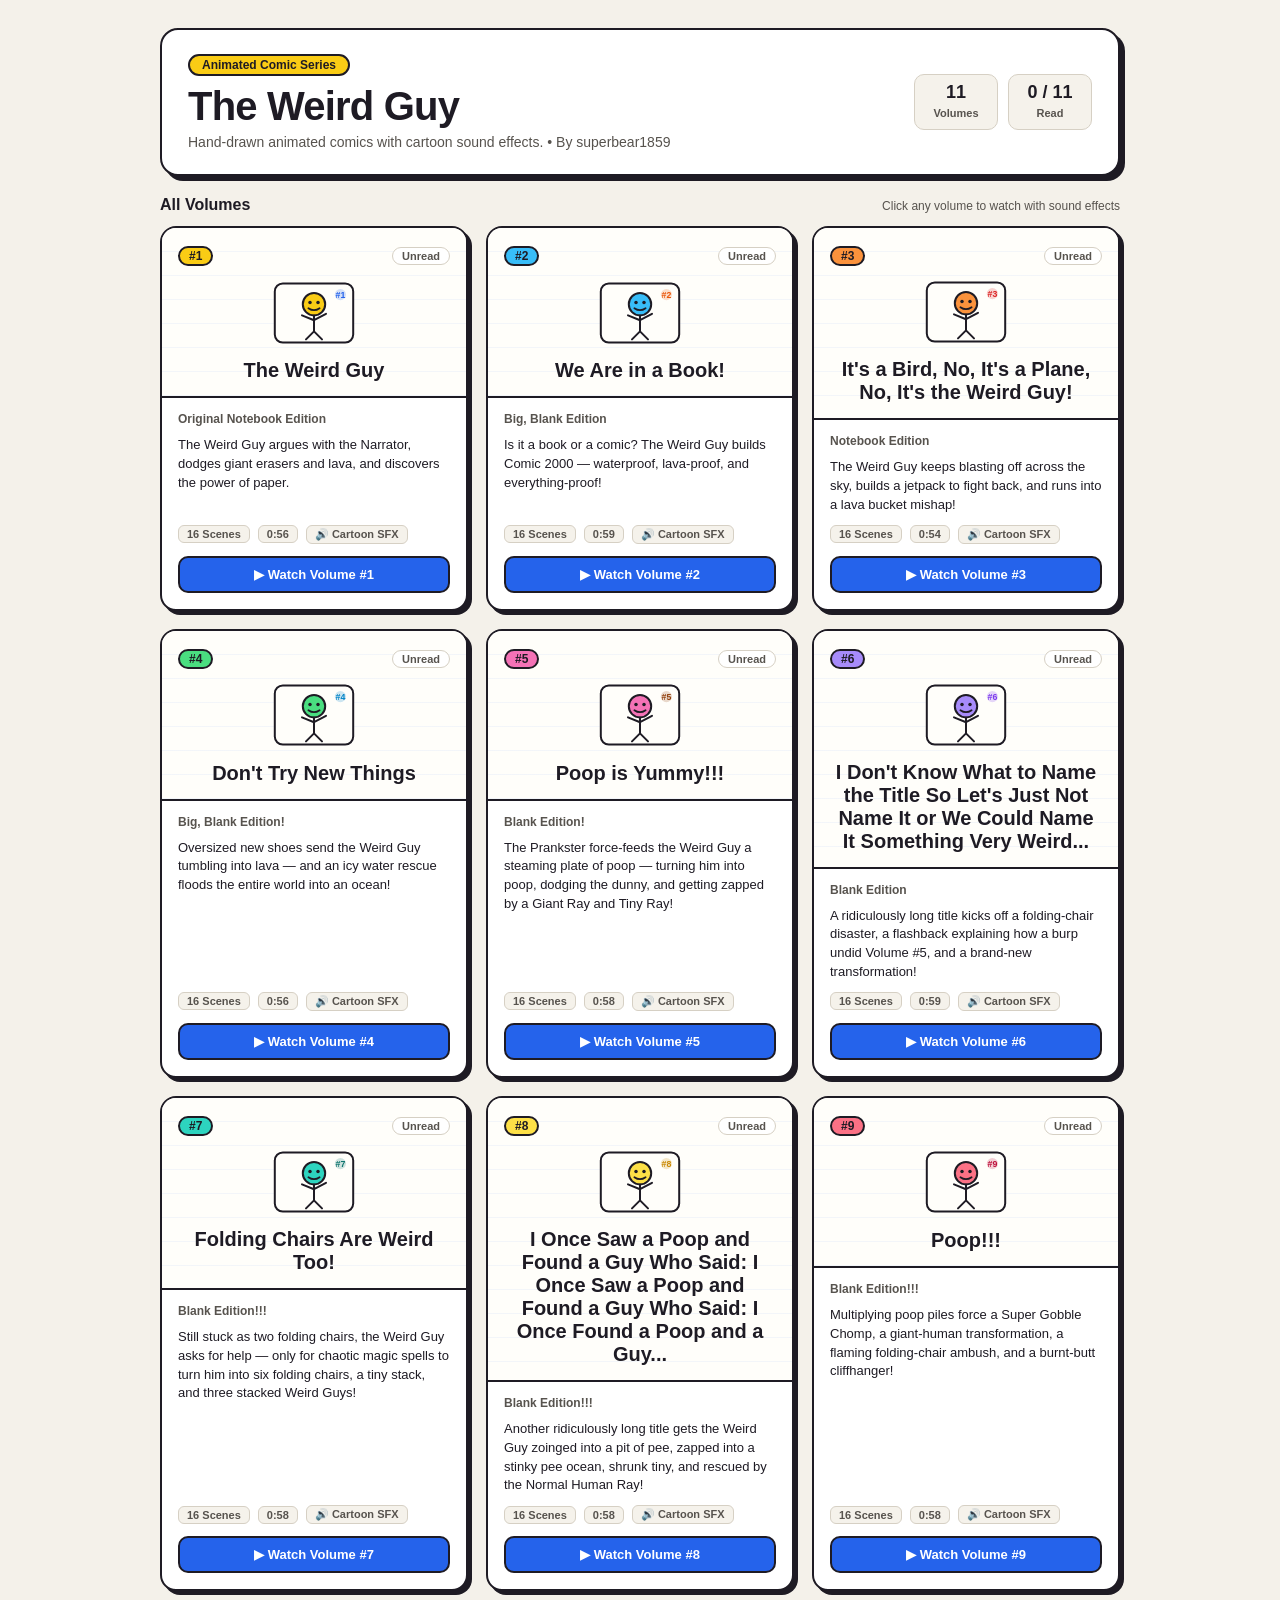
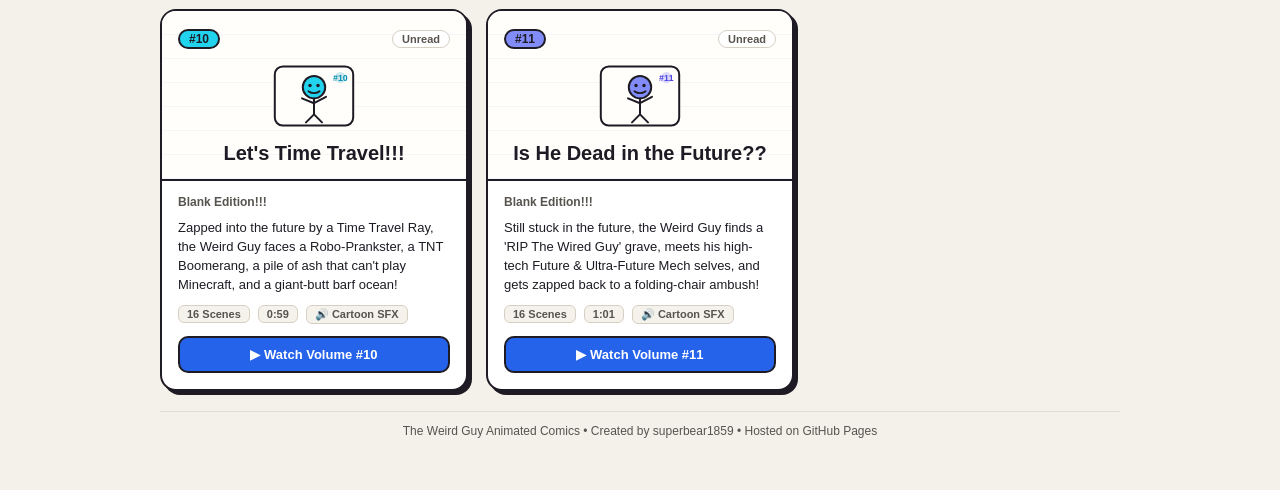
<file: index.html>
<!DOCTYPE html>
<html lang="en">
<head>
  <meta charset="utf-8" />
  <meta name="viewport" content="width=device-width, initial-scale=1.0" />
  <title>The Weird Guy — Animated Comic Series by superbear1859</title>
  <link rel="stylesheet" href="assets/reader.css?v=2" />
</head>
<body>
  <main class="library-wrap">
    <header class="hero">
      <div>
        <span class="hero-kicker">Animated Comic Series</span>
        <h1 id="seriesTitle" class="hero-title">The Weird Guy</h1>
        <p id="seriesSub" class="hero-sub">Hand-drawn animated comics with cartoon sound effects &bull; By superbear1859</p>
      </div>
      <div class="hero-stats" id="heroStats">
        <div class="stat-chip">
          <span class="stat-num" id="statVols">—</span>
          <span class="stat-lbl">Volumes</span>
        </div>
        <div class="stat-chip">
          <span class="stat-num" id="statRead">0</span>
          <span class="stat-lbl">Read</span>
        </div>
      </div>
    </header>

    <section id="continueBanner" class="continue-banner" style="display: none;"></section>

    <section>
      <div class="section-header" style="margin-bottom: 12px;">
        <h2 class="section-title">All Volumes</h2>
        <span class="section-hint">Click any volume to watch with sound effects</span>
      </div>
      <div id="shelfGrid" class="shelf-grid"></div>
    </section>

    <footer class="site-footer">
      The Weird Guy Animated Comics &bull; Created by superbear1859 &bull; Hosted on GitHub Pages
    </footer>
  </main>

  <script src="assets/nav.js?v=3"></script>
  <script>
    (function () {
      'use strict';

      const esc = s => String(s)
        .replace(/&/g, '&amp;')
        .replace(/</g, '&lt;')
        .replace(/>/g, '&gt;')
        .replace(/"/g, '&quot;');

      function weirdGuyCoverDoodle(vol) {
        const accent = vol.coverAccent || '#2563EB';
        const badge = vol.badgeColor || '#FACC15';
        return `
          <svg width="88" height="72" viewBox="0 0 110 90" aria-hidden="true">
            <rect x="6" y="8" width="98" height="74" rx="10" fill="#FFFEFA" stroke="#1E1B24" stroke-width="2.5" />
            <circle cx="55" cy="34" r="14" fill="${badge}" stroke="#1E1B24" stroke-width="2.5" />
            <circle cx="50" cy="32" r="2.2" fill="#1E1B24" />
            <circle cx="60" cy="32" r="2.2" fill="#1E1B24" />
            <path d="M 48 39 Q 55 44 62 39" fill="none" stroke="#1E1B24" stroke-width="2.2" stroke-linecap="round" />
            <path d="M 55 48 L 55 68 M 55 54 L 40 48 M 55 54 L 70 46 M 55 68 L 45 78 M 55 68 L 65 78"
                  fill="none" stroke="#1E1B24" stroke-width="2.5" stroke-linecap="round" />
            <circle cx="88" cy="22" r="7" fill="${accent}" opacity="0.2" />
            <text x="88" y="26" text-anchor="middle" font-size="11" font-weight="900" fill="${accent}">#${esc(vol.number)}</text>
          </svg>
        `;
      }

      function renderLibrary(data) {
        const series = data.series || {};
        const volumes = Array.isArray(data.volumes) ? data.volumes : [];
        const progress = window.WeirdGuyProgress ? window.WeirdGuyProgress.load() : { lastVolumeId: null, volumes: {} };

        if (series.title) {
          document.getElementById('seriesTitle').textContent = series.title;
        }
        if (series.tagline || series.author) {
          const parts = [series.tagline, series.author ? `By ${series.author}` : ''].filter(Boolean);
          document.getElementById('seriesSub').textContent = parts.join(' • ');
        }

        const readCount = volumes.filter(v => progress.volumes[v.id] && progress.volumes[v.id].completed).length;
        document.getElementById('statVols').textContent = String(volumes.length);
        document.getElementById('statRead').textContent = `${readCount} / ${volumes.length}`;

        // Continue Reading banner
        const banner = document.getElementById('continueBanner');
        if (progress.lastVolumeId) {
          const lastIdx = volumes.findIndex(v => v.id === progress.lastVolumeId);
          const lastVol = lastIdx >= 0 ? volumes[lastIdx] : null;
          const lastProg = lastVol ? progress.volumes[lastVol.id] : null;

          if (lastVol && lastProg) {
            const nextVol = volumes[lastIdx + 1] || null;
            if (lastProg.completed && nextVol && !(progress.volumes[nextVol.id] && progress.volumes[nextVol.id].completed)) {
              banner.style.display = 'flex';
              banner.innerHTML = `
                <div class="continue-info">
                  <span class="continue-label">Up Next</span>
                  <span class="continue-title">Volume #${esc(nextVol.number)}: ${esc(nextVol.title)}</span>
                  <span class="continue-meta">You finished Volume #${esc(lastVol.number)} &bull; Ready for the next adventure!</span>
                </div>
                <a class="btn-primary" href="${esc(nextVol.path)}">Start Volume #${esc(nextVol.number)} &rarr;</a>
              `;
            } else if (!lastProg.completed && lastProg.sceneIdx > 0) {
              const panelLabel = lastProg.sceneIdx === 0 ? 'Cover' : `Panel ${lastProg.sceneIdx}`;
              banner.style.display = 'flex';
              banner.innerHTML = `
                <div class="continue-info">
                  <span class="continue-label">Continue Reading</span>
                  <span class="continue-title">Volume #${esc(lastVol.number)}: ${esc(lastVol.title)}</span>
                  <span class="continue-meta">Left off at ${panelLabel} (${lastProg.sceneIdx + 1} / ${lastProg.totalScenes || lastVol.panels})</span>
                </div>
                <a class="btn-primary" href="${esc(lastVol.path)}#scene=${lastProg.sceneIdx}">Resume &rarr;</a>
              `;
            }
          }
        }

        // Shelf Grid
        const grid = document.getElementById('shelfGrid');
        grid.innerHTML = volumes.map(vol => {
          const vp = progress.volumes[vol.id];
          const total = (vp && vp.totalScenes) || vol.panels || 16;
          const pct = vp ? (vp.completed ? 100 : Math.min(99, Math.round(((vp.sceneIdx + 1) / total) * 100))) : 0;

          let statusHtml = '<span class="vol-status">Unread</span>';
          let ctaLabel = `Watch Volume #${vol.number}`;
          let href = vol.path;

          if (vp && vp.completed) {
            statusHtml = '<span class="vol-status read">&#10003; Read</span>';
            ctaLabel = 'Watch Again';
          } else if (vp && vp.sceneIdx > 0) {
            statusHtml = `<span class="vol-status reading">Panel ${vp.sceneIdx} / ${total}</span>`;
            ctaLabel = 'Continue Watching';
            href = `${vol.path}#scene=${vp.sceneIdx}`;
          }

          const coverArt = vol.cover
            ? `<img src="${esc(vol.cover)}" alt="Volume ${esc(vol.number)} cover" style="max-height:84px;border-radius:8px;border:2px solid #1E1B24;" />`
            : weirdGuyCoverDoodle(vol);

          const progressHtml = vp ? `
            <div class="progress-wrap">
              <div class="progress-track">
                <div class="progress-fill${vp.completed ? ' done' : ''}" style="width: ${pct}%"></div>
              </div>
              <span class="progress-text">${vp.completed ? 'Completed' : `${pct}% watched`}</span>
            </div>
          ` : '';

          return `
            <article class="vol-card">
              <div class="vol-cover">
                <div class="vol-cover-top">
                  <span class="badge-num" style="background: ${esc(vol.badgeColor || '#FACC15')}">#${esc(vol.number)}</span>
                  ${statusHtml}
                </div>
                <div class="vol-cover-art">${coverArt}</div>
                <div class="vol-cover-title">${esc(vol.title)}</div>
              </div>
              <div class="vol-body">
                <div class="vol-edition">${esc(vol.edition || '')}</div>
                <p class="vol-desc">${esc(vol.description || '')}</p>
                <div class="vol-meta">
                  <span class="meta-pill">${esc(vol.panels)} Scenes</span>
                  <span class="meta-pill">${esc(vol.duration)}</span>
                  <span class="meta-pill">&#128266; Cartoon SFX</span>
                </div>
                ${progressHtml}
                <div class="vol-actions">
                  <a class="vol-read-btn" href="${esc(href)}">&#9654; ${esc(ctaLabel)}</a>
                </div>
              </div>
            </article>
          `;
        }).join('');
      }

      function loadLibrary() {
        fetch('volumes.json', { cache: 'no-cache' })
          .then(r => {
            if (!r.ok) throw new Error('Could not load volumes.json');
            return r.json();
          })
          .then(renderLibrary)
          .catch(() => {
            document.getElementById('shelfGrid').innerHTML = `
              <div class="card" style="grid-column: 1 / -1;">
                <p style="font-size:14px;font-weight:700;margin-bottom:6px;">Open via a local server or GitHub Pages</p>
                <p style="font-size:13px;color:#57534E;">
                  Your browser blocked loading <code>volumes.json</code> directly from <code>file://</code>.
                  Run <code>python3 -m http.server</code> in this folder (or open the GitHub Pages URL) to browse volumes.
                </p>
              </div>
            `;
          });
      }

      loadLibrary();
      window.addEventListener('pageshow', (e) => {
        if (e.persisted) loadLibrary();
      });
    })();
  </script>
</body>
</html>
</file>
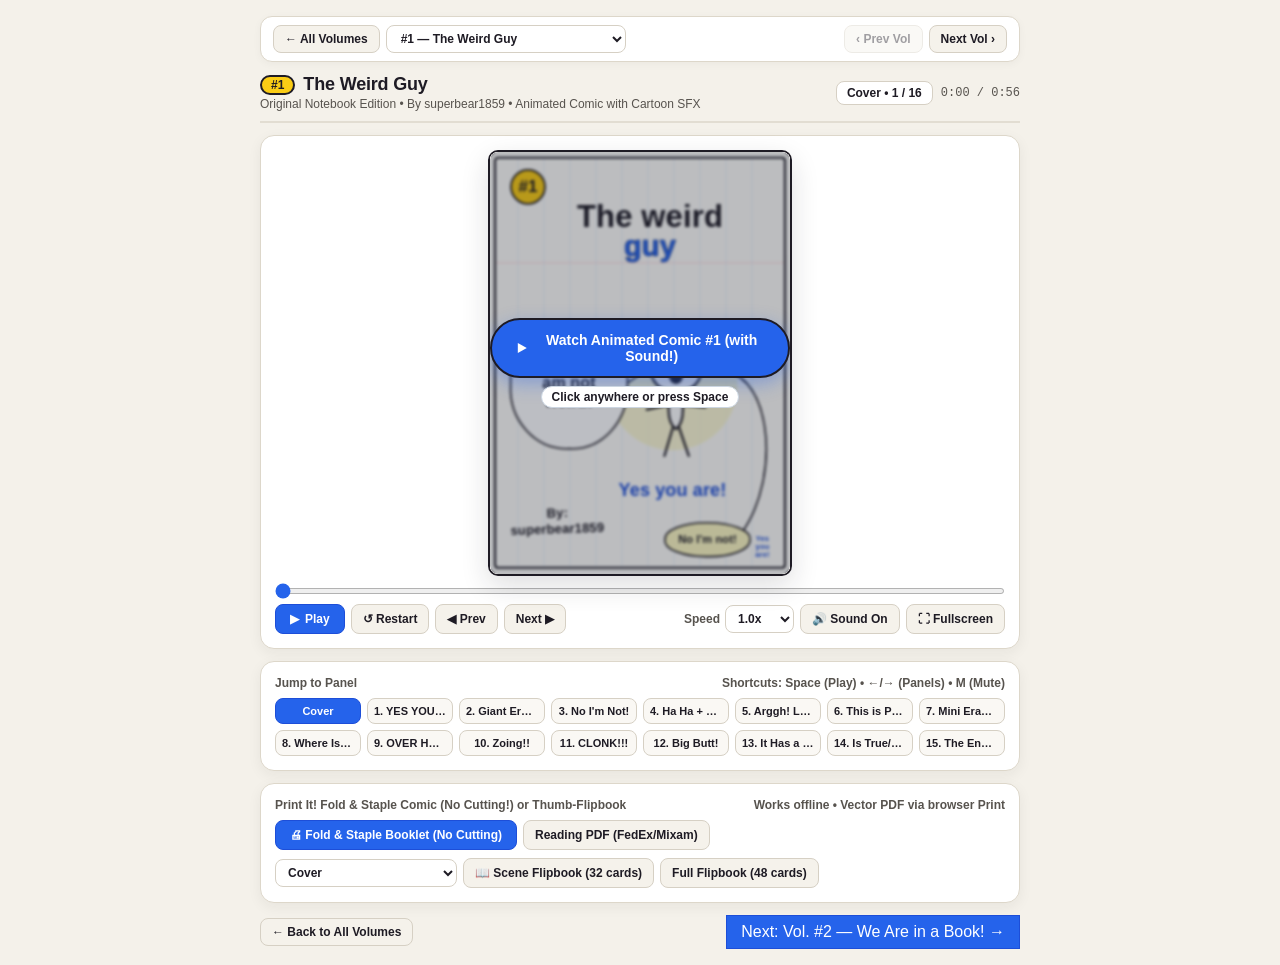
<file: volumes/01/index.html>
<!DOCTYPE html>
<html lang="en">
<head>
  <meta charset="utf-8" />
  <meta name="viewport" content="width=device-width, initial-scale=1.0" />
  <title>The Weird Guy #1 — Animated Comic by superbear1859</title>
  <link rel="stylesheet" href="../../assets/reader.css?v=2" />
</head>
<body>
  <div class="wrap">
    <nav id="seriesNav" class="series-nav" aria-label="Series navigation"></nav>

    <div class="topbar">
      <div>
        <div class="title-row">
          <span class="badge-num" style="background: #FACC15;">#1</span>
          <h1>The Weird Guy</h1>
        </div>
        <div class="subtitle">Original Notebook Edition &bull; By superbear1859 &bull; Animated Comic with Cartoon SFX</div>
      </div>
      <div class="meta-row">
        <span id="sceneBadge" class="pill-badge">Cover &bull; 1 / 16</span>
        <span id="timeReadout" class="time-txt">0:00 / 0:59</span>
      </div>
    </div>

    <div class="card stage-wrap">
      <div class="comic-stage-shell" id="stageContainer" title="Click to Play / Pause">
        <div id="stage" style="width:100%;height:100%;"></div>
        <div id="playOverlay">
          <button id="overlayPlayBtn">
            <svg width="18" height="18" viewBox="0 0 24 24" fill="currentColor"><polygon points="6,4 20,12 6,20"/></svg>
            Watch Animated Comic #1 (with Sound!)
          </button>
          <span class="overlay-hint">Click anywhere or press Space</span>
        </div>
      </div>

      <div class="controls">
        <input id="scrubber" type="range" min="0" max="1000" value="0" step="1" aria-label="Animation timeline" />
        <div class="btn-bar">
          <div class="btn-group">
            <button id="btnPlay" class="btn-primary"><span id="playIcon">&#9654;</span><span id="playLabel">Play</span></button>
            <button id="btnRestart" class="btn-sec" title="Restart from Cover">&#8634; Restart</button>
            <button id="btnPrev" class="btn-sec" title="Previous Panel (Left Arrow)">&#9664; Prev</button>
            <button id="btnNext" class="btn-sec" title="Next Panel (Right Arrow)">Next &#9654;</button>
          </div>
          <div class="btn-group">
            <label class="speed-lbl">Speed
              <select id="speedSelect">
                <option value="0.75">0.75x</option>
                <option value="1" selected>1.0x</option>
                <option value="1.25">1.25x</option>
              </select>
            </label>
            <button id="btnMute" class="btn-sec" title="Toggle Sound Effects (M)">&#128266; Sound On</button>
          </div>
        </div>
      </div>
    </div>

    <div class="card">
      <div class="grid-head">
        <span>Jump to Panel</span>
        <span>Shortcuts: Space (Play) &bull; &larr;/&rarr; (Panels) &bull; M (Mute)</span>
      </div>
      <div id="sceneGrid"></div>
    </div>

    <div id="bottomVolNav" class="bottom-vol-nav"></div>
  </div>

  <script src="../../assets/nav.js?v=3" data-volume-id="01"></script>
<script>
/* ============================================================================
 * THE WEIRD GUY #1 — By superbear1859 (Original Notebook Edition)
 * Self-Contained Hand-Drawn SVG Comic Engine + Web Audio Cartoon SFX Engine
 * ============================================================================ */
(function () {
  'use strict';

  const NS = 'http://www.w3.org/2000/svg';
  const INK = '#1E1B24';
  const PAPER = '#FFFEFA';
  const FONT = "'Humor Sans', 'Comic Neue', 'Comic Sans MS', 'Chalkboard SE', 'Marker Felt', cursive, sans-serif";

  const clamp = (v, a = 0, b = 1) => Math.max(a, Math.min(b, v));
  const lerp = (a, b, t) => a + (b - a) * t;
  const invLerp = (a, b, v) => clamp((v - a) / (b - a), 0, 1);
  const easeOutCubic = t => 1 - Math.pow(1 - clamp(t), 3);
  const easeInOutCubic = t => {
    t = clamp(t);
    return t < 0.5 ? 4 * t * t * t : 1 - Math.pow(-2 * t + 2, 3) / 2;
  };
  const easeOutBack = (t, s = 1.70158) => {
    t = clamp(t) - 1;
    return 1 + (s + 1) * t * t * t + s * t * t;
  };
  const easeOutElastic = t => {
    t = clamp(t);
    if (t === 0 || t === 1) return t;
    return Math.pow(2, -10 * t) * Math.sin((t * 10 - 0.75) * ((2 * Math.PI) / 3)) + 1;
  };
  const easeOutBounce = t => {
    t = clamp(t);
    const n1 = 7.5625, d1 = 2.75;
    if (t < 1 / d1) return n1 * t * t;
    if (t < 2 / d1) return n1 * (t -= 1.5 / d1) * t + 0.75;
    if (t < 2.5 / d1) return n1 * (t -= 2.25 / d1) * t + 0.9375;
    return n1 * (t -= 2.625 / d1) * t + 0.984375;
  };

  const SCENES = [
    { id: 'cover',   panelNum: null, title: 'Cover',           duration: 4.3 },
    { id: 'panel1',  panelNum: 1,    title: 'YES YOU ARE!!!',  duration: 4.4 },
    { id: 'panel2',  panelNum: 2,    title: 'Giant Eraser!',   duration: 3.6 },
    { id: 'panel3',  panelNum: 3,    title: 'No I\'m Not!',    duration: 2.9 },
    { id: 'panel4',  panelNum: 4,    title: 'Ha Ha + Pfft!',   duration: 3.7 },
    { id: 'panel5',  panelNum: 5,    title: 'Arggh! Lava!',    duration: 4.1 },
    { id: 'panel6',  panelNum: 6,    title: 'This is Paper!',  duration: 3.5 },
    { id: 'panel7',  panelNum: 7,    title: 'Mini Eraser!',    duration: 3.5 },
    { id: 'panel8',  panelNum: 8,    title: 'Where Is He?',    duration: 2.7 },
    { id: 'panel9',  panelNum: 9,    title: 'OVER HERE!!!',    duration: 3.2 },
    { id: 'panel10', panelNum: 10,   title: 'Zoing!!',         duration: 2.3 },
    { id: 'panel11', panelNum: 11,   title: 'CLONK!!!',        duration: 3.0 },
    { id: 'panel12', panelNum: 12,   title: 'Big Butt!',       duration: 2.9 },
    { id: 'panel13', panelNum: 13,   title: 'It Has a Crack!', duration: 2.8 },
    { id: 'panel14', panelNum: 14,   title: 'Is True/False!',  duration: 4.4 },
    { id: 'panel15', panelNum: 15,   title: 'The End / Final', duration: 4.8 }
  ];

  let acc = 0;
  for (const s of SCENES) { s.start = acc; acc += s.duration; s.end = acc; }
  const TOTAL_DURATION = acc;

  const AUDIO_CUES = [
    // Cover
    { sceneIdx: 0, localT: 0.08, type: 'intro_jingle' },
    { sceneIdx: 0, localT: 1.05, type: 'weird_talk', count: 5, pitch: 530 },
    { sceneIdx: 0, localT: 2.05, type: 'narrator_talk', count: 3, pitch: 205 },
    { sceneIdx: 0, localT: 2.80, type: 'weird_talk', count: 3, pitch: 580 },
    { sceneIdx: 0, localT: 3.55, type: 'ping', pitch: 215 },
    // Panel 1 - Escalating Yes you are / No I'm not -> YES YOU ARE!!!
    { sceneIdx: 1, localT: 0.12, type: 'ping', pitch: 200 },
    { sceneIdx: 1, localT: 0.60, type: 'ping', pitch: 530 },
    { sceneIdx: 1, localT: 1.05, type: 'ping', pitch: 220 },
    { sceneIdx: 1, localT: 1.48, type: 'ping', pitch: 570 },
    { sceneIdx: 1, localT: 1.92, type: 'ping', pitch: 240 },
    { sceneIdx: 1, localT: 2.34, type: 'ping', pitch: 620 },
    { sceneIdx: 1, localT: 2.85, type: 'mega_boom' },
    // Panel 2 - Giant eraser fell from the sky! + ZOING!
    { sceneIdx: 2, localT: 0.15, type: 'fall_whistle' },
    { sceneIdx: 2, localT: 0.72, type: 'giant_slam' },
    { sceneIdx: 2, localT: 0.85, type: 'zoing' },
    // Panel 3 - That is what you deserve! + thud + No I'm not!
    { sceneIdx: 3, localT: 0.12, type: 'narrator_talk', count: 5, pitch: 205 },
    { sceneIdx: 3, localT: 0.65, type: 'thud' },
    { sceneIdx: 3, localT: 1.35, type: 'weird_talk', count: 3, pitch: 540 },
    // Panel 4 - Ha ha ha + prankster pfft! + Arggh!
    { sceneIdx: 4, localT: 0.10, type: 'evil_laugh' },
    { sceneIdx: 4, localT: 1.25, type: 'giggle' },
    { sceneIdx: 4, localT: 1.65, type: 'fart_pfft' },
    { sceneIdx: 4, localT: 2.35, type: 'weird_yell', pitch: 660 },
    // Panel 5 - Lava falling + Yet another giant eraser + Arggh! Lava!
    { sceneIdx: 5, localT: 0.20, type: 'lava_sizzle' },
    { sceneIdx: 5, localT: 1.10, type: 'weird_yell', pitch: 680 },
    { sceneIdx: 5, localT: 1.65, type: 'fall_whistle' },
    { sceneIdx: 5, localT: 2.22, type: 'giant_slam' },
    // Panel 6 - Wait, this is paper!
    { sceneIdx: 6, localT: 0.35, type: 'paper_crinkle' },
    { sceneIdx: 6, localT: 1.25, type: 'thought_ding' },
    { sceneIdx: 6, localT: 1.55, type: 'weird_talk', count: 5, pitch: 520 },
    // Panel 7 - Pulls out mini eraser and erases paper-lava!
    { sceneIdx: 7, localT: 0.45, type: 'ding' },
    { sceneIdx: 7, localT: 1.05, type: 'eraser_scrub' },
    // Panel 8 - Where is the Narrator???
    { sceneIdx: 8, localT: 0.30, type: 'weird_talk', count: 6, pitch: 540 },
    // Panel 9 - OVER HERE!!! + ZOING!
    { sceneIdx: 9, localT: 0.12, type: 'mega_boom' },
    { sceneIdx: 9, localT: 0.55, type: 'zoing' },
    // Panel 10 - Still flying ZOING!
    { sceneIdx: 10, localT: 0.25, type: 'zoing' },
    // Panel 11 - CLONK!!! + owww!
    { sceneIdx: 11, localT: 0.52, type: 'clonk' },
    { sceneIdx: 11, localT: 1.15, type: 'squeak_ow' },
    // Panel 12 - My butt is big!
    { sceneIdx: 12, localT: 0.35, type: 'bump_boing' },
    { sceneIdx: 12, localT: 0.90, type: 'weird_talk', count: 4, pitch: 520 },
    // Panel 13 - It has a crack!
    { sceneIdx: 13, localT: 0.45, type: 'weird_talk', count: 4, pitch: 580 },
    // Panel 14 - Everyone's butt has a crack! / That's not true! / Is true! / Is false! / Is true!
    { sceneIdx: 14, localT: 0.12, type: 'narrator_talk', count: 6, pitch: 200 },
    { sceneIdx: 14, localT: 1.15, type: 'weird_talk', count: 4, pitch: 560 },
    { sceneIdx: 14, localT: 2.05, type: 'ping', pitch: 225 },
    { sceneIdx: 14, localT: 2.65, type: 'ping', pitch: 600 },
    { sceneIdx: 14, localT: 3.35, type: 'ping', pitch: 245 },
    // Panel 15 - You can guess what happens... The End / It should be The Final! / Nuh-uh! / Uh-huh! / Nuh-uh!
    { sceneIdx: 15, localT: 0.12, type: 'narrator_talk', count: 5, pitch: 210 },
    { sceneIdx: 15, localT: 1.05, type: 'outro_jingle' },
    { sceneIdx: 15, localT: 2.05, type: 'weird_talk', count: 6, pitch: 550 },
    { sceneIdx: 15, localT: 3.05, type: 'ping', pitch: 220 },
    { sceneIdx: 15, localT: 3.55, type: 'ping', pitch: 590 },
    { sceneIdx: 15, localT: 4.05, type: 'ping', pitch: 205 }
  ].map((c, idx) => ({ ...c, id: idx, globalT: SCENES[c.sceneIdx].start + c.localT }));

  // --- SVG Primitives ---
  const esc = str => String(str).replace(/&/g, '&amp;').replace(/</g, '&lt;').replace(/>/g, '&gt;').replace(/"/g, '&quot;');

  function svgText(x, y, text, opts = {}) {
    const { size = 28, weight = '700', fill = INK, anchor = 'middle', rot = 0, opacity = 1, stroke = 'none', strokeWidth = 0, letterSpacing = 0.3 } = opts;
    if (opacity <= 0.005) return '';
    const tf = rot ? ` transform="rotate(${rot.toFixed(1)} ${x.toFixed(1)} ${y.toFixed(1)})"` : '';
    const st = stroke !== 'none' ? ` stroke="${stroke}" stroke-width="${strokeWidth}" paint-order="stroke"` : '';
    return `<text x="${x.toFixed(1)}" y="${y.toFixed(1)}" font-family="${FONT}" font-size="${size}" font-weight="${weight}" fill="${fill}" text-anchor="${anchor}" letter-spacing="${letterSpacing}" opacity="${opacity.toFixed(3)}"${st}${tf}>${esc(text)}</text>`;
  }

  function svgMultiText(x, y, lines, opts = {}) {
    const lineH = opts.lineHeight || (opts.size || 24) * 1.18;
    const startY = y - ((lines.length - 1) * lineH) / 2;
    return lines.map((line, i) => svgText(x, startY + i * lineH, line, opts)).join('');
  }

  function speechBubble(opts) {
    const { cx, cy, rx, ry, tailX, tailY, lines = [], fontSize = 22, lineHeight, fill = '#FFFFFF', stroke = INK, strokeWidth = 3.2, textColor = INK, spiky = false, scale = 1, opacity = 1, rot = 0 } = opts;
    if (opacity <= 0.005 || scale <= 0.01) return '';
    let shape = '';
    if (spiky) {
      const spikes = 16, pts = [];
      for (let i = 0; i < spikes * 2; i++) {
        const a = (i / (spikes * 2)) * Math.PI * 2;
        const m = i % 2 === 0 ? 1.12 : 0.88;
        pts.push(`${(Math.cos(a) * rx * m).toFixed(1)},${(Math.sin(a) * ry * m).toFixed(1)}`);
      }
      let tail = '';
      if (tailX !== undefined && tailY !== undefined) {
        const dx = tailX - cx, dy = tailY - cy, ang = Math.atan2(dy, dx);
        tail = `<path d="M ${(Math.cos(ang - 0.25) * rx * 0.72).toFixed(1)} ${(Math.sin(ang - 0.25) * ry * 0.72).toFixed(1)} L ${dx.toFixed(1)} ${dy.toFixed(1)} L ${(Math.cos(ang + 0.25) * rx * 0.72).toFixed(1)} ${(Math.sin(ang + 0.25) * ry * 0.72).toFixed(1)}" fill="${fill}" stroke="${stroke}" stroke-width="${strokeWidth}" stroke-linejoin="round" stroke-linecap="round"/>`;
      }
      shape = `${tail}<polygon points="${pts.join(' ')}" fill="${fill}" stroke="${stroke}" stroke-width="${strokeWidth}" stroke-linejoin="round"/>`;
    } else {
      const k = 0.55228;
      const d = [
        `M 0 ${(-ry).toFixed(1)}`,
        `C ${(rx * k * 1.03).toFixed(1)} ${(-ry * 0.99).toFixed(1)}, ${(rx * 1.02).toFixed(1)} ${(-ry * k).toFixed(1)}, ${(rx * 0.99).toFixed(1)} 0`,
        `C ${(rx * 1.01).toFixed(1)} ${(ry * k * 1.02).toFixed(1)}, ${(rx * k).toFixed(1)} ${(ry * 1.02).toFixed(1)}, 0 ${(ry * 0.99).toFixed(1)}`,
        `C ${(-rx * k * 1.02).toFixed(1)} ${(ry * 1.01).toFixed(1)}, ${(-rx * 1.02).toFixed(1)} ${(ry * k).toFixed(1)}, ${(-rx * 0.99).toFixed(1)} 0`,
        `C ${(-rx * 1.01).toFixed(1)} ${(-ry * k * 1.02).toFixed(1)}, ${(-rx * k).toFixed(1)} ${(-ry * 1.02).toFixed(1)}, 0 ${(-ry).toFixed(1)} Z`
      ].join(' ');
      let tail = '', maskPatch = '';
      if (tailX !== undefined && tailY !== undefined) {
        const dx = tailX - cx, dy = tailY - cy, ang = Math.atan2(dy, dx);
        const b1x = Math.cos(ang - 0.24) * rx * 0.85, b1y = Math.sin(ang - 0.24) * ry * 0.85;
        const b2x = Math.cos(ang + 0.24) * rx * 0.85, b2y = Math.sin(ang + 0.24) * ry * 0.85;
        const midX = (b1x + b2x) * 0.35 + dx * 0.35, midY = (b1y + b2y) * 0.35 + dy * 0.35;
        tail = `<path d="M ${b1x.toFixed(1)} ${b1y.toFixed(1)} Q ${midX.toFixed(1)} ${midY.toFixed(1)} ${dx.toFixed(1)} ${dy.toFixed(1)} Q ${(midX + (b2x - b1x) * 0.3).toFixed(1)} ${(midY + (b2y - b1y) * 0.3).toFixed(1)} ${b2x.toFixed(1)} ${b2y.toFixed(1)}" fill="${fill}" stroke="${stroke}" stroke-width="${strokeWidth}" stroke-linejoin="round" stroke-linecap="round"/>`;
        maskPatch = `<path d="M ${(b1x * 0.95).toFixed(1)} ${(b1y * 0.95).toFixed(1)} L ${(dx * 0.78).toFixed(1)} ${(dy * 0.78).toFixed(1)} L ${(b2x * 0.95).toFixed(1)} ${(b2y * 0.95).toFixed(1)} Z" fill="${fill}" stroke="none"/>`;
      }
      shape = `${tail}<path d="${d}" fill="${fill}" stroke="${stroke}" stroke-width="${strokeWidth}" stroke-linejoin="round"/>${maskPatch}`;
    }
    const txt = svgMultiText(0, 6, lines, { size: fontSize, lineHeight: lineHeight || fontSize * 1.15, fill: textColor });
    return `<g transform="translate(${cx.toFixed(1)} ${cy.toFixed(1)}) rotate(${rot.toFixed(1)}) scale(${scale.toFixed(3)})" opacity="${opacity.toFixed(3)}">${shape}${txt}</g>`;
  }

  function handArrow(x1, y1, x2, y2, cx, cy, color = INK) {
    const ang = Math.atan2(y2 - cy, x2 - cx), len = 13;
    return `<g stroke="${color}" stroke-width="3" fill="none" stroke-linecap="round" stroke-linejoin="round">
      <path d="M ${x1.toFixed(1)} ${y1.toFixed(1)} Q ${cx.toFixed(1)} ${cy.toFixed(1)} ${x2.toFixed(1)} ${y2.toFixed(1)}"/>
      <path d="M ${(x2 - Math.cos(ang - 0.5) * len).toFixed(1)} ${(y2 - Math.sin(ang - 0.5) * len).toFixed(1)} L ${x2.toFixed(1)} ${y2.toFixed(1)} L ${(x2 - Math.cos(ang + 0.5) * len).toFixed(1)} ${(y2 - Math.sin(ang + 0.5) * len).toFixed(1)}"/>
    </g>`;
  }

  // --- Characters ---
  function weirdGuy(opts = {}) {
    const {
      x = 300, y = 500, scale = 1, rot = 0,
      eyes = 'normal', mouth = 'open', arms = 'out', legs = 'stand',
      bigButt = false, buttScale = 1, holdingEraser = false, eraserProgress = 0,
      t = 0, opacity = 1
    } = opts;
    if (opacity <= 0.005) return '';
    const mouthPulse = mouth === 'yell' ? 1 + Math.sin(t * 28) * 0.08 : 1;
    const hw = Math.sin(t * 14) * 2.5;

    // Comedic giant cartoon butt sticking out right side (Panels 12, 13, 14!)
    let buttSvg = '';
    if (bigButt && buttScale > 0.02) {
      buttSvg = `<g transform="translate(8 36) scale(${buttScale.toFixed(3)})">
        <path d="M 0 -22 C 36 -30, 62 -12, 54 6 C 48 16, 36 16, 28 10 C 44 22, 48 42, 26 48 C 6 52, -4 34, -2 20 Z"
              fill="#FFFFFF" stroke="${INK}" stroke-width="3.6" stroke-linejoin="round"/>
        <!-- Distinct cartoon crack line -->
        <path d="M 28 10 Q 16 14 8 12" fill="none" stroke="${INK}" stroke-width="3.2" stroke-linecap="round"/>
      </g>`;
    }

    const torso = `<path d="M -2 -8 C -16 -2, -16 44, 0 54 C 15 44, 15 -2, 2 -8 Z" fill="#FFF" stroke="${INK}" stroke-width="3.6" stroke-linecap="round" stroke-linejoin="round"/>`;

    let legSvg = '';
    if (legs === 'flying') legSvg = `<path d="M -5 50 L -26 94 M 5 50 L 28 92" stroke="${INK}" stroke-width="3.6" stroke-linecap="round"/>`;
    else if (legs === 'kicking') {
      const k = Math.sin(t * 18) * 6;
      legSvg = `<path d="M -5 50 L ${(-24 + k).toFixed(1)} 95 M 5 50 L ${(26 - k).toFixed(1)} 92" stroke="${INK}" stroke-width="3.6" stroke-linecap="round"/>`;
    } else legSvg = `<path d="M -5 51 Q -12 75 -19 98 M 5 51 Q 13 75 21 98" stroke="${INK}" stroke-width="3.6" stroke-linecap="round" fill="none"/>`;

    let armSvg = '';
    if (holdingEraser) {
      const scrub = Math.sin(eraserProgress * Math.PI * 6) * 14;
      armSvg = `
        <path d="M -11 14 L -46 20" stroke="${INK}" stroke-width="3.6" stroke-linecap="round"/>
        <path d="M 11 10 C 56 4, 62 -52, ${(18 + scrub).toFixed(1)} -108" fill="none" stroke="${INK}" stroke-width="3.6" stroke-linecap="round"/>
        <!-- Little pink & blue handheld eraser! -->
        <g transform="translate(${(16 + scrub).toFixed(1)} -122) rotate(${(-24 + scrub * 0.6).toFixed(1)})">
          <rect x="-14" y="-22" width="28" height="44" rx="4" fill="#F472B6" stroke="${INK}" stroke-width="2.6"/>
          <rect x="-14" y="-8" width="28" height="22" fill="#EFF6FF" stroke="${INK}" stroke-width="2.2"/>
          <line x1="-5" y1="-8" x2="-5" y2="14" stroke="#3B82F6" stroke-width="3"/>
          <line x1="5" y1="-8" x2="5" y2="14" stroke="#3B82F6" stroke-width="3"/>
        </g>`;
    } else if (arms === 'up') {
      armSvg = `<path d="M -11 12 L -46 -12 M 11 12 L 46 -14" stroke="${INK}" stroke-width="3.6" stroke-linecap="round"/>`;
    } else if (arms === 'flying') {
      armSvg = `<path d="M -11 10 L -46 32 M 11 10 L 46 32" stroke="${INK}" stroke-width="3.6" stroke-linecap="round"/>`;
    } else if (arms === 'splat') {
      armSvg = `<path d="M -11 14 L -44 46 M 11 14 L 44 42" stroke="${INK}" stroke-width="3.6" stroke-linecap="round"/>`;
    } else {
      armSvg = `<path d="M -11 14 L -48 22 M 11 14 L 48 18" stroke="${INK}" stroke-width="3.6" stroke-linecap="round"/>`;
    }

    const head = `<path d="M 0 -92 C 26 -93, 44 -74, 42 -48 C 43 -22, 24 -7, 0 -8 C -25 -7, -43 -23, -42 -49 C -43 -75, -24 -92, 0 -92 Z" fill="#FFF" stroke="${INK}" stroke-width="3.8" stroke-linejoin="round"/>`;
    const hair = `<path d="M ${(-15 + hw * 0.4).toFixed(1)} -120 L -1 -91 L ${(16 + hw * 0.4).toFixed(1)} -122" fill="none" stroke="${INK}" stroke-width="3.6" stroke-linecap="round" stroke-linejoin="round"/>`;

    let eyeSvg = '';
    if (eyes === 'squint') eyeSvg = `<path d="M -22 -70 L -10 -62 L -22 -54 M 22 -70 L 10 -62 L 22 -54" fill="none" stroke="${INK}" stroke-width="3.5" stroke-linecap="round" stroke-linejoin="round"/>`;
    else if (eyes === 'angry') eyeSvg = `<path d="M -14 -76 L -12 -55 M 14 -76 L 12 -55" stroke="${INK}" stroke-width="4.2" stroke-linecap="round"/>`;
    else if (eyes === 'happy') eyeSvg = `<path d="M -12 -74 L -12 -56 M 12 -74 L 12 -56" stroke="${INK}" stroke-width="3.6" stroke-linecap="round"/>`;
    else eyeSvg = `<path d="M -12 -75 L -11 -56 M 12 -75 L 13 -56" stroke="${INK}" stroke-width="3.6" stroke-linecap="round"/>`;

    let mouthSvg = '';
    if (mouth === 'smile') mouthSvg = `<path d="M -18 -42 Q 0 -22 18 -42" fill="none" stroke="${INK}" stroke-width="3.6" stroke-linecap="round"/>`;
    else if (mouth === 'frown') mouthSvg = `<path d="M -16 -30 Q 0 -46 16 -30" fill="none" stroke="${INK}" stroke-width="3.6" stroke-linecap="round"/>`;
    else if (mouth === 'yell') mouthSvg = `<g transform="translate(0 -34) scale(${mouthPulse.toFixed(3)})"><ellipse cx="0" cy="0" rx="14" ry="20" fill="${INK}"/><ellipse cx="0" cy="10" rx="8" ry="6" fill="#DC2626" opacity="0.85"/></g>`;
    else mouthSvg = `<ellipse cx="0" cy="-36" rx="12" ry="16" fill="${INK}"/>`;

    return `<g transform="translate(${x.toFixed(1)} ${y.toFixed(1)}) rotate(${rot.toFixed(1)}) scale(${scale.toFixed(3)})" opacity="${opacity.toFixed(3)}">${buttSvg}${legSvg}${torso}${armSvg}${head}${hair}${eyeSvg}${mouthSvg}</g>`;
  }

  function prankster(opts = {}) {
    const { x = 150, y = 700, scale = 1, t = 0, opacity = 1 } = opts;
    if (opacity <= 0.005) return '';
    const bob = Math.sin(t * 10) * 2.5;
    return `<g transform="translate(${x.toFixed(1)} ${(y + bob).toFixed(1)}) scale(${scale.toFixed(3)})" opacity="${opacity.toFixed(3)}">
      <path d="M -4 38 L -18 70 M 4 38 L 18 70" stroke="${INK}" stroke-width="3.3" stroke-linecap="round"/>
      <ellipse cx="0" cy="18" rx="9" ry="22" fill="#FFF" stroke="${INK}" stroke-width="3.3"/>
      <path d="M -9 10 L -38 20 M 9 10 L 34 16" stroke="${INK}" stroke-width="3.3" stroke-linecap="round"/>
      <circle cx="0" cy="-26" r="24" fill="#FFF" stroke="${INK}" stroke-width="3.4"/>
      <path d="M -7 -36 L -7 -23 M 7 -36 L 7 -23" stroke="${INK}" stroke-width="3.2" stroke-linecap="round"/>
      <path d="M -13 -19 Q 0 -6 13 -19" fill="none" stroke="${INK}" stroke-width="3.2" stroke-linecap="round"/>
    </g>`;
  }

  function giantEraser(opts = {}) {
    const { x = 165, y = 550, scale = 1, rot = 0, opacity = 1 } = opts;
    if (opacity <= 0.005) return '';
    return `<g transform="translate(${x.toFixed(1)} ${y.toFixed(1)}) rotate(${rot.toFixed(1)}) scale(${scale.toFixed(3)})" opacity="${opacity.toFixed(3)}">
      <rect x="-78" y="-110" width="156" height="210" rx="10" fill="#F472B6" stroke="${INK}" stroke-width="4"/>
      <rect x="-78" y="-56" width="156" height="128" fill="#EFF6FF" stroke="${INK}" stroke-width="3.8"/>
      <line x1="-46" y1="-56" x2="-46" y2="72" stroke="#3B82F6" stroke-width="10" opacity="0.75"/>
      <line x1="-16" y1="-56" x2="-16" y2="72" stroke="#3B82F6" stroke-width="10" opacity="0.75"/>
      <line x1="16" y1="-56" x2="16" y2="72" stroke="#3B82F6" stroke-width="10" opacity="0.75"/>
      <line x1="46" y1="-56" x2="46" y2="72" stroke="#3B82F6" stroke-width="10" opacity="0.75"/>
      <line x1="-46" y1="-56" x2="-46" y2="72" stroke="${INK}" stroke-width="3"/>
      <line x1="-16" y1="-56" x2="-16" y2="72" stroke="${INK}" stroke-width="3"/>
      <line x1="16" y1="-56" x2="16" y2="72" stroke="${INK}" stroke-width="3"/>
      <line x1="46" y1="-56" x2="46" y2="72" stroke="${INK}" stroke-width="3"/>
      <rect x="-78" y="-56" width="156" height="128" fill="none" stroke="${INK}" stroke-width="3.8"/>
      <line x1="-60" y1="-94" x2="54" y2="-94" stroke="#FBCFE8" stroke-width="6" stroke-linecap="round"/>
      ${svgText(0, 14, 'ERASER', { size: 22, fill: INK, stroke: '#FFF', strokeWidth: 5 })}
    </g>`;
  }

  // Notebook-paper Lava-Sheet (Panels 5, 6, 7 — starts glowing orange-red lava, turns into ruled paper!)
  function lavaPaperSheet(opts = {}) {
    const { x = 250, y = 260, width = 220, height = 250, paperMix = 0, erased = 0, t = 0 } = opts;
    const wave = Math.sin(t * 10) * 6;
    const fill = paperMix < 0.5 ? '#FB923C' : '#FFFEFA';
    const stroke = paperMix < 0.5 ? '#DC2626' : INK;
    const hw = width / 2, hh = height / 2;
    const op = clamp(1 - erased * 0.65, 0.25, 1);

    // Wavy steam/heat lines rising above
    let steam = '';
    for (let i = -1; i <= 1; i++) {
      const sx = i * (hw * 0.55);
      steam += `<path d="M ${sx.toFixed(1)} ${(-hh - 12).toFixed(1)} Q ${(sx - 14 + wave).toFixed(1)} ${(-hh - 48).toFixed(1)} ${sx.toFixed(1)} ${(-hh - 82).toFixed(1)} T ${(sx + 6).toFixed(1)} ${(-hh - 135).toFixed(1)}" fill="none" stroke="${paperMix < 0.5 ? '#EA580C' : '#94A3B8'}" stroke-width="3.4" stroke-linecap="round" opacity="${op.toFixed(2)}"/>`;
    }

    // Wavy interior lines (lava ripples -> notebook blue lines!)
    let innerLines = '';
    const lineColor = paperMix < 0.5 ? '#FDE047' : '#93C5FD';
    for (let i = 1; i <= 4; i++) {
      const ly = -hh + (height * i) / 5.5;
      innerLines += `<path d="M ${(-hw * 0.72).toFixed(1)} ${ly.toFixed(1)} Q 0 ${(ly + (paperMix < 0.5 ? 14 : 5)).toFixed(1)} ${(hw * 0.72).toFixed(1)} ${ly.toFixed(1)}" fill="none" stroke="${lineColor}" stroke-width="${paperMix < 0.5 ? 5 : 2.6}" stroke-linecap="round" opacity="${op.toFixed(2)}"/>`;
    }

    // Jagged dripping/torn bottom edge
    const d = `M ${(-hw).toFixed(1)} ${(-hh).toFixed(1)}
               Q ${(-hw * 0.3).toFixed(1)} ${(-hh + 26).toFixed(1)} 0 ${(-hh + 6).toFixed(1)}
               Q ${(hw * 0.4).toFixed(1)} ${(-hh + 24).toFixed(1)} ${hw.toFixed(1)} ${(-hh).toFixed(1)}
               L ${(hw * 0.85).toFixed(1)} ${(hh * 0.55).toFixed(1)}
               Q ${(hw * 0.45).toFixed(1)} ${(hh * 0.78).toFixed(1)} ${(hw * 0.15).toFixed(1)} ${(hh * 1.02).toFixed(1)}
               Q ${(-hw * 0.18).toFixed(1)} ${(hh * 0.80).toFixed(1)} ${(-hw * 0.45).toFixed(1)} ${(hh * 0.92).toFixed(1)}
               Q ${(-hw * 0.78).toFixed(1)} ${(hh * 0.65).toFixed(1)} ${(-hw * 0.92).toFixed(1)} ${(hh * 0.45).toFixed(1)} Z`;

    return `<g transform="translate(${x.toFixed(1)} ${y.toFixed(1)})">
      ${steam}
      <path d="${d}" fill="${fill}" stroke="${stroke}" stroke-width="3.6" stroke-linejoin="round" opacity="${op.toFixed(2)}"/>
      ${innerLines}
    </g>`;
  }

  // Subtle Ruled Notebook Paper Wrapper (honoring the original #1 lined notebook sheet!)
  function wrapPanel(innerSvg, { panelNum = null, shakeX = 0, shakeY = 0, binderHole = false } = {}) {
    const badge = panelNum !== null
      ? `<g opacity="0.78"><rect x="20" y="786" width="38" height="32" rx="7" fill="#FFF" stroke="${INK}" stroke-width="2.4"/>${svgText(39, 810, String(panelNum), { size: 21 })}</g>`
      : '';
    // Gentle notebook paper lines (light cyan ruled lines + subtle top pink margin)
    let ruledLines = '<line x1="12" y1="220" x2="588" y2="220" stroke="#F43F5E" stroke-width="1.6" opacity="0.22"/>';
    for (let x = 56; x <= 560; x += 52) {
      ruledLines += `<line x1="${x}" y1="12" x2="${x}" y2="828" stroke="#60A5FA" stroke-width="1.2" opacity="0.20"/>`;
    }
    const hole = binderHole ? `<circle cx="535" cy="778" r="18" fill="#E5E7EB" stroke="#CBD5E1" stroke-width="2"/>` : '';
    return `<svg xmlns="${NS}" viewBox="0 0 600 840" width="100%" height="100%" style="background:${PAPER};">
      <defs>
        <clipPath id="pc1"><rect x="12" y="12" width="576" height="816" rx="4"/></clipPath>
      </defs>
      <rect x="0" y="0" width="600" height="840" fill="${PAPER}"/>
      <g clip-path="url(#pc1)">
        ${ruledLines}
        ${hole}
        <g transform="translate(${shakeX.toFixed(1)} ${shakeY.toFixed(1)})">${innerSvg}</g>
      </g>
      <rect x="10" y="10" width="580" height="820" rx="6" fill="none" stroke="${INK}" stroke-width="4.2"/>
      ${badge}
    </svg>`;
  }

  function renderScene(sceneIdx, localT) {
    const s = SCENES[sceneIdx];
    const t = clamp(localT, 0, s.duration);
    let out = '', shakeX = 0, shakeY = 0;

    switch (sceneIdx) {
      // ---------------------------------------------------------------------
      // SCENE 0: COVER — "#1 The weird guy" + back-and-forth right on the cover!
      // ---------------------------------------------------------------------
      case 0: {
        const bS = easeOutBack(invLerp(0.05, 0.45, t));
        const tOp = invLerp(0.15, 0.55, t);
        const gY = lerp(640, 485, easeOutBack(invLerp(0.35, 0.9, t))) + Math.sin(t * 5) * 3;
        const b1 = easeOutBack(invLerp(1.0, 1.45, t));
        const n1 = invLerp(2.0, 2.35, t);
        const b2 = easeOutBack(invLerp(2.75, 3.15, t));
        const n2 = invLerp(3.5, 3.85, t);

        out += `<circle cx="365" cy="465" r="130" fill="#FEF9C3" opacity="0.65"/>`;
        out += `<g transform="translate(76 68) scale(${bS.toFixed(3)})"><circle cx="0" cy="0" r="34" fill="#FACC15" stroke="${INK}" stroke-width="3.6"/>${svgText(0, 11, '#1', { size: 34 })}</g>`;
        out += `<g opacity="${tOp.toFixed(3)}">${svgText(320, 148, 'The weird', { size: 62 })}${svgText(320, 206, 'guy', { size: 58, fill: '#2563EB', stroke: INK, strokeWidth: 1.5 })}</g>`;

        // Weird Guy standing center-right
        out += weirdGuy({ x: 372, y: gY, scale: 1.22, eyes: t > 2.0 ? 'angry' : 'normal', mouth: 'open', t });

        // Left bubble: "Hey! I am not weird!"
        out += speechBubble({
          cx: 158, cy: 465, rx: 118, ry: 128,
          tailX: 306, tailY: 438,
          lines: ['Hey! I', 'am not', 'weird!'],
          fontSize: 32, scale: b1
        });

        // Narrator interruption right on the cover: "Yes you are!"
        out += svgText(365, 686, 'Yes you are!', { size: 36, fill: '#1D4ED8', opacity: n1 });

        // Sweeping curved bubble down to bottom-right: "No I'm not!"
        if (b2 > 0.02) {
          out += `<g opacity="${clamp(b2).toFixed(3)}">
            <path d="M 442 436 C 562 415, 588 645, 502 762" fill="none" stroke="${INK}" stroke-width="3.2" stroke-linecap="round"/>
            ${speechBubble({ cx: 435, cy: 774, rx: 86, ry: 34, lines: ["No I'm not!"], fontSize: 22, scale: b2, fill: '#FEF9C3' })}
          </g>`;
        }

        // Tiny cheekily tucked "Yes you are!" in bottom-right corner
        out += svgMultiText(545, 792, ['Yes', 'you', 'are!'], { size: 15, lineHeight: 16, fill: '#1D4ED8', opacity: n2 });

        // Author signature
        out += `<g opacity="${tOp.toFixed(3)}">
          ${svgMultiText(135, 745, ['By:', 'superbear1859'], { size: 26, lineHeight: 32, rot: -2 })}
        </g>`;
        break;
      }

      // ---------------------------------------------------------------------
      // SCENE 1: PANEL 1 — Rapid-fire "Yes you are! / No I'm not!" -> YES YOU ARE!!!
      // ---------------------------------------------------------------------
      case 1: {
        if (t >= 2.85 && t < 3.65) {
          const d = 1 - invLerp(2.85, 3.65, t);
          shakeX = Math.sin(t * 95) * 14 * d; shakeY = Math.cos(t * 110) * 10 * d;
        }
        const gSh = (t > 0.5 && t < 2.85) ? Math.sin(t * 42) * 3 : 0;

        out += weirdGuy({ x: 425 + gSh, y: 495, scale: 1.15, eyes: 'angry', mouth: t > 2.85 ? 'yell' : 'open', arms: t > 2.85 ? 'up' : 'out', t });

        // Ping-pong sequence matching original Panel 1!
        out += svgText(300, 92, 'Yes you are!', { size: 46, fill: '#1D4ED8', opacity: invLerp(0.08, 0.35, t) });
        out += speechBubble({ cx: 325, cy: 186, rx: 148, ry: 44, tailX: 425, tailY: 382, lines: ["No I'm not!"], fontSize: 30, scale: easeOutBack(invLerp(0.55, 0.88, t)) });
        out += svgText(335, 286, 'Yes you are!', { size: 40, fill: '#1D4ED8', rot: -2, opacity: invLerp(1.0, 1.28, t) });
        out += speechBubble({ cx: 210, cy: 378, rx: 132, ry: 42, tailX: 356, tailY: 428, lines: ["No I'm not!"], fontSize: 28, scale: easeOutBack(invLerp(1.45, 1.78, t)), fill: '#FEF9C3' });
        out += svgMultiText(168, 512, ['Yes you', 'are!'], { size: 42, lineHeight: 48, fill: '#1D4ED8', rot: -4, opacity: invLerp(1.88, 2.15, t) });
        out += speechBubble({ cx: 248, cy: 644, rx: 138, ry: 40, tailX: 392, tailY: 540, lines: ["No I'm not!"], fontSize: 28, scale: easeOutBack(invLerp(2.3, 2.62, t)), fill: '#FEF9C3' });

        // GIANT "YES YOU ARE!!!"
        const bigS = easeOutElastic(invLerp(2.85, 3.35, t));
        if (bigS > 0.02) {
          out += `<g transform="translate(306 762) rotate(-3) scale(${bigS.toFixed(3)})">
            ${svgText(0, 16, 'YES YOU ARE!!!', { size: 58, fill: '#DC2626', stroke: '#FEF08A', strokeWidth: 8 })}
          </g>`;
        }
        break;
      }

      // ---------------------------------------------------------------------
      // SCENE 2: PANEL 2 — Giant eraser fell from the sky! + ZOING!
      // ---------------------------------------------------------------------
      case 2: {
        const dropP = easeInOutCubic(invLerp(0.15, 0.72, t));
        const flyP = easeOutCubic(invLerp(0.70, 2.35, t));
        const gX = lerp(220, 660, flyP), gY = 390 - Math.sin(flyP * Math.PI) * 55;
        if (t >= 0.70 && t < 1.10) {
          const d = 1 - invLerp(0.70, 1.10, t);
          shakeX = Math.sin(t * 110) * 14 * d; shakeY = Math.cos(t * 95) * 12 * d;
        }

        // Motion box outline above where eraser fell from (matching original drawing!)
        if (dropP > 0.4) {
          out += `<g stroke="#94A3B8" stroke-width="3" fill="none" stroke-dasharray="10 8" opacity="0.55">
            <rect x="82" y="258" width="150" height="145" rx="6"/>
            <line x1="120" y1="258" x2="120" y2="403"/><line x1="192" y1="258" x2="192" y2="403"/>
          </g>`;
        }

        // Giant striped eraser slamming down on the left!
        out += giantEraser({ x: 158, y: lerp(-180, 568, dropP), scale: 0.98, rot: -4 });

        // Speed lines & flying Weird Guy!
        if (t > 0.65) {
          const trX = gX - 95;
          out += `<g stroke="${INK}" stroke-width="4" stroke-linecap="round" opacity="${clamp(1 - invLerp(2.0, 2.35, t)).toFixed(2)}">
            <line x1="${(trX - 110).toFixed(1)}" y1="${(gY - 32).toFixed(1)}" x2="${(trX - 10).toFixed(1)}" y2="${(gY - 22).toFixed(1)}"/>
            <line x1="${(trX - 140).toFixed(1)}" y1="${gY.toFixed(1)}" x2="${(trX - 18).toFixed(1)}" y2="${gY.toFixed(1)}" stroke="#F59E0B" stroke-width="5"/>
            <line x1="${(trX - 105).toFixed(1)}" y1="${(gY + 32).toFixed(1)}" x2="${(trX - 10).toFixed(1)}" y2="${(gY + 22).toFixed(1)}"/>
          </g>`;
          out += weirdGuy({ x: gX, y: gY, scale: 1.08, rot: 90, eyes: 'angry', mouth: 'frown', arms: 'flying', legs: 'flying', t });
        }

        out += svgText(355, 510, 'zoing!', { size: 54, fill: '#EA580C', rot: -6, opacity: invLerp(0.8, 1.15, t) });

        // Arrow & "Giant eraser fell from the sky!"
        const lOp = invLerp(1.05, 1.45, t);
        if (lOp > 0.02) {
          out += `<g opacity="${lOp.toFixed(3)}">
            ${handArrow(335, 725, 250, 682, 295, 695, INK)}
            ${svgMultiText(448, 745, ['Giant eraser', 'fell from', 'the sky!'], { size: 28, lineHeight: 32, fill: '#BE185D' })}
          </g>`;
        }
        break;
      }

      // ---------------------------------------------------------------------
      // SCENE 3: PANEL 3 — "That is what you deserve!" / upside down "No I'm not!"
      // ---------------------------------------------------------------------
      case 3: {
        const cT = easeOutBounce(invLerp(0.45, 0.95, t));
        out += svgMultiText(300, 128, ['That is what', 'you deserve!'], { size: 54, lineHeight: 64, opacity: invLerp(0.08, 0.45, t) });
        if (cT > 0.8) out += `<ellipse cx="215" cy="765" rx="75" ry="12" fill="#CBD5E1" opacity="0.65"/>`;
        out += weirdGuy({ x: 215, y: lerp(240, 695, cT), scale: 1.06, rot: 178, eyes: 'angry', mouth: 'open', legs: 'kicking', t });
        out += speechBubble({ cx: 382, cy: 522, rx: 112, ry: 72, tailX: 256, tailY: 640, lines: ["No I'm", 'not!'], fontSize: 34, scale: easeOutBack(invLerp(1.3, 1.72, t)), fill: '#FEF9C3' });
        break;
      }

      // ---------------------------------------------------------------------
      // SCENE 4: PANEL 4 — Giant "Ha ha ha..." + Prankster FART CLOUD! + "Arggh!"
      // ---------------------------------------------------------------------
      case 4: {
        const lB = Math.sin(t * 20) * 5;
        const pfftP = easeOutBack(invLerp(1.62, 2.15, t));
        out += `<g transform="translate(0 ${lB.toFixed(1)})" opacity="${invLerp(0.05, 0.4, t).toFixed(3)}">
          ${svgMultiText(285, 225, ['Ha ha ha', 'ha ha ha', 'ha ha ha!'], { size: 64, lineHeight: 82, fill: '#7C3AED', rot: -2 })}
        </g>`;

        // Prankster bottom-left letting rip a hilarious puffy green fart cloud!
        out += prankster({ x: 118, y: 695, scale: 0.92, t, opacity: invLerp(1.0, 1.35, t) });
        if (pfftP > 0.02) {
          out += `<g transform="translate(152 722) scale(${pfftP.toFixed(3)})">
            <path d="M 0 12 Q 35 -12 72 6 Q 108 -36 154 -14 Q 198 -28 210 14 Q 218 52 174 56 Q 135 66 96 46 Q 48 54 0 28 Z"
                  fill="#A3E635" fill-opacity="0.82" stroke="#4D7C0F" stroke-width="3.2" stroke-linejoin="round"/>
            ${svgText(98, 26, 'pfft!!', { size: 28, fill: '#365314', rot: -8 })}
          </g>`;
        }

        // Upside-down Weird Guy right in the blast zone: "Arggh!"
        out += weirdGuy({ x: 396, y: 710, scale: 0.94, rot: 175, eyes: 'angry', mouth: 'yell', legs: 'kicking', t });
        out += speechBubble({ cx: 492, cy: 560, rx: 86, ry: 58, tailX: 422, tailY: 660, lines: ['Arggh!'], fontSize: 32, scale: easeOutBack(invLerp(2.3, 2.75, t)), spiky: true, fill: '#FEE2E2', textColor: '#B91C1C' });
        break;
      }

      // ---------------------------------------------------------------------
      // SCENE 5: PANEL 5 — "Arggh! Lava!" + "Yet another giant eraser fell from the sky!"
      // ---------------------------------------------------------------------
      case 5: {
        const lavaY = lerp(-120, 290, easeOutCubic(invLerp(0.1, 1.0, t)));
        const erDrop = easeInOutCubic(invLerp(1.65, 2.22, t));
        if (t >= 2.20 && t < 2.60) {
          const d = 1 - invLerp(2.20, 2.60, t);
          shakeX = Math.sin(t * 110) * 14 * d; shakeY = Math.cos(t * 95) * 12 * d;
        }

        // Giant steaming wave of "lava" dropping from above!
        out += lavaPaperSheet({ x: 255, y: lavaY, width: 250, height: 240, paperMix: 0, t });

        // Weird Guy panicking on bottom-left!
        out += weirdGuy({ x: 215, y: 692, scale: 1.04, eyes: 'angry', mouth: 'yell', arms: 'up', t });
        out += speechBubble({ cx: 102, cy: 618, rx: 78, ry: 78, tailX: 178, tailY: 642, lines: ['Arggh!', 'Lava!'], fontSize: 27, scale: easeOutBack(invLerp(1.05, 1.48, t)), spiky: true, fill: '#FEF2F2', textColor: '#DC2626' });

        // Second Giant Eraser crashing on bottom-right!
        out += giantEraser({ x: 452, y: lerp(-180, 692, erDrop), scale: 0.88 });

        const lOp = invLerp(2.35, 2.75, t);
        if (lOp > 0.02) {
          out += `<g opacity="${lOp.toFixed(3)}">
            ${handArrow(456, 540, 456, 588, 464, 565, INK)}
            ${svgMultiText(455, 458, ['Yet another', 'giant eraser', 'fell from', 'the sky!'], { size: 24, lineHeight: 28, fill: '#BE185D' })}
          </g>`;
        }
        break;
      }

      // ---------------------------------------------------------------------
      // SCENE 6: PANEL 6 — Lava narrows -> "Wait, this is paper!"
      // ---------------------------------------------------------------------
      case 6: {
        const revealP = invLerp(0.85, 1.45, t);
        const dropY = lerp(240, 355, easeOutCubic(invLerp(0.05, 0.9, t)));
        out += lavaPaperSheet({ x: 245, y: dropY, width: 175, height: 310, paperMix: revealP, t });

        // Sparkle epiphany when it turns into ruled notebook paper!
        if (revealP > 0.5) {
          out += `<g stroke="#38BDF8" stroke-width="3.4" stroke-linecap="round">
            <path d="M 122 310 L 122 332 M 111 321 L 133 321"/>
            <path d="M 366 280 L 366 302 M 355 291 L 377 291"/>
          </g>`;
        }

        out += weirdGuy({ x: 245, y: 695, scale: 1.08, eyes: 'normal', mouth: 'open', arms: 'out', t });
        out += speechBubble({ cx: 446, cy: 610, rx: 112, ry: 74, tailX: 298, tailY: 642, lines: ['Wait,', 'this is', 'paper!'], fontSize: 30, scale: easeOutBack(invLerp(1.45, 1.92, t)), fill: '#E0F2FE' });
        break;
      }

      // ---------------------------------------------------------------------
      // SCENE 7: PANEL 7 — Smug Weird Guy pulls out mini "← eraser" and erases it!
      // ---------------------------------------------------------------------
      case 7: {
        const erProg = invLerp(1.0, 2.5, t);
        out += lavaPaperSheet({ x: 248, y: 345, width: 175, height: 300, paperMix: 1, erased: erProg, t });

        // Cute pink eraser crumbs falling as he erases the paper-lava!
        if (erProg > 0.15) {
          out += `<g fill="#F472B6" stroke="${INK}" stroke-width="1.5" opacity="${clamp(erProg * 1.2).toFixed(2)}">
            <ellipse cx="215" cy="542" rx="7" ry="3.5" transform="rotate(-18 215 542)"/>
            <ellipse cx="288" cy="560" rx="6" ry="3" transform="rotate(24 288 560)"/>
            <ellipse cx="255" cy="515" rx="8" ry="3.5" transform="rotate(10 255 515)"/>
          </g>`;
        }

        // Smiling triumphant Weird Guy holding up his little eraser!
        out += weirdGuy({ x: 248, y: 695, scale: 1.08, eyes: 'happy', mouth: 'smile', holdingEraser: true, eraserProgress: erProg, t });

        const lOp = invLerp(0.55, 0.95, t);
        if (lOp > 0.02) {
          out += `<g opacity="${lOp.toFixed(3)}">
            ${handArrow(406, 566, 304, 560, 355, 554, '#BE185D')}
            ${svgText(475, 578, 'eraser', { size: 34, fill: '#BE185D', rot: -4 })}
          </g>`;
        }
        break;
      }

      // ---------------------------------------------------------------------
      // SCENE 8: PANEL 8 — "Where is the Narrator???"
      // ---------------------------------------------------------------------
      case 8: {
        const look = Math.sin(t * 4) * 6;
        out += weirdGuy({ x: 292 + look, y: 615, scale: 1.22, eyes: 'angry', mouth: 'open', arms: 'out', t });
        out += speechBubble({
          cx: 325, cy: 295, rx: 146, ry: 118,
          tailX: 292, tailY: 488,
          lines: ['Where', 'is the', 'Narrator???'],
          fontSize: 34, scale: easeOutBack(invLerp(0.25, 0.72, t))
        });
        break;
      }

      // ---------------------------------------------------------------------
      // SCENE 9: PANEL 9 — GIANT "OVER HERE!!!" + ZOING!
      // ---------------------------------------------------------------------
      case 9: {
        if (t >= 0.12 && t < 0.85) {
          const d = 1 - invLerp(0.12, 0.85, t);
          shakeX = Math.sin(t * 95) * 16 * d; shakeY = Math.cos(t * 110) * 12 * d;
        }
        const fp = easeOutCubic(invLerp(0.45, 2.35, t));
        const gX = lerp(40, 680, fp), gY = 540 + Math.sin(fp * Math.PI * 3) * 14;
        const ohS = easeOutElastic(invLerp(0.06, 0.55, t));

        out += `<g transform="translate(300 205) scale(${ohS.toFixed(3)})">
          ${svgText(0, -18, 'OVER', { size: 112, fill: '#DC2626', stroke: '#FEF08A', strokeWidth: 10 })}
          ${svgText(0, 96, 'HERE!!!', { size: 104, fill: '#DC2626', stroke: '#FEF08A', strokeWidth: 10 })}
        </g>`;

        const trX = gX - 95;
        out += `<g stroke="${INK}" stroke-width="4" stroke-linecap="round">
          <line x1="${(trX - 150).toFixed(1)}" y1="498" x2="${(trX - 12).toFixed(1)}" y2="508"/>
          <line x1="${(trX - 185).toFixed(1)}" y1="540" x2="${(trX - 24).toFixed(1)}" y2="540" stroke="#F59E0B" stroke-width="5"/>
          <line x1="${(trX - 140).toFixed(1)}" y1="582" x2="${(trX - 12).toFixed(1)}" y2="572"/>
        </g>`;
        out += weirdGuy({ x: gX, y: gY, scale: 1.16, rot: 72, eyes: 'angry', mouth: 'open', arms: 'flying', legs: 'flying', t });
        out += svgText(315, 755, 'zoing!', { size: 64, fill: '#EA580C', stroke: '#FEF08A', strokeWidth: 7, rot: -4, opacity: invLerp(0.55, 0.95, t) });
        break;
      }

      // ---------------------------------------------------------------------
      // SCENE 10: PANEL 10 — Still flying across the next panel! "zoing!"
      // ---------------------------------------------------------------------
      case 10: {
        const fp = easeOutCubic(invLerp(0.05, 1.95, t));
        const gX = lerp(-90, 680, fp), gY = 485 + Math.sin(fp * Math.PI * 3) * 14;
        const trX = gX - 95;
        out += `<g stroke="${INK}" stroke-width="4.2" stroke-linecap="round">
          <line x1="${(trX - 165).toFixed(1)}" y1="440" x2="${(trX - 12).toFixed(1)}" y2="452"/>
          <line x1="${(trX - 205).toFixed(1)}" y1="485" x2="${(trX - 24).toFixed(1)}" y2="485" stroke="#F59E0B" stroke-width="5.5"/>
          <line x1="${(trX - 155).toFixed(1)}" y1="530" x2="${(trX - 12).toFixed(1)}" y2="518"/>
        </g>`;
        out += weirdGuy({ x: gX, y: gY, scale: 1.22, rot: 68, eyes: 'squint', mouth: 'open', arms: 'flying', legs: 'flying', t });
        out += svgText(330, 745, 'zoing!', { size: 68, fill: '#EA580C', stroke: '#FEF08A', strokeWidth: 7, rot: -5, opacity: invLerp(0.2, 0.55, t) });
        break;
      }

      // ---------------------------------------------------------------------
      // SCENE 11: PANEL 11 — Faceplant "CLONK!!!" + "owww!"
      // ---------------------------------------------------------------------
      case 11: {
        const fallP = easeOutBounce(invLerp(0.05, 0.62, t));
        const gY = lerp(260, 756, fallP);
        if (t >= 0.48 && t < 0.85) {
          const d = 1 - invLerp(0.48, 0.85, t);
          shakeX = Math.sin(t * 105) * 12 * d; shakeY = Math.cos(t * 90) * 10 * d;
        }

        // Floor shadow & impact burst
        if (fallP > 0.78) {
          out += `<ellipse cx="320" cy="795" rx="135" ry="14" fill="#CBD5E1" opacity="0.65"/>`;
          out += `<g stroke="#F59E0B" stroke-width="4" stroke-linecap="round">
            <line x1="165" y1="735" x2="128" y2="710"/>
            <line x1="468" y1="738" x2="508" y2="712"/>
            <line x1="478" y1="772" x2="520" y2="770"/>
          </g>`;
        }

        // Weird Guy splayed flat on his face!
        out += weirdGuy({ x: 315, y: gY, scale: 1.15, rot: 92, eyes: 'squint', mouth: 'open', arms: 'splat', legs: 'flying', t });

        out += `<g transform="translate(205 645) rotate(-10) scale(${easeOutBack(invLerp(0.48, 0.85, t)).toFixed(3)})">
          ${svgText(0, 0, 'CLONK!!!', { size: 50, fill: '#B91C1C', stroke: '#FEF08A', strokeWidth: 7 })}
        </g>`;

        out += speechBubble({
          cx: 412, cy: 468, rx: 122, ry: 92,
          tailX: 392, tailY: 695,
          lines: ['owww!'], fontSize: 48, scale: easeOutBack(invLerp(1.1, 1.55, t)),
          fill: '#FEE2E2', textColor: '#B91C1C', rot: 8
        });
        break;
      }

      // ---------------------------------------------------------------------
      // SCENE 12: PANEL 12 — "My butt is big!"
      // ---------------------------------------------------------------------
      case 12: {
        const buttS = easeOutElastic(invLerp(0.32, 0.92, t));
        out += `<ellipse cx="320" cy="755" rx="72" ry="13" fill="#CBD5E1" opacity="0.6"/>`;
        out += weirdGuy({ x: 298, y: 635, scale: 1.16, eyes: 'angry', mouth: 'open', arms: 'out', bigButt: true, buttScale: buttS, t });
        out += speechBubble({
          cx: 262, cy: 310, rx: 146, ry: 126,
          tailX: 296, tailY: 502,
          lines: ['My', 'butt', 'is big!'],
          fontSize: 44, scale: easeOutBack(invLerp(0.85, 1.32, t)), fill: '#FEF9C3'
        });
        break;
      }

      // ---------------------------------------------------------------------
      // SCENE 13: PANEL 13 — "It has a crack!"
      // ---------------------------------------------------------------------
      case 13: {
        out += `<ellipse cx="322" cy="755" rx="74" ry="13" fill="#CBD5E1" opacity="0.6"/>`;
        out += weirdGuy({ x: 295, y: 635, scale: 1.18, eyes: 'angry', mouth: 'open', arms: 'out', bigButt: true, buttScale: 1.04, t });
        out += speechBubble({
          cx: 290, cy: 335, rx: 128, ry: 98,
          tailX: 295, tailY: 505,
          lines: ['It has', 'a crack!'],
          fontSize: 38, scale: easeOutBack(invLerp(0.4, 0.85, t)), fill: '#FFFFFF'
        });
        break;
      }

      // ---------------------------------------------------------------------
      // SCENE 14: PANEL 14 — "Everyone's butt has a crack!" / "That's not true!" / Is true! / Is false! / Is true!
      // ---------------------------------------------------------------------
      case 14: {
        out += svgMultiText(298, 128, ["Everyone's", 'butt has', 'a crack!'], {
          size: 50, lineHeight: 58, fill: '#1D4ED8', opacity: invLerp(0.08, 0.45, t)
        });

        out += weirdGuy({ x: 358, y: 515, scale: 1.14, eyes: 'angry', mouth: 'open', arms: 'out', bigButt: true, buttScale: 1, t });

        out += speechBubble({
          cx: 152, cy: 405, rx: 118, ry: 92,
          tailX: 295, tailY: 448,
          lines: ["That's", 'not', 'true!'],
          fontSize: 32, scale: easeOutBack(invLerp(1.1, 1.52, t))
        });

        out += svgText(215, 622, 'Is true!', { size: 38, fill: '#1D4ED8', rot: 6, opacity: invLerp(2.0, 2.35, t) });

        out += speechBubble({
          cx: 278, cy: 742, rx: 126, ry: 54,
          tailX: 352, tailY: 635,
          lines: ['Is false!'], fontSize: 36, scale: easeOutBack(invLerp(2.6, 3.0, t)), fill: '#FEF9C3'
        });

        out += svgText(506, 756, 'Is true!', { size: 34, fill: '#1D4ED8', rot: -4, opacity: invLerp(3.3, 3.65, t) });
        break;
      }

      // ---------------------------------------------------------------------
      // SCENE 15: PANEL 15 — "You can guess what happens... The End" + "It should be The Final!" / Nuh-uh! / Uh-huh! / Nuh-uh!
      // ---------------------------------------------------------------------
      case 15: {
        out += svgMultiText(300, 128, ['You can', 'guess what', 'happens...'], {
          size: 46, lineHeight: 54, fill: '#475569', opacity: invLerp(0.08, 0.5, t)
        });

        const endS = easeOutBack(invLerp(1.0, 1.55, t));
        out += `<g transform="translate(300 355) scale(${endS.toFixed(3)})">
          ${svgText(0, 16, 'The End', { size: 88, fill: INK })}
          <path d="M -155 42 Q 0 30 155 42" fill="none" stroke="#F59E0B" stroke-width="5.5" stroke-linecap="round"/>
        </g>`;

        // Tiny stubborn Weird Guy refusing to let the comic end!
        out += weirdGuy({ x: 162, y: 632, scale: 0.92, eyes: 'angry', mouth: 'open', arms: 'out', t, opacity: invLerp(1.7, 2.05, t) });

        out += speechBubble({
          cx: 398, cy: 558, rx: 148, ry: 76,
          tailX: 215, tailY: 590,
          lines: ['It should be', '"The Final"!'],
          fontSize: 28, scale: easeOutBack(invLerp(2.0, 2.45, t)), fill: '#FEF9C3'
        });

        out += svgText(445, 682, 'Nuh-uh!', { size: 34, fill: '#1D4ED8', rot: -3, opacity: invLerp(3.0, 3.3, t) });

        out += speechBubble({
          cx: 392, cy: 748, rx: 108, ry: 28,
          tailX: 225, tailY: 690,
          lines: ['Uh-huh!'], fontSize: 25, scale: easeOutBack(invLerp(3.5, 3.85, t)), fill: '#FFFFFF'
        });

        out += svgText(435, 812, 'Nuh-uh!', { size: 28, fill: '#1D4ED8', rot: 2, opacity: invLerp(4.0, 4.35, t) });
        break;
      }
    }

    return wrapPanel(out, {
      panelNum: s.panelNum,
      shakeX,
      shakeY,
      binderHole: [4, 5, 12, 13, 15].includes(sceneIdx)
    });
  }

  function timeToScene(globalT) {
    const t = clamp(globalT, 0, TOTAL_DURATION);
    for (let i = 0; i < SCENES.length; i++) {
      if (t < SCENES[i].end || i === SCENES.length - 1) return { sceneIdx: i, localT: t - SCENES[i].start };
    }
    return { sceneIdx: 0, localT: 0 };
  }

  // =========================================================================
  // REAL-TIME WEB AUDIO CARTOON SFX & CHATTER SYNTHESIZER
  // =========================================================================
  let audioCtx = null;
  let muted = false;

  function ensureAudio() {
    if (!audioCtx) {
      const AC = window.AudioContext || window.webkitAudioContext;
      if (AC) audioCtx = new AC();
    }
    if (audioCtx && audioCtx.state === 'suspended') audioCtx.resume();
  }

  function playTone(freq, dur, type = 'triangle', vol = 0.16, delay = 0) {
    if (!audioCtx || muted) return;
    const now = audioCtx.currentTime + delay;
    const osc = audioCtx.createOscillator(), g = audioCtx.createGain();
    osc.type = type; osc.frequency.setValueAtTime(freq, now);
    g.gain.setValueAtTime(0.0001, now);
    g.gain.linearRampToValueAtTime(vol, now + 0.008);
    g.gain.exponentialRampToValueAtTime(0.0001, now + dur);
    osc.connect(g); g.connect(audioCtx.destination);
    osc.start(now); osc.stop(now + dur + 0.02);
  }

  function playSweep(f0, f1, dur, type = 'triangle', vol = 0.18, delay = 0) {
    if (!audioCtx || muted) return;
    const now = audioCtx.currentTime + delay;
    const osc = audioCtx.createOscillator(), g = audioCtx.createGain();
    osc.type = type;
    osc.frequency.setValueAtTime(Math.max(20, f0), now);
    osc.frequency.exponentialRampToValueAtTime(Math.max(20, f1), now + dur);
    g.gain.setValueAtTime(0.0001, now);
    g.gain.linearRampToValueAtTime(vol, now + 0.01);
    g.gain.exponentialRampToValueAtTime(0.0001, now + dur);
    osc.connect(g); g.connect(audioCtx.destination);
    osc.start(now); osc.stop(now + dur + 0.02);
  }

  function playNoise(dur, vol = 0.16, filterFreq = 1200, filterType = 'bandpass', delay = 0) {
    if (!audioCtx || muted) return;
    const now = audioCtx.currentTime + delay;
    const len = Math.max(1, Math.floor(audioCtx.sampleRate * dur));
    const buf = audioCtx.createBuffer(1, len, audioCtx.sampleRate);
    const data = buf.getChannelData(0);
    for (let i = 0; i < len; i++) data[i] = Math.random() * 2 - 1;
    const src = audioCtx.createBufferSource(); src.buffer = buf;
    const flt = audioCtx.createBiquadFilter(); flt.type = filterType; flt.frequency.setValueAtTime(filterFreq, now);
    const g = audioCtx.createGain();
    g.gain.setValueAtTime(vol, now); g.gain.exponentialRampToValueAtTime(0.0001, now + dur);
    src.connect(flt); flt.connect(g); g.connect(audioCtx.destination);
    src.start(now);
  }

  function triggerCue(cue) {
    if (muted || !audioCtx) return;
    const tp = cue.type;
    if (tp === 'intro_jingle') {
      [392, 494, 587, 784].forEach((f, i) => playTone(f, 0.16, 'triangle', 0.18, i * 0.10));
    } else if (tp === 'outro_jingle') {
      [[523, 0.16, 0], [494, 0.16, 0.15], [466, 0.16, 0.30], [440, 0.42, 0.45]].forEach(([f, d, dl]) => playTone(f, d, 'triangle', 0.18, dl));
    } else if (tp === 'weird_talk') {
      const cnt = cue.count || 5, base = cue.pitch || 530;
      for (let i = 0; i < cnt; i++) playTone(base + (Math.random() * 150 - 55), 0.065, 'square', 0.08, i * 0.085);
    } else if (tp === 'narrator_talk') {
      const cnt = cue.count || 5, base = cue.pitch || 205;
      for (let i = 0; i < cnt; i++) playTone(base + (Math.random() * 45 - 20), 0.10, 'sawtooth', 0.10, i * 0.115);
    } else if (tp === 'weird_yell') {
      const b = cue.pitch || 640;
      playSweep(b * 0.85, b * 1.25, 0.25, 'square', 0.12);
    } else if (tp === 'ping') {
      const f = cue.pitch || 440;
      playTone(f, 0.11, f > 350 ? 'square' : 'sawtooth', 0.11);
    } else if (tp === 'mega_boom') {
      playSweep(145, 40, 0.65, 'sawtooth', 0.24);
      playNoise(0.45, 0.24, 240, 'lowpass');
    } else if (tp === 'zoing') {
      playSweep(230, 980, 0.24, 'triangle', 0.22, 0);
      playSweep(980, 410, 0.34, 'sine', 0.18, 0.22);
    } else if (tp === 'thud') {
      playSweep(160, 44, 0.22, 'sine', 0.26);
      playNoise(0.14, 0.18, 300, 'lowpass');
    } else if (tp === 'clonk') {
      playSweep(280, 62, 0.25, 'triangle', 0.28);
      playTone(620, 0.12, 'square', 0.11);
      playNoise(0.16, 0.20, 500, 'lowpass');
    } else if (tp === 'giggle') {
      [720, 860, 780, 960].forEach((f, i) => playTone(f, 0.075, 'triangle', 0.13, i * 0.08));
    } else if (tp === 'evil_laugh') {
      [310, 290, 275, 320, 285, 260, 240, 220].forEach((f, i) => playTone(f, 0.085, 'sawtooth', 0.12, i * 0.105));
    } else if (tp === 'fart_pfft') {
      playSweep(140, 62, 0.42, 'sawtooth', 0.24);
      playNoise(0.38, 0.18, 420, 'bandpass');
    } else if (tp === 'lava_sizzle') {
      playNoise(0.85, 0.20, 2200, 'highpass');
      for (let i = 0; i < 6; i++) playSweep(160 + i * 24, 310 + i * 32, 0.09, 'sine', 0.10, i * 0.11);
    } else if (tp === 'paper_crinkle') {
      for (let i = 0; i < 4; i++) playNoise(0.08, 0.14, 3400, 'highpass', i * 0.10);
    } else if (tp === 'fall_whistle') {
      playSweep(1050, 220, 0.55, 'sine', 0.17);
    } else if (tp === 'giant_slam') {
      playSweep(130, 34, 0.42, 'sine', 0.32);
      playNoise(0.32, 0.28, 260, 'lowpass');
    } else if (tp === 'eraser_scrub') {
      for (let i = 0; i < 5; i++) {
        playSweep(i % 2 === 0 ? 420 : 680, i % 2 === 0 ? 760 : 380, 0.13, 'triangle', 0.14, i * 0.145);
        playNoise(0.11, 0.10, 1900, 'bandpass', i * 0.145);
      }
    } else if (tp === 'ding') {
      playTone(1046.5, 0.35, 'sine', 0.16);
      playTone(1568, 0.32, 'sine', 0.11, 0.06);
    } else if (tp === 'thought_ding') {
      playTone(880, 0.22, 'sine', 0.13);
      playTone(1318.5, 0.32, 'sine', 0.13, 0.10);
    } else if (tp === 'bump_boing') {
      playSweep(180, 560, 0.34, 'triangle', 0.20);
    } else if (tp === 'squeak_ow') {
      playSweep(760, 1150, 0.20, 'triangle', 0.18);
    }
  }

  // =========================================================================
  // PLAYER STATE & UI
  // =========================================================================
  const stageEl = document.getElementById('stage');
  const sceneBadge = document.getElementById('sceneBadge');
  const timeReadout = document.getElementById('timeReadout');
  const scrubber = document.getElementById('scrubber');
  const playOverlay = document.getElementById('playOverlay');
  const btnPlay = document.getElementById('btnPlay');
  const playIcon = document.getElementById('playIcon');
  const playLabel = document.getElementById('playLabel');
  const btnRestart = document.getElementById('btnRestart');
  const btnPrev = document.getElementById('btnPrev');
  const btnNext = document.getElementById('btnNext');
  const btnMute = document.getElementById('btnMute');
  const speedSelect = document.getElementById('speedSelect');
  const sceneGrid = document.getElementById('sceneGrid');

  let currentTime = 0, playing = false, speed = 1.0, lastFrameTs = null;
  let firedCues = new Set(), activeSceneIdx = -1, hasInteracted = false;

  SCENES.forEach((s, i) => {
    const btn = document.createElement('button');
    btn.className = 'scene-pill';
    btn.dataset.idx = i;
    btn.textContent = s.panelNum === null ? 'Cover' : `${s.panelNum}. ${s.title}`;
    btn.title = s.panelNum === null ? 'Cover' : `Panel ${s.panelNum}: ${s.title}`;
    btn.addEventListener('click', () => {
      ensureAudio();
      playOverlay.style.opacity = '0';
      playOverlay.style.pointerEvents = 'none';
      seekTo(s.start + 0.01);
      setPlaying(true);
    });
    sceneGrid.appendChild(btn);
  });

  const fmtTime = sec => `${Math.floor(sec / 60)}:${String(Math.floor(sec % 60)).padStart(2, '0')}`;

  function updateUI() {
    const { sceneIdx, localT } = timeToScene(currentTime);
    const s = SCENES[sceneIdx];
    stageEl.innerHTML = renderScene(sceneIdx, localT);
    sceneBadge.textContent = `${s.panelNum === null ? 'Cover' : 'Panel ' + s.panelNum} • ${sceneIdx + 1} / ${SCENES.length}`;
    timeReadout.textContent = `${fmtTime(currentTime)} / ${fmtTime(TOTAL_DURATION)}`;
    scrubber.value = Math.round((currentTime / TOTAL_DURATION) * 1000);
    if (sceneIdx !== activeSceneIdx) {
      activeSceneIdx = sceneIdx;
      for (const el of sceneGrid.children) {
        const isCur = Number(el.dataset.idx) === sceneIdx;
        el.className = isCur ? 'scene-pill active' : 'scene-pill';
      }
      if (hasInteracted && window.WeirdGuyProgress) {
        window.WeirdGuyProgress.save('01', sceneIdx, SCENES.length, currentTime >= TOTAL_DURATION - 0.1);
      }
    }
  }

  function seekTo(t) {
    hasInteracted = true;
    currentTime = clamp(t, 0, TOTAL_DURATION);
    firedCues = new Set();
    for (const c of AUDIO_CUES) if (c.globalT < currentTime - 0.05) firedCues.add(c.id);
    updateUI();
  }

  function setPlaying(val) {
    playing = val;
    playIcon.innerHTML = playing ? '&#10074;&#10074;' : '&#9654;';
    playLabel.textContent = playing ? 'Pause' : 'Play';
    if (playing) {
      hasInteracted = true;
      ensureAudio();
      playOverlay.style.opacity = '0';
      playOverlay.style.pointerEvents = 'none';
      if (currentTime >= TOTAL_DURATION - 0.05) seekTo(0);
      lastFrameTs = performance.now();
      requestAnimationFrame(tick);
    }
  }

  function tick(now) {
    if (!playing) return;
    const dt = Math.min(0.08, (now - lastFrameTs) / 1000) * speed;
    lastFrameTs = now;
    currentTime = Math.min(TOTAL_DURATION, currentTime + dt);
    for (const c of AUDIO_CUES) {
      if (!firedCues.has(c.id) && c.globalT <= currentTime) {
        firedCues.add(c.id);
        triggerCue(c);
      }
    }
    updateUI();
    if (currentTime >= TOTAL_DURATION) {
      if (window.WeirdGuyProgress) window.WeirdGuyProgress.save('01', SCENES.length - 1, SCENES.length, true);
      setPlaying(false);
    }
    else requestAnimationFrame(tick);
  }

  btnPlay.addEventListener('click', () => setPlaying(!playing));
  document.getElementById('stageContainer').addEventListener('click', () => setPlaying(!playing));
  document.getElementById('overlayPlayBtn').addEventListener('click', (e) => { e.stopPropagation(); setPlaying(true); });
  btnRestart.addEventListener('click', () => { seekTo(0); setPlaying(true); });
  btnPrev.addEventListener('click', () => seekTo(SCENES[Math.max(0, activeSceneIdx - 1)].start + 0.01));
  btnNext.addEventListener('click', () => seekTo(SCENES[Math.min(SCENES.length - 1, activeSceneIdx + 1)].start + 0.01));
  scrubber.addEventListener('input', () => seekTo((Number(scrubber.value) / 1000) * TOTAL_DURATION));
  speedSelect.addEventListener('change', () => { speed = Number(speedSelect.value) || 1; });
  btnMute.addEventListener('click', () => {
    muted = !muted;
    btnMute.innerHTML = muted ? '&#128263; Muted' : '&#128266; Sound On';
  });
  window.addEventListener('keydown', (e) => {
    if (e.target && (e.target.tagName === 'INPUT' || e.target.tagName === 'SELECT')) return;
    if (e.code === 'Space') { e.preventDefault(); setPlaying(!playing); }
    else if (e.code === 'ArrowLeft') { e.preventDefault(); btnPrev.click(); }
    else if (e.code === 'ArrowRight') { e.preventDefault(); btnNext.click(); }
    else if (e.key === 'm' || e.key === 'M') { btnMute.click(); }
  });

  // Expose volume hook for assets/print.js
  window.WeirdGuyVolume = {
    id: '01',
    number: 1,
    title: 'The Weird Guy',
    edition: 'Original Notebook Edition',
    author: 'superbear1859',
    scenes: SCENES,
    renderScene
  };

  // Render full cover showcase frame initially (or jump to saved #scene=N)
  const initialScene = window.WeirdGuyProgress ? window.WeirdGuyProgress.getInitialSceneFromHash(SCENES.length) : null;
  if (initialScene !== null && initialScene > 0) {
    currentTime = SCENES[initialScene].start + 0.01;
    updateUI();
  } else {
    currentTime = 3.9;
    updateUI();
    currentTime = 0;
    scrubber.value = 0;
    timeReadout.textContent = `0:00 / ${fmtTime(TOTAL_DURATION)}`;
  }
})();
</script>
  <script src="../../assets/print.js?v=2"></script>
</body>
</html>
</file>
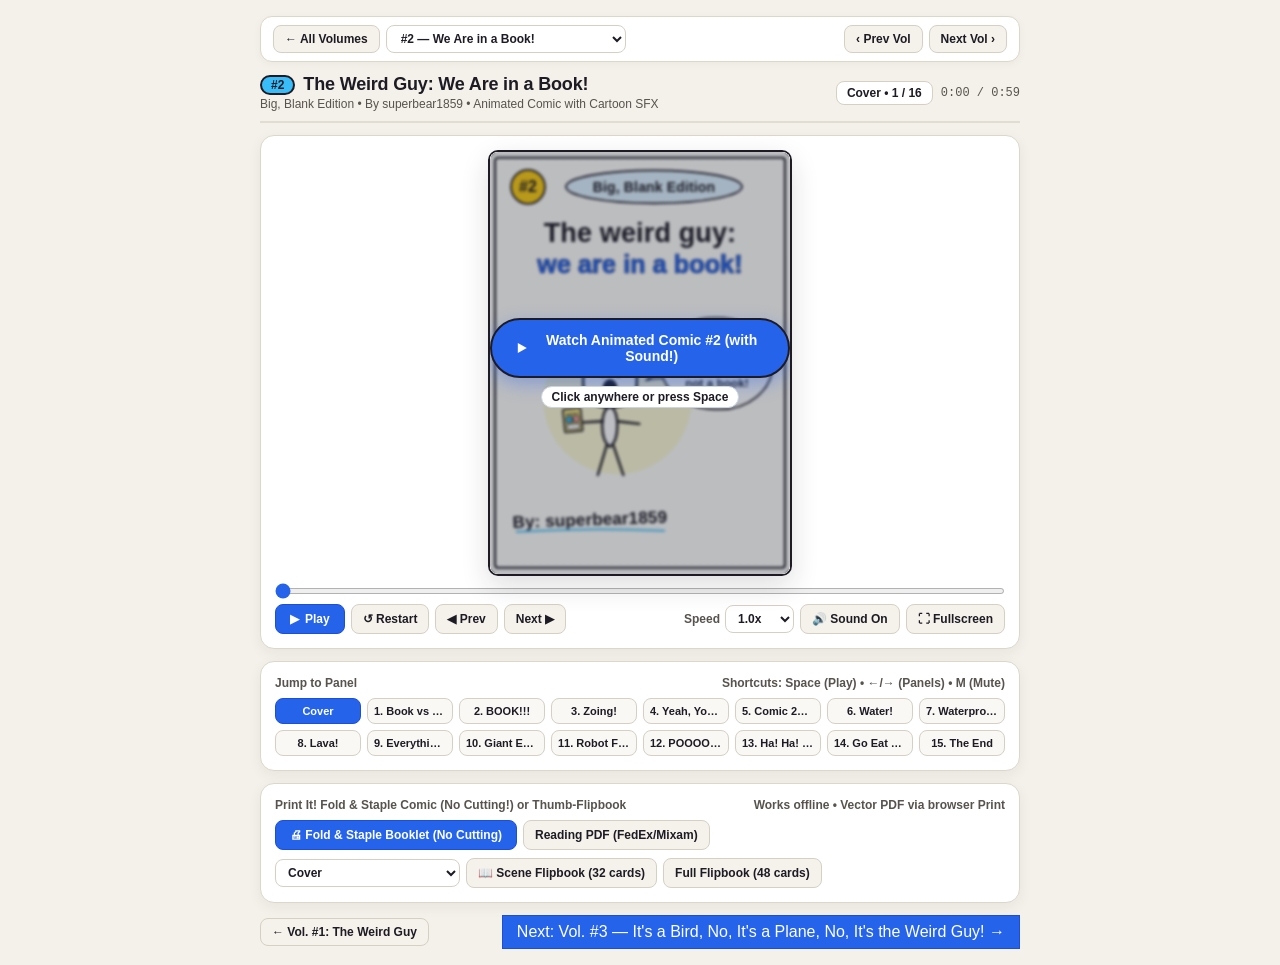
<file: volumes/02/index.html>
<!DOCTYPE html>
<html lang="en">
<head>
  <meta charset="utf-8" />
  <meta name="viewport" content="width=device-width, initial-scale=1.0" />
  <title>The Weird Guy #2: We Are in a Book! — Animated Comic by superbear1859</title>
  <link rel="stylesheet" href="../../assets/reader.css?v=2" />
</head>
<body>
  <div class="wrap">
    <nav id="seriesNav" class="series-nav" aria-label="Series navigation"></nav>

    <div class="topbar">
      <div>
        <div class="title-row">
          <span class="badge-num" style="background: #38BDF8;">#2</span>
          <h1>The Weird Guy: We Are in a Book!</h1>
        </div>
        <div class="subtitle">Big, Blank Edition &bull; By superbear1859 &bull; Animated Comic with Cartoon SFX</div>
      </div>
      <div class="meta-row">
        <span id="sceneBadge" class="pill-badge">Cover &bull; 1 / 16</span>
        <span id="timeReadout" class="time-txt">0:00 / 0:59</span>
      </div>
    </div>

    <div class="card stage-wrap">
      <div class="comic-stage-shell" id="stageContainer" title="Click to Play / Pause">
        <div id="stage" style="width:100%;height:100%;"></div>
        <div id="playOverlay">
          <button id="overlayPlayBtn">
            <svg width="18" height="18" viewBox="0 0 24 24" fill="currentColor"><polygon points="6,4 20,12 6,20"/></svg>
            Watch Animated Comic #2 (with Sound!)
          </button>
          <span class="overlay-hint">Click anywhere or press Space</span>
        </div>
      </div>

      <div class="controls">
        <input id="scrubber" type="range" min="0" max="1000" value="0" step="1" aria-label="Animation timeline" />
        <div class="btn-bar">
          <div class="btn-group">
            <button id="btnPlay" class="btn-primary"><span id="playIcon">&#9654;</span><span id="playLabel">Play</span></button>
            <button id="btnRestart" class="btn-sec" title="Restart from Cover">&#8634; Restart</button>
            <button id="btnPrev" class="btn-sec" title="Previous Panel (Left Arrow)">&#9664; Prev</button>
            <button id="btnNext" class="btn-sec" title="Next Panel (Right Arrow)">Next &#9654;</button>
          </div>
          <div class="btn-group">
            <label class="speed-lbl">Speed
              <select id="speedSelect">
                <option value="0.75">0.75x</option>
                <option value="1" selected>1.0x</option>
                <option value="1.25">1.25x</option>
              </select>
            </label>
            <button id="btnMute" class="btn-sec" title="Toggle Sound Effects (M)">&#128266; Sound On</button>
          </div>
        </div>
      </div>
    </div>

    <div class="card">
      <div class="grid-head">
        <span>Jump to Panel</span>
        <span>Shortcuts: Space (Play) &bull; &larr;/&rarr; (Panels) &bull; M (Mute)</span>
      </div>
      <div id="sceneGrid"></div>
    </div>

    <div id="bottomVolNav" class="bottom-vol-nav"></div>
  </div>

  <script src="../../assets/nav.js?v=3" data-volume-id="02"></script>
<script>
/* ============================================================================
 * THE WEIRD GUY #2: WE ARE IN A BOOK! (Big, Blank Edition) — By superbear1859
 * Self-Contained Hand-Drawn SVG Comic Engine + Web Audio Cartoon SFX Engine
 * ============================================================================ */
(function () {
  'use strict';

  const NS = 'http://www.w3.org/2000/svg';
  const INK = '#1E1B24';
  const PAPER = '#FFFEFA';
  const FONT = "'Humor Sans', 'Comic Neue', 'Comic Sans MS', 'Chalkboard SE', 'Marker Felt', cursive, sans-serif";

  const clamp = (v, a = 0, b = 1) => Math.max(a, Math.min(b, v));
  const lerp = (a, b, t) => a + (b - a) * t;
  const invLerp = (a, b, v) => clamp((v - a) / (b - a), 0, 1);
  const easeOutCubic = t => 1 - Math.pow(1 - clamp(t), 3);
  const easeInOutCubic = t => {
    t = clamp(t);
    return t < 0.5 ? 4 * t * t * t : 1 - Math.pow(-2 * t + 2, 3) / 2;
  };
  const easeOutBack = (t, s = 1.70158) => {
    t = clamp(t) - 1;
    return 1 + (s + 1) * t * t * t + s * t * t;
  };
  const easeOutElastic = t => {
    t = clamp(t);
    if (t === 0 || t === 1) return t;
    return Math.pow(2, -10 * t) * Math.sin((t * 10 - 0.75) * ((2 * Math.PI) / 3)) + 1;
  };
  const easeOutBounce = t => {
    t = clamp(t);
    const n1 = 7.5625, d1 = 2.75;
    if (t < 1 / d1) return n1 * t * t;
    if (t < 2 / d1) return n1 * (t -= 1.5 / d1) * t + 0.75;
    if (t < 2.5 / d1) return n1 * (t -= 2.25 / d1) * t + 0.9375;
    return n1 * (t -= 2.625 / d1) * t + 0.984375;
  };

  const SCENES = [
    { id: 'cover',   panelNum: null, title: 'Cover',             duration: 3.8 },
    { id: 'panel1',  panelNum: 1,    title: 'Book vs Comic',     duration: 4.2 },
    { id: 'panel2',  panelNum: 2,    title: 'BOOK!!!',           duration: 4.5 },
    { id: 'panel3',  panelNum: 3,    title: 'Zoing!',            duration: 2.7 },
    { id: 'panel4',  panelNum: 4,    title: 'Yeah, You Do!',     duration: 2.7 },
    { id: 'panel5',  panelNum: 5,    title: 'Comic 2000',        duration: 4.2 },
    { id: 'panel6',  panelNum: 6,    title: 'Water!',            duration: 3.9 },
    { id: 'panel7',  panelNum: 7,    title: 'Waterproof!',       duration: 3.5 },
    { id: 'panel8',  panelNum: 8,    title: 'Lava!',             duration: 3.9 },
    { id: 'panel9',  panelNum: 9,    title: 'Everything Proof',  duration: 3.5 },
    { id: 'panel10', panelNum: 10,   title: 'Giant Eraser!',     duration: 4.5 },
    { id: 'panel11', panelNum: 11,   title: 'Robot Fail!',       duration: 2.9 },
    { id: 'panel12', panelNum: 12,   title: 'POOOOP!!!!',        duration: 3.7 },
    { id: 'panel13', panelNum: 13,   title: 'Ha! Ha! Ha!',       duration: 3.0 },
    { id: 'panel14', panelNum: 14,   title: 'Go Eat Cheese!',    duration: 4.5 },
    { id: 'panel15', panelNum: 15,   title: 'The End',           duration: 3.8 }
  ];

  let acc = 0;
  for (const s of SCENES) { s.start = acc; acc += s.duration; s.end = acc; }
  const TOTAL_DURATION = acc;

  const AUDIO_CUES = [
    { sceneIdx: 0, localT: 0.08, type: 'intro_jingle' },
    { sceneIdx: 0, localT: 1.35, type: 'weird_talk', count: 7, pitch: 520 },
    { sceneIdx: 1, localT: 0.15, type: 'narrator_talk', count: 5, pitch: 205 },
    { sceneIdx: 1, localT: 1.05, type: 'weird_talk', count: 6, pitch: 540 },
    { sceneIdx: 1, localT: 1.95, type: 'ping', pitch: 220 },
    { sceneIdx: 1, localT: 2.35, type: 'ping', pitch: 560 },
    { sceneIdx: 1, localT: 2.75, type: 'ping', pitch: 240 },
    { sceneIdx: 1, localT: 3.15, type: 'ping', pitch: 600 },
    { sceneIdx: 1, localT: 3.55, type: 'ping', pitch: 260 },
    { sceneIdx: 2, localT: 0.15, type: 'rapid_argue', count: 16, span: 2.55 },
    { sceneIdx: 2, localT: 2.85, type: 'mega_boom', pitch: 95 },
    { sceneIdx: 3, localT: 0.15, type: 'narrator_talk', count: 6, pitch: 225 },
    { sceneIdx: 3, localT: 0.55, type: 'zoing' },
    { sceneIdx: 4, localT: 0.12, type: 'grumble' },
    { sceneIdx: 4, localT: 0.65, type: 'thud' },
    { sceneIdx: 4, localT: 1.15, type: 'weird_talk', count: 4, pitch: 510 },
    { sceneIdx: 5, localT: 0.08, type: 'harp_swipe' },
    { sceneIdx: 5, localT: 0.85, type: 'robot_boot' },
    { sceneIdx: 5, localT: 1.85, type: 'weird_talk', count: 9, pitch: 550 },
    { sceneIdx: 6, localT: 0.15, type: 'giggle' },
    { sceneIdx: 6, localT: 0.70, type: 'water_splash' },
    { sceneIdx: 6, localT: 1.35, type: 'short_circuit' },
    { sceneIdx: 6, localT: 2.05, type: 'weird_yell', pitch: 640 },
    { sceneIdx: 7, localT: 0.08, type: 'clock_tick' },
    { sceneIdx: 7, localT: 0.80, type: 'robot_clank' },
    { sceneIdx: 7, localT: 1.55, type: 'ding' },
    { sceneIdx: 7, localT: 1.75, type: 'weird_talk', count: 5, pitch: 560 },
    { sceneIdx: 8, localT: 0.15, type: 'giggle' },
    { sceneIdx: 8, localT: 0.65, type: 'lava_sizzle' },
    { sceneIdx: 8, localT: 1.90, type: 'weird_yell', pitch: 700 },
    { sceneIdx: 9, localT: 0.08, type: 'clock_tick' },
    { sceneIdx: 9, localT: 0.75, type: 'shield_hum' },
    { sceneIdx: 9, localT: 1.65, type: 'weird_talk', count: 5, pitch: 590 },
    { sceneIdx: 10, localT: 0.20, type: 'giggle' },
    { sceneIdx: 10, localT: 0.55, type: 'fall_whistle' },
    { sceneIdx: 10, localT: 1.12, type: 'giant_slam' },
    { sceneIdx: 10, localT: 1.50, type: 'eraser_scrub' },
    { sceneIdx: 10, localT: 2.45, type: 'weird_yell', pitch: 740 },
    { sceneIdx: 11, localT: 0.15, type: 'narrator_talk', count: 6, pitch: 195 },
    { sceneIdx: 11, localT: 1.10, type: 'rage_arggh' },
    { sceneIdx: 12, localT: 0.10, type: 'poop_horn' },
    { sceneIdx: 12, localT: 0.55, type: 'zoing' },
    { sceneIdx: 12, localT: 1.85, type: 'thought_ding' },
    { sceneIdx: 13, localT: 0.12, type: 'evil_laugh' },
    { sceneIdx: 13, localT: 0.55, type: 'zoing' },
    { sceneIdx: 13, localT: 1.35, type: 'weird_yell', pitch: 630 },
    { sceneIdx: 14, localT: 0.12, type: 'narrator_shout' },
    { sceneIdx: 14, localT: 0.75, type: 'thud' },
    { sceneIdx: 14, localT: 1.15, type: 'bump_boing' },
    { sceneIdx: 14, localT: 1.75, type: 'squeak_ow' },
    { sceneIdx: 14, localT: 2.40, type: 'weird_talk', count: 5, pitch: 610 },
    { sceneIdx: 15, localT: 0.25, type: 'outro_jingle' },
    { sceneIdx: 15, localT: 1.45, type: 'weird_yell', pitch: 490 }
  ].map((c, idx) => ({ ...c, id: idx, globalT: SCENES[c.sceneIdx].start + c.localT }));

  // --- SVG Primitives ---
  const esc = str => String(str).replace(/&/g, '&amp;').replace(/</g, '&lt;').replace(/>/g, '&gt;').replace(/"/g, '&quot;');

  function svgText(x, y, text, opts = {}) {
    const { size = 28, weight = '700', fill = INK, anchor = 'middle', rot = 0, opacity = 1, stroke = 'none', strokeWidth = 0, letterSpacing = 0.3 } = opts;
    if (opacity <= 0.005) return '';
    const tf = rot ? ` transform="rotate(${rot.toFixed(1)} ${x.toFixed(1)} ${y.toFixed(1)})"` : '';
    const st = stroke !== 'none' ? ` stroke="${stroke}" stroke-width="${strokeWidth}" paint-order="stroke"` : '';
    return `<text x="${x.toFixed(1)}" y="${y.toFixed(1)}" font-family="${FONT}" font-size="${size}" font-weight="${weight}" fill="${fill}" text-anchor="${anchor}" letter-spacing="${letterSpacing}" opacity="${opacity.toFixed(3)}"${st}${tf}>${esc(text)}</text>`;
  }

  function svgMultiText(x, y, lines, opts = {}) {
    const lineH = opts.lineHeight || (opts.size || 24) * 1.18;
    const startY = y - ((lines.length - 1) * lineH) / 2;
    return lines.map((line, i) => svgText(x, startY + i * lineH, line, opts)).join('');
  }

  function speechBubble(opts) {
    const { cx, cy, rx, ry, tailX, tailY, lines = [], fontSize = 22, lineHeight, fill = '#FFFFFF', stroke = INK, strokeWidth = 3.2, textColor = INK, spiky = false, scale = 1, opacity = 1, rot = 0 } = opts;
    if (opacity <= 0.005 || scale <= 0.01) return '';
    let shape = '';
    if (spiky) {
      const spikes = 16;
      const pts = [];
      for (let i = 0; i < spikes * 2; i++) {
        const a = (i / (spikes * 2)) * Math.PI * 2;
        const m = i % 2 === 0 ? 1.12 : 0.88;
        pts.push(`${(Math.cos(a) * rx * m).toFixed(1)},${(Math.sin(a) * ry * m).toFixed(1)}`);
      }
      let tail = '';
      if (tailX !== undefined && tailY !== undefined) {
        const dx = tailX - cx, dy = tailY - cy, ang = Math.atan2(dy, dx);
        const b1x = Math.cos(ang - 0.25) * rx * 0.72, b1y = Math.sin(ang - 0.25) * ry * 0.72;
        const b2x = Math.cos(ang + 0.25) * rx * 0.72, b2y = Math.sin(ang + 0.25) * ry * 0.72;
        tail = `<path d="M ${b1x.toFixed(1)} ${b1y.toFixed(1)} L ${dx.toFixed(1)} ${dy.toFixed(1)} L ${b2x.toFixed(1)} ${b2y.toFixed(1)}" fill="${fill}" stroke="${stroke}" stroke-width="${strokeWidth}" stroke-linejoin="round" stroke-linecap="round"/>`;
      }
      shape = `${tail}<polygon points="${pts.join(' ')}" fill="${fill}" stroke="${stroke}" stroke-width="${strokeWidth}" stroke-linejoin="round"/>`;
    } else {
      const k = 0.55228;
      const d = [
        `M 0 ${(-ry).toFixed(1)}`,
        `C ${(rx * k * 1.03).toFixed(1)} ${(-ry * 0.99).toFixed(1)}, ${(rx * 1.02).toFixed(1)} ${(-ry * k).toFixed(1)}, ${(rx * 0.99).toFixed(1)} 0`,
        `C ${(rx * 1.01).toFixed(1)} ${(ry * k * 1.02).toFixed(1)}, ${(rx * k).toFixed(1)} ${(ry * 1.02).toFixed(1)}, 0 ${(ry * 0.99).toFixed(1)}`,
        `C ${(-rx * k * 1.02).toFixed(1)} ${(ry * 1.01).toFixed(1)}, ${(-rx * 1.02).toFixed(1)} ${(ry * k).toFixed(1)}, ${(-rx * 0.99).toFixed(1)} 0`,
        `C ${(-rx * 1.01).toFixed(1)} ${(-ry * k * 1.02).toFixed(1)}, ${(-rx * k).toFixed(1)} ${(-ry * 1.02).toFixed(1)}, 0 ${(-ry).toFixed(1)} Z`
      ].join(' ');
      let tail = '', maskPatch = '';
      if (tailX !== undefined && tailY !== undefined) {
        const dx = tailX - cx, dy = tailY - cy, ang = Math.atan2(dy, dx);
        const b1x = Math.cos(ang - 0.24) * rx * 0.85, b1y = Math.sin(ang - 0.24) * ry * 0.85;
        const b2x = Math.cos(ang + 0.24) * rx * 0.85, b2y = Math.sin(ang + 0.24) * ry * 0.85;
        const midX = (b1x + b2x) * 0.35 + dx * 0.35, midY = (b1y + b2y) * 0.35 + dy * 0.35;
        tail = `<path d="M ${b1x.toFixed(1)} ${b1y.toFixed(1)} Q ${midX.toFixed(1)} ${midY.toFixed(1)} ${dx.toFixed(1)} ${dy.toFixed(1)} Q ${(midX + (b2x - b1x) * 0.3).toFixed(1)} ${(midY + (b2y - b1y) * 0.3).toFixed(1)} ${b2x.toFixed(1)} ${b2y.toFixed(1)}" fill="${fill}" stroke="${stroke}" stroke-width="${strokeWidth}" stroke-linejoin="round" stroke-linecap="round"/>`;
        maskPatch = `<path d="M ${(b1x * 0.95).toFixed(1)} ${(b1y * 0.95).toFixed(1)} L ${(dx * 0.78).toFixed(1)} ${(dy * 0.78).toFixed(1)} L ${(b2x * 0.95).toFixed(1)} ${(b2y * 0.95).toFixed(1)} Z" fill="${fill}" stroke="none"/>`;
      }
      shape = `${tail}<path d="${d}" fill="${fill}" stroke="${stroke}" stroke-width="${strokeWidth}" stroke-linejoin="round"/>${maskPatch}`;
    }
    const txt = svgMultiText(0, 6, lines, { size: fontSize, lineHeight: lineHeight || fontSize * 1.15, fill: textColor });
    return `<g transform="translate(${cx.toFixed(1)} ${cy.toFixed(1)}) rotate(${rot.toFixed(1)}) scale(${scale.toFixed(3)})" opacity="${opacity.toFixed(3)}">${shape}${txt}</g>`;
  }

  function thoughtBubble(opts) {
    const { cx, cy, rx, ry, dotStartX, dotStartY, lines, fontSize = 20, scale = 1, opacity = 1 } = opts;
    if (opacity <= 0.005 || scale <= 0.01) return '';
    const d1x = lerp(dotStartX, cx, 0.28) - cx, d1y = lerp(dotStartY, cy, 0.28) - cy;
    const d2x = lerp(dotStartX, cx, 0.54) - cx, d2y = lerp(dotStartY, cy, 0.54) - cy;
    let d = '';
    for (let i = 0; i < 10; i++) {
      const a0 = (i / 10) * Math.PI * 2, a1 = ((i + 1) / 10) * Math.PI * 2, am = (a0 + a1) / 2;
      if (i === 0) d += `M ${(Math.cos(a0) * rx * 0.9).toFixed(1)} ${(Math.sin(a0) * ry * 0.9).toFixed(1)} `;
      d += `Q ${(Math.cos(am) * rx * 1.16).toFixed(1)} ${(Math.sin(am) * ry * 1.16).toFixed(1)} ${(Math.cos(a1) * rx * 0.9).toFixed(1)} ${(Math.sin(a1) * ry * 0.9).toFixed(1)} `;
    }
    return `<g transform="translate(${cx.toFixed(1)} ${cy.toFixed(1)}) scale(${scale.toFixed(3)})" opacity="${opacity.toFixed(3)}">
      <circle cx="${d1x.toFixed(1)}" cy="${d1y.toFixed(1)}" r="6" fill="#FFF" stroke="${INK}" stroke-width="2.8"/>
      <circle cx="${d2x.toFixed(1)}" cy="${d2y.toFixed(1)}" r="10" fill="#FFF" stroke="${INK}" stroke-width="2.8"/>
      <path d="${d}Z" fill="#FFF" stroke="${INK}" stroke-width="3" stroke-linejoin="round"/>
      ${svgMultiText(0, 5, lines, { size: fontSize, lineHeight: fontSize * 1.15, fill: INK })}
    </g>`;
  }

  function handArrow(x1, y1, x2, y2, cx, cy, color = INK) {
    const ang = Math.atan2(y2 - cy, x2 - cx), len = 13;
    return `<g stroke="${color}" stroke-width="3" fill="none" stroke-linecap="round" stroke-linejoin="round">
      <path d="M ${x1.toFixed(1)} ${y1.toFixed(1)} Q ${cx.toFixed(1)} ${cy.toFixed(1)} ${x2.toFixed(1)} ${y2.toFixed(1)}"/>
      <path d="M ${(x2 - Math.cos(ang - 0.5) * len).toFixed(1)} ${(y2 - Math.sin(ang - 0.5) * len).toFixed(1)} L ${x2.toFixed(1)} ${y2.toFixed(1)} L ${(x2 - Math.cos(ang + 0.5) * len).toFixed(1)} ${(y2 - Math.sin(ang + 0.5) * len).toFixed(1)}"/>
    </g>`;
  }

  function weirdGuy(opts = {}) {
    const { x = 300, y = 500, scale = 1, rot = 0, eyes = 'normal', mouth = 'open', arms = 'out', legs = 'stand', bump = false, bumpScale = 1, bumpSide = 'left', t = 0, opacity = 1 } = opts;
    if (opacity <= 0.005) return '';
    const mouthPulse = mouth === 'yell' ? 1 + Math.sin(t * 28) * 0.08 : 1;
    const hw = Math.sin(t * 14) * 2.5;
    const torso = `<path d="M -2 -8 C -16 -2, -16 44, 0 54 C 15 44, 15 -2, 2 -8 Z" fill="#FFF" stroke="${INK}" stroke-width="3.6" stroke-linecap="round" stroke-linejoin="round"/>`;
    let legSvg = '';
    if (legs === 'flying') legSvg = `<path d="M -5 50 L -26 94 M 5 50 L 28 92" stroke="${INK}" stroke-width="3.6" stroke-linecap="round"/>`;
    else if (legs === 'kicking') {
      const k = Math.sin(t * 18) * 6;
      legSvg = `<path d="M -5 50 L ${(-24 + k).toFixed(1)} 95 M 5 50 L ${(26 - k).toFixed(1)} 92" stroke="${INK}" stroke-width="3.6" stroke-linecap="round"/>`;
    } else legSvg = `<path d="M -5 51 Q -12 75 -19 98 M 5 51 Q 13 75 21 98" stroke="${INK}" stroke-width="3.6" stroke-linecap="round" fill="none"/>`;

    let armSvg = '';
    if (arms === 'comic') {
      armSvg = `<path d="M -11 14 L -48 16 M 11 14 L 46 18" stroke="${INK}" stroke-width="3.6" stroke-linecap="round"/>
        <g transform="translate(-74, -4) rotate(-6)">
          <rect x="0" y="0" width="28" height="36" rx="2" fill="#FEF08A" stroke="${INK}" stroke-width="2.6"/>
          <line x1="4" y1="8" x2="24" y2="8" stroke="${INK}" stroke-width="1.8"/>
          <rect x="4" y="12" width="9" height="9" fill="#38BDF8" stroke="${INK}" stroke-width="1.3"/>
          <rect x="15" y="12" width="9" height="9" fill="#FCA5A5" stroke="${INK}" stroke-width="1.3"/>
          <rect x="4" y="24" width="20" height="8" fill="#FFF" stroke="${INK}" stroke-width="1.3"/>
        </g>`;
    } else if (arms === 'headgrab') {
      armSvg = `<path d="M -11 10 C -58 6, -66 -46, -34 -56 M 11 10 C 58 6, 66 -46, 34 -56" fill="none" stroke="${INK}" stroke-width="3.8" stroke-linecap="round"/>`;
    } else if (arms === 'up') {
      armSvg = `<path d="M -11 12 L -46 -12 M 11 12 L 46 -14" stroke="${INK}" stroke-width="3.6" stroke-linecap="round"/>`;
    } else if (arms === 'proud') {
      armSvg = `<path d="M -11 12 L -48 4 M 11 12 L 48 2" stroke="${INK}" stroke-width="3.6" stroke-linecap="round"/>`;
    } else if (arms === 'flying') {
      armSvg = `<path d="M -11 10 L -46 32 M 11 10 L 46 32" stroke="${INK}" stroke-width="3.6" stroke-linecap="round"/>`;
    } else {
      armSvg = `<path d="M -11 14 L -48 22 M 11 14 L 48 18" stroke="${INK}" stroke-width="3.6" stroke-linecap="round"/>`;
    }

    const head = `<path d="M 0 -92 C 26 -93, 44 -74, 42 -48 C 43 -22, 24 -7, 0 -8 C -25 -7, -43 -23, -42 -49 C -43 -75, -24 -92, 0 -92 Z" fill="#FFF" stroke="${INK}" stroke-width="3.8" stroke-linejoin="round"/>`;
    const hair = `<path d="M ${(-15 + hw * 0.4).toFixed(1)} -120 L -1 -91 L ${(16 + hw * 0.4).toFixed(1)} -122" fill="none" stroke="${INK}" stroke-width="3.6" stroke-linecap="round" stroke-linejoin="round"/>`;

    let bumpSvg = '';
    if (bump && bumpScale > 0.02) {
      const bx = bumpSide === 'left' ? -36 : 36, bang = bumpSide === 'left' ? -35 : 35;
      const bs = bumpScale * (1 + Math.sin(t * 14) * 0.06);
      bumpSvg = `<g transform="translate(${bx} -72) rotate(${bang}) scale(${bs.toFixed(3)})">
        <path d="M -14 6 C -18 -14, -8 -24, 0 -24 C 9 -24, 18 -14, 14 6 Z" fill="#EF4444" stroke="${INK}" stroke-width="3.2" stroke-linejoin="round"/>
        <ellipse cx="-4" cy="-12" rx="4" ry="6" fill="#FCA5A5" opacity="0.85" transform="rotate(-15 -4 -12)"/>
        <line x1="-18" y1="-22" x2="-26" y2="-30" stroke="#EF4444" stroke-width="2.8" stroke-linecap="round"/>
        <line x1="0" y1="-29" x2="0" y2="-40" stroke="#EF4444" stroke-width="2.8" stroke-linecap="round"/>
        <line x1="18" y1="-22" x2="26" y2="-30" stroke="#EF4444" stroke-width="2.8" stroke-linecap="round"/>
      </g>`;
    }

    let eyeSvg = '';
    if (eyes === 'squint') eyeSvg = `<path d="M -22 -70 L -10 -62 L -22 -54 M 22 -70 L 10 -62 L 22 -54" fill="none" stroke="${INK}" stroke-width="3.5" stroke-linecap="round" stroke-linejoin="round"/>`;
    else if (eyes === 'angry') eyeSvg = `<path d="M -14 -76 L -12 -55 M 14 -76 L 12 -55" stroke="${INK}" stroke-width="4.2" stroke-linecap="round"/>`;
    else if (eyes === 'shocked') eyeSvg = `<path d="M -13 -77 L -11 -56 M 13 -77 L 11 -56" stroke="${INK}" stroke-width="3.8" stroke-linecap="round"/><path d="M 48 -78 Q 56 -68 50 -62 Q 44 -68 48 -78 Z" fill="#38BDF8" stroke="${INK}" stroke-width="2"/>`;
    else eyeSvg = `<path d="M -12 -75 L -11 -56 M 12 -75 L 13 -56" stroke="${INK}" stroke-width="3.6" stroke-linecap="round"/>`;

    let mouthSvg = '';
    if (mouth === 'yell') mouthSvg = `<g transform="translate(0 -34) scale(${mouthPulse.toFixed(3)})"><ellipse cx="0" cy="0" rx="14" ry="20" fill="${INK}"/><ellipse cx="0" cy="10" rx="8" ry="6" fill="#DC2626" opacity="0.85"/></g>`;
    else if (mouth === 'proud') mouthSvg = `<g transform="translate(0 -35)"><ellipse cx="0" cy="0" rx="11" ry="15" fill="${INK}"/><ellipse cx="0" cy="7" rx="6" ry="4" fill="#EF4444" opacity="0.75"/></g>`;
    else mouthSvg = `<ellipse cx="0" cy="-36" rx="12" ry="16" fill="${INK}"/>`;

    return `<g transform="translate(${x.toFixed(1)} ${y.toFixed(1)}) rotate(${rot.toFixed(1)}) scale(${scale.toFixed(3)})" opacity="${opacity.toFixed(3)}">${legSvg}${torso}${armSvg}${bumpSvg}${head}${hair}${eyeSvg}${mouthSvg}</g>`;
  }

  function prankster(opts = {}) {
    const { x = 300, y = 120, scale = 1, rot = 0, mode = 'bucket', t = 0, opacity = 1 } = opts;
    if (opacity <= 0.005) return '';
    const bob = Math.sin(t * 10) * 3;
    const arms = mode === 'cheer'
      ? `<path d="M -9 10 L -38 -10 M 9 10 L 38 -12" stroke="${INK}" stroke-width="3.3" stroke-linecap="round"/>`
      : `<path d="M -9 10 L -38 20 M 9 10 L 34 16" stroke="${INK}" stroke-width="3.3" stroke-linecap="round"/>`;
    return `<g transform="translate(${x.toFixed(1)} ${(y + bob).toFixed(1)}) rotate(${rot.toFixed(1)}) scale(${scale.toFixed(3)})" opacity="${opacity.toFixed(3)}">
      <path d="M -4 38 L -18 70 M 4 38 L 18 70" stroke="${INK}" stroke-width="3.3" stroke-linecap="round"/>
      <ellipse cx="0" cy="18" rx="9" ry="22" fill="#FFF" stroke="${INK}" stroke-width="3.3"/>
      ${arms}
      <circle cx="0" cy="-26" r="24" fill="#FFF" stroke="${INK}" stroke-width="3.4"/>
      <path d="M -7 -36 L -7 -23 M 7 -36 L 7 -23" stroke="${INK}" stroke-width="3.2" stroke-linecap="round"/>
      <path d="M -13 -19 Q 0 -6 13 -19" fill="none" stroke="${INK}" stroke-width="3.2" stroke-linecap="round"/>
    </g>`;
  }

  function robotV1(opts = {}) {
    const { x = 185, y = 485, scale = 1, glow = 1, damaged = 0, t = 0, opacity = 1 } = opts;
    if (opacity <= 0.005) return '';
    const blink = 0.75 + 0.25 * Math.sin(t * 14);
    const rays = glow > 0.2 ? `<g stroke="#F59E0B" stroke-width="3" stroke-linecap="round" opacity="${(glow * blink).toFixed(2)}"><line x1="0" y1="-190" x2="0" y2="-208"/><line x1="-22" y1="-182" x2="-35" y2="-194"/><line x1="22" y1="-182" x2="35" y2="-194"/><line x1="-28" y1="-162" x2="-44" y2="-165"/><line x1="28" y1="-162" x2="44" y2="-165"/></g>` : '';
    return `<g transform="translate(${x.toFixed(1)} ${y.toFixed(1)}) rotate(${(damaged * 8).toFixed(1)}) scale(${scale.toFixed(3)})" opacity="${opacity.toFixed(3)}">
      ${rays}
      <rect x="-5" y="-154" width="10" height="44" fill="#94A3B8" stroke="${INK}" stroke-width="3"/>
      <circle cx="0" cy="-164" r="15" fill="${damaged > 0.4 ? '#94A3B8' : '#FACC15'}" stroke="${INK}" stroke-width="3.2"/>
      <rect x="-66" y="-134" width="18" height="72" rx="2" fill="#CBD5E1" stroke="${INK}" stroke-width="3.2"/>
      <rect x="-61" y="-148" width="8" height="14" fill="#94A3B8" stroke="${INK}" stroke-width="2.6"/>
      <rect x="48" y="-134" width="18" height="72" rx="2" fill="#CBD5E1" stroke="${INK}" stroke-width="3.2"/>
      <rect x="53" y="-148" width="8" height="14" fill="#94A3B8" stroke="${INK}" stroke-width="2.6"/>
      <rect x="-48" y="-114" width="96" height="72" rx="4" fill="#E2E8F0" stroke="${INK}" stroke-width="3.6"/>
      <rect x="-32" y="-96" width="22" height="22" fill="#FFF" stroke="${INK}" stroke-width="3"/>
      <rect x="-24" y="-88" width="10" height="10" fill="${damaged > 0.4 ? '#EF4444' : '#0284C7'}"/>
      <rect x="10" y="-96" width="22" height="22" fill="#FFF" stroke="${INK}" stroke-width="3"/>
      <rect x="14" y="-88" width="10" height="10" fill="${damaged > 0.4 ? '#EF4444' : '#0284C7'}"/>
      <rect x="-18" y="-64" width="36" height="14" fill="#FFF" stroke="${INK}" stroke-width="2.6"/>
      <line x1="-10" y1="-64" x2="-10" y2="-50" stroke="${INK}" stroke-width="2.2"/>
      <line x1="0" y1="-64" x2="0" y2="-50" stroke="${INK}" stroke-width="2.2"/>
      <line x1="10" y1="-64" x2="10" y2="-50" stroke="${INK}" stroke-width="2.2"/>
      <rect x="-32" y="-42" width="64" height="108" rx="3" fill="#CBD5E1" stroke="${INK}" stroke-width="3.6"/>
      <rect x="-18" y="-30" width="36" height="22" fill="#38BDF8" stroke="${INK}" stroke-width="2.5"/>
      <rect x="-18" y="-2" width="36" height="22" fill="#FDE047" stroke="${INK}" stroke-width="2.5"/>
      <rect x="-18" y="26" width="16" height="16" fill="#F87171" stroke="${INK}" stroke-width="2.4"/>
      <rect x="2" y="26" width="16" height="16" fill="#4ADE80" stroke="${INK}" stroke-width="2.4"/>
      <rect x="-18" y="46" width="36" height="12" fill="#94A3B8" stroke="${INK}" stroke-width="2.2"/>
      <rect x="-86" y="-20" width="54" height="20" fill="#E2E8F0" stroke="${INK}" stroke-width="3.2"/>
      <line x1="-68" y1="-20" x2="-68" y2="0" stroke="${INK}" stroke-width="2.6"/>
      <line x1="-50" y1="-20" x2="-50" y2="0" stroke="${INK}" stroke-width="2.6"/>
      <rect x="-92" y="-12" width="16" height="34" fill="#94A3B8" stroke="${INK}" stroke-width="3"/>
      <rect x="32" y="-20" width="56" height="20" fill="#E2E8F0" stroke="${INK}" stroke-width="3.2"/>
      <line x1="52" y1="-20" x2="52" y2="0" stroke="${INK}" stroke-width="2.6"/>
      <line x1="70" y1="-20" x2="70" y2="0" stroke="${INK}" stroke-width="2.6"/>
      <rect x="70" y="-56" width="22" height="56" fill="#94A3B8" stroke="${INK}" stroke-width="3.2"/>
      <polygon points="-24,66 -8,66 -22,120 -38,120" fill="#CBD5E1" stroke="${INK}" stroke-width="3.2" stroke-linejoin="round"/>
      <polygon points="8,66 24,66 38,120 22,120" fill="#CBD5E1" stroke="${INK}" stroke-width="3.2" stroke-linejoin="round"/>
      <path d="M -42 120 L -46 154 L -34 140 L -26 156 L -16 120 Z" fill="#475569" stroke="${INK}" stroke-width="3" stroke-linejoin="round"/>
      <path d="M 16 120 L 26 156 L 34 140 L 46 154 L 42 120 Z" fill="#475569" stroke="${INK}" stroke-width="3" stroke-linejoin="round"/>
      ${damaged > 0.2 ? `<g stroke="#FACC15" stroke-width="3.5" fill="none" stroke-linecap="round"><path d="M -55 -85 L -75 -98 L -65 -72 L -88 -75"/><path d="M 55 -40 L 82 -52 L 72 -25 L 95 -28"/><path d="M -30 -150 L -15 -170 L -40 -175"/></g>` : ''}
    </g>`;
  }

  function robotV2(opts = {}) {
    const { x = 195, y = 510, scale = 1, wheelRot = 0, charred = 0, opacity = 1 } = opts;
    if (opacity <= 0.005) return '';
    const bodyFill = charred > 0.4 ? '#475569' : '#BAE6FD';
    const tubeFill = charred > 0.4 ? '#334155' : '#7DD3FC';
    return `<g transform="translate(${x.toFixed(1)} ${y.toFixed(1)}) scale(${scale.toFixed(3)})" opacity="${opacity.toFixed(3)}">
      <rect x="-14" y="-118" width="28" height="68" rx="4" fill="${tubeFill}" stroke="${INK}" stroke-width="3.6"/>
      <ellipse cx="0" cy="-118" rx="18" ry="8" fill="#1E293B" stroke="${INK}" stroke-width="3"/>
      <rect x="-102" y="-14" width="44" height="30" rx="4" fill="${tubeFill}" stroke="${INK}" stroke-width="3.5"/>
      <ellipse cx="-102" cy="1" rx="8" ry="15" fill="#1E293B" stroke="${INK}" stroke-width="2.8"/>
      <rect x="58" y="-14" width="44" height="30" rx="4" fill="${tubeFill}" stroke="${INK}" stroke-width="3.5"/>
      <ellipse cx="102" cy="1" rx="8" ry="15" fill="#1E293B" stroke="${INK}" stroke-width="2.8"/>
      <rect x="-60" y="-52" width="120" height="106" rx="12" fill="${bodyFill}" stroke="${INK}" stroke-width="4"/>
      ${charred < 0.3 ? `<path d="M -46 -36 L -22 -36 M -46 -26 L -34 -26" stroke="#FFF" stroke-width="4" stroke-linecap="round" opacity="0.85"/>` : ''}
      ${svgText(0, -4, 'comic', { size: 30, fill: charred > 0.5 ? '#94A3B8' : INK })}
      ${svgText(0, 30, '2000', { size: 30, fill: charred > 0.5 ? '#94A3B8' : INK })}
      <g transform="translate(-38, 74) rotate(${wheelRot.toFixed(1)})"><circle cx="0" cy="0" r="24" fill="#334155" stroke="${INK}" stroke-width="3.8"/><circle cx="0" cy="0" r="10" fill="#CBD5E1" stroke="${INK}" stroke-width="2.6"/><line x1="-10" y1="0" x2="10" y2="0" stroke="${INK}" stroke-width="2.4"/><line x1="0" y1="-10" x2="0" y2="10" stroke="${INK}" stroke-width="2.4"/></g>
      <g transform="translate(38, 74) rotate(${wheelRot.toFixed(1)})"><circle cx="0" cy="0" r="24" fill="#334155" stroke="${INK}" stroke-width="3.8"/><circle cx="0" cy="0" r="10" fill="#CBD5E1" stroke="${INK}" stroke-width="2.6"/><line x1="-10" y1="0" x2="10" y2="0" stroke="${INK}" stroke-width="2.4"/><line x1="0" y1="-10" x2="0" y2="10" stroke="${INK}" stroke-width="2.4"/></g>
    </g>`;
  }

  function robotV3(opts = {}) {
    const { x = 195, y = 490, scale = 1, t = 0, erased = 0, opacity = 1 } = opts;
    if (opacity <= 0.005) return '';
    const r1 = (t * 25) % 360, r2 = (-t * 18) % 360;
    const coreOp = clamp(1 - erased * 0.72, 0.22, 1);
    let ticks = '';
    for (let i = 0; i < 16; i++) {
      const a = (i / 16) * Math.PI * 2;
      ticks += `<line x1="${(Math.cos(a) * 118).toFixed(1)}" y1="${(Math.sin(a) * 128).toFixed(1)}" x2="${(Math.cos(a) * 146).toFixed(1)}" y2="${(Math.sin(a) * 158).toFixed(1)}" stroke="${INK}" stroke-width="2.6" stroke-linecap="round" opacity="${(coreOp * 0.75).toFixed(2)}"/>`;
    }
    return `<g transform="translate(${x.toFixed(1)} ${y.toFixed(1)}) scale(${scale.toFixed(3)})" opacity="${opacity.toFixed(3)}">
      <g opacity="${coreOp.toFixed(2)}">
        <ellipse cx="0" cy="0" rx="146" ry="158" fill="#E0F2FE" fill-opacity="0.35" stroke="#38BDF8" stroke-width="4" stroke-dasharray="18 8" transform="rotate(${r1.toFixed(1)})"/>
        <ellipse cx="0" cy="0" rx="126" ry="136" fill="#EDE9FE" fill-opacity="0.3" stroke="${INK}" stroke-width="3.2" transform="rotate(${(r2 * 0.5).toFixed(1)})"/>
        <ellipse cx="0" cy="0" rx="104" ry="112" fill="none" stroke="#8B5CF6" stroke-width="3.2" transform="rotate(${(-r1 * 0.7).toFixed(1)})"/>
        <ellipse cx="0" cy="0" rx="82" ry="88" fill="#FEF9C3" fill-opacity="0.35" stroke="${INK}" stroke-width="3"/>
        ${ticks}
      </g>
      <g opacity="${coreOp.toFixed(2)}">
        <rect x="-12" y="-92" width="24" height="38" rx="3" fill="#CBD5E1" stroke="${INK}" stroke-width="3.2"/>
        <rect x="-56" y="-54" width="112" height="92" rx="8" fill="#DBEAFE" stroke="${INK}" stroke-width="3.6"/>
        ${svgText(0, 4, 'comic', { size: 32, fill: INK })}
      </g>
    </g>`;
  }

  function giantEraser(opts = {}) {
    const { x = 185, y = 600, scale = 1, rot = 0, opacity = 1 } = opts;
    if (opacity <= 0.005) return '';
    return `<g transform="translate(${x.toFixed(1)} ${y.toFixed(1)}) rotate(${rot.toFixed(1)}) scale(${scale.toFixed(3)})" opacity="${opacity.toFixed(3)}">
      <rect x="-78" y="-110" width="156" height="210" rx="10" fill="#F472B6" stroke="${INK}" stroke-width="4"/>
      <rect x="-78" y="-56" width="156" height="128" fill="#EFF6FF" stroke="${INK}" stroke-width="3.8"/>
      <line x1="-46" y1="-56" x2="-46" y2="72" stroke="#3B82F6" stroke-width="10" opacity="0.75"/>
      <line x1="-16" y1="-56" x2="-16" y2="72" stroke="#3B82F6" stroke-width="10" opacity="0.75"/>
      <line x1="16" y1="-56" x2="16" y2="72" stroke="#3B82F6" stroke-width="10" opacity="0.75"/>
      <line x1="46" y1="-56" x2="46" y2="72" stroke="#3B82F6" stroke-width="10" opacity="0.75"/>
      <line x1="-46" y1="-56" x2="-46" y2="72" stroke="${INK}" stroke-width="3"/>
      <line x1="-16" y1="-56" x2="-16" y2="72" stroke="${INK}" stroke-width="3"/>
      <line x1="16" y1="-56" x2="16" y2="72" stroke="${INK}" stroke-width="3"/>
      <line x1="46" y1="-56" x2="46" y2="72" stroke="${INK}" stroke-width="3"/>
      <rect x="-78" y="-56" width="156" height="128" fill="none" stroke="${INK}" stroke-width="3.8"/>
      <line x1="-60" y1="-94" x2="54" y2="-94" stroke="#FBCFE8" stroke-width="6" stroke-linecap="round"/>
      ${svgText(0, 14, 'ERASER', { size: 22, fill: INK, stroke: '#FFF', strokeWidth: 5 })}
    </g>`;
  }

  function bucket(opts = {}) {
    const { x = 180, y = 175, rot = 148, fill = '#FDE047', rimFill = '#38BDF8', scale = 1, opacity = 1 } = opts;
    if (opacity <= 0.005) return '';
    return `<g transform="translate(${x.toFixed(1)} ${y.toFixed(1)}) rotate(${rot.toFixed(1)}) scale(${scale.toFixed(3)})" opacity="${opacity.toFixed(3)}">
      <path d="M -42 -48 C -56 -88, 56 -88, 42 -48" fill="none" stroke="${INK}" stroke-width="3.2"/>
      <polygon points="-44,-48 44,-48 34,56 -34,56" fill="${fill}" stroke="${INK}" stroke-width="3.6" stroke-linejoin="round"/>
      <ellipse cx="0" cy="-48" rx="44" ry="12" fill="${rimFill}" stroke="${INK}" stroke-width="3.4"/>
    </g>`;
  }

  function wrapPanel(innerSvg, { panelNum = null, shakeX = 0, shakeY = 0 } = {}) {
    const badge = panelNum !== null
      ? `<g opacity="0.72"><rect x="20" y="786" width="38" height="32" rx="7" fill="#FFF" stroke="${INK}" stroke-width="2.4"/>${svgText(39, 810, String(panelNum), { size: 21 })}</g>`
      : '';
    return `<svg xmlns="${NS}" viewBox="0 0 600 840" width="100%" height="100%" style="background:${PAPER};">
      <defs>
        <clipPath id="pc"><rect x="12" y="12" width="576" height="816" rx="4"/></clipPath>
        <pattern id="ht" width="16" height="16" patternUnits="userSpaceOnUse"><circle cx="4" cy="4" r="1.2" fill="#94A3B8" opacity="0.12"/></pattern>
      </defs>
      <rect x="0" y="0" width="600" height="840" fill="${PAPER}"/>
      <rect x="12" y="12" width="576" height="816" fill="url(#ht)"/>
      <g clip-path="url(#pc)"><g transform="translate(${shakeX.toFixed(1)} ${shakeY.toFixed(1)})">${innerSvg}</g></g>
      <rect x="10" y="10" width="580" height="820" rx="6" fill="none" stroke="${INK}" stroke-width="4.2"/>
      ${badge}
    </svg>`;
  }

  function renderScene(sceneIdx, localT) {
    const s = SCENES[sceneIdx];
    const t = clamp(localT, 0, s.duration);
    let out = '', shakeX = 0, shakeY = 0;

    switch (sceneIdx) {
      case 0: {
        const bS = easeOutBack(invLerp(0.05, 0.45, t));
        const tY = lerp(-40, 0, easeOutBack(invLerp(0.2, 0.75, t)));
        const tOp = invLerp(0.2, 0.5, t);
        const gY = lerp(670, 515, easeOutBack(invLerp(0.45, 1.05, t))) + Math.sin(t * 5) * 4;
        const bubS = easeOutBack(invLerp(1.25, 1.75, t));
        const aOp = invLerp(2.1, 2.6, t);
        out += `<circle cx="255" cy="495" r="148" fill="#FEF9C3" opacity="0.65"/>`;
        out += `<g transform="translate(76 68) scale(${bS.toFixed(3)})"><circle cx="0" cy="0" r="34" fill="#FACC15" stroke="${INK}" stroke-width="3.6"/>${svgText(0, 11, '#2', { size: 32 })}</g>`;
        out += `<g transform="translate(328 68) scale(${bS.toFixed(3)})"><ellipse cx="0" cy="0" rx="176" ry="33" fill="#E0F2FE" stroke="${INK}" stroke-width="3.4"/>${svgText(0, 10, 'Big, Blank Edition', { size: 28 })}</g>`;
        out += `<g transform="translate(0 ${tY.toFixed(1)})" opacity="${tOp.toFixed(3)}">${svgText(300, 178, 'The weird guy:', { size: 54 })}${svgText(300, 240, 'we are in a book!', { size: 50, fill: '#2563EB', stroke: INK, strokeWidth: 1.5 })}</g>`;
        out += weirdGuy({ x: 240, y: gY, scale: 1.28, arms: 'comic', t });
        out += speechBubble({ cx: 454, cy: 422, rx: 112, ry: 92, tailX: 312, tailY: 455, lines: ['Hey!', 'We are in', 'a comic,', 'not a book!'], fontSize: 23, scale: bubS });
        out += `<g opacity="${aOp.toFixed(3)}">${svgText(200, 745, 'By: superbear1859', { size: 34, rot: -2 })}<path d="M 54 758 Q 200 749 348 756" fill="none" stroke="#38BDF8" stroke-width="5" stroke-linecap="round" opacity="0.7"/></g>`;
        break;
      }
      case 1: {
        const gJump = (t > 1.0 && t < 1.5) ? -Math.sin(invLerp(1.0, 1.5, t) * Math.PI) * 24 : 0;
        out += svgMultiText(270, 108, ['We are in', 'a book!'], { size: 52, lineHeight: 62, opacity: invLerp(0.08, 0.4, t) });
        out += weirdGuy({ x: 190, y: 545 + gJump, scale: 1.25, eyes: t > 1.0 ? 'angry' : 'normal', t });
        out += speechBubble({ cx: 418, cy: 365, rx: 120, ry: 94, tailX: 256, tailY: 468, lines: ['No,', 'we are in', 'a comic!'], fontSize: 28, scale: easeOutBack(invLerp(1.0, 1.4, t)) });
        out += svgText(435, 515, 'book!', { size: 38, fill: '#1D4ED8', rot: -6, opacity: invLerp(1.9, 2.15, t) });
        out += speechBubble({ cx: 432, cy: 590, rx: 98, ry: 34, tailX: 285, tailY: 560, lines: ['comic!'], fontSize: 29, scale: easeOutBack(invLerp(2.3, 2.55, t)), fill: '#FEF9C3' });
        out += svgText(445, 675, 'book!', { size: 36, fill: '#1D4ED8', rot: 4, opacity: invLerp(2.7, 2.95, t) });
        out += speechBubble({ cx: 432, cy: 738, rx: 94, ry: 30, tailX: 305, tailY: 690, lines: ['comic!'], fontSize: 27, scale: easeOutBack(invLerp(3.1, 3.35, t)), fill: '#FEF9C3' });
        out += svgText(455, 804, 'book!', { size: 34, fill: '#1D4ED8', rot: -4, opacity: invLerp(3.5, 3.75, t) });
        break;
      }
      case 2: {
        if (t >= 2.85 && t < 3.65) {
          const d = 1 - invLerp(2.85, 3.65, t);
          shakeX = Math.sin(t * 95) * 14 * d; shakeY = Math.cos(t * 110) * 10 * d;
        }
        const gSh = (t > 0.3 && t < 2.85) ? Math.sin(t * 45) * 3.5 : 0;
        out += weirdGuy({ x: 130 + gSh, y: 395, scale: 1.15, eyes: 'angry', mouth: t > 2.85 ? 'yell' : 'open', arms: t > 2.85 ? 'up' : 'out', t });
        const items = [
          { txt: 'comic!', b: 1, y: 52, x: 356, s: 22 }, { txt: 'book!', b: 0, y: 92, x: 348, s: 23 },
          { txt: 'comic!', b: 1, y: 134, x: 358, s: 22 }, { txt: 'book!', b: 0, y: 176, x: 344, s: 24 },
          { txt: 'comic!', b: 1, y: 220, x: 354, s: 23 }, { txt: 'book!', b: 0, y: 264, x: 340, s: 24 },
          { txt: 'comic!', b: 1, y: 310, x: 346, s: 24 }, { txt: 'book!', b: 0, y: 356, x: 334, s: 25 },
          { txt: 'comic!', b: 1, y: 404, x: 340, s: 25 }, { txt: 'book!', b: 0, y: 454, x: 330, s: 26 },
          { txt: 'comic!', b: 1, y: 506, x: 336, s: 26 }, { txt: 'book!', b: 0, y: 560, x: 326, s: 27 },
          { txt: 'comic!', b: 1, y: 616, x: 332, s: 27 }, { txt: 'book!', b: 0, y: 676, x: 300, s: 27 },
          { txt: 'comic!', b: 1, y: 746, x: 222, s: 27 }
        ];
        const sp = invLerp(0.1, 2.65, t);
        items.forEach((it, idx) => {
          const sc = easeOutBack(invLerp(idx / items.length, idx / items.length + 0.1, sp));
          if (sc <= 0.02) return;
          if (it.b) out += speechBubble({ cx: it.x, cy: it.y, rx: 74 + idx * 1.1, ry: 22 + idx * 0.35, lines: [it.txt], fontSize: it.s, scale: sc, strokeWidth: 2.8 });
          else out += svgText(it.x, it.y + 8, it.txt, { size: it.s + 2, fill: '#1D4ED8', rot: (idx % 2 ? -5 : 5), opacity: clamp(sc) });
        });
        const bbS = easeOutElastic(invLerp(2.85, 3.25, t));
        if (bbS > 0.02) {
          out += `<g transform="translate(454 736) rotate(-9) scale(${bbS.toFixed(3)})">
            <path d="M -88 -56 L -110 -82 M -96 0 L -126 -6 M -76 50 L -102 72 M 74 -58 L 96 -84 M 78 48 L 100 68" stroke="#EF4444" stroke-width="4.5" stroke-linecap="round"/>
            ${svgText(0, 15, 'Book!!!', { size: 54, fill: '#DC2626', stroke: '#FEF08A', strokeWidth: 8 })}
          </g>`;
        }
        break;
      }
      case 3: {
        const fp = easeOutCubic(invLerp(0.45, 2.2, t));
        const gX = lerp(-80, 680, fp), gY = 470 + Math.sin(fp * Math.PI * 3) * 14;
        out += svgMultiText(300, 122, ['I think I talk', 'too loud!'], { size: 48, lineHeight: 60, opacity: invLerp(0.08, 0.45, t) });
        const trX = gX - 100;
        out += `<g stroke="${INK}" stroke-width="4" stroke-linecap="round" opacity="${clamp(invLerp(0.45, 0.7, t) * (1 - invLerp(1.85, 2.2, t))).toFixed(2)}">
          <line x1="${(trX - 150).toFixed(1)}" y1="422" x2="${(trX - 10).toFixed(1)}" y2="432"/>
          <line x1="${(trX - 190).toFixed(1)}" y1="470" x2="${(trX - 25).toFixed(1)}" y2="470" stroke="#F59E0B" stroke-width="5"/>
          <line x1="${(trX - 140).toFixed(1)}" y1="518" x2="${(trX - 10).toFixed(1)}" y2="508"/>
        </g>`;
        out += weirdGuy({ x: gX, y: gY, scale: 1.18, rot: 90, eyes: 'squint', arms: 'flying', legs: 'flying', t });
        out += `<g transform="translate(360 620) rotate(-6) scale(${easeOutBack(invLerp(0.6, 1.15, t)).toFixed(3)})">${svgText(0, 0, 'zoing!', { size: 60, fill: '#EA580C', stroke: '#FEF08A', strokeWidth: 7 })}</g>`;
        break;
      }
      case 4: {
        const gSh = (t > 0.1 && t < 0.8) ? Math.sin(t * 70) * 4 : 0;
        const cT = easeOutBounce(invLerp(0.45, 1.0, t));
        out += svgText(185 + gSh, 130, 'Grrrrrr!', { size: 60, fill: '#B91C1C', rot: -4, opacity: invLerp(0.08, 0.45, t) });
        if (cT > 0.75) out += `<g stroke="#F59E0B" stroke-width="3.6" stroke-linecap="round"><line x1="255" y1="770" x2="225" y2="755"/><line x1="270" y1="795" x2="238" y2="800"/><line x1="485" y1="778" x2="518" y2="762"/></g>`;
        out += weirdGuy({ x: 375, y: lerp(240, 725, cT), scale: 1.12, rot: 158, eyes: 'dazed', legs: 'kicking', t });
        out += speechBubble({ cx: 455, cy: 525, rx: 86, ry: 94, tailX: 410, tailY: 660, lines: ['Yeah,', 'you', 'do!'], fontSize: 30, scale: easeOutBack(invLerp(1.1, 1.55, t)) });
        break;
      }
      case 5: {
        const rX = lerp(-130, 180, easeOutBack(invLerp(0.55, 1.35, t), 1.1));
        const gX = lerp(680, 430, easeOutCubic(invLerp(1.0, 1.65, t)));
        out += `<g opacity="${invLerp(0.05, 0.4, t).toFixed(3)}"><rect x="24" y="24" width="215" height="66" rx="10" fill="#FEF08A" stroke="${INK}" stroke-width="3.2"/>${svgText(132, 70, 'Later...', { size: 42 })}</g>`;
        out += `<ellipse cx="${rX.toFixed(1)}" cy="650" rx="82" ry="16" fill="#CBD5E1" opacity="0.6"/>`;
        out += `<ellipse cx="${gX.toFixed(1)}" cy="725" rx="52" ry="12" fill="#CBD5E1" opacity="0.6"/>`;
        out += robotV1({ x: rX, y: 488, scale: 1.02, glow: 1, t });
        out += weirdGuy({ x: gX, y: 615, scale: 1.12, mouth: 'proud', arms: 'proud', t });
        out += speechBubble({ cx: 432, cy: 338, rx: 136, ry: 120, tailX: 432, tailY: 500, lines: ['I am', 'finally', 'done with', 'the Comic', '2000!'], fontSize: 27, scale: easeOutBack(invLerp(1.8, 2.3, t)) });
        break;
      }
      case 6: {
        const pY = lerp(-80, 82, easeOutBack(invLerp(0.05, 0.55, t)));
        const tip = lerp(45, 156, easeInOutCubic(invLerp(0.45, 1.0, t)));
        const wp = invLerp(0.75, 1.55, t), dmg = invLerp(1.15, 2.0, t);
        out += robotV1({ x: 170, y: 600, scale: 0.92, glow: 1 - dmg, damaged: dmg, t });
        if (wp > 0.02) {
          const sb = lerp(240, 740, wp), w = Math.sin(t * 20) * 7;
          out += `<g opacity="0.88"><path d="M 142 248 C ${(112 + w).toFixed(1)} 380, ${(225 - w).toFixed(1)} 470, 128 ${sb.toFixed(1)} L 228 ${sb.toFixed(1)} C ${(260 + w).toFixed(1)} 490, ${(175 - w).toFixed(1)} 380, 198 248 Z" fill="#38BDF8" stroke="#0284C7" stroke-width="3.2"/>${wp > 0.65 ? `<ellipse cx="172" cy="742" rx="110" ry="24" fill="#38BDF8" stroke="#0284C7" stroke-width="3"/><circle cx="88" cy="680" r="8" fill="#7DD3FC" stroke="#0284C7" stroke-width="2.2"/><circle cx="268" cy="665" r="10" fill="#7DD3FC" stroke="#0284C7" stroke-width="2.2"/><circle cx="242" cy="590" r="7" fill="#7DD3FC" stroke="#0284C7" stroke-width="2"/>` : ''}</g>`;
        }
        out += bucket({ x: 184, y: 196, rot: tip, fill: '#E2E8F0', rimFill: '#38BDF8', scale: 1.05 });
        out += prankster({ x: 274, y: pY, scale: 0.96, mode: 'bucket', t });
        const lOp = invLerp(1.0, 1.35, t);
        if (lOp > 0.02) out += `<g opacity="${lOp.toFixed(3)}">${handArrow(298, 520, 212, 502, 258, 502, '#0284C7')}${svgText(344, 535, 'water', { size: 30, fill: '#0284C7', rot: -6 })}</g>`;
        out += weirdGuy({ x: 452, y: 635, scale: 1.12, eyes: dmg > 0.2 ? 'angry' : 'normal', mouth: 'yell', t });
        out += speechBubble({ cx: 452, cy: 380, rx: 88, ry: 58, tailX: 452, tailY: 515, lines: ['Hey!'], fontSize: 40, scale: easeOutBack(invLerp(2.0, 2.45, t)) });
        break;
      }
      case 7: {
        const rp = easeOutCubic(invLerp(0.55, 1.5, t)), rX = lerp(-130, 192, rp);
        out += `<g opacity="${invLerp(0.05, 0.4, t).toFixed(3)}"><rect x="24" y="24" width="448" height="62" rx="10" fill="#FEF08A" stroke="${INK}" stroke-width="3.2"/>${svgText(248, 65, 'Three hours later...', { size: 33 })}</g>`;
        if (rp > 0.85) out += `<g stroke="#0EA5E9" stroke-width="3.2" stroke-linecap="round" opacity="${(0.7 + 0.3 * Math.sin(t * 10)).toFixed(2)}"><path d="M 92 410 L 92 432 M 81 421 L 103 421 M 285 430 L 285 450 M 275 440 L 295 440"/></g>`;
        out += `<ellipse cx="${rX.toFixed(1)}" cy="628" rx="95" ry="15" fill="#CBD5E1" opacity="0.6"/>`;
        out += robotV2({ x: rX, y: 525, scale: 1.04, wheelRot: rp * 360 });
        out += weirdGuy({ x: 446, y: 615, scale: 1.14, mouth: 'proud', arms: 'proud', t });
        out += speechBubble({ cx: 442, cy: 315, rx: 122, ry: 88, tailX: 446, tailY: 495, lines: ['Done!', 'Waterproof!'], fontSize: 30, scale: easeOutBack(invLerp(1.65, 2.15, t)), fill: '#E0F2FE' });
        break;
      }
      case 8: {
        const pY = lerp(-80, 84, easeOutBack(invLerp(0.05, 0.5, t)));
        const tip = lerp(45, 156, easeInOutCubic(invLerp(0.45, 0.95, t)));
        const lp = invLerp(0.7, 1.55, t), cp = invLerp(1.15, 2.0, t);
        if (t > 1.85 && t < 2.45) { shakeX = Math.sin(t * 85) * 6; shakeY = Math.cos(t * 95) * 4; }
        out += robotV2({ x: 180, y: 615, scale: 0.92, charred: cp });
        if (lp > 0.02) {
          const sb = lerp(245, 700, lp), w = Math.sin(t * 16) * 8;
          out += `<g><path d="M 142 246 C ${(108 + w).toFixed(1)} 360, ${(225 - w).toFixed(1)} 455, 134 ${sb.toFixed(1)} L 226 ${sb.toFixed(1)} C ${(258 + w).toFixed(1)} 470, ${(182 - w).toFixed(1)} 360, 198 246 Z" fill="#F97316" stroke="#DC2626" stroke-width="3.6"/><path d="M 158 260 C ${(142 + w * 0.6).toFixed(1)} 370, ${(196 - w * 0.6).toFixed(1)} 470, 165 ${Math.min(sb - 15, 650).toFixed(1)}" fill="none" stroke="#FDE047" stroke-width="10" stroke-linecap="round" opacity="0.85"/></g>`;
        }
        if (cp > 0.1) out += `<g transform="translate(180 618) scale(${cp.toFixed(3)})"><path d="M -78 10 C -88 -45, -40 -75, 10 -65 C 65 -72, 90 -30, 74 22 C 85 65, 35 88, -10 78 C -65 86, -88 52, -78 10 Z" fill="#1E1B24" stroke="#EA580C" stroke-width="4" opacity="0.92"/><path d="M -45 -25 Q 0 -45 42 -15 Q 52 25 -15 45 Q -55 25 -35 -10" fill="none" stroke="#475569" stroke-width="3.5"/><path d="M -30 -78 Q -42 -105 -22 -128 M 28 -75 Q 42 -102 22 -128" fill="none" stroke="#94A3B8" stroke-width="4" stroke-linecap="round" opacity="0.7"/></g>`;
        out += bucket({ x: 184, y: 196, rot: tip, fill: '#CBD5E1', rimFill: '#F97316', scale: 1.05 });
        out += prankster({ x: 274, y: pY, scale: 0.96, mode: 'bucket', t });
        const lOp = invLerp(0.95, 1.3, t);
        if (lOp > 0.02) out += `<g opacity="${lOp.toFixed(3)}">${handArrow(282, 478, 218, 466, 250, 462, '#DC2626')}${svgText(322, 492, 'lava', { size: 30, fill: '#DC2626', rot: -4 })}</g>`;
        out += weirdGuy({ x: 458, y: 635, scale: 1.14, eyes: 'angry', mouth: 'yell', arms: 'up', t });
        out += speechBubble({ cx: 458, cy: 348, rx: 102, ry: 72, tailX: 458, tailY: 515, lines: ['HEY!!!'], fontSize: 42, scale: easeOutBack(invLerp(1.85, 2.3, t)), spiky: true, fill: '#FEF2F2', textColor: '#DC2626' });
        break;
      }
      case 9: {
        out += `<g opacity="${invLerp(0.05, 0.4, t).toFixed(3)}"><rect x="24" y="24" width="412" height="62" rx="10" fill="#FEF08A" stroke="${INK}" stroke-width="3.2"/>${svgText(230, 65, 'Ten hours later...', { size: 33 })}</g>`;
        out += robotV3({ x: 200, y: 505, scale: easeOutBack(invLerp(0.55, 1.35, t)) * 1.04, t });
        out += weirdGuy({ x: 468, y: 595, scale: 1.12, mouth: 'proud', arms: 'proud', t });
        out += speechBubble({ cx: 452, cy: 300, rx: 118, ry: 84, tailX: 464, tailY: 470, lines: ['Everything', 'proof!'], fontSize: 30, scale: easeOutBack(invLerp(1.6, 2.1, t)), fill: '#EDE9FE' });
        break;
      }
      case 10: {
        const pY = lerp(-60, 185, easeOutBack(invLerp(0.05, 0.55, t)));
        const dp = easeInOutCubic(invLerp(0.55, 1.12, t));
        const sp = invLerp(1.35, 2.35, t);
        const sX = (sp > 0 && sp < 1) ? Math.sin(sp * Math.PI * 6) * 28 : 0;
        const er = clamp(invLerp(1.1, 2.25, t), 0, 0.85);
        if (t >= 1.10 && t < 1.48) { const d = 1 - invLerp(1.10, 1.48, t); shakeX = Math.sin(t * 110) * 16 * d; shakeY = Math.cos(t * 95) * 14 * d; }
        out += robotV3({ x: 185, y: 475, scale: 0.96, t, erased: er });
        if (er > 0.1) out += `<g stroke="#94A3B8" stroke-width="5" stroke-linecap="round" opacity="0.45"><line x1="115" y1="300" x2="115" y2="510"/><line x1="158" y1="280" x2="158" y2="510"/><line x1="205" y1="290" x2="205" y2="510"/><line x1="252" y1="310" x2="252" y2="510"/></g>`;
        out += giantEraser({ x: 185 + sX, y: lerp(-160, 622, dp), scale: 0.96, rot: sX * 0.12 });
        if (er > 0.2) out += `<g fill="#F472B6" stroke="${INK}" stroke-width="1.6"><ellipse cx="95" cy="738" rx="9" ry="4" transform="rotate(-15 95 738)"/><ellipse cx="132" cy="752" rx="7" ry="3.5" transform="rotate(20 132 752)"/><ellipse cx="268" cy="744" rx="10" ry="4" transform="rotate(12 268 744)"/><ellipse cx="295" cy="726" rx="6" ry="3" transform="rotate(-25 295 726)"/></g>`;
        out += prankster({ x: 245, y: pY, scale: 1.05, mode: 'cheer', t });
        const lOp = invLerp(1.35, 1.75, t);
        if (lOp > 0.02) out += `<g opacity="${lOp.toFixed(3)}">${handArrow(348, 682, 272, 658, 308, 660, INK)}${svgMultiText(430, 725, ['threw a', 'giant', 'eraser'], { size: 30, lineHeight: 34, fill: '#BE185D' })}</g>`;
        out += weirdGuy({ x: 472, y: 540, scale: 1.12, eyes: 'shocked', mouth: 'yell', arms: 'headgrab', t });
        out += speechBubble({ cx: 458, cy: 255, rx: 112, ry: 82, tailX: 468, tailY: 418, lines: ['What!!!'], fontSize: 40, scale: easeOutBack(invLerp(2.35, 2.8, t)), spiky: true, fill: '#FEF9C3' });
        break;
      }
      case 11: {
        const rSh = t > 1.05 ? Math.sin(t * 70) * 6 : 0;
        out += svgMultiText(260, 128, ['You fail', 'at making', 'robots!'], { size: 52, lineHeight: 62, opacity: invLerp(0.08, 0.45, t) });
        out += weirdGuy({ x: 278 + rSh, y: 585, scale: 1.48, eyes: 'angry', mouth: 'yell', arms: 'headgrab', t });
        if (t > 1.05) out += `<g stroke="#EF4444" stroke-width="4" fill="none" stroke-linecap="round"><path d="M 160 445 L 130 420 M 148 475 L 114 470 M 396 445 L 426 420 M 408 475 L 442 470"/></g>`;
        out += speechBubble({ cx: 446, cy: 330, rx: 115, ry: 72, tailX: 342, tailY: 458, lines: ['Arggh!!!'], fontSize: 38, scale: easeOutBack(invLerp(1.05, 1.48, t)), spiky: true, fill: '#FEE2E2', textColor: '#B91C1C' });
        break;
      }
      case 12: {
        const fp = easeOutCubic(invLerp(0.45, 2.0, t)), gX = lerp(-60, 410, fp), gY = 470 + Math.sin(fp * Math.PI * 3) * 10;
        if (t > 0.08 && t < 0.7) { const d = 1 - invLerp(0.08, 0.7, t); shakeX = Math.sin(t * 90) * 14 * d; shakeY = Math.cos(t * 105) * 10 * d; }
        out += `<g transform="translate(300 148) rotate(-3) scale(${easeOutElastic(invLerp(0.05, 0.65, t)).toFixed(3)})">${svgText(0, 18, 'POOOOP!!!!', { size: 78, fill: '#92400E', stroke: '#FEF08A', strokeWidth: 9 })}</g>`;
        out += `<g stroke="${INK}" stroke-width="4" stroke-linecap="round"><line x1="${(gX - 240).toFixed(1)}" y1="432" x2="${(gX - 110).toFixed(1)}" y2="442"/><line x1="${(gX - 270).toFixed(1)}" y1="470" x2="${(gX - 120).toFixed(1)}" y2="470" stroke="#F59E0B" stroke-width="5"/><line x1="${(gX - 230).toFixed(1)}" y1="508" x2="${(gX - 110).toFixed(1)}" y2="498"/></g>`;
        out += weirdGuy({ x: gX, y: gY, scale: 1.12, rot: 90, eyes: 'squint', arms: 'flying', legs: 'flying', t });
        out += svgText(218, 608, 'zoing!', { size: 52, fill: '#EA580C', rot: -6, opacity: invLerp(0.5, 0.9, t) });
        out += speechBubble({ cx: Math.min(gX + 55, 480), cy: 318, rx: 86, ry: 52, tailX: gX + 35, tailY: 418, lines: ['Arggh!'], fontSize: 30, scale: easeOutBack(invLerp(0.65, 1.05, t)) });
        out += thoughtBubble({ cx: 416, cy: 710, rx: 128, ry: 82, dotStartX: gX + 32, dotStartY: 525, lines: ['This seems', 'to happen', 'a lot!'], fontSize: 25, scale: easeOutBack(invLerp(1.8, 2.35, t)) });
        break;
      }
      case 13: {
        const fp = easeOutCubic(invLerp(0.45, 2.2, t)), gX = lerp(-60, 680, fp), gY = 478 + Math.sin(fp * Math.PI * 3) * 12;
        out += `<g transform="translate(0 ${(Math.sin(t * 22) * 5).toFixed(1)})" opacity="${invLerp(0.05, 0.4, t).toFixed(3)}">${svgText(285, 118, 'Ha! Ha! Ha!', { size: 56, fill: '#7C3AED', rot: -2 })}${svgText(300, 194, 'Hahahahahahaha!', { size: 46, fill: '#7C3AED', rot: 2 })}</g>`;
        out += `<g stroke="${INK}" stroke-width="4" stroke-linecap="round"><line x1="${(gX - 240).toFixed(1)}" y1="436" x2="${(gX - 110).toFixed(1)}" y2="446"/><line x1="${(gX - 275).toFixed(1)}" y1="478" x2="${(gX - 120).toFixed(1)}" y2="478" stroke="#F59E0B" stroke-width="5"/><line x1="${(gX - 230).toFixed(1)}" y1="520" x2="${(gX - 110).toFixed(1)}" y2="510"/></g>`;
        out += weirdGuy({ x: gX, y: gY, scale: 1.14, rot: 90, eyes: 'squint', arms: 'flying', legs: 'flying', t });
        out += svgText(335, 622, 'zoing!', { size: 56, fill: '#EA580C', rot: -5, opacity: invLerp(0.55, 0.95, t) });
        out += speechBubble({ cx: 486, cy: 718, rx: 92, ry: 58, tailX: Math.min(gX + 40, 445), tailY: 535, lines: ['Arggh!'], fontSize: 32, scale: easeOutBack(invLerp(1.2, 1.6, t)), fill: '#FEF2F2' });
        break;
      }
      case 14: {
        const cT = easeOutBounce(invLerp(0.45, 0.95, t));
        out += `<g opacity="${invLerp(0.08, 0.45, t).toFixed(3)}">${svgText(300, 128, 'Go eat cheese!!!', { size: 58, fill: '#D97706', stroke: '#FEF9C3', strokeWidth: 7, rot: -2 })}</g>`;
        if (cT > 0.8) out += `<ellipse cx="222" cy="762" rx="85" ry="12" fill="#CBD5E1" opacity="0.65"/>`;
        out += weirdGuy({ x: 222, y: lerp(260, 686, cT), scale: 1.0, rot: 174, eyes: 'dazed', legs: 'kicking', bump: true, bumpScale: easeOutElastic(invLerp(1.12, 1.65, t)), bumpSide: 'left', t });
        out += speechBubble({ cx: 96, cy: 690, rx: 56, ry: 44, tailX: 165, tailY: 720, lines: ['ow!!'], fontSize: 28, scale: easeOutBack(invLerp(1.7, 2.05, t)), fill: '#FEE2E2', textColor: '#B91C1C' });
        out += speechBubble({ cx: 288, cy: 454, rx: 118, ry: 88, tailX: 228, tailY: 595, lines: ['You eat', 'cheese!!!'], fontSize: 32, scale: easeOutBack(invLerp(2.35, 2.8, t)), fill: '#FEF9C3' });
        const lOp = invLerp(1.6, 2.0, t);
        if (lOp > 0.02) out += `<g opacity="${lOp.toFixed(3)}">${handArrow(348, 706, 282, 738, 314, 732, '#DC2626')}${svgMultiText(455, 690, ['Big, red,', 'bump because', 'he got hurt'], { size: 24, lineHeight: 28, fill: '#DC2626' })}</g>`;
        break;
      }
      case 15: {
        out += `<g transform="translate(300 265) scale(${easeOutBack(invLerp(0.15, 0.85, t)).toFixed(3)})">${svgText(0, 18, 'The End', { size: 88 })}<path d="M -155 44 Q 0 32 155 44" fill="none" stroke="#F59E0B" stroke-width="5.5" stroke-linecap="round"/></g>`;
        out += `<ellipse cx="368" cy="702" rx="54" ry="12" fill="#CBD5E1" opacity="0.6"/>`;
        out += weirdGuy({ x: 368, y: 585, scale: 1.24, eyes: 'angry', bump: true, bumpSide: 'left', t, opacity: invLerp(0.55, 1.0, t) });
        out += speechBubble({ cx: 172, cy: 525, rx: 94, ry: 62, tailX: 292, tailY: 530, lines: ['Arggh!!'], fontSize: 34, scale: easeOutBack(invLerp(1.4, 1.9, t)), fill: '#FEE2E2', textColor: '#B91C1C' });
        out += svgText(300, 792, 'The Weird Guy #2  •  By superbear1859', { size: 20, fill: '#64748B', opacity: invLerp(2.1, 2.7, t) * 0.85 });
        break;
      }
    }
    return wrapPanel(out, { panelNum: s.panelNum, shakeX, shakeY });
  }

  function timeToScene(globalT) {
    const t = clamp(globalT, 0, TOTAL_DURATION);
    for (let i = 0; i < SCENES.length; i++) {
      if (t < SCENES[i].end || i === SCENES.length - 1) return { sceneIdx: i, localT: t - SCENES[i].start };
    }
    return { sceneIdx: 0, localT: 0 };
  }

  // =========================================================================
  // REAL-TIME WEB AUDIO CARTOON SFX & CHATTER SYNTHESIZER
  // =========================================================================
  let audioCtx = null;
  let muted = false;

  function ensureAudio() {
    if (!audioCtx) {
      const AC = window.AudioContext || window.webkitAudioContext;
      if (AC) audioCtx = new AC();
    }
    if (audioCtx && audioCtx.state === 'suspended') audioCtx.resume();
  }

  function playTone(freq, dur, type = 'triangle', vol = 0.16, delay = 0) {
    if (!audioCtx || muted) return;
    const now = audioCtx.currentTime + delay;
    const osc = audioCtx.createOscillator();
    const g = audioCtx.createGain();
    osc.type = type;
    osc.frequency.setValueAtTime(freq, now);
    g.gain.setValueAtTime(0.0001, now);
    g.gain.linearRampToValueAtTime(vol, now + 0.008);
    g.gain.exponentialRampToValueAtTime(0.0001, now + dur);
    osc.connect(g); g.connect(audioCtx.destination);
    osc.start(now); osc.stop(now + dur + 0.02);
  }

  function playSweep(f0, f1, dur, type = 'triangle', vol = 0.18, delay = 0) {
    if (!audioCtx || muted) return;
    const now = audioCtx.currentTime + delay;
    const osc = audioCtx.createOscillator();
    const g = audioCtx.createGain();
    osc.type = type;
    osc.frequency.setValueAtTime(Math.max(20, f0), now);
    osc.frequency.exponentialRampToValueAtTime(Math.max(20, f1), now + dur);
    g.gain.setValueAtTime(0.0001, now);
    g.gain.linearRampToValueAtTime(vol, now + 0.01);
    g.gain.exponentialRampToValueAtTime(0.0001, now + dur);
    osc.connect(g); g.connect(audioCtx.destination);
    osc.start(now); osc.stop(now + dur + 0.02);
  }

  function playNoise(dur, vol = 0.16, filterFreq = 1200, filterType = 'bandpass', delay = 0) {
    if (!audioCtx || muted) return;
    const now = audioCtx.currentTime + delay;
    const len = Math.max(1, Math.floor(audioCtx.sampleRate * dur));
    const buf = audioCtx.createBuffer(1, len, audioCtx.sampleRate);
    const data = buf.getChannelData(0);
    for (let i = 0; i < len; i++) data[i] = Math.random() * 2 - 1;
    const src = audioCtx.createBufferSource();
    src.buffer = buf;
    const flt = audioCtx.createBiquadFilter();
    flt.type = filterType; flt.frequency.setValueAtTime(filterFreq, now);
    const g = audioCtx.createGain();
    g.gain.setValueAtTime(vol, now);
    g.gain.exponentialRampToValueAtTime(0.0001, now + dur);
    src.connect(flt); flt.connect(g); g.connect(audioCtx.destination);
    src.start(now);
  }

  function triggerCue(cue) {
    if (muted || !audioCtx) return;
    const tp = cue.type;
    if (tp === 'intro_jingle') {
      [392, 494, 587, 784].forEach((f, i) => playTone(f, 0.16, 'triangle', 0.18, i * 0.10));
    } else if (tp === 'outro_jingle') {
      [[523, 0.16, 0], [494, 0.16, 0.15], [466, 0.16, 0.30], [440, 0.42, 0.45]].forEach(([f, d, dl]) => playTone(f, d, 'triangle', 0.18, dl));
    } else if (tp === 'weird_talk') {
      const cnt = cue.count || 6, base = cue.pitch || 520;
      for (let i = 0; i < cnt; i++) playTone(base + (Math.random() * 160 - 60), 0.065, 'square', 0.08, i * 0.085);
    } else if (tp === 'narrator_talk') {
      const cnt = cue.count || 5, base = cue.pitch || 200;
      for (let i = 0; i < cnt; i++) playTone(base + (Math.random() * 50 - 20), 0.10, 'sawtooth', 0.10, i * 0.115);
    } else if (tp === 'weird_yell') {
      const b = cue.pitch || 640;
      playSweep(b * 0.85, b * 1.25, 0.25, 'square', 0.12);
    } else if (tp === 'ping') {
      const f = cue.pitch || 440;
      playTone(f, 0.11, f > 350 ? 'square' : 'sawtooth', 0.11);
    } else if (tp === 'rapid_argue') {
      const cnt = cue.count || 16, span = cue.span || 2.55;
      for (let i = 0; i < cnt; i++) {
        const u = i / Math.max(1, cnt - 1), dt = span * Math.pow(u, 0.85);
        playTone(i % 2 === 0 ? 500 + u * 280 : 185 + u * 110, 0.08, i % 2 === 0 ? 'square' : 'sawtooth', 0.10, dt);
      }
    } else if (tp === 'mega_boom') {
      playSweep(145, 40, 0.65, 'sawtooth', 0.24);
      playNoise(0.45, 0.24, 240, 'lowpass');
    } else if (tp === 'zoing') {
      playSweep(230, 980, 0.24, 'triangle', 0.22, 0);
      playSweep(980, 410, 0.34, 'sine', 0.18, 0.22);
    } else if (tp === 'grumble') {
      playSweep(125, 92, 0.52, 'sawtooth', 0.16);
    } else if (tp === 'thud') {
      playSweep(160, 44, 0.22, 'sine', 0.26);
      playNoise(0.14, 0.18, 300, 'lowpass');
    } else if (tp === 'harp_swipe') {
      [392, 494, 587, 740, 880, 1175].forEach((f, i) => playTone(f, 0.16, 'sine', 0.12, i * 0.055));
    } else if (tp === 'robot_boot') {
      [330, 440, 660, 880].forEach((f, i) => playTone(f, 0.10, 'square', 0.09, i * 0.085));
    } else if (tp === 'giggle') {
      [720, 860, 780, 960].forEach((f, i) => playTone(f, 0.075, 'triangle', 0.13, i * 0.08));
    } else if (tp === 'water_splash') {
      playNoise(0.65, 0.20, 1400, 'bandpass');
      for (let i = 0; i < 6; i++) playSweep(420 + i * 60, 980 + i * 70, 0.07, 'sine', 0.09, i * 0.07);
    } else if (tp === 'short_circuit') {
      for (let i = 0; i < 5; i++) playNoise(0.06, 0.18, 3200, 'highpass', i * 0.09);
      playSweep(540, 130, 0.45, 'sawtooth', 0.12, 0.08);
    } else if (tp === 'clock_tick') {
      for (let i = 0; i < 4; i++) playTone(i % 2 === 0 ? 1100 : 860, 0.04, 'triangle', 0.13, i * 0.15);
    } else if (tp === 'robot_clank') {
      playSweep(240, 140, 0.18, 'square', 0.11, 0);
      playSweep(280, 170, 0.18, 'square', 0.11, 0.21);
    } else if (tp === 'ding') {
      playTone(1046.5, 0.35, 'sine', 0.16);
      playTone(1568, 0.32, 'sine', 0.11, 0.06);
    } else if (tp === 'lava_sizzle') {
      playNoise(0.95, 0.22, 2400, 'highpass');
      for (let i = 0; i < 7; i++) playSweep(160 + i * 22, 320 + i * 35, 0.09, 'sine', 0.11, i * 0.11);
    } else if (tp === 'shield_hum') {
      playSweep(220, 440, 0.72, 'triangle', 0.14);
      playSweep(330, 660, 0.72, 'sine', 0.12);
    } else if (tp === 'fall_whistle') {
      playSweep(1050, 220, 0.55, 'sine', 0.17);
    } else if (tp === 'giant_slam') {
      playSweep(130, 34, 0.42, 'sine', 0.32);
      playNoise(0.32, 0.28, 260, 'lowpass');
    } else if (tp === 'eraser_scrub') {
      for (let i = 0; i < 5; i++) {
        playSweep(i % 2 === 0 ? 420 : 680, i % 2 === 0 ? 760 : 380, 0.13, 'triangle', 0.14, i * 0.145);
        playNoise(0.11, 0.10, 1900, 'bandpass', i * 0.145);
      }
    } else if (tp === 'rage_arggh') {
      playSweep(460, 720, 0.48, 'sawtooth', 0.15);
    } else if (tp === 'poop_horn') {
      playSweep(190, 95, 0.46, 'sawtooth', 0.22);
      playSweep(140, 68, 0.42, 'square', 0.12, 0.04);
    } else if (tp === 'thought_ding') {
      playTone(880, 0.22, 'sine', 0.13);
      playTone(1318.5, 0.32, 'sine', 0.13, 0.10);
    } else if (tp === 'evil_laugh') {
      [310, 290, 275, 320, 285, 260, 240, 220].forEach((f, i) => playTone(f, 0.085, 'sawtooth', 0.12, i * 0.105));
    } else if (tp === 'narrator_shout') {
      playSweep(230, 310, 0.28, 'sawtooth', 0.18);
      playSweep(290, 175, 0.30, 'sawtooth', 0.15, 0.24);
    } else if (tp === 'bump_boing') {
      playSweep(180, 560, 0.34, 'triangle', 0.20);
    } else if (tp === 'squeak_ow') {
      playSweep(780, 1180, 0.16, 'triangle', 0.18);
    }
  }

  // =========================================================================
  // PLAYER STATE & INTERACTIVE UI
  // =========================================================================
  const stageEl = document.getElementById('stage');
  const sceneBadge = document.getElementById('sceneBadge');
  const timeReadout = document.getElementById('timeReadout');
  const scrubber = document.getElementById('scrubber');
  const playOverlay = document.getElementById('playOverlay');
  const btnPlay = document.getElementById('btnPlay');
  const playIcon = document.getElementById('playIcon');
  const playLabel = document.getElementById('playLabel');
  const btnRestart = document.getElementById('btnRestart');
  const btnPrev = document.getElementById('btnPrev');
  const btnNext = document.getElementById('btnNext');
  const btnMute = document.getElementById('btnMute');
  const speedSelect = document.getElementById('speedSelect');
  const sceneGrid = document.getElementById('sceneGrid');

  let currentTime = 0;
  let playing = false;
  let speed = 1.0;
  let lastFrameTs = null;
  let firedCues = new Set();
  let activeSceneIdx = -1;
  let hasInteracted = false;

  // Build 16 scene pills
  SCENES.forEach((s, i) => {
    const btn = document.createElement('button');
    btn.className = 'scene-pill';
    btn.dataset.idx = i;
    btn.textContent = s.panelNum === null ? 'Cover' : `${s.panelNum}. ${s.title}`;
    btn.title = s.panelNum === null ? 'Cover' : `Panel ${s.panelNum}: ${s.title}`;
    btn.addEventListener('click', () => {
      ensureAudio();
      playOverlay.style.opacity = '0';
      playOverlay.style.pointerEvents = 'none';
      seekTo(s.start + 0.01);
      setPlaying(true);
    });
    sceneGrid.appendChild(btn);
  });

  function fmtTime(sec) {
    const m = Math.floor(sec / 60);
    const s = Math.floor(sec % 60);
    return `${m}:${String(s).padStart(2, '0')}`;
  }

  function updateUI() {
    const { sceneIdx, localT } = timeToScene(currentTime);
    const s = SCENES[sceneIdx];
    stageEl.innerHTML = renderScene(sceneIdx, localT);
    sceneBadge.textContent = `${s.panelNum === null ? 'Cover' : 'Panel ' + s.panelNum} • ${sceneIdx + 1} / ${SCENES.length}`;
    timeReadout.textContent = `${fmtTime(currentTime)} / ${fmtTime(TOTAL_DURATION)}`;
    scrubber.value = Math.round((currentTime / TOTAL_DURATION) * 1000);

    if (sceneIdx !== activeSceneIdx) {
      activeSceneIdx = sceneIdx;
      for (const el of sceneGrid.children) {
        const isCur = Number(el.dataset.idx) === sceneIdx;
        el.className = isCur ? 'scene-pill active' : 'scene-pill';
      }
      if (hasInteracted && window.WeirdGuyProgress) {
        window.WeirdGuyProgress.save('02', sceneIdx, SCENES.length, currentTime >= TOTAL_DURATION - 0.1);
      }
    }
  }

  function seekTo(t) {
    hasInteracted = true;
    currentTime = clamp(t, 0, TOTAL_DURATION);
    firedCues = new Set();
    for (const c of AUDIO_CUES) {
      if (c.globalT < currentTime - 0.05) firedCues.add(c.id);
    }
    updateUI();
  }

  function setPlaying(val) {
    playing = val;
    playIcon.innerHTML = playing ? '&#10074;&#10074;' : '&#9654;';
    playLabel.textContent = playing ? 'Pause' : 'Play';
    if (playing) {
      hasInteracted = true;
      ensureAudio();
      playOverlay.style.opacity = '0';
      playOverlay.style.pointerEvents = 'none';
      if (currentTime >= TOTAL_DURATION - 0.05) seekTo(0);
      lastFrameTs = performance.now();
      requestAnimationFrame(tick);
    }
  }

  function tick(now) {
    if (!playing) return;
    const dt = Math.min(0.08, (now - lastFrameTs) / 1000) * speed;
    lastFrameTs = now;
    currentTime = Math.min(TOTAL_DURATION, currentTime + dt);

    // Fire any audio cues crossed during this tick
    for (const c of AUDIO_CUES) {
      if (!firedCues.has(c.id) && c.globalT <= currentTime) {
        firedCues.add(c.id);
        triggerCue(c);
      }
    }

    updateUI();
    if (currentTime >= TOTAL_DURATION) {
      if (window.WeirdGuyProgress) window.WeirdGuyProgress.save('02', SCENES.length - 1, SCENES.length, true);
      setPlaying(false);
    } else {
      requestAnimationFrame(tick);
    }
  }

  // Event wiring
  btnPlay.addEventListener('click', () => setPlaying(!playing));
  document.getElementById('stageContainer').addEventListener('click', () => setPlaying(!playing));
  document.getElementById('overlayPlayBtn').addEventListener('click', (e) => { e.stopPropagation(); setPlaying(true); });
  btnRestart.addEventListener('click', () => { seekTo(0); setPlaying(true); });
  btnPrev.addEventListener('click', () => {
    const idx = Math.max(0, activeSceneIdx - 1);
    seekTo(SCENES[idx].start + 0.01);
  });
  btnNext.addEventListener('click', () => {
    const idx = Math.min(SCENES.length - 1, activeSceneIdx + 1);
    seekTo(SCENES[idx].start + 0.01);
  });
  scrubber.addEventListener('input', () => {
    seekTo((Number(scrubber.value) / 1000) * TOTAL_DURATION);
  });
  speedSelect.addEventListener('change', () => { speed = Number(speedSelect.value) || 1; });
  btnMute.addEventListener('click', () => {
    muted = !muted;
    btnMute.innerHTML = muted ? '&#128263; Muted' : '&#128266; Sound On';
  });

  window.addEventListener('keydown', (e) => {
    if (e.target && (e.target.tagName === 'INPUT' || e.target.tagName === 'SELECT')) return;
    if (e.code === 'Space') { e.preventDefault(); setPlaying(!playing); }
    else if (e.code === 'ArrowLeft') { e.preventDefault(); btnPrev.click(); }
    else if (e.code === 'ArrowRight') { e.preventDefault(); btnNext.click(); }
    else if (e.key === 'm' || e.key === 'M') { btnMute.click(); }
  });

  // Expose volume hook for assets/print.js
  window.WeirdGuyVolume = {
    id: '02',
    number: 2,
    title: 'We Are in a Book!',
    edition: 'Big, Blank Edition',
    author: 'superbear1859',
    scenes: SCENES,
    renderScene
  };

  // Render crisp initial cover showcase frame (or jump to saved #scene=N)
  const initialScene = window.WeirdGuyProgress ? window.WeirdGuyProgress.getInitialSceneFromHash(SCENES.length) : null;
  if (initialScene !== null && initialScene > 0) {
    currentTime = SCENES[initialScene].start + 0.01;
    updateUI();
  } else {
    currentTime = 2.8;
    updateUI();
    currentTime = 0;
    scrubber.value = 0;
    timeReadout.textContent = `0:00 / ${fmtTime(TOTAL_DURATION)}`;
  }
})();
</script>
  <script src="../../assets/print.js?v=2"></script>
</body>
</html>
</file>
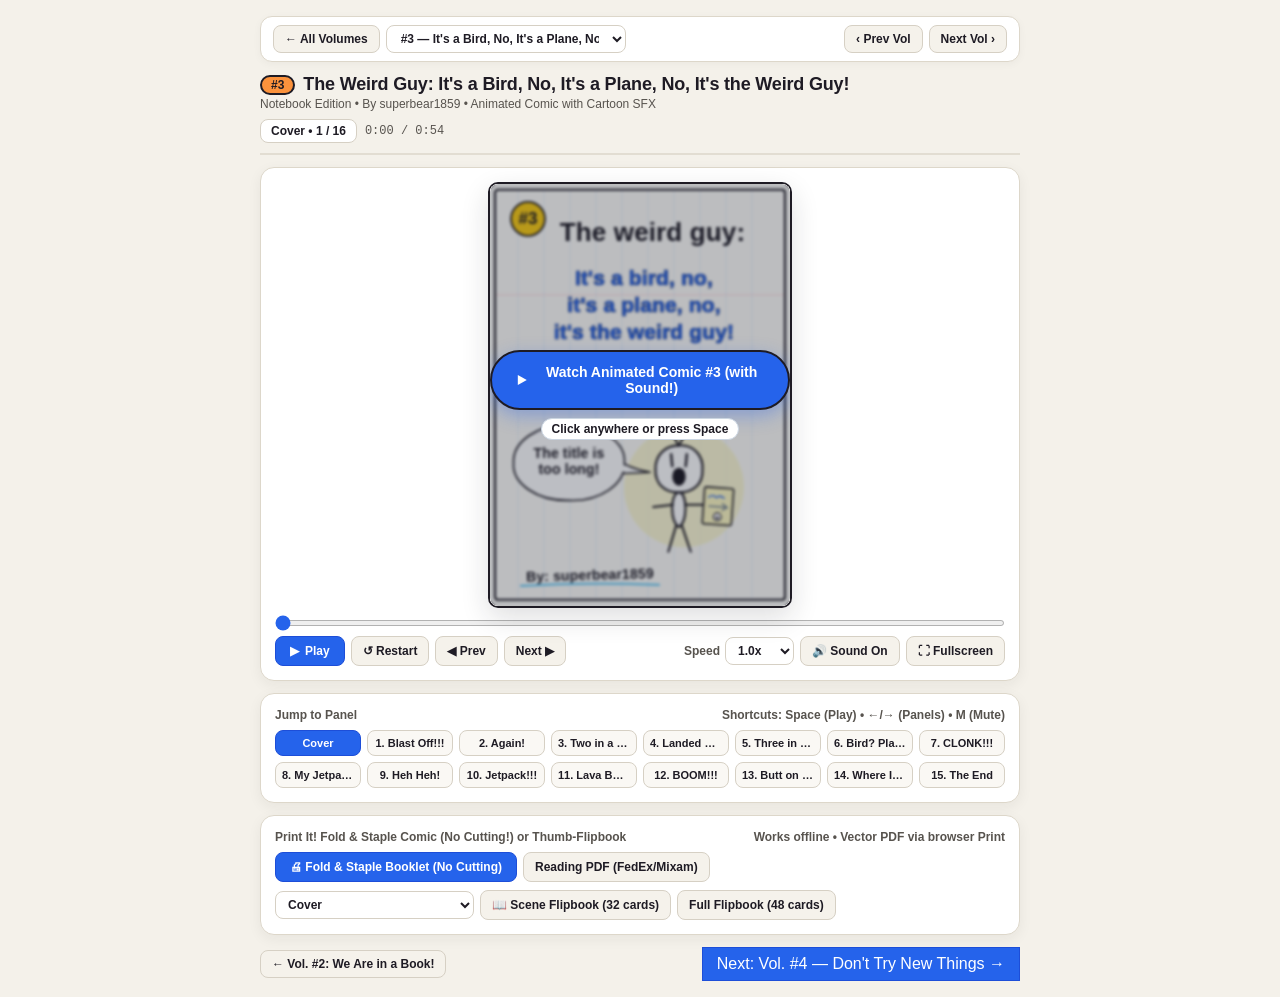
<file: volumes/03/index.html>
<!DOCTYPE html>
<html lang="en">
<head>
  <meta charset="utf-8" />
  <meta name="viewport" content="width=device-width, initial-scale=1.0" />
  <title>The Weird Guy #3: It's a Bird, No, It's a Plane, No, It's the Weird Guy! — Animated Comic by superbear1859</title>
  <link rel="stylesheet" href="../../assets/reader.css?v=2" />
</head>
<body>
  <div class="wrap">
    <nav id="seriesNav" class="series-nav" aria-label="Series navigation"></nav>

    <div class="topbar">
      <div>
        <div class="title-row">
          <span class="badge-num" style="background: #FB923C;">#3</span>
          <h1>The Weird Guy: It's a Bird, No, It's a Plane, No, It's the Weird Guy!</h1>
        </div>
        <div class="subtitle">Notebook Edition &bull; By superbear1859 &bull; Animated Comic with Cartoon SFX</div>
      </div>
      <div class="meta-row">
        <span id="sceneBadge" class="pill-badge">Cover &bull; 1 / 16</span>
        <span id="timeReadout" class="time-txt">0:00 / 0:54</span>
      </div>
    </div>

    <div class="card stage-wrap">
      <div class="comic-stage-shell" id="stageContainer" title="Click to Play / Pause">
        <div id="stage" style="width:100%;height:100%;"></div>
        <div id="playOverlay">
          <button id="overlayPlayBtn">
            <svg width="18" height="18" viewBox="0 0 24 24" fill="currentColor"><polygon points="6,4 20,12 6,20"/></svg>
            Watch Animated Comic #3 (with Sound!)
          </button>
          <span class="overlay-hint">Click anywhere or press Space</span>
        </div>
      </div>

      <div class="controls">
        <input id="scrubber" type="range" min="0" max="1000" value="0" step="1" aria-label="Animation timeline" />
        <div class="btn-bar">
          <div class="btn-group">
            <button id="btnPlay" class="btn-primary"><span id="playIcon">&#9654;</span><span id="playLabel">Play</span></button>
            <button id="btnRestart" class="btn-sec" title="Restart from Cover">&#8634; Restart</button>
            <button id="btnPrev" class="btn-sec" title="Previous Panel (Left Arrow)">&#9664; Prev</button>
            <button id="btnNext" class="btn-sec" title="Next Panel (Right Arrow)">Next &#9654;</button>
          </div>
          <div class="btn-group">
            <label class="speed-lbl">Speed
              <select id="speedSelect">
                <option value="0.75">0.75x</option>
                <option value="1" selected>1.0x</option>
                <option value="1.25">1.25x</option>
              </select>
            </label>
            <button id="btnMute" class="btn-sec" title="Toggle Sound Effects (M)">&#128266; Sound On</button>
          </div>
        </div>
      </div>
    </div>

    <div class="card">
      <div class="grid-head">
        <span>Jump to Panel</span>
        <span>Shortcuts: Space (Play) &bull; &larr;/&rarr; (Panels) &bull; M (Mute)</span>
      </div>
      <div id="sceneGrid"></div>
    </div>

    <div id="bottomVolNav" class="bottom-vol-nav"></div>
  </div>

  <script src="../../assets/nav.js?v=3" data-volume-id="03"></script>
<script>
/* ============================================================================
 * THE WEIRD GUY #3: It's a Bird, No, It's a Plane, No, It's the Weird Guy!
 * By superbear1859 — Hand-Drawn SVG Comic Engine + Web Audio Cartoon SFX
 * ============================================================================ */
(function () {
  'use strict';

  const NS = 'http://www.w3.org/2000/svg';
  const INK = '#1E1B24';
  const PAPER = '#FFFEFA';
  const FONT = "'Humor Sans', 'Comic Neue', 'Comic Sans MS', 'Chalkboard SE', 'Marker Felt', cursive, sans-serif";

  const clamp = (v, a = 0, b = 1) => Math.max(a, Math.min(b, v));
  const lerp = (a, b, t) => a + (b - a) * t;
  const invLerp = (a, b, v) => clamp((v - a) / (b - a), 0, 1);
  const easeOutCubic = t => 1 - Math.pow(1 - clamp(t), 3);
  const easeInOutCubic = t => {
    t = clamp(t);
    return t < 0.5 ? 4 * t * t * t : 1 - Math.pow(-2 * t + 2, 3) / 2;
  };
  const easeOutBack = (t, s = 1.70158) => {
    t = clamp(t) - 1;
    return 1 + (s + 1) * t * t * t + s * t * t;
  };
  const easeOutElastic = t => {
    t = clamp(t);
    if (t === 0 || t === 1) return t;
    return Math.pow(2, -10 * t) * Math.sin((t * 10 - 0.75) * ((2 * Math.PI) / 3)) + 1;
  };
  const easeOutBounce = t => {
    t = clamp(t);
    const n1 = 7.5625, d1 = 2.75;
    if (t < 1 / d1) return n1 * t * t;
    if (t < 2 / d1) return n1 * (t -= 1.5 / d1) * t + 0.75;
    if (t < 2.5 / d1) return n1 * (t -= 2.25 / d1) * t + 0.9375;
    return n1 * (t -= 2.625 / d1) * t + 0.984375;
  };

  const SCENES = [
    { id: 'cover',   panelNum: null, title: 'Cover',             duration: 3.9 },
    { id: 'panel1',  panelNum: 1,    title: 'Blast Off!!!',      duration: 3.3 },
    { id: 'panel2',  panelNum: 2,    title: 'Again!',            duration: 2.5 },
    { id: 'panel3',  panelNum: 3,    title: 'Two in a Row?!',    duration: 3.4 },
    { id: 'panel4',  panelNum: 4,    title: 'Landed on Feet!',   duration: 2.7 },
    { id: 'panel5',  panelNum: 5,    title: 'Three in a Row?!',  duration: 3.2 },
    { id: 'panel6',  panelNum: 6,    title: 'Bird? Plane?',      duration: 4.3 },
    { id: 'panel7',  panelNum: 7,    title: 'CLONK!!!',          duration: 2.8 },
    { id: 'panel8',  panelNum: 8,    title: 'My Jetpack!',       duration: 3.2 },
    { id: 'panel9',  panelNum: 9,    title: 'Heh Heh!',          duration: 3.5 },
    { id: 'panel10', panelNum: 10,   title: 'Jetpack!!!',        duration: 3.6 },
    { id: 'panel11', panelNum: 11,   title: 'Lava Bucket!',      duration: 3.9 },
    { id: 'panel12', panelNum: 12,   title: 'BOOM!!!',           duration: 3.1 },
    { id: 'panel13', panelNum: 13,   title: 'Butt on Fire!',     duration: 3.5 },
    { id: 'panel14', panelNum: 14,   title: 'Where Is My Butt?', duration: 3.8 },
    { id: 'panel15', panelNum: 15,   title: 'The End',           duration: 4.1 }
  ];

  let acc = 0;
  for (const s of SCENES) { s.start = acc; acc += s.duration; s.end = acc; }
  const TOTAL_DURATION = acc;

  const AUDIO_CUES = [
    // Cover
    { sceneIdx: 0, localT: 0.08, type: 'intro_jingle' },
    { sceneIdx: 0, localT: 1.35, type: 'weird_talk', count: 5, pitch: 525 },
    // Panel 1 - BLAST OFF!!! + zoing! + Ugh! + Not again!!!
    { sceneIdx: 1, localT: 0.10, type: 'mega_boom' },
    { sceneIdx: 1, localT: 0.45, type: 'zoing' },
    { sceneIdx: 1, localT: 1.55, type: 'thought_ding' },
    // Panel 2 - Again! + thud + Grr!
    { sceneIdx: 2, localT: 0.10, type: 'narrator_talk', count: 3, pitch: 205 },
    { sceneIdx: 2, localT: 0.52, type: 'thud' },
    { sceneIdx: 2, localT: 1.10, type: 'grumble' },
    // Panel 3 - BLAST OFF AGAIN!!!!!! + zoing left + Two in a row + What!!!
    { sceneIdx: 3, localT: 0.10, type: 'mega_boom' },
    { sceneIdx: 3, localT: 0.48, type: 'zoing' },
    { sceneIdx: 3, localT: 1.35, type: 'thought_ding' },
    { sceneIdx: 3, localT: 1.95, type: 'weird_yell', pitch: 660 },
    // Panel 4 - Again!! + bounce + I landed on my feet!
    { sceneIdx: 4, localT: 0.10, type: 'narrator_talk', count: 3, pitch: 215 },
    { sceneIdx: 4, localT: 0.62, type: 'ding' },
    { sceneIdx: 4, localT: 1.15, type: 'weird_talk', count: 5, pitch: 570 },
    // Panel 5 - BLAST OFF YET AGAIN!!! + zoing + Three in a row!
    { sceneIdx: 5, localT: 0.10, type: 'mega_boom' },
    { sceneIdx: 5, localT: 0.48, type: 'zoing' },
    { sceneIdx: 5, localT: 1.25, type: 'weird_yell', pitch: 690 },
    // Panel 6 - Bird / Plane / Weird Guy bystanders!
    { sceneIdx: 6, localT: 0.20, type: 'zoing' },
    { sceneIdx: 6, localT: 1.05, type: 'ping', pitch: 680 },
    { sceneIdx: 6, localT: 1.85, type: 'ping', pitch: 760 },
    { sceneIdx: 6, localT: 2.65, type: 'ping', pitch: 860 },
    // Panel 7 - CLONK!!! + Argggh!!!
    { sceneIdx: 7, localT: 0.45, type: 'clonk' },
    { sceneIdx: 7, localT: 1.05, type: 'rage_arggh' },
    // Panel 8 - I am done with my jetpack!
    { sceneIdx: 8, localT: 0.45, type: 'robot_boot' },
    { sceneIdx: 8, localT: 1.10, type: 'weird_talk', count: 7, pitch: 550 },
    // Panel 9 - BLAST OFF!!! + Heh heh! + poop!!!
    { sceneIdx: 9, localT: 0.10, type: 'mega_boom' },
    { sceneIdx: 9, localT: 0.50, type: 'jetpack_whoosh' },
    { sceneIdx: 9, localT: 1.25, type: 'giggle' },
    { sceneIdx: 9, localT: 2.05, type: 'poop_horn' },
    // Panel 10 - Why are you not clonking!!??? + Jetpack!!!
    { sceneIdx: 10, localT: 0.12, type: 'narrator_talk', count: 6, pitch: 205 },
    { sceneIdx: 10, localT: 0.85, type: 'jetpack_whoosh' },
    { sceneIdx: 10, localT: 1.65, type: 'weird_talk', count: 4, pitch: 600 },
    // Panel 11 - Prankster pours LAVA on jetpack! + Hey!!!!!!
    { sceneIdx: 11, localT: 0.15, type: 'giggle' },
    { sceneIdx: 11, localT: 0.70, type: 'lava_sizzle' },
    { sceneIdx: 11, localT: 1.95, type: 'weird_yell', pitch: 720 },
    // Panel 12 - BOOM!!! + Arggh!!!
    { sceneIdx: 12, localT: 0.18, type: 'explosion_boom' },
    { sceneIdx: 12, localT: 1.15, type: 'rage_arggh' },
    // Panel 13 - Your butt is on fire!!! + Ahhhh!!
    { sceneIdx: 13, localT: 0.12, type: 'narrator_talk', count: 5, pitch: 215 },
    { sceneIdx: 13, localT: 0.60, type: 'fire_roar' },
    { sceneIdx: 13, localT: 1.35, type: 'weird_yell', pitch: 760 },
    // Panel 14 - Hahahaha hahaha!!! + Hey, where is my butt??!!!!
    { sceneIdx: 14, localT: 0.10, type: 'evil_laugh' },
    { sceneIdx: 14, localT: 1.45, type: 'weird_talk', count: 7, pitch: 610 },
    // Panel 15 - It burned to ashes!!! + The End + I can't poop!!!
    { sceneIdx: 15, localT: 0.12, type: 'narrator_talk', count: 5, pitch: 195 },
    { sceneIdx: 15, localT: 1.10, type: 'outro_jingle' },
    { sceneIdx: 15, localT: 2.25, type: 'weird_yell', pitch: 540 }
  ].map((c, idx) => ({ ...c, id: idx, globalT: SCENES[c.sceneIdx].start + c.localT }));

  // --- SVG Primitives ---
  const esc = str => String(str).replace(/&/g, '&amp;').replace(/</g, '&lt;').replace(/>/g, '&gt;').replace(/"/g, '&quot;');

  function svgText(x, y, text, opts = {}) {
    const { size = 28, weight = '700', fill = INK, anchor = 'middle', rot = 0, opacity = 1, stroke = 'none', strokeWidth = 0, letterSpacing = 0.3 } = opts;
    if (opacity <= 0.005) return '';
    const tf = rot ? ` transform="rotate(${rot.toFixed(1)} ${x.toFixed(1)} ${y.toFixed(1)})"` : '';
    const st = stroke !== 'none' ? ` stroke="${stroke}" stroke-width="${strokeWidth}" paint-order="stroke"` : '';
    return `<text x="${x.toFixed(1)}" y="${y.toFixed(1)}" font-family="${FONT}" font-size="${size}" font-weight="${weight}" fill="${fill}" text-anchor="${anchor}" letter-spacing="${letterSpacing}" opacity="${opacity.toFixed(3)}"${st}${tf}>${esc(text)}</text>`;
  }

  function svgMultiText(x, y, lines, opts = {}) {
    const lineH = opts.lineHeight || (opts.size || 24) * 1.18;
    const startY = y - ((lines.length - 1) * lineH) / 2;
    return lines.map((line, i) => svgText(x, startY + i * lineH, line, opts)).join('');
  }

  function speechBubble(opts) {
    const { cx, cy, rx, ry, tailX, tailY, lines = [], fontSize = 22, lineHeight, fill = '#FFFFFF', stroke = INK, strokeWidth = 3.2, textColor = INK, spiky = false, scale = 1, opacity = 1, rot = 0 } = opts;
    if (opacity <= 0.005 || scale <= 0.01) return '';
    let shape = '';
    if (spiky) {
      const spikes = 16, pts = [];
      for (let i = 0; i < spikes * 2; i++) {
        const a = (i / (spikes * 2)) * Math.PI * 2;
        const m = i % 2 === 0 ? 1.12 : 0.88;
        pts.push(`${(Math.cos(a) * rx * m).toFixed(1)},${(Math.sin(a) * ry * m).toFixed(1)}`);
      }
      let tail = '';
      if (tailX !== undefined && tailY !== undefined) {
        const dx = tailX - cx, dy = tailY - cy, ang = Math.atan2(dy, dx);
        tail = `<path d="M ${(Math.cos(ang - 0.25) * rx * 0.72).toFixed(1)} ${(Math.sin(ang - 0.25) * ry * 0.72).toFixed(1)} L ${dx.toFixed(1)} ${dy.toFixed(1)} L ${(Math.cos(ang + 0.25) * rx * 0.72).toFixed(1)} ${(Math.sin(ang + 0.25) * ry * 0.72).toFixed(1)}" fill="${fill}" stroke="${stroke}" stroke-width="${strokeWidth}" stroke-linejoin="round" stroke-linecap="round"/>`;
      }
      shape = `${tail}<polygon points="${pts.join(' ')}" fill="${fill}" stroke="${stroke}" stroke-width="${strokeWidth}" stroke-linejoin="round"/>`;
    } else {
      const k = 0.55228;
      const d = [
        `M 0 ${(-ry).toFixed(1)}`,
        `C ${(rx * k * 1.03).toFixed(1)} ${(-ry * 0.99).toFixed(1)}, ${(rx * 1.02).toFixed(1)} ${(-ry * k).toFixed(1)}, ${(rx * 0.99).toFixed(1)} 0`,
        `C ${(rx * 1.01).toFixed(1)} ${(ry * k * 1.02).toFixed(1)}, ${(rx * k).toFixed(1)} ${(ry * 1.02).toFixed(1)}, 0 ${(ry * 0.99).toFixed(1)}`,
        `C ${(-rx * k * 1.02).toFixed(1)} ${(ry * 1.01).toFixed(1)}, ${(-rx * 1.02).toFixed(1)} ${(ry * k).toFixed(1)}, ${(-rx * 0.99).toFixed(1)} 0`,
        `C ${(-rx * 1.01).toFixed(1)} ${(-ry * k * 1.02).toFixed(1)}, ${(-rx * k).toFixed(1)} ${(-ry * 1.02).toFixed(1)}, 0 ${(-ry).toFixed(1)} Z`
      ].join(' ');
      let tail = '', maskPatch = '';
      if (tailX !== undefined && tailY !== undefined) {
        const dx = tailX - cx, dy = tailY - cy, ang = Math.atan2(dy, dx);
        const b1x = Math.cos(ang - 0.24) * rx * 0.85, b1y = Math.sin(ang - 0.24) * ry * 0.85;
        const b2x = Math.cos(ang + 0.24) * rx * 0.85, b2y = Math.sin(ang + 0.24) * ry * 0.85;
        const midX = (b1x + b2x) * 0.35 + dx * 0.35, midY = (b1y + b2y) * 0.35 + dy * 0.35;
        tail = `<path d="M ${b1x.toFixed(1)} ${b1y.toFixed(1)} Q ${midX.toFixed(1)} ${midY.toFixed(1)} ${dx.toFixed(1)} ${dy.toFixed(1)} Q ${(midX + (b2x - b1x) * 0.3).toFixed(1)} ${(midY + (b2y - b1y) * 0.3).toFixed(1)} ${b2x.toFixed(1)} ${b2y.toFixed(1)}" fill="${fill}" stroke="${stroke}" stroke-width="${strokeWidth}" stroke-linejoin="round" stroke-linecap="round"/>`;
        maskPatch = `<path d="M ${(b1x * 0.95).toFixed(1)} ${(b1y * 0.95).toFixed(1)} L ${(dx * 0.78).toFixed(1)} ${(dy * 0.78).toFixed(1)} L ${(b2x * 0.95).toFixed(1)} ${(b2y * 0.95).toFixed(1)} Z" fill="${fill}" stroke="none"/>`;
      }
      shape = `${tail}<path d="${d}" fill="${fill}" stroke="${stroke}" stroke-width="${strokeWidth}" stroke-linejoin="round"/>${maskPatch}`;
    }
    const txt = svgMultiText(0, 6, lines, { size: fontSize, lineHeight: lineHeight || fontSize * 1.15, fill: textColor });
    return `<g transform="translate(${cx.toFixed(1)} ${cy.toFixed(1)}) rotate(${rot.toFixed(1)}) scale(${scale.toFixed(3)})" opacity="${opacity.toFixed(3)}">${shape}${txt}</g>`;
  }

  function thoughtBubble(opts) {
    const { cx, cy, rx, ry, dotStartX, dotStartY, lines, fontSize = 20, scale = 1, opacity = 1 } = opts;
    if (opacity <= 0.005 || scale <= 0.01) return '';
    const d1x = lerp(dotStartX, cx, 0.28) - cx, d1y = lerp(dotStartY, cy, 0.28) - cy;
    const d2x = lerp(dotStartX, cx, 0.54) - cx, d2y = lerp(dotStartY, cy, 0.54) - cy;
    let d = '';
    for (let i = 0; i < 10; i++) {
      const a0 = (i / 10) * Math.PI * 2, a1 = ((i + 1) / 10) * Math.PI * 2, am = (a0 + a1) / 2;
      if (i === 0) d += `M ${(Math.cos(a0) * rx * 0.9).toFixed(1)} ${(Math.sin(a0) * ry * 0.9).toFixed(1)} `;
      d += `Q ${(Math.cos(am) * rx * 1.16).toFixed(1)} ${(Math.sin(am) * ry * 1.16).toFixed(1)} ${(Math.cos(a1) * rx * 0.9).toFixed(1)} ${(Math.sin(a1) * ry * 0.9).toFixed(1)} `;
    }
    return `<g transform="translate(${cx.toFixed(1)} ${cy.toFixed(1)}) scale(${scale.toFixed(3)})" opacity="${opacity.toFixed(3)}">
      <circle cx="${d1x.toFixed(1)}" cy="${d1y.toFixed(1)}" r="6" fill="#FFF" stroke="${INK}" stroke-width="2.8"/>
      <circle cx="${d2x.toFixed(1)}" cy="${d2y.toFixed(1)}" r="10" fill="#FFF" stroke="${INK}" stroke-width="2.8"/>
      <path d="${d}Z" fill="#FFF" stroke="${INK}" stroke-width="3" stroke-linejoin="round"/>
      ${svgMultiText(0, 5, lines, { size: fontSize, lineHeight: fontSize * 1.15, fill: INK })}
    </g>`;
  }

  function handArrow(x1, y1, x2, y2, cx, cy, color = INK) {
    const ang = Math.atan2(y2 - cy, x2 - cx), len = 13;
    return `<g stroke="${color}" stroke-width="3" fill="none" stroke-linecap="round" stroke-linejoin="round">
      <path d="M ${x1.toFixed(1)} ${y1.toFixed(1)} Q ${cx.toFixed(1)} ${cy.toFixed(1)} ${x2.toFixed(1)} ${y2.toFixed(1)}"/>
      <path d="M ${(x2 - Math.cos(ang - 0.5) * len).toFixed(1)} ${(y2 - Math.sin(ang - 0.5) * len).toFixed(1)} L ${x2.toFixed(1)} ${y2.toFixed(1)} L ${(x2 - Math.cos(ang + 0.5) * len).toFixed(1)} ${(y2 - Math.sin(ang + 0.5) * len).toFixed(1)}"/>
    </g>`;
  }

  // --- Characters & Props ---
  function weirdGuy(opts = {}) {
    const {
      x = 300, y = 500, scale = 1, rot = 0,
      eyes = 'normal', mouth = 'open', arms = 'out', legs = 'stand',
      jetpack = false, jetFlame = false, jetCharred = 0,
      bigButtFire = false, buttFireT = 0, poster = false,
      t = 0, opacity = 1
    } = opts;
    if (opacity <= 0.005) return '';
    const mouthPulse = mouth === 'yell' ? 1 + Math.sin(t * 28) * 0.08 : 1;
    const hw = Math.sin(t * 14) * 2.5;

    // Jetpack strapped to left/back side of torso (matches Panels 8, 9, 10, 11!)
    let jetSvg = '';
    if (jetpack) {
      const fPulse = 0.88 + 0.22 * Math.sin(t * 36);
      const flame = jetFlame ? `<g transform="translate(-32 54) scale(${fPulse.toFixed(2)})">
        <path d="M -22 0 L -28 48 L -10 34 L 0 64 L 12 34 L 26 48 L 20 0 Z" fill="#F97316" stroke="#DC2626" stroke-width="3" stroke-linejoin="round"/>
        <path d="M -11 0 L -12 30 L 0 42 L 10 28 L 10 0 Z" fill="#FDE047"/>
      </g>` : '';
      const packFill = jetCharred > 0.35 ? '#334155' : '#CBD5E1';
      const charredBlob = jetCharred > 0.15 ? `<g transform="translate(-34 18) scale(${jetCharred.toFixed(2)})">
        <path d="M -32 -20 C -22 -42, 22 -38, 28 -12 C 36 16, 18 36, -12 34 C -36 30, -40 4, -32 -20 Z" fill="#1E1B24" stroke="#EA580C" stroke-width="3.2" opacity="0.9"/>
      </g>` : '';
      jetSvg = `<g>
        ${flame}
        <!-- Backpack canister -->
        <rect x="-58" y="-12" width="48" height="60" rx="6" fill="${packFill}" stroke="${INK}" stroke-width="3.4"/>
        <line x1="-34" y1="-12" x2="-34" y2="48" stroke="${INK}" stroke-width="2.6"/>
        <!-- Dark thruster nozzle -->
        <ellipse cx="-34" cy="50" rx="26" ry="10" fill="#1E293B" stroke="${INK}" stroke-width="3"/>
        <!-- Shoulder strap -->
        <path d="M -10 2 L 6 12 M -10 32 L 6 38" stroke="${INK}" stroke-width="3.2" stroke-linecap="round"/>
        ${charredBlob}
      </g>`;
    }

    // Giant Flaming Cartoon Butt (Panel 13!)
    let buttFireSvg = '';
    if (bigButtFire) {
      const fS = 0.94 + 0.12 * Math.sin(buttFireT * 24);
      buttFireSvg = `<g transform="translate(-8 34)">
        <!-- Huge roaring outer flame burst -->
        <g transform="scale(${fS.toFixed(3)})">
          <path d="M 6 -60 L -42 -118 L -66 -74 L -132 -120 L -116 -56 L -185 -68 L -142 -12 L -198 18 L -146 52 L -186 108 L -118 88 L -128 150 L -64 106 L -38 148 L 12 96 Z"
                fill="#F97316" stroke="#DC2626" stroke-width="4" stroke-linejoin="round"/>
          <path d="M 4 -36 L -34 -74 L -56 -42 L -108 -68 L -96 -20 L -142 6 L -102 36 L -126 82 L -68 62 L -36 96 L 8 64 Z"
                fill="#FDE047" opacity="0.9"/>
        </g>
        <!-- Giant cartoon butt inside the flames -->
        <path d="M 0 -28 C -44 -38, -76 -16, -66 8 C -58 20, -42 20, -34 12 C -54 28, -58 54, -30 60 C -6 66, 6 44, 4 24 Z"
              fill="#FFFFFF" stroke="${INK}" stroke-width="3.8" stroke-linejoin="round"/>
        <path d="M -34 12 Q -18 18 -8 15" fill="none" stroke="${INK}" stroke-width="3.2" stroke-linecap="round"/>
      </g>`;
    }

    const torso = `<path d="M -2 -8 C -16 -2, -16 44, 0 54 C 15 44, 15 -2, 2 -8 Z" fill="#FFF" stroke="${INK}" stroke-width="3.6" stroke-linecap="round" stroke-linejoin="round"/>`;

    let legSvg = '';
    if (legs === 'flying') legSvg = `<path d="M -5 50 L -26 94 M 5 50 L 28 92" stroke="${INK}" stroke-width="3.6" stroke-linecap="round"/>`;
    else if (legs === 'kicking') {
      const k = Math.sin(t * 18) * 6;
      legSvg = `<path d="M -5 50 L ${(-24 + k).toFixed(1)} 95 M 5 50 L ${(26 - k).toFixed(1)} 92" stroke="${INK}" stroke-width="3.6" stroke-linecap="round"/>`;
    } else legSvg = `<path d="M -5 51 Q -12 75 -19 98 M 5 51 Q 13 75 21 98" stroke="${INK}" stroke-width="3.6" stroke-linecap="round" fill="none"/>`;

    let armSvg = '';
    if (poster) {
      // Holding tiny illustrated cover poster (bird, plane, flying weird guy!)
      armSvg = `<path d="M -11 14 L -46 18 M 11 14 L 46 14" stroke="${INK}" stroke-width="3.6" stroke-linecap="round"/>
        <g transform="translate(46 -18) rotate(4)">
          <rect x="0" y="0" width="52" height="66" rx="3" fill="#FEF9C3" stroke="${INK}" stroke-width="2.8"/>
          <path d="M 8 18 Q 16 12 22 18 Q 28 12 36 18" fill="none" stroke="#2563EB" stroke-width="2.2" stroke-linecap="round"/>
          <path d="M 10 34 L 42 34 L 34 28 M 42 34 L 34 40" fill="none" stroke="#64748B" stroke-width="2.2" stroke-linecap="round"/>
          <circle cx="26" cy="52" r="7" fill="#FFF" stroke="${INK}" stroke-width="2"/>
          <circle cx="26" cy="54" r="2.5" fill="${INK}"/>
        </g>`;
    } else if (arms === 'up') {
      armSvg = `<path d="M -11 12 L -46 -12 M 11 12 L 46 -14" stroke="${INK}" stroke-width="3.6" stroke-linecap="round"/>`;
    } else if (arms === 'flying') {
      armSvg = `<path d="M -11 10 L -46 32 M 11 10 L 46 32" stroke="${INK}" stroke-width="3.6" stroke-linecap="round"/>`;
    } else {
      armSvg = `<path d="M -11 14 L -48 22 M 11 14 L 48 18" stroke="${INK}" stroke-width="3.6" stroke-linecap="round"/>`;
    }

    const head = `<path d="M 0 -92 C 26 -93, 44 -74, 42 -48 C 43 -22, 24 -7, 0 -8 C -25 -7, -43 -23, -42 -49 C -43 -75, -24 -92, 0 -92 Z" fill="#FFF" stroke="${INK}" stroke-width="3.8" stroke-linejoin="round"/>`;
    const hair = `<path d="M ${(-15 + hw * 0.4).toFixed(1)} -120 L -1 -91 L ${(16 + hw * 0.4).toFixed(1)} -122" fill="none" stroke="${INK}" stroke-width="3.6" stroke-linecap="round" stroke-linejoin="round"/>`;

    let eyeSvg = '';
    if (eyes === 'squint') eyeSvg = `<path d="M -22 -70 L -10 -62 L -22 -54 M 22 -70 L 10 -62 L 22 -54" fill="none" stroke="${INK}" stroke-width="3.5" stroke-linecap="round" stroke-linejoin="round"/>`;
    else if (eyes === 'angry') eyeSvg = `<path d="M -14 -76 L -12 -55 M 14 -76 L 12 -55" stroke="${INK}" stroke-width="4.2" stroke-linecap="round"/>`;
    else eyeSvg = `<path d="M -12 -75 L -11 -56 M 12 -75 L 13 -56" stroke="${INK}" stroke-width="3.6" stroke-linecap="round"/>`;

    let mouthSvg = '';
    if (mouth === 'yell') mouthSvg = `<g transform="translate(0 -34) scale(${mouthPulse.toFixed(3)})"><ellipse cx="0" cy="0" rx="14" ry="20" fill="${INK}"/><ellipse cx="0" cy="10" rx="8" ry="6" fill="#DC2626" opacity="0.85"/></g>`;
    else if (mouth === 'smug') mouthSvg = `<path d="M -15 -40 Q 0 -24 15 -40" fill="none" stroke="${INK}" stroke-width="3.6" stroke-linecap="round"/>`;
    else mouthSvg = `<ellipse cx="0" cy="-36" rx="12" ry="16" fill="${INK}"/>`;

    return `<g transform="translate(${x.toFixed(1)} ${y.toFixed(1)}) rotate(${rot.toFixed(1)}) scale(${scale.toFixed(3)})" opacity="${opacity.toFixed(3)}">${buttFireSvg}${jetSvg}${legSvg}${torso}${armSvg}${head}${hair}${eyeSvg}${mouthSvg}</g>`;
  }

  function stickFriend(opts = {}) {
    const { x = 150, y = 700, scale = 1, t = 0, opacity = 1 } = opts;
    if (opacity <= 0.005) return '';
    const bob = Math.sin(t * 9 + x) * 2.5;
    return `<g transform="translate(${x.toFixed(1)} ${(y + bob).toFixed(1)}) scale(${scale.toFixed(3)})" opacity="${opacity.toFixed(3)}">
      <path d="M -4 38 L -18 70 M 4 38 L 18 70" stroke="${INK}" stroke-width="3.3" stroke-linecap="round"/>
      <ellipse cx="0" cy="18" rx="9" ry="22" fill="#FFF" stroke="${INK}" stroke-width="3.3"/>
      <path d="M -9 10 L -36 18 M 9 10 L 36 16" stroke="${INK}" stroke-width="3.3" stroke-linecap="round"/>
      <circle cx="0" cy="-26" r="24" fill="#FFF" stroke="${INK}" stroke-width="3.4"/>
      <path d="M -7 -36 L -7 -23 M 7 -36 L 7 -23" stroke="${INK}" stroke-width="3.2" stroke-linecap="round"/>
      <path d="M -13 -19 Q 0 -6 13 -19" fill="none" stroke="${INK}" stroke-width="3.2" stroke-linecap="round"/>
    </g>`;
  }

  function bucket(opts = {}) {
    const { x = 180, y = 175, rot = 148, fill = '#CBD5E1', rimFill = '#F97316', scale = 1, opacity = 1 } = opts;
    if (opacity <= 0.005) return '';
    return `<g transform="translate(${x.toFixed(1)} ${y.toFixed(1)}) rotate(${rot.toFixed(1)}) scale(${scale.toFixed(3)})" opacity="${opacity.toFixed(3)}">
      <path d="M -42 -48 C -56 -88, 56 -88, 42 -48" fill="none" stroke="${INK}" stroke-width="3.2"/>
      <polygon points="-44,-48 44,-48 34,56 -34,56" fill="${fill}" stroke="${INK}" stroke-width="3.6" stroke-linejoin="round"/>
      <ellipse cx="0" cy="-48" rx="44" ry="12" fill="${rimFill}" stroke="${INK}" stroke-width="3.4"/>
    </g>`;
  }

  // Ruled Notebook Paper Wrapper matching Vol. 1 & Vol. 3's original lined sheets!
  function wrapPanel(innerSvg, { panelNum = null, shakeX = 0, shakeY = 0, binderHole = false } = {}) {
    const badge = panelNum !== null
      ? `<g opacity="0.78"><rect x="20" y="786" width="38" height="32" rx="7" fill="#FFF" stroke="${INK}" stroke-width="2.4"/>${svgText(39, 810, String(panelNum), { size: 21 })}</g>`
      : '';
    let ruledLines = '<line x1="12" y1="220" x2="588" y2="220" stroke="#F43F5E" stroke-width="1.6" opacity="0.22"/>';
    for (let x = 56; x <= 560; x += 52) {
      ruledLines += `<line x1="${x}" y1="12" x2="${x}" y2="828" stroke="#60A5FA" stroke-width="1.2" opacity="0.20"/>`;
    }
    const hole = binderHole ? `<circle cx="535" cy="778" r="18" fill="#E5E7EB" stroke="#CBD5E1" stroke-width="2"/>` : '';
    return `<svg xmlns="${NS}" viewBox="0 0 600 840" width="100%" height="100%" style="background:${PAPER};">
      <defs><clipPath id="pc3"><rect x="12" y="12" width="576" height="816" rx="4"/></clipPath></defs>
      <rect x="0" y="0" width="600" height="840" fill="${PAPER}"/>
      <g clip-path="url(#pc3)">
        ${ruledLines}
        ${hole}
        <g transform="translate(${shakeX.toFixed(1)} ${shakeY.toFixed(1)})">${innerSvg}</g>
      </g>
      <rect x="10" y="10" width="580" height="820" rx="6" fill="none" stroke="${INK}" stroke-width="4.2"/>
      ${badge}
    </svg>`;
  }

  function renderScene(sceneIdx, localT) {
    const s = SCENES[sceneIdx];
    const t = clamp(localT, 0, s.duration);
    let out = '', shakeX = 0, shakeY = 0;

    switch (sceneIdx) {
      // ---------------------------------------------------------------------
      // SCENE 0: COVER — "#3 The weird guy: It's a bird, no, it's a plane, no, it's the weird guy!"
      // ---------------------------------------------------------------------
      case 0: {
        const bS = easeOutBack(invLerp(0.05, 0.45, t));
        const tOp = invLerp(0.18, 0.55, t);
        const gY = lerp(740, 625, easeOutBack(invLerp(0.45, 1.05, t))) + Math.sin(t * 5) * 3;
        const bubS = easeOutBack(invLerp(1.3, 1.8, t));
        const aOp = invLerp(2.1, 2.6, t);

        out += `<circle cx="388" cy="605" r="120" fill="#FEF9C3" opacity="0.65"/>`;
        out += `<g transform="translate(76 68) scale(${bS.toFixed(3)})"><circle cx="0" cy="0" r="34" fill="#FACC15" stroke="${INK}" stroke-width="3.6"/>${svgText(0, 11, '#3', { size: 34 })}</g>`;

        // Hilariously long title!
        out += `<g opacity="${tOp.toFixed(3)}">
          ${svgText(325, 112, 'The weird guy:', { size: 52 })}
          ${svgMultiText(308, 255, [
            "It's a bird, no,",
            "it's a plane, no,",
            "it's the weird guy!"
          ], { size: 42, lineHeight: 54, fill: '#2563EB', stroke: INK, strokeWidth: 1.4 })}
        </g>`;

        // Weird Guy holding little comic poster
        out += weirdGuy({ x: 378, y: gY, scale: 1.12, eyes: 'angry', mouth: 'open', poster: true, t });

        // "The title is too long!"
        out += speechBubble({
          cx: 158, cy: 556, rx: 112, ry: 76,
          tailX: 320, tailY: 575,
          lines: ['The title is', 'too long!'],
          fontSize: 28, scale: bubS, fill: '#FFFFFF'
        });

        // Author credit (superbear1859 per privacy rule)
        out += `<g opacity="${aOp.toFixed(3)}">
          ${svgText(200, 790, 'By: superbear1859', { size: 28, fill: INK, rot: -1.5 })}
          <path d="M 62 802 Q 200 794 338 800" fill="none" stroke="#38BDF8" stroke-width="4.5" stroke-linecap="round" opacity="0.7"/>
        </g>`;
        break;
      }

      // ---------------------------------------------------------------------
      // SCENE 1: PANEL 1 — "BLAST OFF!!!" + zoing!!! + "Ugh!" + "Not again!!!"
      // ---------------------------------------------------------------------
      case 1: {
        if (t >= 0.08 && t < 0.65) {
          const d = 1 - invLerp(0.08, 0.65, t);
          shakeX = Math.sin(t * 95) * 14 * d; shakeY = Math.cos(t * 110) * 10 * d;
        }
        const fp = easeOutCubic(invLerp(0.35, 2.0, t));
        const gX = lerp(40, 385, fp), gY = 420 + Math.sin(fp * Math.PI * 3) * 12;

        out += `<g transform="translate(300 112) scale(${easeOutElastic(invLerp(0.05, 0.5, t)).toFixed(3)})">
          ${svgText(0, 14, 'BLAST OFF!!!', { size: 68, fill: '#DC2626', stroke: '#FEF08A', strokeWidth: 8 })}
        </g>`;

        const trX = gX - 95;
        out += `<g stroke="${INK}" stroke-width="4" stroke-linecap="round">
          <line x1="${(trX - 150).toFixed(1)}" y1="382" x2="${(trX - 10).toFixed(1)}" y2="392"/>
          <line x1="${(trX - 190).toFixed(1)}" y1="420" x2="${(trX - 24).toFixed(1)}" y2="420" stroke="#F59E0B" stroke-width="5"/>
          <line x1="${(trX - 140).toFixed(1)}" y1="458" x2="${(trX - 10).toFixed(1)}" y2="448"/>
        </g>`;
        out += weirdGuy({ x: gX, y: gY, scale: 1.12, rot: 90, eyes: 'squint', arms: 'flying', legs: 'flying', t });

        out += speechBubble({ cx: 345, cy: 256, rx: 84, ry: 54, tailX: gX + 36, tailY: 368, lines: ['Ugh!'], fontSize: 34, scale: easeOutBack(invLerp(0.7, 1.1, t)) });
        out += svgText(255, 565, 'zoing!!!', { size: 54, fill: '#EA580C', rot: -6, opacity: invLerp(0.5, 0.9, t) });
        out += thoughtBubble({ cx: 432, cy: 678, rx: 108, ry: 74, dotStartX: gX + 35, dotStartY: 475, lines: ['Not', 'again!!!'], fontSize: 28, scale: easeOutBack(invLerp(1.45, 1.95, t)) });
        break;
      }

      // ---------------------------------------------------------------------
      // SCENE 2: PANEL 2 — "Again!" + upside-down crash + "Grr!"
      // ---------------------------------------------------------------------
      case 2: {
        const cT = easeOutBounce(invLerp(0.35, 0.9, t));
        out += svgText(215, 128, 'Again!', { size: 62, fill: '#1D4ED8', rot: -3, opacity: invLerp(0.05, 0.4, t) });
        if (cT > 0.8) out += `<ellipse cx="268" cy="774" rx="76" ry="12" fill="#CBD5E1" opacity="0.65"/>`;
        out += weirdGuy({ x: 268, y: lerp(250, 704, cT), scale: 1.04, rot: 178, eyes: 'angry', mouth: 'open', legs: 'kicking', t });
        out += speechBubble({ cx: 438, cy: 680, rx: 78, ry: 54, tailX: 318, tailY: 726, lines: ['Grr!'], fontSize: 36, scale: easeOutBack(invLerp(1.05, 1.48, t)), fill: '#FEE2E2', textColor: '#B91C1C' });
        break;
      }

      // ---------------------------------------------------------------------
      // SCENE 3: PANEL 3 — "BLAST OFF AGAIN!!!!!!" (flying LEFT!) + "Two in a row??!!" + "What!!!"
      // ---------------------------------------------------------------------
      case 3: {
        if (t >= 0.08 && t < 0.65) {
          const d = 1 - invLerp(0.08, 0.65, t);
          shakeX = Math.sin(t * 95) * 14 * d; shakeY = Math.cos(t * 110) * 10 * d;
        }
        const fp = easeOutCubic(invLerp(0.35, 2.0, t));
        const gX = lerp(560, 265, fp), gY = 475 + Math.sin(fp * Math.PI * 3) * 12;

        out += `<g transform="translate(300 118) scale(${easeOutElastic(invLerp(0.05, 0.5, t)).toFixed(3)})">
          ${svgMultiText(0, 0, ['BLAST OFF', 'AGAIN!!!!!!'], { size: 56, lineHeight: 62, fill: '#DC2626', stroke: '#FEF08A', strokeWidth: 8 })}
        </g>`;

        // Speed lines behind flying-LEFT Weird Guy!
        const trX = gX + 95;
        out += `<g stroke="${INK}" stroke-width="4" stroke-linecap="round">
          <line x1="${(trX + 10).toFixed(1)}" y1="442" x2="${(trX + 145).toFixed(1)}" y2="432"/>
          <line x1="${(trX + 24).toFixed(1)}" y1="475" x2="${(trX + 185).toFixed(1)}" y2="475" stroke="#F59E0B" stroke-width="5"/>
          <line x1="${(trX + 10).toFixed(1)}" y1="508" x2="${(trX + 140).toFixed(1)}" y2="518"/>
        </g>`;
        // Rotated -90 deg so head faces LEFT!
        out += weirdGuy({ x: gX, y: gY, scale: 1.12, rot: -90, eyes: 'squint', arms: 'flying', legs: 'flying', t });

        out += thoughtBubble({ cx: 220, cy: 295, rx: 112, ry: 68, dotStartX: gX - 35, dotStartY: 420, lines: ['Two in a', 'row??!!'], fontSize: 26, scale: easeOutBack(invLerp(1.25, 1.75, t)) });
        out += speechBubble({ cx: 205, cy: 665, rx: 94, ry: 60, tailX: gX - 28, tailY: 530, lines: ['What!!!'], fontSize: 34, scale: easeOutBack(invLerp(1.85, 2.3, t)), spiky: true, fill: '#FEF9C3' });
        out += svgText(448, 720, 'zoing!!!', { size: 52, fill: '#EA580C', rot: 6, opacity: invLerp(0.55, 0.95, t) });
        break;
      }

      // ---------------------------------------------------------------------
      // SCENE 4: PANEL 4 — "Again!!" + "I landed on my feet!"
      // ---------------------------------------------------------------------
      case 4: {
        const landT = easeOutBounce(invLerp(0.25, 0.85, t));
        out += svgText(215, 140, 'Again!!', { size: 64, fill: '#1D4ED8', rot: -6, opacity: invLerp(0.05, 0.4, t) });
        if (landT > 0.8) out += `<ellipse cx="382" cy="752" rx="64" ry="12" fill="#CBD5E1" opacity="0.65"/>`;
        out += weirdGuy({ x: 382, y: lerp(260, 645, landT), scale: 1.12, eyes: 'normal', mouth: 'open', arms: 'up', t });
        out += speechBubble({ cx: 405, cy: 402, rx: 108, ry: 108, tailX: 382, tailY: 525, lines: ['I', 'landed', 'on my', 'feet!'], fontSize: 30, scale: easeOutBack(invLerp(1.05, 1.55, t)), fill: '#DCFCE7' });
        break;
      }

      // ---------------------------------------------------------------------
      // SCENE 5: PANEL 5 — "BLAST OFF YET AGAIN!!!!!!!!!!!!" + "Three in a row!??!!"
      // ---------------------------------------------------------------------
      case 5: {
        if (t >= 0.08 && t < 0.65) {
          const d = 1 - invLerp(0.08, 0.65, t);
          shakeX = Math.sin(t * 95) * 15 * d; shakeY = Math.cos(t * 110) * 11 * d;
        }
        const fp = easeOutCubic(invLerp(0.35, 2.1, t));
        const gX = lerp(40, 380, fp), gY = 475 + Math.sin(fp * Math.PI * 3) * 12;

        out += `<g transform="translate(300 105) scale(${easeOutElastic(invLerp(0.05, 0.5, t)).toFixed(3)})">
          ${svgMultiText(0, 0, ['BLAST OFF YET', 'AGAIN!!!!!!!!'], { size: 50, lineHeight: 56, fill: '#DC2626', stroke: '#FEF08A', strokeWidth: 8 })}
        </g>`;

        const trX = gX - 95;
        out += `<g stroke="${INK}" stroke-width="4" stroke-linecap="round">
          <line x1="${(trX - 150).toFixed(1)}" y1="435" x2="${(trX - 10).toFixed(1)}" y2="445"/>
          <line x1="${(trX - 190).toFixed(1)}" y1="475" x2="${(trX - 24).toFixed(1)}" y2="475" stroke="#F59E0B" stroke-width="5"/>
          <line x1="${(trX - 140).toFixed(1)}" y1="515" x2="${(trX - 10).toFixed(1)}" y2="505"/>
        </g>`;
        out += weirdGuy({ x: gX, y: gY, scale: 1.14, rot: 90, eyes: 'squint', arms: 'flying', legs: 'flying', t });
        out += speechBubble({ cx: 382, cy: 282, rx: 122, ry: 74, tailX: gX + 42, tailY: 422, lines: ['Three in a', 'row!??!!'], fontSize: 30, scale: easeOutBack(invLerp(1.15, 1.62, t)), fill: '#FEF9C3' });
        out += svgText(330, 665, 'zoing!!!', { size: 64, fill: '#EA580C', stroke: '#FEF08A', strokeWidth: 7, rot: -4, opacity: invLerp(0.5, 0.9, t) });
        break;
      }

      // ---------------------------------------------------------------------
      // SCENE 6: PANEL 6 — "It's a bird!" / "No, it's a plane!!" / "No, it's the weird guy!!!"
      // ---------------------------------------------------------------------
      case 6: {
        const fp = easeOutCubic(invLerp(0.1, 2.2, t));
        const gX = lerp(-40, 415, fp), gY = 265 + Math.sin(fp * Math.PI * 3) * 10;

        // Flying Weird Guy across the sky!
        const trX = gX - 90;
        out += `<g stroke="${INK}" stroke-width="4" stroke-linecap="round">
          <line x1="${(trX - 140).toFixed(1)}" y1="230" x2="${(trX - 10).toFixed(1)}" y2="240"/>
          <line x1="${(trX - 180).toFixed(1)}" y1="265" x2="${(trX - 24).toFixed(1)}" y2="265" stroke="#F59E0B" stroke-width="5"/>
          <line x1="${(trX - 130).toFixed(1)}" y1="300" x2="${(trX - 10).toFixed(1)}" y2="290"/>
        </g>`;
        out += weirdGuy({ x: gX, y: gY, scale: 1.06, rot: 90, eyes: 'squint', mouth: 'yell', arms: 'flying', legs: 'flying', t });
        out += speechBubble({ cx: 435, cy: 112, rx: 112, ry: 60, tailX: gX + 35, tailY: 215, lines: ['Arggh!!!!'], fontSize: 34, scale: easeOutBack(invLerp(0.45, 0.85, t)), spiky: true, fill: '#FEE2E2', textColor: '#B91C1C' });
        out += svgText(295, 425, 'zoing!!!', { size: 58, fill: '#EA580C', rot: -4, opacity: invLerp(0.25, 0.65, t) });

        // Three cheerful stick-figure bystanders looking up!
        out += stickFriend({ x: 105, y: 735, scale: 0.94, t });
        out += stickFriend({ x: 295, y: 735, scale: 0.94, t });
        out += stickFriend({ x: 485, y: 735, scale: 0.94, t });

        out += speechBubble({ cx: 118, cy: 575, rx: 78, ry: 54, tailX: 112, tailY: 685, lines: ["It's a", 'bird!'], fontSize: 24, scale: easeOutBack(invLerp(1.0, 1.4, t)), fill: '#E0F2FE' });
        out += speechBubble({ cx: 300, cy: 558, rx: 86, ry: 56, tailX: 295, tailY: 685, lines: ["No, it's", 'a plane!!'], fontSize: 23, scale: easeOutBack(invLerp(1.8, 2.2, t)), fill: '#FEF9C3' });
        out += speechBubble({ cx: 482, cy: 568, rx: 94, ry: 66, tailX: 485, tailY: 685, lines: ["No, it's", 'the weird', 'guy!!!'], fontSize: 22, scale: easeOutBack(invLerp(2.6, 3.05, t)), fill: '#FCE7F3' });
        break;
      }

      // ---------------------------------------------------------------------
      // SCENE 7: PANEL 7 — "CLONK!!!" + upside-down "Argggh!!!"
      // ---------------------------------------------------------------------
      case 7: {
        const cT = easeOutBounce(invLerp(0.08, 0.62, t));
        if (t >= 0.45 && t < 0.82) {
          const d = 1 - invLerp(0.45, 0.82, t);
          shakeX = Math.sin(t * 105) * 12 * d; shakeY = Math.cos(t * 95) * 10 * d;
        }
        if (cT > 0.8) out += `<ellipse cx="220" cy="765" rx="82" ry="13" fill="#CBD5E1" opacity="0.65"/>`;
        out += weirdGuy({ x: 220, y: lerp(240, 692, cT), scale: 1.06, rot: 175, eyes: 'squint', mouth: 'yell', legs: 'kicking', t });

        out += `<g transform="translate(275 510) rotate(-10) scale(${easeOutBack(invLerp(0.42, 0.82, t)).toFixed(3)})">
          ${svgText(0, 0, 'CLONK!!!', { size: 56, fill: '#B91C1C', stroke: '#FEF08A', strokeWidth: 7 })}
        </g>`;
        out += speechBubble({ cx: 420, cy: 620, rx: 112, ry: 64, tailX: 276, tailY: 705, lines: ['Argggh!!!'], fontSize: 34, scale: easeOutBack(invLerp(1.0, 1.45, t)), spiky: true, fill: '#FEE2E2', textColor: '#B91C1C' });
        break;
      }

      // ---------------------------------------------------------------------
      // SCENE 8: PANEL 8 — "I am done with my jetpack!"
      // ---------------------------------------------------------------------
      case 8: {
        const gX = lerp(-80, 265, easeOutBack(invLerp(0.15, 0.9, t), 1.2));
        out += `<ellipse cx="${gX.toFixed(1)}" cy="738" rx="68" ry="13" fill="#CBD5E1" opacity="0.6"/>`;
        out += weirdGuy({ x: gX, y: 632, scale: 1.14, eyes: 'normal', mouth: 'open', jetpack: true, t });
        out += speechBubble({ cx: 432, cy: 405, rx: 124, ry: 108, tailX: 325, tailY: 562, lines: ['I am', 'done with', 'my', 'jetpack!'], fontSize: 30, scale: easeOutBack(invLerp(1.05, 1.55, t)), fill: '#E0F2FE' });
        break;
      }

      // ---------------------------------------------------------------------
      // SCENE 9: PANEL 9 — "BLAST OFF!!!!!!!!!!!!!!!!" + Jetpack flight + "Heh heh!" + "poop!!!"
      // ---------------------------------------------------------------------
      case 9: {
        if (t >= 0.08 && t < 0.65) {
          const d = 1 - invLerp(0.08, 0.65, t);
          shakeX = Math.sin(t * 95) * 14 * d; shakeY = Math.cos(t * 110) * 10 * d;
        }
        const fp = easeOutCubic(invLerp(0.35, 2.2, t));
        const gX = lerp(40, 320, fp), gY = 470 + Math.sin(t * 10) * 6;

        out += `<g transform="translate(300 108) scale(${easeOutElastic(invLerp(0.05, 0.5, t)).toFixed(3)})">
          ${svgMultiText(0, 0, ['BLAST OFF!!!!!!', '!!!!!!!!!!!!!!'], { size: 54, lineHeight: 50, fill: '#DC2626', stroke: '#FEF08A', strokeWidth: 8 })}
        </g>`;

        // Flying smugly with jetpack!
        out += weirdGuy({ x: gX, y: gY, scale: 1.12, rot: 90, eyes: 'normal', mouth: 'smug', arms: 'flying', legs: 'flying', jetpack: true, jetFlame: true, t });

        out += thoughtBubble({ cx: 430, cy: 295, rx: 108, ry: 60, dotStartX: gX + 35, dotStartY: 415, lines: ['Heh heh!'], fontSize: 30, scale: easeOutBack(invLerp(1.2, 1.65, t)) });
        out += speechBubble({ cx: 435, cy: 650, rx: 88, ry: 60, tailX: gX + 42, tailY: 520, lines: ['poop!!!'], fontSize: 34, scale: easeOutBack(invLerp(2.0, 2.45, t)), fill: '#FEF9C3', textColor: '#92400E' });
        break;
      }

      // ---------------------------------------------------------------------
      // SCENE 10: PANEL 10 — "Why are you not clonking!!???" / "Jetpack!!!"
      // ---------------------------------------------------------------------
      case 10: {
        const gX = lerp(110, 325, easeOutCubic(invLerp(0.25, 2.2, t)));
        const gY = 535 + Math.sin(t * 12) * 8;
        out += svgMultiText(300, 128, ['Why are you not', 'clonking!!???'], { size: 50, lineHeight: 62, fill: '#1D4ED8', opacity: invLerp(0.08, 0.48, t) });

        out += weirdGuy({ x: gX, y: gY, scale: 1.16, rot: 85, eyes: 'normal', mouth: 'open', arms: 'flying', legs: 'flying', jetpack: true, jetFlame: true, t });
        out += speechBubble({ cx: 422, cy: 335, rx: 112, ry: 64, tailX: gX + 42, tailY: 472, lines: ['Jetpack!!!'], fontSize: 34, scale: easeOutBack(invLerp(1.55, 2.05, t)), fill: '#E0F2FE' });
        break;
      }

      // ---------------------------------------------------------------------
      // SCENE 11: PANEL 11 — Prankster pours LAVA on jetpack! "Hey!!!!!!"
      // ---------------------------------------------------------------------
      case 11: {
        const pY = lerp(-70, 145, easeOutBack(invLerp(0.05, 0.55, t)));
        const tip = lerp(45, 152, easeInOutCubic(invLerp(0.45, 0.95, t)));
        const lp = invLerp(0.7, 1.5, t), ch = invLerp(1.15, 2.0, t);

        // Weird Guy flying right below the lava stream!
        out += weirdGuy({ x: 318, y: 635, scale: 1.12, rot: 90, eyes: 'squint', mouth: 'yell', arms: 'flying', legs: 'flying', jetpack: true, jetFlame: ch < 0.6, jetCharred: ch, t });

        // Molten Lava stream pouring right onto his jetpack!
        if (lp > 0.02) {
          const sb = lerp(290, 588, lp), w = Math.sin(t * 18) * 7;
          out += `<g>
            <path d="M 272 288 C ${(246 + w).toFixed(1)} 380, ${(330 - w).toFixed(1)} 470, 260 ${sb.toFixed(1)} L 325 ${sb.toFixed(1)} C ${(348 + w).toFixed(1)} 470, ${(298 - w).toFixed(1)} 380, 312 288 Z"
                  fill="#F97316" stroke="#DC2626" stroke-width="3.6"/>
            <path d="M 288 300 C ${(274 + w * 0.6).toFixed(1)} 390, ${(310 - w * 0.6).toFixed(1)} 470, 290 ${Math.min(sb - 12, 570).toFixed(1)}"
                  fill="none" stroke="#FDE047" stroke-width="9" stroke-linecap="round" opacity="0.85"/>
          </g>`;
        }

        out += bucket({ x: 298, y: 235, rot: tip, fill: '#CBD5E1', rimFill: '#F97316', scale: 0.95 });
        out += stickFriend({ x: 208, y: pY, scale: 0.96, t });

        const lOp = invLerp(0.95, 1.3, t);
        if (lOp > 0.02) {
          out += `<g opacity="${lOp.toFixed(3)}">
            ${handArrow(415, 420, 326, 412, 370, 405, '#DC2626')}
            ${svgText(472, 434, 'Lava', { size: 36, fill: '#DC2626', rot: -4 })}
          </g>`;
        }

        out += speechBubble({ cx: 462, cy: 762, rx: 102, ry: 48, tailX: 378, tailY: 678, lines: ['Hey!!!!!!'], fontSize: 32, scale: easeOutBack(invLerp(1.9, 2.35, t)), spiky: true, fill: '#FEF2F2', textColor: '#DC2626' });
        break;
      }

      // ---------------------------------------------------------------------
      // SCENE 12: PANEL 12 — MASSIVE "Boom!!!" + "Arggh!!!"
      // ---------------------------------------------------------------------
      case 12: {
        if (t >= 0.16 && t < 0.95) {
          const d = 1 - invLerp(0.16, 0.95, t);
          shakeX = Math.sin(t * 105) * 18 * d; shakeY = Math.cos(t * 95) * 15 * d;
        }
        const boomS = easeOutElastic(invLerp(0.12, 0.72, t));
        const guyX = lerp(380, 462, easeOutCubic(invLerp(0.2, 0.85, t)));

        // Huge spiky cartoon explosion star on the left!
        if (boomS > 0.02) {
          out += `<g transform="translate(222 495) scale(${boomS.toFixed(3)})">
            <polygon points="-20,-195 36,-98 158,-168 106,-46 218,8 102,54 148,176 26,104 -32,202 -66,92 -184,126 -116,18 -196,-58 -92,-76 -134,-182"
                     fill="#FEF08A" stroke="#DC2626" stroke-width="5" stroke-linejoin="round"/>
            <polygon points="-10,-128 24,-64 104,-110 70,-30 144,6 68,36 98,116 18,68 -20,132 -44,60 -120,82 -76,12 -128,-38 -60,-50 -88,-120"
                     fill="#FB923C" opacity="0.65"/>
            ${svgText(0, 18, 'Boom!!!', { size: 64, fill: '#B91C1C', stroke: '#FFF', strokeWidth: 7, rot: -8 })}
          </g>`;
        }

        // Weird Guy blasted right with sparks/flames catching his back!
        out += weirdGuy({ x: guyX, y: 655, scale: 1.08, eyes: 'angry', mouth: 'yell', arms: 'up', t });
        out += speechBubble({ cx: 472, cy: 365, rx: 102, ry: 72, tailX: guyX, tailY: 538, lines: ['Arggh!!!'], fontSize: 34, scale: easeOutBack(invLerp(1.1, 1.55, t)), spiky: true, fill: '#FEE2E2', textColor: '#B91C1C' });
        break;
      }

      // ---------------------------------------------------------------------
      // SCENE 13: PANEL 13 — "Your butt is on fire!!!" + GIANT FLAMING BUTT! + "Ahhhh!!"
      // ---------------------------------------------------------------------
      case 13: {
        const gSh = t > 0.5 ? Math.sin(t * 48) * 4 : 0;
        out += svgMultiText(265, 118, ['Your butt is', 'on fire!!!'], { size: 50, lineHeight: 58, fill: '#DC2626', opacity: invLerp(0.08, 0.48, t) });

        // Weird Guy with huge flaming cartoon butt!
        out += weirdGuy({ x: 378 + gSh, y: 582, scale: 1.25, eyes: 'angry', mouth: 'yell', arms: 'out', bigButtFire: true, buttFireT: t, t });

        out += speechBubble({ cx: 455, cy: 295, rx: 108, ry: 66, tailX: 392, tailY: 445, lines: ['Ahhhh!!'], fontSize: 36, scale: easeOutBack(invLerp(1.3, 1.75, t)), spiky: true, fill: '#FEF9C3', textColor: '#B91C1C' });
        break;
      }

      // ---------------------------------------------------------------------
      // SCENE 14: PANEL 14 — "Hahahaha hahaha!!!" + smoking pile of ash + "Hey, where is my butt??!!!!"
      // ---------------------------------------------------------------------
      case 14: {
        const lB = Math.sin(t * 22) * 5;
        out += `<g transform="translate(0 ${lB.toFixed(1)})" opacity="${invLerp(0.05, 0.42, t).toFixed(3)}">
          ${svgText(300, 118, 'Hahahaha hahaha!!!', { size: 50, fill: '#7C3AED', rot: -2 })}
        </g>`;

        // Smoking gray ash pile floating right behind him!
        const ashOp = invLerp(0.45, 0.95, t);
        const w = Math.sin(t * 10) * 5;
        out += `<g opacity="${ashOp.toFixed(3)}">
          <path d="M 192 595 C 165 568, 178 518, 212 516 C 242 502, 272 528, 262 565 C 272 595, 224 614, 192 595 Z"
                fill="#94A3B8" stroke="#475569" stroke-width="3" opacity="0.82"/>
          <path d="M 205 508 Q ${(196 + w).toFixed(1)} 478 208 452 M 235 502 Q ${(246 - w).toFixed(1)} 472 232 446"
                fill="none" stroke="#94A3B8" stroke-width="3.5" stroke-linecap="round" opacity="0.7"/>
          ${handArrow(218, 695, 220, 612, 212, 654, '#475569')}
          ${svgText(218, 738, 'ash', { size: 36, fill: '#475569' })}
        </g>`;

        out += weirdGuy({ x: 302, y: 562, scale: 1.16, eyes: 'angry', mouth: 'open', arms: 'out', t });

        out += speechBubble({
          cx: 452, cy: 328, rx: 126, ry: 88,
          tailX: 355, tailY: 455,
          lines: ['Hey, where', 'is my', 'butt??!!!!'],
          fontSize: 28, scale: easeOutBack(invLerp(1.4, 1.9, t)), fill: '#FEF9C3'
        });
        break;
      }

      // ---------------------------------------------------------------------
      // SCENE 15: PANEL 15 — "It burned to ashes!!!" + "The End" + "I can't poop!!!"
      // ---------------------------------------------------------------------
      case 15: {
        out += svgMultiText(285, 118, ['It burned to', 'ashes!!!'], { size: 48, lineHeight: 56, fill: '#475569', opacity: invLerp(0.08, 0.5, t) });

        const endS = easeOutBack(invLerp(1.05, 1.6, t));
        out += `<g transform="translate(300 340) scale(${endS.toFixed(3)})">
          ${svgText(0, 16, 'The End', { size: 88, fill: INK })}
          <path d="M -155 42 Q 0 30 155 42" fill="none" stroke="#F59E0B" stroke-width="5.5" stroke-linecap="round"/>
        </g>`;

        out += `<ellipse cx="235" cy="738" rx="50" ry="11" fill="#CBD5E1" opacity="0.6"/>`;
        out += weirdGuy({ x: 235, y: 632, scale: 1.08, eyes: 'angry', mouth: 'yell', arms: 'out', t, opacity: invLerp(1.7, 2.05, t) });

        out += speechBubble({
          cx: 432, cy: 558, rx: 112, ry: 68,
          tailX: 292, tailY: 595,
          lines: ["I can't", 'poop!!!'],
          fontSize: 34, scale: easeOutBack(invLerp(2.2, 2.65, t)), fill: '#FEE2E2', textColor: '#B91C1C'
        });

        out += svgText(300, 798, 'The Weird Guy #3  •  By superbear1859', {
          size: 19, fill: '#64748B', opacity: invLerp(2.9, 3.5, t) * 0.85
        });
        break;
      }
    }

    return wrapPanel(out, {
      panelNum: s.panelNum,
      shakeX,
      shakeY,
      binderHole: [4, 5, 6, 7, 12, 13, 14, 15].includes(sceneIdx)
    });
  }

  function timeToScene(globalT) {
    const t = clamp(globalT, 0, TOTAL_DURATION);
    for (let i = 0; i < SCENES.length; i++) {
      if (t < SCENES[i].end || i === SCENES.length - 1) return { sceneIdx: i, localT: t - SCENES[i].start };
    }
    return { sceneIdx: 0, localT: 0 };
  }

  // =========================================================================
  // REAL-TIME WEB AUDIO CARTOON SFX & CHATTER SYNTHESIZER
  // =========================================================================
  let audioCtx = null;
  let muted = false;

  function ensureAudio() {
    if (!audioCtx) {
      const AC = window.AudioContext || window.webkitAudioContext;
      if (AC) audioCtx = new AC();
    }
    if (audioCtx && audioCtx.state === 'suspended') audioCtx.resume();
  }

  function playTone(freq, dur, type = 'triangle', vol = 0.16, delay = 0) {
    if (!audioCtx || muted) return;
    const now = audioCtx.currentTime + delay;
    const osc = audioCtx.createOscillator(), g = audioCtx.createGain();
    osc.type = type; osc.frequency.setValueAtTime(freq, now);
    g.gain.setValueAtTime(0.0001, now);
    g.gain.linearRampToValueAtTime(vol, now + 0.008);
    g.gain.exponentialRampToValueAtTime(0.0001, now + dur);
    osc.connect(g); g.connect(audioCtx.destination);
    osc.start(now); osc.stop(now + dur + 0.02);
  }

  function playSweep(f0, f1, dur, type = 'triangle', vol = 0.18, delay = 0) {
    if (!audioCtx || muted) return;
    const now = audioCtx.currentTime + delay;
    const osc = audioCtx.createOscillator(), g = audioCtx.createGain();
    osc.type = type;
    osc.frequency.setValueAtTime(Math.max(20, f0), now);
    osc.frequency.exponentialRampToValueAtTime(Math.max(20, f1), now + dur);
    g.gain.setValueAtTime(0.0001, now);
    g.gain.linearRampToValueAtTime(vol, now + 0.01);
    g.gain.exponentialRampToValueAtTime(0.0001, now + dur);
    osc.connect(g); g.connect(audioCtx.destination);
    osc.start(now); osc.stop(now + dur + 0.02);
  }

  function playNoise(dur, vol = 0.16, filterFreq = 1200, filterType = 'bandpass', delay = 0) {
    if (!audioCtx || muted) return;
    const now = audioCtx.currentTime + delay;
    const len = Math.max(1, Math.floor(audioCtx.sampleRate * dur));
    const buf = audioCtx.createBuffer(1, len, audioCtx.sampleRate);
    const data = buf.getChannelData(0);
    for (let i = 0; i < len; i++) data[i] = Math.random() * 2 - 1;
    const src = audioCtx.createBufferSource(); src.buffer = buf;
    const flt = audioCtx.createBiquadFilter(); flt.type = filterType; flt.frequency.setValueAtTime(filterFreq, now);
    const g = audioCtx.createGain();
    g.gain.setValueAtTime(vol, now); g.gain.exponentialRampToValueAtTime(0.0001, now + dur);
    src.connect(flt); flt.connect(g); g.connect(audioCtx.destination);
    src.start(now);
  }

  function triggerCue(cue) {
    if (muted || !audioCtx) return;
    const tp = cue.type;
    if (tp === 'intro_jingle') {
      [392, 494, 587, 784].forEach((f, i) => playTone(f, 0.16, 'triangle', 0.18, i * 0.10));
    } else if (tp === 'outro_jingle') {
      [[523, 0.16, 0], [494, 0.16, 0.15], [466, 0.16, 0.30], [440, 0.42, 0.45]].forEach(([f, d, dl]) => playTone(f, d, 'triangle', 0.18, dl));
    } else if (tp === 'weird_talk') {
      const cnt = cue.count || 5, base = cue.pitch || 540;
      for (let i = 0; i < cnt; i++) playTone(base + (Math.random() * 150 - 55), 0.065, 'square', 0.08, i * 0.085);
    } else if (tp === 'narrator_talk') {
      const cnt = cue.count || 5, base = cue.pitch || 205;
      for (let i = 0; i < cnt; i++) playTone(base + (Math.random() * 45 - 20), 0.10, 'sawtooth', 0.10, i * 0.115);
    } else if (tp === 'weird_yell') {
      const b = cue.pitch || 660;
      playSweep(b * 0.85, b * 1.25, 0.26, 'square', 0.12);
    } else if (tp === 'ping') {
      playTone(cue.pitch || 680, 0.11, 'triangle', 0.14);
    } else if (tp === 'mega_boom') {
      playSweep(155, 42, 0.55, 'sawtooth', 0.24);
      playNoise(0.38, 0.22, 260, 'lowpass');
    } else if (tp === 'explosion_boom') {
      playSweep(180, 28, 0.72, 'sawtooth', 0.32);
      playNoise(0.65, 0.34, 340, 'lowpass');
    } else if (tp === 'zoing') {
      playSweep(230, 980, 0.24, 'triangle', 0.22, 0);
      playSweep(980, 410, 0.34, 'sine', 0.18, 0.22);
    } else if (tp === 'jetpack_whoosh') {
      playNoise(0.85, 0.22, 950, 'bandpass');
      playSweep(180, 420, 0.55, 'triangle', 0.12);
    } else if (tp === 'fire_roar') {
      playNoise(1.0, 0.24, 650, 'bandpass');
      playNoise(0.95, 0.16, 2200, 'highpass', 0.08);
    } else if (tp === 'thud') {
      playSweep(160, 44, 0.22, 'sine', 0.26);
      playNoise(0.14, 0.18, 300, 'lowpass');
    } else if (tp === 'clonk') {
      playSweep(280, 62, 0.25, 'triangle', 0.28);
      playTone(620, 0.12, 'square', 0.11);
      playNoise(0.16, 0.20, 500, 'lowpass');
    } else if (tp === 'grumble') {
      playSweep(130, 90, 0.48, 'sawtooth', 0.16);
    } else if (tp === 'giggle') {
      [720, 860, 780, 960].forEach((f, i) => playTone(f, 0.075, 'triangle', 0.13, i * 0.08));
    } else if (tp === 'evil_laugh') {
      [310, 290, 275, 320, 285, 260, 240, 220].forEach((f, i) => playTone(f, 0.085, 'sawtooth', 0.12, i * 0.105));
    } else if (tp === 'robot_boot') {
      [330, 440, 660, 880].forEach((f, i) => playTone(f, 0.10, 'square', 0.09, i * 0.085));
    } else if (tp === 'lava_sizzle') {
      playNoise(0.95, 0.22, 2400, 'highpass');
      for (let i = 0; i < 6; i++) playSweep(160 + i * 24, 310 + i * 32, 0.09, 'sine', 0.10, i * 0.11);
    } else if (tp === 'rage_arggh') {
      playSweep(460, 720, 0.45, 'sawtooth', 0.15);
    } else if (tp === 'poop_horn') {
      playSweep(190, 95, 0.40, 'sawtooth', 0.20);
      playSweep(140, 68, 0.36, 'square', 0.11, 0.04);
    } else if (tp === 'ding') {
      playTone(1046.5, 0.35, 'sine', 0.16);
      playTone(1568, 0.32, 'sine', 0.11, 0.06);
    } else if (tp === 'thought_ding') {
      playTone(880, 0.22, 'sine', 0.13);
      playTone(1318.5, 0.32, 'sine', 0.13, 0.10);
    }
  }

  // =========================================================================
  // PLAYER STATE & UI
  // =========================================================================
  const stageEl = document.getElementById('stage');
  const sceneBadge = document.getElementById('sceneBadge');
  const timeReadout = document.getElementById('timeReadout');
  const scrubber = document.getElementById('scrubber');
  const playOverlay = document.getElementById('playOverlay');
  const btnPlay = document.getElementById('btnPlay');
  const playIcon = document.getElementById('playIcon');
  const playLabel = document.getElementById('playLabel');
  const btnRestart = document.getElementById('btnRestart');
  const btnPrev = document.getElementById('btnPrev');
  const btnNext = document.getElementById('btnNext');
  const btnMute = document.getElementById('btnMute');
  const speedSelect = document.getElementById('speedSelect');
  const sceneGrid = document.getElementById('sceneGrid');

  let currentTime = 0, playing = false, speed = 1.0, lastFrameTs = null;
  let firedCues = new Set(), activeSceneIdx = -1, hasInteracted = false;

  SCENES.forEach((s, i) => {
    const btn = document.createElement('button');
    btn.className = 'scene-pill';
    btn.dataset.idx = i;
    btn.textContent = s.panelNum === null ? 'Cover' : `${s.panelNum}. ${s.title}`;
    btn.title = s.panelNum === null ? 'Cover' : `Panel ${s.panelNum}: ${s.title}`;
    btn.addEventListener('click', () => {
      ensureAudio();
      playOverlay.style.opacity = '0';
      playOverlay.style.pointerEvents = 'none';
      seekTo(s.start + 0.01);
      setPlaying(true);
    });
    sceneGrid.appendChild(btn);
  });

  const fmtTime = sec => `${Math.floor(sec / 60)}:${String(Math.floor(sec % 60)).padStart(2, '0')}`;

  function updateUI() {
    const { sceneIdx, localT } = timeToScene(currentTime);
    const s = SCENES[sceneIdx];
    stageEl.innerHTML = renderScene(sceneIdx, localT);
    sceneBadge.textContent = `${s.panelNum === null ? 'Cover' : 'Panel ' + s.panelNum} • ${sceneIdx + 1} / ${SCENES.length}`;
    timeReadout.textContent = `${fmtTime(currentTime)} / ${fmtTime(TOTAL_DURATION)}`;
    scrubber.value = Math.round((currentTime / TOTAL_DURATION) * 1000);
    if (sceneIdx !== activeSceneIdx) {
      activeSceneIdx = sceneIdx;
      for (const el of sceneGrid.children) {
        const isCur = Number(el.dataset.idx) === sceneIdx;
        el.className = isCur ? 'scene-pill active' : 'scene-pill';
      }
      if (hasInteracted && window.WeirdGuyProgress) {
        window.WeirdGuyProgress.save('03', sceneIdx, SCENES.length, currentTime >= TOTAL_DURATION - 0.1);
      }
    }
  }

  function seekTo(t) {
    hasInteracted = true;
    currentTime = clamp(t, 0, TOTAL_DURATION);
    firedCues = new Set();
    for (const c of AUDIO_CUES) if (c.globalT < currentTime - 0.05) firedCues.add(c.id);
    updateUI();
  }

  function setPlaying(val) {
    playing = val;
    playIcon.innerHTML = playing ? '&#10074;&#10074;' : '&#9654;';
    playLabel.textContent = playing ? 'Pause' : 'Play';
    if (playing) {
      hasInteracted = true;
      ensureAudio();
      playOverlay.style.opacity = '0';
      playOverlay.style.pointerEvents = 'none';
      if (currentTime >= TOTAL_DURATION - 0.05) seekTo(0);
      lastFrameTs = performance.now();
      requestAnimationFrame(tick);
    }
  }

  function tick(now) {
    if (!playing) return;
    const dt = Math.min(0.08, (now - lastFrameTs) / 1000) * speed;
    lastFrameTs = now;
    currentTime = Math.min(TOTAL_DURATION, currentTime + dt);
    for (const c of AUDIO_CUES) {
      if (!firedCues.has(c.id) && c.globalT <= currentTime) {
        firedCues.add(c.id);
        triggerCue(c);
      }
    }
    updateUI();
    if (currentTime >= TOTAL_DURATION) {
      if (window.WeirdGuyProgress) window.WeirdGuyProgress.save('03', SCENES.length - 1, SCENES.length, true);
      setPlaying(false);
    }
    else requestAnimationFrame(tick);
  }

  btnPlay.addEventListener('click', () => setPlaying(!playing));
  document.getElementById('stageContainer').addEventListener('click', () => setPlaying(!playing));
  document.getElementById('overlayPlayBtn').addEventListener('click', (e) => { e.stopPropagation(); setPlaying(true); });
  btnRestart.addEventListener('click', () => { seekTo(0); setPlaying(true); });
  btnPrev.addEventListener('click', () => seekTo(SCENES[Math.max(0, activeSceneIdx - 1)].start + 0.01));
  btnNext.addEventListener('click', () => seekTo(SCENES[Math.min(SCENES.length - 1, activeSceneIdx + 1)].start + 0.01));
  scrubber.addEventListener('input', () => seekTo((Number(scrubber.value) / 1000) * TOTAL_DURATION));
  speedSelect.addEventListener('change', () => { speed = Number(speedSelect.value) || 1; });
  btnMute.addEventListener('click', () => {
    muted = !muted;
    btnMute.innerHTML = muted ? '&#128263; Muted' : '&#128266; Sound On';
  });
  window.addEventListener('keydown', (e) => {
    if (e.target && (e.target.tagName === 'INPUT' || e.target.tagName === 'SELECT')) return;
    if (e.code === 'Space') { e.preventDefault(); setPlaying(!playing); }
    else if (e.code === 'ArrowLeft') { e.preventDefault(); btnPrev.click(); }
    else if (e.code === 'ArrowRight') { e.preventDefault(); btnNext.click(); }
    else if (e.key === 'm' || e.key === 'M') { btnMute.click(); }
  });

  // Expose volume hook for print.js compatibility
  window.WeirdGuyVolume = {
    id: '03',
    number: 3,
    title: "It's a Bird, No, It's a Plane, No, It's the Weird Guy!",
    edition: 'Notebook Edition',
    author: 'superbear1859',
    scenes: SCENES,
    renderScene: renderScene
  };

  // Render full cover showcase frame initially (or jump to saved #scene=N)
  const initialScene = window.WeirdGuyProgress ? window.WeirdGuyProgress.getInitialSceneFromHash(SCENES.length) : null;
  if (initialScene !== null && initialScene > 0) {
    currentTime = SCENES[initialScene].start + 0.01;
    updateUI();
  } else {
    currentTime = 3.2;
    updateUI();
    currentTime = 0;
    scrubber.value = 0;
    timeReadout.textContent = `0:00 / ${fmtTime(TOTAL_DURATION)}`;
  }
})();
</script>
  <script src="../../assets/print.js?v=2"></script>
</body>
</html>
</file>
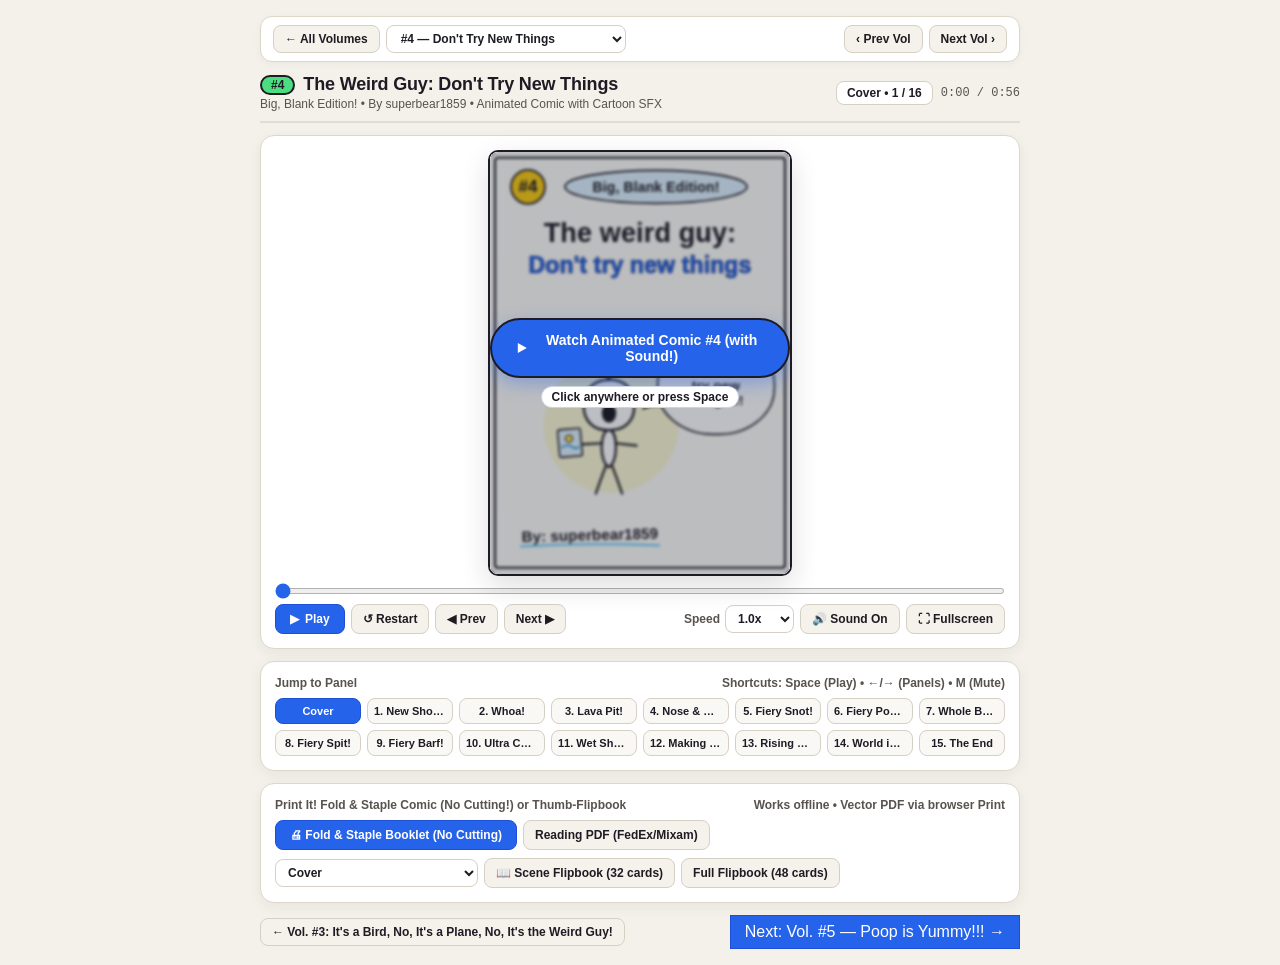
<file: volumes/04/index.html>
<!DOCTYPE html>
<html lang="en">
<head>
  <meta charset="utf-8" />
  <meta name="viewport" content="width=device-width, initial-scale=1.0" />
  <title>The Weird Guy #4: Don't Try New Things — Animated Comic by superbear1859</title>
  <link rel="stylesheet" href="../../assets/reader.css?v=2" />
</head>
<body>
  <div class="wrap">
    <nav id="seriesNav" class="series-nav" aria-label="Series navigation"></nav>

    <div class="topbar">
      <div>
        <div class="title-row">
          <span class="badge-num" style="background: #4ADE80;">#4</span>
          <h1>The Weird Guy: Don't Try New Things</h1>
        </div>
        <div class="subtitle">Big, Blank Edition! &bull; By superbear1859 &bull; Animated Comic with Cartoon SFX</div>
      </div>
      <div class="meta-row">
        <span id="sceneBadge" class="pill-badge">Cover &bull; 1 / 16</span>
        <span id="timeReadout" class="time-txt">0:00 / 0:56</span>
      </div>
    </div>

    <div class="card stage-wrap">
      <div class="comic-stage-shell" id="stageContainer" title="Click to Play / Pause">
        <div id="stage" style="width:100%;height:100%;"></div>
        <div id="playOverlay">
          <button id="overlayPlayBtn">
            <svg width="18" height="18" viewBox="0 0 24 24" fill="currentColor"><polygon points="6,4 20,12 6,20"/></svg>
            Watch Animated Comic #4 (with Sound!)
          </button>
          <span class="overlay-hint">Click anywhere or press Space</span>
        </div>
      </div>

      <div class="controls">
        <input id="scrubber" type="range" min="0" max="1000" value="0" step="1" aria-label="Animation timeline" />
        <div class="btn-bar">
          <div class="btn-group">
            <button id="btnPlay" class="btn-primary"><span id="playIcon">&#9654;</span><span id="playLabel">Play</span></button>
            <button id="btnRestart" class="btn-sec" title="Restart from Cover">&#8634; Restart</button>
            <button id="btnPrev" class="btn-sec" title="Previous Panel (Left Arrow)">&#9664; Prev</button>
            <button id="btnNext" class="btn-sec" title="Next Panel (Right Arrow)">Next &#9654;</button>
          </div>
          <div class="btn-group">
            <label class="speed-lbl">Speed
              <select id="speedSelect">
                <option value="0.75">0.75x</option>
                <option value="1" selected>1.0x</option>
                <option value="1.25">1.25x</option>
              </select>
            </label>
            <button id="btnMute" class="btn-sec" title="Toggle Sound Effects (M)">&#128266; Sound On</button>
          </div>
        </div>
      </div>
    </div>

    <div class="card">
      <div class="grid-head">
        <span>Jump to Panel</span>
        <span>Shortcuts: Space (Play) &bull; &larr;/&rarr; (Panels) &bull; M (Mute)</span>
      </div>
      <div id="sceneGrid"></div>
    </div>

    <div id="bottomVolNav" class="bottom-vol-nav"></div>
  </div>

  <script src="../../assets/nav.js?v=3" data-volume-id="04"></script>
<script>
/* ============================================================================
 * THE WEIRD GUY #4: Don't Try New Things (Big, Blank Edition!) — By superbear1859
 * Self-Contained Hand-Drawn SVG Comic Engine + Web Audio Cartoon SFX Engine
 * ============================================================================ */
(function () {
  'use strict';

  const NS = 'http://www.w3.org/2000/svg';
  const INK = '#1E1B24';
  const PAPER = '#FFFEFA';
  const FONT = "'Humor Sans', 'Comic Neue', 'Comic Sans MS', 'Chalkboard SE', 'Marker Felt', cursive, sans-serif";

  const clamp = (v, a = 0, b = 1) => Math.max(a, Math.min(b, v));
  const lerp = (a, b, t) => a + (b - a) * t;
  const invLerp = (a, b, v) => clamp((v - a) / (b - a), 0, 1);
  const easeOutCubic = t => 1 - Math.pow(1 - clamp(t), 3);
  const easeInOutCubic = t => {
    t = clamp(t);
    return t < 0.5 ? 4 * t * t * t : 1 - Math.pow(-2 * t + 2, 3) / 2;
  };
  const easeOutBack = (t, s = 1.70158) => {
    t = clamp(t) - 1;
    return 1 + (s + 1) * t * t * t + s * t * t;
  };
  const easeOutElastic = t => {
    t = clamp(t);
    if (t === 0 || t === 1) return t;
    return Math.pow(2, -10 * t) * Math.sin((t * 10 - 0.75) * ((2 * Math.PI) / 3)) + 1;
  };
  const easeOutBounce = t => {
    t = clamp(t);
    const n1 = 7.5625, d1 = 2.75;
    if (t < 1 / d1) return n1 * t * t;
    if (t < 2 / d1) return n1 * (t -= 1.5 / d1) * t + 0.75;
    if (t < 2.5 / d1) return n1 * (t -= 2.25 / d1) * t + 0.9375;
    return n1 * (t -= 2.625 / d1) * t + 0.984375;
  };

  const SCENES = [
    { id: 'cover',   panelNum: null, title: 'Cover',             duration: 3.9 },
    { id: 'panel1',  panelNum: 1,    title: 'New Shoes!',        duration: 3.3 },
    { id: 'panel2',  panelNum: 2,    title: 'Whoa!',             duration: 2.6 },
    { id: 'panel3',  panelNum: 3,    title: 'Lava Pit!',         duration: 3.3 },
    { id: 'panel4',  panelNum: 4,    title: 'Nose & Butt Fire',  duration: 3.4 },
    { id: 'panel5',  panelNum: 5,    title: 'Fiery Snot!',       duration: 3.7 },
    { id: 'panel6',  panelNum: 6,    title: 'Fiery Poop!',       duration: 3.9 },
    { id: 'panel7',  panelNum: 7,    title: 'Whole Body Fire!',  duration: 3.3 },
    { id: 'panel8',  panelNum: 8,    title: 'Fiery Spit!',       duration: 3.5 },
    { id: 'panel9',  panelNum: 9,    title: 'Fiery Barf!',       duration: 3.7 },
    { id: 'panel10', panelNum: 10,   title: 'Ultra Cold Water!', duration: 4.3 },
    { id: 'panel11', panelNum: 11,   title: 'Wet Shoes!',        duration: 3.6 },
    { id: 'panel12', panelNum: 12,   title: 'Making an Ocean!',  duration: 3.5 },
    { id: 'panel13', panelNum: 13,   title: 'Rising Tide!',      duration: 2.8 },
    { id: 'panel14', panelNum: 14,   title: 'World is an Ocean!',duration: 3.5 },
    { id: 'panel15', panelNum: 15,   title: 'The End',           duration: 4.1 }
  ];

  let acc = 0;
  for (const s of SCENES) { s.start = acc; acc += s.duration; s.end = acc; }
  const TOTAL_DURATION = acc;

  const AUDIO_CUES = [
    // Cover
    { sceneIdx: 0, localT: 0.08, type: 'intro_jingle' },
    { sceneIdx: 0, localT: 1.35, type: 'weird_talk', count: 6, pitch: 540 },
    // Panel 1 - You got new shoes! + giant clomp + They are too big!
    { sceneIdx: 1, localT: 0.12, type: 'narrator_talk', count: 5, pitch: 205 },
    { sceneIdx: 1, localT: 0.72, type: 'thud' },
    { sceneIdx: 1, localT: 1.35, type: 'weird_talk', count: 5, pitch: 525 },
    // Panel 2 - Whoa! slip
    { sceneIdx: 2, localT: 0.25, type: 'slip_whistle' },
    { sceneIdx: 2, localT: 0.90, type: 'weird_yell', pitch: 640 },
    // Panel 3 - Plunge into Lava + Arggh!
    { sceneIdx: 3, localT: 0.22, type: 'fall_whistle' },
    { sceneIdx: 3, localT: 0.85, type: 'lava_sizzle' },
    { sceneIdx: 3, localT: 1.55, type: 'weird_yell', pitch: 660 },
    // Panel 4 - Your nose and butt are on fire!!!
    { sceneIdx: 4, localT: 0.12, type: 'narrator_talk', count: 6, pitch: 210 },
    { sceneIdx: 4, localT: 0.75, type: 'fire_roar' },
    // Panel 5 - You have fiery snot!!! + Achoo!!
    { sceneIdx: 5, localT: 0.12, type: 'narrator_talk', count: 5, pitch: 205 },
    { sceneIdx: 5, localT: 1.05, type: 'sneeze_achoo' },
    { sceneIdx: 5, localT: 1.65, type: 'fire_roar' },
    // Panel 6 - You poop fiery poop!!! + I pooped!!!!
    { sceneIdx: 6, localT: 0.12, type: 'narrator_talk', count: 5, pitch: 200 },
    { sceneIdx: 6, localT: 1.05, type: 'poop_horn' },
    { sceneIdx: 6, localT: 1.65, type: 'ding' },
    { sceneIdx: 6, localT: 1.90, type: 'weird_talk', count: 4, pitch: 610 },
    // Panel 7 - My whole body is on fire!!!
    { sceneIdx: 7, localT: 0.18, type: 'fire_roar' },
    { sceneIdx: 7, localT: 1.05, type: 'weird_yell', pitch: 720 },
    // Panel 8 - You spit fiery spit!!! + Bleh!!!
    { sceneIdx: 8, localT: 0.12, type: 'narrator_talk', count: 5, pitch: 205 },
    { sceneIdx: 8, localT: 1.15, type: 'spit_bleh' },
    // Panel 9 - You barf fiery barf!!!!!!! + Blek!!!
    { sceneIdx: 9, localT: 0.12, type: 'narrator_talk', count: 5, pitch: 195 },
    { sceneIdx: 9, localT: 1.05, type: 'barf_blek' },
    // Panel 10 - That is enough fire!!! + Prankster + ultra hyper cold water!! + So cold!!!
    { sceneIdx: 10, localT: 0.12, type: 'narrator_talk', count: 5, pitch: 210 },
    { sceneIdx: 10, localT: 0.72, type: 'giggle' },
    { sceneIdx: 10, localT: 1.15, type: 'water_splash' },
    { sceneIdx: 10, localT: 2.25, type: 'shiver_talk' },
    // Panel 11 - Hahahaha... + Hey! My shoes are wet!!!
    { sceneIdx: 11, localT: 0.10, type: 'evil_laugh' },
    { sceneIdx: 11, localT: 1.55, type: 'weird_talk', count: 6, pitch: 580 },
    // Panel 12 - My shoes are making an ocean!!!
    { sceneIdx: 12, localT: 0.30, type: 'ocean_wave' },
    { sceneIdx: 12, localT: 1.25, type: 'weird_talk', count: 7, pitch: 600 },
    // Panel 13 - Arggh!!!
    { sceneIdx: 13, localT: 0.25, type: 'ocean_wave' },
    { sceneIdx: 13, localT: 0.85, type: 'rage_arggh' },
    // Panel 14 - The whole world is an ocean!!!
    { sceneIdx: 14, localT: 0.25, type: 'underwater_bubbles' },
    { sceneIdx: 14, localT: 1.15, type: 'weird_talk', count: 7, pitch: 540 },
    // Panel 15 - The End + Who will get me out of this ocean!!!
    { sceneIdx: 15, localT: 0.20, type: 'underwater_bubbles' },
    { sceneIdx: 15, localT: 0.75, type: 'outro_jingle' },
    { sceneIdx: 15, localT: 1.95, type: 'weird_talk', count: 8, pitch: 500 }
  ].map((c, idx) => ({ ...c, id: idx, globalT: SCENES[c.sceneIdx].start + c.localT }));

  // --- SVG Primitives ---
  const esc = str => String(str).replace(/&/g, '&amp;').replace(/</g, '&lt;').replace(/>/g, '&gt;').replace(/"/g, '&quot;');

  function svgText(x, y, text, opts = {}) {
    const { size = 28, weight = '700', fill = INK, anchor = 'middle', rot = 0, opacity = 1, stroke = 'none', strokeWidth = 0, letterSpacing = 0.3 } = opts;
    if (opacity <= 0.005) return '';
    const tf = rot ? ` transform="rotate(${rot.toFixed(1)} ${x.toFixed(1)} ${y.toFixed(1)})"` : '';
    const st = stroke !== 'none' ? ` stroke="${stroke}" stroke-width="${strokeWidth}" paint-order="stroke"` : '';
    return `<text x="${x.toFixed(1)}" y="${y.toFixed(1)}" font-family="${FONT}" font-size="${size}" font-weight="${weight}" fill="${fill}" text-anchor="${anchor}" letter-spacing="${letterSpacing}" opacity="${opacity.toFixed(3)}"${st}${tf}>${esc(text)}</text>`;
  }

  function svgMultiText(x, y, lines, opts = {}) {
    const lineH = opts.lineHeight || (opts.size || 24) * 1.18;
    const startY = y - ((lines.length - 1) * lineH) / 2;
    return lines.map((line, i) => svgText(x, startY + i * lineH, line, opts)).join('');
  }

  function speechBubble(opts) {
    const { cx, cy, rx, ry, tailX, tailY, lines = [], fontSize = 22, lineHeight, fill = '#FFFFFF', stroke = INK, strokeWidth = 3.2, textColor = INK, spiky = false, scale = 1, opacity = 1, rot = 0 } = opts;
    if (opacity <= 0.005 || scale <= 0.01) return '';
    let shape = '';
    if (spiky) {
      const spikes = 16, pts = [];
      for (let i = 0; i < spikes * 2; i++) {
        const a = (i / (spikes * 2)) * Math.PI * 2;
        const m = i % 2 === 0 ? 1.12 : 0.88;
        pts.push(`${(Math.cos(a) * rx * m).toFixed(1)},${(Math.sin(a) * ry * m).toFixed(1)}`);
      }
      let tail = '';
      if (tailX !== undefined && tailY !== undefined) {
        const dx = tailX - cx, dy = tailY - cy, ang = Math.atan2(dy, dx);
        tail = `<path d="M ${(Math.cos(ang - 0.25) * rx * 0.72).toFixed(1)} ${(Math.sin(ang - 0.25) * ry * 0.72).toFixed(1)} L ${dx.toFixed(1)} ${dy.toFixed(1)} L ${(Math.cos(ang + 0.25) * rx * 0.72).toFixed(1)} ${(Math.sin(ang + 0.25) * ry * 0.72).toFixed(1)}" fill="${fill}" stroke="${stroke}" stroke-width="${strokeWidth}" stroke-linejoin="round" stroke-linecap="round"/>`;
      }
      shape = `${tail}<polygon points="${pts.join(' ')}" fill="${fill}" stroke="${stroke}" stroke-width="${strokeWidth}" stroke-linejoin="round"/>`;
    } else {
      const k = 0.55228;
      const d = [
        `M 0 ${(-ry).toFixed(1)}`,
        `C ${(rx * k * 1.03).toFixed(1)} ${(-ry * 0.99).toFixed(1)}, ${(rx * 1.02).toFixed(1)} ${(-ry * k).toFixed(1)}, ${(rx * 0.99).toFixed(1)} 0`,
        `C ${(rx * 1.01).toFixed(1)} ${(ry * k * 1.02).toFixed(1)}, ${(rx * k).toFixed(1)} ${(ry * 1.02).toFixed(1)}, 0 ${(ry * 0.99).toFixed(1)}`,
        `C ${(-rx * k * 1.02).toFixed(1)} ${(ry * 1.01).toFixed(1)}, ${(-rx * 1.02).toFixed(1)} ${(ry * k).toFixed(1)}, ${(-rx * 0.99).toFixed(1)} 0`,
        `C ${(-rx * 1.01).toFixed(1)} ${(-ry * k * 1.02).toFixed(1)}, ${(-rx * k).toFixed(1)} ${(-ry * 1.02).toFixed(1)}, 0 ${(-ry).toFixed(1)} Z`
      ].join(' ');
      let tail = '', maskPatch = '';
      if (tailX !== undefined && tailY !== undefined) {
        const dx = tailX - cx, dy = tailY - cy, ang = Math.atan2(dy, dx);
        const b1x = Math.cos(ang - 0.24) * rx * 0.85, b1y = Math.sin(ang - 0.24) * ry * 0.85;
        const b2x = Math.cos(ang + 0.24) * rx * 0.85, b2y = Math.sin(ang + 0.24) * ry * 0.85;
        const midX = (b1x + b2x) * 0.35 + dx * 0.35, midY = (b1y + b2y) * 0.35 + dy * 0.35;
        tail = `<path d="M ${b1x.toFixed(1)} ${b1y.toFixed(1)} Q ${midX.toFixed(1)} ${midY.toFixed(1)} ${dx.toFixed(1)} ${dy.toFixed(1)} Q ${(midX + (b2x - b1x) * 0.3).toFixed(1)} ${(midY + (b2y - b1y) * 0.3).toFixed(1)} ${b2x.toFixed(1)} ${b2y.toFixed(1)}" fill="${fill}" stroke="${stroke}" stroke-width="${strokeWidth}" stroke-linejoin="round" stroke-linecap="round"/>`;
        maskPatch = `<path d="M ${(b1x * 0.95).toFixed(1)} ${(b1y * 0.95).toFixed(1)} L ${(dx * 0.78).toFixed(1)} ${(dy * 0.78).toFixed(1)} L ${(b2x * 0.95).toFixed(1)} ${(b2y * 0.95).toFixed(1)} Z" fill="${fill}" stroke="none"/>`;
      }
      shape = `${tail}<path d="${d}" fill="${fill}" stroke="${stroke}" stroke-width="${strokeWidth}" stroke-linejoin="round"/>${maskPatch}`;
    }
    const txt = svgMultiText(0, 6, lines, { size: fontSize, lineHeight: lineHeight || fontSize * 1.15, fill: textColor });
    return `<g transform="translate(${cx.toFixed(1)} ${cy.toFixed(1)}) rotate(${rot.toFixed(1)}) scale(${scale.toFixed(3)})" opacity="${opacity.toFixed(3)}">${shape}${txt}</g>`;
  }

  function handArrow(x1, y1, x2, y2, cx, cy, color = INK) {
    const ang = Math.atan2(y2 - cy, x2 - cx), len = 13;
    return `<g stroke="${color}" stroke-width="3" fill="none" stroke-linecap="round" stroke-linejoin="round">
      <path d="M ${x1.toFixed(1)} ${y1.toFixed(1)} Q ${cx.toFixed(1)} ${cy.toFixed(1)} ${x2.toFixed(1)} ${y2.toFixed(1)}"/>
      <path d="M ${(x2 - Math.cos(ang - 0.5) * len).toFixed(1)} ${(y2 - Math.sin(ang - 0.5) * len).toFixed(1)} L ${x2.toFixed(1)} ${y2.toFixed(1)} L ${(x2 - Math.cos(ang + 0.5) * len).toFixed(1)} ${(y2 - Math.sin(ang + 0.5) * len).toFixed(1)}"/>
    </g>`;
  }

  // Giant goofy laced shoes (iconic recurring prop across ALL 15 panels of #4!)
  function giantShoe({ x, y, flip = 1, rot = 0, scale = 1, wet = false, soggy = 0 }) {
    const fill = wet ? '#7DD3FC' : '#FDE047';
    const drip = wet ? `<path d="M -52 28 Q -60 56 -32 52 Q 0 64 34 50 Q 64 58 58 26 Z" fill="#38BDF8" stroke="#0284C7" stroke-width="2.6" opacity="${(0.6 + soggy * 0.35).toFixed(2)}"/>` : '';
    return `<g transform="translate(${x.toFixed(1)} ${y.toFixed(1)}) rotate(${rot.toFixed(1)}) scale(${(scale * flip).toFixed(3)} ${scale.toFixed(3)})">
      ${drip}
      <path d="M -56 -38 C -10 -46, 54 -36, 72 -6 C 80 18, 66 42, 30 44 L -50 42 C -64 40, -68 -24, -56 -38 Z"
            fill="${fill}" stroke="${INK}" stroke-width="3.6" stroke-linejoin="round"/>
      <!-- Crisscross sneaker laces grid (faithful to original!) -->
      <g stroke="${INK}" stroke-width="2.8" stroke-linecap="round">
        <line x1="-22" y1="-26" x2="-22" y2="26"/>
        <line x1="2" y1="-28" x2="2" y2="28"/>
        <line x1="26" y1="-24" x2="26" y2="26"/>
        <line x1="-38" y1="-8" x2="42" y2="-8"/>
        <line x1="-38" y1="12" x2="42" y2="12"/>
      </g>
    </g>`;
  }

  function flameAura({ x, y, scale = 1, t = 0 }) {
    const fS = 0.94 + 0.1 * Math.sin(t * 24);
    return `<g transform="translate(${x.toFixed(1)} ${y.toFixed(1)}) scale(${(scale * fS).toFixed(3)})">
      <path d="M -115 110 L -155 45 L -118 22 L -152 -42 L -105 -52 L -122 -128 L -62 -102 L -46 -175 L 0 -122 L 42 -180 L 66 -108 L 126 -136 L 106 -58 L 158 -40 L 118 22 L 154 68 L 104 115 L 118 175 L 48 148 L 8 190 L -36 150 L -108 176 L -92 115 Z"
            fill="#F97316" stroke="#DC2626" stroke-width="4" stroke-linejoin="round" opacity="0.92"/>
      <path d="M -82 82 L -112 28 L -80 -28 L -88 -88 L -34 -72 L 0 -126 L 34 -74 L 90 -92 L 78 -28 L 112 32 L 76 84 L 40 128 L 0 112 L -44 132 Z"
            fill="#FDE047" opacity="0.88"/>
    </g>`;
  }

  function weirdGuy(opts = {}) {
    const {
      x = 300, y = 500, scale = 1, rot = 0,
      eyes = 'normal', mouth = 'open', arms = 'out', legs = 'stand',
      giantShoes = false, shoeScale = 1, shoesWet = false, shoeSoggy = 0, shoeTilt = 0,
      noseFire = false, buttFire = false, bodyFire = false, comicProp = false,
      t = 0, opacity = 1
    } = opts;
    if (opacity <= 0.005) return '';
    const mouthPulse = mouth === 'yell' ? 1 + Math.sin(t * 28) * 0.08 : 1;
    const hw = Math.sin(t * 14) * 2.5;
    const fS = 0.92 + 0.14 * Math.sin(t * 24);

    // Whole body blaze behind him (Panels 7, 8, 9!)
    const fullBlaze = bodyFire ? flameAura({ x: 0, y: 12, scale: 1.05, t }) : '';

    // Flaming cartoon butt on right side (Panels 4, 5, 6!)
    let buttFireSvg = '';
    if (buttFire) {
      buttFireSvg = `<g transform="translate(8 36)">
        <g transform="scale(${fS.toFixed(3)})">
          <path d="M 4 -44 L 44 -76 L 54 -38 L 106 -52 L 86 -6 L 128 16 L 84 44 L 102 86 L 44 66 L 22 92 L -4 52 Z"
                fill="#F97316" stroke="#DC2626" stroke-width="3.6" stroke-linejoin="round"/>
          <path d="M 6 -26 L 34 -48 L 42 -20 L 76 -26 L 62 6 L 86 20 L 54 42 L 24 58 L 0 34 Z" fill="#FDE047" opacity="0.9"/>
        </g>
        <path d="M 0 -22 C 36 -30, 62 -12, 54 6 C 48 16, 36 16, 28 10 C 44 22, 48 42, 26 48 C 6 52, -4 34, -2 20 Z"
              fill="#FFFFFF" stroke="${INK}" stroke-width="3.4" stroke-linejoin="round"/>
      </g>`;
    }

    const torso = `<path d="M -2 -8 C -16 -2, -16 44, 0 54 C 15 44, 15 -2, 2 -8 Z" fill="#FFF" stroke="${INK}" stroke-width="3.6" stroke-linecap="round" stroke-linejoin="round"/>`;

    let legSvg = `<path d="M -5 51 Q -14 75 -22 98 M 5 51 Q 14 75 22 98" stroke="${INK}" stroke-width="3.6" stroke-linecap="round" fill="none"/>`;
    if (legs === 'kicking') {
      const k = Math.sin(t * 18) * 6;
      legSvg = `<path d="M -5 50 L ${(-24 + k).toFixed(1)} 95 M 5 50 L ${(26 - k).toFixed(1)} 92" stroke="${INK}" stroke-width="3.6" stroke-linecap="round"/>`;
    }

    let shoesSvg = '';
    if (giantShoes) {
      shoesSvg =
        giantShoe({ x: -64, y: 120, flip: -1, rot: -shoeTilt, scale: 0.92 * shoeScale, wet: shoesWet, soggy: shoeSoggy }) +
        giantShoe({ x: 64, y: 120, flip: 1, rot: shoeTilt, scale: 0.92 * shoeScale, wet: shoesWet, soggy: shoeSoggy });
    }

    let armSvg = `<path d="M -11 14 L -48 22 M 11 14 L 48 18" stroke="${INK}" stroke-width="3.6" stroke-linecap="round"/>`;
    if (comicProp) {
      armSvg = `<path d="M -11 14 L -48 16 M 11 14 L 46 18" stroke="${INK}" stroke-width="3.6" stroke-linecap="round"/>
        <g transform="translate(-86 -8) rotate(-5)">
          <rect x="0" y="0" width="38" height="46" rx="3" fill="#E0F2FE" stroke="${INK}" stroke-width="2.6"/>
          <path d="M 4 30 Q 14 24 22 30 T 34 30" fill="none" stroke="#0284C7" stroke-width="2.2"/>
          <circle cx="18" cy="16" r="6" fill="#FDE047" stroke="${INK}" stroke-width="1.8"/>
        </g>`;
    } else if (arms === 'up') {
      armSvg = `<path d="M -11 12 L -46 -14 M 11 12 L 46 -14" stroke="${INK}" stroke-width="3.6" stroke-linecap="round"/>`;
    }

    const head = `<path d="M 0 -92 C 26 -93, 44 -74, 42 -48 C 43 -22, 24 -7, 0 -8 C -25 -7, -43 -23, -42 -49 C -43 -75, -24 -92, 0 -92 Z" fill="#FFF" stroke="${INK}" stroke-width="3.8" stroke-linejoin="round"/>`;
    const hair = `<path d="M ${(-15 + hw * 0.4).toFixed(1)} -120 L -1 -91 L ${(16 + hw * 0.4).toFixed(1)} -122" fill="none" stroke="${INK}" stroke-width="3.6" stroke-linecap="round" stroke-linejoin="round"/>`;

    let eyeSvg = `<path d="M -12 -75 L -11 -56 M 12 -75 L 13 -56" stroke="${INK}" stroke-width="3.6" stroke-linecap="round"/>`;
    if (eyes === 'squint') eyeSvg = `<path d="M -22 -70 L -10 -62 L -22 -54 M 22 -70 L 10 -62 L 22 -54" fill="none" stroke="${INK}" stroke-width="3.5" stroke-linecap="round" stroke-linejoin="round"/>`;
    else if (eyes === 'sneeze') eyeSvg = `<path d="M -24 -64 L -8 -62 M 8 -62 L 24 -64" stroke="${INK}" stroke-width="3.6" stroke-linecap="round"/>`;
    else if (eyes === 'angry') eyeSvg = `<path d="M -14 -76 L -12 -55 M 14 -76 L 12 -55" stroke="${INK}" stroke-width="4.2" stroke-linecap="round"/>`;

    let mouthSvg = mouth === 'yell'
      ? `<g transform="translate(0 -34) scale(${mouthPulse.toFixed(3)})"><ellipse cx="0" cy="0" rx="14" ry="20" fill="${INK}"/><ellipse cx="0" cy="10" rx="8" ry="6" fill="#DC2626" opacity="0.85"/></g>`
      : `<ellipse cx="0" cy="-36" rx="12" ry="16" fill="${INK}"/>`;

    // Tiny flame right on his nose (Panels 4, 5, 6, 7, 8!)
    const noseFlameSvg = noseFire ? `<g transform="translate(0 -52) scale(${(0.85 * fS).toFixed(3)})">
      <path d="M 0 -24 L 8 -6 L 14 -14 L 12 4 Q 0 12 -12 4 L -14 -14 L -8 -6 Z" fill="#F97316" stroke="#DC2626" stroke-width="2.4" stroke-linejoin="round"/>
      <path d="M 0 -14 L 5 0 Q 0 6 -5 0 Z" fill="#FDE047"/>
    </g>` : '';

    return `<g transform="translate(${x.toFixed(1)} ${y.toFixed(1)}) rotate(${rot.toFixed(1)}) scale(${scale.toFixed(3)})" opacity="${opacity.toFixed(3)}">
      ${fullBlaze}${buttFireSvg}${shoesSvg}${legSvg}${torso}${armSvg}${head}${hair}${eyeSvg}${mouthSvg}${noseFlameSvg}
    </g>`;
  }

  function prankster({ x, y, scale = 1, t = 0 }) {
    const bob = Math.sin(t * 10) * 3;
    return `<g transform="translate(${x} ${(y + bob).toFixed(1)}) scale(${scale})">
      <path d="M -4 38 L -18 70 M 4 38 L 18 70" stroke="${INK}" stroke-width="3.3" stroke-linecap="round"/>
      <ellipse cx="0" cy="18" rx="9" ry="22" fill="#FFF" stroke="${INK}" stroke-width="3.3"/>
      <path d="M -9 10 L -38 20 M 9 10 L 34 16" stroke="${INK}" stroke-width="3.3" stroke-linecap="round"/>
      <circle cx="0" cy="-26" r="24" fill="#FFF" stroke="${INK}" stroke-width="3.4"/>
      <path d="M -7 -36 L -7 -23 M 7 -36 L 7 -23" stroke="${INK}" stroke-width="3.2" stroke-linecap="round"/>
      <path d="M -13 -19 Q 0 -6 13 -19" fill="none" stroke="${INK}" stroke-width="3.2" stroke-linecap="round"/>
    </g>`;
  }

  function bucket({ x, y, rot, fill = '#E2E8F0', rimFill = '#38BDF8', scale = 1 }) {
    return `<g transform="translate(${x} ${y}) rotate(${rot.toFixed(1)}) scale(${scale})">
      <path d="M -42 -48 C -56 -88, 56 -88, 42 -48" fill="none" stroke="${INK}" stroke-width="3.2"/>
      <polygon points="-44,-48 44,-48 34,56 -34,56" fill="${fill}" stroke="${INK}" stroke-width="3.6" stroke-linejoin="round"/>
      <ellipse cx="0" cy="-48" rx="44" ry="12" fill="${rimFill}" stroke="${INK}" stroke-width="3.4"/>
    </g>`;
  }

  function oceanWaves({ levelY, t = 0, opacity = 0.72 }) {
    const w1 = Math.sin(t * 5) * 18;
    const w2 = Math.cos(t * 4) * 14;
    return `<g opacity="${opacity.toFixed(2)}">
      <path d="M -40 ${levelY.toFixed(1)} Q ${(110 + w1).toFixed(1)} ${(levelY - 26).toFixed(1)} 260 ${levelY.toFixed(1)} T 640 ${levelY.toFixed(1)} L 640 860 L -40 860 Z"
            fill="#38BDF8" stroke="#0284C7" stroke-width="3.5"/>
      <path d="M -40 ${(levelY + 55).toFixed(1)} Q ${(140 + w2).toFixed(1)} ${(levelY + 32).toFixed(1)} 300 ${(levelY + 55).toFixed(1)} T 640 ${(levelY + 55).toFixed(1)}"
            fill="none" stroke="#E0F2FE" stroke-width="4" stroke-linecap="round" opacity="0.75"/>
      <path d="M -40 ${(levelY + 135).toFixed(1)} Q ${(160 - w1).toFixed(1)} ${(levelY + 112).toFixed(1)} 340 ${(levelY + 135).toFixed(1)} T 640 ${(levelY + 135).toFixed(1)}"
            fill="none" stroke="#0284C7" stroke-width="3" stroke-linecap="round" opacity="0.5"/>
    </g>`;
  }

  // Big, Blank Edition Paper Wrapper (matches Vol. 2 clean white comic paper + subtle halftone!)
  function wrapPanel(innerSvg, { panelNum = null, shakeX = 0, shakeY = 0 } = {}) {
    const badge = panelNum !== null
      ? `<g opacity="0.75"><rect x="20" y="786" width="38" height="32" rx="7" fill="#FFF" stroke="${INK}" stroke-width="2.4"/>${svgText(39, 810, String(panelNum), { size: 21 })}</g>`
      : '';
    return `<svg xmlns="${NS}" viewBox="0 0 600 840" width="100%" height="100%" style="background:${PAPER};">
      <defs>
        <clipPath id="pc4"><rect x="12" y="12" width="576" height="816" rx="4"/></clipPath>
        <pattern id="ht4" width="16" height="16" patternUnits="userSpaceOnUse"><circle cx="4" cy="4" r="1.2" fill="#94A3B8" opacity="0.12"/></pattern>
      </defs>
      <rect x="0" y="0" width="600" height="840" fill="${PAPER}"/>
      <rect x="12" y="12" width="576" height="816" fill="url(#ht4)"/>
      <g clip-path="url(#pc4)"><g transform="translate(${shakeX.toFixed(1)} ${shakeY.toFixed(1)})">${innerSvg}</g></g>
      <rect x="10" y="10" width="580" height="820" rx="6" fill="none" stroke="${INK}" stroke-width="4.2"/>
      ${badge}
    </svg>`;
  }

  function renderScene(sceneIdx, localT) {
    const s = SCENES[sceneIdx];
    const t = clamp(localT, 0, s.duration);
    let out = '', shakeX = 0, shakeY = 0;

    switch (sceneIdx) {
      // ---------------------------------------------------------------------
      // SCENE 0: COVER — "#4 Big, Blank Edition! The weird guy: Don't try new things"
      // ---------------------------------------------------------------------
      case 0: {
        const bS = easeOutBack(invLerp(0.05, 0.45, t));
        const tOp = invLerp(0.18, 0.55, t);
        const gY = lerp(690, 565, easeOutBack(invLerp(0.45, 1.05, t))) + Math.sin(t * 5) * 3;
        const bubS = easeOutBack(invLerp(1.3, 1.8, t));
        const aOp = invLerp(2.1, 2.6, t);

        out += `<circle cx="242" cy="545" r="135" fill="#FEF9C3" opacity="0.65"/>`;
        out += `<g transform="translate(76 68) scale(${bS.toFixed(3)})"><circle cx="0" cy="0" r="34" fill="#FACC15" stroke="${INK}" stroke-width="3.6"/>${svgText(0, 11, '#4', { size: 34 })}</g>`;
        out += `<g transform="translate(332 68) scale(${bS.toFixed(3)})"><ellipse cx="0" cy="0" rx="182" ry="33" fill="#E0F2FE" stroke="${INK}" stroke-width="3.4"/>${svgText(0, 10, 'Big, Blank Edition!', { size: 28 })}</g>`;

        out += `<g opacity="${tOp.toFixed(3)}">
          ${svgText(300, 178, 'The weird guy:', { size: 54 })}
          ${svgText(300, 240, "Don't try new things", { size: 46, fill: '#2563EB', stroke: INK, strokeWidth: 1.5 })}
        </g>`;

        out += weirdGuy({ x: 238, y: gY, scale: 1.2, comicProp: true, t });
        out += speechBubble({
          cx: 452, cy: 468, rx: 118, ry: 96,
          tailX: 306, tailY: 512,
          lines: ['You should', 'try new', 'things!!!'],
          fontSize: 27, scale: bubS, fill: '#FFFFFF'
        });

        out += `<g opacity="${aOp.toFixed(3)}">
          ${svgText(200, 775, 'By: superbear1859', { size: 30, rot: -1.5 })}
          <path d="M 62 787 Q 200 779 338 785" fill="none" stroke="#38BDF8" stroke-width="4.5" stroke-linecap="round" opacity="0.7"/>
        </g>`;
        break;
      }

      // ---------------------------------------------------------------------
      // SCENE 1: PANEL 1 — "You got new shoes!" / "They are too big!"
      // ---------------------------------------------------------------------
      case 1: {
        const dropS = easeOutBounce(invLerp(0.35, 0.95, t));
        out += svgMultiText(275, 118, ['You got new', 'shoes!'], { size: 54, lineHeight: 62, fill: '#1D4ED8', opacity: invLerp(0.08, 0.45, t) });
        out += weirdGuy({ x: 255, y: 545, scale: 1.15, giantShoes: true, shoeScale: dropS * 1.45, eyes: 'angry', t });
        out += speechBubble({ cx: 446, cy: 360, rx: 112, ry: 74, tailX: 318, tailY: 472, lines: ['They are', 'too big!'], fontSize: 30, scale: easeOutBack(invLerp(1.3, 1.75, t)), fill: '#FEF9C3' });
        break;
      }

      // ---------------------------------------------------------------------
      // SCENE 2: PANEL 2 — Tripping in the giant shoes! "Whoa!"
      // ---------------------------------------------------------------------
      case 2: {
        const tripP = easeInOutCubic(invLerp(0.15, 1.7, t));
        const rot = lerp(-6, 26, tripP);
        const gX = lerp(245, 325, tripP);
        out += `<g stroke="${INK}" stroke-width="3.8" stroke-linecap="round" opacity="${invLerp(0.25, 0.7, t).toFixed(2)}">
          <line x1="88" y1="362" x2="176" y2="372"/>
          <line x1="72" y1="412" x2="165" y2="412" stroke="#F59E0B" stroke-width="4.5"/>
          <line x1="94" y1="458" x2="172" y2="448"/>
        </g>`;
        out += weirdGuy({ x: gX, y: 470, scale: 1.12, rot, giantShoes: true, shoeScale: 1.38, shoeTilt: 14, eyes: 'squint', mouth: 'yell', t });
        out += speechBubble({ cx: 452, cy: 235, rx: 92, ry: 62, tailX: gX + 38, tailY: 365, lines: ['Whoa!'], fontSize: 38, scale: easeOutBack(invLerp(0.85, 1.3, t)), fill: '#FEF2F2', textColor: '#DC2626' });
        break;
      }

      // ---------------------------------------------------------------------
      // SCENE 3: PANEL 3 — Plunging head-first into a pit of LAVA! "Ooh!"
      // ---------------------------------------------------------------------
      case 3: {
        const fallT = easeOutBounce(invLerp(0.2, 0.9, t));
        const guyY = lerp(280, 622, fallT);
        const w = Math.sin(t * 14) * 8;

        // Bubbling Lava Pit box at bottom-right!
        out += `<g>
          <rect x="260" y="545" width="286" height="240" rx="10" fill="#F97316" stroke="#DC2626" stroke-width="4"/>
          <path d="M 260 562 Q ${(330 + w).toFixed(1)} 538 403 562 T 546 562 L 546 785 L 260 785 Z" fill="#FB923C" stroke="#DC2626" stroke-width="3.5"/>
          <path d="M 285 618 Q ${(360 - w).toFixed(1)} 602 440 622 T 522 615" fill="none" stroke="#FDE047" stroke-width="6" stroke-linecap="round"/>
          <path d="M 295 702 Q ${(380 + w).toFixed(1)} 685 465 708" fill="none" stroke="#FDE047" stroke-width="6" stroke-linecap="round"/>
        </g>`;

        // Weird Guy upside-down inside the lava with his giant shoes sticking up!
        out += weirdGuy({ x: 398, y: guyY, scale: 0.92, rot: 176, giantShoes: true, shoeScale: 1.25, eyes: 'squint', mouth: 'open', t });

        // Arrow & "Lava" label
        out += `<g opacity="${invLerp(0.15, 0.55, t).toFixed(2)}">
          ${handArrow(180, 422, 295, 520, 255, 428, '#DC2626')}
          ${svgText(122, 434, 'Lava', { size: 40, fill: '#DC2626' })}
        </g>`;

        // "Arggh!" bubble inside lava pit
        out += speechBubble({ cx: 482, cy: 718, rx: 82, ry: 46, tailX: 428, tailY: 678, lines: ['Arggh!'], fontSize: 28, scale: easeOutBack(invLerp(1.45, 1.9, t)), fill: '#FEF9C3', textColor: '#DC2626' });
        break;
      }

      // ---------------------------------------------------------------------
      // SCENE 4: PANEL 4 — "Your nose and butt are on fire!!!"
      // ---------------------------------------------------------------------
      case 4: {
        out += svgMultiText(300, 118, ['Your nose and butt', 'are on fire!!!'], { size: 46, lineHeight: 56, fill: '#DC2626', opacity: invLerp(0.08, 0.45, t) });
        out += weirdGuy({ x: 268, y: 545, scale: 1.12, giantShoes: true, shoeScale: 1.22, noseFire: true, buttFire: true, eyes: 'angry', mouth: 'yell', t });
        break;
      }

      // ---------------------------------------------------------------------
      // SCENE 5: PANEL 5 — "You have fiery snot!!!" + "Achoo!!"
      // ---------------------------------------------------------------------
      case 5: {
        const snotP = easeOutCubic(invLerp(1.05, 1.75, t));
        out += svgMultiText(290, 108, ['You have fiery', 'snot!!!'], { size: 46, lineHeight: 54, fill: '#DC2626', opacity: invLerp(0.08, 0.45, t) });
        out += weirdGuy({ x: 356, y: 565, scale: 1.08, giantShoes: true, shoeScale: 1.18, noseFire: true, buttFire: true, eyes: 'sneeze', mouth: 'yell', t });
        out += speechBubble({ cx: 442, cy: 295, rx: 102, ry: 60, tailX: 372, tailY: 432, lines: ['Achoo!!'], fontSize: 36, scale: easeOutBack(invLerp(1.0, 1.45, t)), spiky: true, fill: '#FEF9C3' });

        // Blasting fiery green-orange snot globs!
        if (snotP > 0.02) {
          const sx = lerp(310, 205, snotP);
          out += `<g opacity="${clamp(snotP * 1.4).toFixed(2)}">
            <g transform="translate(${sx.toFixed(1)} 525)">
              <path d="M 0 -22 L 18 -6 L 14 20 L -14 22 L -20 -4 Z" fill="#F97316" stroke="#DC2626" stroke-width="2.8"/>
              <circle cx="0" cy="2" r="10" fill="#A3E635" stroke="#4D7C0F" stroke-width="2.2"/>
            </g>
            <g transform="translate(${(sx - 28).toFixed(1)} 595)">
              <path d="M 0 -24 L 20 -4 L 16 22 L -16 24 L -22 -4 Z" fill="#F97316" stroke="#DC2626" stroke-width="2.8"/>
              <circle cx="0" cy="2" r="11" fill="#A3E635" stroke="#4D7C0F" stroke-width="2.2"/>
            </g>
            ${handArrow(118, 535, 178, 528, 148, 518, '#DC2626')}
            ${handArrow(118, 565, 154, 592, 128, 588, '#DC2626')}
            ${svgMultiText(82, 548, ['Fiery', 'snot!!'], { size: 25, lineHeight: 28, fill: '#DC2626' })}
          </g>`;
        }
        break;
      }

      // ---------------------------------------------------------------------
      // SCENE 6: PANEL 6 — "You poop fiery poop!!!" + "I pooped!!!!"
      // ---------------------------------------------------------------------
      case 6: {
        const poopS = easeOutBack(invLerp(1.0, 1.55, t));
        out += svgMultiText(285, 108, ['You poop fiery', 'poop!!!'], { size: 46, lineHeight: 54, fill: '#DC2626', opacity: invLerp(0.08, 0.45, t) });
        out += weirdGuy({ x: 220, y: 560, scale: 1.08, giantShoes: true, shoeScale: 1.15, noseFire: true, buttFire: true, arms: 'up', eyes: 'normal', mouth: 'yell', t });
        out += speechBubble({ cx: 435, cy: 290, rx: 118, ry: 66, tailX: 282, tailY: 432, lines: ['I pooped!!!!'], fontSize: 32, scale: easeOutBack(invLerp(1.8, 2.25, t)), fill: '#DCFCE7', textColor: '#15803D' });

        // Flaming fiery poop coil on bottom-right!
        if (poopS > 0.02) {
          out += `<g transform="translate(475 710) scale(${poopS.toFixed(3)})">
            <path d="M -52 28 L -66 -18 L -34 -12 L -28 -58 L 2 -32 L 26 -62 L 38 -14 L 68 -24 L 54 32 Z" fill="#F97316" stroke="#DC2626" stroke-width="3.2" stroke-linejoin="round"/>
            <ellipse cx="0" cy="24" rx="34" ry="15" fill="#92400E" stroke="${INK}" stroke-width="3"/>
            <ellipse cx="0" cy="8" rx="24" ry="12" fill="#92400E" stroke="${INK}" stroke-width="3"/>
            <path d="M -12 0 Q 0 -22 12 0 Z" fill="#92400E" stroke="${INK}" stroke-width="3"/>
          </g>`;
          out += `<g opacity="${clamp(poopS).toFixed(2)}">
            ${handArrow(485, 570, 480, 636, 512, 602, '#DC2626')}
            ${svgMultiText(478, 520, ['fiery', 'poop'], { size: 30, lineHeight: 32, fill: '#92400E' })}
          </g>`;
        }
        break;
      }

      // ---------------------------------------------------------------------
      // SCENE 7: PANEL 7 — "My whole body is on fire!!!"
      // ---------------------------------------------------------------------
      case 7: {
        const gSh = Math.sin(t * 50) * 3.5;
        out += weirdGuy({ x: 285 + gSh, y: 540, scale: 1.15, giantShoes: true, shoeScale: 1.18, noseFire: true, bodyFire: true, eyes: 'angry', mouth: 'yell', t });
        out += speechBubble({ cx: 432, cy: 275, rx: 128, ry: 88, tailX: 332, tailY: 412, lines: ['My whole', 'body is', 'on fire!!!'], fontSize: 30, scale: easeOutBack(invLerp(0.95, 1.45, t)), spiky: true, fill: '#FEF9C3', textColor: '#B91C1C' });
        break;
      }

      // ---------------------------------------------------------------------
      // SCENE 8: PANEL 8 — "You spit fiery spit!!!" + "Bleh!!!"
      // ---------------------------------------------------------------------
      case 8: {
        const spP = easeOutCubic(invLerp(1.1, 1.8, t));
        out += svgMultiText(295, 108, ['You spit fiery', 'spit!!!'], { size: 46, lineHeight: 54, fill: '#DC2626', opacity: invLerp(0.08, 0.45, t) });
        out += weirdGuy({ x: 345, y: 560, scale: 1.1, giantShoes: true, shoeScale: 1.15, noseFire: true, bodyFire: true, eyes: 'angry', mouth: 'yell', t });
        out += speechBubble({ cx: 482, cy: 320, rx: 94, ry: 60, tailX: 392, tailY: 445, lines: ['Bleh!!!'], fontSize: 34, scale: easeOutBack(invLerp(1.05, 1.5, t)), fill: '#FEF2F2', textColor: '#B91C1C' });

        if (spP > 0.02) {
          const sx = lerp(290, 128, spP);
          out += `<g transform="translate(${sx.toFixed(1)} 478)">
            <path d="M 30 0 Q 0 -32 -32 0 Q 0 32 30 0 Z" fill="#F97316" stroke="#DC2626" stroke-width="3.2"/>
            <circle cx="-4" cy="0" r="12" fill="#38BDF8" stroke="#0284C7" stroke-width="2.4"/>
          </g>`;
          out += `<g opacity="${clamp(spP * 1.3).toFixed(2)}">
            ${handArrow(112, 412, 126, 444, 108, 430, '#DC2626')}
            ${svgMultiText(105, 368, ['fiery', 'spit'], { size: 28, lineHeight: 30, fill: '#DC2626' })}
          </g>`;
        }
        break;
      }

      // ---------------------------------------------------------------------
      // SCENE 9: PANEL 9 — "You barf fiery barf!!!!!!!" + "Blek!!!"
      // ---------------------------------------------------------------------
      case 9: {
        const bfP = easeOutCubic(invLerp(1.0, 1.75, t));
        out += svgMultiText(300, 108, ['You barf fiery', 'barf!!!!!!!'], { size: 46, lineHeight: 54, fill: '#DC2626', opacity: invLerp(0.08, 0.45, t) });
        out += weirdGuy({ x: 382, y: 560, scale: 1.08, giantShoes: true, shoeScale: 1.12, noseFire: true, bodyFire: true, eyes: 'squint', mouth: 'yell', t });
        out += speechBubble({ cx: 495, cy: 315, rx: 88, ry: 56, tailX: 420, tailY: 448, lines: ['Blek!!!'], fontSize: 34, scale: easeOutBack(invLerp(1.0, 1.45, t)), fill: '#FEF9C3', textColor: '#B91C1C' });

        // Huge roaring wave of fiery barf!
        if (bfP > 0.02) {
          out += `<g transform="translate(345 505) scale(${bfP.toFixed(3)} 1)">
            <path d="M 0 0 C -85 -45, -180 -95, -295 -60 L -265 45 L -305 135 C -185 185, -80 95, 0 28 Z"
                  fill="#F97316" stroke="#DC2626" stroke-width="3.8" stroke-linejoin="round" opacity="0.92"/>
            <path d="M -20 6 C -95 -28, -175 -52, -255 -20 L -235 65 C -160 112, -85 62, -20 18 Z"
                  fill="#A3E635" opacity="0.72"/>
          </g>`;
          out += `<g opacity="${clamp(bfP * 1.3).toFixed(2)}">
            ${handArrow(130, 355, 165, 425, 160, 385, '#DC2626')}
            ${svgMultiText(118, 305, ['fiery', 'barf'], { size: 30, lineHeight: 32, fill: '#DC2626' })}
          </g>`;
        }
        break;
      }

      // ---------------------------------------------------------------------
      // SCENE 10: PANEL 10 — "That is enough fire!!!" + "← ultra hyper cold water!!" + "So cold!!!"
      // ---------------------------------------------------------------------
      case 10: {
        const pY = lerp(-70, 265, easeOutBack(invLerp(0.4, 0.9, t)));
        const tip = lerp(45, 156, easeInOutCubic(invLerp(0.85, 1.3, t)));
        const wp = invLerp(1.1, 1.9, t);
        const shiver = (t > 1.7) ? Math.sin(t * 58) * 4 : 0;

        out += svgMultiText(235, 108, ['That is enough', 'fire!!!'], { size: 46, lineHeight: 54, fill: '#1D4ED8', opacity: invLerp(0.08, 0.45, t) });

        // Weird Guy extinguished & shivering in icy water!
        out += weirdGuy({ x: 300 + shiver, y: 580, scale: 1.08, giantShoes: true, shoeScale: 1.15, shoesWet: wp > 0.4, shoeSoggy: wp, bodyFire: wp < 0.35, eyes: wp > 0.35 ? 'squint' : 'angry', mouth: 'open', t });

        // Cascade of ultra hyper cold icy-blue water!
        if (wp > 0.02) {
          const sb = lerp(310, 775, wp), w = Math.sin(t * 20) * 8;
          out += `<g opacity="0.75">
            <path d="M 240 310 C ${(210 + w).toFixed(1)} 450, ${(360 - w).toFixed(1)} 560, 195 ${sb.toFixed(1)} L 405 ${sb.toFixed(1)} C ${(435 + w).toFixed(1)} 560, ${(330 - w).toFixed(1)} 450, 355 310 Z"
                  fill="#38BDF8" stroke="#0284C7" stroke-width="3.2"/>
            ${wp > 0.65 ? `<ellipse cx="300" cy="776" rx="155" ry="26" fill="#38BDF8" stroke="#0284C7" stroke-width="3"/>` : ''}
          </g>`;
        }

        out += bucket({ x: 325, y: 258, rot: tip, fill: '#E2E8F0', rimFill: '#38BDF8', scale: 1.02 });
        out += prankster({ x: 468, y: pY, scale: 0.94, t });

        out += speechBubble({ cx: 112, cy: 505, rx: 88, ry: 78, tailX: 245, tailY: 520, lines: ['So', 'cold!!!'], fontSize: 34, scale: easeOutBack(invLerp(2.15, 2.6, t)), fill: '#E0F2FE', textColor: '#0369A1' });

        const lOp = invLerp(1.5, 1.9, t);
        if (lOp > 0.02) {
          out += `<g opacity="${lOp.toFixed(3)}">
            ${handArrow(445, 515, 365, 510, 405, 504, '#0284C7')}
            ${svgMultiText(502, 572, ['ultra', 'hyper', 'cold', 'water!!'], { size: 24, lineHeight: 27, fill: '#0284C7' })}
          </g>`;
        }
        break;
      }

      // ---------------------------------------------------------------------
      // SCENE 11: PANEL 11 — "Hahahahaha..." / "Hey! My shoes are wet!!!"
      // ---------------------------------------------------------------------
      case 11: {
        const lB = Math.sin(t * 22) * 5;
        out += `<g transform="translate(0 ${lB.toFixed(1)})" opacity="${invLerp(0.05, 0.42, t).toFixed(3)}">
          ${svgMultiText(300, 108, ['Hahahahahahahahaha', 'hahahahahahahahaha!!!'], { size: 32, lineHeight: 42, fill: '#7C3AED', rot: -1.5 })}
        </g>`;
        out += weirdGuy({ x: 282, y: 585, scale: 1.12, giantShoes: true, shoeScale: 1.24, shoesWet: true, shoeSoggy: 0.9, eyes: 'angry', mouth: 'open', t });
        out += speechBubble({ cx: 442, cy: 355, rx: 122, ry: 88, tailX: 332, tailY: 495, lines: ['Hey!', 'My shoes', 'are wet!!!'], fontSize: 28, scale: easeOutBack(invLerp(1.5, 1.95, t)), fill: '#E0F2FE' });
        break;
      }

      // ---------------------------------------------------------------------
      // SCENE 12: PANEL 12 — "My shoes are making an ocean!!!"
      // ---------------------------------------------------------------------
      case 12: {
        const tideY = lerp(740, 560, easeOutCubic(invLerp(0.15, 1.8, t)));
        out += weirdGuy({ x: 268, y: 575, scale: 1.12, giantShoes: true, shoeScale: 1.22, shoesWet: true, shoeSoggy: 1, eyes: 'angry', mouth: 'yell', t });
        out += oceanWaves({ levelY: tideY, t, opacity: 0.72 });
        out += speechBubble({ cx: 438, cy: 315, rx: 128, ry: 88, tailX: 318, tailY: 482, lines: ['My shoes', 'are making', 'an ocean!!!'], fontSize: 28, scale: easeOutBack(invLerp(1.15, 1.65, t)), fill: '#FEF9C3' });
        break;
      }

      // ---------------------------------------------------------------------
      // SCENE 13: PANEL 13 — Rising ocean! "Arggh!!!"
      // ---------------------------------------------------------------------
      case 13: {
        const tideY = lerp(520, 310, easeOutCubic(invLerp(0.1, 1.6, t)));
        out += weirdGuy({ x: 278, y: 560, scale: 1.1, giantShoes: true, shoeScale: 1.18, shoesWet: true, shoeSoggy: 1, arms: 'up', eyes: 'angry', mouth: 'yell', t });
        out += oceanWaves({ levelY: tideY, t, opacity: 0.65 });
        out += speechBubble({ cx: 438, cy: 235, rx: 108, ry: 66, tailX: 325, tailY: 445, lines: ['Arggh!!!'], fontSize: 38, scale: easeOutBack(invLerp(0.8, 1.25, t)), spiky: true, fill: '#FEE2E2', textColor: '#B91C1C' });
        break;
      }

      // ---------------------------------------------------------------------
      // SCENE 14: PANEL 14 — Completely underwater! "The whole world is an ocean!!!"
      // ---------------------------------------------------------------------
      case 14: {
        const tideY = lerp(220, 68, easeOutCubic(invLerp(0.1, 1.4, t)));
        out += oceanWaves({ levelY: tideY, t, opacity: 0.52 });
        // Rising bubbles
        const bY = (t * 60) % 120;
        out += `<g fill="#FFFFFF" fill-opacity="0.7" stroke="#0284C7" stroke-width="2">
          <circle cx="150" cy="${(360 - bY).toFixed(1)}" r="10"/>
          <circle cx="480" cy="${(520 - bY).toFixed(1)}" r="13"/>
          <circle cx="195" cy="${(620 - bY).toFixed(1)}" r="8"/>
        </g>`;
        out += weirdGuy({ x: 265, y: 575, scale: 1.12, giantShoes: true, shoeScale: 1.2, shoesWet: true, shoeSoggy: 1, arms: 'up', eyes: 'angry', mouth: 'yell', t });
        out += speechBubble({ cx: 448, cy: 295, rx: 126, ry: 92, tailX: 318, tailY: 472, lines: ['The whole', 'world is', 'an ocean!!!'], fontSize: 28, scale: easeOutBack(invLerp(1.05, 1.55, t)), fill: '#FFFFFF' });
        break;
      }

      // ---------------------------------------------------------------------
      // SCENE 15: PANEL 15 — Underwater "The End" + "Who will get me out of this ocean!!!"
      // ---------------------------------------------------------------------
      case 15: {
        const floatY = 540 + Math.sin(t * 3.5) * 14;
        out += oceanWaves({ levelY: 74, t, opacity: 0.56 });

        // Underwater "The End"
        const endS = easeOutBack(invLerp(0.7, 1.3, t));
        out += `<g transform="translate(300 285) scale(${endS.toFixed(3)})">
          ${svgText(0, 16, 'The End', { size: 88, fill: INK, stroke: '#E0F2FE', strokeWidth: 6 })}
          <path d="M -155 44 Q 0 32 155 44" fill="none" stroke="#0284C7" stroke-width="5.5" stroke-linecap="round"/>
        </g>`;

        // Floating sideways horizontally underwater in his giant shoes!
        out += weirdGuy({ x: 305, y: floatY, scale: 1.05, rot: 90, giantShoes: true, shoeScale: 1.12, shoesWet: true, shoeSoggy: 1, eyes: 'squint', mouth: 'open', t });

        // Rising underwater air bubbles
        const bY = (t * 45) % 90;
        out += `<g fill="#FFFFFF" fill-opacity="0.75" stroke="#0284C7" stroke-width="2">
          <circle cx="385" cy="${(465 - bY).toFixed(1)}" r="9"/>
          <circle cx="415" cy="${(420 - bY).toFixed(1)}" r="12"/>
        </g>`;

        out += speechBubble({
          cx: 412, cy: 712, rx: 152, ry: 74,
          tailX: 355, tailY: floatY + 42,
          lines: ['Who will get me', 'out of this ocean!!!'],
          fontSize: 24, scale: easeOutBack(invLerp(1.85, 2.35, t)), fill: '#FFFFFF'
        });

        out += svgText(300, 810, 'The Weird Guy #4  •  By superbear1859', {
          size: 19, fill: '#1E293B', opacity: invLerp(2.7, 3.3, t) * 0.85
        });
        break;
      }
    }

    return wrapPanel(out, { panelNum: s.panelNum, shakeX, shakeY });
  }

  function timeToScene(globalT) {
    const t = clamp(globalT, 0, TOTAL_DURATION);
    for (let i = 0; i < SCENES.length; i++) {
      if (t < SCENES[i].end || i === SCENES.length - 1) return { sceneIdx: i, localT: t - SCENES[i].start };
    }
    return { sceneIdx: 0, localT: 0 };
  }

  // =========================================================================
  // REAL-TIME WEB AUDIO CARTOON SFX & CHATTER SYNTHESIZER
  // =========================================================================
  let audioCtx = null;
  let muted = false;

  function ensureAudio() {
    if (!audioCtx) {
      const AC = window.AudioContext || window.webkitAudioContext;
      if (AC) audioCtx = new AC();
    }
    if (audioCtx && audioCtx.state === 'suspended') audioCtx.resume();
  }

  function playTone(freq, dur, type = 'triangle', vol = 0.16, delay = 0) {
    if (!audioCtx || muted) return;
    const now = audioCtx.currentTime + delay;
    const osc = audioCtx.createOscillator(), g = audioCtx.createGain();
    osc.type = type; osc.frequency.setValueAtTime(freq, now);
    g.gain.setValueAtTime(0.0001, now);
    g.gain.linearRampToValueAtTime(vol, now + 0.008);
    g.gain.exponentialRampToValueAtTime(0.0001, now + dur);
    osc.connect(g); g.connect(audioCtx.destination);
    osc.start(now); osc.stop(now + dur + 0.02);
  }

  function playSweep(f0, f1, dur, type = 'triangle', vol = 0.18, delay = 0) {
    if (!audioCtx || muted) return;
    const now = audioCtx.currentTime + delay;
    const osc = audioCtx.createOscillator(), g = audioCtx.createGain();
    osc.type = type;
    osc.frequency.setValueAtTime(Math.max(20, f0), now);
    osc.frequency.exponentialRampToValueAtTime(Math.max(20, f1), now + dur);
    g.gain.setValueAtTime(0.0001, now);
    g.gain.linearRampToValueAtTime(vol, now + 0.01);
    g.gain.exponentialRampToValueAtTime(0.0001, now + dur);
    osc.connect(g); g.connect(audioCtx.destination);
    osc.start(now); osc.stop(now + dur + 0.02);
  }

  function playNoise(dur, vol = 0.16, filterFreq = 1200, filterType = 'bandpass', delay = 0) {
    if (!audioCtx || muted) return;
    const now = audioCtx.currentTime + delay;
    const len = Math.max(1, Math.floor(audioCtx.sampleRate * dur));
    const buf = audioCtx.createBuffer(1, len, audioCtx.sampleRate);
    const data = buf.getChannelData(0);
    for (let i = 0; i < len; i++) data[i] = Math.random() * 2 - 1;
    const src = audioCtx.createBufferSource(); src.buffer = buf;
    const flt = audioCtx.createBiquadFilter(); flt.type = filterType; flt.frequency.setValueAtTime(filterFreq, now);
    const g = audioCtx.createGain();
    g.gain.setValueAtTime(vol, now); g.gain.exponentialRampToValueAtTime(0.0001, now + dur);
    src.connect(flt); flt.connect(g); g.connect(audioCtx.destination);
    src.start(now);
  }

  function triggerCue(cue) {
    if (muted || !audioCtx) return;
    const tp = cue.type;
    if (tp === 'intro_jingle') {
      [392, 494, 587, 784].forEach((f, i) => playTone(f, 0.16, 'triangle', 0.18, i * 0.10));
    } else if (tp === 'outro_jingle') {
      [[523, 0.16, 0], [494, 0.16, 0.15], [466, 0.16, 0.30], [440, 0.42, 0.45]].forEach(([f, d, dl]) => playTone(f, d, 'triangle', 0.18, dl));
    } else if (tp === 'weird_talk') {
      const cnt = cue.count || 5, base = cue.pitch || 540;
      for (let i = 0; i < cnt; i++) playTone(base + (Math.random() * 150 - 55), 0.065, 'square', 0.08, i * 0.085);
    } else if (tp === 'narrator_talk') {
      const cnt = cue.count || 5, base = cue.pitch || 205;
      for (let i = 0; i < cnt; i++) playTone(base + (Math.random() * 45 - 20), 0.10, 'sawtooth', 0.10, i * 0.115);
    } else if (tp === 'weird_yell') {
      const b = cue.pitch || 660;
      playSweep(b * 0.85, b * 1.25, 0.26, 'square', 0.12);
    } else if (tp === 'shiver_talk') {
      for (let i = 0; i < 8; i++) playTone(560 + (i % 2 ? 90 : -70), 0.045, 'triangle', 0.12, i * 0.06);
    } else if (tp === 'thud') {
      playSweep(150, 40, 0.24, 'sine', 0.28);
      playNoise(0.15, 0.20, 280, 'lowpass');
    } else if (tp === 'slip_whistle') {
      playSweep(360, 1150, 0.38, 'sine', 0.20);
    } else if (tp === 'fall_whistle') {
      playSweep(1050, 220, 0.55, 'sine', 0.18);
    } else if (tp === 'lava_sizzle') {
      playNoise(0.95, 0.22, 2400, 'highpass');
      for (let i = 0; i < 6; i++) playSweep(160 + i * 24, 310 + i * 32, 0.09, 'sine', 0.10, i * 0.11);
    } else if (tp === 'fire_roar') {
      playNoise(0.95, 0.22, 650, 'bandpass');
      playNoise(0.90, 0.15, 2200, 'highpass', 0.08);
    } else if (tp === 'sneeze_achoo') {
      playSweep(380, 620, 0.16, 'triangle', 0.14);
      playNoise(0.32, 0.26, 1800, 'bandpass', 0.18);
      playSweep(760, 220, 0.22, 'sawtooth', 0.16, 0.18);
    } else if (tp === 'poop_horn') {
      playSweep(190, 95, 0.42, 'sawtooth', 0.22);
      playSweep(140, 68, 0.38, 'square', 0.11, 0.04);
    } else if (tp === 'spit_bleh') {
      playSweep(420, 160, 0.22, 'sawtooth', 0.16);
      playNoise(0.20, 0.18, 1200, 'bandpass');
    } else if (tp === 'barf_blek') {
      playSweep(280, 95, 0.48, 'sawtooth', 0.20);
      playNoise(0.45, 0.20, 750, 'bandpass');
    } else if (tp === 'water_splash') {
      playNoise(0.75, 0.22, 1400, 'bandpass');
      for (let i = 0; i < 6; i++) playSweep(420 + i * 60, 980 + i * 70, 0.07, 'sine', 0.09, i * 0.07);
    } else if (tp === 'ocean_wave') {
      playNoise(0.95, 0.20, 520, 'lowpass');
      for (let i = 0; i < 4; i++) playSweep(300 + i * 90, 620 + i * 90, 0.08, 'sine', 0.09, i * 0.12);
    } else if (tp === 'underwater_bubbles') {
      for (let i = 0; i < 6; i++) playSweep(280 + i * 70, 720 + i * 85, 0.09, 'sine', 0.13, i * 0.11);
    } else if (tp === 'giggle') {
      [720, 860, 780, 960].forEach((f, i) => playTone(f, 0.075, 'triangle', 0.13, i * 0.08));
    } else if (tp === 'evil_laugh') {
      [310, 290, 275, 320, 285, 260, 240, 220].forEach((f, i) => playTone(f, 0.085, 'sawtooth', 0.12, i * 0.105));
    } else if (tp === 'rage_arggh') {
      playSweep(460, 720, 0.45, 'sawtooth', 0.15);
    } else if (tp === 'ding') {
      playTone(1046.5, 0.35, 'sine', 0.16);
      playTone(1568, 0.32, 'sine', 0.11, 0.06);
    } else if (tp === 'squeak_ow') {
      playSweep(760, 1180, 0.18, 'triangle', 0.18);
    }
  }

  // =========================================================================
  // PLAYER STATE & UI
  // =========================================================================
  const stageEl = document.getElementById('stage');
  const sceneBadge = document.getElementById('sceneBadge');
  const timeReadout = document.getElementById('timeReadout');
  const scrubber = document.getElementById('scrubber');
  const playOverlay = document.getElementById('playOverlay');
  const btnPlay = document.getElementById('btnPlay');
  const playIcon = document.getElementById('playIcon');
  const playLabel = document.getElementById('playLabel');
  const btnRestart = document.getElementById('btnRestart');
  const btnPrev = document.getElementById('btnPrev');
  const btnNext = document.getElementById('btnNext');
  const btnMute = document.getElementById('btnMute');
  const speedSelect = document.getElementById('speedSelect');
  const sceneGrid = document.getElementById('sceneGrid');

  let currentTime = 0, playing = false, speed = 1.0, lastFrameTs = null;
  let firedCues = new Set(), activeSceneIdx = -1, hasInteracted = false;

  SCENES.forEach((s, i) => {
    const btn = document.createElement('button');
    btn.className = 'scene-pill';
    btn.dataset.idx = i;
    btn.textContent = s.panelNum === null ? 'Cover' : `${s.panelNum}. ${s.title}`;
    btn.title = s.panelNum === null ? 'Cover' : `Panel ${s.panelNum}: ${s.title}`;
    btn.addEventListener('click', () => {
      ensureAudio();
      playOverlay.style.opacity = '0';
      playOverlay.style.pointerEvents = 'none';
      seekTo(s.start + 0.01);
      setPlaying(true);
    });
    sceneGrid.appendChild(btn);
  });

  const fmtTime = sec => `${Math.floor(sec / 60)}:${String(Math.floor(sec % 60)).padStart(2, '0')}`;

  function updateUI() {
    const { sceneIdx, localT } = timeToScene(currentTime);
    const s = SCENES[sceneIdx];
    stageEl.innerHTML = renderScene(sceneIdx, localT);
    sceneBadge.textContent = `${s.panelNum === null ? 'Cover' : 'Panel ' + s.panelNum} • ${sceneIdx + 1} / ${SCENES.length}`;
    timeReadout.textContent = `${fmtTime(currentTime)} / ${fmtTime(TOTAL_DURATION)}`;
    scrubber.value = Math.round((currentTime / TOTAL_DURATION) * 1000);
    if (sceneIdx !== activeSceneIdx) {
      activeSceneIdx = sceneIdx;
      for (const el of sceneGrid.children) {
        const isCur = Number(el.dataset.idx) === sceneIdx;
        el.className = isCur ? 'scene-pill active' : 'scene-pill';
      }
      if (hasInteracted && window.WeirdGuyProgress) {
        window.WeirdGuyProgress.save('04', sceneIdx, SCENES.length, currentTime >= TOTAL_DURATION - 0.1);
      }
    }
  }

  function seekTo(t) {
    hasInteracted = true;
    currentTime = clamp(t, 0, TOTAL_DURATION);
    firedCues = new Set();
    for (const c of AUDIO_CUES) if (c.globalT < currentTime - 0.05) firedCues.add(c.id);
    updateUI();
  }

  function setPlaying(val) {
    playing = val;
    playIcon.innerHTML = playing ? '&#10074;&#10074;' : '&#9654;';
    playLabel.textContent = playing ? 'Pause' : 'Play';
    if (playing) {
      hasInteracted = true;
      ensureAudio();
      playOverlay.style.opacity = '0';
      playOverlay.style.pointerEvents = 'none';
      if (currentTime >= TOTAL_DURATION - 0.05) seekTo(0);
      lastFrameTs = performance.now();
      requestAnimationFrame(tick);
    }
  }

  function tick(now) {
    if (!playing) return;
    const dt = Math.min(0.08, (now - lastFrameTs) / 1000) * speed;
    lastFrameTs = now;
    currentTime = Math.min(TOTAL_DURATION, currentTime + dt);
    for (const c of AUDIO_CUES) {
      if (!firedCues.has(c.id) && c.globalT <= currentTime) {
        firedCues.add(c.id);
        triggerCue(c);
      }
    }
    updateUI();
    if (currentTime >= TOTAL_DURATION) {
      if (window.WeirdGuyProgress) window.WeirdGuyProgress.save('04', SCENES.length - 1, SCENES.length, true);
      setPlaying(false);
    }
    else requestAnimationFrame(tick);
  }

  btnPlay.addEventListener('click', () => setPlaying(!playing));
  document.getElementById('stageContainer').addEventListener('click', () => setPlaying(!playing));
  document.getElementById('overlayPlayBtn').addEventListener('click', (e) => { e.stopPropagation(); setPlaying(true); });
  btnRestart.addEventListener('click', () => { seekTo(0); setPlaying(true); });
  btnPrev.addEventListener('click', () => seekTo(SCENES[Math.max(0, activeSceneIdx - 1)].start + 0.01));
  btnNext.addEventListener('click', () => seekTo(SCENES[Math.min(SCENES.length - 1, activeSceneIdx + 1)].start + 0.01));
  scrubber.addEventListener('input', () => seekTo((Number(scrubber.value) / 1000) * TOTAL_DURATION));
  speedSelect.addEventListener('change', () => { speed = Number(speedSelect.value) || 1; });
  btnMute.addEventListener('click', () => {
    muted = !muted;
    btnMute.innerHTML = muted ? '&#128263; Muted' : '&#128266; Sound On';
  });
  window.addEventListener('keydown', (e) => {
    if (e.target && (e.target.tagName === 'INPUT' || e.target.tagName === 'SELECT')) return;
    if (e.code === 'Space') { e.preventDefault(); setPlaying(!playing); }
    else if (e.code === 'ArrowLeft') { e.preventDefault(); btnPrev.click(); }
    else if (e.code === 'ArrowRight') { e.preventDefault(); btnNext.click(); }
    else if (e.key === 'm' || e.key === 'M') { btnMute.click(); }
  });

  // Expose volume hook for assets/print.js (Fold & Staple Booklet + 32/48-card Thumb-Flipbook)
  window.WeirdGuyVolume = {
    id: '04',
    number: 4,
    title: "Don't Try New Things",
    edition: 'Big, Blank Edition!',
    author: 'superbear1859',
    scenes: SCENES,
    renderScene: renderScene
  };

  // Render full cover showcase frame initially (or jump to saved #scene=N)
  const initialScene = window.WeirdGuyProgress ? window.WeirdGuyProgress.getInitialSceneFromHash(SCENES.length) : null;
  if (initialScene !== null && initialScene > 0) {
    currentTime = SCENES[initialScene].start + 0.01;
    updateUI();
  } else {
    currentTime = 3.2;
    updateUI();
    currentTime = 0;
    scrubber.value = 0;
    timeReadout.textContent = `0:00 / ${fmtTime(TOTAL_DURATION)}`;
  }
})();
</script>
  <script src="../../assets/print.js?v=2"></script>
</body>
</html>
</file>
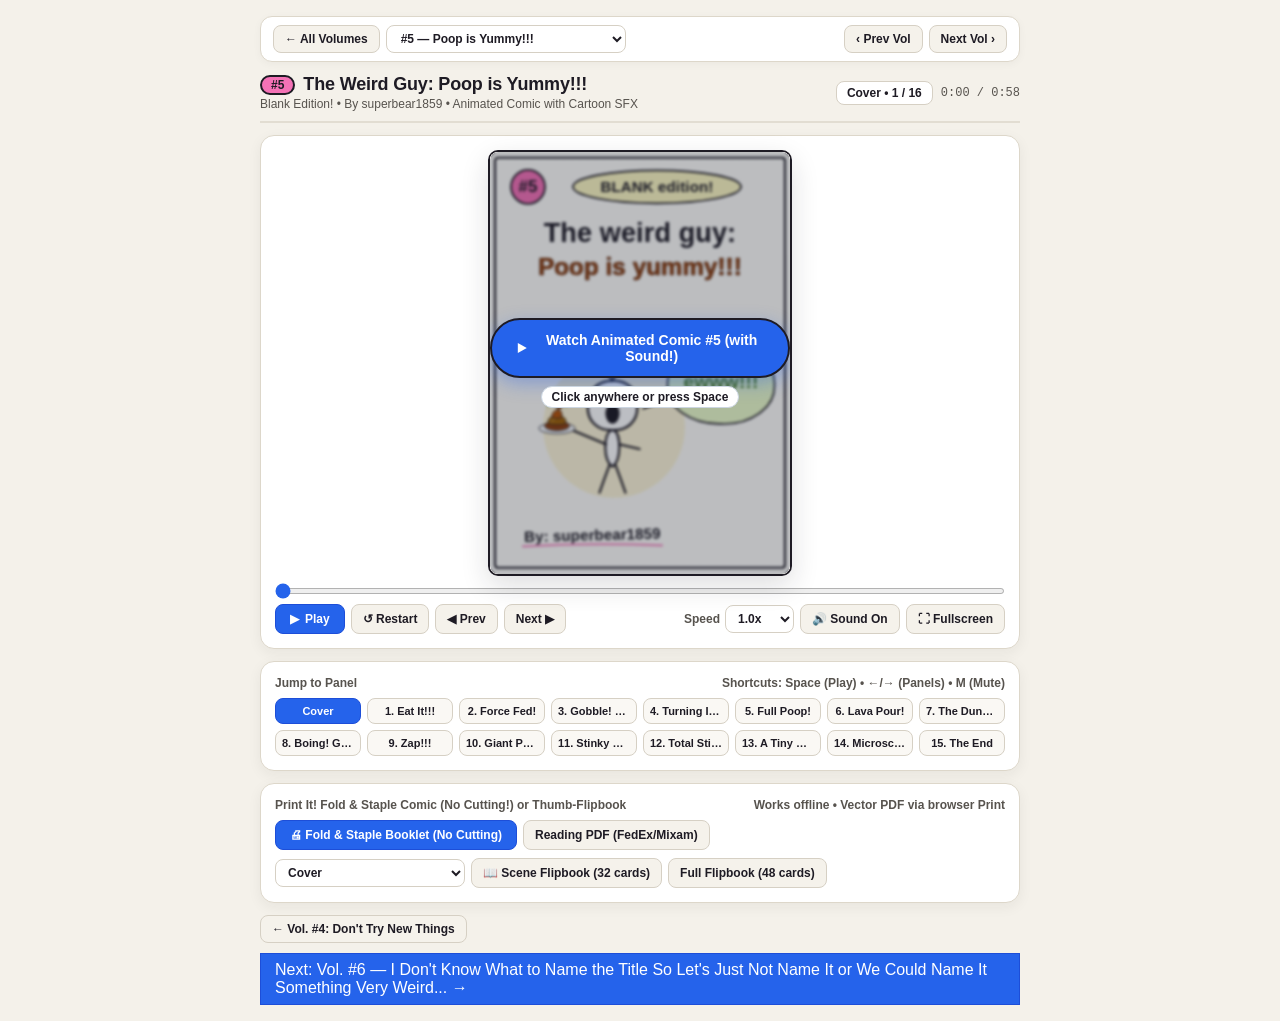
<file: volumes/05/index.html>
<!DOCTYPE html>
<html lang="en">
<head>
  <meta charset="utf-8" />
  <meta name="viewport" content="width=device-width, initial-scale=1.0" />
  <title>The Weird Guy #5: Poop is Yummy!!! — Animated Comic by superbear1859</title>
  <link rel="stylesheet" href="../../assets/reader.css?v=2" />
</head>
<body>
  <div class="wrap">
    <nav id="seriesNav" class="series-nav" aria-label="Series navigation"></nav>

    <div class="topbar">
      <div>
        <div class="title-row">
          <span class="badge-num" style="background: #F472B6;">#5</span>
          <h1>The Weird Guy: Poop is Yummy!!!</h1>
        </div>
        <div class="subtitle">Blank Edition! &bull; By superbear1859 &bull; Animated Comic with Cartoon SFX</div>
      </div>
      <div class="meta-row">
        <span id="sceneBadge" class="pill-badge">Cover &bull; 1 / 16</span>
        <span id="timeReadout" class="time-txt">0:00 / 0:58</span>
      </div>
    </div>

    <div class="card stage-wrap">
      <div class="comic-stage-shell" id="stageContainer" title="Click to Play / Pause">
        <div id="stage" style="width:100%;height:100%;"></div>
        <div id="playOverlay">
          <button id="overlayPlayBtn">
            <svg width="18" height="18" viewBox="0 0 24 24" fill="currentColor"><polygon points="6,4 20,12 6,20"/></svg>
            Watch Animated Comic #5 (with Sound!)
          </button>
          <span class="overlay-hint">Click anywhere or press Space</span>
        </div>
      </div>

      <div class="controls">
        <input id="scrubber" type="range" min="0" max="1000" value="0" step="1" aria-label="Animation timeline" />
        <div class="btn-bar">
          <div class="btn-group">
            <button id="btnPlay" class="btn-primary"><span id="playIcon">&#9654;</span><span id="playLabel">Play</span></button>
            <button id="btnRestart" class="btn-sec" title="Restart from Cover">&#8634; Restart</button>
            <button id="btnPrev" class="btn-sec" title="Previous Panel (Left Arrow)">&#9664; Prev</button>
            <button id="btnNext" class="btn-sec" title="Next Panel (Right Arrow)">Next &#9654;</button>
          </div>
          <div class="btn-group">
            <label class="speed-lbl">Speed
              <select id="speedSelect">
                <option value="0.75">0.75x</option>
                <option value="1" selected>1.0x</option>
                <option value="1.25">1.25x</option>
              </select>
            </label>
            <button id="btnMute" class="btn-sec" title="Toggle Sound Effects (M)">&#128266; Sound On</button>
          </div>
        </div>
      </div>
    </div>

    <div class="card">
      <div class="grid-head">
        <span>Jump to Panel</span>
        <span>Shortcuts: Space (Play) &bull; &larr;/&rarr; (Panels) &bull; M (Mute)</span>
      </div>
      <div id="sceneGrid"></div>
    </div>

    <div id="bottomVolNav" class="bottom-vol-nav"></div>
  </div>

  <script src="../../assets/nav.js?v=3" data-volume-id="05"></script>
<script>
/* ============================================================================
 * THE WEIRD GUY #5: Poop is Yummy!!! (Blank Edition!) — By superbear1859
 * Self-Contained Hand-Drawn SVG Comic Engine + Web Audio Cartoon SFX Engine
 * ============================================================================ */
(function () {
  'use strict';

  const NS = 'http://www.w3.org/2000/svg';
  const INK = '#1E1B24';
  const PAPER = '#FFFEFA';
  const FONT = "'Humor Sans', 'Comic Neue', 'Comic Sans MS', 'Chalkboard SE', 'Marker Felt', cursive, sans-serif";

  const clamp = (v, a = 0, b = 1) => Math.max(a, Math.min(b, v));
  const lerp = (a, b, t) => a + (b - a) * t;
  const invLerp = (a, b, v) => clamp((v - a) / (b - a), 0, 1);
  const easeOutCubic = t => 1 - Math.pow(1 - clamp(t), 3);
  const easeInOutCubic = t => {
    t = clamp(t);
    return t < 0.5 ? 4 * t * t * t : 1 - Math.pow(-2 * t + 2, 3) / 2;
  };
  const easeOutBack = (t, s = 1.70158) => {
    t = clamp(t) - 1;
    return 1 + (s + 1) * t * t * t + s * t * t;
  };
  const easeOutElastic = t => {
    t = clamp(t);
    if (t === 0 || t === 1) return t;
    return Math.pow(2, -10 * t) * Math.sin((t * 10 - 0.75) * ((2 * Math.PI) / 3)) + 1;
  };
  const easeOutBounce = t => {
    t = clamp(t);
    const n1 = 7.5625, d1 = 2.75;
    if (t < 1 / d1) return n1 * t * t;
    if (t < 2 / d1) return n1 * (t -= 1.5 / d1) * t + 0.75;
    if (t < 2.5 / d1) return n1 * (t -= 2.25 / d1) * t + 0.9375;
    return n1 * (t -= 2.625 / d1) * t + 0.984375;
  };

  const SCENES = [
    { id: 'cover',   panelNum: null, title: 'Cover',             duration: 4.0 },
    { id: 'panel1',  panelNum: 1,    title: 'Eat It!!!',         duration: 3.6 },
    { id: 'panel2',  panelNum: 2,    title: 'Force Fed!',        duration: 3.4 },
    { id: 'panel3',  panelNum: 3,    title: 'Gobble! Chomp!',    duration: 3.6 },
    { id: 'panel4',  panelNum: 4,    title: 'Turning Into Poop', duration: 3.8 },
    { id: 'panel5',  panelNum: 5,    title: 'Full Poop!',        duration: 3.3 },
    { id: 'panel6',  panelNum: 6,    title: 'Lava Pour!',        duration: 3.8 },
    { id: 'panel7',  panelNum: 7,    title: 'The Dunny!',        duration: 3.9 },
    { id: 'panel8',  panelNum: 8,    title: 'Boing! Giant Ray!', duration: 3.9 },
    { id: 'panel9',  panelNum: 9,    title: 'Zap!!!',            duration: 3.6 },
    { id: 'panel10', panelNum: 10,   title: 'Giant Poop!',       duration: 3.7 },
    { id: 'panel11', panelNum: 11,   title: 'Stinky World!',     duration: 3.5 },
    { id: 'panel12', panelNum: 12,   title: 'Total Stink!',      duration: 3.2 },
    { id: 'panel13', panelNum: 13,   title: 'A Tiny Ray!!!',     duration: 3.7 },
    { id: 'panel14', panelNum: 14,   title: 'Microscopic!',      duration: 3.5 },
    { id: 'panel15', panelNum: 15,   title: 'The End',           duration: 4.1 }
  ];

  let acc = 0;
  for (const s of SCENES) { s.start = acc; acc += s.duration; s.end = acc; }
  const TOTAL_DURATION = acc;

  const AUDIO_CUES = [
    // Cover
    { sceneIdx: 0, localT: 0.08, type: 'intro_jingle' },
    { sceneIdx: 0, localT: 1.35, type: 'ew_groan' },
    // Panel 1 - Eat it!!! + Yuck!!! + No WAY!!!
    { sceneIdx: 1, localT: 0.12, type: 'narrator_talk', count: 4, pitch: 205 },
    { sceneIdx: 1, localT: 0.95, type: 'weird_talk', count: 4, pitch: 580 },
    { sceneIdx: 1, localT: 1.85, type: 'weird_yell', pitch: 650 },
    // Panel 2 - Prankster shoves plate + Nooo!!!
    { sceneIdx: 2, localT: 0.25, type: 'giggle' },
    { sceneIdx: 2, localT: 0.95, type: 'thud' },
    { sceneIdx: 2, localT: 1.25, type: 'weird_yell', pitch: 690 },
    // Panel 3 - Gobble! Chomp! + nooo!!!
    { sceneIdx: 3, localT: 0.35, type: 'chomp_gobble' },
    { sceneIdx: 3, localT: 1.15, type: 'chomp_gobble' },
    { sceneIdx: 3, localT: 1.85, type: 'weird_yell', pitch: 560 },
    // Panel 4 - I'm turning into poop!!!
    { sceneIdx: 4, localT: 0.35, type: 'morph_squish' },
    { sceneIdx: 4, localT: 1.25, type: 'weird_talk', count: 7, pitch: 610 },
    // Panel 5 - Full poop + Noooo!!!
    { sceneIdx: 5, localT: 0.20, type: 'poop_horn' },
    { sceneIdx: 5, localT: 1.05, type: 'weird_yell', pitch: 640 },
    // Panel 6 - Lava pour + Ahhh!!!
    { sceneIdx: 6, localT: 0.35, type: 'lava_sizzle' },
    { sceneIdx: 6, localT: 1.35, type: 'weird_yell', pitch: 720 },
    // Panel 7 - Falling into the dunny!
    { sceneIdx: 7, localT: 0.25, type: 'fall_whistle' },
    { sceneIdx: 7, localT: 1.15, type: 'weird_talk', count: 7, pitch: 620 },
    // Panel 8 - Boing!!! + Nooo! not a giant ray!!!
    { sceneIdx: 8, localT: 0.15, type: 'boing_spring' },
    { sceneIdx: 8, localT: 1.10, type: 'ray_charge' },
    { sceneIdx: 8, localT: 1.65, type: 'weird_talk', count: 7, pitch: 600 },
    // Panel 9 - Giant ray zap!!! + Noooo!!!
    { sceneIdx: 9, localT: 0.35, type: 'zap_grow' },
    { sceneIdx: 9, localT: 1.35, type: 'weird_yell', pitch: 520 },
    // Panel 10 - Hahahahahahaha!!! + Grrr!!!
    { sceneIdx: 10, localT: 0.10, type: 'evil_laugh' },
    { sceneIdx: 10, localT: 1.45, type: 'rage_arggh' },
    // Panel 11 - The whole world is stinky!!!!!!!
    { sceneIdx: 11, localT: 0.15, type: 'stink_wind' },
    { sceneIdx: 11, localT: 0.60, type: 'narrator_talk', count: 7, pitch: 195 },
    // Panel 12 - Noooo!!!
    { sceneIdx: 12, localT: 0.20, type: 'stink_wind' },
    { sceneIdx: 12, localT: 1.05, type: 'weird_yell', pitch: 480 },
    // Panel 13 - A tiny ray!!! + Zap! + Yes!!!!
    { sceneIdx: 13, localT: 0.12, type: 'narrator_talk', count: 5, pitch: 220 },
    { sceneIdx: 13, localT: 1.05, type: 'zap_shrink' },
    { sceneIdx: 13, localT: 1.95, type: 'ding' },
    { sceneIdx: 13, localT: 2.15, type: 'weird_talk', count: 3, pitch: 700 },
    // Panel 14 - Hahahahaha!!! + Arggh!!!
    { sceneIdx: 14, localT: 0.10, type: 'evil_laugh' },
    { sceneIdx: 14, localT: 1.35, type: 'rage_arggh' },
    // Panel 15 - The End + Make me a normal human!!!
    { sceneIdx: 15, localT: 0.65, type: 'outro_jingle' },
    { sceneIdx: 15, localT: 1.85, type: 'weird_talk', count: 7, pitch: 760 }
  ].map((c, idx) => ({ ...c, id: idx, globalT: SCENES[c.sceneIdx].start + c.localT }));

  // --- SVG Primitives ---
  const esc = str => String(str).replace(/&/g, '&amp;').replace(/</g, '&lt;').replace(/>/g, '&gt;').replace(/"/g, '&quot;');

  function svgText(x, y, text, opts = {}) {
    const { size = 28, weight = '700', fill = INK, anchor = 'middle', rot = 0, opacity = 1, stroke = 'none', strokeWidth = 0, letterSpacing = 0.3 } = opts;
    if (opacity <= 0.005) return '';
    const tf = rot ? ` transform="rotate(${rot.toFixed(1)} ${x.toFixed(1)} ${y.toFixed(1)})"` : '';
    const st = stroke !== 'none' ? ` stroke="${stroke}" stroke-width="${strokeWidth}" stroke-linejoin="round" paint-order="stroke"` : '';
    return `<text x="${x.toFixed(1)}" y="${y.toFixed(1)}" font-family="${FONT}" font-size="${size}" font-weight="${weight}" fill="${fill}" text-anchor="${anchor}" letter-spacing="${letterSpacing}" opacity="${opacity.toFixed(3)}"${st}${tf}>${esc(text)}</text>`;
  }

  function svgMultiText(x, y, lines, opts = {}) {
    const lineH = opts.lineHeight || (opts.size || 24) * 1.18;
    const startY = y - ((lines.length - 1) * lineH) / 2;
    return lines.map((line, i) => svgText(x, startY + i * lineH, line, opts)).join('');
  }

  function speechBubble(opts) {
    const { cx, cy, rx, ry, tailX, tailY, lines = [], fontSize = 22, lineHeight, fill = '#FFFFFF', stroke = INK, strokeWidth = 3.2, textColor = INK, spiky = false, scale = 1, opacity = 1, rot = 0 } = opts;
    if (opacity <= 0.005 || scale <= 0.01) return '';
    let shape = '';
    if (spiky) {
      const spikes = 16, pts = [];
      for (let i = 0; i < spikes * 2; i++) {
        const a = (i / (spikes * 2)) * Math.PI * 2;
        const m = i % 2 === 0 ? 1.12 : 0.88;
        pts.push(`${(Math.cos(a) * rx * m).toFixed(1)},${(Math.sin(a) * ry * m).toFixed(1)}`);
      }
      let tail = '';
      if (tailX !== undefined && tailY !== undefined) {
        const dx = tailX - cx, dy = tailY - cy, ang = Math.atan2(dy, dx);
        tail = `<path d="M ${(Math.cos(ang - 0.25) * rx * 0.72).toFixed(1)} ${(Math.sin(ang - 0.25) * ry * 0.72).toFixed(1)} L ${dx.toFixed(1)} ${dy.toFixed(1)} L ${(Math.cos(ang + 0.25) * rx * 0.72).toFixed(1)} ${(Math.sin(ang + 0.25) * ry * 0.72).toFixed(1)}" fill="${fill}" stroke="${stroke}" stroke-width="${strokeWidth}" stroke-linejoin="round" stroke-linecap="round"/>`;
      }
      shape = `${tail}<polygon points="${pts.join(' ')}" fill="${fill}" stroke="${stroke}" stroke-width="${strokeWidth}" stroke-linejoin="round"/>`;
    } else {
      const k = 0.55228;
      const d = [
        `M 0 ${(-ry).toFixed(1)}`,
        `C ${(rx * k * 1.03).toFixed(1)} ${(-ry * 0.99).toFixed(1)}, ${(rx * 1.02).toFixed(1)} ${(-ry * k).toFixed(1)}, ${(rx * 0.99).toFixed(1)} 0`,
        `C ${(rx * 1.01).toFixed(1)} ${(ry * k * 1.02).toFixed(1)}, ${(rx * k).toFixed(1)} ${(ry * 1.02).toFixed(1)}, 0 ${(ry * 0.99).toFixed(1)}`,
        `C ${(-rx * k * 1.02).toFixed(1)} ${(ry * 1.01).toFixed(1)}, ${(-rx * 1.02).toFixed(1)} ${(ry * k).toFixed(1)}, ${(-rx * 0.99).toFixed(1)} 0`,
        `C ${(-rx * 1.01).toFixed(1)} ${(-ry * k * 1.02).toFixed(1)}, ${(-rx * k).toFixed(1)} ${(-ry * 1.02).toFixed(1)}, 0 ${(-ry).toFixed(1)} Z`
      ].join(' ');
      let tail = '', maskPatch = '';
      if (tailX !== undefined && tailY !== undefined) {
        const dx = tailX - cx, dy = tailY - cy, ang = Math.atan2(dy, dx);
        const b1x = Math.cos(ang - 0.24) * rx * 0.85, b1y = Math.sin(ang - 0.24) * ry * 0.85;
        const b2x = Math.cos(ang + 0.24) * rx * 0.85, b2y = Math.sin(ang + 0.24) * ry * 0.85;
        const midX = (b1x + b2x) * 0.35 + dx * 0.35, midY = (b1y + b2y) * 0.35 + dy * 0.35;
        tail = `<path d="M ${b1x.toFixed(1)} ${b1y.toFixed(1)} Q ${midX.toFixed(1)} ${midY.toFixed(1)} ${dx.toFixed(1)} ${dy.toFixed(1)} Q ${(midX + (b2x - b1x) * 0.3).toFixed(1)} ${(midY + (b2y - b1y) * 0.3).toFixed(1)} ${b2x.toFixed(1)} ${b2y.toFixed(1)}" fill="${fill}" stroke="${stroke}" stroke-width="${strokeWidth}" stroke-linejoin="round" stroke-linecap="round"/>`;
        maskPatch = `<path d="M ${(b1x * 0.95).toFixed(1)} ${(b1y * 0.95).toFixed(1)} L ${(dx * 0.78).toFixed(1)} ${(dy * 0.78).toFixed(1)} L ${(b2x * 0.95).toFixed(1)} ${(b2y * 0.95).toFixed(1)} Z" fill="${fill}" stroke="none"/>`;
      }
      shape = `${tail}<path d="${d}" fill="${fill}" stroke="${stroke}" stroke-width="${strokeWidth}" stroke-linejoin="round"/>${maskPatch}`;
    }
    const txt = svgMultiText(0, 6, lines, { size: fontSize, lineHeight: lineHeight || fontSize * 1.15, fill: textColor });
    return `<g transform="translate(${cx.toFixed(1)} ${cy.toFixed(1)}) rotate(${rot.toFixed(1)}) scale(${scale.toFixed(3)})" opacity="${opacity.toFixed(3)}">${shape}${txt}</g>`;
  }

  function handArrow(x1, y1, x2, y2, cx, cy, color = INK) {
    const ang = Math.atan2(y2 - cy, x2 - cx), len = 13;
    return `<g stroke="${color}" stroke-width="3" fill="none" stroke-linecap="round" stroke-linejoin="round">
      <path d="M ${x1.toFixed(1)} ${y1.toFixed(1)} Q ${cx.toFixed(1)} ${cy.toFixed(1)} ${x2.toFixed(1)} ${y2.toFixed(1)}"/>
      <path d="M ${(x2 - Math.cos(ang - 0.5) * len).toFixed(1)} ${(y2 - Math.sin(ang - 0.5) * len).toFixed(1)} L ${x2.toFixed(1)} ${y2.toFixed(1)} L ${(x2 - Math.cos(ang + 0.5) * len).toFixed(1)} ${(y2 - Math.sin(ang + 0.5) * len).toFixed(1)}"/>
    </g>`;
  }

  // Animated wavy stink lines rising from poop!
  function stinkLines({ x = 0, y = 0, count = 3, spread = 46, height = 90, t = 0, color = '#65A30D', strokeWidth = 3.2, opacity = 0.85 }) {
    let svg = '';
    for (let i = 0; i < count; i++) {
      const frac = count === 1 ? 0 : (i / (count - 1)) - 0.5;
      const sx = x + frac * spread * 2;
      const w1 = Math.sin(t * 5.2 + i * 1.7) * 12;
      const w2 = Math.cos(t * 4.4 + i * 2.1) * 14;
      const h = height * (0.85 + 0.25 * (i % 2));
      svg += `<path d="M ${sx.toFixed(1)} ${y.toFixed(1)} C ${(sx + w1).toFixed(1)} ${(y - h * 0.35).toFixed(1)}, ${(sx - w2).toFixed(1)} ${(y - h * 0.7).toFixed(1)}, ${(sx + w1 * 0.8).toFixed(1)} ${(y - h).toFixed(1)}" fill="none" stroke="${color}" stroke-width="${strokeWidth}" stroke-linecap="round" opacity="${opacity}"/>`;
    }
    return svg;
  }

  // Classic coiled cartoon poop swirl (optionally on a plate, with animated stink lines)
  function poopPile({ x = 300, y = 500, scale = 1, rot = 0, t = 0, plate = false, stink = true, stinkCount = 3, stinkHeight = 95, flash = 0, opacity = 1 }) {
    if (opacity <= 0.005 || scale <= 0.01) return '';
    const fillMain = flash > 0.3 ? '#FDE047' : '#92400E';
    const fillMid = flash > 0.3 ? '#FEF08A' : '#A16207';
    const fillHi = flash > 0.3 ? '#FFFFFF' : '#B45309';

    const plateSvg = plate ? `
      <ellipse cx="0" cy="36" rx="86" ry="26" fill="#F8FAFC" stroke="${INK}" stroke-width="3.6"/>
      <ellipse cx="0" cy="36" rx="58" ry="15" fill="none" stroke="#94A3B8" stroke-width="2.4"/>
    ` : '';

    const stinkSvg = stink ? stinkLines({ x: 0, y: -62, count: stinkCount, spread: 42, height: stinkHeight, t }) : '';

    return `<g transform="translate(${x.toFixed(1)} ${y.toFixed(1)}) rotate(${rot.toFixed(1)}) scale(${scale.toFixed(3)})" opacity="${opacity.toFixed(3)}">
      ${stinkSvg}
      ${plateSvg}
      <!-- Bottom coil -->
      <ellipse cx="0" cy="24" rx="58" ry="22" fill="${fillMain}" stroke="${INK}" stroke-width="3.6"/>
      <!-- Middle coil -->
      <path d="M -42 12 C -46 -12, -26 -24, 0 -24 C 26 -24, 46 -12, 42 12 C 30 22, -30 22, -42 12 Z" fill="${fillMid}" stroke="${INK}" stroke-width="3.6" stroke-linejoin="round"/>
      <!-- Top swirl + curled peak -->
      <path d="M -24 -16 C -26 -38, -10 -50, 4 -52 C 18 -54, 28 -68, 22 -78 C 12 -64, 2 -64, -4 -60 C 16 -54, 28 -36, 22 -16 C 12 -8, -12 -8, -24 -16 Z" fill="${fillHi}" stroke="${INK}" stroke-width="3.4" stroke-linejoin="round"/>
      <!-- Gloss highlight -->
      <path d="M -28 8 Q -22 -4 -10 -8" fill="none" stroke="#FEF3C7" stroke-width="3" stroke-linecap="round" opacity="0.45"/>
    </g>`;
  }

  function dinnerPlate({ x, y, scale = 1, rot = 0, opacity = 1 }) {
    if (opacity <= 0.005) return '';
    return `<g transform="translate(${x.toFixed(1)} ${y.toFixed(1)}) rotate(${rot.toFixed(1)}) scale(${scale.toFixed(3)})" opacity="${opacity.toFixed(3)}">
      <ellipse cx="0" cy="0" rx="68" ry="22" fill="#F8FAFC" stroke="${INK}" stroke-width="3.4"/>
      <ellipse cx="0" cy="0" rx="44" ry="12" fill="none" stroke="#94A3B8" stroke-width="2.4"/>
    </g>`;
  }

  function weirdGuy(opts = {}) {
    const {
      x = 300, y = 500, scale = 1, rot = 0,
      eyes = 'normal', mouth = 'open', arms = 'out', legs = 'stand',
      plateProp = false, pushPlateLeft = false, poopMorph = 0,
      t = 0, opacity = 1
    } = opts;
    if (opacity <= 0.005) return '';
    const mouthPulse = mouth === 'yell' ? 1 + Math.sin(t * 28) * 0.09 : (mouth === 'chomp' ? 0.65 + Math.abs(Math.sin(t * 22)) * 0.65 : 1);
    const hw = Math.sin(t * 14) * 2.5;

    let bodySvg = '';
    if (poopMorph > 0.01) {
      // Morphing lower body from stick torso into coiled poop swirl (Panel 4!)
      const stickOp = clamp(1 - poopMorph * 1.4);
      const poopS = easeOutBack(clamp(poopMorph));
      if (stickOp > 0.02) {
        bodySvg += `<g opacity="${stickOp.toFixed(2)}">
          <path d="M -5 51 Q -14 75 -22 98 M 5 51 Q 14 75 22 98" stroke="${INK}" stroke-width="3.6" stroke-linecap="round" fill="none"/>
          <path d="M -2 -8 C -16 -2, -16 44, 0 54 C 15 44, 15 -2, 2 -8 Z" fill="#FFF" stroke="${INK}" stroke-width="3.6"/>
          <path d="M -11 14 L -48 22 M 11 14 L 48 18" stroke="${INK}" stroke-width="3.6" stroke-linecap="round"/>
        </g>`;
      }
      bodySvg += `<g transform="translate(0 72) scale(${(0.95 * poopS).toFixed(3)})">
        <ellipse cx="0" cy="24" rx="56" ry="20" fill="#92400E" stroke="${INK}" stroke-width="3.6"/>
        <path d="M -40 12 C -44 -10, -24 -22, 0 -22 C 24 -22, 44 -10, 40 12 C 28 20, -28 20, -40 12 Z" fill="#A16207" stroke="${INK}" stroke-width="3.6"/>
        <path d="M -22 -14 C -24 -36, -8 -48, 6 -52 C 18 -54, 24 -68, 18 -78 C 8 -66, 0 -64, -6 -58 C 12 -52, 24 -34, 20 -14 Z" fill="#B45309" stroke="${INK}" stroke-width="3.4"/>
      </g>`;
    } else {
      const torso = `<path d="M -2 -8 C -16 -2, -16 44, 0 54 C 15 44, 15 -2, 2 -8 Z" fill="#FFF" stroke="${INK}" stroke-width="3.6" stroke-linecap="round" stroke-linejoin="round"/>`;
      let legSvg = `<path d="M -5 51 Q -14 75 -22 98 M 5 51 Q 14 75 22 98" stroke="${INK}" stroke-width="3.6" stroke-linecap="round" fill="none"/>`;
      if (legs === 'flail') {
        const k = Math.sin(t * 20) * 8;
        legSvg = `<path d="M -5 50 L ${(-28 + k).toFixed(1)} 95 M 5 50 L ${(26 - k).toFixed(1)} 92" stroke="${INK}" stroke-width="3.6" stroke-linecap="round"/>`;
      }
      let armSvg = `<path d="M -11 14 L -48 22 M 11 14 L 48 18" stroke="${INK}" stroke-width="3.6" stroke-linecap="round"/>`;
      if (plateProp) {
        armSvg = `<path d="M -11 16 L -78 -12 M 11 16 L 46 24" stroke="${INK}" stroke-width="3.6" stroke-linecap="round"/>
          ${poopPile({ x: -94, y: -24, scale: 0.36, plate: true, stink: true, stinkCount: 2, stinkHeight: 72, t })}`;
      } else if (pushPlateLeft) {
        armSvg = `<path d="M -11 16 L -152 12 M 11 16 L 46 14" stroke="${INK}" stroke-width="3.6" stroke-linecap="round"/>`;
      } else if (arms === 'up') {
        armSvg = `<path d="M -11 12 L -46 -18 M 11 12 L 46 -18" stroke="${INK}" stroke-width="3.6" stroke-linecap="round"/>`;
      } else if (arms === 'back') {
        armSvg = `<path d="M -11 12 L -42 -12 M 11 14 L 48 18" stroke="${INK}" stroke-width="3.6" stroke-linecap="round"/>`;
      }
      bodySvg = `${legSvg}${torso}${armSvg}`;
    }

    const head = `<path d="M 0 -92 C 26 -93, 44 -74, 42 -48 C 43 -22, 24 -7, 0 -8 C -25 -7, -43 -23, -42 -49 C -43 -75, -24 -92, 0 -92 Z" fill="#FFF" stroke="${INK}" stroke-width="3.8" stroke-linejoin="round"/>`;
    const hair = `<path d="M ${(-16 + hw * 0.4).toFixed(1)} -122 L -1 -91 L ${(17 + hw * 0.4).toFixed(1)} -124" fill="none" stroke="${INK}" stroke-width="3.6" stroke-linecap="round" stroke-linejoin="round"/>`;

    let eyeSvg = `<path d="M -12 -75 L -11 -56 M 12 -75 L 13 -56" stroke="${INK}" stroke-width="3.6" stroke-linecap="round"/>`;
    if (eyes === 'angry') eyeSvg = `<path d="M -14 -76 L -12 -55 M 14 -76 L 12 -55" stroke="${INK}" stroke-width="4.2" stroke-linecap="round"/>`;
    else if (eyes === 'squint') eyeSvg = `<path d="M -22 -70 L -10 -62 L -22 -54 M 22 -70 L 10 -62 L 22 -54" fill="none" stroke="${INK}" stroke-width="3.5" stroke-linecap="round" stroke-linejoin="round"/>`;
    else if (eyes === 'shock') eyeSvg = `<path d="M -13 -77 L -12 -55 M 13 -77 L 12 -55" stroke="${INK}" stroke-width="4" stroke-linecap="round"/>`;

    let mouthSvg = mouth === 'yell' || mouth === 'chomp'
      ? `<g transform="translate(0 -34) scale(1 ${mouthPulse.toFixed(3)})"><ellipse cx="0" cy="0" rx="14" ry="20" fill="${INK}"/><ellipse cx="0" cy="10" rx="8" ry="6" fill="#DC2626" opacity="0.85"/></g>`
      : `<ellipse cx="0" cy="-36" rx="12" ry="17" fill="${INK}"/>`;

    return `<g transform="translate(${x.toFixed(1)} ${y.toFixed(1)}) rotate(${rot.toFixed(1)}) scale(${scale.toFixed(3)})" opacity="${opacity.toFixed(3)}">
      ${bodySvg}${head}${hair}${eyeSvg}${mouthSvg}
    </g>`;
  }

  function prankster({ x, y, scale = 1, pushReach = 0, t = 0 }) {
    const bob = Math.sin(t * 10) * 3;
    const armEndX = 52 + pushReach * 52;
    return `<g transform="translate(${x.toFixed(1)} ${(y + bob).toFixed(1)}) scale(${scale.toFixed(3)})">
      <path d="M -4 38 L -20 76 M 4 38 L 20 76" stroke="${INK}" stroke-width="3.4" stroke-linecap="round"/>
      <ellipse cx="0" cy="18" rx="10" ry="24" fill="#FFF" stroke="${INK}" stroke-width="3.4"/>
      <path d="M -10 10 L -38 -2 M 10 12 Q ${(armEndX * 0.55).toFixed(1)} 28 ${armEndX.toFixed(1)} 2" fill="none" stroke="${INK}" stroke-width="3.4" stroke-linecap="round"/>
      <circle cx="0" cy="-28" r="28" fill="#FFF" stroke="${INK}" stroke-width="3.6"/>
      <path d="M -8 -39 L -8 -24 M 8 -39 L 8 -24" stroke="${INK}" stroke-width="3.4" stroke-linecap="round"/>
      <path d="M -15 -20 Q 0 -4 15 -20" fill="none" stroke="${INK}" stroke-width="3.4" stroke-linecap="round"/>
    </g>`;
  }

  function bucket({ x, y, rot, fill = '#E2E8F0', rimFill = '#F97316', scale = 1 }) {
    return `<g transform="translate(${x.toFixed(1)} ${y.toFixed(1)}) rotate(${rot.toFixed(1)}) scale(${scale.toFixed(3)})">
      <polygon points="-58,-48 58,-48 48,54 -48,54" fill="${fill}" stroke="${INK}" stroke-width="3.8" stroke-linejoin="round"/>
      <ellipse cx="0" cy="-48" rx="58" ry="16" fill="${rimFill}" stroke="${INK}" stroke-width="3.6"/>
    </g>`;
  }

  // Sci-Fi Ray Gun (Giant Ray in Panels 8 & 9, Tiny Ray in Panel 13!)
  function rayGun({ x, y, scale = 1, rot = 0, labelLines = ['Giant', 'ray'], bodyFill = '#E2E8F0', accent = '#FACC15', zapping = false, zapLen = 190, t = 0 }) {
    const jitter = zapping ? Math.sin(t * 60) * 3 : 0;
    let zapSvg = '';
    if (zapping && zapLen > 10) {
      const segs = 6;
      let d1 = 'M -62 0', d2 = 'M -62 8';
      for (let i = 1; i <= segs; i++) {
        const px = -62 - (zapLen * i) / segs;
        const py = (i % 2 === 0 ? -18 : 18) + Math.sin(t * 45 + i * 2) * 6;
        d1 += ` L ${px.toFixed(1)} ${(py - 6).toFixed(1)}`;
        d2 += ` L ${px.toFixed(1)} ${(py + 12).toFixed(1)}`;
      }
      zapSvg = `<g>
        <path d="${d1}" fill="none" stroke="${accent}" stroke-width="9" stroke-linecap="round" stroke-linejoin="round" opacity="0.55"/>
        <path d="${d1}" fill="none" stroke="${INK}" stroke-width="3.5" stroke-linecap="round" stroke-linejoin="round"/>
        <path d="${d2}" fill="none" stroke="${accent}" stroke-width="6" stroke-linecap="round" stroke-linejoin="round" opacity="0.7"/>
        <path d="${d2}" fill="none" stroke="${INK}" stroke-width="2.8" stroke-linecap="round" stroke-linejoin="round"/>
        <circle cx="${(-62 - zapLen).toFixed(1)}" cy="4" r="${(16 + Math.sin(t * 40) * 5).toFixed(1)}" fill="${accent}" opacity="0.75"/>
      </g>`;
    }

    return `<g transform="translate(${(x + jitter).toFixed(1)} ${y.toFixed(1)}) rotate(${rot.toFixed(1)}) scale(${scale.toFixed(3)})">
      ${zapSvg}
      <!-- Top cylinder scope -->
      <rect x="-42" y="-76" width="54" height="36" rx="6" fill="#CBD5E1" stroke="${INK}" stroke-width="3.4"/>
      <ellipse cx="-42" cy="-58" rx="11" ry="18" fill="${INK}"/>
      <!-- Grip & trigger -->
      <polygon points="8,42 38,42 28,92 -4,92" fill="#94A3B8" stroke="${INK}" stroke-width="3.4" stroke-linejoin="round"/>
      <polygon points="-14,42 4,42 -4,68 -20,68" fill="#CBD5E1" stroke="${INK}" stroke-width="3" stroke-linejoin="round"/>
      <!-- Main rectangular body -->
      <rect x="-46" y="-42" width="104" height="86" rx="10" fill="${bodyFill}" stroke="${INK}" stroke-width="3.8"/>
      <!-- Dark emitter nozzle on left -->
      <ellipse cx="-48" cy="2" rx="22" ry="36" fill="#1E1B24" stroke="${INK}" stroke-width="3.4"/>
      <ellipse cx="-52" cy="2" rx="11" ry="22" fill="${zapping ? accent : '#475569'}"/>
      <!-- Label on side -->
      ${svgMultiText(14, 4, labelLines, { size: 26, lineHeight: 28, fill: INK })}
    </g>`;
  }

  // Cartoon Toilet ("The Dunny") with coiled metallic spring inside the bowl (Panel 7!)
  function dunny({ x, y, scale = 1, t = 0 }) {
    const sp = Math.sin(t * 14) * 3;
    return `<g transform="translate(${x.toFixed(1)} ${y.toFixed(1)}) scale(${scale.toFixed(3)})">
      <!-- Tank / Cistern on right -->
      <rect x="64" y="-138" width="76" height="198" rx="6" fill="#F8FAFC" stroke="${INK}" stroke-width="3.8"/>
      <rect x="60" y="-146" width="84" height="14" rx="4" fill="#E2E8F0" stroke="${INK}" stroke-width="3.4"/>
      <!-- Flush handle -->
      <path d="M 74 -112 L 106 -112" stroke="${INK}" stroke-width="5.5" stroke-linecap="round"/>
      <circle cx="106" cy="-112" r="5" fill="#94A3B8" stroke="${INK}" stroke-width="2.4"/>
      <!-- Pedestal base -->
      <path d="M 28 72 L 36 146 L 84 146 L 76 68 Z" fill="#F1F5F9" stroke="${INK}" stroke-width="3.6" stroke-linejoin="round"/>
      <!-- Outer toilet bowl -->
      <path d="M -98 -12 C -106 58, -56 102, 12 96 C 68 92, 102 50, 96 -12 Z" fill="#FFFFFF" stroke="${INK}" stroke-width="3.8" stroke-linejoin="round"/>
      <!-- Toilet rim -->
      <ellipse cx="0" cy="-12" rx="98" ry="38" fill="#E2E8F0" stroke="${INK}" stroke-width="3.8"/>
      <ellipse cx="0" cy="-12" rx="76" ry="25" fill="#BAE6FD" stroke="${INK}" stroke-width="3.2"/>
      <!-- Coiled metallic spring popping out of the bowl! -->
      <g fill="none" stroke="#475569" stroke-width="4.2" stroke-linecap="round">
        <ellipse cx="0" cy="${(-10 + sp).toFixed(1)}" rx="52" ry="13"/>
        <ellipse cx="2" cy="${(-24 + sp * 1.4).toFixed(1)}" rx="56" ry="14"/>
        <ellipse cx="-2" cy="${(-38 + sp * 1.8).toFixed(1)}" rx="54" ry="14"/>
        <ellipse cx="1" cy="${(-52 + sp * 2.2).toFixed(1)}" rx="48" ry="12"/>
        <ellipse cx="0" cy="${(-64 + sp * 2.5).toFixed(1)}" rx="40" ry="10"/>
      </g>
    </g>`;
  }

  // Full-panel swirling stink clouds for Panels 11, 12, 13!
  function worldStinkOverlay({ t = 0, dense = false }) {
    const w1 = Math.sin(t * 2.8) * 18;
    const w2 = Math.cos(t * 3.3) * 16;
    const paths = [
      `M 75 760 C ${120 + w1} 560, ${20 - w2} 360, ${95 + w1} 80`,
      `M 185 790 C ${110 - w1} 540, ${260 + w2} 310, ${170 - w1} 50`,
      `M 310 780 C ${395 + w2} 570, ${215 - w1} 340, ${340 + w2} 40`,
      `M 435 770 C ${355 - w2} 530, ${515 + w1} 290, ${420 - w2} 60`,
      `M 525 760 C ${570 + w1} 540, ${445 - w2} 320, ${545 + w1} 70`
    ];
    if (dense) {
      paths.push(
        `M 45 580 C ${195 + w2} 470, ${405 - w1} 620, 560 490`,
        `M 40 310 C ${210 - w1} 210, ${390 + w2} 360, 565 240`,
        `M 135 810 C ${250 + w1} 610, ${80 - w2} 380, ${245 + w1} 70`
      );
    }
    return `<g fill="none" stroke="#65A30D" stroke-width="4" stroke-linecap="round" opacity="0.52">
      ${paths.map(d => `<path d="${d}"/>`).join('')}
    </g>`;
  }

  // Blank Edition Paper Wrapper (crisp warm paper + subtle halftone!)
  function wrapPanel(innerSvg, { panelNum = null, shakeX = 0, shakeY = 0, bg = PAPER } = {}) {
    const badge = panelNum !== null
      ? `<g opacity="0.78"><rect x="20" y="786" width="38" height="32" rx="7" fill="#FFF" stroke="${INK}" stroke-width="2.4"/>${svgText(39, 810, String(panelNum), { size: 21 })}</g>`
      : '';
    return `<svg xmlns="${NS}" viewBox="0 0 600 840" width="100%" height="100%" style="background:${bg};">
      <defs>
        <clipPath id="pc5"><rect x="12" y="12" width="576" height="816" rx="4"/></clipPath>
        <pattern id="ht5" width="16" height="16" patternUnits="userSpaceOnUse"><circle cx="4" cy="4" r="1.2" fill="#94A3B8" opacity="0.12"/></pattern>
      </defs>
      <rect x="0" y="0" width="600" height="840" fill="${bg}"/>
      <rect x="12" y="12" width="576" height="816" fill="url(#ht5)"/>
      <g clip-path="url(#pc5)"><g transform="translate(${shakeX.toFixed(1)} ${shakeY.toFixed(1)})">${innerSvg}</g></g>
      <rect x="10" y="10" width="580" height="820" rx="6" fill="none" stroke="${INK}" stroke-width="4.2"/>
      ${badge}
    </svg>`;
  }

  function renderScene(sceneIdx, localT) {
    const s = SCENES[sceneIdx];
    const t = clamp(localT, 0, s.duration);
    let out = '', shakeX = 0, shakeY = 0, bg = PAPER;

    switch (sceneIdx) {
      // ---------------------------------------------------------------------
      // SCENE 0: COVER — "#5 BLANK edition! The weird guy: Poop is yummy!!!"
      // ---------------------------------------------------------------------
      case 0: {
        const bS = easeOutBack(invLerp(0.05, 0.45, t));
        const tOp = invLerp(0.18, 0.55, t);
        const gY = lerp(695, 565, easeOutBack(invLerp(0.42, 1.05, t))) + Math.sin(t * 5) * 3;
        const bubS = easeOutBack(invLerp(1.3, 1.8, t));
        const aOp = invLerp(2.1, 2.6, t);

        out += `<circle cx="248" cy="548" r="142" fill="#FEF3C7" opacity="0.65"/>`;
        out += `<g transform="translate(76 68) scale(${bS.toFixed(3)})"><circle cx="0" cy="0" r="34" fill="#F472B6" stroke="${INK}" stroke-width="3.6"/>${svgText(0, 11, '#5', { size: 34 })}</g>`;
        out += `<g transform="translate(334 68) scale(${bS.toFixed(3)})"><ellipse cx="0" cy="0" rx="168" ry="33" fill="#FEF9C3" stroke="${INK}" stroke-width="3.4"/>${svgText(0, 10, 'BLANK edition!', { size: 30 })}</g>`;

        out += `<g opacity="${tOp.toFixed(3)}">
          ${svgText(300, 178, 'The weird guy:', { size: 54 })}
          ${svgText(300, 244, 'Poop is yummy!!!', { size: 48, fill: '#92400E', stroke: INK, strokeWidth: 1.4 })}
        </g>`;

        out += weirdGuy({ x: 245, y: gY, scale: 1.18, plateProp: true, eyes: 'shock', mouth: 'open', t });
        out += speechBubble({
          cx: 462, cy: 465, rx: 108, ry: 78,
          tailX: 306, tailY: 512,
          lines: ['ewww!!!'],
          fontSize: 38, scale: bubS, fill: '#ECFCCB', textColor: '#4D7C0F'
        });

        out += `<g opacity="${aOp.toFixed(3)}">
          ${svgText(205, 775, 'By: superbear1859', { size: 30, rot: -1.5 })}
          <path d="M 66 787 Q 205 779 344 785" fill="none" stroke="#F472B6" stroke-width="4.5" stroke-linecap="round" opacity="0.75"/>
        </g>`;
        break;
      }

      // ---------------------------------------------------------------------
      // SCENE 1: PANEL 1 — "Eat it!!!" / "Yuck!!!" / "No WAY!!!"
      // ---------------------------------------------------------------------
      case 1: {
        const plateX = lerp(90, 185, easeOutCubic(invLerp(0.15, 0.75, t)));
        out += svgText(295, 118, 'Eat it!!!', { size: 68, fill: '#1D4ED8', opacity: invLerp(0.08, 0.45, t) });

        out += poopPile({ x: plateX, y: 472, scale: 1.12, plate: true, stink: true, stinkCount: 3, stinkHeight: 110, t });
        out += weirdGuy({ x: 458, y: 488, scale: 1.12, pushPlateLeft: true, eyes: 'angry', mouth: 'yell', t });

        out += speechBubble({
          cx: 332, cy: 298, rx: 92, ry: 58,
          tailX: 416, tailY: 405,
          lines: ['Yuck!!!'],
          fontSize: 34, scale: easeOutBack(invLerp(0.9, 1.35, t)), fill: '#ECFCCB', textColor: '#3F6212'
        });

        out += speechBubble({
          cx: 268, cy: 660, rx: 112, ry: 78,
          tailX: 415, tailY: 535,
          lines: ['No', 'WAY!!!'],
          fontSize: 36, scale: easeOutBack(invLerp(1.8, 2.25, t)), fill: '#FEE2E2', textColor: '#B91C1C'
        });
        break;
      }

      // ---------------------------------------------------------------------
      // SCENE 2: PANEL 2 — Prankster shoves the poop plate! "Nooo!!!"
      // ---------------------------------------------------------------------
      case 2: {
        const shove = easeInOutCubic(invLerp(0.25, 1.25, t));
        const pX = lerp(128, 192, shove);
        const plateX = lerp(248, 342, shove);
        const guyX = lerp(422, 444, shove);
        const guyRot = lerp(0, 10, shove);
        if (t > 0.9 && t < 1.35) {
          shakeX = Math.sin(t * 70) * 5;
          shakeY = Math.cos(t * 65) * 4;
        }

        out += prankster({ x: pX, y: 446, scale: 1.22, pushReach: shove, t });

        // Tilted plate + flying poop right at Weird Guy's face!
        out += `<g transform="translate(${plateX.toFixed(1)} 442) rotate(78)">
          ${poopPile({ x: 0, y: 0, scale: 0.72, plate: true, stink: true, stinkCount: 2, stinkHeight: 75, t })}
        </g>`;

        out += weirdGuy({ x: guyX, y: 505, scale: 1.12, rot: guyRot, arms: 'back', eyes: 'shock', mouth: 'yell', t });

        out += speechBubble({
          cx: 455, cy: 235, rx: 105, ry: 68,
          tailX: guyX - 8, tailY: 382,
          lines: ['Nooo!!!'],
          fontSize: 38, scale: easeOutBack(invLerp(1.15, 1.6, t)), spiky: true, fill: '#FEF2F2', textColor: '#DC2626'
        });
        break;
      }

      // ---------------------------------------------------------------------
      // SCENE 3: PANEL 3 — "Gobble! Chomp!" + "nooo!!!"
      // ---------------------------------------------------------------------
      case 3: {
        const fallP = easeOutCubic(invLerp(0.1, 0.9, t));
        const plX = lerp(245, 128, fallP);
        const plY = lerp(455, 395, fallP);
        const plRot = lerp(-10, -28, fallP);
        const chompJitter = Math.sin(t * 36) * 4;

        out += dinnerPlate({ x: plX, y: plY, scale: 0.95, rot: plRot });
        // Motion lines behind flying empty plate
        out += `<g stroke="${INK}" stroke-width="2.8" stroke-linecap="round" opacity="0.55">
          <line x1="185" y1="365" x2="232" y2="375"/>
          <line x1="192" y1="425" x2="236" y2="420"/>
        </g>`;

        out += weirdGuy({ x: 355 + chompJitter, y: 495, scale: 1.12, rot: 28, arms: 'out', legs: 'flail', eyes: 'angry', mouth: 'chomp', t });

        // Gobble! & Chomp! comic SFX popping in
        const gS = easeOutBack(invLerp(0.3, 0.7, t));
        const cS = easeOutBack(invLerp(1.1, 1.5, t));
        out += `<g transform="translate(275 268) rotate(-8) scale(${gS.toFixed(3)})">
          ${svgText(0, 0, 'Gobble!', { size: 54, fill: '#D97706', stroke: '#FFF', strokeWidth: 6 })}
        </g>`;
        out += `<g transform="translate(458 338) rotate(8) scale(${cS.toFixed(3)})">
          ${svgText(0, 0, 'Chomp!', { size: 52, fill: '#DC2626', stroke: '#FFF', strokeWidth: 6 })}
        </g>`;

        out += speechBubble({
          cx: 358, cy: 695, rx: 112, ry: 66,
          tailX: 352, tailY: 575,
          lines: ['nooo!!!'],
          fontSize: 38, scale: easeOutBack(invLerp(1.75, 2.2, t)), fill: '#FEF9C3'
        });
        break;
      }

      // ---------------------------------------------------------------------
      // SCENE 4: PANEL 4 — "I'm turning into poop!!!"
      // ---------------------------------------------------------------------
      case 4: {
        const morph = easeInOutCubic(invLerp(0.3, 1.55, t));
        const wob = Math.sin(t * 28) * 3 * morph;

        // Swirl magic / stink aura during transformation
        out += stinkLines({ x: 398, y: 390, count: 3, spread: 58, height: 115, t, opacity: 0.7 * morph });

        out += weirdGuy({ x: 398 + wob, y: 490, scale: 1.18, poopMorph: morph, eyes: 'shock', mouth: 'yell', t });

        out += speechBubble({
          cx: 170, cy: 430, rx: 122, ry: 116,
          tailX: 342, tailY: 435,
          lines: ["I'm", 'turning', 'into', 'poop!!!'],
          fontSize: 32, scale: easeOutBack(invLerp(1.15, 1.65, t)), fill: '#FEF9C3', textColor: '#92400E'
        });
        break;
      }

      // ---------------------------------------------------------------------
      // SCENE 5: PANEL 5 — Fully transformed into poop! "Noooo!!!"
      // ---------------------------------------------------------------------
      case 5: {
        const popS = easeOutElastic(invLerp(0.05, 0.75, t));
        const wob = Math.sin(t * 16) * 2.5;
        out += poopPile({ x: 300, y: 390, scale: 1.75 * popS, rot: wob, t, stink: true, stinkCount: 4, stinkHeight: 130 });

        out += speechBubble({
          cx: 318, cy: 655, rx: 132, ry: 86,
          tailX: 305, tailY: 462,
          lines: ['Noooo!!!'],
          fontSize: 44, scale: easeOutBack(invLerp(0.95, 1.45, t)), fill: '#FEE2E2', textColor: '#B91C1C'
        });
        break;
      }

      // ---------------------------------------------------------------------
      // SCENE 6: PANEL 6 — Lava bucket pours onto Weird-Guy-poop! "Ahhh!!!"
      // ---------------------------------------------------------------------
      case 6: {
        const pour = invLerp(0.25, 1.35, t);
        const w = Math.sin(t * 16) * 10;
        const sh = pour > 0.4 ? Math.sin(t * 50) * 3 : 0;

        // Pouring molten lava river
        if (pour > 0.02) {
          const bottomY = lerp(175, 735, easeOutCubic(pour));
          out += `<g opacity="0.88">
            <path d="M 218 165 C ${(195 + w).toFixed(1)} 340, ${(135 - w).toFixed(1)} 520, 155 ${bottomY.toFixed(1)} C 215 ${(bottomY + 42).toFixed(1)}, 385 ${(bottomY + 38).toFixed(1)}, 425 ${(bottomY - 25).toFixed(1)} C ${(455 + w).toFixed(1)} 480, ${(395 - w).toFixed(1)} 330, 355 165 Z"
                  fill="#F97316" stroke="#DC2626" stroke-width="4" stroke-linejoin="round"/>
            <path d="M 248 210 C ${(225 - w).toFixed(1)} 360, ${(195 + w).toFixed(1)} 510, 215 ${(bottomY - 40).toFixed(1)}"
                  fill="none" stroke="#FDE047" stroke-width="8" stroke-linecap="round" opacity="0.75"/>
            <path d="M 325 230 C ${(355 + w).toFixed(1)} 390, ${(365 - w).toFixed(1)} 520, 335 ${(bottomY - 55).toFixed(1)}"
                  fill="none" stroke="#FDE047" stroke-width="6" stroke-linecap="round" opacity="0.65"/>
          </g>`;
        }

        // Upside-down lava bucket at top
        out += bucket({ x: 285, y: 112, rot: 180, fill: '#E2E8F0', rimFill: '#F97316', scale: 1.05 });

        // Weird-Guy-poop trapped inside the lava!
        out += poopPile({ x: 290 + sh, y: 585, scale: 1.25, t, stink: true, stinkCount: 2, stinkHeight: 75 });

        // "← Lava" label
        const lOp = invLerp(0.45, 0.9, t);
        out += `<g opacity="${lOp.toFixed(2)}">
          ${handArrow(458, 322, 392, 326, 425, 314, '#DC2626')}
          ${svgText(518, 336, 'Lava', { size: 44, fill: '#DC2626' })}
        </g>`;

        // "Ahhh!!!" bubble
        out += speechBubble({
          cx: 122, cy: 495, rx: 94, ry: 68,
          tailX: 235, tailY: 545,
          lines: ['Ahhh!!!'],
          fontSize: 34, scale: easeOutBack(invLerp(1.25, 1.75, t)), spiky: true, fill: '#FEF9C3', textColor: '#DC2626'
        });
        break;
      }

      // ---------------------------------------------------------------------
      // SCENE 7: PANEL 7 — Falling into "the dunny!!!" (with a spring inside!)
      // ---------------------------------------------------------------------
      case 7: {
        const fallP = easeInOutCubic(invLerp(0.15, 1.75, t));
        const pY = lerp(195, 405, fallP);
        const pRot = lerp(24, 42, fallP);

        // Toilet ("The Dunny") with spring inside
        out += dunny({ x: 392, y: 615, scale: 1.05, t });

        // Motion lines around tumbling poop
        out += `<g stroke="${INK}" stroke-width="3.6" stroke-linecap="round" opacity="0.7">
          <line x1="258" y1="${(pY - 102).toFixed(1)}" x2="292" y2="${(pY - 58).toFixed(1)}"/>
          <line x1="215" y1="${(pY - 62).toFixed(1)}" x2="262" y2="${(pY - 30).toFixed(1)}"/>
        </g>`;

        out += poopPile({ x: 345, y: pY, scale: 1.15, rot: pRot, t, stink: true, stinkCount: 3, stinkHeight: 95 });

        // "spring" label + arrow pointing into the coiled spring
        out += `<g opacity="${invLerp(0.35, 0.8, t).toFixed(2)}">
          ${handArrow(265, 738, 342, 598, 285, 650, '#475569')}
          ${svgText(278, 790, 'spring', { size: 46, fill: '#334155' })}
        </g>`;

        // "I'm gonna fall into the dunny!!!"
        out += speechBubble({
          cx: 146, cy: 486, rx: 116, ry: 98,
          tailX: 282, tailY: pY + 26,
          lines: ["I'm gonna", 'fall into', 'the', 'dunny!!!'],
          fontSize: 27, scale: easeOutBack(invLerp(1.05, 1.55, t)), fill: '#FFFFFF'
        });
        break;
      }

      // ---------------------------------------------------------------------
      // SCENE 8: PANEL 8 — "boing!!!" + "Nooo! not a giant ray!!!"
      // ---------------------------------------------------------------------
      case 8: {
        const bounceT = invLerp(0.08, 1.05, t);
        const pY = lerp(240, 505, easeOutBounce(bounceT));
        const pX = lerp(165, 255, easeOutCubic(bounceT));
        const gunX = lerp(690, 478, easeOutBack(invLerp(0.9, 1.45, t)));

        out += poopPile({ x: pX, y: pY, scale: 0.92, t, stink: true, stinkCount: 3, stinkHeight: 85 });

        // Big bouncy "boing!!!" SFX
        const bS = easeOutElastic(invLerp(0.12, 0.9, t));
        out += `<g transform="translate(275 705) rotate(-3) scale(${bS.toFixed(3)})">
          ${svgText(0, 0, 'boing!!!', { size: 84, fill: '#0284C7', stroke: '#E0F2FE', strokeWidth: 7 })}
        </g>`;

        // Giant ray slides in on the right
        out += rayGun({ x: gunX, y: 495, scale: 1.02, labelLines: ['Giant', 'ray'], bodyFill: '#E2E8F0', accent: '#FACC15', zapping: false, t });

        // "Nooo! not a giant ray!!!"
        out += speechBubble({
          cx: 188, cy: 238, rx: 132, ry: 104,
          tailX: pX - 8, tailY: pY - 48,
          lines: ['Nooo!', 'not a', 'giant', 'ray!!!'],
          fontSize: 30, scale: easeOutBack(invLerp(1.55, 2.05, t)), fill: '#FEF9C3', textColor: '#B91C1C'
        });
        break;
      }

      // ---------------------------------------------------------------------
      // SCENE 9: PANEL 9 — Giant Ray fires "zap!!!" + "Noooo!!!"
      // ---------------------------------------------------------------------
      case 9: {
        const zapP = invLerp(0.3, 2.2, t);
        const growS = lerp(1.0, 1.72, easeInOutCubic(zapP));
        const flash = (t > 0.35 && t < 1.9) ? (Math.sin(t * 48) > 0 ? 0.8 : 0) : 0;
        if (t > 0.35 && t < 1.8) {
          shakeX = Math.sin(t * 62) * 5;
          shakeY = Math.cos(t * 58) * 4;
        }

        // Swelling Weird-Guy-poop on the left
        out += poopPile({ x: 185, y: 540, scale: growS, t, stink: true, stinkCount: 3, stinkHeight: 115, flash });

        // Giant ray firing lightning bolt!
        const zapping = t > 0.32;
        out += rayGun({ x: 482, y: 505, scale: 1.02, labelLines: ['Giant', 'ray'], bodyFill: '#E2E8F0', accent: '#FACC15', zapping, zapLen: 175, t });

        // "zap!!!" SFX
        const zS = easeOutBack(invLerp(0.32, 0.72, t));
        out += `<g transform="translate(415 352) rotate(-14) scale(${zS.toFixed(3)})">
          ${svgText(0, 0, 'zap!!!', { size: 58, fill: '#EAB308', stroke: INK, strokeWidth: 4 })}
        </g>`;

        // "Noooo!!!"
        out += speechBubble({
          cx: 332, cy: 192, rx: 118, ry: 68,
          tailX: 215, tailY: 382,
          lines: ['Noooo!!!'],
          fontSize: 38, scale: easeOutBack(invLerp(1.25, 1.7, t)), spiky: true, fill: '#FEE2E2', textColor: '#DC2626'
        });
        break;
      }

      // ---------------------------------------------------------------------
      // SCENE 10: PANEL 10 — "Hahahahahahaha!!!" + COLOSSAL poop mountain + "Grrr!!!"
      // ---------------------------------------------------------------------
      case 10: {
        const lB = Math.sin(t * 22) * 5;
        const rise = easeOutCubic(invLerp(0.05, 1.1, t));
        const mY = lerp(890, 680, rise);

        out += `<g transform="translate(0 ${lB.toFixed(1)})" opacity="${invLerp(0.05, 0.42, t).toFixed(3)}">
          ${svgText(300, 96, 'Hahahahahahaha!!!', { size: 46, fill: '#7C3AED', rot: -1 })}
        </g>`;

        // Giant rising stink clouds from the colossal mountain of poop
        out += stinkLines({ x: 300, y: mY - 260, count: 6, spread: 175, height: 220, t, strokeWidth: 4.5, opacity: 0.78 });

        // Colossal mountain of poop filling the bottom two-thirds!
        out += `<g transform="translate(300 ${mY.toFixed(1)})">
          <!-- Giant middle dome -->
          <path d="M -185 0 C -205 -245, -105 -325, 0 -325 C 105 -325, 205 -245, 185 0 Z" fill="#A16207" stroke="${INK}" stroke-width="5"/>
          <!-- Giant lower base spanning the whole panel -->
          <path d="M -310 175 C -315 25, -245 -58, 0 -58 C 245 -58, 315 25, 310 175 Z" fill="#92400E" stroke="${INK}" stroke-width="5"/>
          <path d="M -220 25 Q 0 -10 220 25" fill="none" stroke="#FEF3C7" stroke-width="6" stroke-linecap="round" opacity="0.25"/>
        </g>`;

        // Small angry "Grrr!!!" bubble on the left
        out += speechBubble({
          cx: 112, cy: 318, rx: 78, ry: 54,
          tailX: 162, tailY: 428,
          lines: ['Grrr!!!'],
          fontSize: 32, scale: easeOutBack(invLerp(1.35, 1.8, t)), fill: '#FEE2E2', textColor: '#B91C1C'
        });
        break;
      }

      // ---------------------------------------------------------------------
      // SCENE 11: PANEL 11 — "The whole world is stinky!!!!!!!"
      // ---------------------------------------------------------------------
      case 11: {
        bg = '#F7FEE7';
        const swell = easeOutCubic(invLerp(0.05, 1.2, t));
        const hY = lerp(520, 440, swell);

        // Giant poop planet/mound filling the lower half of the world
        out += `<g>
          <path d="M -40 ${hY.toFixed(1)} Q 300 ${(hY - 120).toFixed(1)} 640 ${hY.toFixed(1)} L 640 860 L -40 860 Z" fill="#A16207" stroke="${INK}" stroke-width="4.5" opacity="0.88"/>
          <path d="M -40 ${(hY + 135).toFixed(1)} Q 300 ${(hY + 40).toFixed(1)} 640 ${(hY + 135).toFixed(1)} L 640 860 L -40 860 Z" fill="#92400E" stroke="${INK}" stroke-width="4.5"/>
        </g>`;

        // Swirling toxic green stink lines everywhere!
        out += worldStinkOverlay({ t, dense: false });

        // Top narrator caption with bright halo so it pops cleanly
        out += svgMultiText(300, 155, ['The whole', 'world is', 'stinky!!!!!!!'], {
          size: 56, lineHeight: 64, fill: '#3F6212', stroke: '#F7FEE7', strokeWidth: 8,
          opacity: invLerp(0.1, 0.55, t)
        });
        break;
      }

      // ---------------------------------------------------------------------
      // SCENE 12: PANEL 12 — Total Stinky Poop Horizon + "Noooo!!!"
      // ---------------------------------------------------------------------
      case 12: {
        bg = '#ECFCCB';
        // Massive stacked poop layers filling almost the whole panel!
        out += `<g>
          <path d="M -40 245 Q 300 175 640 255 L 640 860 L -40 860 Z" fill="#B45309" stroke="${INK}" stroke-width="4.2" opacity="0.82"/>
          <path d="M -40 435 Q 300 365 640 445 L 640 860 L -40 860 Z" fill="#A16207" stroke="${INK}" stroke-width="4.2" opacity="0.9"/>
          <path d="M -40 610 Q 300 555 640 620 L 640 860 L -40 860 Z" fill="#92400E" stroke="${INK}" stroke-width="4.2"/>
        </g>`;

        out += worldStinkOverlay({ t, dense: true });

        out += speechBubble({
          cx: 300, cy: 715, rx: 132, ry: 72,
          tailX: 285, tailY: 590,
          lines: ['Noooo!!!'],
          fontSize: 44, scale: easeOutBack(invLerp(0.9, 1.4, t)), fill: '#FFFFFF', textColor: '#1E1B24'
        });
        break;
      }

      // ---------------------------------------------------------------------
      // SCENE 13: PANEL 13 — "A tiny ray!!!" + "Zap!" + "Yes!!!!"
      // ---------------------------------------------------------------------
      case 13: {
        bg = '#ECFCCB';
        const gunX = lerp(660, 505, easeOutBack(invLerp(0.45, 0.95, t)));
        const zapping = t > 1.02;
        if (t > 1.02 && t < 1.9) {
          shakeX = Math.sin(t * 58) * 4;
          shakeY = Math.cos(t * 54) * 3;
        }

        // Still inside the giant poop world (starting to shimmer when zapped!)
        const shimmer = zapping ? (Math.sin(t * 42) > 0 ? 0.72 : 0.9) : 0.9;
        out += `<g opacity="${shimmer.toFixed(2)}">
          <path d="M -40 275 Q 300 205 640 285 L 640 860 L -40 860 Z" fill="#B45309" stroke="${INK}" stroke-width="4.2"/>
          <path d="M -40 475 Q 300 415 640 485 L 640 860 L -40 860 Z" fill="#92400E" stroke="${INK}" stroke-width="4.2"/>
        </g>`;
        out += worldStinkOverlay({ t, dense: false });

        // Top narrator caption
        out += svgText(255, 108, 'A tiny ray!!!', {
          size: 58, fill: '#1D4ED8', stroke: '#ECFCCB', strokeWidth: 8,
          opacity: invLerp(0.08, 0.45, t)
        });

        // Cute little Tiny Ray on the right!
        out += rayGun({ x: gunX, y: 315, scale: 0.78, labelLines: ['tiny', 'ray'], bodyFill: '#E0F2FE', accent: '#38BDF8', zapping, zapLen: 165, t });

        // "Zap!" SFX above tiny ray
        if (zapping) {
          const zS = easeOutBack(invLerp(1.02, 1.38, t));
          out += `<g transform="translate(500 205) rotate(-10) scale(${zS.toFixed(3)})">
            ${svgText(0, 0, 'Zap!', { size: 46, fill: '#0284C7', stroke: '#FFFFFF', strokeWidth: 6 })}
          </g>`;
        }

        // Excited "Yes!!!!" bubble
        out += speechBubble({
          cx: 300, cy: 722, rx: 118, ry: 72,
          tailX: 300, tailY: 595,
          lines: ['Yes!!!!'],
          fontSize: 42, scale: easeOutBack(invLerp(1.85, 2.35, t)), fill: '#DCFCE7', textColor: '#15803D'
        });
        break;
      }

      // ---------------------------------------------------------------------
      // SCENE 14: PANEL 14 — "Hahahahaha!!!" + Microscopic poop + "Arggh!!!"
      // ---------------------------------------------------------------------
      case 14: {
        const lB = Math.sin(t * 22) * 5;
        const shrinkT = easeOutCubic(invLerp(0.05, 0.75, t));
        const tinyS = lerp(0.85, 0.24, shrinkT);

        out += `<g transform="translate(0 ${lB.toFixed(1)})" opacity="${invLerp(0.05, 0.42, t).toFixed(3)}">
          ${svgText(300, 114, 'Hahahahaha!!!', { size: 58, fill: '#7C3AED', rot: -1 })}
        </g>`;

        // Vast blank empty panel with a TINY microscopic poop speck!
        out += poopPile({ x: 210, y: 510, scale: tinyS, t, stink: true, stinkCount: 3, stinkHeight: 105 });

        out += speechBubble({
          cx: 374, cy: 446, rx: 106, ry: 68,
          tailX: 234, tailY: 500,
          lines: ['Arggh!!!'],
          fontSize: 38, scale: easeOutBack(invLerp(1.25, 1.75, t)), spiky: true, fill: '#FEE2E2', textColor: '#B91C1C'
        });
        break;
      }

      // ---------------------------------------------------------------------
      // SCENE 15: PANEL 15 — "The End" + "Make me a normal human!!!"
      // ---------------------------------------------------------------------
      case 15: {
        const endS = easeOutBack(invLerp(0.55, 1.2, t));
        const wob = Math.sin(t * 14) * 3;

        out += `<g transform="translate(300 268) scale(${endS.toFixed(3)})">
          ${svgText(0, 16, 'The End', { size: 92, fill: INK })}
          <path d="M -165 44 Q 0 32 165 44" fill="none" stroke="#F472B6" stroke-width="5.5" stroke-linecap="round"/>
        </g>`;

        // Tiny microscopic poop speck at bottom-left
        out += poopPile({ x: 158, y: 565, scale: 0.26, rot: wob, t, stink: true, stinkCount: 3, stinkHeight: 110 });

        out += speechBubble({
          cx: 382, cy: 560, rx: 148, ry: 98,
          tailX: 184, tailY: 562,
          lines: ['Make me a', 'normal', 'human!!!'],
          fontSize: 32, scale: easeOutBack(invLerp(1.75, 2.25, t)), fill: '#FEF9C3', textColor: INK
        });

        out += svgText(300, 810, 'The Weird Guy #5  •  By superbear1859', {
          size: 19, fill: '#475569', opacity: invLerp(2.7, 3.3, t) * 0.85
        });
        break;
      }
    }

    return wrapPanel(out, { panelNum: s.panelNum, shakeX, shakeY, bg });
  }

  function timeToScene(globalT) {
    const t = clamp(globalT, 0, TOTAL_DURATION);
    for (let i = 0; i < SCENES.length; i++) {
      if (t < SCENES[i].end || i === SCENES.length - 1) return { sceneIdx: i, localT: t - SCENES[i].start };
    }
    return { sceneIdx: 0, localT: 0 };
  }

  // =========================================================================
  // REAL-TIME WEB AUDIO CARTOON SFX & CHATTER SYNTHESIZER
  // =========================================================================
  let audioCtx = null;
  let muted = false;

  function ensureAudio() {
    if (!audioCtx) {
      const AC = window.AudioContext || window.webkitAudioContext;
      if (AC) audioCtx = new AC();
    }
    if (audioCtx && audioCtx.state === 'suspended') audioCtx.resume();
  }

  function playTone(freq, dur, type = 'triangle', vol = 0.16, delay = 0) {
    if (!audioCtx || muted) return;
    const now = audioCtx.currentTime + delay;
    const osc = audioCtx.createOscillator(), g = audioCtx.createGain();
    osc.type = type; osc.frequency.setValueAtTime(freq, now);
    g.gain.setValueAtTime(0.0001, now);
    g.gain.linearRampToValueAtTime(vol, now + 0.008);
    g.gain.exponentialRampToValueAtTime(0.0001, now + dur);
    osc.connect(g); g.connect(audioCtx.destination);
    osc.start(now); osc.stop(now + dur + 0.02);
  }

  function playSweep(f0, f1, dur, type = 'triangle', vol = 0.18, delay = 0) {
    if (!audioCtx || muted) return;
    const now = audioCtx.currentTime + delay;
    const osc = audioCtx.createOscillator(), g = audioCtx.createGain();
    osc.type = type;
    osc.frequency.setValueAtTime(Math.max(20, f0), now);
    osc.frequency.exponentialRampToValueAtTime(Math.max(20, f1), now + dur);
    g.gain.setValueAtTime(0.0001, now);
    g.gain.linearRampToValueAtTime(vol, now + 0.01);
    g.gain.exponentialRampToValueAtTime(0.0001, now + dur);
    osc.connect(g); g.connect(audioCtx.destination);
    osc.start(now); osc.stop(now + dur + 0.02);
  }

  function playNoise(dur, vol = 0.16, filterFreq = 1200, filterType = 'bandpass', delay = 0) {
    if (!audioCtx || muted) return;
    const now = audioCtx.currentTime + delay;
    const len = Math.max(1, Math.floor(audioCtx.sampleRate * dur));
    const buf = audioCtx.createBuffer(1, len, audioCtx.sampleRate);
    const data = buf.getChannelData(0);
    for (let i = 0; i < len; i++) data[i] = Math.random() * 2 - 1;
    const src = audioCtx.createBufferSource(); src.buffer = buf;
    const flt = audioCtx.createBiquadFilter(); flt.type = filterType; flt.frequency.setValueAtTime(filterFreq, now);
    const g = audioCtx.createGain();
    g.gain.setValueAtTime(vol, now); g.gain.exponentialRampToValueAtTime(0.0001, now + dur);
    src.connect(flt); flt.connect(g); g.connect(audioCtx.destination);
    src.start(now);
  }

  function triggerCue(cue) {
    if (muted || !audioCtx) return;
    const tp = cue.type;
    if (tp === 'intro_jingle') {
      [392, 494, 587, 784].forEach((f, i) => playTone(f, 0.16, 'triangle', 0.18, i * 0.10));
    } else if (tp === 'outro_jingle') {
      [[523, 0.16, 0], [494, 0.16, 0.15], [466, 0.16, 0.30], [440, 0.42, 0.45]].forEach(([f, d, dl]) => playTone(f, d, 'triangle', 0.18, dl));
    } else if (tp === 'weird_talk') {
      const cnt = cue.count || 5, base = cue.pitch || 560;
      for (let i = 0; i < cnt; i++) playTone(base + (Math.random() * 150 - 55), 0.065, 'square', 0.08, i * 0.085);
    } else if (tp === 'narrator_talk') {
      const cnt = cue.count || 5, base = cue.pitch || 205;
      for (let i = 0; i < cnt; i++) playTone(base + (Math.random() * 45 - 20), 0.10, 'sawtooth', 0.10, i * 0.115);
    } else if (tp === 'weird_yell') {
      const b = cue.pitch || 660;
      playSweep(b * 0.85, b * 1.25, 0.28, 'square', 0.12);
    } else if (tp === 'ew_groan') {
      playSweep(640, 260, 0.42, 'sawtooth', 0.12);
      playSweep(520, 210, 0.38, 'triangle', 0.12, 0.05);
    } else if (tp === 'chomp_gobble') {
      for (let i = 0; i < 3; i++) {
        playSweep(320, 110, 0.09, 'square', 0.13, i * 0.13);
        playNoise(0.07, 0.18, 900, 'bandpass', i * 0.13);
      }
    } else if (tp === 'morph_squish') {
      for (let i = 0; i < 6; i++) {
        playSweep(480 - i * 48, 220 + (i % 2) * 140, 0.11, 'sine', 0.15, i * 0.11);
      }
      playNoise(0.35, 0.14, 650, 'bandpass', 0.15);
    } else if (tp === 'thud') {
      playSweep(150, 42, 0.24, 'sine', 0.26);
      playNoise(0.15, 0.20, 280, 'lowpass');
    } else if (tp === 'poop_horn') {
      playSweep(190, 92, 0.45, 'sawtooth', 0.20);
      playSweep(140, 68, 0.40, 'square', 0.11, 0.04);
    } else if (tp === 'lava_sizzle') {
      playNoise(1.0, 0.22, 2400, 'highpass');
      for (let i = 0; i < 6; i++) playSweep(160 + i * 24, 310 + i * 32, 0.09, 'sine', 0.10, i * 0.11);
    } else if (tp === 'fall_whistle') {
      playSweep(1080, 210, 0.65, 'sine', 0.18);
    } else if (tp === 'boing_spring') {
      for (let i = 0; i < 7; i++) {
        const f0 = 180 + i * 45;
        playSweep(f0, f0 + 180, 0.08, 'triangle', 0.22 - i * 0.02, i * 0.075);
      }
    } else if (tp === 'ray_charge') {
      playSweep(240, 920, 0.42, 'sine', 0.14);
      playSweep(260, 960, 0.42, 'triangle', 0.09, 0.04);
    } else if (tp === 'zap_grow') {
      for (let i = 0; i < 5; i++) playSweep(1200, 340, 0.08, 'sawtooth', 0.15, i * 0.085);
      playSweep(420, 95, 0.72, 'sawtooth', 0.18, 0.25);
    } else if (tp === 'zap_shrink') {
      for (let i = 0; i < 4; i++) playSweep(980, 1650, 0.07, 'square', 0.12, i * 0.075);
      playSweep(320, 1580, 0.60, 'sine', 0.18, 0.22);
    } else if (tp === 'stink_wind') {
      playNoise(0.95, 0.18, 520, 'bandpass');
      playSweep(240, 180, 0.75, 'sine', 0.10, 0.05);
    } else if (tp === 'giggle') {
      [720, 860, 780, 960].forEach((f, i) => playTone(f, 0.075, 'triangle', 0.13, i * 0.08));
    } else if (tp === 'evil_laugh') {
      [310, 290, 275, 320, 285, 260, 240, 220].forEach((f, i) => playTone(f, 0.085, 'sawtooth', 0.12, i * 0.105));
    } else if (tp === 'rage_arggh') {
      playSweep(460, 720, 0.45, 'sawtooth', 0.15);
    } else if (tp === 'ding') {
      playTone(1046.5, 0.35, 'sine', 0.16);
      playTone(1568, 0.32, 'sine', 0.11, 0.06);
    }
  }

  // =========================================================================
  // PLAYER STATE & UI
  // =========================================================================
  const stageEl = document.getElementById('stage');
  const sceneBadge = document.getElementById('sceneBadge');
  const timeReadout = document.getElementById('timeReadout');
  const scrubber = document.getElementById('scrubber');
  const playOverlay = document.getElementById('playOverlay');
  const btnPlay = document.getElementById('btnPlay');
  const playIcon = document.getElementById('playIcon');
  const playLabel = document.getElementById('playLabel');
  const btnRestart = document.getElementById('btnRestart');
  const btnPrev = document.getElementById('btnPrev');
  const btnNext = document.getElementById('btnNext');
  const btnMute = document.getElementById('btnMute');
  const speedSelect = document.getElementById('speedSelect');
  const sceneGrid = document.getElementById('sceneGrid');

  let currentTime = 0, playing = false, speed = 1.0, lastFrameTs = null;
  let firedCues = new Set(), activeSceneIdx = -1, hasInteracted = false;

  SCENES.forEach((s, i) => {
    const btn = document.createElement('button');
    btn.className = 'scene-pill';
    btn.dataset.idx = i;
    btn.textContent = s.panelNum === null ? 'Cover' : `${s.panelNum}. ${s.title}`;
    btn.title = s.panelNum === null ? 'Cover' : `Panel ${s.panelNum}: ${s.title}`;
    btn.addEventListener('click', () => {
      ensureAudio();
      playOverlay.style.opacity = '0';
      playOverlay.style.pointerEvents = 'none';
      seekTo(s.start + 0.01);
      setPlaying(true);
    });
    sceneGrid.appendChild(btn);
  });

  const fmtTime = sec => `${Math.floor(sec / 60)}:${String(Math.floor(sec % 60)).padStart(2, '0')}`;

  function updateUI() {
    const { sceneIdx, localT } = timeToScene(currentTime);
    const s = SCENES[sceneIdx];
    stageEl.innerHTML = renderScene(sceneIdx, localT);
    sceneBadge.textContent = `${s.panelNum === null ? 'Cover' : 'Panel ' + s.panelNum} • ${sceneIdx + 1} / ${SCENES.length}`;
    timeReadout.textContent = `${fmtTime(currentTime)} / ${fmtTime(TOTAL_DURATION)}`;
    scrubber.value = Math.round((currentTime / TOTAL_DURATION) * 1000);
    if (sceneIdx !== activeSceneIdx) {
      activeSceneIdx = sceneIdx;
      for (const el of sceneGrid.children) {
        const isCur = Number(el.dataset.idx) === sceneIdx;
        el.className = isCur ? 'scene-pill active' : 'scene-pill';
      }
      if (hasInteracted && window.WeirdGuyProgress) {
        window.WeirdGuyProgress.save('05', sceneIdx, SCENES.length, currentTime >= TOTAL_DURATION - 0.1);
      }
    }
  }

  function seekTo(t) {
    hasInteracted = true;
    currentTime = clamp(t, 0, TOTAL_DURATION);
    firedCues = new Set();
    for (const c of AUDIO_CUES) if (c.globalT < currentTime - 0.05) firedCues.add(c.id);
    updateUI();
  }

  function setPlaying(val) {
    playing = val;
    playIcon.innerHTML = playing ? '&#10074;&#10074;' : '&#9654;';
    playLabel.textContent = playing ? 'Pause' : 'Play';
    if (playing) {
      hasInteracted = true;
      ensureAudio();
      playOverlay.style.opacity = '0';
      playOverlay.style.pointerEvents = 'none';
      if (currentTime >= TOTAL_DURATION - 0.05) seekTo(0);
      lastFrameTs = performance.now();
      requestAnimationFrame(tick);
    }
  }

  function tick(now) {
    if (!playing) return;
    const dt = Math.min(0.08, (now - lastFrameTs) / 1000) * speed;
    lastFrameTs = now;
    currentTime = Math.min(TOTAL_DURATION, currentTime + dt);
    for (const c of AUDIO_CUES) {
      if (!firedCues.has(c.id) && c.globalT <= currentTime) {
        firedCues.add(c.id);
        triggerCue(c);
      }
    }
    updateUI();
    if (currentTime >= TOTAL_DURATION) {
      if (window.WeirdGuyProgress) window.WeirdGuyProgress.save('05', SCENES.length - 1, SCENES.length, true);
      setPlaying(false);
    }
    else requestAnimationFrame(tick);
  }

  btnPlay.addEventListener('click', () => setPlaying(!playing));
  document.getElementById('stageContainer').addEventListener('click', () => setPlaying(!playing));
  document.getElementById('overlayPlayBtn').addEventListener('click', (e) => { e.stopPropagation(); setPlaying(true); });
  btnRestart.addEventListener('click', () => { seekTo(0); setPlaying(true); });
  btnPrev.addEventListener('click', () => seekTo(SCENES[Math.max(0, activeSceneIdx - 1)].start + 0.01));
  btnNext.addEventListener('click', () => seekTo(SCENES[Math.min(SCENES.length - 1, activeSceneIdx + 1)].start + 0.01));
  scrubber.addEventListener('input', () => seekTo((Number(scrubber.value) / 1000) * TOTAL_DURATION));
  speedSelect.addEventListener('change', () => { speed = Number(speedSelect.value) || 1; });
  btnMute.addEventListener('click', () => {
    muted = !muted;
    btnMute.innerHTML = muted ? '&#128263; Muted' : '&#128266; Sound On';
  });
  window.addEventListener('keydown', (e) => {
    if (e.target && (e.target.tagName === 'INPUT' || e.target.tagName === 'SELECT')) return;
    if (e.code === 'Space') { e.preventDefault(); setPlaying(!playing); }
    else if (e.code === 'ArrowLeft') { e.preventDefault(); btnPrev.click(); }
    else if (e.code === 'ArrowRight') { e.preventDefault(); btnNext.click(); }
    else if (e.key === 'm' || e.key === 'M') { btnMute.click(); }
  });

  // Expose volume hook for assets/print.js (Fold & Staple Booklet + 32/48-card Thumb-Flipbook)
  window.WeirdGuyVolume = {
    id: '05',
    number: 5,
    title: 'Poop is Yummy!!!',
    edition: 'Blank Edition!',
    author: 'superbear1859',
    scenes: SCENES,
    renderScene: renderScene
  };

  // Render full cover showcase frame initially (or jump to saved #scene=N)
  const initialScene = window.WeirdGuyProgress ? window.WeirdGuyProgress.getInitialSceneFromHash(SCENES.length) : null;
  if (initialScene !== null && initialScene > 0) {
    currentTime = SCENES[initialScene].start + 0.01;
    updateUI();
  } else {
    currentTime = 3.2;
    updateUI();
    currentTime = 0;
    scrubber.value = 0;
    timeReadout.textContent = `0:00 / ${fmtTime(TOTAL_DURATION)}`;
  }
})();
</script>
  <script src="../../assets/print.js?v=2"></script>
</body>
</html>
</file>
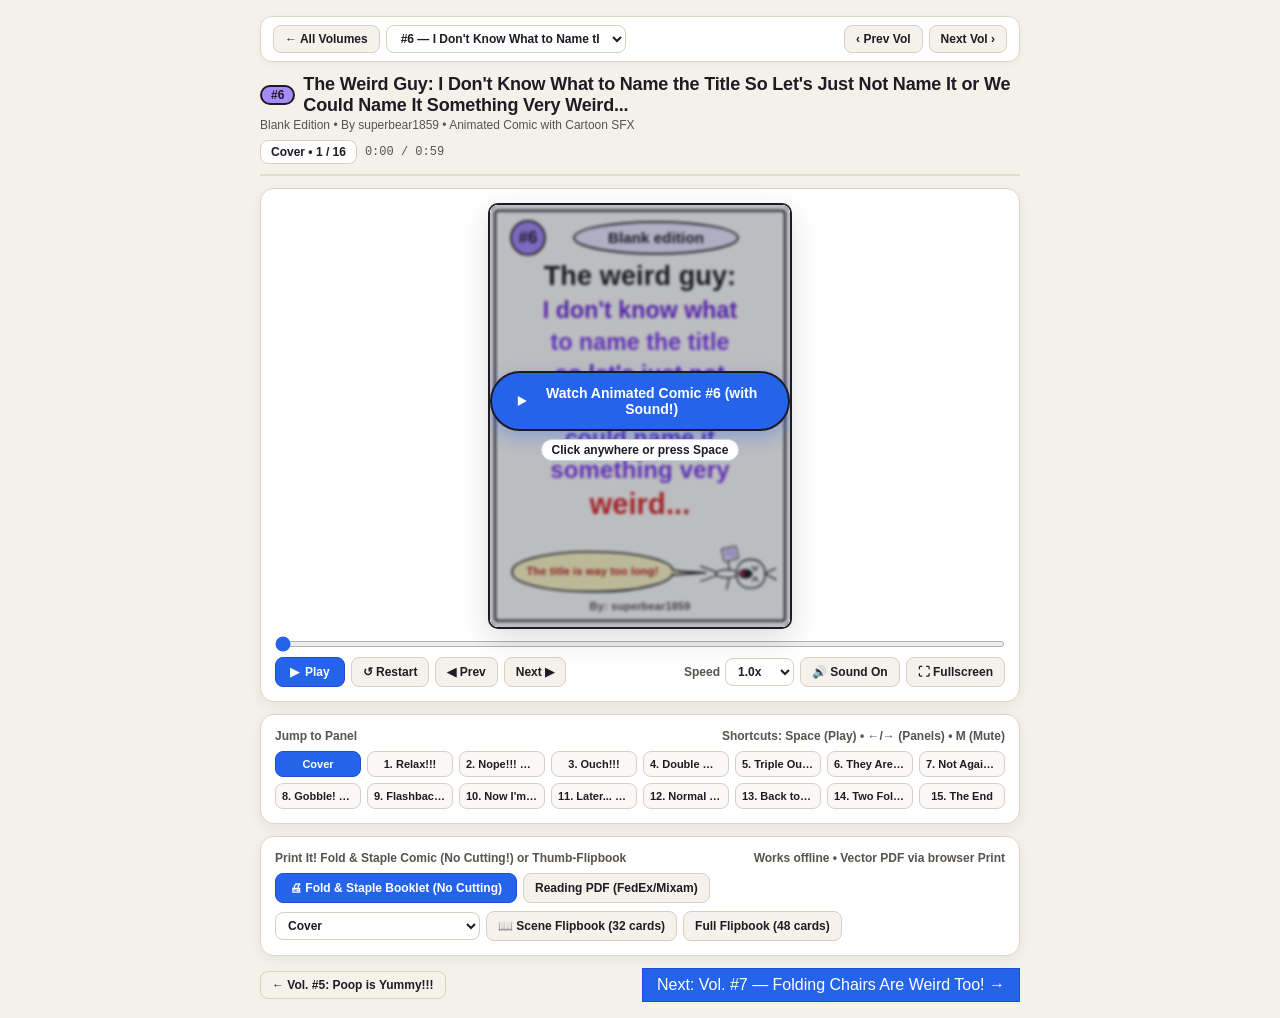
<file: volumes/06/index.html>
<!DOCTYPE html>
<html lang="en">
<head>
  <meta charset="utf-8" />
  <meta name="viewport" content="width=device-width, initial-scale=1.0" />
  <title>The Weird Guy #6: I Don't Know What to Name the Title... — Animated Comic by superbear1859</title>
  <link rel="stylesheet" href="../../assets/reader.css?v=2" />
</head>
<body>
  <div class="wrap">
    <nav id="seriesNav" class="series-nav" aria-label="Series navigation"></nav>

    <div class="topbar">
      <div>
        <div class="title-row">
          <span class="badge-num" style="background: #A78BFA;">#6</span>
          <h1>The Weird Guy: I Don't Know What to Name the Title So Let's Just Not Name It or We Could Name It Something Very Weird...</h1>
        </div>
        <div class="subtitle">Blank Edition &bull; By superbear1859 &bull; Animated Comic with Cartoon SFX</div>
      </div>
      <div class="meta-row">
        <span id="sceneBadge" class="pill-badge">Cover &bull; 1 / 16</span>
        <span id="timeReadout" class="time-txt">0:00 / 0:59</span>
      </div>
    </div>

    <div class="card stage-wrap">
      <div class="comic-stage-shell" id="stageContainer" title="Click to Play / Pause">
        <div id="stage" style="width:100%;height:100%;"></div>
        <div id="playOverlay">
          <button id="overlayPlayBtn">
            <svg width="18" height="18" viewBox="0 0 24 24" fill="currentColor"><polygon points="6,4 20,12 6,20"/></svg>
            Watch Animated Comic #6 (with Sound!)
          </button>
          <span class="overlay-hint">Click anywhere or press Space</span>
        </div>
      </div>

      <div class="controls">
        <input id="scrubber" type="range" min="0" max="1000" value="0" step="1" aria-label="Animation timeline" />
        <div class="btn-bar">
          <div class="btn-group">
            <button id="btnPlay" class="btn-primary"><span id="playIcon">&#9654;</span><span id="playLabel">Play</span></button>
            <button id="btnRestart" class="btn-sec" title="Restart from Cover">&#8634; Restart</button>
            <button id="btnPrev" class="btn-sec" title="Previous Panel (Left Arrow)">&#9664; Prev</button>
            <button id="btnNext" class="btn-sec" title="Next Panel (Right Arrow)">Next &#9654;</button>
          </div>
          <div class="btn-group">
            <label class="speed-lbl">Speed
              <select id="speedSelect">
                <option value="0.75">0.75x</option>
                <option value="1" selected>1.0x</option>
                <option value="1.25">1.25x</option>
              </select>
            </label>
            <button id="btnMute" class="btn-sec" title="Toggle Sound Effects (M)">&#128266; Sound On</button>
          </div>
        </div>
      </div>
    </div>

    <div class="card">
      <div class="grid-head">
        <span>Jump to Panel</span>
        <span>Shortcuts: Space (Play) &bull; &larr;/&rarr; (Panels) &bull; M (Mute)</span>
      </div>
      <div id="sceneGrid"></div>
    </div>

    <div id="bottomVolNav" class="bottom-vol-nav"></div>
  </div>

  <script src="../../assets/nav.js?v=3" data-volume-id="06"></script>
<script>
/* ============================================================================
 * THE WEIRD GUY #6: I Don't Know What to Name the Title So Let's Just Not Name
 * It or We Could Name It Something Very Weird... (Blank Edition) — By superbear1859
 * Self-Contained Hand-Drawn SVG Comic Engine + Web Audio Cartoon SFX Engine
 * ============================================================================ */
(function () {
  'use strict';

  const NS = 'http://www.w3.org/2000/svg';
  const INK = '#1E1B24';
  const PAPER = '#FFFEFA';
  const FONT = "'Humor Sans', 'Comic Neue', 'Comic Sans MS', 'Chalkboard SE', 'Marker Felt', cursive, sans-serif";

  const clamp = (v, a = 0, b = 1) => Math.max(a, Math.min(b, v));
  const lerp = (a, b, t) => a + (b - a) * t;
  const invLerp = (a, b, v) => clamp((v - a) / (b - a), 0, 1);
  const easeOutCubic = t => 1 - Math.pow(1 - clamp(t), 3);
  const easeInOutCubic = t => {
    t = clamp(t);
    return t < 0.5 ? 4 * t * t * t : 1 - Math.pow(-2 * t + 2, 3) / 2;
  };
  const easeOutBack = (t, s = 1.70158) => {
    t = clamp(t) - 1;
    return 1 + (s + 1) * t * t * t + s * t * t;
  };
  const easeOutBounce = t => {
    t = clamp(t);
    const n1 = 7.5625, d1 = 2.75;
    if (t < 1 / d1) return n1 * t * t;
    if (t < 2 / d1) return n1 * (t -= 1.5 / d1) * t + 0.75;
    if (t < 2.5 / d1) return n1 * (t -= 2.25 / d1) * t + 0.9375;
    return n1 * (t -= 2.625 / d1) * t + 0.984375;
  };

  const SCENES = [
    { id: 'cover',   panelNum: null, title: 'Cover',             duration: 4.4 },
    { id: 'panel1',  panelNum: 1,    title: 'Relax!!!',          duration: 3.6 },
    { id: 'panel2',  panelNum: 2,    title: 'Nope!!! Kick!',     duration: 3.6 },
    { id: 'panel3',  panelNum: 3,    title: 'Ouch!!!',           duration: 3.4 },
    { id: 'panel4',  panelNum: 4,    title: 'Double Ouch!',      duration: 3.5 },
    { id: 'panel5',  panelNum: 5,    title: 'Triple Ouch!',      duration: 3.5 },
    { id: 'panel6',  panelNum: 6,    title: 'They Are Stuck!',   duration: 3.5 },
    { id: 'panel7',  panelNum: 7,    title: 'Not Again!!!',      duration: 3.6 },
    { id: 'panel8',  panelNum: 8,    title: 'Gobble! Chomp!',    duration: 3.5 },
    { id: 'panel9',  panelNum: 9,    title: 'Flashback!!!',      duration: 3.8 },
    { id: 'panel10', panelNum: 10,   title: "Now I'm a Poop!",   duration: 3.4 },
    { id: 'panel11', panelNum: 11,   title: 'Later... Burp!',    duration: 3.6 },
    { id: 'panel12', panelNum: 12,   title: 'Normal Human!',     duration: 3.9 },
    { id: 'panel13', panelNum: 13,   title: 'Back to Present!',  duration: 3.9 },
    { id: 'panel14', panelNum: 14,   title: 'Two Folding Chairs',duration: 3.5 },
    { id: 'panel15', panelNum: 15,   title: 'The End',           duration: 4.4 }
  ];

  let acc = 0;
  for (const s of SCENES) { s.start = acc; acc += s.duration; s.end = acc; }
  const TOTAL_DURATION = acc;

  const AUDIO_CUES = [
    // Cover — cascading too-long title squishes Weird Guy!
    { sceneIdx: 0, localT: 0.08, type: 'intro_jingle' },
    { sceneIdx: 0, localT: 0.70, type: 'title_slam' },
    { sceneIdx: 0, localT: 1.85, type: 'squish_squeak' },
    { sceneIdx: 0, localT: 2.15, type: 'weird_talk', count: 6, pitch: 620 },
    // Panel 1 — Hmmm...! What should we do!!! / Relax!!!
    { sceneIdx: 1, localT: 0.12, type: 'narrator_talk', count: 6, pitch: 205 },
    { sceneIdx: 1, localT: 1.25, type: 'relax_sigh' },
    { sceneIdx: 1, localT: 1.60, type: 'weird_talk', count: 3, pitch: 520 },
    // Panel 2 — Nope!!! + Prankster kick! + Hey!!!
    { sceneIdx: 2, localT: 0.10, type: 'narrator_talk', count: 2, pitch: 225 },
    { sceneIdx: 2, localT: 0.65, type: 'giggle' },
    { sceneIdx: 2, localT: 0.85, type: 'kick_whack' },
    { sceneIdx: 2, localT: 1.45, type: 'weird_yell', pitch: 660 },
    // Panel 3 — Crash! Ouch!!! + falling chair
    { sceneIdx: 3, localT: 0.15, type: 'thud' },
    { sceneIdx: 3, localT: 0.75, type: 'weird_yell', pitch: 620 },
    { sceneIdx: 3, localT: 1.25, type: 'fall_whistle' },
    // Panel 4 — Double ouch!!!!!
    { sceneIdx: 4, localT: 0.25, type: 'chair_clatter' },
    { sceneIdx: 4, localT: 0.95, type: 'weird_talk', count: 5, pitch: 650 },
    // Panel 5 — Triple ouch!!!
    { sceneIdx: 5, localT: 0.20, type: 'chair_clatter' },
    { sceneIdx: 5, localT: 0.65, type: 'squish_squeak' },
    { sceneIdx: 5, localT: 1.15, type: 'weird_talk', count: 5, pitch: 720 },
    // Panel 6 — They are stuck!!!
    { sceneIdx: 6, localT: 0.30, type: 'chair_clatter' },
    { sceneIdx: 6, localT: 1.10, type: 'weird_talk', count: 5, pitch: 590 },
    // Panel 7 — Not again!!! (sucked into mouth!)
    { sceneIdx: 7, localT: 0.45, type: 'suction_slurp' },
    { sceneIdx: 7, localT: 1.20, type: 'weird_yell', pitch: 680 },
    // Panel 8 — gobble!!! chomp!!! + Nooo!!!
    { sceneIdx: 8, localT: 0.25, type: 'chomp_gobble' },
    { sceneIdx: 8, localT: 1.00, type: 'chomp_gobble' },
    { sceneIdx: 8, localT: 1.65, type: 'weird_yell', pitch: 580 },
    // Panel 9 — Flash back!!! + Chomp! I ate poop!!!
    { sceneIdx: 9, localT: 0.12, type: 'flashback_harp' },
    { sceneIdx: 9, localT: 1.35, type: 'weird_talk', count: 6, pitch: 560 },
    // Panel 10 — Now I'm a poop!!!
    { sceneIdx: 10, localT: 0.25, type: 'poop_horn' },
    { sceneIdx: 10, localT: 1.15, type: 'weird_talk', count: 5, pitch: 540 },
    // Panel 11 — later... + Burp!!!
    { sceneIdx: 11, localT: 0.12, type: 'narrator_talk', count: 3, pitch: 200 },
    { sceneIdx: 11, localT: 1.10, type: 'mega_burp' },
    // Panel 12 — Your burp turned you into a normal human!!!
    { sceneIdx: 12, localT: 0.12, type: 'narrator_talk', count: 7, pitch: 210 },
    { sceneIdx: 12, localT: 0.95, type: 'pop_human' },
    { sceneIdx: 12, localT: 1.85, type: 'weird_talk', count: 6, pitch: 600 },
    // Panel 13 — Back to the present!!! + turning into two folding chairs!!!
    { sceneIdx: 13, localT: 0.10, type: 'present_zip' },
    { sceneIdx: 13, localT: 0.70, type: 'chair_morph' },
    { sceneIdx: 13, localT: 1.45, type: 'weird_talk', count: 7, pitch: 630 },
    // Panel 14 — Two folding chairs! Nooo!!!
    { sceneIdx: 14, localT: 0.20, type: 'chair_clatter' },
    { sceneIdx: 14, localT: 1.05, type: 'weird_yell', pitch: 610 },
    // Panel 15 — The End + Prankster sits on him + ouch!!!
    { sceneIdx: 15, localT: 0.45, type: 'outro_jingle' },
    { sceneIdx: 15, localT: 1.45, type: 'giggle' },
    { sceneIdx: 15, localT: 1.75, type: 'thud' },
    { sceneIdx: 15, localT: 2.15, type: 'weird_talk', count: 3, pitch: 680 }
  ].map((c, idx) => ({ ...c, id: idx, globalT: SCENES[c.sceneIdx].start + c.localT }));

  // --- SVG Primitives ---
  const esc = str => String(str).replace(/&/g, '&amp;').replace(/</g, '&lt;').replace(/>/g, '&gt;').replace(/"/g, '&quot;');

  function svgText(x, y, text, opts = {}) {
    const { size = 28, weight = '700', fill = INK, anchor = 'middle', rot = 0, opacity = 1, stroke = 'none', strokeWidth = 0, letterSpacing = 0.3 } = opts;
    if (opacity <= 0.005) return '';
    const tf = rot ? ` transform="rotate(${rot.toFixed(1)} ${x.toFixed(1)} ${y.toFixed(1)})"` : '';
    const st = stroke !== 'none' ? ` stroke="${stroke}" stroke-width="${strokeWidth}" stroke-linejoin="round" paint-order="stroke"` : '';
    return `<text x="${x.toFixed(1)}" y="${y.toFixed(1)}" font-family="${FONT}" font-size="${size}" font-weight="${weight}" fill="${fill}" text-anchor="${anchor}" letter-spacing="${letterSpacing}" opacity="${opacity.toFixed(3)}"${st}${tf}>${esc(text)}</text>`;
  }

  function svgMultiText(x, y, lines, opts = {}) {
    const lineH = opts.lineHeight || (opts.size || 24) * 1.18;
    const startY = y - ((lines.length - 1) * lineH) / 2;
    return lines.map((line, i) => svgText(x, startY + i * lineH, line, opts)).join('');
  }

  function speechBubble(opts) {
    const { cx, cy, rx, ry, tailX, tailY, lines = [], fontSize = 22, lineHeight, fill = '#FFFFFF', stroke = INK, strokeWidth = 3.2, textColor = INK, spiky = false, scale = 1, opacity = 1, rot = 0, textRot = 0 } = opts;
    if (opacity <= 0.005 || scale <= 0.01) return '';
    let shape = '';
    if (spiky) {
      const spikes = 16, pts = [];
      for (let i = 0; i < spikes * 2; i++) {
        const a = (i / (spikes * 2)) * Math.PI * 2;
        const m = i % 2 === 0 ? 1.12 : 0.88;
        pts.push(`${(Math.cos(a) * rx * m).toFixed(1)},${(Math.sin(a) * ry * m).toFixed(1)}`);
      }
      let tail = '';
      if (tailX !== undefined && tailY !== undefined) {
        const dx = tailX - cx, dy = tailY - cy, ang = Math.atan2(dy, dx);
        tail = `<path d="M ${(Math.cos(ang - 0.25) * rx * 0.72).toFixed(1)} ${(Math.sin(ang - 0.25) * ry * 0.72).toFixed(1)} L ${dx.toFixed(1)} ${dy.toFixed(1)} L ${(Math.cos(ang + 0.25) * rx * 0.72).toFixed(1)} ${(Math.sin(ang + 0.25) * ry * 0.72).toFixed(1)}" fill="${fill}" stroke="${stroke}" stroke-width="${strokeWidth}" stroke-linejoin="round" stroke-linecap="round"/>`;
      }
      shape = `${tail}<polygon points="${pts.join(' ')}" fill="${fill}" stroke="${stroke}" stroke-width="${strokeWidth}" stroke-linejoin="round"/>`;
    } else {
      const k = 0.55228;
      const d = [
        `M 0 ${(-ry).toFixed(1)}`,
        `C ${(rx * k * 1.03).toFixed(1)} ${(-ry * 0.99).toFixed(1)}, ${(rx * 1.02).toFixed(1)} ${(-ry * k).toFixed(1)}, ${(rx * 0.99).toFixed(1)} 0`,
        `C ${(rx * 1.01).toFixed(1)} ${(ry * k * 1.02).toFixed(1)}, ${(rx * k).toFixed(1)} ${(ry * 1.02).toFixed(1)}, 0 ${(ry * 0.99).toFixed(1)}`,
        `C ${(-rx * k * 1.02).toFixed(1)} ${(ry * 1.01).toFixed(1)}, ${(-rx * 1.02).toFixed(1)} ${(ry * k).toFixed(1)}, ${(-rx * 0.99).toFixed(1)} 0`,
        `C ${(-rx * 1.01).toFixed(1)} ${(-ry * k * 1.02).toFixed(1)}, ${(-rx * k).toFixed(1)} ${(-ry * 1.02).toFixed(1)}, 0 ${(-ry).toFixed(1)} Z`
      ].join(' ');
      let tail = '', maskPatch = '';
      if (tailX !== undefined && tailY !== undefined) {
        const dx = tailX - cx, dy = tailY - cy, ang = Math.atan2(dy, dx);
        const b1x = Math.cos(ang - 0.24) * rx * 0.85, b1y = Math.sin(ang - 0.24) * ry * 0.85;
        const b2x = Math.cos(ang + 0.24) * rx * 0.85, b2y = Math.sin(ang + 0.24) * ry * 0.85;
        const midX = (b1x + b2x) * 0.35 + dx * 0.35, midY = (b1y + b2y) * 0.35 + dy * 0.35;
        tail = `<path d="M ${b1x.toFixed(1)} ${b1y.toFixed(1)} Q ${midX.toFixed(1)} ${midY.toFixed(1)} ${dx.toFixed(1)} ${dy.toFixed(1)} Q ${(midX + (b2x - b1x) * 0.3).toFixed(1)} ${(midY + (b2y - b1y) * 0.3).toFixed(1)} ${b2x.toFixed(1)} ${b2y.toFixed(1)}" fill="${fill}" stroke="${stroke}" stroke-width="${strokeWidth}" stroke-linejoin="round" stroke-linecap="round"/>`;
        maskPatch = `<path d="M ${(b1x * 0.95).toFixed(1)} ${(b1y * 0.95).toFixed(1)} L ${(dx * 0.78).toFixed(1)} ${(dy * 0.78).toFixed(1)} L ${(b2x * 0.95).toFixed(1)} ${(b2y * 0.95).toFixed(1)} Z" fill="${fill}" stroke="none"/>`;
      }
      shape = `${tail}<path d="${d}" fill="${fill}" stroke="${stroke}" stroke-width="${strokeWidth}" stroke-linejoin="round"/>${maskPatch}`;
    }
    const innerTxt = svgMultiText(0, 6, lines, { size: fontSize, lineHeight: lineHeight || fontSize * 1.15, fill: textColor });
    const txt = textRot ? `<g transform="rotate(${textRot})">${innerTxt}</g>` : innerTxt;
    return `<g transform="translate(${cx.toFixed(1)} ${cy.toFixed(1)}) rotate(${rot.toFixed(1)}) scale(${scale.toFixed(3)})" opacity="${opacity.toFixed(3)}">${shape}${txt}</g>`;
  }

  // Iconic Folding Chair / Folding Cot (horizontal bar + twin X-shaped folding legs!)
  function foldingChair({ x = 300, y = 500, scale = 1, rot = 0, seatColor = '#60A5FA', legColor = '#475569', opacity = 1 }) {
    if (opacity <= 0.005 || scale <= 0.01) return '';
    return `<g transform="translate(${x.toFixed(1)} ${y.toFixed(1)}) rotate(${rot.toFixed(1)}) scale(${scale.toFixed(3)})" opacity="${opacity.toFixed(3)}">
      <!-- Twin X-frame folding metal legs -->
      <g stroke="${legColor}" stroke-width="5.5" stroke-linecap="round">
        <line x1="-82" y1="0" x2="-22" y2="96"/>
        <line x1="-18" y1="0" x2="-88" y2="96"/>
        <line x1="18" y1="0" x2="88" y2="96"/>
        <line x1="82" y1="0" x2="22" y2="96"/>
      </g>
      <g stroke="${INK}" stroke-width="2.4" stroke-linecap="round">
        <line x1="-82" y1="0" x2="-22" y2="96"/>
        <line x1="-18" y1="0" x2="-88" y2="96"/>
        <line x1="18" y1="0" x2="88" y2="96"/>
        <line x1="82" y1="0" x2="22" y2="96"/>
      </g>
      <!-- Pivot rivets -->
      <circle cx="-52" cy="48" r="4.5" fill="#CBD5E1" stroke="${INK}" stroke-width="2"/>
      <circle cx="52" cy="48" r="4.5" fill="#CBD5E1" stroke="${INK}" stroke-width="2"/>
      <!-- Horizontal folding seat / cot rail -->
      <rect x="-112" y="-9" width="224" height="16" rx="7" fill="${seatColor}" stroke="${INK}" stroke-width="3.6"/>
    </g>`;
  }

  // Stink lines & Poop Pile (continuity callback to Volume #5 for Flashback Panels 10 & 11!)
  function stinkLines({ x = 0, y = 0, count = 3, spread = 46, height = 90, t = 0, color = '#65A30D', strokeWidth = 3.2, opacity = 0.85 }) {
    let svg = '';
    for (let i = 0; i < count; i++) {
      const frac = count === 1 ? 0 : (i / (count - 1)) - 0.5;
      const sx = x + frac * spread * 2;
      const w1 = Math.sin(t * 5.2 + i * 1.7) * 12;
      const w2 = Math.cos(t * 4.4 + i * 2.1) * 14;
      const h = height * (0.85 + 0.25 * (i % 2));
      svg += `<path d="M ${sx.toFixed(1)} ${y.toFixed(1)} C ${(sx + w1).toFixed(1)} ${(y - h * 0.35).toFixed(1)}, ${(sx - w2).toFixed(1)} ${(y - h * 0.7).toFixed(1)}, ${(sx + w1 * 0.8).toFixed(1)} ${(y - h).toFixed(1)}" fill="none" stroke="${color}" stroke-width="${strokeWidth}" stroke-linecap="round" opacity="${opacity}"/>`;
    }
    return svg;
  }

  function poopPile({ x = 300, y = 500, scale = 1, rot = 0, t = 0, stinkCount = 3, stinkHeight = 105, opacity = 1 }) {
    if (opacity <= 0.005 || scale <= 0.01) return '';
    return `<g transform="translate(${x.toFixed(1)} ${y.toFixed(1)}) rotate(${rot.toFixed(1)}) scale(${scale.toFixed(3)})" opacity="${opacity.toFixed(3)}">
      ${stinkLines({ x: 0, y: -62, count: stinkCount, spread: 44, height: stinkHeight, t })}
      <ellipse cx="0" cy="24" rx="58" ry="22" fill="#92400E" stroke="${INK}" stroke-width="3.6"/>
      <path d="M -42 12 C -46 -12, -26 -24, 0 -24 C 26 -24, 46 -12, 42 12 C 30 22, -30 22, -42 12 Z" fill="#A16207" stroke="${INK}" stroke-width="3.6" stroke-linejoin="round"/>
      <path d="M -24 -16 C -26 -38, -10 -50, 4 -52 C 18 -54, 28 -68, 22 -78 C 12 -64, 2 -64, -4 -60 C 16 -54, 28 -36, 22 -16 C 12 -8, -12 -8, -24 -16 Z" fill="#B45309" stroke="${INK}" stroke-width="3.4" stroke-linejoin="round"/>
    </g>`;
  }

  function weirdGuy(opts = {}) {
    const {
      x = 300, y = 500, scale = 1, rot = 0,
      eyes = 'normal', mouth = 'open', arms = 'out', legs = 'stand',
      bookProp = false, chairMorph = 0, t = 0, opacity = 1
    } = opts;
    if (opacity <= 0.005) return '';
    const mouthPulse = mouth === 'yell' ? 1 + Math.sin(t * 28) * 0.09 : (mouth === 'chomp' ? 0.65 + Math.abs(Math.sin(t * 22)) * 0.65 : 1);
    const hw = Math.sin(t * 14) * 2.5;

    let bodySvg = '';
    if (chairMorph > 0.01) {
      const stickOp = clamp(1 - chairMorph * 1.4);
      const chS = easeOutBack(clamp(chairMorph));
      if (stickOp > 0.02) {
        bodySvg += `<g opacity="${stickOp.toFixed(2)}">
          <path d="M -5 51 Q -14 75 -22 98 M 5 51 Q 14 75 22 98" stroke="${INK}" stroke-width="3.6" stroke-linecap="round" fill="none"/>
          <path d="M -2 -8 C -16 -2, -16 44, 0 54 C 15 44, 15 -2, 2 -8 Z" fill="#FFF" stroke="${INK}" stroke-width="3.6"/>
          <path d="M -11 14 L -48 22 M 11 14 L 48 18" stroke="${INK}" stroke-width="3.6" stroke-linecap="round"/>
        </g>`;
      }
      bodySvg += foldingChair({ x: 0, y: 12, scale: 0.92 * chS });
    } else {
      const torso = `<path d="M -2 -8 C -16 -2, -16 44, 0 54 C 15 44, 15 -2, 2 -8 Z" fill="#FFF" stroke="${INK}" stroke-width="3.6" stroke-linecap="round" stroke-linejoin="round"/>`;
      let legSvg = `<path d="M -5 51 Q -14 75 -22 98 M 5 51 Q 14 75 22 98" stroke="${INK}" stroke-width="3.6" stroke-linecap="round" fill="none"/>`;
      if (legs === 'flail') {
        const k = Math.sin(t * 22) * 10;
        legSvg = `<path d="M -5 50 L ${(-30 + k).toFixed(1)} 95 M 5 50 L ${(30 - k).toFixed(1)} 92" stroke="${INK}" stroke-width="3.6" stroke-linecap="round"/>`;
      } else if (legs === 'relax') {
        legSvg = `<path d="M -5 51 L -26 95 M 5 51 L 26 95" stroke="${INK}" stroke-width="3.6" stroke-linecap="round"/>`;
      }
      let armSvg = `<path d="M -11 14 L -48 22 M 11 14 L 48 18" stroke="${INK}" stroke-width="3.6" stroke-linecap="round"/>`;
      if (bookProp) {
        armSvg = `<path d="M -11 14 L -48 18 M 11 14 L 46 22" stroke="${INK}" stroke-width="3.6" stroke-linecap="round"/>
          <g transform="translate(-82 -6) rotate(-12)">
            <rect x="0" y="0" width="38" height="44" rx="4" fill="#EDE9FE" stroke="${INK}" stroke-width="2.8"/>
            <line x1="7" y1="12" x2="31" y2="12" stroke="#7C3AED" stroke-width="2.6"/>
            <line x1="7" y1="22" x2="29" y2="22" stroke="#7C3AED" stroke-width="2.6"/>
            <line x1="7" y1="32" x2="25" y2="32" stroke="#7C3AED" stroke-width="2.6"/>
          </g>`;
      } else if (arms === 'up') {
        armSvg = `<path d="M -11 12 L -52 -22 M 11 12 L 52 -18" stroke="${INK}" stroke-width="3.6" stroke-linecap="round"/>`;
      } else if (arms === 'stuck') {
        armSvg = `<path d="M -11 14 L -50 2 M 11 14 L 54 14" stroke="${INK}" stroke-width="3.6" stroke-linecap="round"/>`;
      }
      bodySvg = `${legSvg}${torso}${armSvg}`;
    }

    const head = `<path d="M 0 -92 C 26 -93, 44 -74, 42 -48 C 43 -22, 24 -7, 0 -8 C -25 -7, -43 -23, -42 -49 C -43 -75, -24 -92, 0 -92 Z" fill="#FFF" stroke="${INK}" stroke-width="3.8" stroke-linejoin="round"/>`;
    const hair = `<path d="M ${(-16 + hw * 0.4).toFixed(1)} -122 L -1 -91 L ${(17 + hw * 0.4).toFixed(1)} -124" fill="none" stroke="${INK}" stroke-width="3.6" stroke-linecap="round" stroke-linejoin="round"/>`;

    let eyeSvg = `<path d="M -12 -75 L -11 -56 M 12 -75 L 13 -56" stroke="${INK}" stroke-width="3.6" stroke-linecap="round"/>`;
    if (eyes === 'angry') eyeSvg = `<path d="M -14 -76 L -12 -55 M 14 -76 L 12 -55" stroke="${INK}" stroke-width="4.2" stroke-linecap="round"/>`;
    else if (eyes === 'squint') eyeSvg = `<path d="M -22 -70 L -10 -62 L -22 -54 M 22 -70 L 10 -62 L 22 -54" fill="none" stroke="${INK}" stroke-width="3.5" stroke-linecap="round" stroke-linejoin="round"/>`;
    else if (eyes === 'chill') eyeSvg = `<path d="M -20 -66 L -6 -66 M 6 -66 L 20 -66" stroke="${INK}" stroke-width="3.6" stroke-linecap="round"/>`;

    let mouthSvg = mouth === 'yell' || mouth === 'chomp'
      ? `<g transform="translate(0 -34) scale(1 ${mouthPulse.toFixed(3)})"><ellipse cx="0" cy="0" rx="14" ry="20" fill="${INK}"/><ellipse cx="0" cy="10" rx="8" ry="6" fill="#DC2626" opacity="0.85"/></g>`
      : `<ellipse cx="0" cy="-36" rx="12" ry="17" fill="${INK}"/>`;

    return `<g transform="translate(${x.toFixed(1)} ${y.toFixed(1)}) rotate(${rot.toFixed(1)}) scale(${scale.toFixed(3)})" opacity="${opacity.toFixed(3)}">
      ${bodySvg}${head}${hair}${eyeSvg}${mouthSvg}
    </g>`;
  }

  function prankster({ x, y, scale = 1, rot = 0, kick = 0, t = 0 }) {
    const bob = Math.sin(t * 8) * 2.5;
    const legsSvg = kick > 0.01
      ? `<path d="M -4 38 L -18 76 M 4 38 Q 34 48 ${(56 + kick * 28).toFixed(1)} ${(16 - kick * 24).toFixed(1)}" fill="none" stroke="${INK}" stroke-width="3.6" stroke-linecap="round"/>`
      : `<path d="M -4 38 L -20 76 M 4 38 L 20 76" stroke="${INK}" stroke-width="3.4" stroke-linecap="round"/>`;
    return `<g transform="translate(${x.toFixed(1)} ${(y + bob).toFixed(1)}) rotate(${rot.toFixed(1)}) scale(${scale.toFixed(3)})">
      ${legsSvg}
      <ellipse cx="0" cy="18" rx="10" ry="24" fill="#FFF" stroke="${INK}" stroke-width="3.4"/>
      <path d="M -10 10 L -38 -4 M 10 10 L 38 -2" stroke="${INK}" stroke-width="3.4" stroke-linecap="round"/>
      <circle cx="0" cy="-28" r="28" fill="#FFF" stroke="${INK}" stroke-width="3.6"/>
      <path d="M -8 -39 L -8 -24 M 8 -39 L 8 -24" stroke="${INK}" stroke-width="3.4" stroke-linecap="round"/>
      <path d="M -15 -20 Q 0 -4 15 -20" fill="none" stroke="${INK}" stroke-width="3.4" stroke-linecap="round"/>
    </g>`;
  }

  // Dreamy flashback frame border (Panels 9–12!)
  function flashbackFrame() {
    return `<g opacity="0.55" pointer-events="none">
      <rect x="24" y="24" width="552" height="792" rx="18" fill="none" stroke="#D97706" stroke-width="4" stroke-dasharray="14 10"/>
    </g>`;
  }

  // Blank Edition Paper Wrapper
  function wrapPanel(innerSvg, { panelNum = null, shakeX = 0, shakeY = 0, bg = PAPER } = {}) {
    const badge = panelNum !== null
      ? `<g opacity="0.78"><rect x="20" y="786" width="38" height="32" rx="7" fill="#FFF" stroke="${INK}" stroke-width="2.4"/>${svgText(39, 810, String(panelNum), { size: 21 })}</g>`
      : '';
    return `<svg xmlns="${NS}" viewBox="0 0 600 840" width="100%" height="100%" style="background:${bg};">
      <defs>
        <clipPath id="pc6"><rect x="12" y="12" width="576" height="816" rx="4"/></clipPath>
        <pattern id="ht6" width="16" height="16" patternUnits="userSpaceOnUse"><circle cx="4" cy="4" r="1.2" fill="#94A3B8" opacity="0.12"/></pattern>
      </defs>
      <rect x="0" y="0" width="600" height="840" fill="${bg}"/>
      <rect x="12" y="12" width="576" height="816" fill="url(#ht6)"/>
      <g clip-path="url(#pc6)"><g transform="translate(${shakeX.toFixed(1)} ${shakeY.toFixed(1)})">${innerSvg}</g></g>
      <rect x="10" y="10" width="580" height="820" rx="6" fill="none" stroke="${INK}" stroke-width="4.2"/>
      ${badge}
    </svg>`;
  }

  function renderScene(sceneIdx, localT) {
    const s = SCENES[sceneIdx];
    const t = clamp(localT, 0, s.duration);
    let out = '', shakeX = 0, shakeY = 0, bg = PAPER;

    switch (sceneIdx) {
      // ---------------------------------------------------------------------
      // SCENE 0: COVER — The absurdly long title squishes Weird Guy into the bottom!
      // ---------------------------------------------------------------------
      case 0: {
        const bS = easeOutBack(invLerp(0.05, 0.4, t));
        const squishT = easeInOutCubic(invLerp(0.55, 1.95, t));
        const guyY = lerp(555, 736, squishT);
        const guyX = lerp(320, 488, squishT);
        const guyRot = lerp(0, 90, squishT);
        const guyS = lerp(1.05, 0.68, squishT);
        const bubS = easeOutBack(invLerp(2.05, 2.55, t));
        const aOp = invLerp(2.65, 3.15, t);

        // Top badges
        out += `<g transform="translate(76 64) scale(${bS.toFixed(3)})"><circle cx="0" cy="0" r="34" fill="#A78BFA" stroke="${INK}" stroke-width="3.6"/>${svgText(0, 11, '#6', { size: 34 })}</g>`;
        out += `<g transform="translate(332 64) scale(${bS.toFixed(3)})"><ellipse cx="0" cy="0" rx="164" ry="32" fill="#EDE9FE" stroke="${INK}" stroke-width="3.4"/>${svgText(0, 10, 'Blank edition', { size: 30 })}</g>`;

        // Giant cascading comical title filling 75% of the page!
        const titleLines = [
          { txt: 'The weird guy:', y: 158, size: 54, fill: INK, t0: 0.18 },
          { txt: "I don't know what", y: 224, size: 46, fill: '#6D28D9', t0: 0.40 },
          { txt: 'to name the title', y: 288, size: 46, fill: '#7C3AED', t0: 0.60 },
          { txt: "so let's just not", y: 352, size: 46, fill: '#6D28D9', t0: 0.80 },
          { txt: 'name it, or we', y: 416, size: 46, fill: '#7C3AED', t0: 1.00 },
          { txt: 'could name it', y: 480, size: 46, fill: '#6D28D9', t0: 1.20 },
          { txt: 'something very', y: 544, size: 48, fill: '#7C3AED', t0: 1.40 },
          { txt: 'weird...', y: 616, size: 58, fill: '#DC2626', t0: 1.60 }
        ];
        for (const ln of titleLines) {
          const op = invLerp(ln.t0, ln.t0 + 0.25, t);
          const dy = lerp(-24, 0, easeOutCubic(op));
          out += svgText(300, ln.y + dy, ln.txt, { size: ln.size, fill: ln.fill, opacity: op });
        }

        // Weird Guy squished flat at the bottom-right corner under the gigantic title!
        out += weirdGuy({ x: guyX, y: guyY, scale: guyS, rot: guyRot, bookProp: true, eyes: squishT > 0.6 ? 'squint' : 'normal', mouth: 'yell', t });

        // Squished wide speech bubble at bottom-left
        out += speechBubble({
          cx: 205, cy: 732, rx: 162, ry: 40,
          tailX: 432, tailY: 734,
          lines: ['The title is way too long!'],
          fontSize: 22, scale: bubS, fill: '#FEF9C3', textColor: '#B91C1C'
        });

        out += `<g opacity="${aOp.toFixed(3)}">
          ${svgText(300, 808, 'By: superbear1859', { size: 22, fill: '#57534E' })}
        </g>`;
        break;
      }

      // ---------------------------------------------------------------------
      // SCENE 1: PANEL 1 — "Hmmm...! What should we do!!!" / "Relax!!!"
      // ---------------------------------------------------------------------
      case 1: {
        const chillBob = Math.sin(t * 3.5) * 3.5;
        out += svgMultiText(300, 112, ['Hmmm...! What', 'should we do!!!'], {
          size: 50, lineHeight: 60, fill: '#1D4ED8', opacity: invLerp(0.08, 0.45, t)
        });

        // Folding chair set up cleanly
        out += foldingChair({ x: 300, y: 615, scale: 1.18 });
        // Weird Guy lounging horizontally sideways on top of the folding chair!
        out += weirdGuy({ x: 302, y: 556 + chillBob, scale: 1.12, rot: 90, eyes: 'chill', legs: 'relax', mouth: 'open', t });

        out += speechBubble({
          cx: 382, cy: 365, rx: 122, ry: 68,
          tailX: 358, tailY: 505,
          lines: ['Relax!!!'],
          fontSize: 42, scale: easeOutBack(invLerp(1.35, 1.85, t)), fill: '#DCFCE7', textColor: '#15803D'
        });
        break;
      }

      // ---------------------------------------------------------------------
      // SCENE 2: PANEL 2 — "Nope!!!" + Prankster "kick!" + "Hey!!!"
      // ---------------------------------------------------------------------
      case 2: {
        const kP = easeOutCubic(invLerp(0.6, 1.25, t));
        if (t > 0.78 && t < 1.15) {
          shakeX = Math.sin(t * 68) * 6;
          shakeY = Math.cos(t * 62) * 5;
        }

        out += svgText(240, 122, 'Nope!!!', { size: 74, fill: '#DC2626', opacity: invLerp(0.06, 0.38, t) });

        // Prankster delivering a flying kick!
        out += prankster({ x: lerp(85, 122, kP), y: 622, scale: 1.1, kick: kP, t });

        // Kicked folding chair flying up & spinning!
        out += foldingChair({
          x: lerp(275, 218, kP),
          y: lerp(620, 488, kP),
          scale: 0.92,
          rot: lerp(0, -64, kP)
        });

        // Kick swoosh + "kick!" SFX
        const kickS = easeOutBack(invLerp(0.75, 1.15, t));
        if (kickS > 0.05) {
          out += `<g opacity="${clamp(kickS).toFixed(2)}">
            <path d="M 162 645 Q 202 615 225 572" fill="none" stroke="#F59E0B" stroke-width="5" stroke-linecap="round"/>
            <path d="M 178 665 Q 218 640 242 600" fill="none" stroke="${INK}" stroke-width="3" stroke-linecap="round"/>
          </g>`;
          out += `<g transform="translate(226 735) rotate(-8) scale(${kickS.toFixed(3)})">
            ${svgText(0, 0, 'kick!', { size: 46, fill: '#EA580C', stroke: '#FFF', strokeWidth: 6 })}
          </g>`;
        }

        // Weird Guy flipped upside-down mid-air!
        out += weirdGuy({
          x: lerp(335, 385, kP),
          y: lerp(555, 565 - Math.sin(kP * Math.PI) * 75, kP),
          scale: 1.08,
          rot: lerp(90, 182, kP),
          arms: 'up', legs: 'flail', eyes: 'angry', mouth: 'yell', t
        });

        out += speechBubble({
          cx: 500, cy: 642, rx: 78, ry: 56,
          tailX: 420, tailY: 635,
          lines: ['Hey!!!'],
          fontSize: 34, scale: easeOutBack(invLerp(1.35, 1.8, t)), spiky: true, fill: '#FEF9C3', textColor: '#DC2626'
        });
        break;
      }

      // ---------------------------------------------------------------------
      // SCENE 3: PANEL 3 — Crash on floor "Ouch!!!" + Folding chair falling!
      // ---------------------------------------------------------------------
      case 3: {
        const chairFall = easeInOutCubic(invLerp(0.65, 2.35, t));
        const chY = lerp(200, 415, chairFall);
        const chX = lerp(165, 240, chairFall);
        const chRot = lerp(-52, -32, chairFall);

        // Falling folding chair with speed lines above!
        out += `<g stroke="${INK}" stroke-width="3.6" stroke-linecap="round" opacity="0.65">
          <line x1="${(chX - 65).toFixed(1)}" y1="${(chY - 125).toFixed(1)}" x2="${(chX - 25).toFixed(1)}" y2="${(chY - 68).toFixed(1)}"/>
          <line x1="${(chX - 25).toFixed(1)}" y1="${(chY - 145).toFixed(1)}" x2="${(chX + 10).toFixed(1)}" y2="${(chY - 88).toFixed(1)}"/>
          <line x1="${(chX + 15).toFixed(1)}" y1="${(chY - 130).toFixed(1)}" x2="${(chX + 45).toFixed(1)}" y2="${(chY - 78).toFixed(1)}"/>
        </g>`;
        out += foldingChair({ x: chX, y: chY, scale: 0.96, rot: chRot });

        // Weird Guy splatted flat on the ground!
        out += weirdGuy({ x: 332, y: 742, scale: 1.05, rot: -90, eyes: 'squint', mouth: 'yell', t });

        out += speechBubble({
          cx: 286, cy: 602, rx: 92, ry: 54,
          tailX: 278, tailY: 702,
          lines: ['Ouch!!!'],
          fontSize: 34, scale: easeOutBack(invLerp(0.65, 1.1, t)), fill: '#FEE2E2', textColor: '#B91C1C'
        });
        break;
      }

      // ---------------------------------------------------------------------
      // SCENE 4: PANEL 4 — Chair #1 lands! "double ouch!!!!!" + Chair #2 falling!
      // ---------------------------------------------------------------------
      case 4: {
        const impact = easeOutBounce(invLerp(0.05, 0.55, t));
        const ch1Y = lerp(520, 682, impact);
        const ch2Y = lerp(195, 365, easeInOutCubic(invLerp(0.55, 2.3, t)));
        if (t > 0.2 && t < 0.55) {
          shakeX = Math.sin(t * 72) * 6;
          shakeY = Math.cos(t * 68) * 5;
        }

        // Second folding chair tumbling from above!
        out += foldingChair({ x: 255, y: ch2Y, scale: 0.98, rot: -8, seatColor: '#38BDF8' });

        // Weird Guy flat on floor + Chair #1 slammed onto him!
        out += weirdGuy({ x: 315, y: 745, scale: 1.05, rot: -90, eyes: 'squint', mouth: 'yell', t });
        out += foldingChair({ x: 310, y: ch1Y, scale: 1.02, rot: -4 });

        // Impact squiggle above Chair #1
        out += `<path d="M 272 628 Q 285 595 298 625 Q 312 595 325 625 Q 338 598 348 626" fill="none" stroke="#EA580C" stroke-width="4" stroke-linecap="round" opacity="${invLerp(0.25, 0.65, t).toFixed(2)}"/>`;

        out += speechBubble({
          cx: 175, cy: 558, rx: 112, ry: 72,
          tailX: 242, tailY: 695,
          lines: ['double', 'ouch!!!!!'],
          fontSize: 30, scale: easeOutBack(invLerp(0.85, 1.35, t)), fill: '#FEE2E2', textColor: '#B91C1C'
        });
        break;
      }

      // ---------------------------------------------------------------------
      // SCENE 5: PANEL 5 — Both chairs stacked! Vertical "triple ouch!!!"
      // ---------------------------------------------------------------------
      case 5: {
        const drop2 = easeOutBounce(invLerp(0.05, 0.55, t));
        const ch2Y = lerp(310, 528, drop2);
        if (t > 0.18 && t < 0.52) {
          shakeX = Math.sin(t * 75) * 7;
          shakeY = Math.cos(t * 70) * 6;
        }

        // Squished Weird Guy + Chair #1 + Chair #2 stacked on top!
        out += weirdGuy({ x: 378, y: 748, scale: 1.04, rot: -90, eyes: 'squint', mouth: 'yell', t });
        out += foldingChair({ x: 382, y: 654, scale: 1.02, rot: -8 });
        out += foldingChair({ x: 372, y: ch2Y, scale: 1.02, rot: -12, seatColor: '#38BDF8' });

        // Impact squiggle above Chair #2
        out += `<path d="M 318 446 Q 334 398 350 444 Q 366 398 382 444" fill="none" stroke="#DC2626" stroke-width="4.5" stroke-linecap="round" opacity="${invLerp(0.25, 0.65, t).toFixed(2)}"/>`;

        // Tall narrow squished vertical speech bubble (faithful to original!)
        out += speechBubble({
          cx: 128, cy: 552, rx: 56, ry: 172,
          tailX: 288, tailY: 728,
          lines: ['triple ouch!!!'],
          fontSize: 36, textRot: -90,
          scale: easeOutBack(invLerp(0.9, 1.4, t)),
          fill: '#FEE2E2', textColor: '#B91C1C'
        });
        break;
      }

      // ---------------------------------------------------------------------
      // SCENE 6: PANEL 6 — Standing up, chairs tangled on arm: "They are stuck!!!"
      // ---------------------------------------------------------------------
      case 6: {
        const shakeArm = Math.sin(t * 28) * 6;
        out += weirdGuy({ x: 215, y: 585, scale: 1.15, arms: 'stuck', eyes: 'angry', mouth: 'yell', t });

        // Both folding chairs tangled sideways stuck to his right hand!
        out += `<g transform="translate(362 ${(582 + shakeArm).toFixed(1)})">
          ${foldingChair({ x: 0, y: 0, scale: 0.92, rot: 86 })}
          ${foldingChair({ x: 52, y: 18, scale: 0.92, rot: 95, seatColor: '#38BDF8' })}
        </g>`;

        out += speechBubble({
          cx: 222, cy: 318, rx: 118, ry: 82,
          tailX: 218, tailY: 446,
          lines: ['They are', 'stuck!!!'],
          fontSize: 34, scale: easeOutBack(invLerp(0.95, 1.45, t)), fill: '#FEF9C3', textColor: INK
        });
        break;
      }

      // ---------------------------------------------------------------------
      // SCENE 7: PANEL 7 — Chairs getting sucked into his mouth! "Not again!!!"
      // ---------------------------------------------------------------------
      case 7: {
        const pull = easeInOutCubic(invLerp(0.35, 2.2, t));
        const chX = lerp(418, 290, pull);
        const chY = lerp(580, 542, pull);
        const chS = lerp(0.86, 0.56, pull);

        out += weirdGuy({ x: 228, y: 585, scale: 1.15, arms: 'out', eyes: 'angry', mouth: 'yell', t });

        // Suction wind streaks pulling the chairs straight into his mouth!
        out += `<g stroke="#64748B" stroke-width="3" stroke-linecap="round" opacity="${(0.55 * pull).toFixed(2)}">
          <line x1="360" y1="485" x2="295" y2="520"/>
          <line x1="400" y1="548" x2="310" y2="548"/>
          <line x1="365" y1="615" x2="298" y2="572"/>
        </g>`;

        out += `<g transform="translate(${chX.toFixed(1)} ${chY.toFixed(1)})">
          ${foldingChair({ x: 0, y: 0, scale: chS, rot: 82 })}
          ${foldingChair({ x: 34, y: 12, scale: chS, rot: 102, seatColor: '#38BDF8' })}
        </g>`;

        out += speechBubble({
          cx: 356, cy: 255, rx: 132, ry: 88,
          tailX: 264, tailY: 448,
          lines: ['Not', 'again!!!'],
          fontSize: 40, scale: easeOutBack(invLerp(1.05, 1.55, t)), spiky: true, fill: '#FEE2E2', textColor: '#DC2626'
        });
        break;
      }

      // ---------------------------------------------------------------------
      // SCENE 8: PANEL 8 — "gobble!!! chomp!!!" + "Nooo!!!"
      // ---------------------------------------------------------------------
      case 8: {
        const j = Math.sin(t * 34) * 3.5;
        const gS = easeOutBack(invLerp(0.18, 0.6, t));
        const cS = easeOutBack(invLerp(0.92, 1.35, t));

        out += `<g transform="translate(265 130) rotate(-4) scale(${gS.toFixed(3)})">
          ${svgText(0, 0, 'gobble!!!', { size: 70, fill: '#D97706', stroke: '#FFF', strokeWidth: 6 })}
        </g>`;
        out += `<g transform="translate(362 232) rotate(5) scale(${cS.toFixed(3)})">
          ${svgText(0, 0, 'chomp!!!', { size: 66, fill: '#DC2626', stroke: '#FFF', strokeWidth: 6 })}
        </g>`;

        out += weirdGuy({ x: 252 + j, y: 575, scale: 1.2, arms: 'up', eyes: 'angry', mouth: 'chomp', t });

        out += speechBubble({
          cx: 462, cy: 405, rx: 102, ry: 68,
          tailX: 312, tailY: 495,
          lines: ['Nooo!!!'],
          fontSize: 38, scale: easeOutBack(invLerp(1.55, 2.05, t)), fill: '#FEF9C3', textColor: '#B91C1C'
        });
        break;
      }

      // ---------------------------------------------------------------------
      // SCENE 9: PANEL 9 — "Flash back!!!" + Spiral + "Chomp! I ate poop!!!"
      // ---------------------------------------------------------------------
      case 9: {
        bg = '#FEF9E7';
        out += flashbackFrame();
        out += svgText(300, 106, 'Flash back!!!', { size: 60, fill: '#7C3AED', opacity: invLerp(0.06, 0.4, t) });

        // Spinning hypnotic flashback spiral!
        const spRot = (t * 140) % 360;
        out += `<g transform="translate(295 245) rotate(${spRot.toFixed(1)})" fill="none" stroke="#7C3AED" stroke-width="4.5" stroke-linecap="round">
          <path d="M 0 0 C 12 -10, 26 2, 20 18 C 12 36, -18 40, -32 22 C -48 0, -40 -36, -12 -48 C 24 -64, 64 -38, 68 6 C 72 52, 28 82, -20 76"/>
        </g>`;

        out += weirdGuy({ x: 242, y: 585, scale: 1.18, eyes: 'normal', mouth: 'open', t });

        out += speechBubble({
          cx: 458, cy: 452, rx: 112, ry: 92,
          tailX: 300, tailY: 512,
          lines: ['Chomp!', 'I ate', 'poop!!!'],
          fontSize: 32, scale: easeOutBack(invLerp(1.25, 1.75, t)), fill: '#ECFCCB', textColor: '#4D7C0F'
        });
        break;
      }

      // ---------------------------------------------------------------------
      // SCENE 10: PANEL 10 — Flashback: "Now I'm a poop!!!"
      // ---------------------------------------------------------------------
      case 10: {
        bg = '#FEF9E7';
        out += flashbackFrame();
        const wob = Math.sin(t * 14) * 2.5;
        out += poopPile({ x: 242, y: 470, scale: 1.65, rot: wob, t, stinkCount: 4, stinkHeight: 135 });

        out += speechBubble({
          cx: 446, cy: 612, rx: 122, ry: 78,
          tailX: 315, tailY: 512,
          lines: ["Now I'm", 'a poop!!!'],
          fontSize: 32, scale: easeOutBack(invLerp(0.95, 1.45, t)), fill: '#FEF9C3', textColor: '#92400E'
        });
        break;
      }

      // ---------------------------------------------------------------------
      // SCENE 11: PANEL 11 — Flashback: "later..." + Microscopic poop "Burp!!!"
      // ---------------------------------------------------------------------
      case 11: {
        bg = '#FEF9E7';
        out += flashbackFrame();
        out += svgText(295, 118, 'later...', { size: 64, fill: '#6D28D9', opacity: invLerp(0.08, 0.45, t) });

        // Subtle curved ground line
        out += `<path d="M 110 618 Q 245 595 385 616" fill="none" stroke="#94A3B8" stroke-width="3" stroke-linecap="round"/>`;

        // Microscopic Vol. #5 poop speck!
        const burpShake = (t > 1.05 && t < 1.85) ? Math.sin(t * 58) * 4 : 0;
        out += poopPile({ x: 238 + burpShake, y: 595, scale: 0.34, t, stinkCount: 3, stinkHeight: 105 });

        // Green burp cloud puff!
        const burpP = easeOutCubic(invLerp(1.05, 1.7, t));
        if (burpP > 0.02) {
          out += `<g opacity="${(0.45 * (1 - burpP * 0.4)).toFixed(2)}" fill="#BEF264">
            <circle cx="${lerp(245, 310, burpP).toFixed(1)}" cy="${lerp(575, 535, burpP).toFixed(1)}" r="${(14 + burpP * 22).toFixed(1)}"/>
            <circle cx="${lerp(252, 345, burpP).toFixed(1)}" cy="${lerp(568, 495, burpP).toFixed(1)}" r="${(10 + burpP * 26).toFixed(1)}"/>
          </g>`;
        }

        out += speechBubble({
          cx: 432, cy: 488, rx: 112, ry: 72,
          tailX: 262, tailY: 582,
          lines: ['Burp!!!'],
          fontSize: 44, scale: easeOutBack(invLerp(1.05, 1.5, t)), spiky: true, fill: '#DCFCE7', textColor: '#15803D'
        });
        break;
      }

      // ---------------------------------------------------------------------
      // SCENE 12: PANEL 12 — Flashback: "Your burp turned you into a normal human!!!"
      // ---------------------------------------------------------------------
      case 12: {
        bg = '#FEF9E7';
        out += flashbackFrame();
        const popS = easeOutBack(invLerp(0.85, 1.45, t));

        out += svgMultiText(300, 128, ['Your burp turned', 'you into a', 'normal human!!!'], {
          size: 44, lineHeight: 54, fill: '#1D4ED8', opacity: invLerp(0.08, 0.48, t)
        });

        // Celebratory transformation sparkles!
        if (popS > 0.2) {
          const spR = Math.sin(t * 14) * 8;
          out += `<g stroke="#F59E0B" stroke-width="4" stroke-linecap="round" opacity="0.85">
            <line x1="115" y1="${(515 + spR).toFixed(1)}" x2="145" y2="${(525 + spR).toFixed(1)}"/>
            <line x1="335" y1="${(500 - spR).toFixed(1)}" x2="365" y2="${(490 - spR).toFixed(1)}"/>
            <line x1="130" y1="${(635 - spR).toFixed(1)}" x2="155" y2="${(625 - spR).toFixed(1)}"/>
          </g>`;
        }

        out += weirdGuy({ x: 232, y: 615, scale: 1.15 * Math.max(0.2, popS), arms: 'up', eyes: 'normal', mouth: 'open', t });

        out += speechBubble({
          cx: 452, cy: 412, rx: 118, ry: 88,
          tailX: 295, tailY: 525,
          lines: ["I'm now", 'a normal', 'human!'],
          fontSize: 30, scale: easeOutBack(invLerp(1.75, 2.25, t)), fill: '#DCFCE7', textColor: '#15803D'
        });
        break;
      }

      // ---------------------------------------------------------------------
      // SCENE 13: PANEL 13 — "Back to the present!!!" + "I'm turning into two folding chairs!!!"
      // ---------------------------------------------------------------------
      case 13: {
        const morph = easeInOutCubic(invLerp(0.55, 1.75, t));
        const wob = Math.sin(t * 28) * 3 * morph;

        out += svgMultiText(300, 118, ['Back to', 'the present!!!'], {
          size: 56, lineHeight: 64, fill: '#DC2626', opacity: invLerp(0.06, 0.42, t)
        });

        out += weirdGuy({ x: 206 + wob, y: 618, scale: 1.12, chairMorph: morph, eyes: 'angry', mouth: 'yell', t });

        out += speechBubble({
          cx: 422, cy: 418, rx: 146, ry: 112,
          tailX: 256, tailY: 545,
          lines: ["I'm turning", 'into two', 'folding', 'chairs!!!'],
          fontSize: 30, scale: easeOutBack(invLerp(1.35, 1.85, t)), fill: '#FEF9C3', textColor: '#1D4ED8'
        });
        break;
      }

      // ---------------------------------------------------------------------
      // SCENE 14: PANEL 14 — Fully transformed into TWO stacked folding chairs! "Nooo!!!"
      // ---------------------------------------------------------------------
      case 14: {
        const popS = easeOutBack(invLerp(0.08, 0.65, t));
        const wob = Math.sin(t * 14) * 2.5;

        out += foldingChair({ x: 295, y: 638, scale: 1.15 * popS, rot: -wob * 0.6 });
        out += foldingChair({ x: 295, y: 492, scale: 1.15 * popS, rot: wob, seatColor: '#38BDF8' });

        out += speechBubble({
          cx: 300, cy: 230, rx: 146, ry: 88,
          tailX: 288, tailY: 446,
          lines: ['Nooo!!!'],
          fontSize: 52, scale: easeOutBack(invLerp(0.95, 1.45, t)), fill: '#FEE2E2', textColor: '#DC2626'
        });
        break;
      }

      // ---------------------------------------------------------------------
      // SCENE 15: PANEL 15 — "The End" + Prankster lounging on him + "ouch!!!"
      // ---------------------------------------------------------------------
      case 15: {
        const endS = easeOutBack(invLerp(0.35, 0.95, t));
        const sitT = easeOutBounce(invLerp(1.2, 1.85, t));
        const pY = lerp(240, 476, sitT);

        out += `<g transform="translate(300 220) scale(${endS.toFixed(3)})">
          ${svgText(0, 16, 'The End', { size: 92, fill: INK })}
          <path d="M -165 44 Q 0 32 165 44" fill="none" stroke="#A78BFA" stroke-width="5.5" stroke-linecap="round"/>
        </g>`;

        // Two stacked Weird-Guy folding chairs at the bottom!
        const squash = sitT > 0.85 ? 0.94 : 1;
        out += `<g transform="translate(300 605) scale(1 ${squash.toFixed(3)})">
          ${foldingChair({ x: 0, y: 12, scale: 1.04 })}
          ${foldingChair({ x: 0, y: -96, scale: 1.04, seatColor: '#38BDF8' })}
        </g>`;

        // Smirking Prankster chilling sideways right on top of the Weird-Guy chairs!
        out += prankster({ x: 300, y: pY, scale: 1.05, rot: 90, t });

        out += speechBubble({
          cx: 432, cy: 736, rx: 102, ry: 52,
          tailX: 356, tailY: 650,
          lines: ['ouch!!!'],
          fontSize: 34, scale: easeOutBack(invLerp(2.05, 2.55, t)), fill: '#FEE2E2', textColor: '#B91C1C'
        });

        out += svgText(300, 814, 'The Weird Guy #6  •  By superbear1859', {
          size: 18, fill: '#475569', opacity: invLerp(2.8, 3.4, t) * 0.85
        });
        break;
      }
    }

    return wrapPanel(out, { panelNum: s.panelNum, shakeX, shakeY, bg });
  }

  function timeToScene(globalT) {
    const t = clamp(globalT, 0, TOTAL_DURATION);
    for (let i = 0; i < SCENES.length; i++) {
      if (t < SCENES[i].end || i === SCENES.length - 1) return { sceneIdx: i, localT: t - SCENES[i].start };
    }
    return { sceneIdx: 0, localT: 0 };
  }

  // =========================================================================
  // REAL-TIME WEB AUDIO CARTOON SFX & CHATTER SYNTHESIZER
  // =========================================================================
  let audioCtx = null;
  let muted = false;

  function ensureAudio() {
    if (!audioCtx) {
      const AC = window.AudioContext || window.webkitAudioContext;
      if (AC) audioCtx = new AC();
    }
    if (audioCtx && audioCtx.state === 'suspended') audioCtx.resume();
  }

  function playTone(freq, dur, type = 'triangle', vol = 0.16, delay = 0) {
    if (!audioCtx || muted) return;
    const now = audioCtx.currentTime + delay;
    const osc = audioCtx.createOscillator(), g = audioCtx.createGain();
    osc.type = type; osc.frequency.setValueAtTime(freq, now);
    g.gain.setValueAtTime(0.0001, now);
    g.gain.linearRampToValueAtTime(vol, now + 0.008);
    g.gain.exponentialRampToValueAtTime(0.0001, now + dur);
    osc.connect(g); g.connect(audioCtx.destination);
    osc.start(now); osc.stop(now + dur + 0.02);
  }

  function playSweep(f0, f1, dur, type = 'triangle', vol = 0.18, delay = 0) {
    if (!audioCtx || muted) return;
    const now = audioCtx.currentTime + delay;
    const osc = audioCtx.createOscillator(), g = audioCtx.createGain();
    osc.type = type;
    osc.frequency.setValueAtTime(Math.max(20, f0), now);
    osc.frequency.exponentialRampToValueAtTime(Math.max(20, f1), now + dur);
    g.gain.setValueAtTime(0.0001, now);
    g.gain.linearRampToValueAtTime(vol, now + 0.01);
    g.gain.exponentialRampToValueAtTime(0.0001, now + dur);
    osc.connect(g); g.connect(audioCtx.destination);
    osc.start(now); osc.stop(now + dur + 0.02);
  }

  function playNoise(dur, vol = 0.16, filterFreq = 1200, filterType = 'bandpass', delay = 0) {
    if (!audioCtx || muted) return;
    const now = audioCtx.currentTime + delay;
    const len = Math.max(1, Math.floor(audioCtx.sampleRate * dur));
    const buf = audioCtx.createBuffer(1, len, audioCtx.sampleRate);
    const data = buf.getChannelData(0);
    for (let i = 0; i < len; i++) data[i] = Math.random() * 2 - 1;
    const src = audioCtx.createBufferSource(); src.buffer = buf;
    const flt = audioCtx.createBiquadFilter(); flt.type = filterType; flt.frequency.setValueAtTime(filterFreq, now);
    const g = audioCtx.createGain();
    g.gain.setValueAtTime(vol, now); g.gain.exponentialRampToValueAtTime(0.0001, now + dur);
    src.connect(flt); flt.connect(g); g.connect(audioCtx.destination);
    src.start(now);
  }

  function triggerCue(cue) {
    if (muted || !audioCtx) return;
    const tp = cue.type;
    if (tp === 'intro_jingle') {
      [392, 494, 587, 784].forEach((f, i) => playTone(f, 0.16, 'triangle', 0.18, i * 0.10));
    } else if (tp === 'outro_jingle') {
      [[523, 0.16, 0], [494, 0.16, 0.15], [466, 0.16, 0.30], [440, 0.42, 0.45]].forEach(([f, d, dl]) => playTone(f, d, 'triangle', 0.18, dl));
    } else if (tp === 'weird_talk') {
      const cnt = cue.count || 5, base = cue.pitch || 560;
      for (let i = 0; i < cnt; i++) playTone(base + (Math.random() * 150 - 55), 0.065, 'square', 0.08, i * 0.085);
    } else if (tp === 'narrator_talk') {
      const cnt = cue.count || 5, base = cue.pitch || 205;
      for (let i = 0; i < cnt; i++) playTone(base + (Math.random() * 45 - 20), 0.10, 'sawtooth', 0.10, i * 0.115);
    } else if (tp === 'weird_yell') {
      const b = cue.pitch || 650;
      playSweep(b * 0.85, b * 1.25, 0.28, 'square', 0.12);
    } else if (tp === 'title_slam') {
      for (let i = 0; i < 6; i++) playTone(220 - i * 16, 0.08, 'triangle', 0.15, i * 0.16);
    } else if (tp === 'relax_sigh') {
      [330, 415, 494, 659].forEach((f, i) => playTone(f, 0.32, 'sine', 0.12, i * 0.09));
    } else if (tp === 'kick_whack') {
      playNoise(0.14, 0.26, 950, 'bandpass');
      playSweep(240, 880, 0.24, 'triangle', 0.20, 0.04);
    } else if (tp === 'thud') {
      playSweep(150, 42, 0.24, 'sine', 0.26);
      playNoise(0.15, 0.20, 280, 'lowpass');
    } else if (tp === 'fall_whistle') {
      playSweep(1050, 220, 0.55, 'sine', 0.18);
    } else if (tp === 'chair_clatter') {
      playNoise(0.22, 0.24, 1800, 'bandpass');
      playTone(620, 0.14, 'square', 0.11, 0.02);
      playTone(430, 0.16, 'square', 0.11, 0.11);
      playSweep(180, 55, 0.22, 'sine', 0.24, 0.05);
    } else if (tp === 'squish_squeak') {
      playSweep(520, 1280, 0.14, 'triangle', 0.18);
      playSweep(1240, 460, 0.16, 'triangle', 0.16, 0.13);
    } else if (tp === 'suction_slurp') {
      playSweep(190, 960, 0.55, 'sine', 0.18);
      playNoise(0.45, 0.14, 1400, 'bandpass', 0.05);
    } else if (tp === 'chomp_gobble') {
      for (let i = 0; i < 3; i++) {
        playSweep(340, 120, 0.09, 'square', 0.13, i * 0.13);
        playNoise(0.08, 0.18, 1200, 'bandpass', i * 0.13);
      }
    } else if (tp === 'flashback_harp') {
      [523, 587, 659, 784, 880, 784, 659, 587].forEach((f, i) => playTone(f, 0.20, 'sine', 0.15, i * 0.08));
    } else if (tp === 'poop_horn') {
      playSweep(190, 92, 0.45, 'sawtooth', 0.20);
      playSweep(140, 68, 0.40, 'square', 0.11, 0.04);
    } else if (tp === 'mega_burp') {
      playSweep(135, 62, 0.62, 'sawtooth', 0.24);
      playSweep(110, 52, 0.58, 'square', 0.12, 0.04);
      playNoise(0.55, 0.14, 340, 'bandpass', 0.02);
    } else if (tp === 'pop_human') {
      [392, 523, 659, 784, 1046].forEach((f, i) => playTone(f, 0.18, 'triangle', 0.16, i * 0.075));
    } else if (tp === 'present_zip') {
      playSweep(280, 1280, 0.22, 'sawtooth', 0.15);
      playTone(880, 0.16, 'triangle', 0.14, 0.22);
    } else if (tp === 'chair_morph') {
      [420, 680, 510, 760].forEach((f, i) => playTone(f, 0.10, 'square', 0.10, i * 0.11));
      playNoise(0.28, 0.16, 1700, 'bandpass', 0.10);
    } else if (tp === 'giggle') {
      [720, 860, 780, 960].forEach((f, i) => playTone(f, 0.075, 'triangle', 0.13, i * 0.08));
    }
  }

  // =========================================================================
  // PLAYER STATE & UI
  // =========================================================================
  const stageEl = document.getElementById('stage');
  const sceneBadge = document.getElementById('sceneBadge');
  const timeReadout = document.getElementById('timeReadout');
  const scrubber = document.getElementById('scrubber');
  const playOverlay = document.getElementById('playOverlay');
  const btnPlay = document.getElementById('btnPlay');
  const playIcon = document.getElementById('playIcon');
  const playLabel = document.getElementById('playLabel');
  const btnRestart = document.getElementById('btnRestart');
  const btnPrev = document.getElementById('btnPrev');
  const btnNext = document.getElementById('btnNext');
  const btnMute = document.getElementById('btnMute');
  const speedSelect = document.getElementById('speedSelect');
  const sceneGrid = document.getElementById('sceneGrid');

  let currentTime = 0, playing = false, speed = 1.0, lastFrameTs = null;
  let firedCues = new Set(), activeSceneIdx = -1, hasInteracted = false;

  SCENES.forEach((s, i) => {
    const btn = document.createElement('button');
    btn.className = 'scene-pill';
    btn.dataset.idx = i;
    btn.textContent = s.panelNum === null ? 'Cover' : `${s.panelNum}. ${s.title}`;
    btn.title = s.panelNum === null ? 'Cover' : `Panel ${s.panelNum}: ${s.title}`;
    btn.addEventListener('click', () => {
      ensureAudio();
      playOverlay.style.opacity = '0';
      playOverlay.style.pointerEvents = 'none';
      seekTo(s.start + 0.01);
      setPlaying(true);
    });
    sceneGrid.appendChild(btn);
  });

  const fmtTime = sec => `${Math.floor(sec / 60)}:${String(Math.floor(sec % 60)).padStart(2, '0')}`;

  function updateUI() {
    const { sceneIdx, localT } = timeToScene(currentTime);
    const s = SCENES[sceneIdx];
    stageEl.innerHTML = renderScene(sceneIdx, localT);
    sceneBadge.textContent = `${s.panelNum === null ? 'Cover' : 'Panel ' + s.panelNum} • ${sceneIdx + 1} / ${SCENES.length}`;
    timeReadout.textContent = `${fmtTime(currentTime)} / ${fmtTime(TOTAL_DURATION)}`;
    scrubber.value = Math.round((currentTime / TOTAL_DURATION) * 1000);
    if (sceneIdx !== activeSceneIdx) {
      activeSceneIdx = sceneIdx;
      for (const el of sceneGrid.children) {
        const isCur = Number(el.dataset.idx) === sceneIdx;
        el.className = isCur ? 'scene-pill active' : 'scene-pill';
      }
      if (hasInteracted && window.WeirdGuyProgress) {
        window.WeirdGuyProgress.save('06', sceneIdx, SCENES.length, currentTime >= TOTAL_DURATION - 0.1);
      }
    }
  }

  function seekTo(t) {
    hasInteracted = true;
    currentTime = clamp(t, 0, TOTAL_DURATION);
    firedCues = new Set();
    for (const c of AUDIO_CUES) if (c.globalT < currentTime - 0.05) firedCues.add(c.id);
    updateUI();
  }

  function setPlaying(val) {
    playing = val;
    playIcon.innerHTML = playing ? '&#10074;&#10074;' : '&#9654;';
    playLabel.textContent = playing ? 'Pause' : 'Play';
    if (playing) {
      hasInteracted = true;
      ensureAudio();
      playOverlay.style.opacity = '0';
      playOverlay.style.pointerEvents = 'none';
      if (currentTime >= TOTAL_DURATION - 0.05) seekTo(0);
      lastFrameTs = performance.now();
      requestAnimationFrame(tick);
    }
  }

  function tick(now) {
    if (!playing) return;
    const dt = Math.min(0.08, (now - lastFrameTs) / 1000) * speed;
    lastFrameTs = now;
    currentTime = Math.min(TOTAL_DURATION, currentTime + dt);
    for (const c of AUDIO_CUES) {
      if (!firedCues.has(c.id) && c.globalT <= currentTime) {
        firedCues.add(c.id);
        triggerCue(c);
      }
    }
    updateUI();
    if (currentTime >= TOTAL_DURATION) {
      if (window.WeirdGuyProgress) window.WeirdGuyProgress.save('06', SCENES.length - 1, SCENES.length, true);
      setPlaying(false);
    }
    else requestAnimationFrame(tick);
  }

  btnPlay.addEventListener('click', () => setPlaying(!playing));
  document.getElementById('stageContainer').addEventListener('click', () => setPlaying(!playing));
  document.getElementById('overlayPlayBtn').addEventListener('click', (e) => { e.stopPropagation(); setPlaying(true); });
  btnRestart.addEventListener('click', () => { seekTo(0); setPlaying(true); });
  btnPrev.addEventListener('click', () => seekTo(SCENES[Math.max(0, activeSceneIdx - 1)].start + 0.01));
  btnNext.addEventListener('click', () => seekTo(SCENES[Math.min(SCENES.length - 1, activeSceneIdx + 1)].start + 0.01));
  scrubber.addEventListener('input', () => seekTo((Number(scrubber.value) / 1000) * TOTAL_DURATION));
  speedSelect.addEventListener('change', () => { speed = Number(speedSelect.value) || 1; });
  btnMute.addEventListener('click', () => {
    muted = !muted;
    btnMute.innerHTML = muted ? '&#128263; Muted' : '&#128266; Sound On';
  });
  window.addEventListener('keydown', (e) => {
    if (e.target && (e.target.tagName === 'INPUT' || e.target.tagName === 'SELECT')) return;
    if (e.code === 'Space') { e.preventDefault(); setPlaying(!playing); }
    else if (e.code === 'ArrowLeft') { e.preventDefault(); btnPrev.click(); }
    else if (e.code === 'ArrowRight') { e.preventDefault(); btnNext.click(); }
    else if (e.key === 'm' || e.key === 'M') { btnMute.click(); }
  });

  // Expose volume hook for assets/print.js (Fold & Staple Booklet + 32/48-card Thumb-Flipbook)
  window.WeirdGuyVolume = {
    id: '06',
    number: 6,
    title: "I Don't Know What to Name the Title So Let's Just Not Name It or We Could Name It Something Very Weird...",
    edition: 'Blank Edition',
    author: 'superbear1859',
    scenes: SCENES,
    renderScene: renderScene
  };

  // Render full cover showcase frame initially (or jump to saved #scene=N)
  const initialScene = window.WeirdGuyProgress ? window.WeirdGuyProgress.getInitialSceneFromHash(SCENES.length) : null;
  if (initialScene !== null && initialScene > 0) {
    currentTime = SCENES[initialScene].start + 0.01;
    updateUI();
  } else {
    currentTime = 3.6;
    updateUI();
    currentTime = 0;
    scrubber.value = 0;
    timeReadout.textContent = `0:00 / ${fmtTime(TOTAL_DURATION)}`;
  }
})();
</script>
  <script src="../../assets/print.js?v=2"></script>
</body>
</html>
</file>
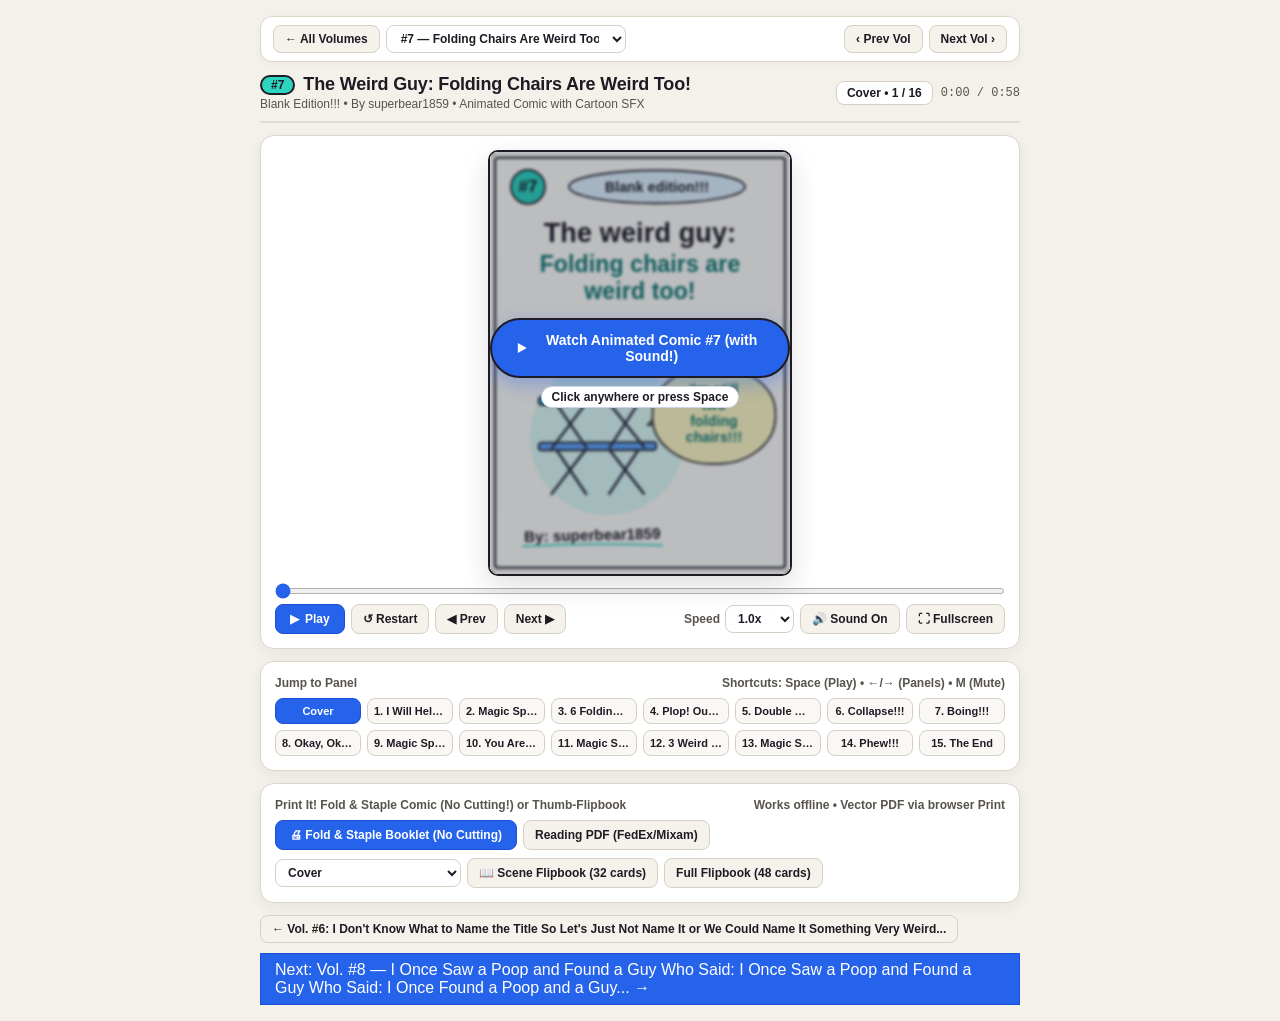
<file: volumes/07/index.html>
<!DOCTYPE html>
<html lang="en">
<head>
  <meta charset="utf-8" />
  <meta name="viewport" content="width=device-width, initial-scale=1.0" />
  <title>The Weird Guy #7: Folding Chairs Are Weird Too! — Animated Comic by superbear1859</title>
  <link rel="stylesheet" href="../../assets/reader.css?v=2" />
</head>
<body>
  <div class="wrap">
    <nav id="seriesNav" class="series-nav" aria-label="Series navigation"></nav>

    <div class="topbar">
      <div>
        <div class="title-row">
          <span class="badge-num" style="background: #2DD4BF;">#7</span>
          <h1>The Weird Guy: Folding Chairs Are Weird Too!</h1>
        </div>
        <div class="subtitle">Blank Edition!!! &bull; By superbear1859 &bull; Animated Comic with Cartoon SFX</div>
      </div>
      <div class="meta-row">
        <span id="sceneBadge" class="pill-badge">Cover &bull; 1 / 16</span>
        <span id="timeReadout" class="time-txt">0:00 / 0:59</span>
      </div>
    </div>

    <div class="card stage-wrap">
      <div class="comic-stage-shell" id="stageContainer" title="Click to Play / Pause">
        <div id="stage" style="width:100%;height:100%;"></div>
        <div id="playOverlay">
          <button id="overlayPlayBtn">
            <svg width="18" height="18" viewBox="0 0 24 24" fill="currentColor"><polygon points="6,4 20,12 6,20"/></svg>
            Watch Animated Comic #7 (with Sound!)
          </button>
          <span class="overlay-hint">Click anywhere or press Space</span>
        </div>
      </div>

      <div class="controls">
        <input id="scrubber" type="range" min="0" max="1000" value="0" step="1" aria-label="Animation timeline" />
        <div class="btn-bar">
          <div class="btn-group">
            <button id="btnPlay" class="btn-primary"><span id="playIcon">&#9654;</span><span id="playLabel">Play</span></button>
            <button id="btnRestart" class="btn-sec" title="Restart from Cover">&#8634; Restart</button>
            <button id="btnPrev" class="btn-sec" title="Previous Panel (Left Arrow)">&#9664; Prev</button>
            <button id="btnNext" class="btn-sec" title="Next Panel (Right Arrow)">Next &#9654;</button>
          </div>
          <div class="btn-group">
            <label class="speed-lbl">Speed
              <select id="speedSelect">
                <option value="0.75">0.75x</option>
                <option value="1" selected>1.0x</option>
                <option value="1.25">1.25x</option>
              </select>
            </label>
            <button id="btnMute" class="btn-sec" title="Toggle Sound Effects (M)">&#128266; Sound On</button>
          </div>
        </div>
      </div>
    </div>

    <div class="card">
      <div class="grid-head">
        <span>Jump to Panel</span>
        <span>Shortcuts: Space (Play) &bull; &larr;/&rarr; (Panels) &bull; M (Mute)</span>
      </div>
      <div id="sceneGrid"></div>
    </div>

    <div id="bottomVolNav" class="bottom-vol-nav"></div>
  </div>

  <script src="../../assets/nav.js?v=3" data-volume-id="07"></script>
<script>
/* ============================================================================
 * THE WEIRD GUY #7: Folding Chairs Are Weird Too! (Blank Edition!!!) — By superbear1859
 * Self-Contained Hand-Drawn SVG Comic Engine + Web Audio Cartoon SFX Engine
 * ============================================================================ */
(function () {
  'use strict';

  const NS = 'http://www.w3.org/2000/svg';
  const INK = '#1E1B24';
  const PAPER = '#FFFEFA';
  const FONT = "'Humor Sans', 'Comic Neue', 'Comic Sans MS', 'Chalkboard SE', 'Marker Felt', cursive, sans-serif";

  const clamp = (v, a = 0, b = 1) => Math.max(a, Math.min(b, v));
  const lerp = (a, b, t) => a + (b - a) * t;
  const invLerp = (a, b, v) => clamp((v - a) / (b - a), 0, 1);
  const easeOutCubic = t => 1 - Math.pow(1 - clamp(t), 3);
  const easeInOutCubic = t => {
    t = clamp(t);
    return t < 0.5 ? 4 * t * t * t : 1 - Math.pow(-2 * t + 2, 3) / 2;
  };
  const easeOutBack = (t, s = 1.70158) => {
    t = clamp(t) - 1;
    return 1 + (s + 1) * t * t * t + s * t * t;
  };
  const easeOutElastic = t => {
    t = clamp(t);
    if (t === 0 || t === 1) return t;
    return Math.pow(2, -10 * t) * Math.sin((t * 10 - 0.75) * ((2 * Math.PI) / 3)) + 1;
  };
  const easeOutBounce = t => {
    t = clamp(t);
    const n1 = 7.5625, d1 = 2.75;
    if (t < 1 / d1) return n1 * t * t;
    if (t < 2 / d1) return n1 * (t -= 1.5 / d1) * t + 0.75;
    if (t < 2.5 / d1) return n1 * (t -= 2.25 / d1) * t + 0.9375;
    return n1 * (t -= 2.625 / d1) * t + 0.984375;
  };

  const SCENES = [
    { id: 'cover',   panelNum: null, title: 'Cover',              duration: 4.0 },
    { id: 'panel1',  panelNum: 1,    title: 'I Will Help You!',   duration: 3.3 },
    { id: 'panel2',  panelNum: 2,    title: 'Magic Spell #1',     duration: 3.7 },
    { id: 'panel3',  panelNum: 3,    title: '6 Folding Chairs!',  duration: 3.7 },
    { id: 'panel4',  panelNum: 4,    title: 'Plop! Ouch!',        duration: 3.6 },
    { id: 'panel5',  panelNum: 5,    title: 'Double Ouch!',       duration: 3.6 },
    { id: 'panel6',  panelNum: 6,    title: 'Collapse!!!',        duration: 3.7 },
    { id: 'panel7',  panelNum: 7,    title: 'Boing!!!',           duration: 3.6 },
    { id: 'panel8',  panelNum: 8,    title: 'Okay, Okay!!!',      duration: 3.2 },
    { id: 'panel9',  panelNum: 9,    title: 'Magic Spell #2',     duration: 3.7 },
    { id: 'panel10', panelNum: 10,   title: 'You Are Tiny!!!',    duration: 3.5 },
    { id: 'panel11', panelNum: 11,   title: 'Magic Spell #3',     duration: 3.7 },
    { id: 'panel12', panelNum: 12,   title: '3 Weird Guys!',      duration: 3.8 },
    { id: 'panel13', panelNum: 13,   title: 'Magic Spell #4',     duration: 3.7 },
    { id: 'panel14', panelNum: 14,   title: 'Phew!!!',            duration: 3.3 },
    { id: 'panel15', panelNum: 15,   title: 'The End',            duration: 4.1 }
  ];

  let acc = 0;
  for (const s of SCENES) { s.start = acc; acc += s.duration; s.end = acc; }
  const TOTAL_DURATION = acc;

  const AUDIO_CUES = [
    { sceneIdx: 0, localT: 0.08, type: 'intro_jingle' },
    { sceneIdx: 0, localT: 1.35, type: 'weird_talk', count: 6, pitch: 540 },
    { sceneIdx: 1, localT: 0.12, type: 'narrator_talk', count: 5, pitch: 205 },
    { sceneIdx: 2, localT: 0.10, type: 'narrator_talk', count: 7, pitch: 215 },
    { sceneIdx: 2, localT: 1.15, type: 'magic_poof' },
    { sceneIdx: 3, localT: 0.20, type: 'chair_stack' },
    { sceneIdx: 3, localT: 1.15, type: 'weird_talk', count: 7, pitch: 610 },
    { sceneIdx: 4, localT: 0.25, type: 'giggle' },
    { sceneIdx: 4, localT: 0.65, type: 'thud' },
    { sceneIdx: 4, localT: 1.25, type: 'weird_yell', pitch: 630 },
    { sceneIdx: 5, localT: 0.25, type: 'giggle' },
    { sceneIdx: 5, localT: 0.65, type: 'thud' },
    { sceneIdx: 5, localT: 1.25, type: 'weird_talk', count: 5, pitch: 660 },
    { sceneIdx: 6, localT: 0.30, type: 'collapse_crash' },
    { sceneIdx: 6, localT: 1.30, type: 'weird_talk', count: 5, pitch: 710 },
    { sceneIdx: 7, localT: 0.18, type: 'boing_spring' },
    { sceneIdx: 7, localT: 1.10, type: 'weird_yell', pitch: 680 },
    { sceneIdx: 8, localT: 0.15, type: 'narrator_talk', count: 4, pitch: 205 },
    { sceneIdx: 9, localT: 0.10, type: 'narrator_talk', count: 7, pitch: 215 },
    { sceneIdx: 9, localT: 1.10, type: 'magic_poof' },
    { sceneIdx: 9, localT: 1.75, type: 'weird_talk', count: 4, pitch: 640 },
    { sceneIdx: 10, localT: 0.12, type: 'narrator_talk', count: 4, pitch: 210 },
    { sceneIdx: 10, localT: 0.85, type: 'shrink_whistle' },
    { sceneIdx: 10, localT: 1.35, type: 'weird_yell', pitch: 820 },
    { sceneIdx: 11, localT: 0.10, type: 'narrator_talk', count: 7, pitch: 220 },
    { sceneIdx: 11, localT: 1.10, type: 'magic_poof' },
    { sceneIdx: 11, localT: 1.75, type: 'rage_arggh' },
    { sceneIdx: 12, localT: 0.10, type: 'evil_laugh' },
    { sceneIdx: 12, localT: 1.35, type: 'weird_talk', count: 4, pitch: 640 },
    { sceneIdx: 13, localT: 0.10, type: 'narrator_talk', count: 7, pitch: 210 },
    { sceneIdx: 13, localT: 1.10, type: 'magic_poof' },
    { sceneIdx: 13, localT: 1.75, type: 'weird_yell', pitch: 660 },
    { sceneIdx: 14, localT: 0.25, type: 'pop_human' },
    { sceneIdx: 14, localT: 1.05, type: 'weird_talk', count: 3, pitch: 540 },
    { sceneIdx: 15, localT: 0.55, type: 'outro_jingle' },
    { sceneIdx: 15, localT: 1.65, type: 'weird_talk', count: 6, pitch: 580 }
  ].map((c, idx) => ({ ...c, id: idx, globalT: SCENES[c.sceneIdx].start + c.localT }));

  // --- SVG Primitives ---
  const esc = str => String(str).replace(/&/g, '&amp;').replace(/</g, '&lt;').replace(/>/g, '&gt;').replace(/"/g, '&quot;');

  function svgText(x, y, text, opts = {}) {
    const { size = 28, weight = '700', fill = INK, anchor = 'middle', rot = 0, opacity = 1, stroke = 'none', strokeWidth = 0, letterSpacing = 0.3 } = opts;
    if (opacity <= 0.005) return '';
    const tf = rot ? ` transform="rotate(${rot.toFixed(1)} ${x.toFixed(1)} ${y.toFixed(1)})"` : '';
    const st = stroke !== 'none' ? ` stroke="${stroke}" stroke-width="${strokeWidth}" stroke-linejoin="round" paint-order="stroke"` : '';
    return `<text x="${x.toFixed(1)}" y="${y.toFixed(1)}" font-family="${FONT}" font-size="${size}" font-weight="${weight}" fill="${fill}" text-anchor="${anchor}" letter-spacing="${letterSpacing}" opacity="${opacity.toFixed(3)}"${st}${tf}>${esc(text)}</text>`;
  }

  function svgMultiText(x, y, lines, opts = {}) {
    const lineH = opts.lineHeight || (opts.size || 24) * 1.18;
    const startY = y - ((lines.length - 1) * lineH) / 2;
    return lines.map((line, i) => svgText(x, startY + i * lineH, line, opts)).join('');
  }

  function speechBubble(opts) {
    const { cx, cy, rx, ry, tailX, tailY, lines = [], fontSize = 22, lineHeight, fill = '#FFFFFF', stroke = INK, strokeWidth = 3.2, textColor = INK, spiky = false, scale = 1, opacity = 1, rot = 0 } = opts;
    if (opacity <= 0.005 || scale <= 0.01) return '';
    let shape = '';
    if (spiky) {
      const spikes = 16, pts = [];
      for (let i = 0; i < spikes * 2; i++) {
        const a = (i / (spikes * 2)) * Math.PI * 2;
        const m = i % 2 === 0 ? 1.12 : 0.88;
        pts.push(`${(Math.cos(a) * rx * m).toFixed(1)},${(Math.sin(a) * ry * m).toFixed(1)}`);
      }
      let tail = '';
      if (tailX !== undefined && tailY !== undefined) {
        const dx = tailX - cx, dy = tailY - cy, ang = Math.atan2(dy, dx);
        tail = `<path d="M ${(Math.cos(ang - 0.25) * rx * 0.72).toFixed(1)} ${(Math.sin(ang - 0.25) * ry * 0.72).toFixed(1)} L ${dx.toFixed(1)} ${dy.toFixed(1)} L ${(Math.cos(ang + 0.25) * rx * 0.72).toFixed(1)} ${(Math.sin(ang + 0.25) * ry * 0.72).toFixed(1)}" fill="${fill}" stroke="${stroke}" stroke-width="${strokeWidth}" stroke-linejoin="round" stroke-linecap="round"/>`;
      }
      shape = `${tail}<polygon points="${pts.join(' ')}" fill="${fill}" stroke="${stroke}" stroke-width="${strokeWidth}" stroke-linejoin="round"/>`;
    } else {
      const k = 0.55228;
      const d = [
        `M 0 ${(-ry).toFixed(1)}`,
        `C ${(rx * k * 1.03).toFixed(1)} ${(-ry * 0.99).toFixed(1)}, ${(rx * 1.02).toFixed(1)} ${(-ry * k).toFixed(1)}, ${(rx * 0.99).toFixed(1)} 0`,
        `C ${(rx * 1.01).toFixed(1)} ${(ry * k * 1.02).toFixed(1)}, ${(rx * k).toFixed(1)} ${(ry * 1.02).toFixed(1)}, 0 ${(ry * 0.99).toFixed(1)}`,
        `C ${(-rx * k * 1.02).toFixed(1)} ${(ry * 1.01).toFixed(1)}, ${(-rx * 1.02).toFixed(1)} ${(ry * k).toFixed(1)}, ${(-rx * 0.99).toFixed(1)} 0`,
        `C ${(-rx * 1.01).toFixed(1)} ${(-ry * k * 1.02).toFixed(1)}, ${(-rx * k).toFixed(1)} ${(-ry * 1.02).toFixed(1)}, 0 ${(-ry).toFixed(1)} Z`
      ].join(' ');
      let tail = '', maskPatch = '';
      if (tailX !== undefined && tailY !== undefined) {
        const dx = tailX - cx, dy = tailY - cy, ang = Math.atan2(dy, dx);
        const b1x = Math.cos(ang - 0.24) * rx * 0.85, b1y = Math.sin(ang - 0.24) * ry * 0.85;
        const b2x = Math.cos(ang + 0.24) * rx * 0.85, b2y = Math.sin(ang + 0.24) * ry * 0.85;
        const midX = (b1x + b2x) * 0.35 + dx * 0.35, midY = (b1y + b2y) * 0.35 + dy * 0.35;
        tail = `<path d="M ${b1x.toFixed(1)} ${b1y.toFixed(1)} Q ${midX.toFixed(1)} ${midY.toFixed(1)} ${dx.toFixed(1)} ${dy.toFixed(1)} Q ${(midX + (b2x - b1x) * 0.3).toFixed(1)} ${(midY + (b2y - b1y) * 0.3).toFixed(1)} ${b2x.toFixed(1)} ${b2y.toFixed(1)}" fill="${fill}" stroke="${stroke}" stroke-width="${strokeWidth}" stroke-linejoin="round" stroke-linecap="round"/>`;
        maskPatch = `<path d="M ${(b1x * 0.95).toFixed(1)} ${(b1y * 0.95).toFixed(1)} L ${(dx * 0.78).toFixed(1)} ${(dy * 0.78).toFixed(1)} L ${(b2x * 0.95).toFixed(1)} ${(b2y * 0.95).toFixed(1)} Z" fill="${fill}" stroke="none"/>`;
      }
      shape = `${tail}<path d="${d}" fill="${fill}" stroke="${stroke}" stroke-width="${strokeWidth}" stroke-linejoin="round"/>${maskPatch}`;
    }
    const txt = svgMultiText(0, 6, lines, { size: fontSize, lineHeight: lineHeight || fontSize * 1.15, fill: textColor });
    return `<g transform="translate(${cx.toFixed(1)} ${cy.toFixed(1)}) rotate(${rot.toFixed(1)}) scale(${scale.toFixed(3)})" opacity="${opacity.toFixed(3)}">${shape}${txt}</g>`;
  }

  function foldingChair({ x = 300, y = 500, scaleX = 1, scaleY = 1, rot = 0, seatColor = '#60A5FA', opacity = 1 }) {
    if (opacity <= 0.005 || scaleX <= 0.01 || scaleY <= 0.01) return '';
    return `<g transform="translate(${x.toFixed(1)} ${y.toFixed(1)}) rotate(${rot.toFixed(1)}) scale(${scaleX.toFixed(3)} ${scaleY.toFixed(3)})" opacity="${opacity.toFixed(3)}">
      <g stroke="#475569" stroke-width="5.2" stroke-linecap="round">
        <line x1="-82" y1="0" x2="-22" y2="90"/>
        <line x1="-18" y1="0" x2="-88" y2="90"/>
        <line x1="18" y1="0" x2="88" y2="90"/>
        <line x1="82" y1="0" x2="22" y2="90"/>
      </g>
      <g stroke="${INK}" stroke-width="2.2" stroke-linecap="round">
        <line x1="-82" y1="0" x2="-22" y2="90"/>
        <line x1="-18" y1="0" x2="-88" y2="90"/>
        <line x1="18" y1="0" x2="88" y2="90"/>
        <line x1="82" y1="0" x2="22" y2="90"/>
      </g>
      <rect x="-112" y="-8" width="224" height="15" rx="6" fill="${seatColor}" stroke="${INK}" stroke-width="3.4"/>
    </g>`;
  }

  // Stack of N folding chairs with optional squash/stretch!
  function chairStack({ x = 300, bottomY = 740, count = 6, scale = 1, squashY = 1, wobble = 0, t = 0 }) {
    const colors = ['#60A5FA', '#38BDF8', '#2DD4BF', '#818CF8', '#60A5FA', '#38BDF8'];
    const step = 88 * scale * squashY;
    let svg = '';
    for (let i = 0; i < count; i++) {
      const cy = bottomY - (i + 1) * step;
      const rot = Math.sin(t * 9 + i * 0.9) * wobble * (i + 1) * 0.25;
      svg += foldingChair({ x, y: cy, scaleX: scale, scaleY: scale * squashY, rot, seatColor: colors[i % colors.length] });
    }
    return svg;
  }

  // Fluffy Magic Spell "poof!!!" cloud with sparkles!
  function poofCloud({ x = 285, y = 515, scale = 1, t = 0 }) {
    if (scale <= 0.02) return '';
    const sp = Math.sin(t * 14) * 6;
    return `<g transform="translate(${x.toFixed(1)} ${y.toFixed(1)}) scale(${scale.toFixed(3)})">
      <path d="M -118 22 C -168 18, -172 -58, -112 -74 C -104 -144, -8 -164, 34 -116 C 88 -154, 168 -102, 138 -36 C 188 12, 146 98, 76 92 C 36 142, -56 138, -86 92 C -144 96, -158 48, -118 22 Z"
            fill="#F3E8FF" stroke="${INK}" stroke-width="4" stroke-linejoin="round"/>
      <g stroke="#A855F7" stroke-width="3.5" stroke-linecap="round" opacity="0.85">
        <line x1="-175" y1="${(-85 + sp).toFixed(1)}" x2="-152" y2="${(-72 + sp).toFixed(1)}"/>
        <line x1="168" y1="${(-95 - sp).toFixed(1)}" x2="188" y2="${(-112 - sp).toFixed(1)}"/>
        <line x1="158" y1="${(105 + sp).toFixed(1)}" x2="180" y2="${(118 + sp).toFixed(1)}"/>
        <line x1="-155" y1="${(105 - sp).toFixed(1)}" x2="-176" y2="${(120 - sp).toFixed(1)}"/>
      </g>
      ${svgText(0, 14, 'poof!!!', { size: 58, fill: '#7C3AED', stroke: '#FFF', strokeWidth: 5 })}
    </g>`;
  }

  function weirdGuy(opts = {}) {
    const { x = 300, y = 500, scale = 1, rot = 0, eyes = 'normal', mouth = 'open', arms = 'out', t = 0, opacity = 1 } = opts;
    if (opacity <= 0.005) return '';
    const mouthPulse = mouth === 'yell' ? 1 + Math.sin(t * 28) * 0.08 : 1;
    const hw = Math.sin(t * 14) * 2.5;
    const torso = `<path d="M -2 -8 C -16 -2, -16 44, 0 54 C 15 44, 15 -2, 2 -8 Z" fill="#FFF" stroke="${INK}" stroke-width="3.6" stroke-linejoin="round"/>`;
    const legSvg = `<path d="M -5 51 Q -14 75 -22 98 M 5 51 Q 14 75 22 98" stroke="${INK}" stroke-width="3.6" stroke-linecap="round" fill="none"/>`;
    const armSvg = arms === 'up'
      ? `<path d="M -11 12 L -50 -20 M 11 12 L 50 -16" stroke="${INK}" stroke-width="3.6" stroke-linecap="round"/>`
      : `<path d="M -11 14 L -48 22 M 11 14 L 48 18" stroke="${INK}" stroke-width="3.6" stroke-linecap="round"/>`;
    const head = `<path d="M 0 -92 C 26 -93, 44 -74, 42 -48 C 43 -22, 24 -7, 0 -8 C -25 -7, -43 -23, -42 -49 C -43 -75, -24 -92, 0 -92 Z" fill="#FFF" stroke="${INK}" stroke-width="3.8" stroke-linejoin="round"/>`;
    const hair = `<path d="M ${(-16 + hw * 0.4).toFixed(1)} -122 L -1 -91 L ${(17 + hw * 0.4).toFixed(1)} -124" fill="none" stroke="${INK}" stroke-width="3.6" stroke-linecap="round" stroke-linejoin="round"/>`;
    let eyeSvg = `<path d="M -12 -75 L -11 -56 M 12 -75 L 13 -56" stroke="${INK}" stroke-width="3.6" stroke-linecap="round"/>`;
    if (eyes === 'angry') eyeSvg = `<path d="M -14 -76 L -12 -55 M 14 -76 L 12 -55" stroke="${INK}" stroke-width="4.2" stroke-linecap="round"/>`;
    const mouthSvg = mouth === 'yell'
      ? `<g transform="translate(0 -34) scale(1 ${mouthPulse.toFixed(3)})"><ellipse cx="0" cy="0" rx="14" ry="20" fill="${INK}"/><ellipse cx="0" cy="10" rx="8" ry="6" fill="#DC2626" opacity="0.85"/></g>`
      : `<ellipse cx="0" cy="-36" rx="12" ry="17" fill="${INK}"/>`;
    return `<g transform="translate(${x.toFixed(1)} ${y.toFixed(1)}) rotate(${rot.toFixed(1)}) scale(${scale.toFixed(3)})" opacity="${opacity.toFixed(3)}">
      ${legSvg}${torso}${armSvg}${head}${hair}${eyeSvg}${mouthSvg}
    </g>`;
  }

  function prankster({ x, y, scale = 1, rot = 0, t = 0 }) {
    const bob = Math.sin(t * 8) * 2.5;
    return `<g transform="translate(${x.toFixed(1)} ${(y + bob).toFixed(1)}) rotate(${rot.toFixed(1)}) scale(${scale.toFixed(3)})">
      <path d="M -4 38 L -20 76 M 4 38 L 20 76" stroke="${INK}" stroke-width="3.4" stroke-linecap="round"/>
      <ellipse cx="0" cy="18" rx="10" ry="24" fill="#FFF" stroke="${INK}" stroke-width="3.4"/>
      <path d="M -10 10 L -38 -4 M 10 10 L 38 -2" stroke="${INK}" stroke-width="3.4" stroke-linecap="round"/>
      <circle cx="0" cy="-28" r="28" fill="#FFF" stroke="${INK}" stroke-width="3.6"/>
      <path d="M -8 -39 L -8 -24 M 8 -39 L 8 -24" stroke="${INK}" stroke-width="3.4" stroke-linecap="round"/>
      <path d="M -15 -20 Q 0 -4 15 -20" fill="none" stroke="${INK}" stroke-width="3.4" stroke-linecap="round"/>
    </g>`;
  }

  function wrapPanel(innerSvg, { panelNum = null, shakeX = 0, shakeY = 0, bg = PAPER } = {}) {
    const badge = panelNum !== null
      ? `<g opacity="0.78"><rect x="20" y="786" width="38" height="32" rx="7" fill="#FFF" stroke="${INK}" stroke-width="2.4"/>${svgText(39, 810, String(panelNum), { size: 21 })}</g>`
      : '';
    return `<svg xmlns="${NS}" viewBox="0 0 600 840" width="100%" height="100%" style="background:${bg};">
      <defs>
        <clipPath id="pc7"><rect x="12" y="12" width="576" height="816" rx="4"/></clipPath>
        <pattern id="ht7" width="16" height="16" patternUnits="userSpaceOnUse"><circle cx="4" cy="4" r="1.2" fill="#94A3B8" opacity="0.12"/></pattern>
      </defs>
      <rect x="0" y="0" width="600" height="840" fill="${bg}"/>
      <rect x="12" y="12" width="576" height="816" fill="url(#ht7)"/>
      <g clip-path="url(#pc7)"><g transform="translate(${shakeX.toFixed(1)} ${shakeY.toFixed(1)})">${innerSvg}</g></g>
      <rect x="10" y="10" width="580" height="820" rx="6" fill="none" stroke="${INK}" stroke-width="4.2"/>
      ${badge}
    </svg>`;
  }

  function renderScene(sceneIdx, localT) {
    const s = SCENES[sceneIdx];
    const t = clamp(localT, 0, s.duration);
    let out = '', shakeX = 0, shakeY = 0, bg = PAPER;

    switch (sceneIdx) {
      case 0: { // COVER
        const bS = easeOutBack(invLerp(0.05, 0.45, t));
        const tOp = invLerp(0.18, 0.55, t);
        const cS = easeOutBack(invLerp(0.45, 1.0, t));
        const bubS = easeOutBack(invLerp(1.3, 1.8, t));
        const aOp = invLerp(2.1, 2.6, t);

        out += `<circle cx="235" cy="570" r="155" fill="#CCFBF1" opacity="0.65"/>`;
        out += `<g transform="translate(76 68) scale(${bS.toFixed(3)})"><circle cx="0" cy="0" r="34" fill="#2DD4BF" stroke="${INK}" stroke-width="3.6"/>${svgText(0, 11, '#7', { size: 34 })}</g>`;
        out += `<g transform="translate(334 68) scale(${bS.toFixed(3)})"><ellipse cx="0" cy="0" rx="176" ry="33" fill="#E0F2FE" stroke="${INK}" stroke-width="3.4"/>${svgText(0, 10, 'Blank edition!!!', { size: 28 })}</g>`;

        out += `<g opacity="${tOp.toFixed(3)}">
          ${svgText(300, 178, 'The weird guy:', { size: 54 })}
          ${svgMultiText(300, 265, ['Folding chairs are', 'weird too!'], { size: 46, lineHeight: 54, fill: '#0F766E' })}
        </g>`;

        out += chairStack({ x: 215, bottomY: 680, count: 2, scale: 1.05 * cS, wobble: 1.5, t });
        out += speechBubble({
          cx: 448, cy: 525, rx: 124, ry: 98,
          tailX: 315, tailY: 545,
          lines: ["I'm still", 'two', 'folding', 'chairs!!!'],
          fontSize: 28, scale: bubS, fill: '#FEF9C3', textColor: '#0F766E'
        });

        out += `<g opacity="${aOp.toFixed(3)}">
          ${svgText(205, 775, 'By: superbear1859', { size: 30, rot: -1.5 })}
          <path d="M 66 787 Q 205 779 344 785" fill="none" stroke="#2DD4BF" stroke-width="4.5" stroke-linecap="round" opacity="0.75"/>
        </g>`;
        break;
      }

      case 1: { // Panel 1: "I will help you!!!"
        out += svgMultiText(300, 125, ['I will help', 'you!!!'], { size: 62, lineHeight: 70, fill: '#1D4ED8', opacity: invLerp(0.08, 0.45, t) });
        out += chairStack({ x: 300, bottomY: 690, count: 2, scale: 1.18, wobble: 1.2, t });
        break;
      }

      case 2: { // Panel 2: "poop pee pee this is a magic spell!!!" + poof!!!
        out += svgMultiText(300, 145, ['poop pee pee', 'this is a', 'magic spell!!!'], { size: 48, lineHeight: 58, fill: '#7C3AED', opacity: invLerp(0.08, 0.5, t) });
        out += poofCloud({ x: 300, y: 525, scale: easeOutBack(invLerp(1.05, 1.65, t)), t });
        break;
      }

      case 3: { // Panel 3: 6 folding chairs! "Hey!!! Now I'm 6 folding chairs!!!"
        const sPop = easeOutBack(invLerp(0.08, 0.72, t));
        out += chairStack({ x: 222, bottomY: 755, count: 6, scale: 0.94 * sPop, wobble: 2.2, t });
        out += speechBubble({
          cx: 446, cy: 365, rx: 128, ry: 112,
          tailX: 312, tailY: 392,
          lines: ['Hey!!!', "Now I'm", '6 folding', 'chairs!!!'],
          fontSize: 30, scale: easeOutBack(invLerp(1.05, 1.55, t)), fill: '#FEF9C3', textColor: '#B91C1C'
        });
        break;
      }

      case 4: { // Panel 4: Prankster 1 plops on top! "plop!!!" / "ouch!!!"
        const drop = easeOutBounce(invLerp(0.2, 0.85, t));
        const sq = lerp(1.0, 0.72, easeOutCubic(invLerp(0.55, 0.95, t)));
        if (t > 0.55 && t < 0.9) shakeY = Math.sin(t * 70) * 5;

        out += chairStack({ x: 295, bottomY: 645, count: 6, scale: 0.96, squashY: sq, wobble: 1.4, t });
        const topY = 645 - 6 * 88 * 0.96 * sq;
        out += prankster({ x: 305, y: lerp(120, topY - 26, drop), scale: 0.95, rot: 90, t });

        out += `<g opacity="${invLerp(0.5, 0.9, t).toFixed(2)}">
          ${svgText(478, topY - 28, 'plop!!!', { size: 42, fill: '#EA580C', rot: -6 })}
        </g>`;
        out += speechBubble({
          cx: 295, cy: 738, rx: 112, ry: 56,
          tailX: 295, tailY: 645,
          lines: ['ouch!!!'],
          fontSize: 40, scale: easeOutBack(invLerp(1.15, 1.65, t)), fill: '#FEE2E2', textColor: '#B91C1C'
        });
        break;
      }

      case 5: { // Panel 5: Prankster 2 ALSO plops on top! "double ouch!!!"
        const drop = easeOutBounce(invLerp(0.2, 0.85, t));
        const sq = lerp(0.72, 0.56, easeOutCubic(invLerp(0.55, 0.95, t)));
        if (t > 0.55 && t < 0.9) shakeY = Math.sin(t * 70) * 6;

        out += chairStack({ x: 335, bottomY: 695, count: 6, scale: 0.96, squashY: sq, wobble: 1.6, t });
        const topY = 695 - 6 * 88 * 0.96 * sq;
        out += prankster({ x: 382, y: topY - 24, scale: 0.92, rot: 90, t });
        out += prankster({ x: 252, y: lerp(90, topY - 68, drop), scale: 0.92, rot: 0, t });

        // Drop lines above Prankster 2
        out += `<g stroke="${INK}" stroke-width="3.2" stroke-linecap="round" opacity="0.65">
          <line x1="230" y1="165" x2="230" y2="215"/>
          <line x1="252" y1="155" x2="252" y2="208"/>
          <line x1="274" y1="165" x2="274" y2="215"/>
        </g>`;
        out += svgText(152, topY - 40, 'plop!!!', { size: 38, fill: '#EA580C', rot: -6, opacity: invLerp(0.55, 0.95, t) });

        out += speechBubble({
          cx: 122, cy: 645, rx: 94, ry: 78,
          tailX: 235, tailY: 635,
          lines: ['double', 'ouch!!!'],
          fontSize: 30, scale: easeOutBack(invLerp(1.15, 1.65, t)), fill: '#FEE2E2', textColor: '#B91C1C'
        });
        break;
      }

      case 6: { // Panel 6: COLLAPSE!!! "triple ouch!!!"
        const crush = easeInOutCubic(invLerp(0.15, 0.85, t));
        const sq = lerp(0.56, 0.24, crush);
        if (t > 0.25 && t < 0.85) {
          shakeX = Math.sin(t * 72) * 7;
          shakeY = Math.cos(t * 68) * 6;
        }

        out += chairStack({ x: 350, bottomY: 675, count: 6, scale: 0.98, squashY: sq, wobble: 0.8, t });
        const topY = 675 - 6 * 88 * 0.98 * sq;
        out += prankster({ x: 268, y: topY - 62, scale: 0.92, rot: 0, t });
        out += prankster({ x: 412, y: topY - 22, scale: 0.92, rot: 90, t });

        out += svgText(335, 765, 'collapse!!!', { size: 68, fill: '#DC2626', stroke: '#FFF', strokeWidth: 6, opacity: invLerp(0.35, 0.8, t) });

        out += speechBubble({
          cx: 118, cy: 615, rx: 88, ry: 82,
          tailX: 235, tailY: 635,
          lines: ['triple', 'ouch!!!'],
          fontSize: 28, scale: easeOutBack(invLerp(1.15, 1.65, t)), fill: '#FEE2E2', textColor: '#B91C1C'
        });
        break;
      }

      case 7: { // Panel 7: BOING!!! Stretched sky-high! "Whoa!!!"
        const boing = easeOutElastic(invLerp(0.08, 0.95, t));
        const sq = lerp(0.26, 1.24, boing);

        out += chairStack({ x: 355, bottomY: 735, count: 6, scale: 1.0, squashY: sq, wobble: 3.0, t });
        out += svgText(335, 795, 'boing!!!', { size: 68, fill: '#0284C7', stroke: '#E0F2FE', strokeWidth: 6, opacity: invLerp(0.15, 0.6, t) });

        out += speechBubble({
          cx: 118, cy: 432, rx: 86, ry: 72,
          tailX: 255, tailY: 425,
          lines: ['Whoa!!!'],
          fontSize: 34, scale: easeOutBack(invLerp(0.95, 1.45, t)), spiky: true, fill: '#FEF9C3', textColor: '#B91C1C'
        });
        break;
      }

      case 8: { // Panel 8: "Okay, okay!!!"
        out += svgText(300, 102, 'Okay, okay!!!', { size: 62, fill: '#1D4ED8', opacity: invLerp(0.08, 0.45, t) });
        out += chairStack({ x: 300, bottomY: 760, count: 6, scale: 1.05, squashY: 1.0, wobble: 1.4, t });
        break;
      }

      case 9: { // Panel 9: "pee pee poop this is a magic spell!!!" + poof!!! + "Not again!!!"
        out += svgMultiText(300, 140, ['pee pee poop', 'this is a', 'magic spell!!!'], { size: 46, lineHeight: 56, fill: '#7C3AED', opacity: invLerp(0.08, 0.48, t) });
        out += poofCloud({ x: 265, y: 525, scale: easeOutBack(invLerp(1.0, 1.55, t)), t });
        out += speechBubble({
          cx: 472, cy: 405, rx: 94, ry: 72,
          tailX: 368, tailY: 465,
          lines: ['Not', 'again!!!'],
          fontSize: 30, scale: easeOutBack(invLerp(1.65, 2.1, t)), fill: '#FEE2E2', textColor: '#B91C1C'
        });
        break;
      }

      case 10: { // Panel 10: "You are tiny!!!" + Tiny 6-chair stack + "HEY!!!"
        const sShrink = lerp(0.9, 0.24, easeOutCubic(invLerp(0.1, 0.85, t)));
        out += svgMultiText(300, 132, ['You are', 'tiny!!!'], { size: 64, lineHeight: 72, fill: '#1D4ED8', opacity: invLerp(0.08, 0.48, t) });
        out += chairStack({ x: 300, bottomY: 505, count: 6, scale: sShrink, wobble: 2.0, t });

        out += speechBubble({
          cx: 300, cy: 668, rx: 138, ry: 82,
          tailX: 300, tailY: 515,
          lines: ['HEY!!!'],
          fontSize: 54, scale: easeOutBack(invLerp(1.2, 1.7, t)), spiky: true, fill: '#FEF9C3', textColor: '#DC2626'
        });
        break;
      }

      case 11: { // Panel 11: "pee poo poo this is a magic spell!!!" + poof!!! + "Arggh!!!"
        out += svgMultiText(300, 140, ['pee poo poo', 'this is a', 'magic spell!!!'], { size: 46, lineHeight: 56, fill: '#7C3AED', opacity: invLerp(0.08, 0.48, t) });
        out += poofCloud({ x: 265, y: 530, scale: easeOutBack(invLerp(1.0, 1.55, t)), t });
        out += speechBubble({
          cx: 465, cy: 395, rx: 98, ry: 66,
          tailX: 358, tailY: 460,
          lines: ['Arggh!!!'],
          fontSize: 34, scale: easeOutBack(invLerp(1.65, 2.1, t)), spiky: true, fill: '#FEE2E2', textColor: '#B91C1C'
        });
        break;
      }

      case 12: { // Panel 12: "Hahahahaha!!!" + 3 Weird Guys stacked! "Hey!!!"
        const lB = Math.sin(t * 22) * 5;
        const wob = Math.sin(t * 10) * 4;
        out += `<g transform="translate(0 ${lB.toFixed(1)})" opacity="${invLerp(0.05, 0.42, t).toFixed(3)}">
          ${svgText(300, 102, 'Hahahahaha!!!', { size: 58, fill: '#7C3AED', rot: -1 })}
        </g>`;

        // Totem pole of 3 Weird Guys standing on each other's heads!
        out += weirdGuy({ x: 235, y: 695, scale: 0.84, arms: 'up', eyes: 'angry', mouth: 'yell', t });
        out += weirdGuy({ x: 235 + wob * 0.6, y: 525, scale: 0.84, arms: 'out', eyes: 'angry', mouth: 'yell', t });
        out += weirdGuy({ x: 235 + wob * 1.4, y: 355, scale: 0.84, arms: 'up', eyes: 'angry', mouth: 'yell', t });

        out += speechBubble({
          cx: 446, cy: 425, rx: 112, ry: 72,
          tailX: 292, tailY: 470,
          lines: ['Hey!!!'],
          fontSize: 44, scale: easeOutBack(invLerp(1.2, 1.7, t)), fill: '#FEF9C3', textColor: '#DC2626'
        });
        break;
      }

      case 13: { // Panel 13: "poo poo pee this is a magic spell!!!" + poof!!! + "Hey!!!"
        out += svgMultiText(300, 140, ['poo poo pee', 'this is a', 'magic spell!!!'], { size: 46, lineHeight: 56, fill: '#7C3AED', opacity: invLerp(0.08, 0.48, t) });
        out += poofCloud({ x: 265, y: 515, scale: easeOutBack(invLerp(1.0, 1.55, t)), t });
        out += speechBubble({
          cx: 462, cy: 650, rx: 102, ry: 68,
          tailX: 352, tailY: 575,
          lines: ['Hey!!!'],
          fontSize: 38, scale: easeOutBack(invLerp(1.65, 2.1, t)), fill: '#FEF9C3', textColor: '#DC2626'
        });
        break;
      }

      case 14: { // Panel 14: Single normal Weird Guy! "phew!!!"
        const pop = easeOutBack(invLerp(0.15, 0.75, t));
        out += weirdGuy({ x: 255, y: 565, scale: 1.25 * pop, arms: 'out', eyes: 'normal', mouth: 'open', t });
        out += speechBubble({
          cx: 442, cy: 335, rx: 112, ry: 78,
          tailX: 315, tailY: 455,
          lines: ['phew!!!'],
          fontSize: 42, scale: easeOutBack(invLerp(0.95, 1.45, t)), fill: '#DCFCE7', textColor: '#15803D'
        });
        break;
      }

      case 15: { // Panel 15: "The End" + "I'm a normal human"
        const endS = easeOutBack(invLerp(0.45, 1.05, t));
        out += `<g transform="translate(300 225) scale(${endS.toFixed(3)})">
          ${svgText(0, 16, 'The End', { size: 92, fill: INK })}
          <path d="M -165 44 Q 0 32 165 44" fill="none" stroke="#2DD4BF" stroke-width="5.5" stroke-linecap="round"/>
        </g>`;

        out += weirdGuy({ x: 220, y: 585, scale: 1.2, arms: 'up', eyes: 'normal', mouth: 'open', t });
        out += speechBubble({
          cx: 432, cy: 485, rx: 128, ry: 98,
          tailX: 282, tailY: 515,
          lines: ["I'm a", 'normal', 'human'],
          fontSize: 34, scale: easeOutBack(invLerp(1.55, 2.05, t)), fill: '#DCFCE7', textColor: '#15803D'
        });

        out += svgText(300, 810, 'The Weird Guy #7  •  By superbear1859', {
          size: 19, fill: '#475569', opacity: invLerp(2.6, 3.2, t) * 0.85
        });
        break;
      }
    }

    return wrapPanel(out, { panelNum: s.panelNum, shakeX, shakeY, bg });
  }

  function timeToScene(globalT) {
    const t = clamp(globalT, 0, TOTAL_DURATION);
    for (let i = 0; i < SCENES.length; i++) {
      if (t < SCENES[i].end || i === SCENES.length - 1) return { sceneIdx: i, localT: t - SCENES[i].start };
    }
    return { sceneIdx: 0, localT: 0 };
  }

  // =========================================================================
  // REAL-TIME WEB AUDIO CARTOON SFX & CHATTER SYNTHESIZER
  // =========================================================================
  let audioCtx = null;
  let muted = false;

  function ensureAudio() {
    if (!audioCtx) {
      const AC = window.AudioContext || window.webkitAudioContext;
      if (AC) audioCtx = new AC();
    }
    if (audioCtx && audioCtx.state === 'suspended') audioCtx.resume();
  }

  function playTone(freq, dur, type = 'triangle', vol = 0.16, delay = 0) {
    if (!audioCtx || muted) return;
    const now = audioCtx.currentTime + delay;
    const osc = audioCtx.createOscillator(), g = audioCtx.createGain();
    osc.type = type; osc.frequency.setValueAtTime(freq, now);
    g.gain.setValueAtTime(0.0001, now);
    g.gain.linearRampToValueAtTime(vol, now + 0.008);
    g.gain.exponentialRampToValueAtTime(0.0001, now + dur);
    osc.connect(g); g.connect(audioCtx.destination);
    osc.start(now); osc.stop(now + dur + 0.02);
  }

  function playSweep(f0, f1, dur, type = 'triangle', vol = 0.18, delay = 0) {
    if (!audioCtx || muted) return;
    const now = audioCtx.currentTime + delay;
    const osc = audioCtx.createOscillator(), g = audioCtx.createGain();
    osc.type = type;
    osc.frequency.setValueAtTime(Math.max(20, f0), now);
    osc.frequency.exponentialRampToValueAtTime(Math.max(20, f1), now + dur);
    g.gain.setValueAtTime(0.0001, now);
    g.gain.linearRampToValueAtTime(vol, now + 0.01);
    g.gain.exponentialRampToValueAtTime(0.0001, now + dur);
    osc.connect(g); g.connect(audioCtx.destination);
    osc.start(now); osc.stop(now + dur + 0.02);
  }

  function playNoise(dur, vol = 0.16, filterFreq = 1200, filterType = 'bandpass', delay = 0) {
    if (!audioCtx || muted) return;
    const now = audioCtx.currentTime + delay;
    const len = Math.max(1, Math.floor(audioCtx.sampleRate * dur));
    const buf = audioCtx.createBuffer(1, len, audioCtx.sampleRate);
    const data = buf.getChannelData(0);
    for (let i = 0; i < len; i++) data[i] = Math.random() * 2 - 1;
    const src = audioCtx.createBufferSource(); src.buffer = buf;
    const flt = audioCtx.createBiquadFilter(); flt.type = filterType; flt.frequency.setValueAtTime(filterFreq, now);
    const g = audioCtx.createGain();
    g.gain.setValueAtTime(vol, now); g.gain.exponentialRampToValueAtTime(0.0001, now + dur);
    src.connect(flt); flt.connect(g); g.connect(audioCtx.destination);
    src.start(now);
  }

  function triggerCue(cue) {
    if (muted || !audioCtx) return;
    const tp = cue.type;
    if (tp === 'intro_jingle') {
      [392, 494, 587, 784].forEach((f, i) => playTone(f, 0.16, 'triangle', 0.18, i * 0.10));
    } else if (tp === 'outro_jingle') {
      [523, 659, 784, 1046].forEach((f, i) => playTone(f, 0.20, 'triangle', 0.18, i * 0.11));
    } else if (tp === 'weird_talk') {
      const cnt = cue.count || 5, base = cue.pitch || 560;
      for (let i = 0; i < cnt; i++) playTone(base + (Math.random() * 150 - 55), 0.065, 'square', 0.08, i * 0.085);
    } else if (tp === 'narrator_talk') {
      const cnt = cue.count || 5, base = cue.pitch || 205;
      for (let i = 0; i < cnt; i++) playTone(base + (Math.random() * 45 - 20), 0.10, 'sawtooth', 0.10, i * 0.115);
    } else if (tp === 'weird_yell') {
      const b = cue.pitch || 650;
      playSweep(b * 0.85, b * 1.25, 0.28, 'square', 0.12);
    } else if (tp === 'magic_poof') {
      playNoise(0.32, 0.22, 1600, 'bandpass');
      [660, 880, 1175, 1568].forEach((f, i) => playTone(f, 0.16, 'sine', 0.14, i * 0.06));
    } else if (tp === 'chair_stack') {
      for (let i = 0; i < 6; i++) playTone(320 + i * 75, 0.08, 'square', 0.10, i * 0.07);
    } else if (tp === 'thud') {
      playSweep(150, 42, 0.24, 'sine', 0.26);
      playNoise(0.15, 0.20, 280, 'lowpass');
    } else if (tp === 'collapse_crash') {
      playNoise(0.55, 0.26, 1100, 'bandpass');
      for (let i = 0; i < 5; i++) playTone(560 - i * 85, 0.12, 'sawtooth', 0.12, i * 0.08);
    } else if (tp === 'boing_spring') {
      for (let i = 0; i < 7; i++) {
        const f0 = 180 + i * 45;
        playSweep(f0, f0 + 185, 0.08, 'triangle', 0.22 - i * 0.02, i * 0.075);
      }
    } else if (tp === 'shrink_whistle') {
      playSweep(320, 1650, 0.50, 'sine', 0.18);
    } else if (tp === 'pop_human') {
      [392, 523, 659, 784, 1046].forEach((f, i) => playTone(f, 0.18, 'triangle', 0.16, i * 0.075));
    } else if (tp === 'giggle') {
      [720, 860, 780, 960].forEach((f, i) => playTone(f, 0.075, 'triangle', 0.13, i * 0.08));
    } else if (tp === 'evil_laugh') {
      [310, 290, 275, 320, 285, 260, 240, 220].forEach((f, i) => playTone(f, 0.085, 'sawtooth', 0.12, i * 0.105));
    } else if (tp === 'rage_arggh') {
      playSweep(460, 720, 0.45, 'sawtooth', 0.15);
    }
  }

  // =========================================================================
  // PLAYER STATE & UI
  // =========================================================================
  const stageEl = document.getElementById('stage');
  const sceneBadge = document.getElementById('sceneBadge');
  const timeReadout = document.getElementById('timeReadout');
  const scrubber = document.getElementById('scrubber');
  const playOverlay = document.getElementById('playOverlay');
  const btnPlay = document.getElementById('btnPlay');
  const playIcon = document.getElementById('playIcon');
  const playLabel = document.getElementById('playLabel');
  const btnRestart = document.getElementById('btnRestart');
  const btnPrev = document.getElementById('btnPrev');
  const btnNext = document.getElementById('btnNext');
  const btnMute = document.getElementById('btnMute');
  const speedSelect = document.getElementById('speedSelect');
  const sceneGrid = document.getElementById('sceneGrid');

  let currentTime = 0, playing = false, speed = 1.0, lastFrameTs = null;
  let firedCues = new Set(), activeSceneIdx = -1, hasInteracted = false;

  SCENES.forEach((s, i) => {
    const btn = document.createElement('button');
    btn.className = 'scene-pill';
    btn.dataset.idx = i;
    btn.textContent = s.panelNum === null ? 'Cover' : `${s.panelNum}. ${s.title}`;
    btn.title = s.panelNum === null ? 'Cover' : `Panel ${s.panelNum}: ${s.title}`;
    btn.addEventListener('click', () => {
      ensureAudio();
      playOverlay.style.opacity = '0';
      playOverlay.style.pointerEvents = 'none';
      seekTo(s.start + 0.01);
      setPlaying(true);
    });
    sceneGrid.appendChild(btn);
  });

  const fmtTime = sec => `${Math.floor(sec / 60)}:${String(Math.floor(sec % 60)).padStart(2, '0')}`;

  function updateUI() {
    const { sceneIdx, localT } = timeToScene(currentTime);
    const s = SCENES[sceneIdx];
    stageEl.innerHTML = renderScene(sceneIdx, localT);
    sceneBadge.textContent = `${s.panelNum === null ? 'Cover' : 'Panel ' + s.panelNum} • ${sceneIdx + 1} / ${SCENES.length}`;
    timeReadout.textContent = `${fmtTime(currentTime)} / ${fmtTime(TOTAL_DURATION)}`;
    scrubber.value = Math.round((currentTime / TOTAL_DURATION) * 1000);
    if (sceneIdx !== activeSceneIdx) {
      activeSceneIdx = sceneIdx;
      for (const el of sceneGrid.children) {
        const isCur = Number(el.dataset.idx) === sceneIdx;
        el.className = isCur ? 'scene-pill active' : 'scene-pill';
      }
      if (hasInteracted && window.WeirdGuyProgress) {
        window.WeirdGuyProgress.save('07', sceneIdx, SCENES.length, currentTime >= TOTAL_DURATION - 0.1);
      }
    }
  }

  function seekTo(t) {
    hasInteracted = true;
    currentTime = clamp(t, 0, TOTAL_DURATION);
    firedCues = new Set();
    for (const c of AUDIO_CUES) if (c.globalT < currentTime - 0.05) firedCues.add(c.id);
    updateUI();
  }

  function setPlaying(val) {
    playing = val;
    playIcon.innerHTML = playing ? '&#10074;&#10074;' : '&#9654;';
    playLabel.textContent = playing ? 'Pause' : 'Play';
    if (playing) {
      hasInteracted = true;
      ensureAudio();
      playOverlay.style.opacity = '0';
      playOverlay.style.pointerEvents = 'none';
      if (currentTime >= TOTAL_DURATION - 0.05) seekTo(0);
      lastFrameTs = performance.now();
      requestAnimationFrame(tick);
    }
  }

  function tick(now) {
    if (!playing) return;
    const dt = Math.min(0.08, (now - lastFrameTs) / 1000) * speed;
    lastFrameTs = now;
    currentTime = Math.min(TOTAL_DURATION, currentTime + dt);
    for (const c of AUDIO_CUES) {
      if (!firedCues.has(c.id) && c.globalT <= currentTime) {
        firedCues.add(c.id);
        triggerCue(c);
      }
    }
    updateUI();
    if (currentTime >= TOTAL_DURATION) {
      if (window.WeirdGuyProgress) window.WeirdGuyProgress.save('07', SCENES.length - 1, SCENES.length, true);
      setPlaying(false);
    }
    else requestAnimationFrame(tick);
  }

  btnPlay.addEventListener('click', () => setPlaying(!playing));
  document.getElementById('stageContainer').addEventListener('click', () => setPlaying(!playing));
  document.getElementById('overlayPlayBtn').addEventListener('click', (e) => { e.stopPropagation(); setPlaying(true); });
  btnRestart.addEventListener('click', () => { seekTo(0); setPlaying(true); });
  btnPrev.addEventListener('click', () => seekTo(SCENES[Math.max(0, activeSceneIdx - 1)].start + 0.01));
  btnNext.addEventListener('click', () => seekTo(SCENES[Math.min(SCENES.length - 1, activeSceneIdx + 1)].start + 0.01));
  scrubber.addEventListener('input', () => seekTo((Number(scrubber.value) / 1000) * TOTAL_DURATION));
  speedSelect.addEventListener('change', () => { speed = Number(speedSelect.value) || 1; });
  btnMute.addEventListener('click', () => {
    muted = !muted;
    btnMute.innerHTML = muted ? '&#128263; Muted' : '&#128266; Sound On';
  });
  window.addEventListener('keydown', (e) => {
    if (e.target && (e.target.tagName === 'INPUT' || e.target.tagName === 'SELECT')) return;
    if (e.code === 'Space') { e.preventDefault(); setPlaying(!playing); }
    else if (e.code === 'ArrowLeft') { e.preventDefault(); btnPrev.click(); }
    else if (e.code === 'ArrowRight') { e.preventDefault(); btnNext.click(); }
    else if (e.key === 'm' || e.key === 'M') { btnMute.click(); }
  });

  window.WeirdGuyVolume = {
    id: '07',
    number: 7,
    title: 'Folding Chairs Are Weird Too!',
    edition: 'Blank Edition!!!',
    author: 'superbear1859',
    scenes: SCENES,
    renderScene: renderScene
  };

  const initialScene = window.WeirdGuyProgress ? window.WeirdGuyProgress.getInitialSceneFromHash(SCENES.length) : null;
  if (initialScene !== null && initialScene > 0) {
    currentTime = SCENES[initialScene].start + 0.01;
    updateUI();
  } else {
    currentTime = 3.2;
    updateUI();
    currentTime = 0;
    scrubber.value = 0;
    timeReadout.textContent = `0:00 / ${fmtTime(TOTAL_DURATION)}`;
  }
})();
</script>
  <script src="../../assets/print.js?v=2"></script>
</body>
</html>
</file>
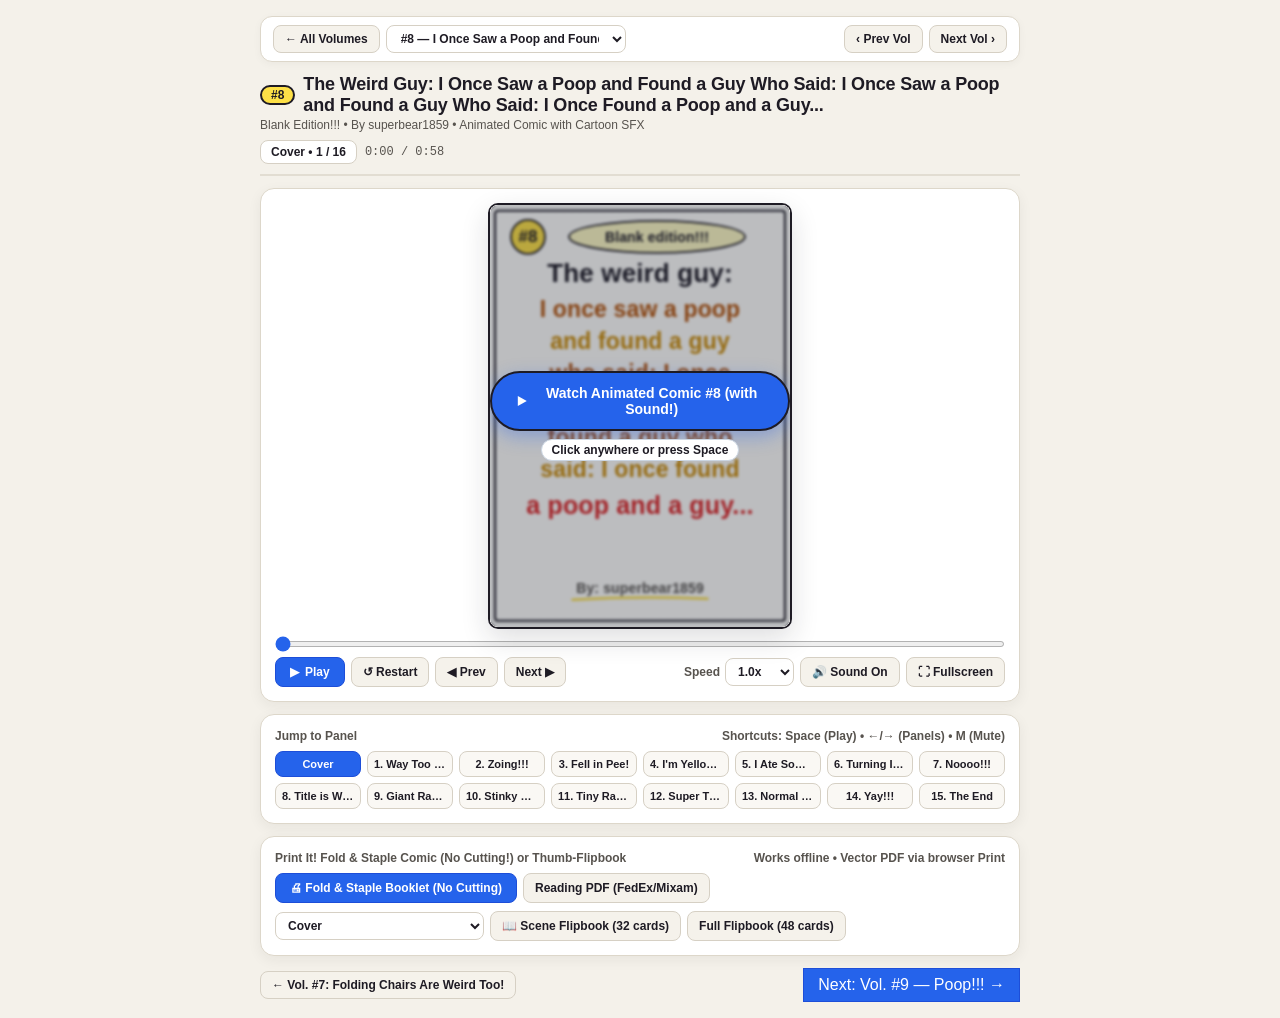
<file: volumes/08/index.html>
<!DOCTYPE html>
<html lang="en">
<head>
  <meta charset="utf-8" />
  <meta name="viewport" content="width=device-width, initial-scale=1.0" />
  <title>The Weird Guy #8: I Once Saw a Poop and Found a Guy Who Said... — Animated Comic by superbear1859</title>
  <link rel="stylesheet" href="../../assets/reader.css?v=2" />
</head>
<body>
  <div class="wrap">
    <nav id="seriesNav" class="series-nav" aria-label="Series navigation"></nav>

    <div class="topbar">
      <div>
        <div class="title-row">
          <span class="badge-num" style="background: #FDE047;">#8</span>
          <h1>The Weird Guy: I Once Saw a Poop and Found a Guy Who Said: I Once Saw a Poop and Found a Guy Who Said: I Once Found a Poop and a Guy...</h1>
        </div>
        <div class="subtitle">Blank Edition!!! &bull; By superbear1859 &bull; Animated Comic with Cartoon SFX</div>
      </div>
      <div class="meta-row">
        <span id="sceneBadge" class="pill-badge">Cover &bull; 1 / 16</span>
        <span id="timeReadout" class="time-txt">0:00 / 0:59</span>
      </div>
    </div>

    <div class="card stage-wrap">
      <div class="comic-stage-shell" id="stageContainer" title="Click to Play / Pause">
        <div id="stage" style="width:100%;height:100%;"></div>
        <div id="playOverlay">
          <button id="overlayPlayBtn">
            <svg width="18" height="18" viewBox="0 0 24 24" fill="currentColor"><polygon points="6,4 20,12 6,20"/></svg>
            Watch Animated Comic #8 (with Sound!)
          </button>
          <span class="overlay-hint">Click anywhere or press Space</span>
        </div>
      </div>

      <div class="controls">
        <input id="scrubber" type="range" min="0" max="1000" value="0" step="1" aria-label="Animation timeline" />
        <div class="btn-bar">
          <div class="btn-group">
            <button id="btnPlay" class="btn-primary"><span id="playIcon">&#9654;</span><span id="playLabel">Play</span></button>
            <button id="btnRestart" class="btn-sec" title="Restart from Cover">&#8634; Restart</button>
            <button id="btnPrev" class="btn-sec" title="Previous Panel (Left Arrow)">&#9664; Prev</button>
            <button id="btnNext" class="btn-sec" title="Next Panel (Right Arrow)">Next &#9654;</button>
          </div>
          <div class="btn-group">
            <label class="speed-lbl">Speed
              <select id="speedSelect">
                <option value="0.75">0.75x</option>
                <option value="1" selected>1.0x</option>
                <option value="1.25">1.25x</option>
              </select>
            </label>
            <button id="btnMute" class="btn-sec" title="Toggle Sound Effects (M)">&#128266; Sound On</button>
          </div>
        </div>
      </div>
    </div>

    <div class="card">
      <div class="grid-head">
        <span>Jump to Panel</span>
        <span>Shortcuts: Space (Play) &bull; &larr;/&rarr; (Panels) &bull; M (Mute)</span>
      </div>
      <div id="sceneGrid"></div>
    </div>

    <div id="bottomVolNav" class="bottom-vol-nav"></div>
  </div>

  <script src="../../assets/nav.js?v=3" data-volume-id="08"></script>
<script>
/* ============================================================================
 * THE WEIRD GUY #8: I Once Saw a Poop and Found a Guy Who Said... (Blank Edition!!!)
 * By superbear1859 — Hand-Drawn SVG Comic Engine + Web Audio Cartoon SFX Engine
 * ============================================================================ */
(function () {
  'use strict';

  const NS = 'http://www.w3.org/2000/svg';
  const INK = '#1E1B24';
  const PAPER = '#FFFEFA';
  const FONT = "'Humor Sans', 'Comic Neue', 'Comic Sans MS', 'Chalkboard SE', 'Marker Felt', cursive, sans-serif";

  const clamp = (v, a = 0, b = 1) => Math.max(a, Math.min(b, v));
  const lerp = (a, b, t) => a + (b - a) * t;
  const invLerp = (a, b, v) => clamp((v - a) / (b - a), 0, 1);
  const easeOutCubic = t => 1 - Math.pow(1 - clamp(t), 3);
  const easeInOutCubic = t => {
    t = clamp(t);
    return t < 0.5 ? 4 * t * t * t : 1 - Math.pow(-2 * t + 2, 3) / 2;
  };
  const easeOutBack = (t, s = 1.70158) => {
    t = clamp(t) - 1;
    return 1 + (s + 1) * t * t * t + s * t * t;
  };
  const easeOutBounce = t => {
    t = clamp(t);
    const n1 = 7.5625, d1 = 2.75;
    if (t < 1 / d1) return n1 * t * t;
    if (t < 2 / d1) return n1 * (t -= 1.5 / d1) * t + 0.75;
    if (t < 2.5 / d1) return n1 * (t -= 2.25 / d1) * t + 0.9375;
    return n1 * (t -= 2.625 / d1) * t + 0.984375;
  };

  const SCENES = [
    { id: 'cover',   panelNum: null, title: 'Cover',               duration: 4.3 },
    { id: 'panel1',  panelNum: 1,    title: 'Way Too Long!',       duration: 3.6 },
    { id: 'panel2',  panelNum: 2,    title: 'Zoing!!!',            duration: 3.3 },
    { id: 'panel3',  panelNum: 3,    title: 'Fell in Pee!',        duration: 3.7 },
    { id: 'panel4',  panelNum: 4,    title: "I'm Yellow!!!",       duration: 3.9 },
    { id: 'panel5',  panelNum: 5,    title: 'I Ate Some!!!',       duration: 3.6 },
    { id: 'panel6',  panelNum: 6,    title: 'Turning Into Pee!',   duration: 3.7 },
    { id: 'panel7',  panelNum: 7,    title: 'Noooo!!!',            duration: 3.2 },
    { id: 'panel8',  panelNum: 8,    title: 'Title is Wrong!',     duration: 3.6 },
    { id: 'panel9',  panelNum: 9,    title: 'Giant Ray Zap!',      duration: 3.7 },
    { id: 'panel10', panelNum: 10,   title: 'Stinky Pee Ocean!',   duration: 3.6 },
    { id: 'panel11', panelNum: 11,   title: 'Tiny Ray Zap!',       duration: 3.7 },
    { id: 'panel12', panelNum: 12,   title: 'Super Tiny Pee!',     duration: 3.6 },
    { id: 'panel13', panelNum: 13,   title: 'Normal Human Ray!',   duration: 3.7 },
    { id: 'panel14', panelNum: 14,   title: 'Yay!!!',              duration: 3.2 },
    { id: 'panel15', panelNum: 15,   title: 'The End',             duration: 4.0 }
  ];

  let acc = 0;
  for (const s of SCENES) { s.start = acc; acc += s.duration; s.end = acc; }
  const TOTAL_DURATION = acc;

  const AUDIO_CUES = [
    { sceneIdx: 0, localT: 0.08, type: 'intro_jingle' },
    { sceneIdx: 0, localT: 0.65, type: 'title_slam' },
    { sceneIdx: 1, localT: 0.45, type: 'weird_talk', count: 7, pitch: 560 },
    { sceneIdx: 2, localT: 0.10, type: 'narrator_talk', count: 4, pitch: 220 },
    { sceneIdx: 2, localT: 0.55, type: 'zoing' },
    { sceneIdx: 3, localT: 0.12, type: 'narrator_talk', count: 5, pitch: 205 },
    { sceneIdx: 3, localT: 0.65, type: 'splash' },
    { sceneIdx: 3, localT: 1.45, type: 'rage_arggh' },
    { sceneIdx: 4, localT: 0.35, type: 'weird_talk', count: 5, pitch: 620 },
    { sceneIdx: 4, localT: 1.55, type: 'weird_talk', count: 7, pitch: 560 },
    { sceneIdx: 5, localT: 0.35, type: 'weird_yell', pitch: 660 },
    { sceneIdx: 5, localT: 1.45, type: 'weird_talk', count: 5, pitch: 580 },
    { sceneIdx: 6, localT: 0.35, type: 'morph_squish' },
    { sceneIdx: 6, localT: 1.25, type: 'weird_talk', count: 6, pitch: 620 },
    { sceneIdx: 7, localT: 0.30, type: 'splash' },
    { sceneIdx: 7, localT: 1.05, type: 'weird_yell', pitch: 580 },
    { sceneIdx: 8, localT: 0.12, type: 'narrator_talk', count: 5, pitch: 205 },
    { sceneIdx: 8, localT: 1.25, type: 'weird_talk', count: 5, pitch: 540 },
    { sceneIdx: 9, localT: 0.12, type: 'narrator_talk', count: 3, pitch: 215 },
    { sceneIdx: 9, localT: 0.70, type: 'zap_grow' },
    { sceneIdx: 10, localT: 0.20, type: 'ocean_wave' },
    { sceneIdx: 10, localT: 1.05, type: 'weird_talk', count: 8, pitch: 560 },
    { sceneIdx: 11, localT: 0.75, type: 'zap_shrink' },
    { sceneIdx: 11, localT: 1.85, type: 'ding' },
    { sceneIdx: 11, localT: 2.05, type: 'weird_talk', count: 3, pitch: 720 },
    { sceneIdx: 12, localT: 0.55, type: 'weird_talk', count: 7, pitch: 780 },
    { sceneIdx: 13, localT: 0.75, type: 'zap_human' },
    { sceneIdx: 14, localT: 0.25, type: 'pop_human' },
    { sceneIdx: 14, localT: 0.95, type: 'weird_talk', count: 3, pitch: 640 },
    { sceneIdx: 15, localT: 0.45, type: 'outro_jingle' },
    { sceneIdx: 15, localT: 1.35, type: 'boing_hop' },
    { sceneIdx: 15, localT: 1.75, type: 'weird_talk', count: 4, pitch: 660 }
  ].map((c, idx) => ({ ...c, id: idx, globalT: SCENES[c.sceneIdx].start + c.localT }));

  // --- SVG Primitives ---
  const esc = str => String(str).replace(/&/g, '&amp;').replace(/</g, '&lt;').replace(/>/g, '&gt;').replace(/"/g, '&quot;');

  function svgText(x, y, text, opts = {}) {
    const { size = 28, weight = '700', fill = INK, anchor = 'middle', rot = 0, opacity = 1, stroke = 'none', strokeWidth = 0, letterSpacing = 0.3 } = opts;
    if (opacity <= 0.005) return '';
    const tf = rot ? ` transform="rotate(${rot.toFixed(1)} ${x.toFixed(1)} ${y.toFixed(1)})"` : '';
    const st = stroke !== 'none' ? ` stroke="${stroke}" stroke-width="${strokeWidth}" stroke-linejoin="round" paint-order="stroke"` : '';
    return `<text x="${x.toFixed(1)}" y="${y.toFixed(1)}" font-family="${FONT}" font-size="${size}" font-weight="${weight}" fill="${fill}" text-anchor="${anchor}" letter-spacing="${letterSpacing}" opacity="${opacity.toFixed(3)}"${st}${tf}>${esc(text)}</text>`;
  }

  function svgMultiText(x, y, lines, opts = {}) {
    const lineH = opts.lineHeight || (opts.size || 24) * 1.18;
    const startY = y - ((lines.length - 1) * lineH) / 2;
    return lines.map((line, i) => svgText(x, startY + i * lineH, line, opts)).join('');
  }

  function speechBubble(opts) {
    const { cx, cy, rx, ry, tailX, tailY, lines = [], fontSize = 22, lineHeight, fill = '#FFFFFF', stroke = INK, strokeWidth = 3.2, textColor = INK, spiky = false, scale = 1, opacity = 1, rot = 0 } = opts;
    if (opacity <= 0.005 || scale <= 0.01) return '';
    let shape = '';
    if (spiky) {
      const spikes = 16, pts = [];
      for (let i = 0; i < spikes * 2; i++) {
        const a = (i / (spikes * 2)) * Math.PI * 2;
        const m = i % 2 === 0 ? 1.12 : 0.88;
        pts.push(`${(Math.cos(a) * rx * m).toFixed(1)},${(Math.sin(a) * ry * m).toFixed(1)}`);
      }
      let tail = '';
      if (tailX !== undefined && tailY !== undefined) {
        const dx = tailX - cx, dy = tailY - cy, ang = Math.atan2(dy, dx);
        tail = `<path d="M ${(Math.cos(ang - 0.25) * rx * 0.72).toFixed(1)} ${(Math.sin(ang - 0.25) * ry * 0.72).toFixed(1)} L ${dx.toFixed(1)} ${dy.toFixed(1)} L ${(Math.cos(ang + 0.25) * rx * 0.72).toFixed(1)} ${(Math.sin(ang + 0.25) * ry * 0.72).toFixed(1)}" fill="${fill}" stroke="${stroke}" stroke-width="${strokeWidth}" stroke-linejoin="round" stroke-linecap="round"/>`;
      }
      shape = `${tail}<polygon points="${pts.join(' ')}" fill="${fill}" stroke="${stroke}" stroke-width="${strokeWidth}" stroke-linejoin="round"/>`;
    } else {
      const k = 0.55228;
      const d = [
        `M 0 ${(-ry).toFixed(1)}`,
        `C ${(rx * k * 1.03).toFixed(1)} ${(-ry * 0.99).toFixed(1)}, ${(rx * 1.02).toFixed(1)} ${(-ry * k).toFixed(1)}, ${(rx * 0.99).toFixed(1)} 0`,
        `C ${(rx * 1.01).toFixed(1)} ${(ry * k * 1.02).toFixed(1)}, ${(rx * k).toFixed(1)} ${(ry * 1.02).toFixed(1)}, 0 ${(ry * 0.99).toFixed(1)}`,
        `C ${(-rx * k * 1.02).toFixed(1)} ${(ry * 1.01).toFixed(1)}, ${(-rx * 1.02).toFixed(1)} ${(ry * k).toFixed(1)}, ${(-rx * 0.99).toFixed(1)} 0`,
        `C ${(-rx * 1.01).toFixed(1)} ${(-ry * k * 1.02).toFixed(1)}, ${(-rx * k).toFixed(1)} ${(-ry * 1.02).toFixed(1)}, 0 ${(-ry).toFixed(1)} Z`
      ].join(' ');
      let tail = '', maskPatch = '';
      if (tailX !== undefined && tailY !== undefined) {
        const dx = tailX - cx, dy = tailY - cy, ang = Math.atan2(dy, dx);
        const b1x = Math.cos(ang - 0.24) * rx * 0.85, b1y = Math.sin(ang - 0.24) * ry * 0.85;
        const b2x = Math.cos(ang + 0.24) * rx * 0.85, b2y = Math.sin(ang + 0.24) * ry * 0.85;
        const midX = (b1x + b2x) * 0.35 + dx * 0.35, midY = (b1y + b2y) * 0.35 + dy * 0.35;
        tail = `<path d="M ${b1x.toFixed(1)} ${b1y.toFixed(1)} Q ${midX.toFixed(1)} ${midY.toFixed(1)} ${dx.toFixed(1)} ${dy.toFixed(1)} Q ${(midX + (b2x - b1x) * 0.3).toFixed(1)} ${(midY + (b2y - b1y) * 0.3).toFixed(1)} ${b2x.toFixed(1)} ${b2y.toFixed(1)}" fill="${fill}" stroke="${stroke}" stroke-width="${strokeWidth}" stroke-linejoin="round" stroke-linecap="round"/>`;
        maskPatch = `<path d="M ${(b1x * 0.95).toFixed(1)} ${(b1y * 0.95).toFixed(1)} L ${(dx * 0.78).toFixed(1)} ${(dy * 0.78).toFixed(1)} L ${(b2x * 0.95).toFixed(1)} ${(b2y * 0.95).toFixed(1)} Z" fill="${fill}" stroke="none"/>`;
      }
      shape = `${tail}<path d="${d}" fill="${fill}" stroke="${stroke}" stroke-width="${strokeWidth}" stroke-linejoin="round"/>${maskPatch}`;
    }
    const txt = svgMultiText(0, 6, lines, { size: fontSize, lineHeight: lineHeight || fontSize * 1.15, fill: textColor });
    return `<g transform="translate(${cx.toFixed(1)} ${cy.toFixed(1)}) rotate(${rot.toFixed(1)}) scale(${scale.toFixed(3)})" opacity="${opacity.toFixed(3)}">${shape}${txt}</g>`;
  }

  function handArrow(x1, y1, x2, y2, cx, cy, color = INK) {
    const ang = Math.atan2(y2 - cy, x2 - cx), len = 13;
    return `<g stroke="${color}" stroke-width="3.2" fill="none" stroke-linecap="round" stroke-linejoin="round">
      <path d="M ${x1.toFixed(1)} ${y1.toFixed(1)} Q ${cx.toFixed(1)} ${cy.toFixed(1)} ${x2.toFixed(1)} ${y2.toFixed(1)}"/>
      <path d="M ${(x2 - Math.cos(ang - 0.5) * len).toFixed(1)} ${(y2 - Math.sin(ang - 0.5) * len).toFixed(1)} L ${x2.toFixed(1)} ${y2.toFixed(1)} L ${(x2 - Math.cos(ang + 0.5) * len).toFixed(1)} ${(y2 - Math.sin(ang + 0.5) * len).toFixed(1)}"/>
    </g>`;
  }

  function stinkLines({ x = 0, y = 0, count = 3, spread = 48, height = 95, t = 0, color = '#CA8A04', strokeWidth = 3.2, opacity = 0.8 }) {
    let svg = '';
    for (let i = 0; i < count; i++) {
      const frac = count === 1 ? 0 : (i / (count - 1)) - 0.5;
      const sx = x + frac * spread * 2;
      const w1 = Math.sin(t * 5.2 + i * 1.7) * 12;
      const w2 = Math.cos(t * 4.4 + i * 2.1) * 14;
      const h = height * (0.85 + 0.25 * (i % 2));
      svg += `<path d="M ${sx.toFixed(1)} ${y.toFixed(1)} C ${(sx + w1).toFixed(1)} ${(y - h * 0.35).toFixed(1)}, ${(sx - w2).toFixed(1)} ${(y - h * 0.7).toFixed(1)}, ${(sx + w1 * 0.8).toFixed(1)} ${(y - h).toFixed(1)}" fill="none" stroke="${color}" stroke-width="${strokeWidth}" stroke-linecap="round" opacity="${opacity}"/>`;
    }
    return svg;
  }

  // Steaming yellow puddle of pee (Panels 6, 7, 8, 9, 12, 13!)
  function peePuddle({ x = 300, y = 500, scale = 1, rot = 0, t = 0, stinkCount = 3, stinkHeight = 105, flash = 0, opacity = 1 }) {
    if (opacity <= 0.005 || scale <= 0.01) return '';
    const fill = flash > 0.3 ? '#FFFFFF' : '#FDE047';
    const ripple = Math.sin(t * 7) * 4;
    return `<g transform="translate(${x.toFixed(1)} ${y.toFixed(1)}) rotate(${rot.toFixed(1)}) scale(${scale.toFixed(3)})" opacity="${opacity.toFixed(3)}">
      ${stinkLines({ x: 0, y: -78, count: stinkCount, spread: 58, height: stinkHeight, t })}
      <path d="M -86 -42 C -118 -8, -96 58, -32 82 C 34 106, 112 72, 108 14 C 104 -32, 68 -52, 42 -84 C 10 -106, -56 -82, -86 -42 Z"
            fill="${fill}" stroke="#CA8A04" stroke-width="4.2" stroke-linejoin="round"/>
      <path d="M -48 -18 Q ${(0 + ripple).toFixed(1)} -32 48 -14 M -54 22 Q ${(0 - ripple).toFixed(1)} 10 56 26 M -36 52 Q ${(0 + ripple).toFixed(1)} 42 42 54"
            fill="none" stroke="#EAB308" stroke-width="4" stroke-linecap="round"/>
    </g>`;
  }

  // Mini comic cover prop (Panels 1 & 2!)
  function miniComic({ x, y, rot = 0, scale = 1 }) {
    return `<g transform="translate(${x.toFixed(1)} ${y.toFixed(1)}) rotate(${rot.toFixed(1)}) scale(${scale.toFixed(3)})">
      <rect x="-32" y="-50" width="64" height="100" rx="4" fill="#FFFBEB" stroke="${INK}" stroke-width="3"/>
      <circle cx="-18" cy="-36" r="7" fill="#FDE047" stroke="${INK}" stroke-width="1.8"/>
      <rect x="-6" y="-42" width="30" height="11" rx="5" fill="#FEF9C3" stroke="${INK}" stroke-width="1.6"/>
      <g stroke="#78716C" stroke-width="2.4" stroke-linecap="round">
        <line x1="-22" y1="-20" x2="22" y2="-20"/>
        <line x1="-22" y1="-10" x2="20" y2="-10"/>
        <line x1="-22" y1="0" x2="24" y2="0"/>
        <line x1="-22" y1="10" x2="18" y2="10"/>
        <line x1="-22" y1="20" x2="22" y2="20"/>
        <line x1="-22" y1="30" x2="16" y2="30"/>
        <line x1="-22" y1="40" x2="22" y2="40"/>
      </g>
    </g>`;
  }

  // Sci-Fi Ray Gun (Giant Ray, Tiny Ray, Normal Human Ray!)
  function rayGun({ x, y, scale = 1, rot = 0, labelLines = ['Giant', 'ray'], bodyFill = '#E2E8F0', accent = '#FACC15', zapping = false, zapLen = 175, t = 0 }) {
    const jitter = zapping ? Math.sin(t * 60) * 3 : 0;
    let zapSvg = '';
    if (zapping && zapLen > 10) {
      const segs = 6;
      let d1 = 'M -62 0', d2 = 'M -62 8';
      for (let i = 1; i <= segs; i++) {
        const px = -62 - (zapLen * i) / segs;
        const py = (i % 2 === 0 ? -18 : 18) + Math.sin(t * 45 + i * 2) * 6;
        d1 += ` L ${px.toFixed(1)} ${(py - 6).toFixed(1)}`;
        d2 += ` L ${px.toFixed(1)} ${(py + 12).toFixed(1)}`;
      }
      zapSvg = `<g>
        <path d="${d1}" fill="none" stroke="${accent}" stroke-width="9" stroke-linecap="round" stroke-linejoin="round" opacity="0.55"/>
        <path d="${d1}" fill="none" stroke="${INK}" stroke-width="3.5" stroke-linecap="round" stroke-linejoin="round"/>
        <path d="${d2}" fill="none" stroke="${accent}" stroke-width="6" stroke-linecap="round" stroke-linejoin="round" opacity="0.7"/>
        <path d="${d2}" fill="none" stroke="${INK}" stroke-width="2.8" stroke-linecap="round" stroke-linejoin="round"/>
        <circle cx="${(-62 - zapLen).toFixed(1)}" cy="4" r="${(16 + Math.sin(t * 40) * 5).toFixed(1)}" fill="${accent}" opacity="0.75"/>
      </g>`;
    }
    const fontSz = labelLines.length >= 3 ? 18 : 25;
    return `<g transform="translate(${(x + jitter).toFixed(1)} ${y.toFixed(1)}) rotate(${rot.toFixed(1)}) scale(${scale.toFixed(3)})">
      ${zapSvg}
      <rect x="-42" y="-76" width="54" height="36" rx="6" fill="#CBD5E1" stroke="${INK}" stroke-width="3.4"/>
      <ellipse cx="-42" cy="-58" rx="11" ry="18" fill="${INK}"/>
      <polygon points="8,42 38,42 28,92 -4,92" fill="#94A3B8" stroke="${INK}" stroke-width="3.4" stroke-linejoin="round"/>
      <polygon points="-14,42 4,42 -4,68 -20,68" fill="#CBD5E1" stroke="${INK}" stroke-width="3" stroke-linejoin="round"/>
      <rect x="-46" y="-42" width="114" height="86" rx="10" fill="${bodyFill}" stroke="${INK}" stroke-width="3.8"/>
      <ellipse cx="-48" cy="2" rx="22" ry="36" fill="${INK}" stroke="${INK}" stroke-width="3.4"/>
      <ellipse cx="-52" cy="2" rx="11" ry="22" fill="${zapping ? accent : '#475569'}"/>
      ${svgMultiText(18, 4, labelLines, { size: fontSz, lineHeight: fontSz * 1.1, fill: INK })}
    </g>`;
  }

  function weirdGuy(opts = {}) {
    const {
      x = 300, y = 500, scale = 1, rot = 0,
      eyes = 'normal', mouth = 'open', arms = 'out',
      yellowStained = false, peeMorph = 0, holdComic = false,
      t = 0, opacity = 1
    } = opts;
    if (opacity <= 0.005) return '';
    const fillSkin = yellowStained ? '#FEF08A' : '#FFFFFF';
    const mouthPulse = mouth === 'yell' ? 1 + Math.sin(t * 28) * 0.09 : 1;
    const hw = Math.sin(t * 14) * 2.5;

    let bodySvg = '';
    if (peeMorph > 0.01) {
      const stickOp = clamp(1 - peeMorph * 1.4);
      const pS = easeOutBack(clamp(peeMorph));
      if (stickOp > 0.02) {
        bodySvg += `<g opacity="${stickOp.toFixed(2)}">
          <path d="M -5 51 Q -14 75 -22 98 M 5 51 Q 14 75 22 98" stroke="${INK}" stroke-width="3.6" stroke-linecap="round" fill="none"/>
          <path d="M -2 -8 C -16 -2, -16 44, 0 54 C 15 44, 15 -2, 2 -8 Z" fill="${fillSkin}" stroke="${INK}" stroke-width="3.6"/>
        </g>`;
      }
      bodySvg += peePuddle({ x: -12, y: 78, scale: 1.05 * pS, stinkCount: 3, stinkHeight: 95, t });
    } else {
      const torso = `<path d="M -2 -8 C -16 -2, -16 44, 0 54 C 15 44, 15 -2, 2 -8 Z" fill="${fillSkin}" stroke="${INK}" stroke-width="3.6" stroke-linejoin="round"/>`;
      const legSvg = `<path d="M -5 51 Q -14 75 -22 98 M 5 51 Q 14 75 22 98" stroke="${INK}" stroke-width="3.6" stroke-linecap="round" fill="none"/>`;
      let armSvg = `<path d="M -11 14 L -48 22 M 11 14 L 48 18" stroke="${INK}" stroke-width="3.6" stroke-linecap="round"/>`;
      if (holdComic) {
        armSvg = `<path d="M -11 16 L -95 8 M 11 16 L 48 18" stroke="${INK}" stroke-width="3.6" stroke-linecap="round"/>
          ${miniComic({ x: -125, y: 24, rot: -4, scale: 0.92 })}`;
      } else if (arms === 'up') {
        armSvg = `<path d="M -11 12 L -52 -20 M 11 12 L 52 -16" stroke="${INK}" stroke-width="3.6" stroke-linecap="round"/>`;
      }
      bodySvg = `${legSvg}${torso}${armSvg}`;
    }

    const head = `<path d="M 0 -92 C 26 -93, 44 -74, 42 -48 C 43 -22, 24 -7, 0 -8 C -25 -7, -43 -23, -42 -49 C -43 -75, -24 -92, 0 -92 Z" fill="${fillSkin}" stroke="${INK}" stroke-width="3.8" stroke-linejoin="round"/>`;
    const hair = `<path d="M ${(-16 + hw * 0.4).toFixed(1)} -122 L -1 -91 L ${(17 + hw * 0.4).toFixed(1)} -124" fill="none" stroke="${INK}" stroke-width="3.6" stroke-linecap="round" stroke-linejoin="round"/>`;
    let eyeSvg = `<path d="M -12 -75 L -11 -56 M 12 -75 L 13 -56" stroke="${INK}" stroke-width="3.6" stroke-linecap="round"/>`;
    if (eyes === 'angry') eyeSvg = `<path d="M -14 -76 L -12 -55 M 14 -76 L 12 -55" stroke="${INK}" stroke-width="4.2" stroke-linecap="round"/>`;
    else if (eyes === 'squint') eyeSvg = `<path d="M -22 -70 L -10 -62 L -22 -54 M 22 -70 L 10 -62 L 22 -54" fill="none" stroke="${INK}" stroke-width="3.5" stroke-linecap="round" stroke-linejoin="round"/>`;

    const mouthSvg = mouth === 'yell'
      ? `<g transform="translate(0 -34) scale(1 ${mouthPulse.toFixed(3)})"><ellipse cx="0" cy="0" rx="14" ry="20" fill="${INK}"/><ellipse cx="0" cy="10" rx="8" ry="6" fill="#DC2626" opacity="0.85"/></g>`
      : `<ellipse cx="0" cy="-36" rx="12" ry="17" fill="${INK}"/>`;

    const drips = yellowStained ? `<g fill="#FACC15" stroke="#CA8A04" stroke-width="2" opacity="0.85">
      <circle cx="-38" cy="48" r="6"/>
      <circle cx="32" cy="64" r="5"/>
      <circle cx="-18" cy="108" r="7"/>
      <circle cx="24" cy="112" r="5"/>
    </g>` : '';

    return `<g transform="translate(${x.toFixed(1)} ${y.toFixed(1)}) rotate(${rot.toFixed(1)}) scale(${scale.toFixed(3)})" opacity="${opacity.toFixed(3)}">
      ${bodySvg}${head}${hair}${eyeSvg}${mouthSvg}${drips}
    </g>`;
  }

  function peeOceanBg({ t = 0 }) {
    const w = Math.sin(t * 4) * 16;
    return `<g>
      <path d="M -40 120 Q ${(150 + w).toFixed(1)} 88 300 120 T 640 120 L 640 860 L -40 860 Z" fill="#FEF08A" stroke="#CA8A04" stroke-width="4"/>
      <path d="M -20 265 Q ${(180 - w).toFixed(1)} 235 340 265 T 640 265" fill="none" stroke="#EAB308" stroke-width="4.5" stroke-linecap="round"/>
      <path d="M -20 435 Q ${(160 + w).toFixed(1)} 405 320 435 T 640 435" fill="none" stroke="#EAB308" stroke-width="4.5" stroke-linecap="round"/>
      <path d="M -20 625 Q ${(190 - w).toFixed(1)} 595 360 625 T 640 625" fill="none" stroke="#CA8A04" stroke-width="4" stroke-linecap="round" opacity="0.65"/>
      <path d="M -20 755 Q ${(170 + w).toFixed(1)} 725 340 755 T 640 755" fill="none" stroke="#CA8A04" stroke-width="4" stroke-linecap="round" opacity="0.55"/>
      ${stinkLines({ x: 300, y: 112, count: 6, spread: 230, height: 95, t, color: '#A16207', strokeWidth: 3.5, opacity: 0.65 })}
    </g>`;
  }

  function wrapPanel(innerSvg, { panelNum = null, shakeX = 0, shakeY = 0, bg = PAPER } = {}) {
    const badge = panelNum !== null
      ? `<g opacity="0.78"><rect x="20" y="786" width="38" height="32" rx="7" fill="#FFF" stroke="${INK}" stroke-width="2.4"/>${svgText(39, 810, String(panelNum), { size: 21 })}</g>`
      : '';
    return `<svg xmlns="${NS}" viewBox="0 0 600 840" width="100%" height="100%" style="background:${bg};">
      <defs>
        <clipPath id="pc8"><rect x="12" y="12" width="576" height="816" rx="4"/></clipPath>
        <pattern id="ht8" width="16" height="16" patternUnits="userSpaceOnUse"><circle cx="4" cy="4" r="1.2" fill="#94A3B8" opacity="0.12"/></pattern>
      </defs>
      <rect x="0" y="0" width="600" height="840" fill="${bg}"/>
      <rect x="12" y="12" width="576" height="816" fill="url(#ht8)"/>
      <g clip-path="url(#pc8)"><g transform="translate(${shakeX.toFixed(1)} ${shakeY.toFixed(1)})">${innerSvg}</g></g>
      <rect x="10" y="10" width="580" height="820" rx="6" fill="none" stroke="${INK}" stroke-width="4.2"/>
      ${badge}
    </svg>`;
  }

  function renderScene(sceneIdx, localT) {
    const s = SCENES[sceneIdx];
    const t = clamp(localT, 0, s.duration);
    let out = '', shakeX = 0, shakeY = 0, bg = PAPER;

    switch (sceneIdx) {
      case 0: { // COVER — Entire page filled with recursive mega-title!
        const bS = easeOutBack(invLerp(0.05, 0.4, t));
        const aOp = invLerp(2.7, 3.2, t);
        out += `<g transform="translate(76 62) scale(${bS.toFixed(3)})"><circle cx="0" cy="0" r="34" fill="#FDE047" stroke="${INK}" stroke-width="3.6"/>${svgText(0, 11, '#8', { size: 34 })}</g>`;
        out += `<g transform="translate(334 62) scale(${bS.toFixed(3)})"><ellipse cx="0" cy="0" rx="176" ry="32" fill="#FEF9C3" stroke="${INK}" stroke-width="3.4"/>${svgText(0, 10, 'Blank edition!!!', { size: 28 })}</g>`;

        const lines = [
          { txt: 'The weird guy:', y: 152, size: 52, fill: INK, t0: 0.15 },
          { txt: 'I once saw a poop', y: 222, size: 46, fill: '#B45309', t0: 0.38 },
          { txt: 'and found a guy', y: 286, size: 46, fill: '#CA8A04', t0: 0.60 },
          { txt: 'who said: I once', y: 350, size: 46, fill: '#B45309', t0: 0.82 },
          { txt: 'saw a poop and', y: 414, size: 46, fill: '#CA8A04', t0: 1.04 },
          { txt: 'found a guy who', y: 478, size: 46, fill: '#B45309', t0: 1.26 },
          { txt: 'said: I once found', y: 542, size: 46, fill: '#CA8A04', t0: 1.48 },
          { txt: 'a poop and a guy...', y: 616, size: 50, fill: '#DC2626', t0: 1.72 }
        ];
        for (const ln of lines) {
          const op = invLerp(ln.t0, ln.t0 + 0.28, t);
          const dy = lerp(-20, 0, easeOutCubic(op));
          out += svgText(300, ln.y + dy, ln.txt, { size: ln.size, fill: ln.fill, opacity: op });
        }

        out += `<g opacity="${aOp.toFixed(3)}">
          ${svgText(300, 775, 'By: superbear1859', { size: 28, fill: '#57534E' })}
          <path d="M 165 788 Q 300 780 435 786" fill="none" stroke="#FDE047" stroke-width="5" stroke-linecap="round"/>
        </g>`;
        break;
      }

      case 1: { // Panel 1: Holding the mini comic! "That title is hyper, way too long!!!"
        out += weirdGuy({ x: 325, y: 575, scale: 1.18, holdComic: true, eyes: 'angry', mouth: 'yell', t });
        out += speechBubble({
          cx: 382, cy: 255, rx: 162, ry: 112,
          tailX: 332, tailY: 440,
          lines: ['That title is', 'hyper, way', 'too long!!!'],
          fontSize: 32, scale: easeOutBack(invLerp(0.4, 0.9, t)), fill: '#FEF9C3', textColor: '#B91C1C'
        });
        break;
      }

      case 2: { // Panel 2: "No it's not!!!!!!!!!" + "zoing!!!"
        const fly = easeOutCubic(invLerp(0.45, 1.55, t));
        const gx = lerp(180, 355, fly);
        if (t > 0.5 && t < 0.95) shakeX = Math.sin(t * 72) * 6;

        out += svgMultiText(300, 122, ["No it's", 'not!!!!!!!!!'], { size: 62, lineHeight: 68, fill: '#DC2626', opacity: invLerp(0.06, 0.38, t) });

        // Speed lines behind blasted Weird Guy
        out += `<g stroke="${INK}" stroke-width="4" stroke-linecap="round" opacity="${clamp(fly * 1.2).toFixed(2)}">
          <line x1="65" y1="440" x2="${(gx - 120).toFixed(1)}" y2="440"/>
          <line x1="48" y1="485" x2="${(gx - 135).toFixed(1)}" y2="485" stroke="#F59E0B" stroke-width="5"/>
          <line x1="82" y1="530" x2="${(gx - 115).toFixed(1)}" y2="530"/>
        </g>`;

        // Mini comic flying ahead of him!
        out += miniComic({ x: lerp(260, 485, fly), y: lerp(420, 345, fly), rot: lerp(0, 72, fly), scale: 0.72 });
        out += weirdGuy({ x: gx, y: 485, scale: 1.12, rot: 90, eyes: 'squint', mouth: 'yell', t });

        out += `<g transform="translate(310 685) rotate(-5) scale(${easeOutBack(invLerp(0.55, 1.0, t)).toFixed(3)})">
          ${svgText(0, 0, 'zoing!!!', { size: 78, fill: '#EA580C', stroke: '#FEF9C3', strokeWidth: 7 })}
        </g>`;
        break;
      }

      case 3: { // Panel 3: "You fell in pee!!!" + plop!!! splash!!! + Arggh!!!
        const plunge = easeOutBounce(invLerp(0.35, 1.0, t));
        const w = Math.sin(t * 14) * 8;
        out += svgMultiText(300, 118, ['You fell', 'in pee!!!'], { size: 60, lineHeight: 68, fill: '#CA8A04', opacity: invLerp(0.08, 0.45, t) });

        // Pit of bubbling steaming pee!
        out += `<rect x="112" y="548" width="286" height="248" rx="8" fill="#FDE047" stroke="#CA8A04" stroke-width="4"/>`;
        out += `<path d="M 112 562 Q ${(185 + w).toFixed(1)} 538 255 562 T 398 562 L 398 796 L 112 796 Z" fill="#FEF08A" stroke="#CA8A04" stroke-width="3.5"/>`;
        out += stinkLines({ x: 255, y: 528, count: 3, spread: 70, height: 85, t });

        // Weird Guy plunged upside down into the pee!
        out += weirdGuy({ x: 252, y: lerp(330, 682, plunge), scale: 0.92, rot: 178, eyes: 'squint', mouth: 'yell', t });

        // "pee" label & arrow
        out += svgText(255, 378, 'pee', { size: 52, fill: '#CA8A04' });
        out += handArrow(255, 396, 255, 515, 265, 455, '#CA8A04');

        // "plop!!! splash!!!" SFX
        out += `<g opacity="${invLerp(0.6, 1.05, t).toFixed(2)}">
          ${svgText(495, 518, 'plop!!!', { size: 38, fill: '#EA580C', rot: -6 })}
          ${svgText(495, 565, 'splash!!!', { size: 36, fill: '#CA8A04', rot: 4 })}
        </g>`;

        out += speechBubble({
          cx: 486, cy: 695, rx: 94, ry: 60,
          tailX: 315, tailY: 722,
          lines: ['Arggh!!!'],
          fontSize: 34, scale: easeOutBack(invLerp(1.35, 1.8, t)), spiky: true, fill: '#FEE2E2', textColor: '#B91C1C'
        });
        break;
      }

      case 4: { // Panel 4: Stained bright yellow! "I'm yellow!!!" / "I once saw a poop, but not bathed in pee!!!"
        out += stinkLines({ x: 355, y: 405, count: 4, spread: 68, height: 110, t });
        out += weirdGuy({ x: 365, y: 540, scale: 1.15, yellowStained: true, eyes: 'angry', mouth: 'yell', t });

        out += speechBubble({
          cx: 452, cy: 215, rx: 108, ry: 72,
          tailX: 382, tailY: 412,
          lines: ["I'm", 'yellow!!!'],
          fontSize: 34, scale: easeOutBack(invLerp(0.3, 0.8, t)), fill: '#FEF08A', textColor: '#A16207'
        });

        out += speechBubble({
          cx: 158, cy: 525, rx: 128, ry: 158,
          tailX: 308, tailY: 488,
          lines: ['I once', 'saw a', 'poop, but', 'not bathed', 'in pee!!!'],
          fontSize: 28, scale: easeOutBack(invLerp(1.45, 1.95, t)), fill: '#FFFFFF', textColor: INK
        });
        break;
      }

      case 5: { // Panel 5: "Noooooooo!!!" / "I ate some!!!"
        out += weirdGuy({ x: 405, y: 515, scale: 1.15, yellowStained: true, eyes: 'angry', mouth: 'yell', t });

        out += speechBubble({
          cx: 185, cy: 285, rx: 128, ry: 92,
          tailX: 342, tailY: 445,
          lines: ['Nooo-', 'oooo-', 'oo!!!'],
          fontSize: 34, scale: easeOutBack(invLerp(0.3, 0.8, t)), spiky: true, fill: '#FEE2E2', textColor: '#DC2626'
        });

        out += speechBubble({
          cx: 192, cy: 650, rx: 126, ry: 88,
          tailX: 352, tailY: 515,
          lines: ['I ate', 'some!!!'],
          fontSize: 38, scale: easeOutBack(invLerp(1.4, 1.85, t)), fill: '#FEF08A', textColor: '#A16207'
        });
        break;
      }

      case 6: { // Panel 6: "I'm turning into peeeee!!!"
        const morph = easeInOutCubic(invLerp(0.3, 1.55, t));
        const wob = Math.sin(t * 26) * 3 * morph;
        out += weirdGuy({ x: 375 + wob, y: 500, scale: 1.15, yellowStained: true, peeMorph: morph, eyes: 'angry', mouth: 'yell', t });

        out += speechBubble({
          cx: 175, cy: 365, rx: 132, ry: 116,
          tailX: 325, tailY: 448,
          lines: ["I'm", 'turning', 'into', 'peeeee!!!'],
          fontSize: 32, scale: easeOutBack(invLerp(1.15, 1.65, t)), fill: '#FEF08A', textColor: '#A16207'
        });
        break;
      }

      case 7: { // Panel 7: Full yellow steaming pee puddle! "Noooo!!!"
        const pop = easeOutBack(invLerp(0.08, 0.7, t));
        out += peePuddle({ x: 300, y: 425, scale: 1.65 * pop, t, stinkCount: 4, stinkHeight: 135 });
        out += speechBubble({
          cx: 265, cy: 695, rx: 132, ry: 74,
          tailX: 285, tailY: 545,
          lines: ['Noooo!!!'],
          fontSize: 44, scale: easeOutBack(invLerp(0.95, 1.45, t)), fill: '#FEE2E2', textColor: '#DC2626'
        });
        break;
      }

      case 8: { // Panel 8: "The title is wrong!!!" / "I hate being pee!!!"
        out += svgMultiText(300, 128, ['The title', 'is wrong!!!'], { size: 58, lineHeight: 66, fill: '#DC2626', opacity: invLerp(0.08, 0.45, t) });
        out += peePuddle({ x: 265, y: 485, scale: 1.5, t, stinkCount: 4, stinkHeight: 105 });
        out += speechBubble({
          cx: 438, cy: 710, rx: 128, ry: 78,
          tailX: 355, tailY: 590,
          lines: ['I hate', 'being', 'pee!!!'],
          fontSize: 30, scale: easeOutBack(invLerp(1.15, 1.65, t)), fill: '#FEF9C3', textColor: '#A16207'
        });
        break;
      }

      case 9: { // Panel 9: "Uh-oh!!!" + Giant Ray fires "zap!!!"
        const zapP = invLerp(0.65, 2.2, t);
        const growS = lerp(1.15, 1.72, easeInOutCubic(zapP));
        const flash = (t > 0.68 && t < 1.9) ? (Math.sin(t * 48) > 0 ? 0.8 : 0) : 0;
        if (t > 0.68 && t < 1.8) shakeX = Math.sin(t * 62) * 5;

        out += svgText(265, 108, 'Uh-oh!!!', { size: 64, fill: '#1D4ED8', opacity: invLerp(0.08, 0.45, t) });
        out += peePuddle({ x: 205, y: 525, scale: growS, t, stinkCount: 3, stinkHeight: 115, flash });

        const zapping = t > 0.65;
        out += rayGun({ x: 486, y: 515, scale: 0.96, labelLines: ['Giant', 'ray'], bodyFill: '#E2E8F0', accent: '#FACC15', zapping, zapLen: 155, t });

        if (zapping) {
          out += `<g transform="translate(425 368) rotate(-14) scale(${easeOutBack(invLerp(0.65, 1.05, t)).toFixed(3)})">
            ${svgText(0, 0, 'zap!!!', { size: 58, fill: '#EAB308', stroke: INK, strokeWidth: 4 })}
          </g>`;
        }
        break;
      }

      case 10: { // Panel 10: "The whole world is a stinky pee ocean!!!"
        bg = '#FEF9C3';
        out += peeOceanBg({ t });
        out += speechBubble({
          cx: 300, cy: 395, rx: 245, ry: 215,
          tailX: 300, tailY: 685,
          lines: ['The whole', 'world is a', 'stinky pee', 'ocean!!!'],
          fontSize: 54, lineHeight: 68, scale: easeOutBack(invLerp(0.85, 1.4, t)),
          fill: '#FFFBEB', textColor: '#A16207'
        });
        break;
      }

      case 11: { // Panel 11: Inside pee ocean + "tiny ray" fires "Zap!!!" + "Yes!!!"
        bg = '#FEF9C3';
        out += peeOceanBg({ t });
        const zapping = t > 0.72;
        if (t > 0.72 && t < 1.65) shakeX = Math.sin(t * 58) * 4;

        out += rayGun({ x: lerp(650, 472, easeOutBack(invLerp(0.25, 0.75, t))), y: 315, scale: 0.85, labelLines: ['tiny', 'ray'], bodyFill: '#E0F2FE', accent: '#38BDF8', zapping, zapLen: 175, t });

        if (zapping) {
          out += `<g transform="translate(445 452) rotate(-8) scale(${easeOutBack(invLerp(0.72, 1.1, t)).toFixed(3)})">
            ${svgText(0, 0, 'Zap!!!', { size: 56, fill: '#0284C7', stroke: '#FFF', strokeWidth: 6 })}
          </g>`;
        }

        out += speechBubble({
          cx: 285, cy: 665, rx: 122, ry: 78,
          tailX: 285, tailY: 542,
          lines: ['Yes!!!'],
          fontSize: 48, scale: easeOutBack(invLerp(1.8, 2.3, t)), fill: '#DCFCE7', textColor: '#15803D'
        });
        break;
      }

      case 12: { // Panel 12: Microscopic pee drop! "I hate being super tiny pee!!!"
        const tinyS = lerp(0.8, 0.2, easeOutCubic(invLerp(0.05, 0.7, t)));
        out += peePuddle({ x: 312, y: 545, scale: tinyS, t, stinkCount: 2, stinkHeight: 95 });
        out += speechBubble({
          cx: 295, cy: 365, rx: 172, ry: 118,
          tailX: 312, tailY: 516,
          lines: ['I hate being', 'super tiny', 'pee!!!'],
          fontSize: 34, scale: easeOutBack(invLerp(0.55, 1.05, t)), fill: '#FEF9C3', textColor: '#A16207'
        });
        break;
      }

      case 13: { // Panel 13: "normal human ray" fires "zap!!!"
        const zapping = t > 0.72;
        const flash = (t > 0.75 && t < 1.8) ? (Math.sin(t * 48) > 0 ? 0.8 : 0) : 0;
        out += peePuddle({ x: 165, y: 495, scale: 0.45, t, stinkCount: 2, stinkHeight: 95, flash });
        out += rayGun({
          x: lerp(660, 445, easeOutBack(invLerp(0.2, 0.72, t))), y: 478, scale: 1.02,
          labelLines: ['normal', 'human', 'ray'], bodyFill: '#DCFCE7', accent: '#22C55E', zapping, zapLen: 185, t
        });
        if (zapping) {
          out += `<g transform="translate(365 322) rotate(-10) scale(${easeOutBack(invLerp(0.72, 1.1, t)).toFixed(3)})">
            ${svgText(0, 0, 'zap!!!', { size: 64, fill: '#16A34A', stroke: '#FFF', strokeWidth: 6 })}
          </g>`;
        }
        break;
      }

      case 14: { // Panel 14: Normal human again! "Yay!!!"
        const pop = easeOutBack(invLerp(0.15, 0.75, t));
        out += weirdGuy({ x: 245, y: 555, scale: 1.25 * pop, arms: 'up', eyes: 'normal', mouth: 'open', t });
        out += speechBubble({
          cx: 452, cy: 345, rx: 108, ry: 78,
          tailX: 308, tailY: 458,
          lines: ['Yay!!!'],
          fontSize: 46, scale: easeOutBack(invLerp(0.85, 1.35, t)), fill: '#DCFCE7', textColor: '#15803D'
        });
        break;
      }

      case 15: { // Panel 15: "The End" + Jumping Weird Guy "Hooray!!!"
        const endS = easeOutBack(invLerp(0.35, 0.95, t));
        const hop = Math.abs(Math.sin(t * 5.2)) * 38;
        out += `<g transform="translate(300 235) scale(${endS.toFixed(3)})">
          ${svgText(0, 16, 'The End', { size: 92, fill: INK })}
          <path d="M -165 44 Q 0 32 165 44" fill="none" stroke="#FDE047" stroke-width="6" stroke-linecap="round"/>
        </g>`;

        // Jump motion lines underneath his feet!
        out += `<g stroke="${INK}" stroke-width="3.6" stroke-linecap="round" opacity="0.65">
          <line x1="212" y1="695" x2="212" y2="742"/>
          <line x1="240" y1="705" x2="240" y2="758"/>
          <line x1="268" y1="695" x2="268" y2="742"/>
        </g>`;

        out += weirdGuy({ x: 240, y: 585 - hop, scale: 1.15, arms: 'up', eyes: 'normal', mouth: 'open', t });
        out += speechBubble({
          cx: 448, cy: 465, rx: 118, ry: 74,
          tailX: 302, tailY: 515 - hop,
          lines: ['Hooray!!!'],
          fontSize: 38, scale: easeOutBack(invLerp(1.45, 1.95, t)), fill: '#FEF9C3', textColor: '#15803D'
        });

        out += svgText(300, 810, 'The Weird Guy #8  •  By superbear1859', {
          size: 19, fill: '#475569', opacity: invLerp(2.5, 3.1, t) * 0.85
        });
        break;
      }
    }

    return wrapPanel(out, { panelNum: s.panelNum, shakeX, shakeY, bg });
  }

  function timeToScene(globalT) {
    const t = clamp(globalT, 0, TOTAL_DURATION);
    for (let i = 0; i < SCENES.length; i++) {
      if (t < SCENES[i].end || i === SCENES.length - 1) return { sceneIdx: i, localT: t - SCENES[i].start };
    }
    return { sceneIdx: 0, localT: 0 };
  }

  // =========================================================================
  // REAL-TIME WEB AUDIO CARTOON SFX & CHATTER SYNTHESIZER
  // =========================================================================
  let audioCtx = null;
  let muted = false;

  function ensureAudio() {
    if (!audioCtx) {
      const AC = window.AudioContext || window.webkitAudioContext;
      if (AC) audioCtx = new AC();
    }
    if (audioCtx && audioCtx.state === 'suspended') audioCtx.resume();
  }

  function playTone(freq, dur, type = 'triangle', vol = 0.16, delay = 0) {
    if (!audioCtx || muted) return;
    const now = audioCtx.currentTime + delay;
    const osc = audioCtx.createOscillator(), g = audioCtx.createGain();
    osc.type = type; osc.frequency.setValueAtTime(freq, now);
    g.gain.setValueAtTime(0.0001, now);
    g.gain.linearRampToValueAtTime(vol, now + 0.008);
    g.gain.exponentialRampToValueAtTime(0.0001, now + dur);
    osc.connect(g); g.connect(audioCtx.destination);
    osc.start(now); osc.stop(now + dur + 0.02);
  }

  function playSweep(f0, f1, dur, type = 'triangle', vol = 0.18, delay = 0) {
    if (!audioCtx || muted) return;
    const now = audioCtx.currentTime + delay;
    const osc = audioCtx.createOscillator(), g = audioCtx.createGain();
    osc.type = type;
    osc.frequency.setValueAtTime(Math.max(20, f0), now);
    osc.frequency.exponentialRampToValueAtTime(Math.max(20, f1), now + dur);
    g.gain.setValueAtTime(0.0001, now);
    g.gain.linearRampToValueAtTime(vol, now + 0.01);
    g.gain.exponentialRampToValueAtTime(0.0001, now + dur);
    osc.connect(g); g.connect(audioCtx.destination);
    osc.start(now); osc.stop(now + dur + 0.02);
  }

  function playNoise(dur, vol = 0.16, filterFreq = 1200, filterType = 'bandpass', delay = 0) {
    if (!audioCtx || muted) return;
    const now = audioCtx.currentTime + delay;
    const len = Math.max(1, Math.floor(audioCtx.sampleRate * dur));
    const buf = audioCtx.createBuffer(1, len, audioCtx.sampleRate);
    const data = buf.getChannelData(0);
    for (let i = 0; i < len; i++) data[i] = Math.random() * 2 - 1;
    const src = audioCtx.createBufferSource(); src.buffer = buf;
    const flt = audioCtx.createBiquadFilter(); flt.type = filterType; flt.frequency.setValueAtTime(filterFreq, now);
    const g = audioCtx.createGain();
    g.gain.setValueAtTime(vol, now); g.gain.exponentialRampToValueAtTime(0.0001, now + dur);
    src.connect(flt); flt.connect(g); g.connect(audioCtx.destination);
    src.start(now);
  }

  function triggerCue(cue) {
    if (muted || !audioCtx) return;
    const tp = cue.type;
    if (tp === 'intro_jingle') {
      [392, 494, 587, 784].forEach((f, i) => playTone(f, 0.16, 'triangle', 0.18, i * 0.10));
    } else if (tp === 'outro_jingle') {
      [523, 659, 784, 1046].forEach((f, i) => playTone(f, 0.20, 'triangle', 0.18, i * 0.11));
    } else if (tp === 'weird_talk') {
      const cnt = cue.count || 5, base = cue.pitch || 560;
      for (let i = 0; i < cnt; i++) playTone(base + (Math.random() * 150 - 55), 0.065, 'square', 0.08, i * 0.085);
    } else if (tp === 'narrator_talk') {
      const cnt = cue.count || 5, base = cue.pitch || 205;
      for (let i = 0; i < cnt; i++) playTone(base + (Math.random() * 45 - 20), 0.10, 'sawtooth', 0.10, i * 0.115);
    } else if (tp === 'weird_yell') {
      const b = cue.pitch || 650;
      playSweep(b * 0.85, b * 1.25, 0.28, 'square', 0.12);
    } else if (tp === 'title_slam') {
      for (let i = 0; i < 7; i++) playTone(220 + i * 18, 0.07, 'triangle', 0.14, i * 0.17);
    } else if (tp === 'zoing') {
      playSweep(240, 1450, 0.42, 'sawtooth', 0.18);
      playSweep(1450, 420, 0.22, 'triangle', 0.14, 0.35);
    } else if (tp === 'splash') {
      playNoise(0.65, 0.22, 1300, 'bandpass');
      for (let i = 0; i < 5; i++) playSweep(350 + i * 80, 920 + i * 80, 0.07, 'sine', 0.10, i * 0.08);
    } else if (tp === 'morph_squish') {
      for (let i = 0; i < 6; i++) playSweep(480 - i * 48, 220 + (i % 2) * 140, 0.11, 'sine', 0.15, i * 0.11);
    } else if (tp === 'zap_grow') {
      for (let i = 0; i < 5; i++) playSweep(1200, 340, 0.08, 'sawtooth', 0.15, i * 0.085);
      playSweep(420, 95, 0.72, 'sawtooth', 0.18, 0.25);
    } else if (tp === 'zap_shrink') {
      for (let i = 0; i < 4; i++) playSweep(980, 1650, 0.07, 'square', 0.12, i * 0.075);
      playSweep(320, 1580, 0.60, 'sine', 0.18, 0.22);
    } else if (tp === 'zap_human') {
      for (let i = 0; i < 4; i++) playSweep(780, 1280, 0.07, 'triangle', 0.14, i * 0.08);
      [523, 659, 784, 1046].forEach((f, i) => playTone(f, 0.16, 'sine', 0.16, 0.28 + i * 0.07));
    } else if (tp === 'ocean_wave') {
      playNoise(0.95, 0.20, 520, 'lowpass');
    } else if (tp === 'pop_human') {
      [392, 523, 659, 784, 1046].forEach((f, i) => playTone(f, 0.18, 'triangle', 0.16, i * 0.075));
    } else if (tp === 'boing_hop') {
      playSweep(240, 680, 0.22, 'triangle', 0.18);
    } else if (tp === 'rage_arggh') {
      playSweep(460, 720, 0.45, 'sawtooth', 0.15);
    } else if (tp === 'ding') {
      playTone(1046.5, 0.35, 'sine', 0.16);
      playTone(1568, 0.32, 'sine', 0.11, 0.06);
    }
  }

  // =========================================================================
  // PLAYER STATE & UI
  // =========================================================================
  const stageEl = document.getElementById('stage');
  const sceneBadge = document.getElementById('sceneBadge');
  const timeReadout = document.getElementById('timeReadout');
  const scrubber = document.getElementById('scrubber');
  const playOverlay = document.getElementById('playOverlay');
  const btnPlay = document.getElementById('btnPlay');
  const playIcon = document.getElementById('playIcon');
  const playLabel = document.getElementById('playLabel');
  const btnRestart = document.getElementById('btnRestart');
  const btnPrev = document.getElementById('btnPrev');
  const btnNext = document.getElementById('btnNext');
  const btnMute = document.getElementById('btnMute');
  const speedSelect = document.getElementById('speedSelect');
  const sceneGrid = document.getElementById('sceneGrid');

  let currentTime = 0, playing = false, speed = 1.0, lastFrameTs = null;
  let firedCues = new Set(), activeSceneIdx = -1, hasInteracted = false;

  SCENES.forEach((s, i) => {
    const btn = document.createElement('button');
    btn.className = 'scene-pill';
    btn.dataset.idx = i;
    btn.textContent = s.panelNum === null ? 'Cover' : `${s.panelNum}. ${s.title}`;
    btn.title = s.panelNum === null ? 'Cover' : `Panel ${s.panelNum}: ${s.title}`;
    btn.addEventListener('click', () => {
      ensureAudio();
      playOverlay.style.opacity = '0';
      playOverlay.style.pointerEvents = 'none';
      seekTo(s.start + 0.01);
      setPlaying(true);
    });
    sceneGrid.appendChild(btn);
  });

  const fmtTime = sec => `${Math.floor(sec / 60)}:${String(Math.floor(sec % 60)).padStart(2, '0')}`;

  function updateUI() {
    const { sceneIdx, localT } = timeToScene(currentTime);
    const s = SCENES[sceneIdx];
    stageEl.innerHTML = renderScene(sceneIdx, localT);
    sceneBadge.textContent = `${s.panelNum === null ? 'Cover' : 'Panel ' + s.panelNum} • ${sceneIdx + 1} / ${SCENES.length}`;
    timeReadout.textContent = `${fmtTime(currentTime)} / ${fmtTime(TOTAL_DURATION)}`;
    scrubber.value = Math.round((currentTime / TOTAL_DURATION) * 1000);
    if (sceneIdx !== activeSceneIdx) {
      activeSceneIdx = sceneIdx;
      for (const el of sceneGrid.children) {
        const isCur = Number(el.dataset.idx) === sceneIdx;
        el.className = isCur ? 'scene-pill active' : 'scene-pill';
      }
      if (hasInteracted && window.WeirdGuyProgress) {
        window.WeirdGuyProgress.save('08', sceneIdx, SCENES.length, currentTime >= TOTAL_DURATION - 0.1);
      }
    }
  }

  function seekTo(t) {
    hasInteracted = true;
    currentTime = clamp(t, 0, TOTAL_DURATION);
    firedCues = new Set();
    for (const c of AUDIO_CUES) if (c.globalT < currentTime - 0.05) firedCues.add(c.id);
    updateUI();
  }

  function setPlaying(val) {
    playing = val;
    playIcon.innerHTML = playing ? '&#10074;&#10074;' : '&#9654;';
    playLabel.textContent = playing ? 'Pause' : 'Play';
    if (playing) {
      hasInteracted = true;
      ensureAudio();
      playOverlay.style.opacity = '0';
      playOverlay.style.pointerEvents = 'none';
      if (currentTime >= TOTAL_DURATION - 0.05) seekTo(0);
      lastFrameTs = performance.now();
      requestAnimationFrame(tick);
    }
  }

  function tick(now) {
    if (!playing) return;
    const dt = Math.min(0.08, (now - lastFrameTs) / 1000) * speed;
    lastFrameTs = now;
    currentTime = Math.min(TOTAL_DURATION, currentTime + dt);
    for (const c of AUDIO_CUES) {
      if (!firedCues.has(c.id) && c.globalT <= currentTime) {
        firedCues.add(c.id);
        triggerCue(c);
      }
    }
    updateUI();
    if (currentTime >= TOTAL_DURATION) {
      if (window.WeirdGuyProgress) window.WeirdGuyProgress.save('08', SCENES.length - 1, SCENES.length, true);
      setPlaying(false);
    }
    else requestAnimationFrame(tick);
  }

  btnPlay.addEventListener('click', () => setPlaying(!playing));
  document.getElementById('stageContainer').addEventListener('click', () => setPlaying(!playing));
  document.getElementById('overlayPlayBtn').addEventListener('click', (e) => { e.stopPropagation(); setPlaying(true); });
  btnRestart.addEventListener('click', () => { seekTo(0); setPlaying(true); });
  btnPrev.addEventListener('click', () => seekTo(SCENES[Math.max(0, activeSceneIdx - 1)].start + 0.01));
  btnNext.addEventListener('click', () => seekTo(SCENES[Math.min(SCENES.length - 1, activeSceneIdx + 1)].start + 0.01));
  scrubber.addEventListener('input', () => seekTo((Number(scrubber.value) / 1000) * TOTAL_DURATION));
  speedSelect.addEventListener('change', () => { speed = Number(speedSelect.value) || 1; });
  btnMute.addEventListener('click', () => {
    muted = !muted;
    btnMute.innerHTML = muted ? '&#128263; Muted' : '&#128266; Sound On';
  });
  window.addEventListener('keydown', (e) => {
    if (e.target && (e.target.tagName === 'INPUT' || e.target.tagName === 'SELECT')) return;
    if (e.code === 'Space') { e.preventDefault(); setPlaying(!playing); }
    else if (e.code === 'ArrowLeft') { e.preventDefault(); btnPrev.click(); }
    else if (e.code === 'ArrowRight') { e.preventDefault(); btnNext.click(); }
    else if (e.key === 'm' || e.key === 'M') { btnMute.click(); }
  });

  window.WeirdGuyVolume = {
    id: '08',
    number: 8,
    title: 'I Once Saw a Poop and Found a Guy Who Said: I Once Saw a Poop and Found a Guy Who Said: I Once Found a Poop and a Guy...',
    edition: 'Blank Edition!!!',
    author: 'superbear1859',
    scenes: SCENES,
    renderScene: renderScene
  };

  const initialScene = window.WeirdGuyProgress ? window.WeirdGuyProgress.getInitialSceneFromHash(SCENES.length) : null;
  if (initialScene !== null && initialScene > 0) {
    currentTime = SCENES[initialScene].start + 0.01;
    updateUI();
  } else {
    currentTime = 3.5;
    updateUI();
    currentTime = 0;
    scrubber.value = 0;
    timeReadout.textContent = `0:00 / ${fmtTime(TOTAL_DURATION)}`;
  }
})();
</script>
  <script src="../../assets/print.js?v=2"></script>
</body>
</html>
</file>
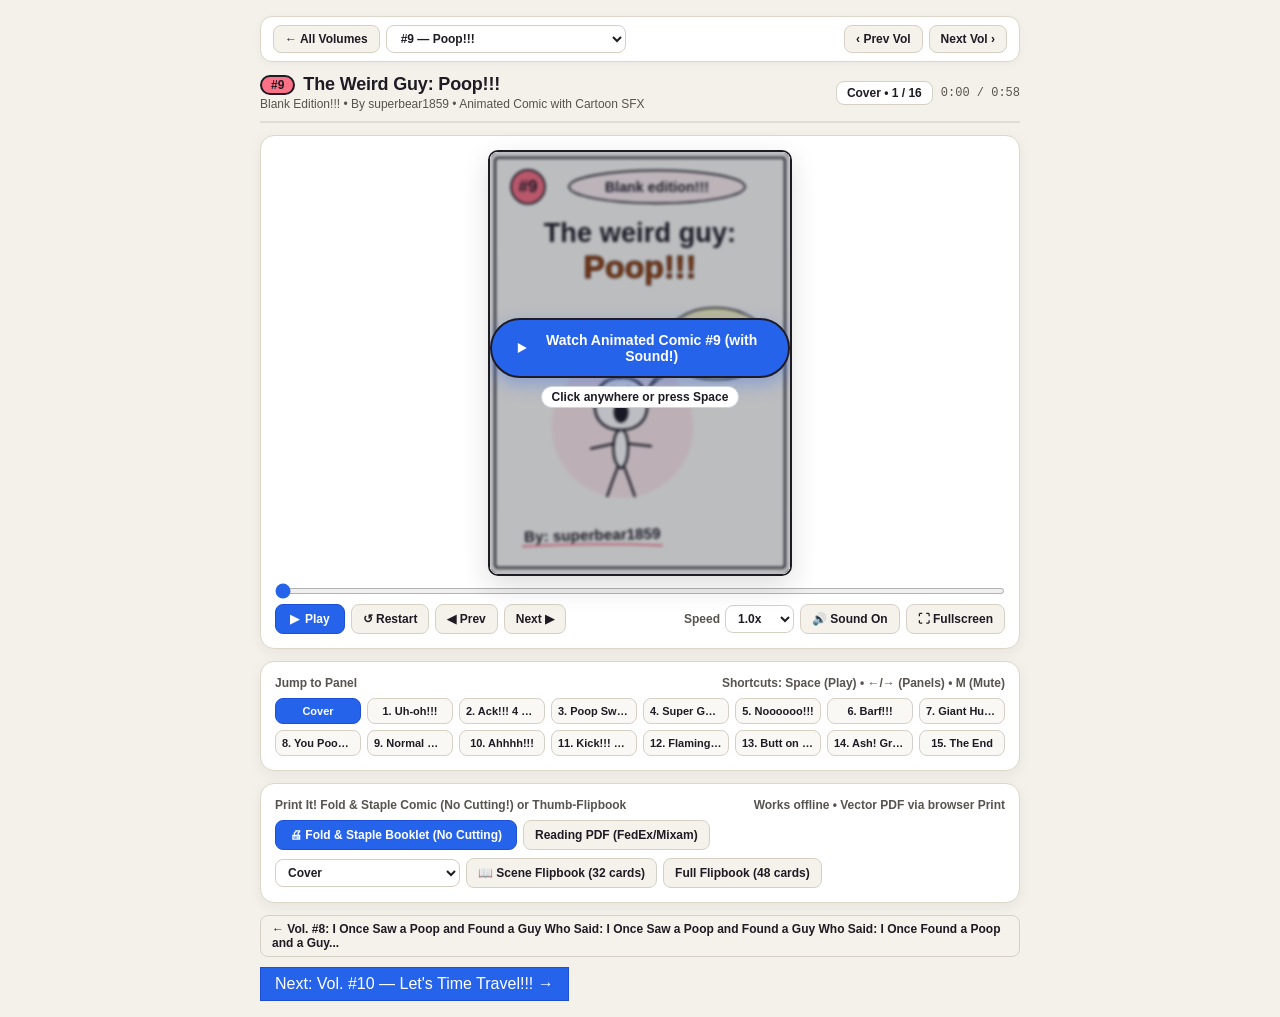
<file: volumes/09/index.html>
<!DOCTYPE html>
<html lang="en">
<head>
  <meta charset="utf-8" />
  <meta name="viewport" content="width=device-width, initial-scale=1.0" />
  <title>The Weird Guy #9: Poop!!! — Animated Comic by superbear1859</title>
  <link rel="stylesheet" href="../../assets/reader.css?v=2" />
</head>
<body>
  <div class="wrap">
    <nav id="seriesNav" class="series-nav" aria-label="Series navigation"></nav>

    <div class="topbar">
      <div>
        <div class="title-row">
          <span class="badge-num" style="background: #FB7185;">#9</span>
          <h1>The Weird Guy: Poop!!!</h1>
        </div>
        <div class="subtitle">Blank Edition!!! &bull; By superbear1859 &bull; Animated Comic with Cartoon SFX</div>
      </div>
      <div class="meta-row">
        <span id="sceneBadge" class="pill-badge">Cover &bull; 1 / 16</span>
        <span id="timeReadout" class="time-txt">0:00 / 0:59</span>
      </div>
    </div>

    <div class="card stage-wrap">
      <div class="comic-stage-shell" id="stageContainer" title="Click to Play / Pause">
        <div id="stage" style="width:100%;height:100%;"></div>
        <div id="playOverlay">
          <button id="overlayPlayBtn">
            <svg width="18" height="18" viewBox="0 0 24 24" fill="currentColor"><polygon points="6,4 20,12 6,20"/></svg>
            Watch Animated Comic #9 (with Sound!)
          </button>
          <span class="overlay-hint">Click anywhere or press Space</span>
        </div>
      </div>

      <div class="controls">
        <input id="scrubber" type="range" min="0" max="1000" value="0" step="1" aria-label="Animation timeline" />
        <div class="btn-bar">
          <div class="btn-group">
            <button id="btnPlay" class="btn-primary"><span id="playIcon">&#9654;</span><span id="playLabel">Play</span></button>
            <button id="btnRestart" class="btn-sec" title="Restart from Cover">&#8634; Restart</button>
            <button id="btnPrev" class="btn-sec" title="Previous Panel (Left Arrow)">&#9664; Prev</button>
            <button id="btnNext" class="btn-sec" title="Next Panel (Right Arrow)">Next &#9654;</button>
          </div>
          <div class="btn-group">
            <label class="speed-lbl">Speed
              <select id="speedSelect">
                <option value="0.75">0.75x</option>
                <option value="1" selected>1.0x</option>
                <option value="1.25">1.25x</option>
              </select>
            </label>
            <button id="btnMute" class="btn-sec" title="Toggle Sound Effects (M)">&#128266; Sound On</button>
          </div>
        </div>
      </div>
    </div>

    <div class="card">
      <div class="grid-head">
        <span>Jump to Panel</span>
        <span>Shortcuts: Space (Play) &bull; &larr;/&rarr; (Panels) &bull; M (Mute)</span>
      </div>
      <div id="sceneGrid"></div>
    </div>

    <div id="bottomVolNav" class="bottom-vol-nav"></div>
  </div>

  <script src="../../assets/nav.js?v=3" data-volume-id="09"></script>
<script>
/* ============================================================================
 * THE WEIRD GUY #9: Poop!!! (Blank Edition!!!) — By superbear1859
 * Self-Contained Hand-Drawn SVG Comic Engine + Web Audio Cartoon SFX Engine
 * ============================================================================ */
(function () {
  'use strict';

  const NS = 'http://www.w3.org/2000/svg';
  const INK = '#1E1B24';
  const PAPER = '#FFFEFA';
  const FONT = "'Humor Sans', 'Comic Neue', 'Comic Sans MS', 'Chalkboard SE', 'Marker Felt', cursive, sans-serif";

  const clamp = (v, a = 0, b = 1) => Math.max(a, Math.min(b, v));
  const lerp = (a, b, t) => a + (b - a) * t;
  const invLerp = (a, b, v) => clamp((v - a) / (b - a), 0, 1);
  const easeOutCubic = t => 1 - Math.pow(1 - clamp(t), 3);
  const easeInOutCubic = t => {
    t = clamp(t);
    return t < 0.5 ? 4 * t * t * t : 1 - Math.pow(-2 * t + 2, 3) / 2;
  };
  const easeOutBack = (t, s = 1.70158) => {
    t = clamp(t) - 1;
    return 1 + (s + 1) * t * t * t + s * t * t;
  };
  const easeOutBounce = t => {
    t = clamp(t);
    const n1 = 7.5625, d1 = 2.75;
    if (t < 1 / d1) return n1 * t * t;
    if (t < 2 / d1) return n1 * (t -= 1.5 / d1) * t + 0.75;
    if (t < 2.5 / d1) return n1 * (t -= 2.25 / d1) * t + 0.9375;
    return n1 * (t -= 2.625 / d1) * t + 0.984375;
  };

  const SCENES = [
    { id: 'cover',   panelNum: null, title: 'Cover',             duration: 3.8 },
    { id: 'panel1',  panelNum: 1,    title: 'Uh-oh!!!',          duration: 3.3 },
    { id: 'panel2',  panelNum: 2,    title: 'Ack!!! 4 Poops!',   duration: 3.6 },
    { id: 'panel3',  panelNum: 3,    title: 'Poop Swarm!',       duration: 3.7 },
    { id: 'panel4',  panelNum: 4,    title: 'Super Gobble!',     duration: 3.7 },
    { id: 'panel5',  panelNum: 5,    title: 'Noooooo!!!',        duration: 3.3 },
    { id: 'panel6',  panelNum: 6,    title: 'Barf!!!',           duration: 3.6 },
    { id: 'panel7',  panelNum: 7,    title: 'Giant Human!',      duration: 3.7 },
    { id: 'panel8',  panelNum: 8,    title: 'You Pooped!!!',     duration: 3.8 },
    { id: 'panel9',  panelNum: 9,    title: 'Normal Human!',     duration: 3.7 },
    { id: 'panel10', panelNum: 10,   title: 'Ahhhh!!!',          duration: 3.3 },
    { id: 'panel11', panelNum: 11,   title: 'Kick!!! Ouch!',     duration: 3.6 },
    { id: 'panel12', panelNum: 12,   title: 'Flaming Chairs!',   duration: 4.1 },
    { id: 'panel13', panelNum: 13,   title: 'Butt on Fire!',     duration: 3.6 },
    { id: 'panel14', panelNum: 14,   title: 'Ash! Grrr!!!',      duration: 3.6 },
    { id: 'panel15', panelNum: 15,   title: 'The End',           duration: 4.0 }
  ];

  let acc = 0;
  for (const s of SCENES) { s.start = acc; acc += s.duration; s.end = acc; }
  const TOTAL_DURATION = acc;

  const AUDIO_CUES = [
    { sceneIdx: 0, localT: 0.08, type: 'intro_jingle' },
    { sceneIdx: 0, localT: 1.30, type: 'weird_talk', count: 3, pitch: 540 },
    { sceneIdx: 1, localT: 0.25, type: 'poop_horn' },
    { sceneIdx: 1, localT: 0.95, type: 'weird_talk', count: 4, pitch: 580 },
    { sceneIdx: 2, localT: 0.10, type: 'evil_laugh' },
    { sceneIdx: 2, localT: 1.15, type: 'weird_yell', pitch: 660 },
    { sceneIdx: 3, localT: 0.10, type: 'evil_laugh' },
    { sceneIdx: 3, localT: 1.25, type: 'rage_arggh' },
    { sceneIdx: 4, localT: 0.25, type: 'chomp_gobble' },
    { sceneIdx: 4, localT: 0.95, type: 'chomp_gobble' },
    { sceneIdx: 4, localT: 1.65, type: 'weird_yell', pitch: 600 },
    { sceneIdx: 5, localT: 0.25, type: 'poop_horn' },
    { sceneIdx: 5, localT: 1.05, type: 'weird_yell', pitch: 540 },
    { sceneIdx: 6, localT: 0.35, type: 'barf_blek' },
    { sceneIdx: 7, localT: 0.20, type: 'giant_boom' },
    { sceneIdx: 7, localT: 1.05, type: 'weird_talk', count: 7, pitch: 380 },
    { sceneIdx: 8, localT: 0.12, type: 'narrator_talk', count: 4, pitch: 205 },
    { sceneIdx: 8, localT: 0.95, type: 'poop_horn' },
    { sceneIdx: 8, localT: 1.60, type: 'weird_talk', count: 4, pitch: 440 },
    { sceneIdx: 9, localT: 0.20, type: 'pop_human' },
    { sceneIdx: 9, localT: 0.95, type: 'weird_talk', count: 4, pitch: 640 },
    { sceneIdx: 9, localT: 1.80, type: 'narrator_talk', count: 6, pitch: 210 },
    { sceneIdx: 10, localT: 0.35, type: 'relax_sigh' },
    { sceneIdx: 10, localT: 1.05, type: 'weird_talk', count: 3, pitch: 520 },
    { sceneIdx: 11, localT: 0.20, type: 'giggle' },
    { sceneIdx: 11, localT: 0.55, type: 'kick_whack' },
    { sceneIdx: 11, localT: 1.20, type: 'weird_yell', pitch: 660 },
    { sceneIdx: 12, localT: 0.25, type: 'chair_clatter' },
    { sceneIdx: 12, localT: 0.70, type: 'fire_roar' },
    { sceneIdx: 12, localT: 1.45, type: 'rage_arggh' },
    { sceneIdx: 13, localT: 0.20, type: 'fire_roar' },
    { sceneIdx: 13, localT: 1.05, type: 'weird_yell', pitch: 720 },
    { sceneIdx: 14, localT: 0.25, type: 'ash_puff' },
    { sceneIdx: 14, localT: 1.05, type: 'rage_arggh' },
    { sceneIdx: 15, localT: 0.50, type: 'outro_jingle' },
    { sceneIdx: 15, localT: 1.65, type: 'weird_talk', count: 5, pitch: 600 }
  ].map((c, idx) => ({ ...c, id: idx, globalT: SCENES[c.sceneIdx].start + c.localT }));

  // --- SVG Primitives ---
  const esc = str => String(str).replace(/&/g, '&amp;').replace(/</g, '&lt;').replace(/>/g, '&gt;').replace(/"/g, '&quot;');

  function svgText(x, y, text, opts = {}) {
    const { size = 28, weight = '700', fill = INK, anchor = 'middle', rot = 0, opacity = 1, stroke = 'none', strokeWidth = 0, letterSpacing = 0.3 } = opts;
    if (opacity <= 0.005) return '';
    const tf = rot ? ` transform="rotate(${rot.toFixed(1)} ${x.toFixed(1)} ${y.toFixed(1)})"` : '';
    const st = stroke !== 'none' ? ` stroke="${stroke}" stroke-width="${strokeWidth}" stroke-linejoin="round" paint-order="stroke"` : '';
    return `<text x="${x.toFixed(1)}" y="${y.toFixed(1)}" font-family="${FONT}" font-size="${size}" font-weight="${weight}" fill="${fill}" text-anchor="${anchor}" letter-spacing="${letterSpacing}" opacity="${opacity.toFixed(3)}"${st}${tf}>${esc(text)}</text>`;
  }

  function svgMultiText(x, y, lines, opts = {}) {
    const lineH = opts.lineHeight || (opts.size || 24) * 1.18;
    const startY = y - ((lines.length - 1) * lineH) / 2;
    return lines.map((line, i) => svgText(x, startY + i * lineH, line, opts)).join('');
  }

  function speechBubble(opts) {
    const { cx, cy, rx, ry, tailX, tailY, lines = [], fontSize = 22, lineHeight, fill = '#FFFFFF', stroke = INK, strokeWidth = 3.2, textColor = INK, spiky = false, scale = 1, opacity = 1, rot = 0 } = opts;
    if (opacity <= 0.005 || scale <= 0.01) return '';
    let shape = '';
    if (spiky) {
      const spikes = 16, pts = [];
      for (let i = 0; i < spikes * 2; i++) {
        const a = (i / (spikes * 2)) * Math.PI * 2;
        const m = i % 2 === 0 ? 1.12 : 0.88;
        pts.push(`${(Math.cos(a) * rx * m).toFixed(1)},${(Math.sin(a) * ry * m).toFixed(1)}`);
      }
      let tail = '';
      if (tailX !== undefined && tailY !== undefined) {
        const dx = tailX - cx, dy = tailY - cy, ang = Math.atan2(dy, dx);
        tail = `<path d="M ${(Math.cos(ang - 0.25) * rx * 0.72).toFixed(1)} ${(Math.sin(ang - 0.25) * ry * 0.72).toFixed(1)} L ${dx.toFixed(1)} ${dy.toFixed(1)} L ${(Math.cos(ang + 0.25) * rx * 0.72).toFixed(1)} ${(Math.sin(ang + 0.25) * ry * 0.72).toFixed(1)}" fill="${fill}" stroke="${stroke}" stroke-width="${strokeWidth}" stroke-linejoin="round" stroke-linecap="round"/>`;
      }
      shape = `${tail}<polygon points="${pts.join(' ')}" fill="${fill}" stroke="${stroke}" stroke-width="${strokeWidth}" stroke-linejoin="round"/>`;
    } else {
      const k = 0.55228;
      const d = [
        `M 0 ${(-ry).toFixed(1)}`,
        `C ${(rx * k * 1.03).toFixed(1)} ${(-ry * 0.99).toFixed(1)}, ${(rx * 1.02).toFixed(1)} ${(-ry * k).toFixed(1)}, ${(rx * 0.99).toFixed(1)} 0`,
        `C ${(rx * 1.01).toFixed(1)} ${(ry * k * 1.02).toFixed(1)}, ${(rx * k).toFixed(1)} ${(ry * 1.02).toFixed(1)}, 0 ${(ry * 0.99).toFixed(1)}`,
        `C ${(-rx * k * 1.02).toFixed(1)} ${(ry * 1.01).toFixed(1)}, ${(-rx * 1.02).toFixed(1)} ${(ry * k).toFixed(1)}, ${(-rx * 0.99).toFixed(1)} 0`,
        `C ${(-rx * 1.01).toFixed(1)} ${(-ry * k * 1.02).toFixed(1)}, ${(-rx * k).toFixed(1)} ${(-ry * 1.02).toFixed(1)}, 0 ${(-ry).toFixed(1)} Z`
      ].join(' ');
      let tail = '', maskPatch = '';
      if (tailX !== undefined && tailY !== undefined) {
        const dx = tailX - cx, dy = tailY - cy, ang = Math.atan2(dy, dx);
        const b1x = Math.cos(ang - 0.24) * rx * 0.85, b1y = Math.sin(ang - 0.24) * ry * 0.85;
        const b2x = Math.cos(ang + 0.24) * rx * 0.85, b2y = Math.sin(ang + 0.24) * ry * 0.85;
        const midX = (b1x + b2x) * 0.35 + dx * 0.35, midY = (b1y + b2y) * 0.35 + dy * 0.35;
        tail = `<path d="M ${b1x.toFixed(1)} ${b1y.toFixed(1)} Q ${midX.toFixed(1)} ${midY.toFixed(1)} ${dx.toFixed(1)} ${dy.toFixed(1)} Q ${(midX + (b2x - b1x) * 0.3).toFixed(1)} ${(midY + (b2y - b1y) * 0.3).toFixed(1)} ${b2x.toFixed(1)} ${b2y.toFixed(1)}" fill="${fill}" stroke="${stroke}" stroke-width="${strokeWidth}" stroke-linejoin="round" stroke-linecap="round"/>`;
        maskPatch = `<path d="M ${(b1x * 0.95).toFixed(1)} ${(b1y * 0.95).toFixed(1)} L ${(dx * 0.78).toFixed(1)} ${(dy * 0.78).toFixed(1)} L ${(b2x * 0.95).toFixed(1)} ${(b2y * 0.95).toFixed(1)} Z" fill="${fill}" stroke="none"/>`;
      }
      shape = `${tail}<path d="${d}" fill="${fill}" stroke="${stroke}" stroke-width="${strokeWidth}" stroke-linejoin="round"/>${maskPatch}`;
    }
    const txt = svgMultiText(0, 6, lines, { size: fontSize, lineHeight: lineHeight || fontSize * 1.15, fill: textColor });
    return `<g transform="translate(${cx.toFixed(1)} ${cy.toFixed(1)}) rotate(${rot.toFixed(1)}) scale(${scale.toFixed(3)})" opacity="${opacity.toFixed(3)}">${shape}${txt}</g>`;
  }

  function handArrow(x1, y1, x2, y2, cx, cy, color = INK) {
    const ang = Math.atan2(y2 - cy, x2 - cx), len = 13;
    return `<g stroke="${color}" stroke-width="3.2" fill="none" stroke-linecap="round" stroke-linejoin="round">
      <path d="M ${x1.toFixed(1)} ${y1.toFixed(1)} Q ${cx.toFixed(1)} ${cy.toFixed(1)} ${x2.toFixed(1)} ${y2.toFixed(1)}"/>
      <path d="M ${(x2 - Math.cos(ang - 0.5) * len).toFixed(1)} ${(y2 - Math.sin(ang - 0.5) * len).toFixed(1)} L ${x2.toFixed(1)} ${y2.toFixed(1)} L ${(x2 - Math.cos(ang + 0.5) * len).toFixed(1)} ${(y2 - Math.sin(ang + 0.5) * len).toFixed(1)}"/>
    </g>`;
  }

  function stinkLines({ x = 0, y = 0, count = 3, spread = 44, height = 95, t = 0, color = '#65A30D', strokeWidth = 3.2, opacity = 0.85 }) {
    let svg = '';
    for (let i = 0; i < count; i++) {
      const frac = count === 1 ? 0 : (i / (count - 1)) - 0.5;
      const sx = x + frac * spread * 2;
      const w1 = Math.sin(t * 5.2 + i * 1.7) * 12;
      const w2 = Math.cos(t * 4.4 + i * 2.1) * 14;
      const h = height * (0.85 + 0.25 * (i % 2));
      svg += `<path d="M ${sx.toFixed(1)} ${y.toFixed(1)} C ${(sx + w1).toFixed(1)} ${(y - h * 0.35).toFixed(1)}, ${(sx - w2).toFixed(1)} ${(y - h * 0.7).toFixed(1)}, ${(sx + w1 * 0.8).toFixed(1)} ${(y - h).toFixed(1)}" fill="none" stroke="${color}" stroke-width="${strokeWidth}" stroke-linecap="round" opacity="${opacity}"/>`;
    }
    return svg;
  }

  function poopPile({ x = 300, y = 500, scale = 1, rot = 0, t = 0, stink = true, stinkCount = 3, stinkHeight = 95, opacity = 1 }) {
    if (opacity <= 0.005 || scale <= 0.01) return '';
    return `<g transform="translate(${x.toFixed(1)} ${y.toFixed(1)}) rotate(${rot.toFixed(1)}) scale(${scale.toFixed(3)})" opacity="${opacity.toFixed(3)}">
      ${stink ? stinkLines({ x: 0, y: -62, count: stinkCount, spread: 42, height: stinkHeight, t }) : ''}
      <ellipse cx="0" cy="24" rx="58" ry="22" fill="#92400E" stroke="${INK}" stroke-width="3.6"/>
      <path d="M -42 12 C -46 -12, -26 -24, 0 -24 C 26 -24, 46 -12, 42 12 C 30 22, -30 22, -42 12 Z" fill="#A16207" stroke="${INK}" stroke-width="3.6" stroke-linejoin="round"/>
      <path d="M -24 -16 C -26 -38, -10 -50, 4 -52 C 18 -54, 28 -68, 22 -78 C 12 -64, 2 -64, -4 -60 C 16 -54, 28 -36, 22 -16 C 12 -8, -12 -8, -24 -16 Z" fill="#B45309" stroke="${INK}" stroke-width="3.4" stroke-linejoin="round"/>
    </g>`;
  }

  function foldingChair({ x = 300, y = 500, scale = 1, rot = 0, seatColor = '#60A5FA', flaming = false, t = 0 }) {
    const fS = 0.92 + 0.14 * Math.sin(t * 24 + y);
    const flames = flaming ? `<g transform="scale(${fS.toFixed(3)})">
      <path d="M -105 22 L -132 -28 L -85 -12 L -58 -68 L -18 -24 L 18 -72 L 54 -22 L 96 -62 L 125 -8 L 108 38 L 62 56 L 0 42 L -68 58 Z"
            fill="#F97316" stroke="#DC2626" stroke-width="3.4" stroke-linejoin="round" opacity="0.88"/>
      <path d="M -78 16 L -95 -16 L -48 -42 L -12 -14 L 22 -48 L 66 -12 L 88 22 L 0 28 Z" fill="#FDE047" opacity="0.85"/>
    </g>` : '';
    return `<g transform="translate(${x.toFixed(1)} ${y.toFixed(1)}) rotate(${rot.toFixed(1)}) scale(${scale.toFixed(3)})">
      ${flames}
      <g stroke="#475569" stroke-width="5.2" stroke-linecap="round">
        <line x1="-82" y1="0" x2="-22" y2="90"/>
        <line x1="-18" y1="0" x2="-88" y2="90"/>
        <line x1="18" y1="0" x2="88" y2="90"/>
        <line x1="82" y1="0" x2="22" y2="90"/>
      </g>
      <g stroke="${INK}" stroke-width="2.2" stroke-linecap="round">
        <line x1="-82" y1="0" x2="-22" y2="90"/>
        <line x1="-18" y1="0" x2="-88" y2="90"/>
        <line x1="18" y1="0" x2="88" y2="90"/>
        <line x1="82" y1="0" x2="22" y2="90"/>
      </g>
      <rect x="-112" y="-8" width="224" height="15" rx="6" fill="${seatColor}" stroke="${INK}" stroke-width="3.4"/>
    </g>`;
  }

  function weirdGuy(opts = {}) {
    const {
      x = 300, y = 500, scale = 1, rot = 0,
      eyes = 'normal', mouth = 'open', arms = 'out',
      poopMorph = 0, cartoonButt = false, buttFire = false, buttAsh = false,
      t = 0, opacity = 1
    } = opts;
    if (opacity <= 0.005) return '';
    const mouthPulse = mouth === 'yell' ? 1 + Math.sin(t * 28) * 0.09 : 1;
    const hw = Math.sin(t * 14) * 2.5;
    const fS = 0.92 + 0.14 * Math.sin(t * 24);

    let buttSvg = '';
    if (buttFire) {
      buttSvg = `<g transform="translate(8 36)">
        <g transform="scale(${fS.toFixed(3)})">
          <path d="M 4 -44 L 44 -76 L 54 -38 L 106 -52 L 86 -6 L 128 16 L 84 44 L 102 86 L 44 66 L 22 92 L -4 52 Z"
                fill="#F97316" stroke="#DC2626" stroke-width="3.6" stroke-linejoin="round"/>
          <path d="M 6 -26 L 34 -48 L 42 -20 L 76 -26 L 62 6 L 86 20 L 54 42 L 24 58 L 0 34 Z" fill="#FDE047" opacity="0.9"/>
        </g>
        <path d="M 0 -22 C 36 -30, 62 -12, 54 6 C 48 16, 36 16, 28 10 C 44 22, 48 42, 26 48 C 6 52, -4 34, -2 20 Z"
              fill="#FFFFFF" stroke="${INK}" stroke-width="3.4" stroke-linejoin="round"/>
      </g>`;
    } else if (cartoonButt) {
      buttSvg = `<g transform="translate(8 36)">
        <path d="M 0 -22 C 36 -30, 62 -12, 54 6 C 48 16, 36 16, 28 10 C 44 22, 48 42, 26 48 C 6 52, -4 34, -2 20 Z"
              fill="#FFFFFF" stroke="${INK}" stroke-width="3.4" stroke-linejoin="round"/>
      </g>`;
    } else if (buttAsh) {
      const drift = Math.sin(t * 6) * 4;
      buttSvg = `<g transform="translate(${(48 + drift).toFixed(1)} 36)" opacity="0.9">
        <ellipse cx="0" cy="0" rx="34" ry="24" fill="#94A3B8" stroke="#475569" stroke-width="2.6"/>
        <ellipse cx="-14" cy="-8" rx="22" ry="16" fill="#CBD5E1" stroke="#475569" stroke-width="2"/>
        <ellipse cx="16" cy="6" rx="20" ry="15" fill="#64748B" stroke="#334155" stroke-width="2"/>
        <circle cx="-6" cy="4" r="3" fill="#334155"/><circle cx="10" cy="-6" r="2.5" fill="#334155"/>
        <circle cx="2" cy="12" r="2.5" fill="#1E293B"/><circle cx="-18" cy="10" r="2" fill="#334155"/>
      </g>`;
    }

    let bodySvg = '';
    if (poopMorph > 0.01) {
      const stickOp = clamp(1 - poopMorph * 1.4);
      const pS = easeOutBack(clamp(poopMorph));
      if (stickOp > 0.02) {
        bodySvg += `<g opacity="${stickOp.toFixed(2)}">
          <path d="M -5 51 Q -14 75 -22 98 M 5 51 Q 14 75 22 98" stroke="${INK}" stroke-width="3.6" stroke-linecap="round" fill="none"/>
          <path d="M -2 -8 C -16 -2, -16 44, 0 54 C 15 44, 15 -2, 2 -8 Z" fill="#FFF" stroke="${INK}" stroke-width="3.6"/>
        </g>`;
      }
      bodySvg += poopPile({ x: 0, y: 74, scale: 0.92 * pS, stink: false, t });
    } else {
      const torso = `<path d="M -2 -8 C -16 -2, -16 44, 0 54 C 15 44, 15 -2, 2 -8 Z" fill="#FFF" stroke="${INK}" stroke-width="3.6" stroke-linejoin="round"/>`;
      const legSvg = `<path d="M -5 51 Q -14 75 -22 98 M 5 51 Q 14 75 22 98" stroke="${INK}" stroke-width="3.6" stroke-linecap="round" fill="none"/>`;
      const armSvg = arms === 'up'
        ? `<path d="M -11 12 L -50 -20 M 11 12 L 50 -16" stroke="${INK}" stroke-width="3.6" stroke-linecap="round"/>`
        : `<path d="M -11 14 L -48 22 M 11 14 L 48 18" stroke="${INK}" stroke-width="3.6" stroke-linecap="round"/>`;
      bodySvg = `${buttSvg}${legSvg}${torso}${armSvg}`;
    }

    const head = `<path d="M 0 -92 C 26 -93, 44 -74, 42 -48 C 43 -22, 24 -7, 0 -8 C -25 -7, -43 -23, -42 -49 C -43 -75, -24 -92, 0 -92 Z" fill="#FFF" stroke="${INK}" stroke-width="3.8" stroke-linejoin="round"/>`;
    const hair = `<path d="M ${(-16 + hw * 0.4).toFixed(1)} -122 L -1 -91 L ${(17 + hw * 0.4).toFixed(1)} -124" fill="none" stroke="${INK}" stroke-width="3.6" stroke-linecap="round" stroke-linejoin="round"/>`;
    let eyeSvg = `<path d="M -12 -75 L -11 -56 M 12 -75 L 13 -56" stroke="${INK}" stroke-width="3.6" stroke-linecap="round"/>`;
    if (eyes === 'angry') eyeSvg = `<path d="M -14 -76 L -12 -55 M 14 -76 L 12 -55" stroke="${INK}" stroke-width="4.2" stroke-linecap="round"/>`;
    else if (eyes === 'squint') eyeSvg = `<path d="M -22 -70 L -10 -62 L -22 -54 M 22 -70 L 10 -62 L 22 -54" fill="none" stroke="${INK}" stroke-width="3.5" stroke-linecap="round" stroke-linejoin="round"/>`;
    else if (eyes === 'chill') eyeSvg = `<path d="M -20 -66 L -6 -66 M 6 -66 L 20 -66" stroke="${INK}" stroke-width="3.6" stroke-linecap="round"/>`;

    const mouthSvg = mouth === 'yell'
      ? `<g transform="translate(0 -34) scale(1 ${mouthPulse.toFixed(3)})"><ellipse cx="0" cy="0" rx="14" ry="20" fill="${INK}"/><ellipse cx="0" cy="10" rx="8" ry="6" fill="#DC2626" opacity="0.85"/></g>`
      : `<ellipse cx="0" cy="-36" rx="12" ry="17" fill="${INK}"/>`;

    return `<g transform="translate(${x.toFixed(1)} ${y.toFixed(1)}) rotate(${rot.toFixed(1)}) scale(${scale.toFixed(3)})" opacity="${opacity.toFixed(3)}">
      ${bodySvg}${head}${hair}${eyeSvg}${mouthSvg}
    </g>`;
  }

  function prankster({ x, y, scale = 1, kick = 0, t = 0 }) {
    const bob = Math.sin(t * 8) * 2.5;
    const legsSvg = kick > 0.01
      ? `<path d="M -4 38 L -18 76 M 4 38 Q 34 48 ${(56 + kick * 28).toFixed(1)} ${(16 - kick * 24).toFixed(1)}" fill="none" stroke="${INK}" stroke-width="3.6" stroke-linecap="round"/>`
      : `<path d="M -4 38 L -20 76 M 4 38 L 20 76" stroke="${INK}" stroke-width="3.4" stroke-linecap="round"/>`;
    return `<g transform="translate(${x.toFixed(1)} ${(y + bob).toFixed(1)}) scale(${scale.toFixed(3)})">
      ${legsSvg}
      <ellipse cx="0" cy="18" rx="10" ry="24" fill="#FFF" stroke="${INK}" stroke-width="3.4"/>
      <path d="M -10 10 L -38 -4 M 10 10 L 38 -2" stroke="${INK}" stroke-width="3.4" stroke-linecap="round"/>
      <circle cx="0" cy="-28" r="28" fill="#FFF" stroke="${INK}" stroke-width="3.6"/>
      <path d="M -8 -39 L -8 -24 M 8 -39 L 8 -24" stroke="${INK}" stroke-width="3.4" stroke-linecap="round"/>
      <path d="M -15 -20 Q 0 -4 15 -20" fill="none" stroke="${INK}" stroke-width="3.4" stroke-linecap="round"/>
    </g>`;
  }

  function wrapPanel(innerSvg, { panelNum = null, shakeX = 0, shakeY = 0, bg = PAPER } = {}) {
    const badge = panelNum !== null
      ? `<g opacity="0.78"><rect x="20" y="786" width="38" height="32" rx="7" fill="#FFF" stroke="${INK}" stroke-width="2.4"/>${svgText(39, 810, String(panelNum), { size: 21 })}</g>`
      : '';
    return `<svg xmlns="${NS}" viewBox="0 0 600 840" width="100%" height="100%" style="background:${bg};">
      <defs>
        <clipPath id="pc9"><rect x="12" y="12" width="576" height="816" rx="4"/></clipPath>
        <pattern id="ht9" width="16" height="16" patternUnits="userSpaceOnUse"><circle cx="4" cy="4" r="1.2" fill="#94A3B8" opacity="0.12"/></pattern>
      </defs>
      <rect x="0" y="0" width="600" height="840" fill="${bg}"/>
      <rect x="12" y="12" width="576" height="816" fill="url(#ht9)"/>
      <g clip-path="url(#pc9)"><g transform="translate(${shakeX.toFixed(1)} ${shakeY.toFixed(1)})">${innerSvg}</g></g>
      <rect x="10" y="10" width="580" height="820" rx="6" fill="none" stroke="${INK}" stroke-width="4.2"/>
      ${badge}
    </svg>`;
  }

  function renderScene(sceneIdx, localT) {
    const s = SCENES[sceneIdx];
    const t = clamp(localT, 0, s.duration);
    let out = '', shakeX = 0, shakeY = 0, bg = PAPER;

    switch (sceneIdx) {
      case 0: { // COVER — "#9 Blank edition!!! The weird guy: Poop!!!" + "Hmm?!"
        const bS = easeOutBack(invLerp(0.05, 0.45, t));
        const tOp = invLerp(0.18, 0.55, t);
        const gY = lerp(690, 565, easeOutBack(invLerp(0.4, 1.0, t))) + Math.sin(t * 5) * 3;
        const bubS = easeOutBack(invLerp(1.25, 1.75, t));
        const aOp = invLerp(2.0, 2.5, t);

        out += `<circle cx="265" cy="548" r="142" fill="#FFE4E6" opacity="0.65"/>`;
        out += `<g transform="translate(76 68) scale(${bS.toFixed(3)})"><circle cx="0" cy="0" r="34" fill="#FB7185" stroke="${INK}" stroke-width="3.6"/>${svgText(0, 11, '#9', { size: 34 })}</g>`;
        out += `<g transform="translate(334 68) scale(${bS.toFixed(3)})"><ellipse cx="0" cy="0" rx="176" ry="33" fill="#FFF1F2" stroke="${INK}" stroke-width="3.4"/>${svgText(0, 10, 'Blank edition!!!', { size: 28 })}</g>`;

        out += `<g opacity="${tOp.toFixed(3)}">
          ${svgText(300, 178, 'The weird guy:', { size: 54 })}
          ${svgText(300, 250, 'Poop!!!', { size: 64, fill: '#92400E', stroke: INK, strokeWidth: 1.8 })}
        </g>`;

        out += weirdGuy({ x: 262, y: gY, scale: 1.25, eyes: 'normal', mouth: 'open', t });
        out += speechBubble({
          cx: 452, cy: 382, rx: 102, ry: 72,
          tailX: 318, tailY: 468,
          lines: ['Hmm?!'],
          fontSize: 40, scale: bubS, fill: '#FEF9C3', textColor: INK
        });

        out += `<g opacity="${aOp.toFixed(3)}">
          ${svgText(205, 775, 'By: superbear1859', { size: 30, rot: -1.5 })}
          <path d="M 66 787 Q 205 779 344 785" fill="none" stroke="#FB7185" stroke-width="4.5" stroke-linecap="round" opacity="0.75"/>
        </g>`;
        break;
      }

      case 1: { // Panel 1: 1 poop pile appears + "uh-oh!!!"
        out += poopPile({ x: 165, y: 605, scale: 1.0 * easeOutBack(invLerp(0.15, 0.65, t)), t });
        out += weirdGuy({ x: 385, y: 570, scale: 1.15, arms: 'out', eyes: 'angry', mouth: 'yell', t });
        out += speechBubble({
          cx: 412, cy: 295, rx: 118, ry: 78,
          tailX: 388, tailY: 438,
          lines: ['uh-oh!!!'],
          fontSize: 40, scale: easeOutBack(invLerp(0.85, 1.35, t)), fill: '#FEF9C3', textColor: '#B91C1C'
        });
        break;
      }

      case 2: { // Panel 2: "Hahahahaha!!!" + 4 poops surround him + "Ack!!!"
        const lB = Math.sin(t * 22) * 5;
        out += `<g transform="translate(0 ${lB.toFixed(1)})" opacity="${invLerp(0.05, 0.4, t).toFixed(3)}">
          ${svgText(300, 96, 'Hahahahaha!!!', { size: 54, fill: '#7C3AED', rot: -1 })}
        </g>`;
        const pS = easeOutBack(invLerp(0.2, 0.85, t));
        out += poopPile({ x: 185, y: 292, scale: 0.78 * pS, t, stinkHeight: 75 });
        out += poopPile({ x: 122, y: 558, scale: 0.88 * pS, t, stinkHeight: 80 });
        out += poopPile({ x: 482, y: 565, scale: 0.82 * pS, t, stinkHeight: 75 });
        out += poopPile({ x: 300, y: 740, scale: 0.92 * pS, t, stinkHeight: 80 });
        out += weirdGuy({ x: 300, y: 542, scale: 1.12, arms: 'up', eyes: 'angry', mouth: 'yell', t });
        out += speechBubble({
          cx: 435, cy: 278, rx: 98, ry: 68,
          tailX: 342, tailY: 425,
          lines: ['Ack!!!'],
          fontSize: 40, scale: easeOutBack(invLerp(1.05, 1.5, t)), spiky: true, fill: '#FEE2E2', textColor: '#DC2626'
        });
        break;
      }

      case 3: { // Panel 3: "Hahahahahahahahahahaha!!!" + 8 poop swarm + "Arggh!!!"
        const lB = Math.sin(t * 24) * 5;
        out += `<g transform="translate(0 ${lB.toFixed(1)})" opacity="${invLerp(0.05, 0.4, t).toFixed(3)}">
          ${svgMultiText(300, 96, ['Hahahahahahaha', 'hahahahahahaha!!!'], { size: 38, lineHeight: 44, fill: '#7C3AED', rot: -1 })}
        </g>`;
        const pS = easeOutBack(invLerp(0.15, 0.85, t));
        const spots = [
          [110, 325, 0.72], [225, 295, 0.68], [508, 408, 0.74],
          [135, 530, 0.82], [465, 558, 0.80],
          [115, 695, 0.84], [305, 730, 1.05], [488, 705, 0.82]
        ];
        for (const [px, py, sc] of spots) out += poopPile({ x: px, y: py, scale: sc * pS, t, stinkCount: 2, stinkHeight: 72 });

        out += weirdGuy({ x: 300, y: 528, scale: 1.08, arms: 'up', eyes: 'angry', mouth: 'yell', t });
        out += speechBubble({
          cx: 425, cy: 258, rx: 108, ry: 68,
          tailX: 335, tailY: 412,
          lines: ['Arggh!!!'],
          fontSize: 38, scale: easeOutBack(invLerp(1.1, 1.55, t)), spiky: true, fill: '#FEE2E2', textColor: '#B91C1C'
        });
        break;
      }

      case 4: { // Panel 4: "super gobble chomp!!!" + morphing into poop + "Noooo!!!"
        const morph = easeInOutCubic(invLerp(0.35, 1.6, t));
        out += svgMultiText(300, 195, ['super', 'gobble', 'chomp!!!'], {
          size: 76, lineHeight: 84, fill: '#D97706', stroke: '#FFF', strokeWidth: 7, rot: -5,
          opacity: invLerp(0.1, 0.55, t)
        });
        out += weirdGuy({ x: 245, y: 615, scale: 1.02, poopMorph: morph, eyes: 'angry', mouth: 'yell', t });
        out += speechBubble({
          cx: 446, cy: 555, rx: 112, ry: 68,
          tailX: 295, tailY: 575,
          lines: ['Noooo!!!'],
          fontSize: 38, scale: easeOutBack(invLerp(1.45, 1.95, t)), fill: '#FEF9C3', textColor: '#DC2626'
        });
        break;
      }

      case 5: { // Panel 5: Full giant steaming poop + "Noooooo!!!"
        const pop = easeOutBack(invLerp(0.08, 0.7, t));
        out += poopPile({ x: 300, y: 405, scale: 1.85 * pop, t, stinkCount: 4, stinkHeight: 145 });
        out += speechBubble({
          cx: 300, cy: 678, rx: 148, ry: 82,
          tailX: 300, tailY: 472,
          lines: ['Noooooo!!!'],
          fontSize: 44, scale: easeOutBack(invLerp(0.95, 1.45, t)), fill: '#FEE2E2', textColor: '#B91C1C'
        });
        break;
      }

      case 6: { // Panel 6: Poop barfs green puddle! "barf ↓" + "Barf!!!"
        const bp = easeOutCubic(invLerp(0.3, 1.25, t));
        if (bp > 0.02) {
          out += `<g transform="translate(315 510) scale(${bp.toFixed(3)} 1)">
            <path d="M 0 -22 C -85 -48, -175 -62, -248 -18 L -262 78 C -175 112, -80 58, 0 28 Z"
                  fill="#A3E635" stroke="#4D7C0F" stroke-width="4" stroke-linejoin="round"/>
            <ellipse cx="-165" cy="18" rx="45" ry="18" fill="#BEF264" opacity="0.65"/>
          </g>`;
        }
        out += poopPile({ x: 355, y: 495, scale: 1.45, t, stinkCount: 3, stinkHeight: 115 });
        out += `<g opacity="${invLerp(0.55, 0.95, t).toFixed(2)}">
          ${svgText(142, 228, 'barf', { size: 54, fill: '#4D7C0F', rot: -8 })}
          ${handArrow(148, 258, 165, 425, 140, 340, '#4D7C0F')}
        </g>`;
        out += `<g transform="translate(300 720) rotate(-4) scale(${easeOutBack(invLerp(0.4, 0.9, t)).toFixed(3)})">
          ${svgText(0, 0, 'Barf!!!', { size: 78, fill: '#4D7C0F', stroke: '#ECFCCB', strokeWidth: 7 })}
        </g>`;
        break;
      }

      case 7: { // Panel 7: GIANT HUMAN filling the entire panel! "Noooo!!! I'm a giant human!!!"
        const grow = easeOutBack(invLerp(0.1, 0.75, t));
        out += weirdGuy({ x: 278, y: 585, scale: 3.15 * grow, eyes: 'angry', mouth: 'yell', t });
        out += speechBubble({
          cx: 452, cy: 255, rx: 124, ry: 112,
          tailX: 342, tailY: 420,
          lines: ['Noooo!!!', "I'm a", 'giant', 'human!!!'],
          fontSize: 30, scale: easeOutBack(invLerp(0.95, 1.45, t)), fill: '#FEF9C3', textColor: '#DC2626'
        });
        break;
      }

      case 8: { // Panel 8: "You pooped!!!" + Giant Weird Guy "uhhh!!!???" + "ptt!!!" + poop!
        const pPop = easeOutBack(invLerp(0.85, 1.4, t));
        out += svgMultiText(162, 118, ['You', 'pooped!!!'], { size: 52, lineHeight: 58, fill: '#1D4ED8', rot: -10, opacity: invLerp(0.08, 0.45, t) });
        out += weirdGuy({ x: 245, y: 605, scale: 2.35, cartoonButt: true, eyes: 'normal', mouth: 'open', t });

        if (pPop > 0.05) {
          out += poopPile({ x: 472, y: 715, scale: 0.72 * pPop, t, stinkCount: 2, stinkHeight: 65 });
          out += svgText(482, 575, 'ptt!!!', { size: 48, fill: '#92400E', rot: -8, opacity: clamp(pPop) });
        }

        out += speechBubble({
          cx: 458, cy: 138, rx: 112, ry: 62,
          tailX: 358, tailY: 268,
          lines: ['uhhh!!!???'],
          fontSize: 32, scale: easeOutBack(invLerp(1.45, 1.95, t)), fill: '#FEF9C3'
        });
        break;
      }

      case 9: { // Panel 9: Normal human again! "Hooray!!!" + "Your poop turned you into a normal human!!!"
        const pop = easeOutBack(invLerp(0.15, 0.75, t));
        out += weirdGuy({ x: 300, y: 472, scale: 1.18 * pop, arms: 'up', eyes: 'normal', mouth: 'open', t });
        out += speechBubble({
          cx: 245, cy: 168, rx: 132, ry: 74, rot: -10,
          tailX: 292, tailY: 345,
          lines: ['Hooray!!!'],
          fontSize: 46, scale: easeOutBack(invLerp(0.85, 1.35, t)), fill: '#DCFCE7', textColor: '#15803D'
        });
        out += svgMultiText(300, 720, ['Your poop turned', 'you into a normal', 'human!!!'], {
          size: 42, lineHeight: 50, fill: '#1D4ED8', opacity: invLerp(1.6, 2.05, t)
        });
        break;
      }

      case 10: { // Panel 10: Relaxing on a folding chair! "Ahhhh!!!"
        const bob = Math.sin(t * 3.5) * 3.5;
        out += foldingChair({ x: 285, y: 605, scale: 1.15 });
        out += weirdGuy({ x: 285, y: 545 + bob, scale: 1.1, rot: 90, eyes: 'chill', mouth: 'open', t });
        out += speechBubble({
          cx: 382, cy: 318, rx: 132, ry: 78,
          tailX: 345, tailY: 495,
          lines: ['Ahhhh!!!'],
          fontSize: 44, scale: easeOutBack(invLerp(0.85, 1.35, t)), fill: '#DCFCE7', textColor: '#15803D'
        });
        break;
      }

      case 11: { // Panel 11: "kick!!!" + Prankster kicks chair + flat Weird Guy "ouch!!!"
        const kP = easeOutCubic(invLerp(0.35, 1.0, t));
        if (t > 0.5 && t < 0.85) shakeX = Math.sin(t * 68) * 6;

        out += svgText(255, 215, 'kick!!!', { size: 76, fill: '#EA580C', rot: -6, opacity: invLerp(0.1, 0.5, t) });
        out += prankster({ x: lerp(130, 175, kP), y: 535, scale: 1.18, kick: kP, t });
        out += foldingChair({ x: lerp(330, 355, kP), y: lerp(540, 445, kP), scale: 0.78, rot: lerp(0, 72, kP) });

        out += weirdGuy({ x: 432, y: 718, scale: 1.02, rot: 90, eyes: 'squint', mouth: 'yell', t });
        out += speechBubble({
          cx: 452, cy: 565, rx: 98, ry: 62,
          tailX: 438, tailY: 668,
          lines: ['ouch!!!'],
          fontSize: 38, scale: easeOutBack(invLerp(1.1, 1.55, t)), fill: '#FEE2E2', textColor: '#B91C1C'
        });
        break;
      }

      case 12: { // Panel 12: "clonk!!!" + FLAMING FOLDING CHAIRS tower! "Arggh!!! double ouch!!! What?!!"
        const drop = easeOutBounce(invLerp(0.15, 0.85, t));
        if (t > 0.25 && t < 0.85) {
          shakeX = Math.sin(t * 72) * 6;
          shakeY = Math.cos(t * 68) * 5;
        }

        out += svgText(285, 108, 'clonk!!!', { size: 74, fill: '#DC2626', stroke: '#FEF9C3', strokeWidth: 6, opacity: invLerp(0.08, 0.45, t) });

        // Flat squished Weird Guy at bottom
        out += weirdGuy({ x: 255, y: 748, scale: 1.02, rot: 90, eyes: 'squint', mouth: 'yell', t });

        // Stack of 3 FLAMING folding chairs crashed on top of him!
        const baseOff = lerp(-260, 0, drop);
        out += foldingChair({ x: 215, y: 615 + baseOff, scale: 0.92, rot: -10, flaming: true, t });
        out += foldingChair({ x: 222, y: 472 + baseOff, scale: 0.92, rot: 12, seatColor: '#38BDF8', flaming: true, t });
        out += foldingChair({ x: 210, y: 332 + baseOff, scale: 0.92, rot: -8, flaming: true, t });

        // "flaming folding chairs!!!" label + arrow
        out += `<g opacity="${invLerp(0.55, 0.95, t).toFixed(2)}">
          ${svgMultiText(465, 295, ['flaming', 'folding', 'chairs!!!'], { size: 32, lineHeight: 36, fill: '#EA580C', rot: 12 })}
          ${handArrow(392, 315, 318, 345, 355, 318, '#DC2626')}
        </g>`;

        out += speechBubble({
          cx: 438, cy: 612, rx: 116, ry: 102,
          tailX: 332, tailY: 718,
          lines: ['Arggh!!!', 'double', 'ouch!!!', 'What?!!'],
          fontSize: 27, scale: easeOutBack(invLerp(1.3, 1.8, t)), spiky: true, fill: '#FEF9C3', textColor: '#B91C1C'
        });
        break;
      }

      case 13: { // Panel 13: Butt on fire! "Hey!!!"
        const j = Math.sin(t * 48) * 3.5;
        out += weirdGuy({ x: 255 + j, y: 545, scale: 1.28, buttFire: true, eyes: 'angry', mouth: 'yell', t });
        out += speechBubble({
          cx: 448, cy: 255, rx: 112, ry: 78,
          tailX: 322, tailY: 412,
          lines: ['Hey!!!'],
          fontSize: 46, scale: easeOutBack(invLerp(0.9, 1.4, t)), spiky: true, fill: '#FEE2E2', textColor: '#DC2626'
        });
        break;
      }

      case 14: { // Panel 14: Butt burned to "ash" cloud! "Grrr!!!"
        out += weirdGuy({ x: 255, y: 525, scale: 1.25, buttAsh: true, eyes: 'angry', mouth: 'yell', t });
        out += speechBubble({
          cx: 442, cy: 235, rx: 112, ry: 74,
          tailX: 318, tailY: 392,
          lines: ['Grrr!!!'],
          fontSize: 44, scale: easeOutBack(invLerp(0.9, 1.4, t)), fill: '#FEE2E2', textColor: '#B91C1C'
        });
        out += `<g opacity="${invLerp(0.45, 0.9, t).toFixed(2)}">
          ${handArrow(348, 725, 325, 618, 348, 672, '#475569')}
          ${svgText(355, 775, 'ash', { size: 54, fill: '#475569' })}
        </g>`;
        break;
      }

      case 15: { // Panel 15: "The End" + "Help me poop!!!"
        const endS = easeOutBack(invLerp(0.4, 1.0, t));
        out += `<g transform="translate(300 245) scale(${endS.toFixed(3)})">
          ${svgText(0, 16, 'The End', { size: 92, fill: INK })}
          <path d="M -165 44 Q 0 32 165 44" fill="none" stroke="#FB7185" stroke-width="5.5" stroke-linecap="round"/>
        </g>`;

        out += weirdGuy({ x: 220, y: 595, scale: 1.2, arms: 'out', eyes: 'angry', mouth: 'yell', t });
        out += speechBubble({
          cx: 432, cy: 495, rx: 128, ry: 96,
          tailX: 282, tailY: 532,
          lines: ['Help', 'me', 'poop!!!'],
          fontSize: 36, scale: easeOutBack(invLerp(1.5, 2.0, t)), fill: '#FEF9C3', textColor: '#92400E'
        });

        out += svgText(300, 810, 'The Weird Guy #9  •  By superbear1859', {
          size: 19, fill: '#475569', opacity: invLerp(2.6, 3.2, t) * 0.85
        });
        break;
      }
    }

    return wrapPanel(out, { panelNum: s.panelNum, shakeX, shakeY, bg });
  }

  function timeToScene(globalT) {
    const t = clamp(globalT, 0, TOTAL_DURATION);
    for (let i = 0; i < SCENES.length; i++) {
      if (t < SCENES[i].end || i === SCENES.length - 1) return { sceneIdx: i, localT: t - SCENES[i].start };
    }
    return { sceneIdx: 0, localT: 0 };
  }

  // =========================================================================
  // REAL-TIME WEB AUDIO CARTOON SFX & CHATTER SYNTHESIZER
  // =========================================================================
  let audioCtx = null;
  let muted = false;

  function ensureAudio() {
    if (!audioCtx) {
      const AC = window.AudioContext || window.webkitAudioContext;
      if (AC) audioCtx = new AC();
    }
    if (audioCtx && audioCtx.state === 'suspended') audioCtx.resume();
  }

  function playTone(freq, dur, type = 'triangle', vol = 0.16, delay = 0) {
    if (!audioCtx || muted) return;
    const now = audioCtx.currentTime + delay;
    const osc = audioCtx.createOscillator(), g = audioCtx.createGain();
    osc.type = type; osc.frequency.setValueAtTime(freq, now);
    g.gain.setValueAtTime(0.0001, now);
    g.gain.linearRampToValueAtTime(vol, now + 0.008);
    g.gain.exponentialRampToValueAtTime(0.0001, now + dur);
    osc.connect(g); g.connect(audioCtx.destination);
    osc.start(now); osc.stop(now + dur + 0.02);
  }

  function playSweep(f0, f1, dur, type = 'triangle', vol = 0.18, delay = 0) {
    if (!audioCtx || muted) return;
    const now = audioCtx.currentTime + delay;
    const osc = audioCtx.createOscillator(), g = audioCtx.createGain();
    osc.type = type;
    osc.frequency.setValueAtTime(Math.max(20, f0), now);
    osc.frequency.exponentialRampToValueAtTime(Math.max(20, f1), now + dur);
    g.gain.setValueAtTime(0.0001, now);
    g.gain.linearRampToValueAtTime(vol, now + 0.01);
    g.gain.exponentialRampToValueAtTime(0.0001, now + dur);
    osc.connect(g); g.connect(audioCtx.destination);
    osc.start(now); osc.stop(now + dur + 0.02);
  }

  function playNoise(dur, vol = 0.16, filterFreq = 1200, filterType = 'bandpass', delay = 0) {
    if (!audioCtx || muted) return;
    const now = audioCtx.currentTime + delay;
    const len = Math.max(1, Math.floor(audioCtx.sampleRate * dur));
    const buf = audioCtx.createBuffer(1, len, audioCtx.sampleRate);
    const data = buf.getChannelData(0);
    for (let i = 0; i < len; i++) data[i] = Math.random() * 2 - 1;
    const src = audioCtx.createBufferSource(); src.buffer = buf;
    const flt = audioCtx.createBiquadFilter(); flt.type = filterType; flt.frequency.setValueAtTime(filterFreq, now);
    const g = audioCtx.createGain();
    g.gain.setValueAtTime(vol, now); g.gain.exponentialRampToValueAtTime(0.0001, now + dur);
    src.connect(flt); flt.connect(g); g.connect(audioCtx.destination);
    src.start(now);
  }

  function triggerCue(cue) {
    if (muted || !audioCtx) return;
    const tp = cue.type;
    if (tp === 'intro_jingle') {
      [392, 494, 587, 784].forEach((f, i) => playTone(f, 0.16, 'triangle', 0.18, i * 0.10));
    } else if (tp === 'outro_jingle') {
      [[523, 0.16, 0], [494, 0.16, 0.15], [466, 0.16, 0.30], [440, 0.42, 0.45]].forEach(([f, d, dl]) => playTone(f, d, 'triangle', 0.18, dl));
    } else if (tp === 'weird_talk') {
      const cnt = cue.count || 5, base = cue.pitch || 560;
      for (let i = 0; i < cnt; i++) playTone(base + (Math.random() * 150 - 55), 0.065, 'square', 0.08, i * 0.085);
    } else if (tp === 'narrator_talk') {
      const cnt = cue.count || 5, base = cue.pitch || 205;
      for (let i = 0; i < cnt; i++) playTone(base + (Math.random() * 45 - 20), 0.10, 'sawtooth', 0.10, i * 0.115);
    } else if (tp === 'weird_yell') {
      const b = cue.pitch || 650;
      playSweep(b * 0.85, b * 1.25, 0.28, 'square', 0.12);
    } else if (tp === 'poop_horn') {
      playSweep(190, 92, 0.42, 'sawtooth', 0.20);
      playSweep(140, 68, 0.38, 'square', 0.11, 0.04);
    } else if (tp === 'chomp_gobble') {
      for (let i = 0; i < 3; i++) {
        playSweep(320, 110, 0.09, 'square', 0.13, i * 0.13);
        playNoise(0.07, 0.18, 950, 'bandpass', i * 0.13);
      }
    } else if (tp === 'barf_blek') {
      playSweep(280, 95, 0.48, 'sawtooth', 0.20);
      playNoise(0.45, 0.20, 750, 'bandpass');
    } else if (tp === 'giant_boom') {
      playSweep(140, 38, 0.48, 'sine', 0.30);
      playNoise(0.28, 0.22, 320, 'lowpass');
    } else if (tp === 'pop_human') {
      [392, 523, 659, 784, 1046].forEach((f, i) => playTone(f, 0.18, 'triangle', 0.16, i * 0.075));
    } else if (tp === 'relax_sigh') {
      [330, 415, 494, 659].forEach((f, i) => playTone(f, 0.32, 'sine', 0.12, i * 0.09));
    } else if (tp === 'kick_whack') {
      playNoise(0.14, 0.26, 950, 'bandpass');
      playSweep(240, 880, 0.24, 'triangle', 0.20, 0.04);
    } else if (tp === 'chair_clatter') {
      playNoise(0.26, 0.24, 1800, 'bandpass');
      playTone(620, 0.14, 'square', 0.11, 0.02);
      playTone(430, 0.16, 'square', 0.11, 0.11);
      playSweep(180, 55, 0.22, 'sine', 0.24, 0.05);
    } else if (tp === 'fire_roar') {
      playNoise(0.95, 0.22, 650, 'bandpass');
      playNoise(0.90, 0.15, 2200, 'highpass', 0.08);
    } else if (tp === 'ash_puff') {
      playNoise(0.45, 0.18, 2200, 'bandpass');
      playSweep(420, 180, 0.30, 'sine', 0.10);
    } else if (tp === 'giggle') {
      [720, 860, 780, 960].forEach((f, i) => playTone(f, 0.075, 'triangle', 0.13, i * 0.08));
    } else if (tp === 'evil_laugh') {
      [310, 290, 275, 320, 285, 260, 240, 220].forEach((f, i) => playTone(f, 0.085, 'sawtooth', 0.12, i * 0.105));
    } else if (tp === 'rage_arggh') {
      playSweep(460, 720, 0.45, 'sawtooth', 0.15);
    }
  }

  // =========================================================================
  // PLAYER STATE & UI
  // =========================================================================
  const stageEl = document.getElementById('stage');
  const sceneBadge = document.getElementById('sceneBadge');
  const timeReadout = document.getElementById('timeReadout');
  const scrubber = document.getElementById('scrubber');
  const playOverlay = document.getElementById('playOverlay');
  const btnPlay = document.getElementById('btnPlay');
  const playIcon = document.getElementById('playIcon');
  const playLabel = document.getElementById('playLabel');
  const btnRestart = document.getElementById('btnRestart');
  const btnPrev = document.getElementById('btnPrev');
  const btnNext = document.getElementById('btnNext');
  const btnMute = document.getElementById('btnMute');
  const speedSelect = document.getElementById('speedSelect');
  const sceneGrid = document.getElementById('sceneGrid');

  let currentTime = 0, playing = false, speed = 1.0, lastFrameTs = null;
  let firedCues = new Set(), activeSceneIdx = -1, hasInteracted = false;

  SCENES.forEach((s, i) => {
    const btn = document.createElement('button');
    btn.className = 'scene-pill';
    btn.dataset.idx = i;
    btn.textContent = s.panelNum === null ? 'Cover' : `${s.panelNum}. ${s.title}`;
    btn.title = s.panelNum === null ? 'Cover' : `Panel ${s.panelNum}: ${s.title}`;
    btn.addEventListener('click', () => {
      ensureAudio();
      playOverlay.style.opacity = '0';
      playOverlay.style.pointerEvents = 'none';
      seekTo(s.start + 0.01);
      setPlaying(true);
    });
    sceneGrid.appendChild(btn);
  });

  const fmtTime = sec => `${Math.floor(sec / 60)}:${String(Math.floor(sec % 60)).padStart(2, '0')}`;

  function updateUI() {
    const { sceneIdx, localT } = timeToScene(currentTime);
    const s = SCENES[sceneIdx];
    stageEl.innerHTML = renderScene(sceneIdx, localT);
    sceneBadge.textContent = `${s.panelNum === null ? 'Cover' : 'Panel ' + s.panelNum} • ${sceneIdx + 1} / ${SCENES.length}`;
    timeReadout.textContent = `${fmtTime(currentTime)} / ${fmtTime(TOTAL_DURATION)}`;
    scrubber.value = Math.round((currentTime / TOTAL_DURATION) * 1000);
    if (sceneIdx !== activeSceneIdx) {
      activeSceneIdx = sceneIdx;
      for (const el of sceneGrid.children) {
        const isCur = Number(el.dataset.idx) === sceneIdx;
        el.className = isCur ? 'scene-pill active' : 'scene-pill';
      }
      if (hasInteracted && window.WeirdGuyProgress) {
        window.WeirdGuyProgress.save('09', sceneIdx, SCENES.length, currentTime >= TOTAL_DURATION - 0.1);
      }
    }
  }

  function seekTo(t) {
    hasInteracted = true;
    currentTime = clamp(t, 0, TOTAL_DURATION);
    firedCues = new Set();
    for (const c of AUDIO_CUES) if (c.globalT < currentTime - 0.05) firedCues.add(c.id);
    updateUI();
  }

  function setPlaying(val) {
    playing = val;
    playIcon.innerHTML = playing ? '&#10074;&#10074;' : '&#9654;';
    playLabel.textContent = playing ? 'Pause' : 'Play';
    if (playing) {
      hasInteracted = true;
      ensureAudio();
      playOverlay.style.opacity = '0';
      playOverlay.style.pointerEvents = 'none';
      if (currentTime >= TOTAL_DURATION - 0.05) seekTo(0);
      lastFrameTs = performance.now();
      requestAnimationFrame(tick);
    }
  }

  function tick(now) {
    if (!playing) return;
    const dt = Math.min(0.08, (now - lastFrameTs) / 1000) * speed;
    lastFrameTs = now;
    currentTime = Math.min(TOTAL_DURATION, currentTime + dt);
    for (const c of AUDIO_CUES) {
      if (!firedCues.has(c.id) && c.globalT <= currentTime) {
        firedCues.add(c.id);
        triggerCue(c);
      }
    }
    updateUI();
    if (currentTime >= TOTAL_DURATION) {
      if (window.WeirdGuyProgress) window.WeirdGuyProgress.save('09', SCENES.length - 1, SCENES.length, true);
      setPlaying(false);
    }
    else requestAnimationFrame(tick);
  }

  btnPlay.addEventListener('click', () => setPlaying(!playing));
  document.getElementById('stageContainer').addEventListener('click', () => setPlaying(!playing));
  document.getElementById('overlayPlayBtn').addEventListener('click', (e) => { e.stopPropagation(); setPlaying(true); });
  btnRestart.addEventListener('click', () => { seekTo(0); setPlaying(true); });
  btnPrev.addEventListener('click', () => seekTo(SCENES[Math.max(0, activeSceneIdx - 1)].start + 0.01));
  btnNext.addEventListener('click', () => seekTo(SCENES[Math.min(SCENES.length - 1, activeSceneIdx + 1)].start + 0.01));
  scrubber.addEventListener('input', () => seekTo((Number(scrubber.value) / 1000) * TOTAL_DURATION));
  speedSelect.addEventListener('change', () => { speed = Number(speedSelect.value) || 1; });
  btnMute.addEventListener('click', () => {
    muted = !muted;
    btnMute.innerHTML = muted ? '&#128263; Muted' : '&#128266; Sound On';
  });
  window.addEventListener('keydown', (e) => {
    if (e.target && (e.target.tagName === 'INPUT' || e.target.tagName === 'SELECT')) return;
    if (e.code === 'Space') { e.preventDefault(); setPlaying(!playing); }
    else if (e.code === 'ArrowLeft') { e.preventDefault(); btnPrev.click(); }
    else if (e.code === 'ArrowRight') { e.preventDefault(); btnNext.click(); }
    else if (e.key === 'm' || e.key === 'M') { btnMute.click(); }
  });

  window.WeirdGuyVolume = {
    id: '09',
    number: 9,
    title: 'Poop!!!',
    edition: 'Blank Edition!!!',
    author: 'superbear1859',
    scenes: SCENES,
    renderScene: renderScene
  };

  const initialScene = window.WeirdGuyProgress ? window.WeirdGuyProgress.getInitialSceneFromHash(SCENES.length) : null;
  if (initialScene !== null && initialScene > 0) {
    currentTime = SCENES[initialScene].start + 0.01;
    updateUI();
  } else {
    currentTime = 3.2;
    updateUI();
    currentTime = 0;
    scrubber.value = 0;
    timeReadout.textContent = `0:00 / ${fmtTime(TOTAL_DURATION)}`;
  }
})();
</script>
  <script src="../../assets/print.js?v=2"></script>
</body>
</html>
</file>
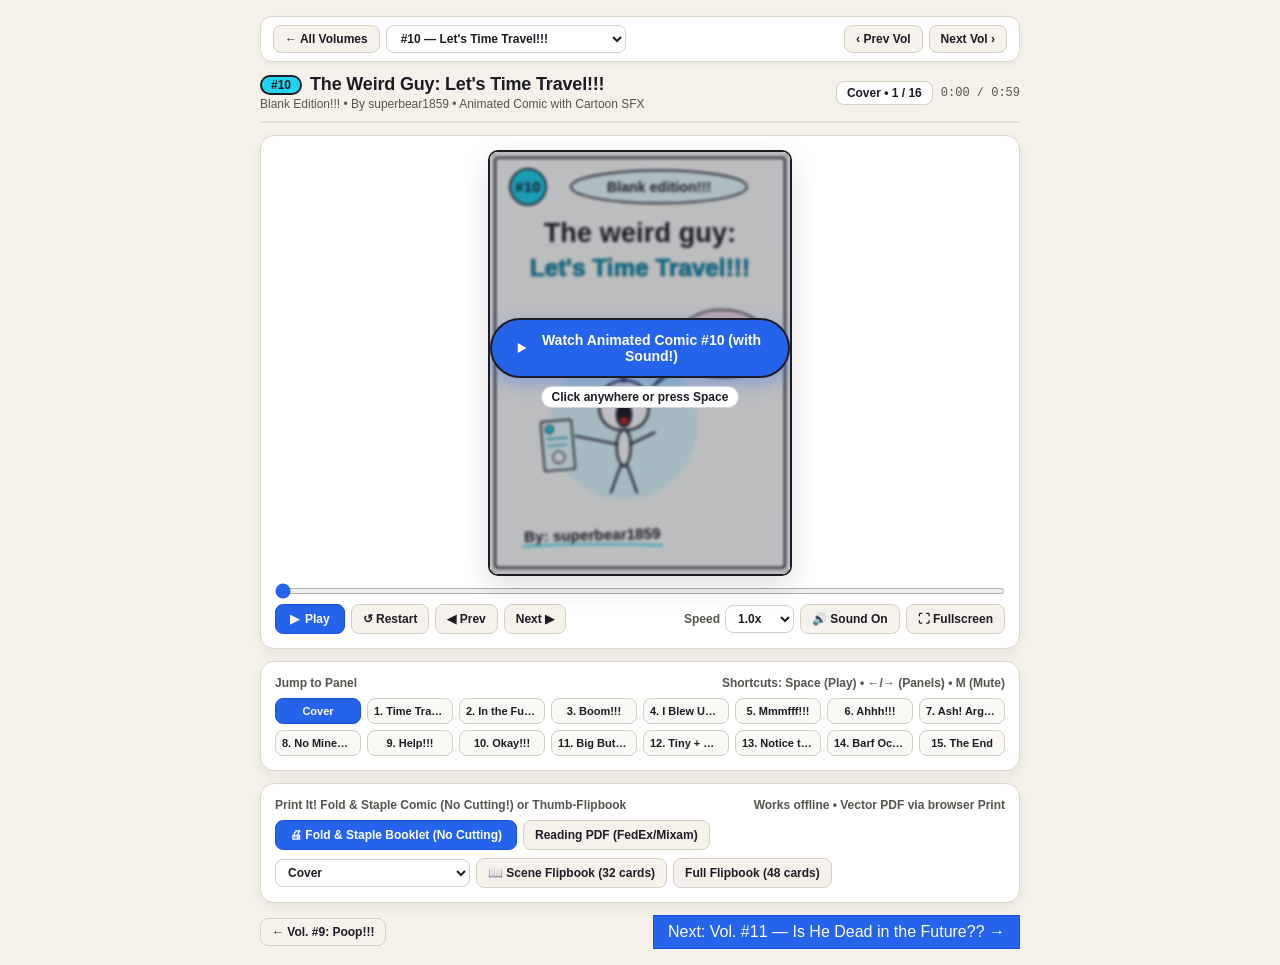
<file: volumes/10/index.html>
<!DOCTYPE html>
<html lang="en">
<head>
  <meta charset="utf-8" />
  <meta name="viewport" content="width=device-width, initial-scale=1.0" />
  <title>The Weird Guy #10: Let's Time Travel!!! — Animated Comic by superbear1859</title>
  <link rel="stylesheet" href="../../assets/reader.css?v=2" />
</head>
<body>
  <div class="wrap">
    <nav id="seriesNav" class="series-nav" aria-label="Series navigation"></nav>

    <div class="topbar">
      <div>
        <div class="title-row">
          <span class="badge-num" style="background: #22D3EE;">#10</span>
          <h1>The Weird Guy: Let's Time Travel!!!</h1>
        </div>
        <div class="subtitle">Blank Edition!!! &bull; By superbear1859 &bull; Animated Comic with Cartoon SFX</div>
      </div>
      <div class="meta-row">
        <span id="sceneBadge" class="pill-badge">Cover &bull; 1 / 16</span>
        <span id="timeReadout" class="time-txt">0:00 / 0:59</span>
      </div>
    </div>

    <div class="card stage-wrap">
      <div class="comic-stage-shell" id="stageContainer" title="Click to Play / Pause">
        <div id="stage" style="width:100%;height:100%;"></div>
        <div id="playOverlay">
          <button id="overlayPlayBtn">
            <svg width="18" height="18" viewBox="0 0 24 24" fill="currentColor"><polygon points="6,4 20,12 6,20"/></svg>
            Watch Animated Comic #10 (with Sound!)
          </button>
          <span class="overlay-hint">Click anywhere or press Space</span>
        </div>
      </div>

      <div class="controls">
        <input id="scrubber" type="range" min="0" max="1000" value="0" step="1" aria-label="Animation timeline" />
        <div class="btn-bar">
          <div class="btn-group">
            <button id="btnPlay" class="btn-primary"><span id="playIcon">&#9654;</span><span id="playLabel">Play</span></button>
            <button id="btnRestart" class="btn-sec" title="Restart from Cover">&#8634; Restart</button>
            <button id="btnPrev" class="btn-sec" title="Previous Panel (Left Arrow)">&#9664; Prev</button>
            <button id="btnNext" class="btn-sec" title="Next Panel (Right Arrow)">Next &#9654;</button>
          </div>
          <div class="btn-group">
            <label class="speed-lbl">Speed
              <select id="speedSelect">
                <option value="0.75">0.75x</option>
                <option value="1" selected>1.0x</option>
                <option value="1.25">1.25x</option>
              </select>
            </label>
            <button id="btnMute" class="btn-sec" title="Toggle Sound Effects (M)">&#128266; Sound On</button>
          </div>
        </div>
      </div>
    </div>

    <div class="card">
      <div class="grid-head">
        <span>Jump to Panel</span>
        <span>Shortcuts: Space (Play) &bull; &larr;/&rarr; (Panels) &bull; M (Mute)</span>
      </div>
      <div id="sceneGrid"></div>
    </div>

    <div id="bottomVolNav" class="bottom-vol-nav"></div>
  </div>

  <script src="../../assets/nav.js?v=3" data-volume-id="10"></script>
<script>
/* ============================================================================
 * THE WEIRD GUY #10: Let's Time Travel!!! (Blank Edition!!!) — By superbear1859
 * Self-Contained Hand-Drawn SVG Comic Engine + Web Audio Cartoon SFX Engine
 * ============================================================================ */
(function () {
  'use strict';

  const NS = 'http://www.w3.org/2000/svg';
  const INK = '#1E1B24';
  const PAPER = '#FFFEFA';
  const FONT = "'Humor Sans', 'Comic Neue', 'Comic Sans MS', 'Chalkboard SE', 'Marker Felt', cursive, sans-serif";

  const clamp = (v, a = 0, b = 1) => Math.max(a, Math.min(b, v));
  const lerp = (a, b, t) => a + (b - a) * t;
  const invLerp = (a, b, v) => clamp((v - a) / (b - a), 0, 1);
  const easeOutCubic = t => 1 - Math.pow(1 - clamp(t), 3);
  const easeInOutCubic = t => {
    t = clamp(t);
    return t < 0.5 ? 4 * t * t * t : 1 - Math.pow(-2 * t + 2, 3) / 2;
  };
  const easeOutBack = (t, s = 1.70158) => {
    t = clamp(t) - 1;
    return 1 + (s + 1) * t * t * t + s * t * t;
  };

  const SCENES = [
    { id: 'cover',   panelNum: null, title: 'Cover',               duration: 4.0 },
    { id: 'panel1',  panelNum: 1,    title: 'Time Travel Ray!',    duration: 3.7 },
    { id: 'panel2',  panelNum: 2,    title: 'In the Future!!!',    duration: 4.0 },
    { id: 'panel3',  panelNum: 3,    title: 'Boom!!!',             duration: 3.3 },
    { id: 'panel4',  panelNum: 4,    title: 'I Blew Up!!!',        duration: 3.8 },
    { id: 'panel5',  panelNum: 5,    title: 'Mmmfff!!!',           duration: 3.3 },
    { id: 'panel6',  panelNum: 6,    title: 'Ahhh!!!',             duration: 3.2 },
    { id: 'panel7',  panelNum: 7,    title: 'Ash! Arggghh!',       duration: 3.5 },
    { id: 'panel8',  panelNum: 8,    title: 'No Minecraft!!!',     duration: 3.9 },
    { id: 'panel9',  panelNum: 9,    title: 'Help!!!',             duration: 3.2 },
    { id: 'panel10', panelNum: 10,   title: 'Okay!!!',             duration: 3.1 },
    { id: 'panel11', panelNum: 11,   title: 'Big Butt Spell!',     duration: 3.8 },
    { id: 'panel12', panelNum: 12,   title: 'Tiny + Giant Butt!',  duration: 4.0 },
    { id: 'panel13', panelNum: 13,   title: 'Notice the Butt!',    duration: 3.9 },
    { id: 'panel14', panelNum: 14,   title: 'Barf Ocean!!!',       duration: 4.1 },
    { id: 'panel15', panelNum: 15,   title: 'The End',             duration: 4.5 }
  ];

  let acc = 0;
  for (const s of SCENES) { s.start = acc; acc += s.duration; s.end = acc; }
  const TOTAL_DURATION = acc;

  const AUDIO_CUES = [
    { sceneIdx: 0, localT: 0.08, type: 'intro_jingle' },
    { sceneIdx: 0, localT: 1.35, type: 'weird_yell', pitch: 620 },
    { sceneIdx: 1, localT: 0.10, type: 'evil_laugh' },
    { sceneIdx: 1, localT: 0.75, type: 'time_zap' },
    { sceneIdx: 1, localT: 1.55, type: 'weird_yell', pitch: 660 },
    { sceneIdx: 2, localT: 0.12, type: 'future_synth' },
    { sceneIdx: 2, localT: 1.10, type: 'jet_hover' },
    { sceneIdx: 2, localT: 1.65, type: 'rage_arggh' },
    { sceneIdx: 3, localT: 0.20, type: 'mega_boom' },
    { sceneIdx: 4, localT: 0.25, type: 'jet_zoom' },
    { sceneIdx: 4, localT: 0.75, type: 'fire_roar' },
    { sceneIdx: 4, localT: 1.35, type: 'weird_talk', count: 6, pitch: 620 },
    { sceneIdx: 5, localT: 0.25, type: 'fire_roar' },
    { sceneIdx: 5, localT: 1.00, type: 'muffled_mmmfff' },
    { sceneIdx: 6, localT: 0.20, type: 'fire_roar' },
    { sceneIdx: 6, localT: 0.90, type: 'weird_yell', pitch: 740 },
    { sceneIdx: 7, localT: 0.25, type: 'ash_puff' },
    { sceneIdx: 7, localT: 1.00, type: 'rage_arggh' },
    { sceneIdx: 8, localT: 0.30, type: 'game_blip' },
    { sceneIdx: 8, localT: 1.15, type: 'weird_talk', count: 7, pitch: 560 },
    { sceneIdx: 9, localT: 0.75, type: 'weird_yell', pitch: 640 },
    { sceneIdx: 10, localT: 0.15, type: 'narrator_talk', count: 3, pitch: 210 },
    { sceneIdx: 11, localT: 0.10, type: 'narrator_talk', count: 8, pitch: 215 },
    { sceneIdx: 11, localT: 1.15, type: 'magic_poof' },
    { sceneIdx: 12, localT: 0.12, type: 'narrator_talk', count: 4, pitch: 210 },
    { sceneIdx: 12, localT: 0.85, type: 'shrink_whistle' },
    { sceneIdx: 12, localT: 1.45, type: 'weird_talk', count: 5, pitch: 820 },
    { sceneIdx: 12, localT: 2.35, type: 'poop_horn' },
    { sceneIdx: 13, localT: 0.35, type: 'barf_blek' },
    { sceneIdx: 13, localT: 1.45, type: 'narrator_talk', count: 5, pitch: 215 },
    { sceneIdx: 14, localT: 0.12, type: 'narrator_talk', count: 7, pitch: 205 },
    { sceneIdx: 14, localT: 0.75, type: 'ocean_wave' },
    { sceneIdx: 14, localT: 1.55, type: 'weird_yell', pitch: 620 },
    { sceneIdx: 15, localT: 0.50, type: 'outro_jingle' },
    { sceneIdx: 15, localT: 1.65, type: 'underwater_bubbles' },
    { sceneIdx: 15, localT: 2.05, type: 'weird_talk', count: 6, pitch: 540 }
  ].map((c, idx) => ({ ...c, id: idx, globalT: SCENES[c.sceneIdx].start + c.localT }));

  // --- SVG Primitives ---
  const esc = str => String(str).replace(/&/g, '&amp;').replace(/</g, '&lt;').replace(/>/g, '&gt;').replace(/"/g, '&quot;');

  function svgText(x, y, text, opts = {}) {
    const { size = 28, weight = '700', fill = INK, anchor = 'middle', rot = 0, opacity = 1, stroke = 'none', strokeWidth = 0, letterSpacing = 0.3 } = opts;
    if (opacity <= 0.005) return '';
    const tf = rot ? ` transform="rotate(${rot.toFixed(1)} ${x.toFixed(1)} ${y.toFixed(1)})"` : '';
    const st = stroke !== 'none' ? ` stroke="${stroke}" stroke-width="${strokeWidth}" stroke-linejoin="round" paint-order="stroke"` : '';
    return `<text x="${x.toFixed(1)}" y="${y.toFixed(1)}" font-family="${FONT}" font-size="${size}" font-weight="${weight}" fill="${fill}" text-anchor="${anchor}" letter-spacing="${letterSpacing}" opacity="${opacity.toFixed(3)}"${st}${tf}>${esc(text)}</text>`;
  }

  function svgMultiText(x, y, lines, opts = {}) {
    const lineH = opts.lineHeight || (opts.size || 24) * 1.18;
    const startY = y - ((lines.length - 1) * lineH) / 2;
    return lines.map((line, i) => svgText(x, startY + i * lineH, line, opts)).join('');
  }

  function speechBubble(opts) {
    const { cx, cy, rx, ry, tailX, tailY, lines = [], fontSize = 22, lineHeight, fill = '#FFFFFF', stroke = INK, strokeWidth = 3.2, textColor = INK, spiky = false, scale = 1, opacity = 1, rot = 0 } = opts;
    if (opacity <= 0.005 || scale <= 0.01) return '';
    let shape = '';
    if (spiky) {
      const spikes = 16, pts = [];
      for (let i = 0; i < spikes * 2; i++) {
        const a = (i / (spikes * 2)) * Math.PI * 2;
        const m = i % 2 === 0 ? 1.12 : 0.88;
        pts.push(`${(Math.cos(a) * rx * m).toFixed(1)},${(Math.sin(a) * ry * m).toFixed(1)}`);
      }
      let tail = '';
      if (tailX !== undefined && tailY !== undefined) {
        const dx = tailX - cx, dy = tailY - cy, ang = Math.atan2(dy, dx);
        tail = `<path d="M ${(Math.cos(ang - 0.25) * rx * 0.72).toFixed(1)} ${(Math.sin(ang - 0.25) * ry * 0.72).toFixed(1)} L ${dx.toFixed(1)} ${dy.toFixed(1)} L ${(Math.cos(ang + 0.25) * rx * 0.72).toFixed(1)} ${(Math.sin(ang + 0.25) * ry * 0.72).toFixed(1)}" fill="${fill}" stroke="${stroke}" stroke-width="${strokeWidth}" stroke-linejoin="round" stroke-linecap="round"/>`;
      }
      shape = `${tail}<polygon points="${pts.join(' ')}" fill="${fill}" stroke="${stroke}" stroke-width="${strokeWidth}" stroke-linejoin="round"/>`;
    } else {
      const k = 0.55228;
      const d = [
        `M 0 ${(-ry).toFixed(1)}`,
        `C ${(rx * k * 1.03).toFixed(1)} ${(-ry * 0.99).toFixed(1)}, ${(rx * 1.02).toFixed(1)} ${(-ry * k).toFixed(1)}, ${(rx * 0.99).toFixed(1)} 0`,
        `C ${(rx * 1.01).toFixed(1)} ${(ry * k * 1.02).toFixed(1)}, ${(rx * k).toFixed(1)} ${(ry * 1.02).toFixed(1)}, 0 ${(ry * 0.99).toFixed(1)}`,
        `C ${(-rx * k * 1.02).toFixed(1)} ${(ry * 1.01).toFixed(1)}, ${(-rx * 1.02).toFixed(1)} ${(ry * k).toFixed(1)}, ${(-rx * 0.99).toFixed(1)} 0`,
        `C ${(-rx * 1.01).toFixed(1)} ${(-ry * k * 1.02).toFixed(1)}, ${(-rx * k).toFixed(1)} ${(-ry * 1.02).toFixed(1)}, 0 ${(-ry).toFixed(1)} Z`
      ].join(' ');
      let tail = '', maskPatch = '';
      if (tailX !== undefined && tailY !== undefined) {
        const dx = tailX - cx, dy = tailY - cy, ang = Math.atan2(dy, dx);
        const b1x = Math.cos(ang - 0.24) * rx * 0.85, b1y = Math.sin(ang - 0.24) * ry * 0.85;
        const b2x = Math.cos(ang + 0.24) * rx * 0.85, b2y = Math.sin(ang + 0.24) * ry * 0.85;
        const midX = (b1x + b2x) * 0.35 + dx * 0.35, midY = (b1y + b2y) * 0.35 + dy * 0.35;
        tail = `<path d="M ${b1x.toFixed(1)} ${b1y.toFixed(1)} Q ${midX.toFixed(1)} ${midY.toFixed(1)} ${dx.toFixed(1)} ${dy.toFixed(1)} Q ${(midX + (b2x - b1x) * 0.3).toFixed(1)} ${(midY + (b2y - b1y) * 0.3).toFixed(1)} ${b2x.toFixed(1)} ${b2y.toFixed(1)}" fill="${fill}" stroke="${stroke}" stroke-width="${strokeWidth}" stroke-linejoin="round" stroke-linecap="round"/>`;
        maskPatch = `<path d="M ${(b1x * 0.95).toFixed(1)} ${(b1y * 0.95).toFixed(1)} L ${(dx * 0.78).toFixed(1)} ${(dy * 0.78).toFixed(1)} L ${(b2x * 0.95).toFixed(1)} ${(b2y * 0.95).toFixed(1)} Z" fill="${fill}" stroke="none"/>`;
      }
      shape = `${tail}<path d="${d}" fill="${fill}" stroke="${stroke}" stroke-width="${strokeWidth}" stroke-linejoin="round"/>${maskPatch}`;
    }
    const txt = svgMultiText(0, 6, lines, { size: fontSize, lineHeight: lineHeight || fontSize * 1.15, fill: textColor });
    return `<g transform="translate(${cx.toFixed(1)} ${cy.toFixed(1)}) rotate(${rot.toFixed(1)}) scale(${scale.toFixed(3)})" opacity="${opacity.toFixed(3)}">${shape}${txt}</g>`;
  }

  function handArrow(x1, y1, x2, y2, cx, cy, color = INK) {
    const ang = Math.atan2(y2 - cy, x2 - cx), len = 13;
    return `<g stroke="${color}" stroke-width="3.2" fill="none" stroke-linecap="round" stroke-linejoin="round">
      <path d="M ${x1.toFixed(1)} ${y1.toFixed(1)} Q ${cx.toFixed(1)} ${cy.toFixed(1)} ${x2.toFixed(1)} ${y2.toFixed(1)}"/>
      <path d="M ${(x2 - Math.cos(ang - 0.5) * len).toFixed(1)} ${(y2 - Math.sin(ang - 0.5) * len).toFixed(1)} L ${x2.toFixed(1)} ${y2.toFixed(1)} L ${(x2 - Math.cos(ang + 0.5) * len).toFixed(1)} ${(y2 - Math.sin(ang + 0.5) * len).toFixed(1)}"/>
    </g>`;
  }

  // Weird Guy — canonical V-shaped ANGRY EYEBROWS (no duplicate eyebrows!)
  function weirdGuy(opts = {}) {
    const {
      x = 300, y = 500, scale = 1, rot = 0,
      eyes = 'normal', mouth = 'open', arms = 'out',
      comicProp = false, bigButt = false, t = 0, opacity = 1
    } = opts;
    if (opacity <= 0.005) return '';
    const mouthPulse = mouth === 'yell' ? 1 + Math.sin(t * 28) * 0.09 : 1;
    const hw = Math.sin(t * 14) * 2.5;

    const buttSvg = bigButt ? `<g transform="translate(8 36) scale(1.38)">
      <path d="M 0 -22 C 36 -30, 62 -12, 54 6 C 48 16, 36 16, 28 10 C 44 22, 48 42, 26 48 C 6 52, -4 34, -2 20 Z"
            fill="#FFFFFF" stroke="${INK}" stroke-width="3.2" stroke-linejoin="round"/>
    </g>` : '';

    const torso = `<path d="M -2 -8 C -16 -2, -16 44, 0 54 C 15 44, 15 -2, 2 -8 Z" fill="#FFF" stroke="${INK}" stroke-width="3.6" stroke-linejoin="round"/>`;
    const legSvg = `<path d="M -5 51 Q -14 75 -22 98 M 5 51 Q 14 75 22 98" stroke="${INK}" stroke-width="3.6" stroke-linecap="round" fill="none"/>`;
    let armSvg = `<path d="M -11 14 L -48 22 M 11 14 L 48 18" stroke="${INK}" stroke-width="3.6" stroke-linecap="round"/>`;
    if (comicProp) {
      armSvg = `<path d="M -11 16 L -82 2 M 11 16 L 52 -4" stroke="${INK}" stroke-width="3.6" stroke-linecap="round"/>
        <g transform="translate(-112 18) rotate(-5)">
          <rect x="-26" y="-42" width="52" height="84" rx="4" fill="#ECFEFF" stroke="${INK}" stroke-width="2.8"/>
          <circle cx="-12" cy="-28" r="7" fill="#22D3EE" stroke="${INK}" stroke-width="1.8"/>
          <line x1="-18" y1="-12" x2="18" y2="-12" stroke="#0891B2" stroke-width="2.5"/>
          <line x1="-18" y1="0" x2="16" y2="0" stroke="#0891B2" stroke-width="2.5"/>
          <circle cx="0" cy="20" r="10" fill="#FFF" stroke="${INK}" stroke-width="2"/>
        </g>`;
    } else if (arms === 'up') {
      armSvg = `<path d="M -11 12 L -50 -20 M 11 12 L 50 -16" stroke="${INK}" stroke-width="3.6" stroke-linecap="round"/>`;
    }

    const head = `<path d="M 0 -92 C 26 -93, 44 -74, 42 -48 C 43 -22, 24 -7, 0 -8 C -25 -7, -43 -23, -42 -49 C -43 -75, -24 -92, 0 -92 Z" fill="#FFF" stroke="${INK}" stroke-width="3.8" stroke-linejoin="round"/>`;
    // Iconic V-shaped angry eyebrows!
    const eyebrows = `<path d="M ${(-18 + hw * 0.4).toFixed(1)} -124 L -1 -90 L ${(19 + hw * 0.4).toFixed(1)} -126" fill="none" stroke="${INK}" stroke-width="3.8" stroke-linecap="round" stroke-linejoin="round"/>`;

    let eyeSvg = `<path d="M -12 -75 L -11 -56 M 12 -75 L 13 -56" stroke="${INK}" stroke-width="3.6" stroke-linecap="round"/>`;
    if (eyes === 'angry') eyeSvg = `<path d="M -14 -76 L -12 -55 M 14 -76 L 12 -55" stroke="${INK}" stroke-width="4.2" stroke-linecap="round"/>`;
    else if (eyes === 'squint') eyeSvg = `<path d="M -22 -70 L -10 -62 L -22 -54 M 22 -70 L 10 -62 L 22 -54" fill="none" stroke="${INK}" stroke-width="3.5" stroke-linecap="round" stroke-linejoin="round"/>`;

    const mouthSvg = mouth === 'yell'
      ? `<g transform="translate(0 -34) scale(1 ${mouthPulse.toFixed(3)})"><ellipse cx="0" cy="0" rx="14" ry="20" fill="${INK}"/><ellipse cx="0" cy="10" rx="8" ry="6" fill="#DC2626" opacity="0.85"/></g>`
      : `<ellipse cx="0" cy="-36" rx="12" ry="17" fill="${INK}"/>`;

    return `<g transform="translate(${x.toFixed(1)} ${y.toFixed(1)}) rotate(${rot.toFixed(1)}) scale(${scale.toFixed(3)})" opacity="${opacity.toFixed(3)}">
      ${buttSvg}${legSvg}${torso}${armSvg}${head}${eyebrows}${eyeSvg}${mouthSvg}
    </g>`;
  }

  // Sci-Fi Time Travel Ray Gun (Panel 1!)
  function timeRayGun({ x, y, scale = 1, zapping = false, zapLen = 135, t = 0 }) {
    const jitter = zapping ? Math.sin(t * 60) * 3 : 0;
    let zapSvg = '';
    if (zapping) {
      const segs = 5;
      let d1 = 'M -62 0', d2 = 'M -62 8';
      for (let i = 1; i <= segs; i++) {
        const px = -62 - (zapLen * i) / segs;
        const py = (i % 2 === 0 ? -18 : 18) + Math.sin(t * 45 + i * 2) * 6;
        d1 += ` L ${px.toFixed(1)} ${(py - 6).toFixed(1)}`;
        d2 += ` L ${px.toFixed(1)} ${(py + 12).toFixed(1)}`;
      }
      zapSvg = `<g>
        <path d="${d1}" fill="none" stroke="#22D3EE" stroke-width="9" stroke-linecap="round" stroke-linejoin="round" opacity="0.65"/>
        <path d="${d1}" fill="none" stroke="${INK}" stroke-width="3.4" stroke-linecap="round" stroke-linejoin="round"/>
        <path d="${d2}" fill="none" stroke="#A855F7" stroke-width="6" stroke-linecap="round" stroke-linejoin="round" opacity="0.7"/>
        <circle cx="${(-62 - zapLen).toFixed(1)}" cy="4" r="${(18 + Math.sin(t * 40) * 5).toFixed(1)}" fill="#22D3EE" opacity="0.75"/>
      </g>`;
    }
    return `<g transform="translate(${(x + jitter).toFixed(1)} ${y.toFixed(1)}) scale(${scale.toFixed(3)})">
      ${zapSvg}
      <rect x="-42" y="-76" width="54" height="36" rx="6" fill="#CBD5E1" stroke="${INK}" stroke-width="3.4"/>
      <ellipse cx="-42" cy="-58" rx="11" ry="18" fill="${INK}"/>
      <polygon points="8,42 38,42 28,92 -4,92" fill="#94A3B8" stroke="${INK}" stroke-width="3.4" stroke-linejoin="round"/>
      <rect x="-46" y="-42" width="118" height="86" rx="10" fill="#ECFEFF" stroke="${INK}" stroke-width="3.8"/>
      <ellipse cx="-48" cy="2" rx="22" ry="36" fill="${INK}" stroke="${INK}" stroke-width="3.4"/>
      <ellipse cx="-52" cy="2" rx="11" ry="22" fill="${zapping ? '#22D3EE' : '#475569'}"/>
      ${svgMultiText(18, 4, ['Time', 'travel', 'ray'], { size: 20, lineHeight: 22, fill: '#0E7490' })}
    </g>`;
  }

  // Futuristic Jet-Powered Hover Folding Chair (Panels 2 & 4!)
  function jetFoldingChair({ x, y, scale = 1, t = 0 }) {
    const fl = 0.88 + 0.22 * Math.sin(t * 32);
    return `<g transform="translate(${x.toFixed(1)} ${y.toFixed(1)}) scale(${scale.toFixed(3)})">
      <!-- Twin rocket thrusters under the legs -->
      <g transform="translate(-44 65)">
        <rect x="-18" y="-12" width="36" height="28" rx="4" fill="#64748B" stroke="${INK}" stroke-width="3"/>
        <ellipse cx="0" cy="18" rx="16" ry="7" fill="${INK}"/>
        <path d="M -14 20 L -8 ${(54 * fl).toFixed(1)} L 0 ${(36 * fl).toFixed(1)} L 8 ${(56 * fl).toFixed(1)} L 14 20 Z" fill="#F97316" stroke="#DC2626" stroke-width="2.4"/>
      </g>
      <g transform="translate(44 65)">
        <rect x="-18" y="-12" width="36" height="28" rx="4" fill="#64748B" stroke="${INK}" stroke-width="3"/>
        <ellipse cx="0" cy="18" rx="16" ry="7" fill="${INK}"/>
        <path d="M -14 20 L -8 ${(56 * fl).toFixed(1)} L 0 ${(36 * fl).toFixed(1)} L 8 ${(54 * fl).toFixed(1)} L 14 20 Z" fill="#F97316" stroke="#DC2626" stroke-width="2.4"/>
      </g>
      <!-- Folding X legs -->
      <g stroke="#475569" stroke-width="5" stroke-linecap="round">
        <line x1="-68" y1="0" x2="-24" y2="56"/><line x1="-20" y1="0" x2="-68" y2="56"/>
        <line x1="20" y1="0" x2="68" y2="56"/><line x1="68" y1="0" x2="24" y2="56"/>
      </g>
      <rect x="-92" y="-8" width="184" height="14" rx="6" fill="#38BDF8" stroke="${INK}" stroke-width="3.2"/>
    </g>`;
  }

  // Futuristic TNT-Strapped Super Boomerang (Panels 2 & 3!)
  function tntBoomerang({ x, y, rot = 0, scale = 1 }) {
    return `<g transform="translate(${x.toFixed(1)} ${y.toFixed(1)}) rotate(${rot.toFixed(1)}) scale(${scale.toFixed(3)})">
      <!-- 3 TNT blocks strapped to outer edge -->
      <g transform="translate(26 -58) rotate(-25)">
        <rect x="-18" y="-14" width="36" height="28" rx="3" fill="#EF4444" stroke="${INK}" stroke-width="2.8"/>
        ${svgText(0, 6, 'TNT', { size: 15, fill: '#FFFFFF' })}
      </g>
      <g transform="translate(52 0) rotate(0)">
        <rect x="-18" y="-14" width="36" height="28" rx="3" fill="#EF4444" stroke="${INK}" stroke-width="2.8"/>
        ${svgText(0, 6, 'TNT', { size: 15, fill: '#FFFFFF' })}
      </g>
      <g transform="translate(26 58) rotate(25)">
        <rect x="-18" y="-14" width="36" height="28" rx="3" fill="#EF4444" stroke="${INK}" stroke-width="2.8"/>
        ${svgText(0, 6, 'TNT', { size: 15, fill: '#FFFFFF' })}
      </g>
      <!-- Curved boomerang body -->
      <path d="M -28 -84 C 36 -56, 46 56, -28 84 C -48 88, -54 62, -32 52 C 12 34, 12 -34, -32 -52 C -54 -62, -48 -88, -28 -84 Z"
            fill="#FACC15" stroke="${INK}" stroke-width="3.6" stroke-linejoin="round"/>
      ${svgText(0, 4, 'BOOM', { size: 13, fill: INK, rot: 90 })}
    </g>`;
  }

  // Cyborg Robo-Prankster with Visor, Helmet Blasters & Lightning Claws (Panel 2!)
  function roboPrankster({ x, y, scale = 1, t = 0 }) {
    const bob = Math.sin(t * 9) * 3;
    return `<g transform="translate(${x.toFixed(1)} ${(y + bob).toFixed(1)}) scale(${scale.toFixed(3)})">
      <!-- Rocket legs -->
      <rect x="-24" y="64" width="18" height="32" rx="3" fill="#94A3B8" stroke="${INK}" stroke-width="3"/>
      <rect x="6" y="64" width="18" height="32" rx="3" fill="#94A3B8" stroke="${INK}" stroke-width="3"/>
      <!-- Robot torso -->
      <rect x="-26" y="12" width="52" height="54" rx="6" fill="#CBD5E1" stroke="${INK}" stroke-width="3.4"/>
      <!-- Dual claw + lightning arms -->
      <rect x="-78" y="22" width="52" height="16" rx="4" fill="#94A3B8" stroke="${INK}" stroke-width="3"/>
      <rect x="26" y="22" width="52" height="16" rx="4" fill="#94A3B8" stroke="${INK}" stroke-width="3"/>
      <polygon points="-78,18 -102,10 -92,26 -108,38 -78,38" fill="#FACC15" stroke="${INK}" stroke-width="2.6" stroke-linejoin="round"/>
      <polygon points="78,18 102,10 92,26 108,38 78,38" fill="#FACC15" stroke="${INK}" stroke-width="2.6" stroke-linejoin="round"/>
      <!-- Square robot helmet + top & side blasters -->
      <rect x="-18" y="-108" width="36" height="24" rx="4" fill="#64748B" stroke="${INK}" stroke-width="3"/>
      <rect x="-6" y="-124" width="12" height="18" rx="2" fill="#22D3EE" stroke="${INK}" stroke-width="2.6"/>
      <rect x="-78" y="-66" width="24" height="30" rx="4" fill="#64748B" stroke="${INK}" stroke-width="3"/>
      <rect x="54" y="-66" width="24" height="30" rx="4" fill="#64748B" stroke="${INK}" stroke-width="3"/>
      <rect x="-54" y="-84" width="108" height="96" rx="10" fill="#E2E8F0" stroke="${INK}" stroke-width="3.6"/>
      <!-- Prankster face inside helmet with dark visor + signature smirk! -->
      <circle cx="0" cy="-36" r="38" fill="#FFF" stroke="${INK}" stroke-width="3.2"/>
      <rect x="-40" y="-64" width="80" height="24" rx="8" fill="#1E1B24" stroke="#22D3EE" stroke-width="2.4"/>
      <path d="M -16 -24 Q 0 -8 16 -24" fill="none" stroke="${INK}" stroke-width="3.4" stroke-linecap="round"/>
    </g>`;
  }

  // Fluffy Magic Spell "poof!!!" cloud (Panel 11!)
  function poofCloud({ x = 300, y = 525, scale = 1, t = 0 }) {
    if (scale <= 0.02) return '';
    const sp = Math.sin(t * 14) * 6;
    return `<g transform="translate(${x.toFixed(1)} ${y.toFixed(1)}) scale(${scale.toFixed(3)})">
      <path d="M -118 22 C -168 18, -172 -58, -112 -74 C -104 -144, -8 -164, 34 -116 C 88 -154, 168 -102, 138 -36 C 188 12, 146 98, 76 92 C 36 142, -56 138, -86 92 C -144 96, -158 48, -118 22 Z"
            fill="#F3E8FF" stroke="${INK}" stroke-width="4" stroke-linejoin="round"/>
      <g stroke="#A855F7" stroke-width="3.5" stroke-linecap="round" opacity="0.85">
        <line x1="-175" y1="${(-85 + sp).toFixed(1)}" x2="-152" y2="${(-72 + sp).toFixed(1)}"/>
        <line x1="168" y1="${(-95 - sp).toFixed(1)}" x2="188" y2="${(-112 - sp).toFixed(1)}"/>
        <line x1="158" y1="${(105 + sp).toFixed(1)}" x2="180" y2="${(118 + sp).toFixed(1)}"/>
        <line x1="-155" y1="${(105 - sp).toFixed(1)}" x2="-176" y2="${(120 - sp).toFixed(1)}"/>
      </g>
      ${svgText(0, 14, 'poof!!!', { size: 58, fill: '#7C3AED', stroke: '#FFF', strokeWidth: 5 })}
    </g>`;
  }

  // Dark scribbled pile of Ash (Panels 7, 8, 9, 10!)
  function ashPile({ x, y, scale = 1, dark = false, t = 0 }) {
    const wob = Math.sin(t * 5) * 2.5;
    const fill = dark ? '#334155' : '#94A3B8';
    const hi = dark ? '#475569' : '#CBD5E1';
    const stroke = dark ? '#0F172A' : '#475569';
    return `<g transform="translate(${x.toFixed(1)} ${(y + wob).toFixed(1)}) scale(${scale.toFixed(3)})">
      <path d="M -92 38 C -122 10, -108 -68, -42 -96 C 12 -118, 86 -92, 104 -26 C 122 36, 76 92, 12 96 C -48 100, -76 68, -92 38 Z"
            fill="${fill}" stroke="${stroke}" stroke-width="4" stroke-linejoin="round"/>
      <!-- Sketchy soot scribble texture -->
      <g stroke="${hi}" stroke-width="4.5" stroke-linecap="round" opacity="0.5">
        <path d="M -62 -40 L -48 55 M -28 -68 L -18 68 M 8 -75 L 14 70 M 44 -58 L 52 55 M 74 -30 L 70 35"/>
      </g>
    </g>`;
  }

  // Green wavy Barf Ocean (Panels 14 & 15!)
  function barfOcean({ levelY = 140, t = 0 }) {
    const w = Math.sin(t * 4.2) * 16;
    return `<g>
      <path d="M -40 ${levelY.toFixed(1)} Q ${(140 + w).toFixed(1)} ${(levelY - 26).toFixed(1)} 300 ${levelY.toFixed(1)} T 640 ${levelY.toFixed(1)} L 640 860 L -40 860 Z"
            fill="#BEF264" stroke="#4D7C0F" stroke-width="4" opacity="0.72"/>
      <path d="M -20 ${(levelY + 135).toFixed(1)} Q ${(170 - w).toFixed(1)} ${(levelY + 105).toFixed(1)} 330 ${(levelY + 135).toFixed(1)} T 640 ${(levelY + 135).toFixed(1)}"
            fill="none" stroke="#65A30D" stroke-width="4" stroke-linecap="round" opacity="0.75"/>
      <path d="M -20 ${(levelY + 315).toFixed(1)} Q ${(160 + w).toFixed(1)} ${(levelY + 285).toFixed(1)} 320 ${(levelY + 315).toFixed(1)} T 640 ${(levelY + 315).toFixed(1)}"
            fill="none" stroke="#65A30D" stroke-width="4" stroke-linecap="round" opacity="0.65"/>
      <path d="M -20 ${(levelY + 510).toFixed(1)} Q ${(180 - w).toFixed(1)} ${(levelY + 480).toFixed(1)} 340 ${(levelY + 510).toFixed(1)} T 640 ${(levelY + 510).toFixed(1)}"
            fill="none" stroke="#4D7C0F" stroke-width="4" stroke-linecap="round" opacity="0.55"/>
    </g>`;
  }

  function wrapPanel(innerSvg, { panelNum = null, shakeX = 0, shakeY = 0, bg = PAPER } = {}) {
    const badge = panelNum !== null
      ? `<g opacity="0.78"><rect x="20" y="786" width="38" height="32" rx="7" fill="#FFF" stroke="${INK}" stroke-width="2.4"/>${svgText(39, 810, String(panelNum), { size: 21 })}</g>`
      : '';
    return `<svg xmlns="${NS}" viewBox="0 0 600 840" width="100%" height="100%" style="background:${bg};">
      <defs>
        <clipPath id="pc10"><rect x="12" y="12" width="576" height="816" rx="4"/></clipPath>
        <pattern id="ht10" width="16" height="16" patternUnits="userSpaceOnUse"><circle cx="4" cy="4" r="1.2" fill="#94A3B8" opacity="0.12"/></pattern>
      </defs>
      <rect x="0" y="0" width="600" height="840" fill="${bg}"/>
      <rect x="12" y="12" width="576" height="816" fill="url(#ht10)"/>
      <g clip-path="url(#pc10)"><g transform="translate(${shakeX.toFixed(1)} ${shakeY.toFixed(1)})">${innerSvg}</g></g>
      <rect x="10" y="10" width="580" height="820" rx="6" fill="none" stroke="${INK}" stroke-width="4.2"/>
      ${badge}
    </svg>`;
  }

  function renderScene(sceneIdx, localT) {
    const s = SCENES[sceneIdx];
    const t = clamp(localT, 0, s.duration);
    let out = '', shakeX = 0, shakeY = 0, bg = PAPER;

    switch (sceneIdx) {
      case 0: { // COVER — "#10 Blank edition!!! The weird guy: Let's Time Travel!!!" + "No!!!"
        const bS = easeOutBack(invLerp(0.05, 0.45, t));
        const tOp = invLerp(0.18, 0.55, t);
        const gY = lerp(695, 565, easeOutBack(invLerp(0.4, 1.0, t))) + Math.sin(t * 5) * 3;
        const bubS = easeOutBack(invLerp(1.25, 1.75, t));
        const aOp = invLerp(2.1, 2.6, t);

        out += `<circle cx="268" cy="545" r="148" fill="#CFFAFE" opacity="0.65"/>`;
        out += `<g transform="translate(76 68) scale(${bS.toFixed(3)})"><circle cx="0" cy="0" r="36" fill="#22D3EE" stroke="${INK}" stroke-width="3.6"/>${svgText(0, 11, '#10', { size: 30 })}</g>`;
        out += `<g transform="translate(338 68) scale(${bS.toFixed(3)})"><ellipse cx="0" cy="0" rx="176" ry="33" fill="#ECFEFF" stroke="${INK}" stroke-width="3.4"/>${svgText(0, 10, 'Blank edition!!!', { size: 28 })}</g>`;

        out += `<g opacity="${tOp.toFixed(3)}">
          ${svgText(300, 178, 'The weird guy:', { size: 54 })}
          ${svgText(300, 246, "Let's Time Travel!!!", { size: 48, fill: '#0891B2', stroke: INK, strokeWidth: 1.4 })}
        </g>`;

        out += weirdGuy({ x: 268, y: gY, scale: 1.18, comicProp: true, eyes: 'angry', mouth: 'yell', t });
        out += speechBubble({
          cx: 465, cy: 382, rx: 94, ry: 68,
          tailX: 325, tailY: 468,
          lines: ['No!!!'],
          fontSize: 44, scale: bubS, fill: '#FEE2E2', textColor: '#DC2626'
        });

        out += `<g opacity="${aOp.toFixed(3)}">
          ${svgText(205, 775, 'By: superbear1859', { size: 30, rot: -1.5 })}
          <path d="M 66 787 Q 205 779 344 785" fill="none" stroke="#22D3EE" stroke-width="4.5" stroke-linecap="round" opacity="0.8"/>
        </g>`;
        break;
      }

      case 1: { // Panel 1: "Ha, ha, ha!!!" + Time Travel Ray fires "Zap!!!" + "Nooo!!!"
        const lB = Math.sin(t * 22) * 5;
        const zapping = t > 0.72;
        if (t > 0.72 && t < 1.65) shakeX = Math.sin(t * 62) * 5;

        out += `<g transform="translate(0 ${lB.toFixed(1)})" opacity="${invLerp(0.05, 0.4, t).toFixed(3)}">
          ${svgText(265, 112, 'Ha, ha, ha!!!', { size: 62, fill: '#7C3AED', rot: -2 })}
        </g>`;

        out += weirdGuy({ x: 252, y: 575, scale: 1.12, eyes: 'angry', mouth: 'yell', t });
        out += timeRayGun({ x: lerp(660, 488, easeOutBack(invLerp(0.25, 0.72, t))), y: 515, scale: 0.96, zapping, zapLen: 122, t });

        if (zapping) {
          out += `<g transform="translate(455 318) rotate(-14) scale(${easeOutBack(invLerp(0.72, 1.12, t)).toFixed(3)})">
            ${svgText(0, 0, 'Zap!!!', { size: 68, fill: '#0891B2', stroke: '#ECFEFF', strokeWidth: 7 })}
          </g>`;
        }

        out += speechBubble({
          cx: 132, cy: 365, rx: 98, ry: 72, rot: -12,
          tailX: 215, tailY: 478,
          lines: ['Nooo!!!'],
          fontSize: 38, scale: easeOutBack(invLerp(1.4, 1.9, t)), fill: '#FEE2E2', textColor: '#DC2626'
        });
        break;
      }

      case 2: { // Panel 2: "In the future!!!" + Jet Chair + TNT Boomerang + Robo-Prankster!
        bg = '#F0F9FF';
        const hov = Math.sin(t * 7) * 6;
        out += svgText(300, 102, 'In the future!!!', { size: 58, fill: '#0369A1', opacity: invLerp(0.06, 0.42, t) });

        // Hovering jet-powered folding chair at top!
        out += jetFoldingChair({ x: 345, y: 205 + hov, scale: 0.92, t });

        // Weird Guy + "Grrr!!!"
        out += weirdGuy({ x: 165, y: 505, scale: 1.0, eyes: 'angry', mouth: 'yell', t });
        out += speechBubble({
          cx: 325, cy: 392, rx: 86, ry: 58,
          tailX: 215, tailY: 452,
          lines: ['Grrr!!!'],
          fontSize: 34, scale: easeOutBack(invLerp(1.45, 1.9, t)), fill: '#FEF9C3', textColor: '#B91C1C'
        });

        // Incoming TNT-strapped Boomerang on right!
        const bRot = -12 + Math.sin(t * 14) * 14;
        out += tntBoomerang({ x: lerp(540, 488, easeOutCubic(invLerp(0.5, 1.4, t))), y: 478, rot: bRot, scale: 0.88 });

        // Cyborg Robo-Prankster at bottom!
        out += roboPrankster({ x: 355, y: 710, scale: 0.96, t });
        break;
      }

      case 3: { // Panel 3: Giant "Boom!!!" explosion + TNT Boomerang flying away!
        const expS = easeOutBack(invLerp(0.12, 0.72, t));
        if (t > 0.18 && t < 1.1) {
          shakeX = Math.sin(t * 76) * 8;
          shakeY = Math.cos(t * 70) * 7;
        }

        // Giant comic explosion starburst!
        out += `<g transform="translate(265 415) scale(${expS.toFixed(3)})">
          <path d="M -215 -85 L -165 -265 L -72 -185 L 28 -355 L 88 -165 L 228 -245 L 145 -45 L 252 65 L 118 118 L 165 268 L 28 175 L -65 305 L -112 145 L -238 195 L -155 25 Z"
                fill="#FEF08A" stroke="#DC2626" stroke-width="5" stroke-linejoin="round"/>
          <path d="M -145 -55 L -112 -180 L -45 -125 L 18 -245 L 62 -112 L 155 -168 L 98 -32 L 172 44 L 82 82 L 112 185 L 18 118 L -42 205 L -78 98 L -162 132 L -105 18 Z"
                fill="#F97316" opacity="0.88"/>
          ${svgText(0, 16, 'Boom!!!', { size: 96, fill: '#FFFFFF', stroke: INK, strokeWidth: 8, rot: -10 })}
        </g>`;

        // TNT Boomerang zipping away on the right!
        const bFly = easeOutCubic(invLerp(0.25, 1.8, t));
        out += tntBoomerang({ x: lerp(420, 522, bFly), y: lerp(490, 565, bFly), rot: lerp(-10, 48, bFly), scale: 0.72 });
        break;
      }

      case 4: { // Panel 4: "zoom!!!" top & bottom + Weird Guy on fire! "Hey!!! I blew up!!!" + "← fire"
        const fS = 0.92 + 0.12 * Math.sin(t * 24);
        const zP = easeOutCubic(invLerp(0.1, 1.1, t));

        // Jet chair zooming off top!
        out += jetFoldingChair({ x: 205, y: lerp(100, -10, zP), scale: 0.95, t });
        out += svgText(412, 165, 'zoom!!!', { size: 54, fill: '#0284C7', rot: -6, opacity: invLerp(0.15, 0.55, t) });

        // Weird Guy's bottom half replaced by roaring flames!
        out += `<g transform="translate(232 515)">
          <g transform="translate(0 28) scale(${fS.toFixed(3)})">
            <path d="M -68 72 L -56 -28 L -32 22 L -18 -42 L 4 18 L 22 -38 L 42 24 L 64 -26 L 74 74 L 46 38 L 22 86 L -2 38 L -28 84 L -48 40 Z"
                  fill="#F97316" stroke="#DC2626" stroke-width="3.6" stroke-linejoin="round"/>
            <path d="M -44 52 L -34 -12 L -12 22 L 4 -24 L 22 20 L 42 -10 L 48 54 L 18 28 L 0 60 L -22 26 Z" fill="#FDE047"/>
          </g>
          <path d="M 0 -92 C 26 -93, 44 -74, 42 -48 C 43 -22, 24 -7, 0 -8 C -25 -7, -43 -23, -42 -49 C -43 -75, -24 -92, 0 -92 Z" fill="#FFF" stroke="${INK}" stroke-width="3.8"/>
          <path d="M -18 -124 L -1 -90 L 19 -126" fill="none" stroke="${INK}" stroke-width="3.8" stroke-linecap="round" stroke-linejoin="round"/>
          <path d="M -14 -76 L -12 -55 M 14 -76 L 12 -55" stroke="${INK}" stroke-width="4.2" stroke-linecap="round"/>
          <ellipse cx="0" cy="-34" rx="14" ry="19" fill="${INK}"/>
        </g>`;

        // "← fire" label
        out += `<g opacity="${invLerp(0.55, 0.95, t).toFixed(2)}">
          ${handArrow(392, 565, 318, 565, 355, 558, '#DC2626')}
          ${svgText(458, 580, 'fire', { size: 54, fill: '#DC2626' })}
        </g>`;

        // "Hey!!! I blew up!!!"
        out += speechBubble({
          cx: 412, cy: 318, rx: 118, ry: 88,
          tailX: 278, tailY: 425,
          lines: ['Hey!!!', 'I blew', 'up!!!'],
          fontSize: 32, scale: easeOutBack(invLerp(1.2, 1.65, t)), fill: '#FEF9C3', textColor: '#B91C1C'
        });

        // Robo-Prankster zooming off the bottom!
        out += roboPrankster({ x: 220, y: lerp(790, 880, zP), scale: 0.92, t });
        out += svgText(445, 780, 'zoom!!!', { size: 52, fill: '#0284C7', rot: -6, opacity: invLerp(0.15, 0.55, t) });
        break;
      }

      case 5: { // Panel 5: Fire climbs over his mouth! "Mmmfff!!!"
        const fS = 0.92 + 0.14 * Math.sin(t * 26);
        const j = Math.sin(t * 50) * 3;
        out += `<g transform="translate(${(275 + j).toFixed(1)} 515) scale(1.28)">
          <path d="M 0 -92 C 26 -93, 44 -74, 42 -48 C 43 -22, 24 -7, 0 -8 C -25 -7, -43 -23, -42 -49 C -43 -75, -24 -92, 0 -92 Z" fill="#FFF" stroke="${INK}" stroke-width="3.6"/>
          <path d="M -18 -124 L -1 -90 L 19 -126" fill="none" stroke="${INK}" stroke-width="3.8" stroke-linecap="round" stroke-linejoin="round"/>
          <path d="M -14 -76 L -12 -55 M 14 -76 L 12 -55" stroke="${INK}" stroke-width="4.2" stroke-linecap="round"/>
          <!-- Fire covering lower half of face! -->
          <g transform="translate(0 -12) scale(${fS.toFixed(3)})">
            <path d="M -68 78 L -56 -32 L -32 16 L -14 -44 L 4 14 L 22 -42 L 42 18 L 62 -30 L 72 78 L 44 40 L 18 90 L -6 40 L -32 88 L -50 42 Z"
                  fill="#F97316" stroke="#DC2626" stroke-width="3.4" stroke-linejoin="round"/>
            <path d="M -42 54 L -32 -16 L -10 22 L 6 -28 L 24 22 L 42 -14 L 46 58 L 16 32 L -4 62 L -24 30 Z" fill="#FDE047"/>
          </g>
        </g>`;

        out += speechBubble({
          cx: 418, cy: 235, rx: 128, ry: 74,
          tailX: 322, tailY: 392,
          lines: ['Mmmfff!!!'],
          fontSize: 38, scale: easeOutBack(invLerp(0.85, 1.35, t)), fill: '#FEF9C3', textColor: '#B91C1C'
        });
        break;
      }

      case 6: { // Panel 6: Fully engulfed in flames (only V-eyebrow tips peek out!) "Ahhh!!!"
        const fS = 0.92 + 0.14 * Math.sin(t * 28);
        const j = Math.sin(t * 54) * 4;
        out += `<g transform="translate(${(275 + j).toFixed(1)} 525) scale(1.38)">
          <path d="M -18 -118 L -1 -88 L 19 -120" fill="none" stroke="${INK}" stroke-width="3.8" stroke-linecap="round" stroke-linejoin="round"/>
          <g transform="scale(${fS.toFixed(3)})">
            <path d="M -76 92 L -68 -48 L -38 -88 L -18 -38 L 0 -104 L 22 -36 L 44 -86 L 72 -42 L 82 96 L 48 48 L 22 108 L -4 52 L -36 106 L -54 50 Z"
                  fill="#F97316" stroke="#DC2626" stroke-width="3.6" stroke-linejoin="round"/>
            <path d="M -48 64 L -40 -26 L -14 -60 L 4 -18 L 22 -64 L 46 -22 L 52 68 L 18 36 L -4 72 L -26 36 Z" fill="#FDE047"/>
          </g>
        </g>`;

        out += speechBubble({
          cx: 382, cy: 205, rx: 112, ry: 72,
          tailX: 308, tailY: 358,
          lines: ['Ahhh!!!'],
          fontSize: 44, scale: easeOutBack(invLerp(0.75, 1.25, t)), spiky: true, fill: '#FEE2E2', textColor: '#DC2626'
        });
        break;
      }

      case 7: { // Panel 7: Reduced to a pile of "ash"! "Arggghh!!!"
        out += svgText(300, 185, 'ash', { size: 64, fill: '#475569', opacity: invLerp(0.1, 0.5, t) });
        out += handArrow(300, 208, 300, 315, 312, 260, '#475569');
        out += ashPile({ x: 300, y: 425, scale: 1.15 * easeOutBack(invLerp(0.1, 0.65, t)), dark: false, t });
        out += speechBubble({
          cx: 300, cy: 678, rx: 142, ry: 82,
          tailX: 300, tailY: 530,
          lines: ['Arggghh!!!'],
          fontSize: 42, scale: easeOutBack(invLerp(0.9, 1.4, t)), spiky: true, fill: '#FEE2E2', textColor: '#B91C1C'
        });
        break;
      }

      case 8: { // Panel 8: Big dark Ash pile in front of Minecraft TV & controller! "I can't play Minecraft!!!"
        out += ashPile({ x: 208, y: 495, scale: 1.32, dark: true, t });

        // Minecraft TV on a tripod stand on the right!
        out += `<g transform="translate(462 475)">
          <line x1="0" y1="68" x2="0" y2="148" stroke="${INK}" stroke-width="4" stroke-linecap="round"/>
          <line x1="0" y1="110" x2="-36" y2="155" stroke="${INK}" stroke-width="4" stroke-linecap="round"/>
          <line x1="0" y1="110" x2="36" y2="155" stroke="${INK}" stroke-width="4" stroke-linecap="round"/>
          <rect x="-82" y="-62" width="164" height="130" rx="8" fill="#F1F5F9" stroke="${INK}" stroke-width="3.8"/>
          <rect x="-72" y="-52" width="144" height="110" rx="4" fill="#DCFCE7" stroke="#16A34A" stroke-width="2.4"/>
          ${svgText(0, -24, 'Minecraft', { size: 24, fill: '#15803D' })}
          <!-- Pixel Creeper face icon! -->
          <g transform="translate(0 18)">
            <rect x="-26" y="-26" width="52" height="52" fill="#22C55E" stroke="${INK}" stroke-width="2.6"/>
            <rect x="-18" y="-16" width="12" height="12" fill="${INK}"/>
            <rect x="6" y="-16" width="12" height="12" fill="${INK}"/>
            <rect x="-6" y="-4" width="12" height="14" fill="${INK}"/>
            <rect x="-14" y="4" width="8" height="16" fill="${INK}"/>
            <rect x="6" y="4" width="8" height="16" fill="${INK}"/>
          </g>
        </g>`;

        // Game controller sitting on the floor!
        out += `<g transform="translate(265 725)">
          <path d="M -52 -18 C -72 -18, -82 32, -56 38 C -40 42, -32 18, -20 14 L 20 14 C 32 18, 40 42, 56 38 C 82 32, 72 -18, 52 -18 Z"
                fill="#E2E8F0" stroke="${INK}" stroke-width="3.4" stroke-linejoin="round"/>
          <path d="M -48 -4 L -48 16 M -58 6 L -38 6" stroke="${INK}" stroke-width="4" stroke-linecap="round"/>
          <circle cx="42" cy="-2" r="5" fill="#EF4444"/><circle cx="54" cy="8" r="5" fill="#3B82F6"/>
          <circle cx="30" cy="8" r="5" fill="#22C55E"/><circle cx="42" cy="18" r="5" fill="#FACC15"/>
        </g>`;

        out += speechBubble({
          cx: 268, cy: 172, rx: 185, ry: 88,
          tailX: 222, tailY: 355,
          lines: ["I can't play", 'Minecraft!!!'],
          fontSize: 36, scale: easeOutBack(invLerp(1.0, 1.5, t)), fill: '#FEF9C3', textColor: '#B91C1C'
        });
        break;
      }

      case 9: { // Panel 9: Big Ash pile crying "Help!!!"
        out += ashPile({ x: 285, y: 315, scale: 1.38, dark: true, t });
        out += speechBubble({
          cx: 312, cy: 625, rx: 128, ry: 88,
          tailX: 295, tailY: 448,
          lines: ['Help!!!'],
          fontSize: 54, scale: easeOutBack(invLerp(0.65, 1.15, t)), fill: '#FEE2E2', textColor: '#DC2626'
        });
        break;
      }

      case 10: { // Panel 10: "Okay!!!" + Round dark Ash ball
        out += svgText(300, 128, 'Okay!!!', { size: 74, fill: '#1D4ED8', opacity: invLerp(0.08, 0.45, t) });
        out += ashPile({ x: 300, y: 505, scale: 1.48, dark: true, t });
        break;
      }

      case 11: { // Panel 11: "poo poop poo (big butt) this is a magic spell!!!" + "poof!!!"
        out += svgMultiText(300, 148, ['poo poop poo', '(big butt)', 'this is a', 'magic spell!!!'], {
          size: 44, lineHeight: 52, fill: '#7C3AED', opacity: invLerp(0.08, 0.5, t)
        });
        out += poofCloud({ x: 300, y: 555, scale: easeOutBack(invLerp(1.05, 1.6, t)), t });
        break;
      }

      case 12: { // Panel 12: "You are tiny!!!!!!" + Tiny Weird Guy with GIANT butt!
        const sPop = easeOutBack(invLerp(0.25, 0.85, t));
        out += svgText(300, 118, 'You are tiny!!!!!!', { size: 58, fill: '#1D4ED8', opacity: invLerp(0.08, 0.45, t) });

        // Tiny Weird Guy with a giant butt in the middle!
        out += weirdGuy({ x: 295, y: 495, scale: 0.34 * sPop, arms: 'up', bigButt: true, eyes: 'angry', mouth: 'yell', t });

        out += speechBubble({
          cx: 300, cy: 312, rx: 142, ry: 82,
          tailX: 295, tailY: 442,
          lines: ['Hey!! Now', "I'm tiny!!!"],
          fontSize: 32, scale: easeOutBack(invLerp(1.3, 1.8, t)), fill: '#FEF9C3', textColor: '#B91C1C'
        });

        out += speechBubble({
          cx: 300, cy: 678, rx: 152, ry: 88,
          tailX: 295, tailY: 545,
          lines: ['My butt', 'is giant!!!'],
          fontSize: 36, scale: easeOutBack(invLerp(2.2, 2.7, t)), fill: '#FEE2E2', textColor: '#DC2626'
        });
        break;
      }

      case 13: { // Panel 13: "Barf!!!" waterfall + "Notice the big butt" arrow!
        const bf = easeOutCubic(invLerp(0.3, 1.35, t));
        if (bf > 0.02) {
          out += `<g transform="translate(305 452) scale(${bf.toFixed(3)})">
            <path d="M 0 0 C -85 -48, -165 -30, -232 45 L -248 255 L -178 195 L -145 315 L -78 215 L -48 295 L 0 65 Z"
                  fill="#A3E635" stroke="#4D7C0F" stroke-width="4" stroke-linejoin="round" opacity="0.9"/>
            <ellipse cx="-145" cy="115" rx="34" ry="62" fill="#BEF264" opacity="0.65"/>
          </g>`;
        }

        out += weirdGuy({ x: 345, y: 495, scale: 0.92, bigButt: true, eyes: 'squint', mouth: 'yell', t });

        out += speechBubble({
          cx: 205, cy: 205, rx: 122, ry: 86, rot: -12,
          tailX: 312, tailY: 405,
          lines: ['Barf!!!'],
          fontSize: 52, scale: easeOutBack(invLerp(0.35, 0.85, t)), fill: '#ECFCCB', textColor: '#3F6212'
        });

        // "Notice the big butt" caption + arrow!
        out += `<g opacity="${invLerp(1.35, 1.85, t).toFixed(2)}">
          ${svgMultiText(488, 325, ['Notice', 'the big', 'butt'], { size: 36, lineHeight: 40, fill: '#7C3AED' })}
          ${handArrow(462, 398, 412, 488, 455, 452, '#7C3AED')}
        </g>`;
        break;
      }

      case 14: { // Panel 14: "Your barf turned you into a normal human and made a barf ocean!!!" + "Noooo!!!"
        bg = '#F7FEE7';
        const tide = lerp(520, 145, easeOutCubic(invLerp(0.15, 1.4, t)));
        out += barfOcean({ levelY: tide, t });

        out += svgMultiText(300, 128, ['Your barf turned you', 'into a normal human', 'and made a barf ocean!!!'], {
          size: 36, lineHeight: 44, fill: '#3F6212', stroke: '#F7FEE7', strokeWidth: 7,
          opacity: invLerp(0.08, 0.48, t)
        });

        out += weirdGuy({ x: 225, y: 555, scale: 1.15, arms: 'up', bigButt: true, eyes: 'angry', mouth: 'yell', t });

        out += speechBubble({
          cx: 452, cy: 438, rx: 118, ry: 72,
          tailX: 295, tailY: 495,
          lines: ['Noooo!!!'],
          fontSize: 40, scale: easeOutBack(invLerp(1.4, 1.9, t)), fill: '#FFFFFF', textColor: '#DC2626'
        });
        break;
      }

      case 15: { // Panel 15: "The End" + Floating sideways in Barf Ocean + "I'm going to drown!!!"
        bg = '#F7FEE7';
        const floatY = 535 + Math.sin(t * 3.8) * 14;
        out += barfOcean({ levelY: 96, t });

        const endS = easeOutBack(invLerp(0.45, 1.05, t));
        out += `<g transform="translate(300 285) scale(${endS.toFixed(3)})">
          ${svgText(0, 16, 'The End', { size: 92, fill: INK, stroke: '#F7FEE7', strokeWidth: 7 })}
          <path d="M -165 44 Q 0 32 165 44" fill="none" stroke="#65A30D" stroke-width="5.5" stroke-linecap="round"/>
        </g>`;

        // Floating sideways in the barf ocean (giant butt sticking right up!)
        out += weirdGuy({ x: 295, y: floatY, scale: 1.08, rot: -90, bigButt: true, eyes: 'squint', mouth: 'yell', t });

        // Rising barf bubbles
        const bY = (t * 48) % 90;
        out += `<g fill="#ECFCCB" fill-opacity="0.8" stroke="#4D7C0F" stroke-width="2.2">
          <circle cx="155" cy="${(485 - bY).toFixed(1)}" r="10"/>
          <circle cx="465" cy="${(455 - bY).toFixed(1)}" r="12"/>
        </g>`;

        out += speechBubble({
          cx: 295, cy: 718, rx: 158, ry: 74,
          tailX: 245, tailY: floatY + 42,
          lines: ["I'm going to", 'drown!!!'],
          fontSize: 32, scale: easeOutBack(invLerp(1.9, 2.4, t)), fill: '#FFFFFF', textColor: '#B91C1C'
        });

        out += svgText(300, 814, 'The Weird Guy #10  •  By superbear1859', {
          size: 18, fill: '#365314', opacity: invLerp(2.9, 3.5, t) * 0.9
        });
        break;
      }
    }

    return wrapPanel(out, { panelNum: s.panelNum, shakeX, shakeY, bg });
  }

  function timeToScene(globalT) {
    const t = clamp(globalT, 0, TOTAL_DURATION);
    for (let i = 0; i < SCENES.length; i++) {
      if (t < SCENES[i].end || i === SCENES.length - 1) return { sceneIdx: i, localT: t - SCENES[i].start };
    }
    return { sceneIdx: 0, localT: 0 };
  }

  // =========================================================================
  // REAL-TIME WEB AUDIO CARTOON SFX & CHATTER SYNTHESIZER
  // =========================================================================
  let audioCtx = null;
  let muted = false;

  function ensureAudio() {
    if (!audioCtx) {
      const AC = window.AudioContext || window.webkitAudioContext;
      if (AC) audioCtx = new AC();
    }
    if (audioCtx && audioCtx.state === 'suspended') audioCtx.resume();
  }

  function playTone(freq, dur, type = 'triangle', vol = 0.16, delay = 0) {
    if (!audioCtx || muted) return;
    const now = audioCtx.currentTime + delay;
    const osc = audioCtx.createOscillator(), g = audioCtx.createGain();
    osc.type = type; osc.frequency.setValueAtTime(freq, now);
    g.gain.setValueAtTime(0.0001, now);
    g.gain.linearRampToValueAtTime(vol, now + 0.008);
    g.gain.exponentialRampToValueAtTime(0.0001, now + dur);
    osc.connect(g); g.connect(audioCtx.destination);
    osc.start(now); osc.stop(now + dur + 0.02);
  }

  function playSweep(f0, f1, dur, type = 'triangle', vol = 0.18, delay = 0) {
    if (!audioCtx || muted) return;
    const now = audioCtx.currentTime + delay;
    const osc = audioCtx.createOscillator(), g = audioCtx.createGain();
    osc.type = type;
    osc.frequency.setValueAtTime(Math.max(20, f0), now);
    osc.frequency.exponentialRampToValueAtTime(Math.max(20, f1), now + dur);
    g.gain.setValueAtTime(0.0001, now);
    g.gain.linearRampToValueAtTime(vol, now + 0.01);
    g.gain.exponentialRampToValueAtTime(0.0001, now + dur);
    osc.connect(g); g.connect(audioCtx.destination);
    osc.start(now); osc.stop(now + dur + 0.02);
  }

  function playNoise(dur, vol = 0.16, filterFreq = 1200, filterType = 'bandpass', delay = 0) {
    if (!audioCtx || muted) return;
    const now = audioCtx.currentTime + delay;
    const len = Math.max(1, Math.floor(audioCtx.sampleRate * dur));
    const buf = audioCtx.createBuffer(1, len, audioCtx.sampleRate);
    const data = buf.getChannelData(0);
    for (let i = 0; i < len; i++) data[i] = Math.random() * 2 - 1;
    const src = audioCtx.createBufferSource(); src.buffer = buf;
    const flt = audioCtx.createBiquadFilter(); flt.type = filterType; flt.frequency.setValueAtTime(filterFreq, now);
    const g = audioCtx.createGain();
    g.gain.setValueAtTime(vol, now); g.gain.exponentialRampToValueAtTime(0.0001, now + dur);
    src.connect(flt); flt.connect(g); g.connect(audioCtx.destination);
    src.start(now);
  }

  function triggerCue(cue) {
    if (muted || !audioCtx) return;
    const tp = cue.type;
    if (tp === 'intro_jingle') {
      [392, 494, 587, 784].forEach((f, i) => playTone(f, 0.16, 'triangle', 0.18, i * 0.10));
    } else if (tp === 'outro_jingle') {
      [[523, 0.16, 0], [494, 0.16, 0.15], [466, 0.16, 0.30], [440, 0.42, 0.45]].forEach(([f, d, dl]) => playTone(f, d, 'triangle', 0.18, dl));
    } else if (tp === 'weird_talk') {
      const cnt = cue.count || 5, base = cue.pitch || 560;
      for (let i = 0; i < cnt; i++) playTone(base + (Math.random() * 150 - 55), 0.065, 'square', 0.08, i * 0.085);
    } else if (tp === 'narrator_talk') {
      const cnt = cue.count || 5, base = cue.pitch || 205;
      for (let i = 0; i < cnt; i++) playTone(base + (Math.random() * 45 - 20), 0.10, 'sawtooth', 0.10, i * 0.115);
    } else if (tp === 'weird_yell') {
      const b = cue.pitch || 650;
      playSweep(b * 0.85, b * 1.25, 0.28, 'square', 0.12);
    } else if (tp === 'time_zap') {
      for (let i = 0; i < 6; i++) playSweep(420 + i * 160, 1400 - i * 120, 0.09, 'sawtooth', 0.14, i * 0.08);
      playSweep(1600, 260, 0.45, 'sine', 0.18, 0.42);
    } else if (tp === 'future_synth') {
      [440, 554, 659, 880, 1108].forEach((f, i) => playTone(f, 0.18, 'sine', 0.15, i * 0.08));
    } else if (tp === 'jet_hover') {
      playNoise(0.75, 0.14, 900, 'bandpass');
    } else if (tp === 'jet_zoom') {
      playSweep(320, 1450, 0.35, 'sawtooth', 0.14);
      playNoise(0.35, 0.18, 1600, 'bandpass');
    } else if (tp === 'mega_boom') {
      playSweep(150, 32, 0.72, 'sine', 0.32);
      playNoise(0.75, 0.28, 420, 'lowpass');
    } else if (tp === 'fire_roar') {
      playNoise(0.95, 0.22, 650, 'bandpass');
      playNoise(0.90, 0.15, 2200, 'highpass', 0.08);
    } else if (tp === 'muffled_mmmfff') {
      for (let i = 0; i < 5; i++) playTone(210 + (i % 2) * 45, 0.09, 'triangle', 0.14, i * 0.10);
    } else if (tp === 'ash_puff') {
      playNoise(0.45, 0.18, 2200, 'bandpass');
      playSweep(420, 180, 0.30, 'sine', 0.10);
    } else if (tp === 'game_blip') {
      [523, 659, 784, 523].forEach((f, i) => playTone(f, 0.08, 'square', 0.09, i * 0.09));
    } else if (tp === 'magic_poof') {
      playNoise(0.32, 0.22, 1600, 'bandpass');
      [660, 880, 1175, 1568].forEach((f, i) => playTone(f, 0.16, 'sine', 0.14, i * 0.06));
    } else if (tp === 'shrink_whistle') {
      playSweep(320, 1650, 0.50, 'sine', 0.18);
    } else if (tp === 'poop_horn') {
      playSweep(190, 92, 0.42, 'sawtooth', 0.20);
      playSweep(140, 68, 0.38, 'square', 0.11, 0.04);
    } else if (tp === 'barf_blek') {
      playSweep(280, 95, 0.52, 'sawtooth', 0.20);
      playNoise(0.48, 0.20, 750, 'bandpass');
    } else if (tp === 'ocean_wave') {
      playNoise(0.95, 0.20, 520, 'lowpass');
    } else if (tp === 'underwater_bubbles') {
      for (let i = 0; i < 6; i++) playSweep(280 + i * 70, 720 + i * 85, 0.09, 'sine', 0.13, i * 0.11);
    } else if (tp === 'evil_laugh') {
      [310, 290, 275, 320, 285, 260, 240, 220].forEach((f, i) => playTone(f, 0.085, 'sawtooth', 0.12, i * 0.105));
    } else if (tp === 'rage_arggh') {
      playSweep(460, 720, 0.45, 'sawtooth', 0.15);
    }
  }

  // =========================================================================
  // PLAYER STATE & UI
  // =========================================================================
  const stageEl = document.getElementById('stage');
  const sceneBadge = document.getElementById('sceneBadge');
  const timeReadout = document.getElementById('timeReadout');
  const scrubber = document.getElementById('scrubber');
  const playOverlay = document.getElementById('playOverlay');
  const btnPlay = document.getElementById('btnPlay');
  const playIcon = document.getElementById('playIcon');
  const playLabel = document.getElementById('playLabel');
  const btnRestart = document.getElementById('btnRestart');
  const btnPrev = document.getElementById('btnPrev');
  const btnNext = document.getElementById('btnNext');
  const btnMute = document.getElementById('btnMute');
  const speedSelect = document.getElementById('speedSelect');
  const sceneGrid = document.getElementById('sceneGrid');

  let currentTime = 0, playing = false, speed = 1.0, lastFrameTs = null;
  let firedCues = new Set(), activeSceneIdx = -1, hasInteracted = false;

  SCENES.forEach((s, i) => {
    const btn = document.createElement('button');
    btn.className = 'scene-pill';
    btn.dataset.idx = i;
    btn.textContent = s.panelNum === null ? 'Cover' : `${s.panelNum}. ${s.title}`;
    btn.title = s.panelNum === null ? 'Cover' : `Panel ${s.panelNum}: ${s.title}`;
    btn.addEventListener('click', () => {
      ensureAudio();
      playOverlay.style.opacity = '0';
      playOverlay.style.pointerEvents = 'none';
      seekTo(s.start + 0.01);
      setPlaying(true);
    });
    sceneGrid.appendChild(btn);
  });

  const fmtTime = sec => `${Math.floor(sec / 60)}:${String(Math.floor(sec % 60)).padStart(2, '0')}`;

  function updateUI() {
    const { sceneIdx, localT } = timeToScene(currentTime);
    const s = SCENES[sceneIdx];
    stageEl.innerHTML = renderScene(sceneIdx, localT);
    sceneBadge.textContent = `${s.panelNum === null ? 'Cover' : 'Panel ' + s.panelNum} • ${sceneIdx + 1} / ${SCENES.length}`;
    timeReadout.textContent = `${fmtTime(currentTime)} / ${fmtTime(TOTAL_DURATION)}`;
    scrubber.value = Math.round((currentTime / TOTAL_DURATION) * 1000);
    if (sceneIdx !== activeSceneIdx) {
      activeSceneIdx = sceneIdx;
      for (const el of sceneGrid.children) {
        const isCur = Number(el.dataset.idx) === sceneIdx;
        el.className = isCur ? 'scene-pill active' : 'scene-pill';
      }
      if (hasInteracted && window.WeirdGuyProgress) {
        window.WeirdGuyProgress.save('10', sceneIdx, SCENES.length, currentTime >= TOTAL_DURATION - 0.1);
      }
    }
  }

  function seekTo(t) {
    hasInteracted = true;
    currentTime = clamp(t, 0, TOTAL_DURATION);
    firedCues = new Set();
    for (const c of AUDIO_CUES) if (c.globalT < currentTime - 0.05) firedCues.add(c.id);
    updateUI();
  }

  function setPlaying(val) {
    playing = val;
    playIcon.innerHTML = playing ? '&#10074;&#10074;' : '&#9654;';
    playLabel.textContent = playing ? 'Pause' : 'Play';
    if (playing) {
      hasInteracted = true;
      ensureAudio();
      playOverlay.style.opacity = '0';
      playOverlay.style.pointerEvents = 'none';
      if (currentTime >= TOTAL_DURATION - 0.05) seekTo(0);
      lastFrameTs = performance.now();
      requestAnimationFrame(tick);
    }
  }

  function tick(now) {
    if (!playing) return;
    const dt = Math.min(0.08, (now - lastFrameTs) / 1000) * speed;
    lastFrameTs = now;
    currentTime = Math.min(TOTAL_DURATION, currentTime + dt);
    for (const c of AUDIO_CUES) {
      if (!firedCues.has(c.id) && c.globalT <= currentTime) {
        firedCues.add(c.id);
        triggerCue(c);
      }
    }
    updateUI();
    if (currentTime >= TOTAL_DURATION) {
      if (window.WeirdGuyProgress) window.WeirdGuyProgress.save('10', SCENES.length - 1, SCENES.length, true);
      setPlaying(false);
    }
    else requestAnimationFrame(tick);
  }

  btnPlay.addEventListener('click', () => setPlaying(!playing));
  document.getElementById('stageContainer').addEventListener('click', () => setPlaying(!playing));
  document.getElementById('overlayPlayBtn').addEventListener('click', (e) => { e.stopPropagation(); setPlaying(true); });
  btnRestart.addEventListener('click', () => { seekTo(0); setPlaying(true); });
  btnPrev.addEventListener('click', () => seekTo(SCENES[Math.max(0, activeSceneIdx - 1)].start + 0.01));
  btnNext.addEventListener('click', () => seekTo(SCENES[Math.min(SCENES.length - 1, activeSceneIdx + 1)].start + 0.01));
  scrubber.addEventListener('input', () => seekTo((Number(scrubber.value) / 1000) * TOTAL_DURATION));
  speedSelect.addEventListener('change', () => { speed = Number(speedSelect.value) || 1; });
  btnMute.addEventListener('click', () => {
    muted = !muted;
    btnMute.innerHTML = muted ? '&#128263; Muted' : '&#128266; Sound On';
  });
  window.addEventListener('keydown', (e) => {
    if (e.target && (e.target.tagName === 'INPUT' || e.target.tagName === 'SELECT')) return;
    if (e.code === 'Space') { e.preventDefault(); setPlaying(!playing); }
    else if (e.code === 'ArrowLeft') { e.preventDefault(); btnPrev.click(); }
    else if (e.code === 'ArrowRight') { e.preventDefault(); btnNext.click(); }
    else if (e.key === 'm' || e.key === 'M') { btnMute.click(); }
  });

  window.WeirdGuyVolume = {
    id: '10',
    number: 10,
    title: "Let's Time Travel!!!",
    edition: 'Blank Edition!!!',
    author: 'superbear1859',
    scenes: SCENES,
    renderScene: renderScene
  };

  const initialScene = window.WeirdGuyProgress ? window.WeirdGuyProgress.getInitialSceneFromHash(SCENES.length) : null;
  if (initialScene !== null && initialScene > 0) {
    currentTime = SCENES[initialScene].start + 0.01;
    updateUI();
  } else {
    currentTime = 3.2;
    updateUI();
    currentTime = 0;
    scrubber.value = 0;
    timeReadout.textContent = `0:00 / ${fmtTime(TOTAL_DURATION)}`;
  }
})();
</script>
  <script src="../../assets/print.js?v=2"></script>
</body>
</html>
</file>
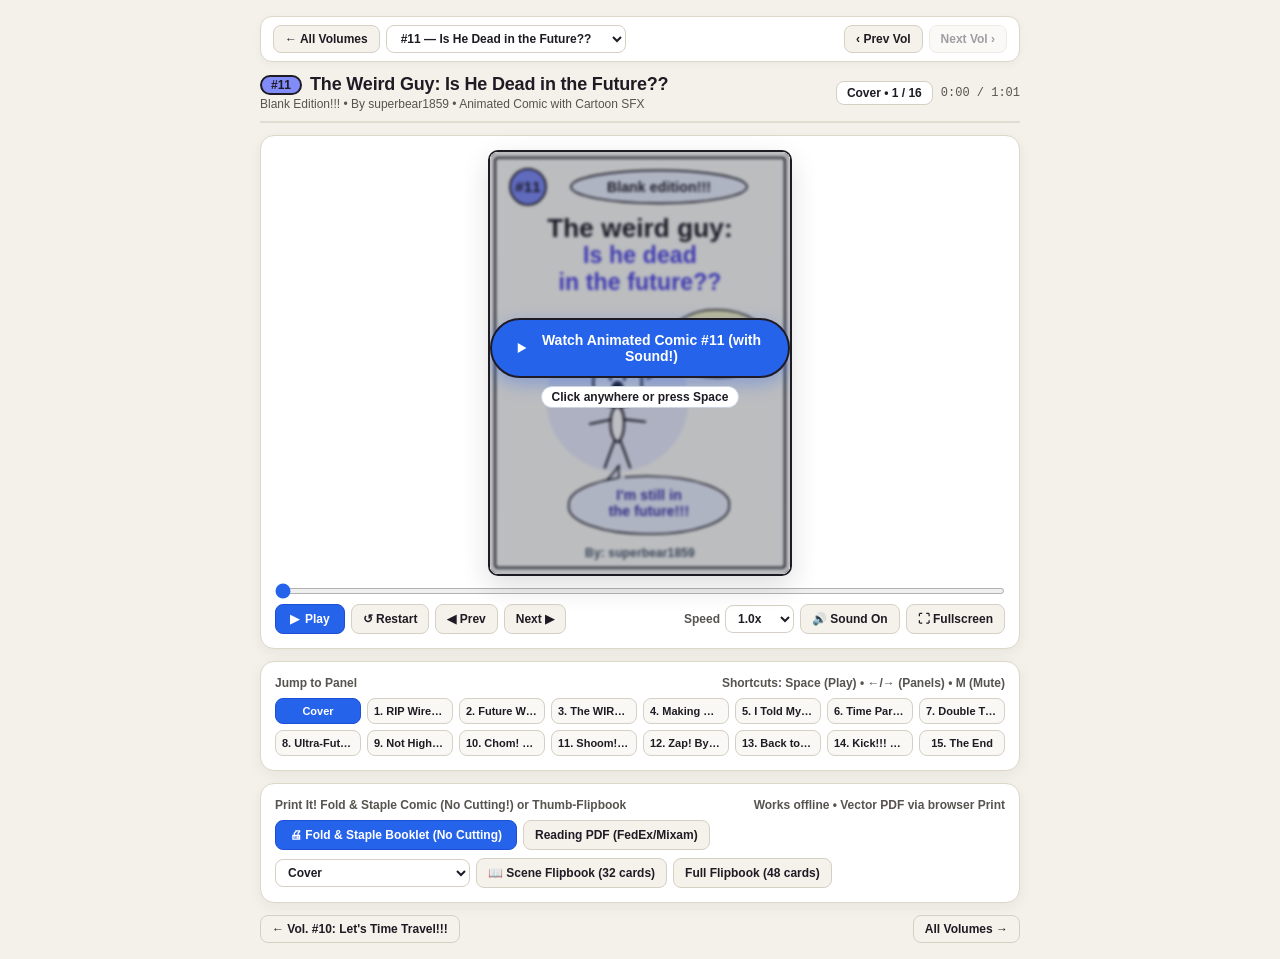
<file: volumes/11/index.html>
<!DOCTYPE html>
<html lang="en">
<head>
  <meta charset="utf-8" />
  <meta name="viewport" content="width=device-width, initial-scale=1.0" />
  <title>The Weird Guy #11: Is He Dead in the Future?? — Animated Comic by superbear1859</title>
  <link rel="stylesheet" href="../../assets/reader.css?v=2" />
</head>
<body>
  <div class="wrap">
    <nav id="seriesNav" class="series-nav" aria-label="Series navigation"></nav>

    <div class="topbar">
      <div>
        <div class="title-row">
          <span class="badge-num" style="background: #818CF8;">#11</span>
          <h1>The Weird Guy: Is He Dead in the Future??</h1>
        </div>
        <div class="subtitle">Blank Edition!!! &bull; By superbear1859 &bull; Animated Comic with Cartoon SFX</div>
      </div>
      <div class="meta-row">
        <span id="sceneBadge" class="pill-badge">Cover &bull; 1 / 16</span>
        <span id="timeReadout" class="time-txt">0:00 / 1:01</span>
      </div>
    </div>

    <div class="card stage-wrap">
      <div class="comic-stage-shell" id="stageContainer" title="Click to Play / Pause">
        <div id="stage" style="width:100%;height:100%;"></div>
        <div id="playOverlay">
          <button id="overlayPlayBtn">
            <svg width="18" height="18" viewBox="0 0 24 24" fill="currentColor"><polygon points="6,4 20,12 6,20"/></svg>
            Watch Animated Comic #11 (with Sound!)
          </button>
          <span class="overlay-hint">Click anywhere or press Space</span>
        </div>
      </div>

      <div class="controls">
        <input id="scrubber" type="range" min="0" max="1000" value="0" step="1" aria-label="Animation timeline" />
        <div class="btn-bar">
          <div class="btn-group">
            <button id="btnPlay" class="btn-primary"><span id="playIcon">&#9654;</span><span id="playLabel">Play</span></button>
            <button id="btnRestart" class="btn-sec" title="Restart from Cover">&#8634; Restart</button>
            <button id="btnPrev" class="btn-sec" title="Previous Panel (Left Arrow)">&#9664; Prev</button>
            <button id="btnNext" class="btn-sec" title="Next Panel (Right Arrow)">Next &#9654;</button>
          </div>
          <div class="btn-group">
            <label class="speed-lbl">Speed
              <select id="speedSelect">
                <option value="0.75">0.75x</option>
                <option value="1" selected>1.0x</option>
                <option value="1.25">1.25x</option>
              </select>
            </label>
            <button id="btnMute" class="btn-sec" title="Toggle Sound Effects (M)">&#128266; Sound On</button>
          </div>
        </div>
      </div>
    </div>

    <div class="card">
      <div class="grid-head">
        <span>Jump to Panel</span>
        <span>Shortcuts: Space (Play) &bull; &larr;/&rarr; (Panels) &bull; M (Mute)</span>
      </div>
      <div id="sceneGrid"></div>
    </div>

    <div id="bottomVolNav" class="bottom-vol-nav"></div>
  </div>

  <script src="../../assets/nav.js?v=3" data-volume-id="11"></script>
<script>
/* ============================================================================
 * THE WEIRD GUY #11: Is He Dead in the Future?? (Blank Edition!!!) — By superbear1859
 * Self-Contained Hand-Drawn SVG Comic Engine + Web Audio Cartoon SFX Engine
 * ============================================================================ */
(function () {
  'use strict';

  const NS = 'http://www.w3.org/2000/svg';
  const INK = '#1E1B24';
  const PAPER = '#FFFEFA';
  const FONT = "'Humor Sans', 'Comic Neue', 'Comic Sans MS', 'Chalkboard SE', 'Marker Felt', cursive, sans-serif";

  const clamp = (v, a = 0, b = 1) => Math.max(a, Math.min(b, v));
  const lerp = (a, b, t) => a + (b - a) * t;
  const invLerp = (a, b, v) => clamp((v - a) / (b - a), 0, 1);
  const easeOutCubic = t => 1 - Math.pow(1 - clamp(t), 3);
  const easeInOutCubic = t => {
    t = clamp(t);
    return t < 0.5 ? 4 * t * t * t : 1 - Math.pow(-2 * t + 2, 3) / 2;
  };
  const easeOutBack = (t, s = 1.70158) => {
    t = clamp(t) - 1;
    return 1 + (s + 1) * t * t * t + s * t * t;
  };
  const easeOutBounce = t => {
    t = clamp(t);
    const n1 = 7.5625, d1 = 2.75;
    if (t < 1 / d1) return n1 * t * t;
    if (t < 2 / d1) return n1 * (t -= 1.5 / d1) * t + 0.75;
    if (t < 2.5 / d1) return n1 * (t -= 2.25 / d1) * t + 0.9375;
    return n1 * (t -= 2.625 / d1) * t + 0.984375;
  };

  const SCENES = [
    { id: 'cover',   panelNum: null, title: 'Cover',               duration: 4.2 },
    { id: 'panel1',  panelNum: 1,    title: 'RIP Wired Guy?!',     duration: 3.4 },
    { id: 'panel2',  panelNum: 2,    title: 'Future Weird Guy!',   duration: 4.1 },
    { id: 'panel3',  panelNum: 3,    title: 'The WIRED Guy!',      duration: 4.0 },
    { id: 'panel4',  panelNum: 4,    title: 'Making Hologram!',    duration: 4.0 },
    { id: 'panel5',  panelNum: 5,    title: 'I Told Myself!!!',    duration: 3.8 },
    { id: 'panel6',  panelNum: 6,    title: 'Time Paradox!',       duration: 4.0 },
    { id: 'panel7',  panelNum: 7,    title: 'Double Time Zap!',    duration: 3.7 },
    { id: 'panel8',  panelNum: 8,    title: 'Ultra-Future Mech!',  duration: 4.2 },
    { id: 'panel9',  panelNum: 9,    title: 'Not High Tech!',      duration: 3.8 },
    { id: 'panel10', panelNum: 10,   title: 'Chom! Shrap!',        duration: 3.4 },
    { id: 'panel11', panelNum: 11,   title: 'Shoom! Shing!',       duration: 3.4 },
    { id: 'panel12', panelNum: 12,   title: 'Zap! Bye!!!',         duration: 3.9 },
    { id: 'panel13', panelNum: 13,   title: 'Back to Present!',    duration: 3.7 },
    { id: 'panel14', panelNum: 14,   title: 'Kick!!! Ow Ow!',      duration: 3.7 },
    { id: 'panel15', panelNum: 15,   title: 'The End',             duration: 4.1 }
  ];

  let acc = 0;
  for (const s of SCENES) { s.start = acc; acc += s.duration; s.end = acc; }
  const TOTAL_DURATION = acc;

  const AUDIO_CUES = [
    { sceneIdx: 0, localT: 0.08, type: 'intro_jingle' },
    { sceneIdx: 0, localT: 1.25, type: 'weird_talk', count: 4, pitch: 580 },
    { sceneIdx: 0, localT: 2.15, type: 'weird_talk', count: 6, pitch: 540 },
    { sceneIdx: 1, localT: 0.35, type: 'dramatic_chord' },
    { sceneIdx: 1, localT: 0.95, type: 'weird_yell', pitch: 600 },
    { sceneIdx: 2, localT: 0.25, type: 'robot_beep' },
    { sceneIdx: 2, localT: 0.95, type: 'weird_yell', pitch: 650 },
    { sceneIdx: 2, localT: 1.75, type: 'future_talk', count: 6 },
    { sceneIdx: 3, localT: 0.35, type: 'weird_talk', count: 5, pitch: 620 },
    { sceneIdx: 3, localT: 1.25, type: 'mech_chika' },
    { sceneIdx: 3, localT: 1.75, type: 'future_talk', count: 5 },
    { sceneIdx: 4, localT: 0.25, type: 'mech_chika' },
    { sceneIdx: 4, localT: 0.85, type: 'hologram_hum' },
    { sceneIdx: 4, localT: 1.75, type: 'weird_talk', count: 3, pitch: 520 },
    { sceneIdx: 5, localT: 0.35, type: 'weird_talk', count: 5, pitch: 600 },
    { sceneIdx: 5, localT: 1.15, type: 'shoom_retract' },
    { sceneIdx: 5, localT: 1.75, type: 'future_talk', count: 5 },
    { sceneIdx: 6, localT: 0.35, type: 'weird_talk', count: 6, pitch: 610 },
    { sceneIdx: 6, localT: 1.55, type: 'future_talk', count: 7 },
    { sceneIdx: 7, localT: 0.35, type: 'time_zap' },
    { sceneIdx: 7, localT: 1.35, type: 'weird_yell', pitch: 640 },
    { sceneIdx: 8, localT: 0.15, type: 'mech_reveal' },
    { sceneIdx: 8, localT: 0.85, type: 'robot_beep' },
    { sceneIdx: 8, localT: 1.55, type: 'weird_talk', count: 4, pitch: 620 },
    { sceneIdx: 9, localT: 0.35, type: 'weird_talk', count: 5, pitch: 580 },
    { sceneIdx: 9, localT: 1.15, type: 'mech_chika' },
    { sceneIdx: 9, localT: 1.65, type: 'shoom_retract' },
    { sceneIdx: 10, localT: 0.25, type: 'mech_chika' },
    { sceneIdx: 10, localT: 0.95, type: 'shoom_retract' },
    { sceneIdx: 11, localT: 0.25, type: 'shoom_retract' },
    { sceneIdx: 11, localT: 0.85, type: 'shing_blade' },
    { sceneIdx: 12, localT: 0.35, type: 'time_zap' },
    { sceneIdx: 12, localT: 1.15, type: 'weird_yell', pitch: 650 },
    { sceneIdx: 12, localT: 1.85, type: 'future_talk', count: 3 },
    { sceneIdx: 13, localT: 0.15, type: 'narrator_talk', count: 6, pitch: 210 },
    { sceneIdx: 13, localT: 1.05, type: 'chair_clatter' },
    { sceneIdx: 14, localT: 0.20, type: 'giggle' },
    { sceneIdx: 14, localT: 0.55, type: 'kick_whack' },
    { sceneIdx: 14, localT: 0.95, type: 'chair_clatter' },
    { sceneIdx: 14, localT: 1.55, type: 'weird_talk', count: 6, pitch: 680 },
    { sceneIdx: 15, localT: 0.50, type: 'outro_jingle' },
    { sceneIdx: 15, localT: 1.65, type: 'weird_yell', pitch: 620 }
  ].map((c, idx) => ({ ...c, id: idx, globalT: SCENES[c.sceneIdx].start + c.localT }));

  // --- SVG Primitives ---
  const esc = str => String(str).replace(/&/g, '&amp;').replace(/</g, '&lt;').replace(/>/g, '&gt;').replace(/"/g, '&quot;');

  function svgText(x, y, text, opts = {}) {
    const { size = 28, weight = '700', fill = INK, anchor = 'middle', rot = 0, opacity = 1, stroke = 'none', strokeWidth = 0, letterSpacing = 0.3 } = opts;
    if (opacity <= 0.005) return '';
    const tf = rot ? ` transform="rotate(${rot.toFixed(1)} ${x.toFixed(1)} ${y.toFixed(1)})"` : '';
    const st = stroke !== 'none' ? ` stroke="${stroke}" stroke-width="${strokeWidth}" stroke-linejoin="round" paint-order="stroke"` : '';
    return `<text x="${x.toFixed(1)}" y="${y.toFixed(1)}" font-family="${FONT}" font-size="${size}" font-weight="${weight}" fill="${fill}" text-anchor="${anchor}" letter-spacing="${letterSpacing}" opacity="${opacity.toFixed(3)}"${st}${tf}>${esc(text)}</text>`;
  }

  function svgMultiText(x, y, lines, opts = {}) {
    const lineH = opts.lineHeight || (opts.size || 24) * 1.18;
    const startY = y - ((lines.length - 1) * lineH) / 2;
    return lines.map((line, i) => svgText(x, startY + i * lineH, line, opts)).join('');
  }

  function speechBubble(opts) {
    const { cx, cy, rx, ry, tailX, tailY, tail2X, tail2Y, lines = [], fontSize = 22, lineHeight, fill = '#FFFFFF', stroke = INK, strokeWidth = 3.2, textColor = INK, spiky = false, scale = 1, opacity = 1, rot = 0 } = opts;
    if (opacity <= 0.005 || scale <= 0.01) return '';
    const makeTail = (tx, ty) => {
      if (tx === undefined || ty === undefined) return { tail: '', mask: '' };
      const dx = tx - cx, dy = ty - cy, ang = Math.atan2(dy, dx);
      const b1x = Math.cos(ang - 0.22) * rx * 0.84, b1y = Math.sin(ang - 0.22) * ry * 0.84;
      const b2x = Math.cos(ang + 0.22) * rx * 0.84, b2y = Math.sin(ang + 0.22) * ry * 0.84;
      const midX = (b1x + b2x) * 0.35 + dx * 0.35, midY = (b1y + b2y) * 0.35 + dy * 0.35;
      return {
        tail: `<path d="M ${b1x.toFixed(1)} ${b1y.toFixed(1)} Q ${midX.toFixed(1)} ${midY.toFixed(1)} ${dx.toFixed(1)} ${dy.toFixed(1)} Q ${(midX + (b2x - b1x) * 0.3).toFixed(1)} ${(midY + (b2y - b1y) * 0.3).toFixed(1)} ${b2x.toFixed(1)} ${b2y.toFixed(1)}" fill="${fill}" stroke="${stroke}" stroke-width="${strokeWidth}" stroke-linejoin="round" stroke-linecap="round"/>`,
        mask: `<path d="M ${(b1x * 0.94).toFixed(1)} ${(b1y * 0.94).toFixed(1)} L ${(dx * 0.78).toFixed(1)} ${(dy * 0.78).toFixed(1)} L ${(b2x * 0.94).toFixed(1)} ${(b2y * 0.94).toFixed(1)} Z" fill="${fill}" stroke="none"/>`
      };
    };
    const t1 = makeTail(tailX, tailY);
    const t2 = makeTail(tail2X, tail2Y);
    let shape = '';
    if (spiky) {
      const spikes = 16, pts = [];
      for (let i = 0; i < spikes * 2; i++) {
        const a = (i / (spikes * 2)) * Math.PI * 2;
        const m = i % 2 === 0 ? 1.12 : 0.88;
        pts.push(`${(Math.cos(a) * rx * m).toFixed(1)},${(Math.sin(a) * ry * m).toFixed(1)}`);
      }
      shape = `${t1.tail}${t2.tail}<polygon points="${pts.join(' ')}" fill="${fill}" stroke="${stroke}" stroke-width="${strokeWidth}" stroke-linejoin="round"/>`;
    } else {
      const k = 0.55228;
      const d = [
        `M 0 ${(-ry).toFixed(1)}`,
        `C ${(rx * k * 1.03).toFixed(1)} ${(-ry * 0.99).toFixed(1)}, ${(rx * 1.02).toFixed(1)} ${(-ry * k).toFixed(1)}, ${(rx * 0.99).toFixed(1)} 0`,
        `C ${(rx * 1.01).toFixed(1)} ${(ry * k * 1.02).toFixed(1)}, ${(rx * k).toFixed(1)} ${(ry * 1.02).toFixed(1)}, 0 ${(ry * 0.99).toFixed(1)}`,
        `C ${(-rx * k * 1.02).toFixed(1)} ${(ry * 1.01).toFixed(1)}, ${(-rx * 1.02).toFixed(1)} ${(ry * k).toFixed(1)}, ${(-rx * 0.99).toFixed(1)} 0`,
        `C ${(-rx * 1.01).toFixed(1)} ${(-ry * k * 1.02).toFixed(1)}, ${(-rx * k).toFixed(1)} ${(-ry * 1.02).toFixed(1)}, 0 ${(-ry).toFixed(1)} Z`
      ].join(' ');
      shape = `${t1.tail}${t2.tail}<path d="${d}" fill="${fill}" stroke="${stroke}" stroke-width="${strokeWidth}" stroke-linejoin="round"/>${t1.mask}${t2.mask}`;
    }
    const txt = svgMultiText(0, 6, lines, { size: fontSize, lineHeight: lineHeight || fontSize * 1.15, fill: textColor });
    return `<g transform="translate(${cx.toFixed(1)} ${cy.toFixed(1)}) rotate(${rot.toFixed(1)}) scale(${scale.toFixed(3)})" opacity="${opacity.toFixed(3)}">${shape}${txt}</g>`;
  }

  function handArrow(x1, y1, x2, y2, cx, cy, color = INK) {
    const ang = Math.atan2(y2 - cy, x2 - cx), len = 12;
    return `<g stroke="${color}" stroke-width="3" fill="none" stroke-linecap="round" stroke-linejoin="round">
      <path d="M ${x1.toFixed(1)} ${y1.toFixed(1)} Q ${cx.toFixed(1)} ${cy.toFixed(1)} ${x2.toFixed(1)} ${y2.toFixed(1)}"/>
      <path d="M ${(x2 - Math.cos(ang - 0.5) * len).toFixed(1)} ${(y2 - Math.sin(ang - 0.5) * len).toFixed(1)} L ${x2.toFixed(1)} ${y2.toFixed(1)} L ${(x2 - Math.cos(ang + 0.5) * len).toFixed(1)} ${(y2 - Math.sin(ang + 0.5) * len).toFixed(1)}"/>
    </g>`;
  }

  // Canonical Weird Guy (V-shaped angry eyebrows, NO duplicate eyebrows!)
  function weirdGuy(opts = {}) {
    const { x = 300, y = 500, scale = 1, rot = 0, eyes = 'normal', mouth = 'open', arms = 'out', t = 0, opacity = 1 } = opts;
    if (opacity <= 0.005) return '';
    const mouthPulse = mouth === 'yell' ? 1 + Math.sin(t * 28) * 0.09 : 1;
    const hw = Math.sin(t * 14) * 2.5;
    const torso = `<path d="M -2 -8 C -16 -2, -16 44, 0 54 C 15 44, 15 -2, 2 -8 Z" fill="#FFF" stroke="${INK}" stroke-width="3.6" stroke-linejoin="round"/>`;
    const legSvg = `<path d="M -5 51 Q -14 75 -22 98 M 5 51 Q 14 75 22 98" stroke="${INK}" stroke-width="3.6" stroke-linecap="round" fill="none"/>`;
    const armSvg = arms === 'up'
      ? `<path d="M -11 12 L -50 -20 M 11 12 L 50 -16" stroke="${INK}" stroke-width="3.6" stroke-linecap="round"/>`
      : `<path d="M -11 14 L -48 22 M 11 14 L 48 18" stroke="${INK}" stroke-width="3.6" stroke-linecap="round"/>`;
    const head = `<path d="M 0 -92 C 26 -93, 44 -74, 42 -48 C 43 -22, 24 -7, 0 -8 C -25 -7, -43 -23, -42 -49 C -43 -75, -24 -92, 0 -92 Z" fill="#FFF" stroke="${INK}" stroke-width="3.8" stroke-linejoin="round"/>`;
    const eyebrows = `<path d="M ${(-18 + hw * 0.4).toFixed(1)} -124 L -1 -90 L ${(19 + hw * 0.4).toFixed(1)} -126" fill="none" stroke="${INK}" stroke-width="3.8" stroke-linecap="round" stroke-linejoin="round"/>`;
    let eyeSvg = `<path d="M -12 -75 L -11 -56 M 12 -75 L 13 -56" stroke="${INK}" stroke-width="3.6" stroke-linecap="round"/>`;
    if (eyes === 'angry') eyeSvg = `<path d="M -14 -76 L -12 -55 M 14 -76 L 12 -55" stroke="${INK}" stroke-width="4.2" stroke-linecap="round"/>`;
    else if (eyes === 'squint') eyeSvg = `<path d="M -22 -70 L -10 -62 L -22 -54 M 22 -70 L 10 -62 L 22 -54" fill="none" stroke="${INK}" stroke-width="3.5" stroke-linecap="round" stroke-linejoin="round"/>`;
    const mouthSvg = mouth === 'yell'
      ? `<g transform="translate(0 -34) scale(1 ${mouthPulse.toFixed(3)})"><ellipse cx="0" cy="0" rx="14" ry="20" fill="${INK}"/><ellipse cx="0" cy="10" rx="8" ry="6" fill="#DC2626" opacity="0.85"/></g>`
      : `<ellipse cx="0" cy="-36" rx="12" ry="17" fill="${INK}"/>`;
    return `<g transform="translate(${x.toFixed(1)} ${y.toFixed(1)}) rotate(${rot.toFixed(1)}) scale(${scale.toFixed(3)})" opacity="${opacity.toFixed(3)}">
      ${legSvg}${torso}${armSvg}${head}${eyebrows}${eyeSvg}${mouthSvg}
    </g>`;
  }

  // Future Weird Guy (visor, chest button panel, optional square helmet & rocket boots!)
  function futureWeirdGuy({ x = 300, y = 500, scale = 1, helmet = true, boots = true, t = 0 }) {
    const hw = Math.sin(t * 14) * 2;
    const fl = 0.85 + 0.25 * Math.sin(t * 30);
    const bootsSvg = boots ? `
      <g transform="translate(-22 98)">
        <ellipse cx="0" cy="0" rx="14" ry="7" fill="${INK}"/>
        <path d="M -12 4 L -6 ${(28 * fl).toFixed(1)} L 0 ${(16 * fl).toFixed(1)} L 6 ${(28 * fl).toFixed(1)} L 12 4 Z" fill="#F97316" stroke="#DC2626" stroke-width="2"/>
      </g>
      <g transform="translate(22 98)">
        <ellipse cx="0" cy="0" rx="14" ry="7" fill="${INK}"/>
        <path d="M -12 4 L -6 ${(28 * fl).toFixed(1)} L 0 ${(16 * fl).toFixed(1)} L 6 ${(28 * fl).toFixed(1)} L 12 4 Z" fill="#F97316" stroke="#DC2626" stroke-width="2"/>
      </g>` : '';
    const helmetSvg = helmet ? `<rect x="-50" y="-100" width="100" height="98" rx="8" fill="#E0E7FF" fill-opacity="0.45" stroke="${INK}" stroke-width="3.2"/>` : '';
    return `<g transform="translate(${x.toFixed(1)} ${y.toFixed(1)}) scale(${scale.toFixed(3)})">
      ${bootsSvg}
      <path d="M -5 51 Q -14 75 -22 98 M 5 51 Q 14 75 22 98" stroke="${INK}" stroke-width="3.6" stroke-linecap="round" fill="none"/>
      <path d="M -2 -8 C -18 -2, -18 46, 0 56 C 18 46, 18 -2, 2 -8 Z" fill="#E2E8F0" stroke="${INK}" stroke-width="3.6"/>
      <!-- High-tech chest button panel -->
      <rect x="-8" y="4" width="16" height="36" rx="3" fill="#FFFFFF" stroke="${INK}" stroke-width="2.2"/>
      <circle cx="0" cy="12" r="3" fill="#EF4444"/><circle cx="0" cy="22" r="3" fill="#22D3EE"/><circle cx="0" cy="32" r="3" fill="#22C55E"/>
      <path d="M -13 14 L -48 20 M 13 14 L 48 18" stroke="${INK}" stroke-width="3.6" stroke-linecap="round"/>
      ${helmetSvg}
      <path d="M 0 -92 C 26 -93, 44 -74, 42 -48 C 43 -22, 24 -7, 0 -8 C -25 -7, -43 -23, -42 -49 C -43 -75, -24 -92, 0 -92 Z" fill="#FFF" stroke="${INK}" stroke-width="3.8"/>
      <path d="M ${(-18 + hw * 0.4).toFixed(1)} -124 L -1 -90 L ${(19 + hw * 0.4).toFixed(1)} -126" fill="none" stroke="${INK}" stroke-width="3.8" stroke-linecap="round" stroke-linejoin="round"/>
      <!-- Sleek sci-fi visor! -->
      <ellipse cx="0" cy="-64" rx="44" ry="15" fill="#1E1B24" stroke="#22D3EE" stroke-width="2.6"/>
      <path d="M -24 -68 L 18 -68" stroke="#38BDF8" stroke-width="3" stroke-linecap="round" opacity="0.7"/>
      <ellipse cx="0" cy="-32" rx="12" ry="16" fill="${INK}"/>
    </g>`;
  }

  // Ultra-Future Weird Guy — Giant Mech (Panel 8) & Transforming Hover-Pod (Panels 9–12)!
  function ultraFutureMech({ x = 445, y = 470, scale = 1, t = 0 }) {
    const fl = 0.85 + 0.25 * Math.sin(t * 28);
    return `<g transform="translate(${x.toFixed(1)} ${y.toFixed(1)}) scale(${scale.toFixed(3)})">
      <!-- Antenna tower on top of head -->
      <rect x="-26" y="-235" width="52" height="58" rx="4" fill="#CBD5E1" stroke="${INK}" stroke-width="3"/>
      <line x1="-54" y1="-215" x2="54" y2="-215" stroke="${INK}" stroke-width="4"/>
      <rect x="-64" y="-235" width="20" height="42" rx="3" fill="#94A3B8" stroke="${INK}" stroke-width="2.8"/>
      <rect x="44" y="-235" width="20" height="42" rx="3" fill="#94A3B8" stroke="${INK}" stroke-width="2.8"/>
      <line x1="0" y1="-262" x2="0" y2="-235" stroke="#22D3EE" stroke-width="4.5" stroke-linecap="round"/>
      <!-- Shoulder Lava & Water Cannons! -->
      <rect x="-112" y="-162" width="60" height="44" rx="6" fill="#F97316" stroke="${INK}" stroke-width="3.2"/>
      <ellipse cx="-112" cy="-140" rx="10" ry="20" fill="${INK}"/>
      <rect x="52" y="-162" width="60" height="44" rx="6" fill="#38BDF8" stroke="${INK}" stroke-width="3.2"/>
      <ellipse cx="112" cy="-140" rx="10" ry="20" fill="${INK}"/>
      <!-- Truss-frame mech body & grid wings -->
      <rect x="-85" y="-58" width="170" height="72" rx="6" fill="#E0E7FF" stroke="${INK}" stroke-width="3"/>
      <g stroke="#64748B" stroke-width="2.2"><line x1="-85" y1="-22" x2="85" y2="-22"/><line x1="-42" y1="-58" x2="-42" y2="14"/><line x1="42" y1="-58" x2="42" y2="14"/></g>
      <polygon points="-28,-78 28,-78 36,115 -36,115" fill="#CBD5E1" stroke="${INK}" stroke-width="3.6"/>
      <g stroke="#475569" stroke-width="2.6"><line x1="-26" y1="-60" x2="28" y2="-10"/><line x1="26" y1="-60" x2="-28" y2="-10"/><line x1="-30" y1="0" x2="32" y2="60"/><line x1="30" y1="0" x2="-32" y2="60"/></g>
      <!-- Twin Mech Legs + Rocket Boosters -->
      <polygon points="-36,115 -6,115 -24,225 -68,225" fill="#94A3B8" stroke="${INK}" stroke-width="3.4"/>
      <polygon points="6,115 36,115 68,225 24,225" fill="#94A3B8" stroke="${INK}" stroke-width="3.4"/>
      <path d="M -64 228 L -52 ${(265 * fl).toFixed(1)} L -38 ${(245 * fl).toFixed(1)} L -26 ${(265 * fl).toFixed(1)} L -24 228 Z" fill="#F97316" stroke="#DC2626" stroke-width="2.4"/>
      <path d="M 24 228 L 36 ${(265 * fl).toFixed(1)} L 50 ${(245 * fl).toFixed(1)} L 62 ${(265 * fl).toFixed(1)} L 64 228 Z" fill="#F97316" stroke="#DC2626" stroke-width="2.4"/>
      <!-- Square Mech Head with iconic V-Shaped Super Visor! -->
      <rect x="-54" y="-178" width="108" height="104" rx="10" fill="#E2E8F0" stroke="${INK}" stroke-width="3.8"/>
      <circle cx="0" cy="-124" r="42" fill="#FFF" stroke="${INK}" stroke-width="3.2"/>
      <path d="M -16 -172 L 0 -148 L 16 -172" fill="none" stroke="${INK}" stroke-width="3.4" stroke-linecap="round"/>
      <polygon points="-46,-152 0,-120 46,-152 38,-132 0,-102 -38,-132" fill="#1E1B24" stroke="#EF4444" stroke-width="2.4" stroke-linejoin="round"/>
      <ellipse cx="0" cy="-98" rx="11" ry="14" fill="${INK}"/>
    </g>`;
  }

  // Ultra-Future Hover-Pod stages (mode: 'tripod' | 'jets' | 'hover' | 'ray')
  function ultraFuturePod({ x = 470, y = 500, scale = 1, mode = 'hover', t = 0 }) {
    const fl = 0.85 + 0.22 * Math.sin(t * 28);
    let bottomSvg = '';
    if (mode === 'tripod') {
      bottomSvg = `
        <g stroke="${INK}" stroke-width="3.4">
          <polygon points="-44,82 -26,82 -58,185 -76,185" fill="#94A3B8"/>
          <polygon points="-10,82 10,82 12,185 -12,185" fill="#94A3B8"/>
          <polygon points="26,82 44,82 76,185 58,185" fill="#94A3B8"/>
        </g>
        <path d="M -76 188 L -68 ${(224 * fl).toFixed(1)} L -56 188 Z" fill="#F97316" stroke="#DC2626" stroke-width="2"/>
        <path d="M -10 188 L 0 ${(228 * fl).toFixed(1)} L 10 188 Z" fill="#F97316" stroke="#DC2626" stroke-width="2"/>
        <path d="M 56 188 L 68 ${(224 * fl).toFixed(1)} L 76 188 Z" fill="#F97316" stroke="#DC2626" stroke-width="2"/>
        <circle cx="0" cy="36" r="44" fill="#E0E7FF" stroke="${INK}" stroke-width="3"/>
        <path d="M -44 36 L 44 36 M 0 -8 L 0 80 M -31 5 L 31 67 M 31 5 L -31 67" stroke="${INK}" stroke-width="2.4"/>`;
    } else if (mode === 'jets') {
      bottomSvg = `
        <g transform="translate(-32 76)">
          <circle cx="0" cy="0" r="24" fill="#64748B" stroke="${INK}" stroke-width="3"/>
          <circle cx="0" cy="0" r="10" fill="#22D3EE"/>
          <path d="M -18 22 L 0 ${(64 * fl).toFixed(1)} L 18 22 Z" fill="#F97316" stroke="#DC2626" stroke-width="2.4"/>
        </g>
        <g transform="translate(32 76)">
          <circle cx="0" cy="0" r="24" fill="#64748B" stroke="${INK}" stroke-width="3"/>
          <circle cx="0" cy="0" r="10" fill="#22D3EE"/>
          <path d="M -18 22 L 0 ${(64 * fl).toFixed(1)} L 18 22 Z" fill="#F97316" stroke="#DC2626" stroke-width="2.4"/>
        </g>`;
    } else {
      bottomSvg = `
        <ellipse cx="0" cy="76" rx="58" ry="16" fill="#1E1B24" stroke="${INK}" stroke-width="3"/>
        <path d="M -44 82 L -36 ${(168 * fl).toFixed(1)} L -14 ${(132 * fl).toFixed(1)} L 0 ${(182 * fl).toFixed(1)} L 16 ${(132 * fl).toFixed(1)} L 38 ${(168 * fl).toFixed(1)} L 44 82 Z"
              fill="#38BDF8" stroke="#0284C7" stroke-width="3" opacity="0.88"/>
        <path d="M -22 84 L 0 ${(146 * fl).toFixed(1)} L 22 84 Z" fill="#FEF08A"/>`;
    }

    const rayTurret = mode === 'ray' ? `
      <g transform="translate(12 -118) rotate(-14)">
        <rect x="-24" y="-38" width="48" height="62" rx="6" fill="#ECFEFF" stroke="${INK}" stroke-width="3.2"/>
        <ellipse cx="0" cy="-38" rx="22" ry="9" fill="${INK}"/>
        ${svgMultiText(0, -4, ['Time', 'ray'], { size: 15, lineHeight: 16, fill: '#0891B2' })}
      </g>` : '';

    return `<g transform="translate(${x.toFixed(1)} ${y.toFixed(1)}) scale(${scale.toFixed(3)})">
      ${rayTurret}
      ${bottomSvg}
      <!-- Sleek domed hover-pod hull -->
      <path d="M -62 74 L -62 -36 C -62 -118, 62 -118, 62 -36 L 62 74 Z" fill="#E2E8F0" stroke="${INK}" stroke-width="3.8" stroke-linejoin="round"/>
      <line x1="-62" y1="-8" x2="62" y2="-8" stroke="${INK}" stroke-width="3"/>
      <!-- Ultra-Future face inside dome -->
      <circle cx="0" cy="-54" r="36" fill="#FFF" stroke="${INK}" stroke-width="3"/>
      <path d="M -14 -96 L 0 -76 L 14 -96" fill="none" stroke="${INK}" stroke-width="3.2" stroke-linecap="round"/>
      <polygon points="-36,-76 0,-48 36,-76 28,-58 0,-34 -28,-58" fill="#1E1B24" stroke="#EF4444" stroke-width="2.2" stroke-linejoin="round"/>
      <ellipse cx="0" cy="-26" rx="9" ry="11" fill="${INK}"/>
    </g>`;
  }

  // Tombstone: "RIP The wired guy" (Panels 1, 2, 3, 5, 6, 7!)
  function tombstone({ x = 350, y = 620, scale = 1 }) {
    return `<g transform="translate(${x.toFixed(1)} ${y.toFixed(1)}) scale(${scale.toFixed(3)})">
      <!-- Cross on top -->
      <path d="M -16 -145 L 16 -145 L 16 -105 L 54 -105 L 54 -75 L 16 -75 L 16 -40 L -16 -40 L -16 -75 L -54 -75 L -54 -105 L -16 -105 Z"
            fill="#CBD5E1" stroke="${INK}" stroke-width="3.6" stroke-linejoin="round"/>
      <!-- Rounded stone slab -->
      <path d="M -68 95 L -68 -10 C -68 -55, 68 -55, 68 -10 L 68 95 Z" fill="#E2E8F0" stroke="${INK}" stroke-width="3.8" stroke-linejoin="round"/>
      <line x1="-92" y1="95" x2="92" y2="95" stroke="${INK}" stroke-width="4" stroke-linecap="round"/>
      ${svgMultiText(0, 26, ['RIP', 'The', 'wired', 'guy'], { size: 28, lineHeight: 30, fill: '#334155' })}
    </g>`;
  }

  function foldingChair({ x = 300, y = 500, scale = 1, rot = 0, seatColor = '#60A5FA' }) {
    return `<g transform="translate(${x.toFixed(1)} ${y.toFixed(1)}) rotate(${rot.toFixed(1)}) scale(${scale.toFixed(3)})">
      <g stroke="#475569" stroke-width="5.2" stroke-linecap="round">
        <line x1="-82" y1="0" x2="-22" y2="88"/><line x1="-18" y1="0" x2="-88" y2="88"/>
        <line x1="18" y1="0" x2="88" y2="88"/><line x1="82" y1="0" x2="22" y2="88"/>
      </g>
      <g stroke="${INK}" stroke-width="2.2" stroke-linecap="round">
        <line x1="-82" y1="0" x2="-22" y2="88"/><line x1="-18" y1="0" x2="-88" y2="88"/>
        <line x1="18" y1="0" x2="88" y2="88"/><line x1="82" y1="0" x2="22" y2="88"/>
      </g>
      <rect x="-112" y="-8" width="224" height="15" rx="6" fill="${seatColor}" stroke="${INK}" stroke-width="3.4"/>
    </g>`;
  }

  function prankster({ x, y, scale = 1, kick = 0, t = 0 }) {
    const bob = Math.sin(t * 8) * 2.5;
    const legsSvg = kick > 0.01
      ? `<path d="M -4 38 L -18 76 M 4 38 Q 34 48 ${(56 + kick * 28).toFixed(1)} ${(16 - kick * 24).toFixed(1)}" fill="none" stroke="${INK}" stroke-width="3.6" stroke-linecap="round"/>`
      : `<path d="M -4 38 L -20 76 M 4 38 L 20 76" stroke="${INK}" stroke-width="3.4" stroke-linecap="round"/>`;
    return `<g transform="translate(${x.toFixed(1)} ${(y + bob).toFixed(1)}) scale(${scale.toFixed(3)})">
      ${legsSvg}
      <ellipse cx="0" cy="18" rx="10" ry="24" fill="#FFF" stroke="${INK}" stroke-width="3.4"/>
      <path d="M -10 10 L -38 -4 M 10 10 L 38 -2" stroke="${INK}" stroke-width="3.4" stroke-linecap="round"/>
      <circle cx="0" cy="-28" r="28" fill="#FFF" stroke="${INK}" stroke-width="3.6"/>
      <path d="M -8 -39 L -8 -24 M 8 -39 L 8 -24" stroke="${INK}" stroke-width="3.4" stroke-linecap="round"/>
      <path d="M -15 -20 Q 0 -4 15 -20" fill="none" stroke="${INK}" stroke-width="3.4" stroke-linecap="round"/>
    </g>`;
  }

  function wrapPanel(innerSvg, { panelNum = null, shakeX = 0, shakeY = 0, bg = PAPER } = {}) {
    const badge = panelNum !== null
      ? `<g opacity="0.78"><rect x="20" y="786" width="38" height="32" rx="7" fill="#FFF" stroke="${INK}" stroke-width="2.4"/>${svgText(39, 810, String(panelNum), { size: 21 })}</g>`
      : '';
    return `<svg xmlns="${NS}" viewBox="0 0 600 840" width="100%" height="100%" style="background:${bg};">
      <defs>
        <clipPath id="pc11"><rect x="12" y="12" width="576" height="816" rx="4"/></clipPath>
        <pattern id="ht11" width="16" height="16" patternUnits="userSpaceOnUse"><circle cx="4" cy="4" r="1.2" fill="#94A3B8" opacity="0.12"/></pattern>
      </defs>
      <rect x="0" y="0" width="600" height="840" fill="${bg}"/>
      <rect x="12" y="12" width="576" height="816" fill="url(#ht11)"/>
      <g clip-path="url(#pc11)"><g transform="translate(${shakeX.toFixed(1)} ${shakeY.toFixed(1)})">${innerSvg}</g></g>
      <rect x="10" y="10" width="580" height="820" rx="6" fill="none" stroke="${INK}" stroke-width="4.2"/>
      ${badge}
    </svg>`;
  }

  function renderScene(sceneIdx, localT) {
    const s = SCENES[sceneIdx];
    const t = clamp(localT, 0, s.duration);
    let out = '', shakeX = 0, shakeY = 0, bg = PAPER;

    switch (sceneIdx) {
      case 0: { // COVER — "#11 Blank edition!!! The weird guy: Is he dead in the future??"
        const bS = easeOutBack(invLerp(0.05, 0.45, t));
        const tOp = invLerp(0.18, 0.55, t);
        const gY = lerp(690, 520, easeOutBack(invLerp(0.4, 1.0, t))) + Math.sin(t * 5) * 3;
        const aOp = invLerp(2.4, 2.9, t);

        out += `<circle cx="255" cy="495" r="142" fill="#E0E7FF" opacity="0.65"/>`;
        out += `<g transform="translate(76 68) scale(${bS.toFixed(3)})"><circle cx="0" cy="0" r="36" fill="#818CF8" stroke="${INK}" stroke-width="3.6"/>${svgText(0, 11, '#11', { size: 30 })}</g>`;
        out += `<g transform="translate(338 68) scale(${bS.toFixed(3)})"><ellipse cx="0" cy="0" rx="176" ry="33" fill="#EEF2FF" stroke="${INK}" stroke-width="3.4"/>${svgText(0, 10, 'Blank edition!!!', { size: 28 })}</g>`;

        out += `<g opacity="${tOp.toFixed(3)}">
          ${svgText(300, 168, 'The weird guy:', { size: 52 })}
          ${svgMultiText(300, 248, ['Is he dead', 'in the future??'], { size: 46, lineHeight: 54, fill: '#4F46E5' })}
        </g>`;

        out += weirdGuy({ x: 255, y: gY, scale: 1.15, arms: 'out', eyes: 'angry', mouth: 'open', t });
        out += speechBubble({
          cx: 455, cy: 382, rx: 102, ry: 68,
          tailX: 315, tailY: 452,
          lines: ['Uh-oh!!!'],
          fontSize: 38, scale: easeOutBack(invLerp(1.15, 1.65, t)), fill: '#FEF9C3', textColor: '#B91C1C'
        });
        out += speechBubble({
          cx: 318, cy: 705, rx: 162, ry: 58,
          tailX: 258, tailY: 625,
          lines: ["I'm still in", 'the future!!!'],
          fontSize: 28, scale: easeOutBack(invLerp(2.0, 2.5, t)), fill: '#EEF2FF', textColor: '#3730A3'
        });

        out += `<g opacity="${aOp.toFixed(3)}">
          ${svgText(300, 808, 'By: superbear1859', { size: 24, fill: '#475569' })}
        </g>`;
        break;
      }

      case 1: { // Panel 1: Tombstone "RIP The wired guy" + "Noooo!!!"
        out += weirdGuy({ x: 185, y: 585, scale: 1.15, arms: 'up', eyes: 'angry', mouth: 'yell', t });
        out += tombstone({ x: 432, y: 635, scale: 1.05 });
        out += speechBubble({
          cx: 235, cy: 255, rx: 128, ry: 82,
          tailX: 198, tailY: 448,
          lines: ['Noooo!!!'],
          fontSize: 44, scale: easeOutBack(invLerp(0.85, 1.35, t)), fill: '#FEE2E2', textColor: '#DC2626'
        });
        break;
      }

      case 2: { // Panel 2: Future Weird Guy arrives! "Whaaat!!!" / "What are you sad about???" / "INSERTING THOUGHT!!!"
        const fX = lerp(650, 488, easeOutBack(invLerp(0.15, 0.75, t)));
        out += weirdGuy({ x: 112, y: 585, scale: 1.0, eyes: 'angry', mouth: 'yell', t });
        out += tombstone({ x: 292, y: 625, scale: 0.92 });
        out += futureWeirdGuy({ x: fX, y: 585, scale: 0.96, helmet: true, boots: true, t });

        out += speechBubble({
          cx: 132, cy: 268, rx: 98, ry: 68,
          tailX: 118, tailY: 452,
          lines: ['Whaaat!!!'],
          fontSize: 32, scale: easeOutBack(invLerp(0.85, 1.3, t)), fill: '#FEF9C3', textColor: '#B91C1C'
        });
        out += speechBubble({
          cx: 418, cy: 225, rx: 142, ry: 102,
          tailX: fX - 18, tailY: 442,
          lines: ['What are', 'you sad', 'about???'],
          fontSize: 32, scale: easeOutBack(invLerp(1.65, 2.15, t)), fill: '#E0F2FE', textColor: '#0369A1'
        });

        out += `<g opacity="${invLerp(0.25, 0.7, t).toFixed(2)}">
          ${svgText(405, 625, 'beep!!!', { size: 24, fill: '#0891B2' })}
          ${svgMultiText(278, 772, ['INSERTING', 'THOUGHT!!!'], { size: 32, lineHeight: 34, fill: '#4F46E5', letterSpacing: 2.5 })}
        </g>`;
        break;
      }

      case 3: { // Panel 3: "But you're dead!!!" / "That's the WIRED GUY!!!" + "chika chika!!!"
        out += weirdGuy({ x: 135, y: 565, scale: 1.02, eyes: 'angry', mouth: 'yell', t });
        out += tombstone({ x: 300, y: 605, scale: 0.84 });
        out += futureWeirdGuy({ x: 468, y: 585, scale: 0.92, helmet: t < 1.35, boots: true, t });

        out += speechBubble({
          cx: 162, cy: 195, rx: 118, ry: 82,
          tailX: 142, tailY: 422,
          lines: ["But you're", 'dead!!!'],
          fontSize: 32, scale: easeOutBack(invLerp(0.25, 0.75, t)), fill: '#FEE2E2', textColor: '#B91C1C'
        });
        out += speechBubble({
          cx: 438, cy: 205, rx: 128, ry: 96,
          tailX: 462, tailY: 438,
          lines: ["That's the", 'WIRED', 'GUY!!!'],
          fontSize: 32, scale: easeOutBack(invLerp(1.55, 2.05, t)), fill: '#E0F2FE', textColor: '#0369A1'
        });
        out += svgMultiText(462, 392, ['chika', 'chika!!!'], { size: 30, lineHeight: 32, fill: '#4F46E5', rot: -6, opacity: invLerp(1.15, 1.55, t) });
        break;
      }

      case 4: { // Panel 4: "MAKING HOLOGRAM!!!" + Glowing Robot Hologram + "Ohhh!!!"
        const holoS = easeOutBack(invLerp(0.75, 1.35, t));
        const glow = 0.72 + 0.18 * Math.sin(t * 16);

        out += weirdGuy({ x: 142, y: 315, scale: 0.96, arms: 'up', eyes: 'normal', mouth: 'open', t });
        out += speechBubble({
          cx: 318, cy: 145, rx: 102, ry: 64,
          tailX: 185, tailY: 225,
          lines: ['Ohhh!!!'],
          fontSize: 38, scale: easeOutBack(invLerp(1.65, 2.1, t)), fill: '#FEF9C3', textColor: '#15803D'
        });

        out += futureWeirdGuy({ x: 448, y: 555, scale: 1.0, helmet: false, boots: true, t });
        out += svgMultiText(448, 305, ['chom!!!', 'click!!!'], { size: 38, lineHeight: 42, fill: '#4F46E5', opacity: invLerp(0.15, 0.55, t) });
        out += svgText(535, 615, 'beep!!!', { size: 28, fill: '#0891B2', opacity: invLerp(0.45, 0.85, t) });

        // Glowing cyan diamond Hologram beam + Blocky Robot!
        if (holoS > 0.05) {
          out += `<g opacity="${(glow * clamp(holoS)).toFixed(2)}">
            <polygon points="415,548 215,392 215,725" fill="#22D3EE" opacity="0.18"/>
            <g transform="translate(215 560) scale(${holoS.toFixed(3)})">
              <polygon points="0,-165 112,0 0,165 -112,0" fill="#CFFAFE" fill-opacity="0.72" stroke="#0891B2" stroke-width="3.6" stroke-linejoin="round"/>
              <!-- Blocky Robot inside hologram -->
              <g fill="#E0F2FE" stroke="#0E7490" stroke-width="3">
                <circle cx="0" cy="-84" r="14"/>
                <rect x="-8" y="-70" width="16" height="24"/>
                <rect x="-36" y="-46" width="72" height="58" rx="4"/>
                <rect x="-56" y="-36" width="20" height="36"/>
                <rect x="36" y="-36" width="20" height="36"/>
                <rect x="-24" y="12" width="18" height="46"/>
                <rect x="6" y="12" width="18" height="46"/>
                <circle cx="0" cy="-18" r="9" fill="#22D3EE"/>
              </g>
              ${svgText(0, 92, 'a robot', { size: 24, fill: '#0E7490' })}
            </g>
          </g>`;
        }

        out += svgMultiText(372, 768, ['MAKING', 'HOLOGRAM!!!'], { size: 34, lineHeight: 38, fill: '#0891B2', letterSpacing: 2.5, opacity: invLerp(0.65, 1.1, t) });
        break;
      }

      case 5: { // Panel 5: "How do you know?!" / "Shoom!!!" / "I told myself!!!"
        out += weirdGuy({ x: 118, y: 605, scale: 1.0, eyes: 'angry', mouth: 'open', t });
        out += tombstone({ x: 288, y: 640, scale: 0.92 });
        out += futureWeirdGuy({ x: 465, y: 585, scale: 1.0, helmet: false, boots: false, t });

        out += speechBubble({
          cx: 215, cy: 265, rx: 132, ry: 88, rot: -8,
          tailX: 132, tailY: 472,
          lines: ['How do', 'you know?!'],
          fontSize: 34, scale: easeOutBack(invLerp(0.25, 0.75, t)), fill: '#FEF9C3', textColor: INK
        });
        out += svgText(462, 235, 'Shoom!!!', { size: 52, fill: '#0284C7', rot: -6, opacity: invLerp(1.05, 1.45, t) });
        out += speechBubble({
          cx: 458, cy: 745, rx: 118, ry: 58,
          tailX: 465, tailY: 675,
          lines: ['I told', 'myself!!!'],
          fontSize: 30, scale: easeOutBack(invLerp(1.65, 2.15, t)), fill: '#E0F2FE', textColor: '#0369A1'
        });
        break;
      }

      case 6: { // Panel 6: "That does not make sense!!!" / "I remember a future me telling me!!!"
        out += weirdGuy({ x: 118, y: 585, scale: 0.98, arms: 'up', eyes: 'angry', mouth: 'yell', t });
        out += tombstone({ x: 298, y: 625, scale: 0.95 });
        out += futureWeirdGuy({ x: 472, y: 585, scale: 0.98, helmet: false, boots: false, t });

        out += speechBubble({
          cx: 138, cy: 255, rx: 112, ry: 98,
          tailX: 122, tailY: 448,
          lines: ['That', 'does not', 'make', 'sense!!!'],
          fontSize: 28, scale: easeOutBack(invLerp(0.25, 0.75, t)), fill: '#FEE2E2', textColor: '#B91C1C'
        });
        out += speechBubble({
          cx: 418, cy: 218, rx: 152, ry: 108,
          tailX: 468, tailY: 442,
          lines: ['I remember', 'a future me', 'telling me!!!'],
          fontSize: 29, scale: easeOutBack(invLerp(1.45, 1.95, t)), fill: '#E0F2FE', textColor: '#0369A1'
        });
        break;
      }

      case 7: { // Panel 7: Time Ray zaps BOTH of them! "ZAP!!!" "ZAP!!!" / "Noooooooooooo!!!"
        const zapping = t > 0.32;
        if (t > 0.35 && t < 1.5) shakeX = Math.sin(t * 68) * 6;

        // Time ray gun hovering at top center!
        out += `<g transform="translate(300 128)">
          <rect x="-46" y="-56" width="92" height="72" rx="10" fill="#ECFEFF" stroke="${INK}" stroke-width="3.6"/>
          <ellipse cx="0" cy="20" rx="34" ry="14" fill="${INK}"/>
          ${svgMultiText(0, -18, ['Time', 'ray!!!'], { size: 22, lineHeight: 24, fill: '#0891B2' })}
        </g>`;

        // Twin zig-zag lightning bolts hitting BOTH Weird Guys!
        if (zapping) {
          const j = Math.sin(t * 48) * 7;
          out += `<g fill="none" stroke-linecap="round" stroke-linejoin="round">
            <path d="M 285 152 L ${(215 + j).toFixed(1)} 255 L ${(245 - j).toFixed(1)} 315 L ${(165 + j).toFixed(1)} 415 L 132 495" stroke="#22D3EE" stroke-width="11" opacity="0.7"/>
            <path d="M 285 152 L ${(215 + j).toFixed(1)} 255 L ${(245 - j).toFixed(1)} 315 L ${(165 + j).toFixed(1)} 415 L 132 495" stroke="${INK}" stroke-width="3.4"/>
            <path d="M 315 152 L ${(385 - j).toFixed(1)} 255 L ${(355 + j).toFixed(1)} 315 L ${(435 - j).toFixed(1)} 415 L 468 495" stroke="#A855F7" stroke-width="11" opacity="0.7"/>
            <path d="M 315 152 L ${(385 - j).toFixed(1)} 255 L ${(355 + j).toFixed(1)} 315 L ${(435 - j).toFixed(1)} 415 L 468 495" stroke="${INK}" stroke-width="3.4"/>
          </g>`;
          out += svgText(118, 225, 'ZAP!!!', { size: 54, fill: '#0891B2', rot: -16 });
          out += svgText(482, 225, 'ZAP!!!', { size: 54, fill: '#7C3AED', rot: 14 });
        }

        out += weirdGuy({ x: 118, y: 565, scale: 0.96, arms: 'up', eyes: 'angry', mouth: 'yell', t });
        out += tombstone({ x: 298, y: 605, scale: 0.92 });
        out += futureWeirdGuy({ x: 472, y: 565, scale: 0.98, helmet: false, boots: false, t });

        out += speechBubble({
          cx: 300, cy: 752, rx: 245, ry: 52,
          tailX: 122, tailY: 662, tail2X: 468, tail2Y: 662,
          lines: ['Noooooooooooo!!!'],
          fontSize: 38, scale: easeOutBack(invLerp(1.25, 1.75, t)), fill: '#FEE2E2', textColor: '#DC2626'
        });
        break;
      }

      case 8: { // Panel 8: ULTRA-FUTURE MECH WEIRD GUY! "Whoa!!!" + Lava / water / Beep!!!
        bg = '#F5F3FF';
        const mS = easeOutBack(invLerp(0.1, 0.72, t));
        out += weirdGuy({ x: 96, y: 645, scale: 0.88, arms: 'up', eyes: 'angry', mouth: 'yell', t });
        out += futureWeirdGuy({ x: 242, y: 645, scale: 0.88, helmet: true, boots: true, t });
        out += ultraFutureMech({ x: 455, y: 495, scale: 1.02 * mS, t });

        // Labels & SFX
        out += `<g opacity="${invLerp(0.55, 1.0, t).toFixed(2)}">
          ${svgText(285, 225, 'Lava', { size: 34, fill: '#EA580C', rot: -10 })}
          ${handArrow(295, 245, 338, 322, 305, 290, '#EA580C')}
          ${svgText(545, 298, 'water', { size: 24, fill: '#0284C7' })}
          ${svgText(462, 138, 'Beep!!!', { size: 44, fill: '#4F46E5', rot: -8 })}
          ${svgText(242, 795, 'Beep!!!', { size: 30, fill: '#0891B2' })}
        </g>`;

        out += speechBubble({
          cx: 175, cy: 405, rx: 128, ry: 68,
          tailX: 112, tailY: 528, tail2X: 228, tail2Y: 528,
          lines: ['Whoa!!!'],
          fontSize: 44, scale: easeOutBack(invLerp(1.4, 1.9, t)), fill: '#FEF9C3', textColor: '#4F46E5'
        });
        break;
      }

      case 9: { // Panel 9: "I'm not high tech!!!" / "chika! chika!" / "shoom!!!" (Pod Tripod!)
        bg = '#F5F3FF';
        out += weirdGuy({ x: 108, y: 585, scale: 0.92, arms: 'out', eyes: 'angry', mouth: 'yell', t });
        out += futureWeirdGuy({ x: 258, y: 585, scale: 0.92, helmet: true, boots: true, t });
        out += ultraFuturePod({ x: 462, y: 515, scale: 1.0, mode: 'tripod', t });

        out += speechBubble({
          cx: 175, cy: 235, rx: 132, ry: 98,
          tailX: 118, tailY: 455,
          lines: ["I'm not", 'high', 'tech!!!'],
          fontSize: 34, scale: easeOutBack(invLerp(0.3, 0.8, t)), fill: '#FEF9C3', textColor: '#B91C1C'
        });
        out += svgMultiText(185, 725, ['chika!', 'chika!'], { size: 32, lineHeight: 34, fill: '#4F46E5', rot: -8, opacity: invLerp(1.05, 1.45, t) });
        out += svgText(458, 178, 'shoom!!!', { size: 54, fill: '#0284C7', rot: -6, opacity: invLerp(1.45, 1.85, t) });
        break;
      }

      case 10: { // Panel 10: "chom!!! click!!!" + "shrap!!!" (Twin Jet Pod!)
        bg = '#F5F3FF';
        out += weirdGuy({ x: 98, y: 555, scale: 0.94, eyes: 'normal', mouth: 'open', t });
        out += futureWeirdGuy({ x: 268, y: 555, scale: 0.94, helmet: false, boots: true, t });
        out += ultraFuturePod({ x: 468, y: 525, scale: 0.96, mode: 'jets', t });

        out += svgMultiText(268, 305, ['chom!!!', 'click!!!'], { size: 42, lineHeight: 46, fill: '#4F46E5', opacity: invLerp(0.15, 0.55, t) });
        out += svgText(455, 225, 'shrap!!!', { size: 58, fill: '#EA580C', rot: -8, opacity: invLerp(0.85, 1.25, t) });
        break;
      }

      case 11: { // Panel 11: "shoom!!! shing!!!" (Sleek Single-Thruster Hover Pod!)
        bg = '#F5F3FF';
        const hov = Math.sin(t * 7) * 8;
        out += weirdGuy({ x: 96, y: 555, scale: 0.96, eyes: 'normal', mouth: 'open', t });
        out += futureWeirdGuy({ x: 258, y: 555, scale: 0.98, helmet: false, boots: false, t });
        out += ultraFuturePod({ x: 468, y: 495 + hov, scale: 0.96, mode: 'hover', t });

        out += svgText(210, 235, 'shoom!!!', { size: 52, fill: '#0284C7', rot: -6, opacity: invLerp(0.15, 0.55, t) });
        out += svgText(468, 225, 'shing!!!', { size: 56, fill: '#7C3AED', rot: -8, opacity: invLerp(0.75, 1.15, t) });
        break;
      }

      case 12: { // Panel 12: "Shoom!!!" + Time Ray pops out of pod -> "zap!!!" / "Noooo!!!" / "Bye!!!"
        bg = '#F5F3FF';
        const zapping = t > 0.35;
        if (t > 0.35 && t < 1.35) shakeX = Math.sin(t * 64) * 5;

        out += svgText(455, 92, 'Shoom!!!', { size: 48, fill: '#0284C7', rot: -5, opacity: invLerp(0.08, 0.4, t) });
        out += weirdGuy({ x: 96, y: 565, scale: 0.92, eyes: 'angry', mouth: 'yell', t });
        out += futureWeirdGuy({ x: 265, y: 565, scale: 0.96, helmet: false, boots: false, t });
        out += ultraFuturePod({ x: 472, y: 515, scale: 0.94, mode: 'ray', t });

        if (zapping) {
          const j = Math.sin(t * 48) * 6;
          out += `<g fill="none" stroke-linecap="round" stroke-linejoin="round">
            <path d="M 465 325 L 335 ${(275 + j).toFixed(1)} L 215 ${(295 - j).toFixed(1)} L 125 ${(365 + j).toFixed(1)} L 105 462" stroke="#22D3EE" stroke-width="11" opacity="0.72"/>
            <path d="M 465 325 L 335 ${(275 + j).toFixed(1)} L 215 ${(295 - j).toFixed(1)} L 125 ${(365 + j).toFixed(1)} L 105 462" stroke="${INK}" stroke-width="3.4"/>
          </g>`;
          out += svgText(295, 375, 'zap!!!', { size: 58, fill: '#0891B2', rot: -10 });
        }

        out += speechBubble({
          cx: 112, cy: 735, rx: 88, ry: 52,
          tailX: 102, tailY: 660,
          lines: ['Noooo!!!'],
          fontSize: 30, scale: easeOutBack(invLerp(1.05, 1.5, t)), fill: '#FEE2E2', textColor: '#DC2626'
        });
        out += speechBubble({
          cx: 382, cy: 745, rx: 132, ry: 60,
          tailX: 278, tailY: 665, tail2X: 468, tail2Y: 665,
          lines: ['Bye!!!'],
          fontSize: 44, scale: easeOutBack(invLerp(1.75, 2.25, t)), fill: '#E0F2FE', textColor: '#0369A1'
        });
        break;
      }

      case 13: { // Panel 13: "Hi again!!! You're in the present!!!" + Standing on a Pyramid of Folding Chairs!
        out += svgMultiText(300, 125, ['Hi again!!!', "You're in the", 'present!!!'], {
          size: 48, lineHeight: 56, fill: '#1D4ED8', opacity: invLerp(0.08, 0.45, t)
        });

        // Pyramid of folding chairs!
        out += foldingChair({ x: 205, y: 695, scale: 0.78 });
        out += foldingChair({ x: 395, y: 695, scale: 0.78, seatColor: '#38BDF8' });
        out += foldingChair({ x: 300, y: 612, scale: 0.78, seatColor: '#818CF8' });
        out += foldingChair({ x: 300, y: 528, scale: 0.72, seatColor: '#60A5FA' });

        out += weirdGuy({ x: 298, y: 445, scale: 1.05, arms: 'up', eyes: 'angry', mouth: 'yell', t });
        break;
      }

      case 14: { // Panel 14: Prankster "kick!!!" + Tall stack of folding chairs crashes on Weird Guy! "ow, ow, ow, ow, ow, ow!!!"
        const kP = easeOutCubic(invLerp(0.25, 0.9, t));
        const drop = easeOutBounce(invLerp(0.45, 1.15, t));
        if (t > 0.75 && t < 1.15) shakeY = Math.sin(t * 72) * 6;

        out += prankster({ x: lerp(95, 148, kP), y: 595, scale: 1.18, kick: kP, t });
        out += svgText(215, 765, 'kick!!!', { size: 68, fill: '#EA580C', rot: -6, opacity: invLerp(0.45, 0.85, t) });

        // Flat squished Weird Guy under a tower of 5 folding chairs!
        out += weirdGuy({ x: 432, y: 645, scale: 0.96, rot: 90, eyes: 'squint', mouth: 'yell', t });
        const dy = lerp(-240, 0, drop);
        for (let i = 0; i < 5; i++) {
          out += foldingChair({ x: 425 + (i % 2 ? 6 : -6), y: 560 - i * 62 + dy, scale: 0.68, rot: (i % 2 ? 4 : -4), seatColor: i % 2 ? '#38BDF8' : '#60A5FA' });
        }

        out += speechBubble({
          cx: 452, cy: 765, rx: 112, ry: 58,
          tailX: 432, tailY: 688,
          lines: ['ow, ow, ow,', 'ow, ow, ow!!!'],
          fontSize: 22, scale: easeOutBack(invLerp(1.45, 1.95, t)), fill: '#FEE2E2', textColor: '#B91C1C'
        });
        break;
      }

      case 15: { // Panel 15: "The End" + Sore Weird Guy "owwww!!!"
        const endS = easeOutBack(invLerp(0.4, 1.0, t));
        out += `<g transform="translate(300 245) scale(${endS.toFixed(3)})">
          ${svgText(0, 16, 'The End', { size: 92, fill: INK })}
          <path d="M -165 44 Q 0 32 165 44" fill="none" stroke="#818CF8" stroke-width="5.5" stroke-linecap="round"/>
        </g>`;

        out += weirdGuy({ x: 422, y: 595, scale: 1.2, arms: 'out', eyes: 'angry', mouth: 'yell', t });
        out += speechBubble({
          cx: 215, cy: 525, rx: 142, ry: 88,
          tailX: 365, tailY: 545,
          lines: ['owwww!!!'],
          fontSize: 44, scale: easeOutBack(invLerp(1.5, 2.0, t)), fill: '#FEE2E2', textColor: '#B91C1C'
        });

        out += svgText(300, 810, 'The Weird Guy #11  •  By superbear1859', {
          size: 19, fill: '#475569', opacity: invLerp(2.6, 3.2, t) * 0.85
        });
        break;
      }
    }

    return wrapPanel(out, { panelNum: s.panelNum, shakeX, shakeY, bg });
  }

  function timeToScene(globalT) {
    const t = clamp(globalT, 0, TOTAL_DURATION);
    for (let i = 0; i < SCENES.length; i++) {
      if (t < SCENES[i].end || i === SCENES.length - 1) return { sceneIdx: i, localT: t - SCENES[i].start };
    }
    return { sceneIdx: 0, localT: 0 };
  }

  // =========================================================================
  // REAL-TIME WEB AUDIO CARTOON SFX & CHATTER SYNTHESIZER
  // =========================================================================
  let audioCtx = null;
  let muted = false;

  function ensureAudio() {
    if (!audioCtx) {
      const AC = window.AudioContext || window.webkitAudioContext;
      if (AC) audioCtx = new AC();
    }
    if (audioCtx && audioCtx.state === 'suspended') audioCtx.resume();
  }

  function playTone(freq, dur, type = 'triangle', vol = 0.16, delay = 0) {
    if (!audioCtx || muted) return;
    const now = audioCtx.currentTime + delay;
    const osc = audioCtx.createOscillator(), g = audioCtx.createGain();
    osc.type = type; osc.frequency.setValueAtTime(freq, now);
    g.gain.setValueAtTime(0.0001, now);
    g.gain.linearRampToValueAtTime(vol, now + 0.008);
    g.gain.exponentialRampToValueAtTime(0.0001, now + dur);
    osc.connect(g); g.connect(audioCtx.destination);
    osc.start(now); osc.stop(now + dur + 0.02);
  }

  function playSweep(f0, f1, dur, type = 'triangle', vol = 0.18, delay = 0) {
    if (!audioCtx || muted) return;
    const now = audioCtx.currentTime + delay;
    const osc = audioCtx.createOscillator(), g = audioCtx.createGain();
    osc.type = type;
    osc.frequency.setValueAtTime(Math.max(20, f0), now);
    osc.frequency.exponentialRampToValueAtTime(Math.max(20, f1), now + dur);
    g.gain.setValueAtTime(0.0001, now);
    g.gain.linearRampToValueAtTime(vol, now + 0.01);
    g.gain.exponentialRampToValueAtTime(0.0001, now + dur);
    osc.connect(g); g.connect(audioCtx.destination);
    osc.start(now); osc.stop(now + dur + 0.02);
  }

  function playNoise(dur, vol = 0.16, filterFreq = 1200, filterType = 'bandpass', delay = 0) {
    if (!audioCtx || muted) return;
    const now = audioCtx.currentTime + delay;
    const len = Math.max(1, Math.floor(audioCtx.sampleRate * dur));
    const buf = audioCtx.createBuffer(1, len, audioCtx.sampleRate);
    const data = buf.getChannelData(0);
    for (let i = 0; i < len; i++) data[i] = Math.random() * 2 - 1;
    const src = audioCtx.createBufferSource(); src.buffer = buf;
    const flt = audioCtx.createBiquadFilter(); flt.type = filterType; flt.frequency.setValueAtTime(filterFreq, now);
    const g = audioCtx.createGain();
    g.gain.setValueAtTime(vol, now); g.gain.exponentialRampToValueAtTime(0.0001, now + dur);
    src.connect(flt); flt.connect(g); g.connect(audioCtx.destination);
    src.start(now);
  }

  function triggerCue(cue) {
    if (muted || !audioCtx) return;
    const tp = cue.type;
    if (tp === 'intro_jingle') {
      [392, 494, 587, 784].forEach((f, i) => playTone(f, 0.16, 'triangle', 0.18, i * 0.10));
    } else if (tp === 'outro_jingle') {
      [[523, 0.16, 0], [494, 0.16, 0.15], [466, 0.16, 0.30], [440, 0.42, 0.45]].forEach(([f, d, dl]) => playTone(f, d, 'triangle', 0.18, dl));
    } else if (tp === 'weird_talk') {
      const cnt = cue.count || 5, base = cue.pitch || 560;
      for (let i = 0; i < cnt; i++) playTone(base + (Math.random() * 150 - 55), 0.065, 'square', 0.08, i * 0.085);
    } else if (tp === 'future_talk') {
      const cnt = cue.count || 5;
      for (let i = 0; i < cnt; i++) playTone(380 + (i % 3) * 90, 0.075, 'sawtooth', 0.09, i * 0.095);
    } else if (tp === 'narrator_talk') {
      const cnt = cue.count || 5, base = cue.pitch || 205;
      for (let i = 0; i < cnt; i++) playTone(base + (Math.random() * 45 - 20), 0.10, 'sawtooth', 0.10, i * 0.115);
    } else if (tp === 'weird_yell') {
      const b = cue.pitch || 650;
      playSweep(b * 0.85, b * 1.25, 0.28, 'square', 0.12);
    } else if (tp === 'dramatic_chord') {
      [220, 261, 311].forEach(f => playTone(f, 0.55, 'sawtooth', 0.10));
    } else if (tp === 'robot_beep') {
      [880, 1175, 1046].forEach((f, i) => playTone(f, 0.08, 'sine', 0.14, i * 0.09));
    } else if (tp === 'mech_chika') {
      for (let i = 0; i < 4; i++) {
        playNoise(0.06, 0.18, 2200, 'highpass', i * 0.09);
        playTone(420 + (i % 2) * 240, 0.06, 'square', 0.09, i * 0.09);
      }
    } else if (tp === 'hologram_hum') {
      [523, 659, 784, 1046, 1318].forEach((f, i) => playTone(f, 0.26, 'sine', 0.12, i * 0.07));
    } else if (tp === 'shoom_retract') {
      playSweep(980, 240, 0.34, 'triangle', 0.18);
      playNoise(0.28, 0.16, 1400, 'bandpass');
    } else if (tp === 'shing_blade') {
      playSweep(1100, 2400, 0.28, 'sine', 0.18);
      playTone(1760, 0.30, 'triangle', 0.12, 0.06);
    } else if (tp === 'time_zap') {
      for (let i = 0; i < 6; i++) playSweep(420 + i * 160, 1400 - i * 120, 0.09, 'sawtooth', 0.14, i * 0.08);
      playSweep(1600, 260, 0.45, 'sine', 0.18, 0.42);
    } else if (tp === 'mech_reveal') {
      playSweep(160, 48, 0.45, 'sine', 0.26);
      [330, 440, 659, 880].forEach((f, i) => playTone(f, 0.22, 'sawtooth', 0.10, 0.12 + i * 0.08));
    } else if (tp === 'kick_whack') {
      playNoise(0.14, 0.26, 950, 'bandpass');
      playSweep(240, 880, 0.24, 'triangle', 0.20, 0.04);
    } else if (tp === 'chair_clatter') {
      playNoise(0.26, 0.24, 1800, 'bandpass');
      playTone(620, 0.14, 'square', 0.11, 0.02);
      playTone(430, 0.16, 'square', 0.11, 0.11);
      playSweep(180, 55, 0.22, 'sine', 0.24, 0.05);
    } else if (tp === 'giggle') {
      [720, 860, 780, 960].forEach((f, i) => playTone(f, 0.075, 'triangle', 0.13, i * 0.08));
    }
  }

  // =========================================================================
  // PLAYER STATE & UI
  // =========================================================================
  const stageEl = document.getElementById('stage');
  const sceneBadge = document.getElementById('sceneBadge');
  const timeReadout = document.getElementById('timeReadout');
  const scrubber = document.getElementById('scrubber');
  const playOverlay = document.getElementById('playOverlay');
  const btnPlay = document.getElementById('btnPlay');
  const playIcon = document.getElementById('playIcon');
  const playLabel = document.getElementById('playLabel');
  const btnRestart = document.getElementById('btnRestart');
  const btnPrev = document.getElementById('btnPrev');
  const btnNext = document.getElementById('btnNext');
  const btnMute = document.getElementById('btnMute');
  const speedSelect = document.getElementById('speedSelect');
  const sceneGrid = document.getElementById('sceneGrid');

  let currentTime = 0, playing = false, speed = 1.0, lastFrameTs = null;
  let firedCues = new Set(), activeSceneIdx = -1, hasInteracted = false;

  SCENES.forEach((s, i) => {
    const btn = document.createElement('button');
    btn.className = 'scene-pill';
    btn.dataset.idx = i;
    btn.textContent = s.panelNum === null ? 'Cover' : `${s.panelNum}. ${s.title}`;
    btn.title = s.panelNum === null ? 'Cover' : `Panel ${s.panelNum}: ${s.title}`;
    btn.addEventListener('click', () => {
      ensureAudio();
      playOverlay.style.opacity = '0';
      playOverlay.style.pointerEvents = 'none';
      seekTo(s.start + 0.01);
      setPlaying(true);
    });
    sceneGrid.appendChild(btn);
  });

  const fmtTime = sec => `${Math.floor(sec / 60)}:${String(Math.floor(sec % 60)).padStart(2, '0')}`;

  function updateUI() {
    const { sceneIdx, localT } = timeToScene(currentTime);
    const s = SCENES[sceneIdx];
    stageEl.innerHTML = renderScene(sceneIdx, localT);
    sceneBadge.textContent = `${s.panelNum === null ? 'Cover' : 'Panel ' + s.panelNum} • ${sceneIdx + 1} / ${SCENES.length}`;
    timeReadout.textContent = `${fmtTime(currentTime)} / ${fmtTime(TOTAL_DURATION)}`;
    scrubber.value = Math.round((currentTime / TOTAL_DURATION) * 1000);
    if (sceneIdx !== activeSceneIdx) {
      activeSceneIdx = sceneIdx;
      for (const el of sceneGrid.children) {
        const isCur = Number(el.dataset.idx) === sceneIdx;
        el.className = isCur ? 'scene-pill active' : 'scene-pill';
      }
      if (hasInteracted && window.WeirdGuyProgress) {
        window.WeirdGuyProgress.save('11', sceneIdx, SCENES.length, currentTime >= TOTAL_DURATION - 0.1);
      }
    }
  }

  function seekTo(t) {
    hasInteracted = true;
    currentTime = clamp(t, 0, TOTAL_DURATION);
    firedCues = new Set();
    for (const c of AUDIO_CUES) if (c.globalT < currentTime - 0.05) firedCues.add(c.id);
    updateUI();
  }

  function setPlaying(val) {
    playing = val;
    playIcon.innerHTML = playing ? '&#10074;&#10074;' : '&#9654;';
    playLabel.textContent = playing ? 'Pause' : 'Play';
    if (playing) {
      hasInteracted = true;
      ensureAudio();
      playOverlay.style.opacity = '0';
      playOverlay.style.pointerEvents = 'none';
      if (currentTime >= TOTAL_DURATION - 0.05) seekTo(0);
      lastFrameTs = performance.now();
      requestAnimationFrame(tick);
    }
  }

  function tick(now) {
    if (!playing) return;
    const dt = Math.min(0.08, (now - lastFrameTs) / 1000) * speed;
    lastFrameTs = now;
    currentTime = Math.min(TOTAL_DURATION, currentTime + dt);
    for (const c of AUDIO_CUES) {
      if (!firedCues.has(c.id) && c.globalT <= currentTime) {
        firedCues.add(c.id);
        triggerCue(c);
      }
    }
    updateUI();
    if (currentTime >= TOTAL_DURATION) {
      if (window.WeirdGuyProgress) window.WeirdGuyProgress.save('11', SCENES.length - 1, SCENES.length, true);
      setPlaying(false);
    }
    else requestAnimationFrame(tick);
  }

  btnPlay.addEventListener('click', () => setPlaying(!playing));
  document.getElementById('stageContainer').addEventListener('click', () => setPlaying(!playing));
  document.getElementById('overlayPlayBtn').addEventListener('click', (e) => { e.stopPropagation(); setPlaying(true); });
  btnRestart.addEventListener('click', () => { seekTo(0); setPlaying(true); });
  btnPrev.addEventListener('click', () => seekTo(SCENES[Math.max(0, activeSceneIdx - 1)].start + 0.01));
  btnNext.addEventListener('click', () => seekTo(SCENES[Math.min(SCENES.length - 1, activeSceneIdx + 1)].start + 0.01));
  scrubber.addEventListener('input', () => seekTo((Number(scrubber.value) / 1000) * TOTAL_DURATION));
  speedSelect.addEventListener('change', () => { speed = Number(speedSelect.value) || 1; });
  btnMute.addEventListener('click', () => {
    muted = !muted;
    btnMute.innerHTML = muted ? '&#128263; Muted' : '&#128266; Sound On';
  });
  window.addEventListener('keydown', (e) => {
    if (e.target && (e.target.tagName === 'INPUT' || e.target.tagName === 'SELECT')) return;
    if (e.code === 'Space') { e.preventDefault(); setPlaying(!playing); }
    else if (e.code === 'ArrowLeft') { e.preventDefault(); btnPrev.click(); }
    else if (e.code === 'ArrowRight') { e.preventDefault(); btnNext.click(); }
    else if (e.key === 'm' || e.key === 'M') { btnMute.click(); }
  });

  window.WeirdGuyVolume = {
    id: '11',
    number: 11,
    title: 'Is He Dead in the Future??',
    edition: 'Blank Edition!!!',
    author: 'superbear1859',
    scenes: SCENES,
    renderScene: renderScene
  };

  const initialScene = window.WeirdGuyProgress ? window.WeirdGuyProgress.getInitialSceneFromHash(SCENES.length) : null;
  if (initialScene !== null && initialScene > 0) {
    currentTime = SCENES[initialScene].start + 0.01;
    updateUI();
  } else {
    currentTime = 3.4;
    updateUI();
    currentTime = 0;
    scrubber.value = 0;
    timeReadout.textContent = `0:00 / ${fmtTime(TOTAL_DURATION)}`;
  }
})();
</script>
  <script src="../../assets/print.js?v=2"></script>
</body>
</html>
</file>
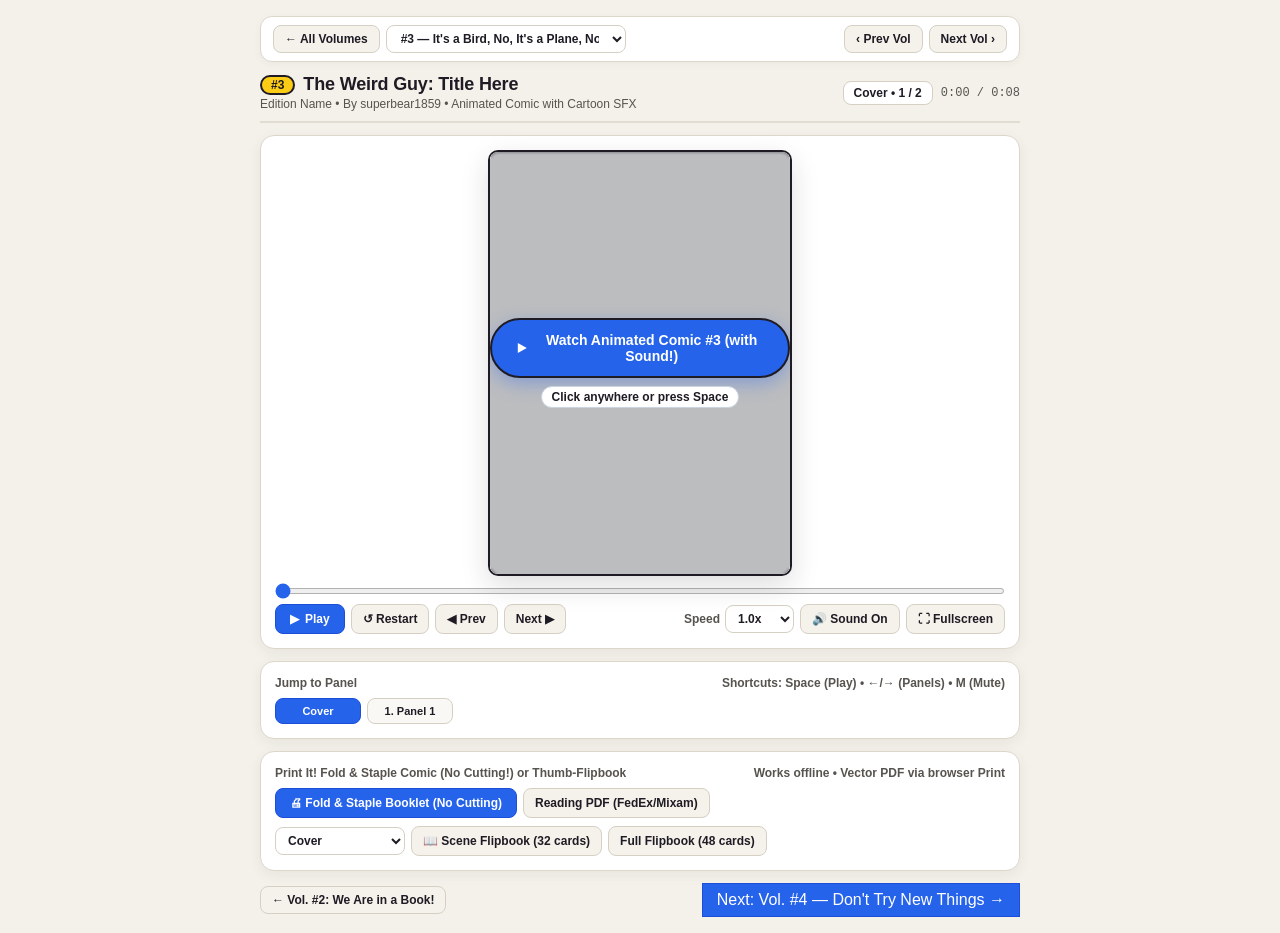
<file: volumes/_template/index.html>
<!DOCTYPE html>
<html lang="en">
<head>
  <meta charset="utf-8" />
  <meta name="viewport" content="width=device-width, initial-scale=1.0" />
  <title>The Weird Guy #03: Title Here — Animated Comic by superbear1859</title>
  <link rel="stylesheet" href="../../assets/reader.css?v=2" />
</head>
<body>
  <div class="wrap">
    <!-- Auto-populated by ../../assets/nav.js from volumes.json -->
    <nav id="seriesNav" class="series-nav" aria-label="Series navigation"></nav>

    <div class="topbar">
      <div>
        <div class="title-row">
          <span class="badge-num">#3</span>
          <h1>The Weird Guy: Title Here</h1>
        </div>
        <div class="subtitle">Edition Name &bull; By superbear1859 &bull; Animated Comic with Cartoon SFX</div>
      </div>
      <div class="meta-row">
        <span id="sceneBadge" class="pill-badge">Cover &bull; 1 / 2</span>
        <span id="timeReadout" class="time-txt">0:00 / 0:08</span>
      </div>
    </div>

    <div class="card stage-wrap">
      <div class="comic-stage-shell" id="stageContainer" title="Click to Play / Pause">
        <div id="stage" style="width:100%;height:100%;"></div>
        <div id="playOverlay">
          <button id="overlayPlayBtn">
            <svg width="18" height="18" viewBox="0 0 24 24" fill="currentColor"><polygon points="6,4 20,12 6,20"/></svg>
            Watch Animated Comic #3 (with Sound!)
          </button>
          <span class="overlay-hint">Click anywhere or press Space</span>
        </div>
      </div>

      <div class="controls">
        <input id="scrubber" type="range" min="0" max="1000" value="0" step="1" aria-label="Animation timeline" />
        <div class="btn-bar">
          <div class="btn-group">
            <button id="btnPlay" class="btn-primary"><span id="playIcon">&#9654;</span><span id="playLabel">Play</span></button>
            <button id="btnRestart" class="btn-sec" title="Restart from Cover">&#8634; Restart</button>
            <button id="btnPrev" class="btn-sec" title="Previous Panel (Left Arrow)">&#9664; Prev</button>
            <button id="btnNext" class="btn-sec" title="Next Panel (Right Arrow)">Next &#9654;</button>
          </div>
          <div class="btn-group">
            <label class="speed-lbl">Speed
              <select id="speedSelect">
                <option value="0.75">0.75x</option>
                <option value="1" selected>1.0x</option>
                <option value="1.25">1.25x</option>
              </select>
            </label>
            <button id="btnMute" class="btn-sec" title="Toggle Sound Effects (M)">&#128266; Sound On</button>
          </div>
        </div>
      </div>
    </div>

    <div class="card">
      <div class="grid-head">
        <span>Jump to Panel</span>
        <span>Shortcuts: Space (Play) &bull; &larr;/&rarr; (Panels) &bull; M (Mute)</span>
      </div>
      <div id="sceneGrid"></div>
    </div>

    <div id="bottomVolNav" class="bottom-vol-nav"></div>
  </div>

  <!-- Update data-volume-id to match the "id" in volumes.json -->
  <script src="../../assets/nav.js?v=3" data-volume-id="03"></script>
  <script>
    (function () {
      'use strict';

      const VOLUME_ID = '03'; // Match "id" in volumes.json
      const SCENES = [
        { id: 'cover',  panelNum: null, title: 'Cover',   duration: 4.0 },
        { id: 'panel1', panelNum: 1,    title: 'Panel 1', duration: 4.0 }
      ];

      let acc = 0;
      for (const s of SCENES) { s.start = acc; acc += s.duration; s.end = acc; }
      const TOTAL_DURATION = acc;

      function renderScene(sceneIdx, localT) {
        const s = SCENES[sceneIdx];
        return `
          <svg viewBox="0 0 600 840" xmlns="http://www.w3.org/2000/svg">
            <rect width="600" height="840" fill="#FFFEFA" />
            <text x="300" y="400" text-anchor="middle" font-size="36" font-weight="800" fill="#1E1B24">
              ${s.title} (${localT.toFixed(1)}s)
            </text>
          </svg>
        `;
      }

      function timeToScene(t) {
        for (let i = 0; i < SCENES.length; i++) {
          if (t < SCENES[i].end || i === SCENES.length - 1) {
            return { sceneIdx: i, localT: Math.max(0, t - SCENES[i].start) };
          }
        }
        return { sceneIdx: 0, localT: 0 };
      }

      const stageEl = document.getElementById('stage');
      const playOverlay = document.getElementById('playOverlay');
      const sceneBadge = document.getElementById('sceneBadge');
      const timeReadout = document.getElementById('timeReadout');
      const scrubber = document.getElementById('scrubber');
      const btnPlay = document.getElementById('btnPlay');
      const playIcon = document.getElementById('playIcon');
      const playLabel = document.getElementById('playLabel');
      const btnRestart = document.getElementById('btnRestart');
      const btnPrev = document.getElementById('btnPrev');
      const btnNext = document.getElementById('btnNext');
      const btnMute = document.getElementById('btnMute');
      const speedSelect = document.getElementById('speedSelect');
      const sceneGrid = document.getElementById('sceneGrid');

      let currentTime = 0, playing = false, speed = 1.0, lastFrameTs = null;
      let activeSceneIdx = -1, hasInteracted = false, muted = false;

      SCENES.forEach((s, i) => {
        const btn = document.createElement('button');
        btn.className = 'scene-pill';
        btn.dataset.idx = i;
        btn.textContent = s.panelNum === null ? 'Cover' : `${s.panelNum}. ${s.title}`;
        btn.addEventListener('click', () => {
          playOverlay.style.opacity = '0';
          playOverlay.style.pointerEvents = 'none';
          seekTo(s.start + 0.01);
          setPlaying(true);
        });
        sceneGrid.appendChild(btn);
      });

      const fmtTime = sec => `${Math.floor(sec / 60)}:${String(Math.floor(sec % 60)).padStart(2, '0')}`;

      function updateUI() {
        const { sceneIdx, localT } = timeToScene(currentTime);
        const s = SCENES[sceneIdx];
        stageEl.innerHTML = renderScene(sceneIdx, localT);
        sceneBadge.textContent = `${s.panelNum === null ? 'Cover' : 'Panel ' + s.panelNum} • ${sceneIdx + 1} / ${SCENES.length}`;
        timeReadout.textContent = `${fmtTime(currentTime)} / ${fmtTime(TOTAL_DURATION)}`;
        scrubber.value = Math.round((currentTime / TOTAL_DURATION) * 1000);
        if (sceneIdx !== activeSceneIdx) {
          activeSceneIdx = sceneIdx;
          for (const el of sceneGrid.children) {
            el.className = Number(el.dataset.idx) === sceneIdx ? 'scene-pill active' : 'scene-pill';
          }
          if (hasInteracted && window.WeirdGuyProgress) {
            window.WeirdGuyProgress.save(VOLUME_ID, sceneIdx, SCENES.length, currentTime >= TOTAL_DURATION - 0.1);
          }
        }
      }

      function seekTo(t) {
        hasInteracted = true;
        currentTime = Math.max(0, Math.min(TOTAL_DURATION, t));
        updateUI();
      }

      function setPlaying(val) {
        playing = val;
        playIcon.innerHTML = playing ? '&#10074;&#10074;' : '&#9654;';
        playLabel.textContent = playing ? 'Pause' : 'Play';
        if (playing) {
          hasInteracted = true;
          playOverlay.style.opacity = '0';
          playOverlay.style.pointerEvents = 'none';
          if (currentTime >= TOTAL_DURATION - 0.05) seekTo(0);
          lastFrameTs = performance.now();
          requestAnimationFrame(tick);
        }
      }

      function tick(now) {
        if (!playing) return;
        const dt = Math.min(0.08, (now - lastFrameTs) / 1000) * speed;
        lastFrameTs = now;
        currentTime = Math.min(TOTAL_DURATION, currentTime + dt);
        updateUI();
        if (currentTime >= TOTAL_DURATION) {
          if (window.WeirdGuyProgress) window.WeirdGuyProgress.save(VOLUME_ID, SCENES.length - 1, SCENES.length, true);
          setPlaying(false);
        } else {
          requestAnimationFrame(tick);
        }
      }

      btnPlay.addEventListener('click', () => setPlaying(!playing));
      document.getElementById('stageContainer').addEventListener('click', () => setPlaying(!playing));
      document.getElementById('overlayPlayBtn').addEventListener('click', (e) => { e.stopPropagation(); setPlaying(true); });
      btnRestart.addEventListener('click', () => { seekTo(0); setPlaying(true); });
      btnPrev.addEventListener('click', () => seekTo(SCENES[Math.max(0, activeSceneIdx - 1)].start + 0.01));
      btnNext.addEventListener('click', () => seekTo(SCENES[Math.min(SCENES.length - 1, activeSceneIdx + 1)].start + 0.01));
      scrubber.addEventListener('input', () => seekTo((Number(scrubber.value) / 1000) * TOTAL_DURATION));
      speedSelect.addEventListener('change', () => { speed = Number(speedSelect.value) || 1; });
      btnMute.addEventListener('click', () => {
        muted = !muted;
        btnMute.innerHTML = muted ? '&#128263; Muted' : '&#128266; Sound On';
      });
      window.addEventListener('keydown', (e) => {
        if (e.target && (e.target.tagName === 'INPUT' || e.target.tagName === 'SELECT')) return;
        if (e.code === 'Space') { e.preventDefault(); setPlaying(!playing); }
        else if (e.code === 'ArrowLeft') { e.preventDefault(); btnPrev.click(); }
        else if (e.code === 'ArrowRight') { e.preventDefault(); btnNext.click(); }
        else if (e.key === 'm' || e.key === 'M') { btnMute.click(); }
      });

      window.WeirdGuyVolume = {
        id: VOLUME_ID,
        number: Number(VOLUME_ID),
        title: 'Title Here',
        edition: 'Edition Name',
        author: 'superbear1859',
        scenes: SCENES,
        renderScene
      };

      const initialScene = window.WeirdGuyProgress ? window.WeirdGuyProgress.getInitialSceneFromHash(SCENES.length) : null;
      if (initialScene !== null && initialScene > 0) {
        currentTime = SCENES[initialScene].start + 0.01;
      }
      updateUI();
    })();
  </script>
  <script src="../../assets/print.js?v=2"></script>
</body>
</html>
</file>
<file: assets/reader.css>
/* ============================================================================
 * The Weird Guy Comics — Shared Reader & Library Theme
 * Warm paper / hand-drawn notebook aesthetic
 * ============================================================================ */

:root {
  --bg: #F4F1EA;
  --paper: #FFFEFA;
  --card: #FFFFFF;
  --ink: #1E1B24;
  --muted: #57534E;
  --border: #DDD7CA;
  --border-strong: #D6D0C4;
  --border-subtle: #E2DDD2;
  --primary: #2563EB;
  --primary-hover: #1D4ED8;
  --badge-bg: #FACC15;
  --sec-bg: #F5F2EB;
  --sec-hover: #EAE5D9;
  --pill-bg: #FAF8F4;
  --pill-hover: #EFECE4;
  --success-bg: #DCFCE7;
  --success-ink: #166534;
  --success-border: #86EFAC;
  --comic-font: 'Humor Sans', 'Comic Neue', 'Comic Sans MS', 'Chalkboard SE', 'Marker Felt', cursive, sans-serif;
}

* { box-sizing: border-box; margin: 0; padding: 0; }

body {
  font-family: -apple-system, BlinkMacSystemFont, "Segoe UI", Roboto, Helvetica, Arial, sans-serif;
  background: var(--bg);
  color: var(--ink);
  min-height: 100vh;
  padding: 16px;
  -webkit-font-smoothing: antialiased;
}

a { color: inherit; text-decoration: none; }

/* ---- Shared Series Navigation Bar (Volume Pages) ---- */
.series-nav {
  display: flex;
  flex-wrap: wrap;
  align-items: center;
  justify-content: space-between;
  gap: 8px;
  padding: 8px 12px;
  background: var(--card);
  border: 1.5px solid var(--border);
  border-radius: 12px;
  box-shadow: 0 2px 8px rgba(30, 27, 36, 0.04);
}

.series-nav-left,
.series-nav-right {
  display: flex;
  align-items: center;
  gap: 6px;
}

.nav-btn {
  display: inline-flex;
  align-items: center;
  gap: 5px;
  padding: 6px 11px;
  border-radius: 8px;
  font-size: 12px;
  font-weight: 700;
  background: var(--sec-bg);
  color: var(--ink);
  border: 1.5px solid var(--border-strong);
  transition: background 0.12s ease, transform 0.1s ease;
}

.nav-btn:hover:not(.disabled) {
  background: var(--sec-hover);
  transform: translateY(-1px);
}

.nav-btn.disabled {
  opacity: 0.42;
  pointer-events: none;
}

.nav-select {
  background: var(--card);
  color: var(--ink);
  border: 1.5px solid var(--border-strong);
  border-radius: 8px;
  padding: 5px 10px;
  font-size: 12px;
  font-weight: 700;
  cursor: pointer;
  max-width: 240px;
}

/* ---- Comic Reader Layout ---- */
.wrap {
  max-width: 760px;
  margin: 0 auto;
  display: flex;
  flex-direction: column;
  gap: 12px;
}

.topbar {
  display: flex;
  flex-wrap: wrap;
  align-items: center;
  justify-content: space-between;
  gap: 8px;
  padding-bottom: 10px;
  border-bottom: 2px solid var(--border-subtle);
}

.title-row {
  display: flex;
  align-items: center;
  gap: 8px;
}

.badge-num {
  background: var(--badge-bg);
  color: var(--ink);
  border: 2px solid var(--ink);
  border-radius: 999px;
  padding: 1px 9px;
  font-size: 12px;
  font-weight: 800;
}

h1 {
  font-size: 18px;
  font-weight: 800;
  letter-spacing: -0.01em;
}

.subtitle {
  font-size: 12px;
  color: var(--muted);
  margin-top: 2px;
}

.meta-row {
  display: flex;
  align-items: center;
  gap: 8px;
  font-size: 12px;
}

.pill-badge {
  background: var(--card);
  border: 1.5px solid var(--border-strong);
  border-radius: 8px;
  padding: 4px 10px;
  font-weight: 700;
  font-variant-numeric: tabular-nums;
}

.time-txt {
  font-family: ui-monospace, SFMono-Regular, Menlo, monospace;
  color: var(--muted);
  font-variant-numeric: tabular-nums;
}

.card {
  background: var(--card);
  border: 1.5px solid var(--border);
  border-radius: 14px;
  padding: 14px;
  box-shadow: 0 4px 14px rgba(30, 27, 36, 0.06);
}

.stage-wrap {
  display: flex;
  flex-direction: column;
  align-items: center;
}

.stage-wrap:fullscreen,
.stage-wrap:-webkit-full-screen,
.stage-wrap.is-fullscreen {
  position: fixed;
  inset: 0;
  z-index: 9999;
  width: 100vw;
  height: 100dvh;
  max-width: none;
  border-radius: 0;
  border: none;
  padding: 12px 16px;
  background: var(--bg);
  justify-content: center;
  gap: 8px;
}

.stage-wrap:fullscreen .comic-stage-shell,
.stage-wrap:-webkit-full-screen .comic-stage-shell,
.stage-wrap.is-fullscreen .comic-stage-shell {
  flex: 1 1 auto;
  min-height: 0;
  max-height: calc(100dvh - 115px);
  width: auto;
  max-width: 100%;
}

.stage-wrap:fullscreen .controls,
.stage-wrap:-webkit-full-screen .controls,
.stage-wrap.is-fullscreen .controls {
  max-width: 760px;
  width: 100%;
  margin-top: 4px;
  flex-shrink: 0;
}

body.fullscreen-lock {
  overflow: hidden;
}

.comic-stage-shell {
  position: relative;
  aspect-ratio: 600 / 840;
  max-height: 68vh;
  width: auto;
  max-width: 100%;
  border-radius: 10px;
  overflow: hidden;
  border: 2px solid var(--ink);
  box-shadow: 0 10px 28px rgba(30, 27, 36, 0.14);
  cursor: pointer;
  user-select: none;
  background: var(--paper);
}

#stage svg {
  width: 100%;
  height: 100%;
  display: block;
}

#playOverlay {
  position: absolute;
  inset: 0;
  display: flex;
  flex-direction: column;
  align-items: center;
  justify-content: center;
  background: rgba(15, 23, 42, 0.28);
  backdrop-filter: blur(1.5px);
  transition: opacity 0.2s ease;
}

#overlayPlayBtn {
  background: var(--primary);
  color: #FFFFFF;
  border: 2px solid var(--ink);
  border-radius: 999px;
  padding: 12px 22px;
  font-size: 14px;
  font-weight: 800;
  display: flex;
  align-items: center;
  gap: 8px;
  cursor: pointer;
  box-shadow: 0 6px 18px rgba(37, 99, 235, 0.35);
}

#overlayPlayBtn:hover {
  background: var(--primary-hover);
}

.overlay-hint {
  margin-top: 8px;
  padding: 3px 10px;
  border-radius: 999px;
  background: #FFFFFF;
  color: var(--ink);
  font-size: 12px;
  font-weight: 600;
  border: 1px solid #CBD5E1;
}

.controls {
  width: 100%;
  margin-top: 12px;
  display: flex;
  flex-direction: column;
  gap: 10px;
}

#scrubber {
  width: 100%;
  accent-color: var(--primary);
  cursor: pointer;
  height: 6px;
}

.btn-bar {
  display: flex;
  flex-wrap: wrap;
  align-items: center;
  justify-content: space-between;
  gap: 8px;
}

.btn-group {
  display: flex;
  flex-wrap: wrap;
  align-items: center;
  gap: 6px;
}

button,
select {
  font-family: inherit;
  font-size: 12px;
  font-weight: 700;
  border-radius: 8px;
  cursor: pointer;
}

.btn-primary {
  background: var(--primary);
  color: #FFFFFF;
  border: 1.5px solid var(--primary-hover);
  padding: 7px 14px;
  display: inline-flex;
  align-items: center;
  gap: 6px;
}

.btn-primary:hover {
  background: var(--primary-hover);
}

.btn-sec {
  background: var(--sec-bg);
  color: var(--ink);
  border: 1.5px solid var(--border-strong);
  padding: 7px 11px;
}

.btn-sec:hover {
  background: var(--sec-hover);
}

.speed-lbl {
  display: inline-flex;
  align-items: center;
  gap: 5px;
  font-size: 12px;
  color: var(--muted);
  font-weight: 600;
}

select {
  background: var(--card);
  color: var(--ink);
  border: 1.5px solid var(--border-strong);
  padding: 5px 8px;
}

.grid-head {
  display: flex;
  justify-content: space-between;
  align-items: center;
  margin-bottom: 8px;
  font-size: 12px;
  color: var(--muted);
  font-weight: 600;
  flex-wrap: wrap;
  gap: 4px;
}

#sceneGrid {
  display: grid;
  grid-template-columns: repeat(4, minmax(0, 1fr));
  gap: 6px;
}

@media (min-width: 640px) {
  #sceneGrid {
    grid-template-columns: repeat(8, minmax(0, 1fr));
  }
}

.scene-pill {
  padding: 6px 6px;
  border-radius: 8px;
  font-size: 11px;
  font-weight: 700;
  border: 1.5px solid var(--border-strong);
  background: var(--pill-bg);
  color: var(--ink);
  text-align: center;
  white-space: nowrap;
  overflow: hidden;
  text-overflow: ellipsis;
  transition: transform 0.1s ease;
}

.scene-pill:hover {
  transform: translateY(-1px);
  background: var(--pill-hover);
}

.scene-pill.active {
  background: var(--primary);
  color: #FFFFFF;
  border-color: var(--primary-hover);
}

.bottom-vol-nav {
  display: flex;
  justify-content: space-between;
  align-items: center;
  gap: 10px;
  flex-wrap: wrap;
}

/* ---- Library / Volume Browser (index.html) ---- */
.library-wrap {
  max-width: 960px;
  margin: 0 auto;
  display: flex;
  flex-direction: column;
  gap: 20px;
  padding: 12px 0 36px;
}

.hero {
  background: var(--card);
  border: 2px solid var(--ink);
  border-radius: 18px;
  padding: 24px 26px;
  box-shadow: 5px 5px 0 var(--ink);
  display: flex;
  flex-wrap: wrap;
  align-items: center;
  justify-content: space-between;
  gap: 16px;
}

.hero-kicker {
  display: inline-block;
  background: var(--badge-bg);
  color: var(--ink);
  border: 2px solid var(--ink);
  border-radius: 999px;
  padding: 2px 12px;
  font-size: 12px;
  font-weight: 800;
  margin-bottom: 8px;
}

.hero-title {
  font-family: var(--comic-font);
  font-size: clamp(28px, 4.5vw, 40px);
  font-weight: 900;
  line-height: 1.1;
  letter-spacing: -0.02em;
}

.hero-sub {
  margin-top: 6px;
  font-size: 14px;
  color: var(--muted);
  max-width: 560px;
}

.hero-stats {
  display: flex;
  gap: 10px;
  flex-wrap: wrap;
}

.stat-chip {
  background: var(--sec-bg);
  border: 1.5px solid var(--border-strong);
  border-radius: 10px;
  padding: 8px 14px;
  text-align: center;
  min-width: 84px;
}

.stat-num {
  display: block;
  font-size: 18px;
  font-weight: 800;
  line-height: 1.1;
}

.stat-lbl {
  font-size: 11px;
  font-weight: 600;
  color: var(--muted);
}

.continue-banner {
  background: #EFF6FF;
  border: 2px solid var(--primary);
  border-radius: 14px;
  padding: 14px 18px;
  display: flex;
  flex-wrap: wrap;
  align-items: center;
  justify-content: space-between;
  gap: 12px;
  box-shadow: 0 4px 12px rgba(37, 99, 235, 0.08);
}

.continue-info {
  display: flex;
  flex-direction: column;
  gap: 2px;
}

.continue-label {
  font-size: 11px;
  font-weight: 800;
  text-transform: uppercase;
  letter-spacing: 0.05em;
  color: var(--primary);
}

.continue-title {
  font-size: 15px;
  font-weight: 800;
}

.continue-meta {
  font-size: 12px;
  color: var(--muted);
}

.section-header {
  display: flex;
  align-items: baseline;
  justify-content: space-between;
  gap: 12px;
}

.section-title {
  font-size: 16px;
  font-weight: 800;
}

.section-hint {
  font-size: 12px;
  color: var(--muted);
}

.shelf-grid {
  display: grid;
  grid-template-columns: repeat(auto-fill, minmax(270px, 1fr));
  gap: 18px;
}

.vol-card {
  background: var(--card);
  border: 2px solid var(--ink);
  border-radius: 16px;
  overflow: hidden;
  display: flex;
  flex-direction: column;
  box-shadow: 4px 4px 0 var(--ink);
  transition: transform 0.14s ease, box-shadow 0.14s ease;
}

.vol-card:hover {
  transform: translate(-2px, -2px);
  box-shadow: 6px 6px 0 var(--ink);
}

.vol-cover {
  position: relative;
  padding: 18px 16px 14px;
  border-bottom: 2px solid var(--ink);
  background: var(--paper);
  background-image: repeating-linear-gradient(
    to bottom,
    transparent,
    transparent 23px,
    rgba(37, 99, 235, 0.11) 24px
  );
  min-height: 170px;
  display: flex;
  flex-direction: column;
  justify-content: space-between;
}

.vol-cover-top {
  display: flex;
  align-items: center;
  justify-content: space-between;
  gap: 8px;
}

.vol-status {
  font-size: 11px;
  font-weight: 800;
  padding: 2px 9px;
  border-radius: 999px;
  border: 1.5px solid var(--border-strong);
  background: var(--card);
  color: var(--muted);
}

.vol-status.read {
  background: var(--success-bg);
  color: var(--success-ink);
  border-color: var(--success-border);
}

.vol-status.reading {
  background: #DBEAFE;
  color: #1E40AF;
  border-color: #93C5FD;
}

.vol-cover-art {
  display: flex;
  align-items: center;
  justify-content: center;
  padding: 10px 0 4px;
}

.vol-cover-title {
  font-family: var(--comic-font);
  font-size: 20px;
  font-weight: 900;
  line-height: 1.15;
  text-align: center;
  margin-top: 6px;
}

.vol-body {
  padding: 14px 16px 16px;
  display: flex;
  flex-direction: column;
  gap: 10px;
  flex: 1;
}

.vol-edition {
  font-size: 12px;
  font-weight: 700;
  color: var(--muted);
}

.vol-desc {
  font-size: 13px;
  line-height: 1.45;
  color: var(--ink);
  flex: 1;
}

.vol-meta {
  display: flex;
  align-items: center;
  gap: 8px;
  flex-wrap: wrap;
  font-size: 11px;
  font-weight: 700;
  color: var(--muted);
}

.meta-pill {
  background: var(--sec-bg);
  border: 1px solid var(--border-strong);
  border-radius: 6px;
  padding: 2px 8px;
}

.progress-wrap {
  display: flex;
  flex-direction: column;
  gap: 4px;
}

.progress-track {
  width: 100%;
  height: 6px;
  background: var(--sec-bg);
  border-radius: 999px;
  overflow: hidden;
  border: 1px solid var(--border-strong);
}

.progress-fill {
  height: 100%;
  background: var(--primary);
  border-radius: 999px;
  transition: width 0.2s ease;
}

.progress-fill.done {
  background: #16A34A;
}

.progress-text {
  font-size: 11px;
  color: var(--muted);
  font-weight: 600;
}

.vol-actions {
  display: flex;
  gap: 8px;
  margin-top: 2px;
}

.vol-read-btn {
  flex: 1;
  justify-content: center;
  padding: 9px 14px;
  font-size: 13px;
  border-radius: 10px;
  border: 2px solid var(--ink);
  background: var(--primary);
  color: #FFFFFF;
  font-weight: 800;
  display: inline-flex;
  align-items: center;
  gap: 6px;
  transition: background 0.12s ease;
}

.vol-read-btn:hover {
  background: var(--primary-hover);
}

.site-footer {
  text-align: center;
  font-size: 12px;
  color: var(--muted);
  padding-top: 12px;
  border-top: 1.5px solid var(--border-subtle);
}
</file>
